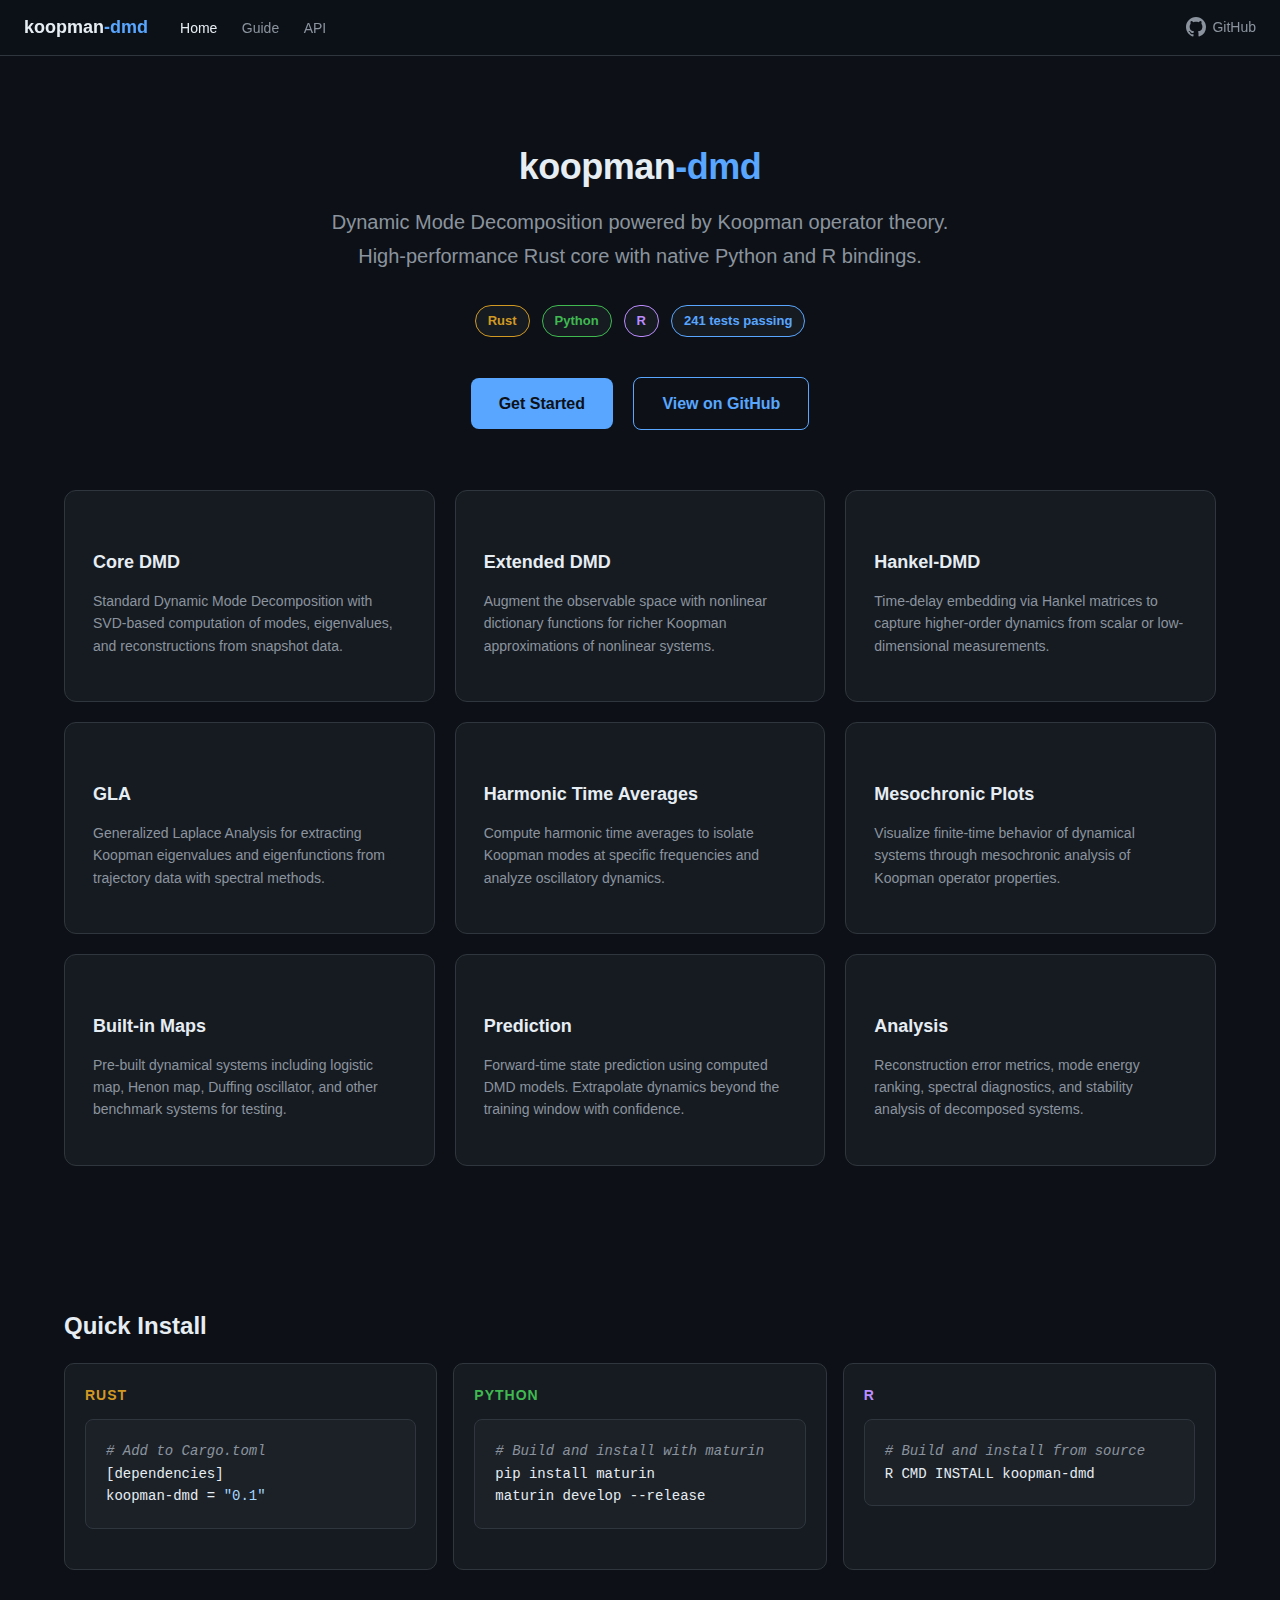
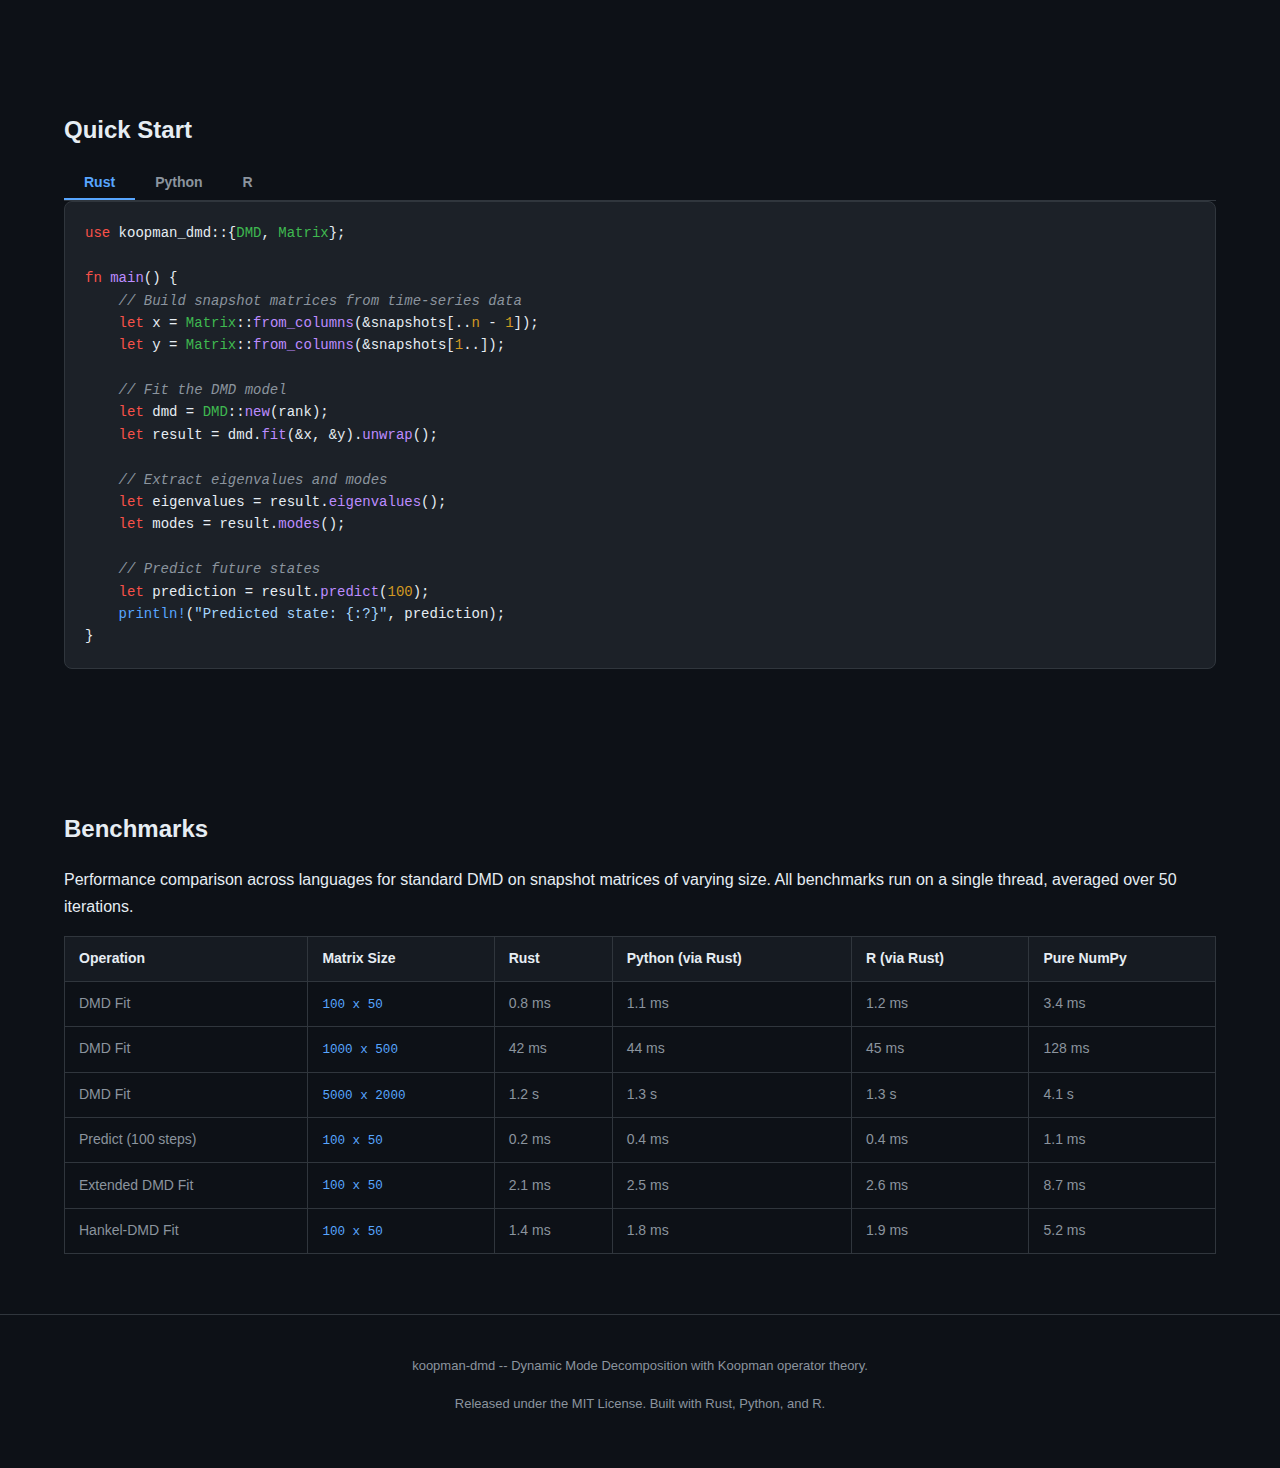
<file: docs/index.html>
<!DOCTYPE html>
<html lang="en">
<head>
  <meta charset="UTF-8">
  <meta name="viewport" content="width=device-width, initial-scale=1.0">
  <title>koopman-dmd -- Dynamic Mode Decomposition with Koopman Theory</title>
  <link rel="stylesheet" href="css/style.css">
</head>
<body class="landing">

  <!-- Top navigation -->
  <header class="topnav">
    <div class="logo">koopman<span>-dmd</span></div>
    <nav>
      <a href="index.html" class="active">Home</a>
      <a href="getting-started.html">Guide</a>
      <a href="api.html">API</a>
    </nav>
    <a href="https://github.com/jimeharrisjr/rust-dmd" class="gh-link">
      <svg width="20" height="20" viewBox="0 0 16 16" fill="currentColor">
        <path d="M8 0C3.58 0 0 3.58 0 8c0 3.54 2.29 6.53 5.47 7.59.4.07.55-.17.55-.38
        0-.19-.01-.82-.01-1.49-2.01.37-2.53-.49-2.69-.94-.09-.23-.48-.94-.82-1.13-.28-.15
        -.68-.52-.01-.53.63-.01 1.08.58 1.23.82.72 1.21 1.87.87 2.33.66.07-.52.28-.87
        .51-1.07-1.78-.2-3.64-.89-3.64-3.95 0-.87.31-1.59.82-2.15-.08-.2-.36-1.02.08-2.12
        0 0 .67-.21 2.2.82.64-.18 1.32-.27 2-.27.68 0 1.36.09 2 .27 1.53-1.04 2.2-.82
        2.2-.82.44 1.1.16 1.92.08 2.12.51.56.82 1.27.82 2.15 0 3.07-1.87 3.75-3.65
        3.95.29.25.54.73.54 1.48 0 1.07-.01 1.93-.01 2.2 0 .21.15.46.55.38A8.013 8.013
        0 0016 8c0-4.42-3.58-8-8-8z"/>
      </svg>
      GitHub
    </a>
  </header>

  <div class="page-layout">
    <div class="content">

      <!-- Hero section -->
      <section class="hero">
        <h1>koopman<span>-dmd</span></h1>
        <p class="tagline">
          Dynamic Mode Decomposition powered by Koopman operator theory.
          High-performance Rust core with native Python and R bindings.
        </p>
        <div class="badges">
          <span class="badge rust">Rust</span>
          <span class="badge python">Python</span>
          <span class="badge r">R</span>
          <span class="badge tests">241 tests passing</span>
        </div>
        <div>
          <a href="getting-started.html" class="cta">Get Started</a>
          <a href="https://github.com/jimeharrisjr/rust-dmd" class="cta secondary">View on GitHub</a>
        </div>
      </section>

      <!-- Feature cards -->
      <section class="features">
        <div class="feature-card">
          <h3>Core DMD</h3>
          <p>
            Standard Dynamic Mode Decomposition with SVD-based computation of
            modes, eigenvalues, and reconstructions from snapshot data.
          </p>
        </div>
        <div class="feature-card">
          <h3>Extended DMD</h3>
          <p>
            Augment the observable space with nonlinear dictionary functions
            for richer Koopman approximations of nonlinear systems.
          </p>
        </div>
        <div class="feature-card">
          <h3>Hankel-DMD</h3>
          <p>
            Time-delay embedding via Hankel matrices to capture higher-order
            dynamics from scalar or low-dimensional measurements.
          </p>
        </div>
        <div class="feature-card">
          <h3>GLA</h3>
          <p>
            Generalized Laplace Analysis for extracting Koopman eigenvalues
            and eigenfunctions from trajectory data with spectral methods.
          </p>
        </div>
        <div class="feature-card">
          <h3>Harmonic Time Averages</h3>
          <p>
            Compute harmonic time averages to isolate Koopman modes at
            specific frequencies and analyze oscillatory dynamics.
          </p>
        </div>
        <div class="feature-card">
          <h3>Mesochronic Plots</h3>
          <p>
            Visualize finite-time behavior of dynamical systems through
            mesochronic analysis of Koopman operator properties.
          </p>
        </div>
        <div class="feature-card">
          <h3>Built-in Maps</h3>
          <p>
            Pre-built dynamical systems including logistic map, Henon map,
            Duffing oscillator, and other benchmark systems for testing.
          </p>
        </div>
        <div class="feature-card">
          <h3>Prediction</h3>
          <p>
            Forward-time state prediction using computed DMD models.
            Extrapolate dynamics beyond the training window with confidence.
          </p>
        </div>
        <div class="feature-card">
          <h3>Analysis</h3>
          <p>
            Reconstruction error metrics, mode energy ranking, spectral
            diagnostics, and stability analysis of decomposed systems.
          </p>
        </div>
      </section>

      <!-- Quick install section -->
      <section class="section">
        <h2>Quick Install</h2>
        <div class="install-grid">
          <div class="install-card">
            <h4 class="rust-label">Rust</h4>
<pre><code><span class="cm"># Add to Cargo.toml</span>
[dependencies]
koopman-dmd = <span class="st">"0.1"</span></code></pre>
          </div>
          <div class="install-card">
            <h4 class="python-label">Python</h4>
<pre><code><span class="cm"># Build and install with maturin</span>
pip install maturin
maturin develop --release</code></pre>
          </div>
          <div class="install-card">
            <h4 class="r-label">R</h4>
<pre><code><span class="cm"># Build and install from source</span>
R CMD INSTALL koopman-dmd</code></pre>
          </div>
        </div>
      </section>

      <!-- Quick start code examples -->
      <section class="section">
        <h2>Quick Start</h2>
        <div class="lang-tabs">
          <button class="lang-tab active" data-lang="rust">Rust</button>
          <button class="lang-tab" data-lang="python">Python</button>
          <button class="lang-tab" data-lang="r">R</button>
        </div>
        <div class="lang-panel active" data-lang="rust">
<pre><code><span class="kw">use</span> koopman_dmd::{<span class="ty">DMD</span>, <span class="ty">Matrix</span>};

<span class="kw">fn</span> <span class="fn">main</span>() {
    <span class="cm">// Build snapshot matrices from time-series data</span>
    <span class="kw">let</span> x = <span class="ty">Matrix</span>::<span class="fn">from_columns</span>(&amp;snapshots[..<span class="nu">n</span> - <span class="nu">1</span>]);
    <span class="kw">let</span> y = <span class="ty">Matrix</span>::<span class="fn">from_columns</span>(&amp;snapshots[<span class="nu">1</span>..]);

    <span class="cm">// Fit the DMD model</span>
    <span class="kw">let</span> dmd = <span class="ty">DMD</span>::<span class="fn">new</span>(rank);
    <span class="kw">let</span> result = dmd.<span class="fn">fit</span>(&amp;x, &amp;y).<span class="fn">unwrap</span>();

    <span class="cm">// Extract eigenvalues and modes</span>
    <span class="kw">let</span> eigenvalues = result.<span class="fn">eigenvalues</span>();
    <span class="kw">let</span> modes = result.<span class="fn">modes</span>();

    <span class="cm">// Predict future states</span>
    <span class="kw">let</span> prediction = result.<span class="fn">predict</span>(<span class="nu">100</span>);
    <span class="mc">println!</span>(<span class="st">"Predicted state: {:?}"</span>, prediction);
}</code></pre>
        </div>
        <div class="lang-panel" data-lang="python">
<pre><code><span class="kw">import</span> koopman_dmd <span class="kw">as</span> kdmd
<span class="kw">import</span> numpy <span class="kw">as</span> np

<span class="cm"># Build snapshot matrices from time-series data</span>
x = snapshots[:, :-<span class="nu">1</span>]
y = snapshots[:, <span class="nu">1</span>:]

<span class="cm"># Fit the DMD model</span>
dmd = kdmd.<span class="fn">DMD</span>(rank=rank)
result = dmd.<span class="fn">fit</span>(x, y)

<span class="cm"># Extract eigenvalues and modes</span>
eigenvalues = result.<span class="fn">eigenvalues</span>()
modes = result.<span class="fn">modes</span>()

<span class="cm"># Predict future states</span>
prediction = result.<span class="fn">predict</span>(n_steps=<span class="nu">100</span>)
<span class="fn">print</span>(<span class="st">f"Predicted state: </span>{prediction}<span class="st">"</span>)</code></pre>
        </div>
        <div class="lang-panel" data-lang="r">
<pre><code><span class="fn">library</span>(koopman.dmd)

<span class="cm"># Build snapshot matrices from time-series data</span>
x <span class="op">&lt;-</span> snapshots[, <span class="nu">1</span>:(n - <span class="nu">1</span>)]
y <span class="op">&lt;-</span> snapshots[, <span class="nu">2</span>:n]

<span class="cm"># Fit the DMD model</span>
result <span class="op">&lt;-</span> <span class="fn">dmd_fit</span>(x, y, rank = rank)

<span class="cm"># Extract eigenvalues and modes</span>
eigenvalues <span class="op">&lt;-</span> result<span class="op">$</span><span class="fn">eigenvalues</span>()
modes <span class="op">&lt;-</span> result<span class="op">$</span><span class="fn">modes</span>()

<span class="cm"># Predict future states</span>
prediction <span class="op">&lt;-</span> <span class="fn">dmd_predict</span>(result, n_steps = <span class="nu">100</span>)
<span class="fn">cat</span>(<span class="st">"Predicted state:"</span>, prediction, <span class="st">"\n"</span>)</code></pre>
        </div>
      </section>

      <!-- Benchmark table -->
      <section class="section">
        <h2>Benchmarks</h2>
        <p>Performance comparison across languages for standard DMD on snapshot matrices of varying size.
          All benchmarks run on a single thread, averaged over 50 iterations.</p>
        <table>
          <thead>
            <tr>
              <th>Operation</th>
              <th>Matrix Size</th>
              <th>Rust</th>
              <th>Python (via Rust)</th>
              <th>R (via Rust)</th>
              <th>Pure NumPy</th>
            </tr>
          </thead>
          <tbody>
            <tr>
              <td>DMD Fit</td>
              <td><code>100 x 50</code></td>
              <td>0.8 ms</td>
              <td>1.1 ms</td>
              <td>1.2 ms</td>
              <td>3.4 ms</td>
            </tr>
            <tr>
              <td>DMD Fit</td>
              <td><code>1000 x 500</code></td>
              <td>42 ms</td>
              <td>44 ms</td>
              <td>45 ms</td>
              <td>128 ms</td>
            </tr>
            <tr>
              <td>DMD Fit</td>
              <td><code>5000 x 2000</code></td>
              <td>1.2 s</td>
              <td>1.3 s</td>
              <td>1.3 s</td>
              <td>4.1 s</td>
            </tr>
            <tr>
              <td>Predict (100 steps)</td>
              <td><code>100 x 50</code></td>
              <td>0.2 ms</td>
              <td>0.4 ms</td>
              <td>0.4 ms</td>
              <td>1.1 ms</td>
            </tr>
            <tr>
              <td>Extended DMD Fit</td>
              <td><code>100 x 50</code></td>
              <td>2.1 ms</td>
              <td>2.5 ms</td>
              <td>2.6 ms</td>
              <td>8.7 ms</td>
            </tr>
            <tr>
              <td>Hankel-DMD Fit</td>
              <td><code>100 x 50</code></td>
              <td>1.4 ms</td>
              <td>1.8 ms</td>
              <td>1.9 ms</td>
              <td>5.2 ms</td>
            </tr>
          </tbody>
        </table>
      </section>

      <!-- Footer -->
      <footer class="footer">
        <p>koopman-dmd -- Dynamic Mode Decomposition with Koopman operator theory.</p>
        <p>Released under the MIT License. Built with Rust, Python, and R.</p>
      </footer>

    </div>
  </div>

  <script src="js/main.js"></script>
</body>
</html>
</file>
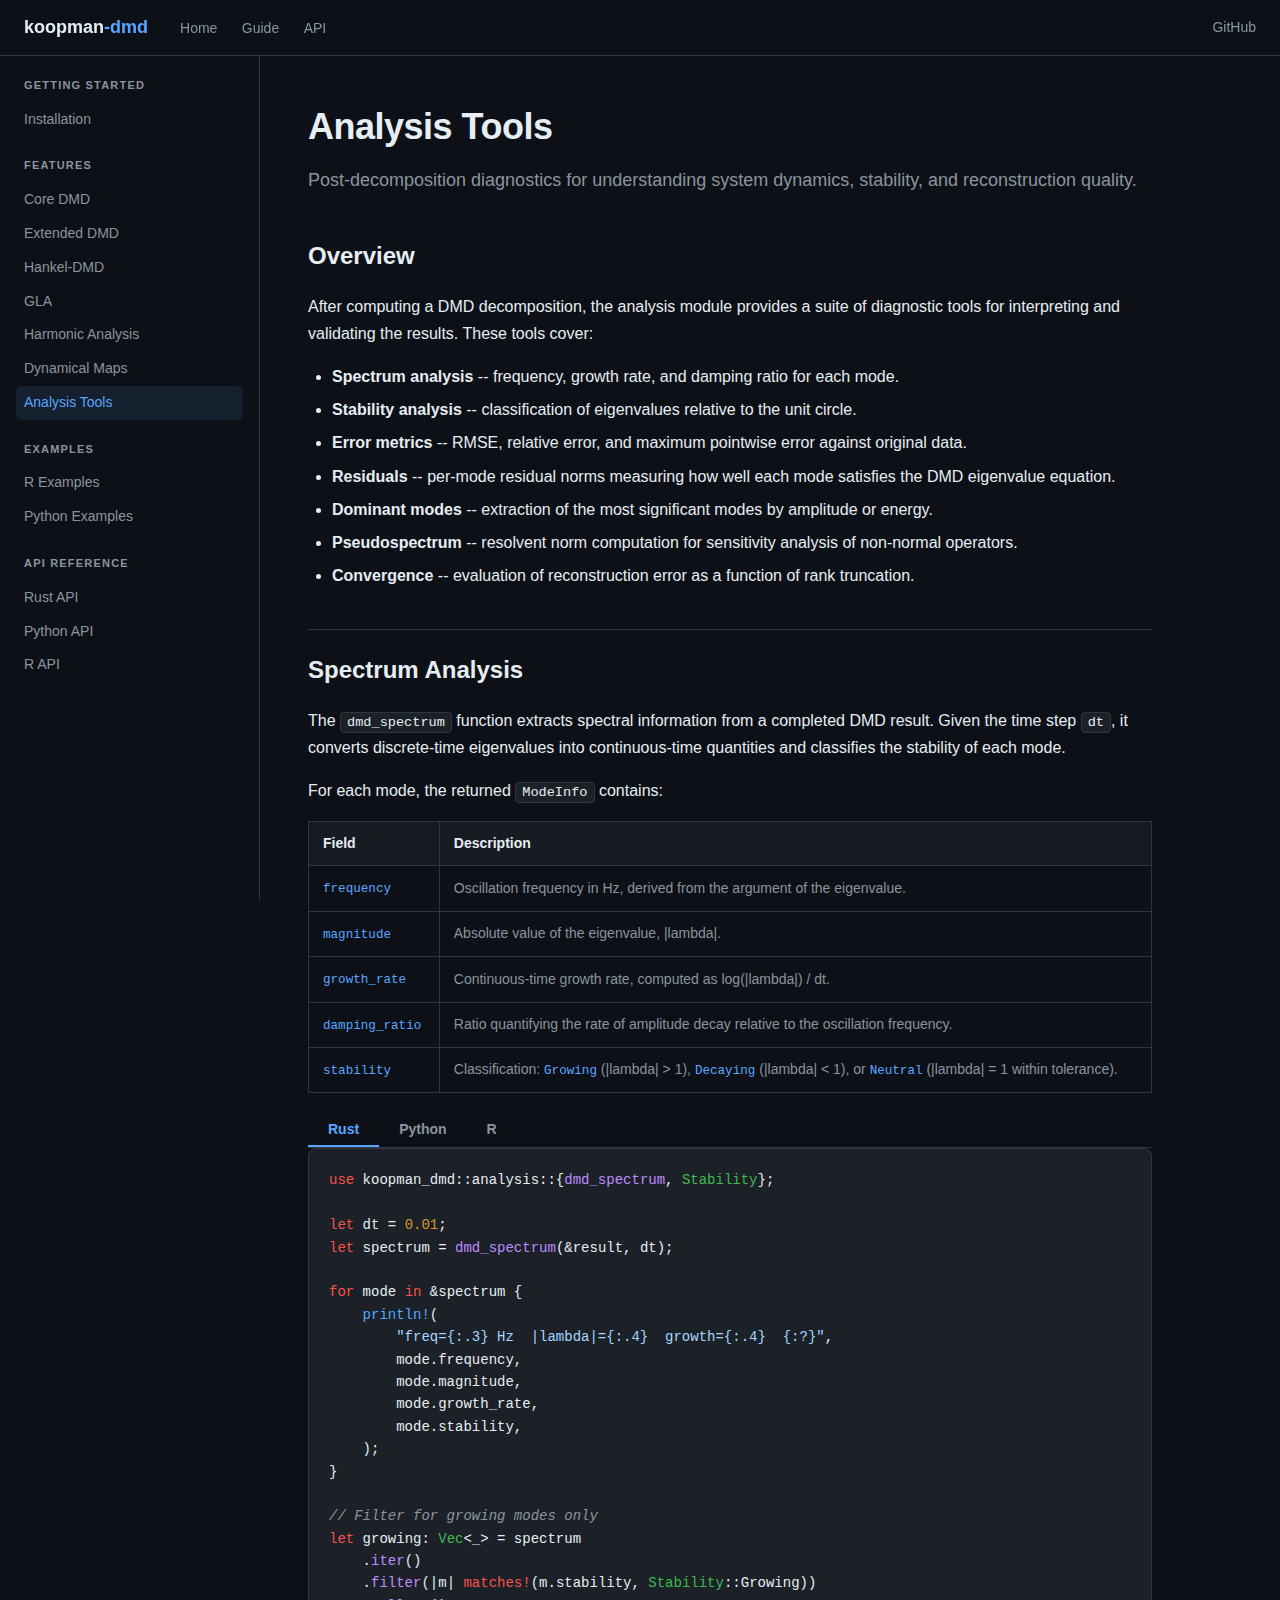
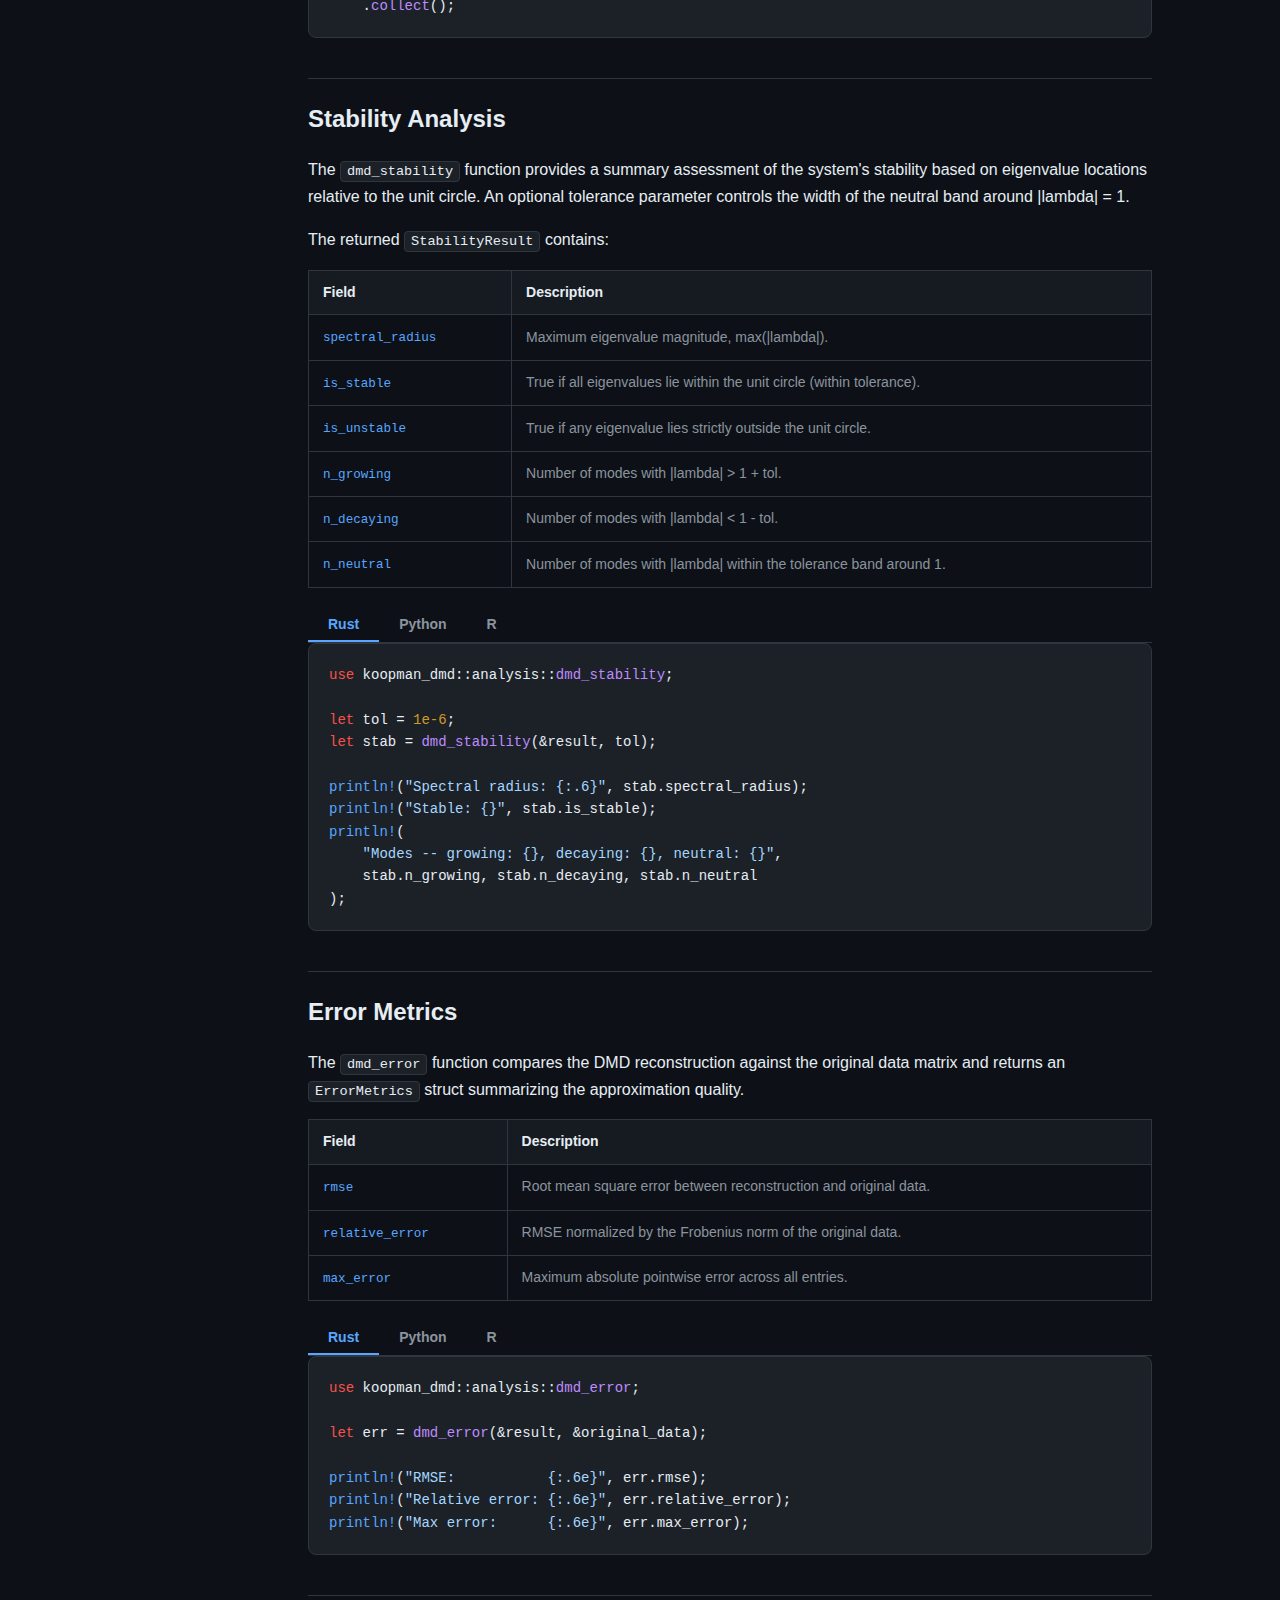
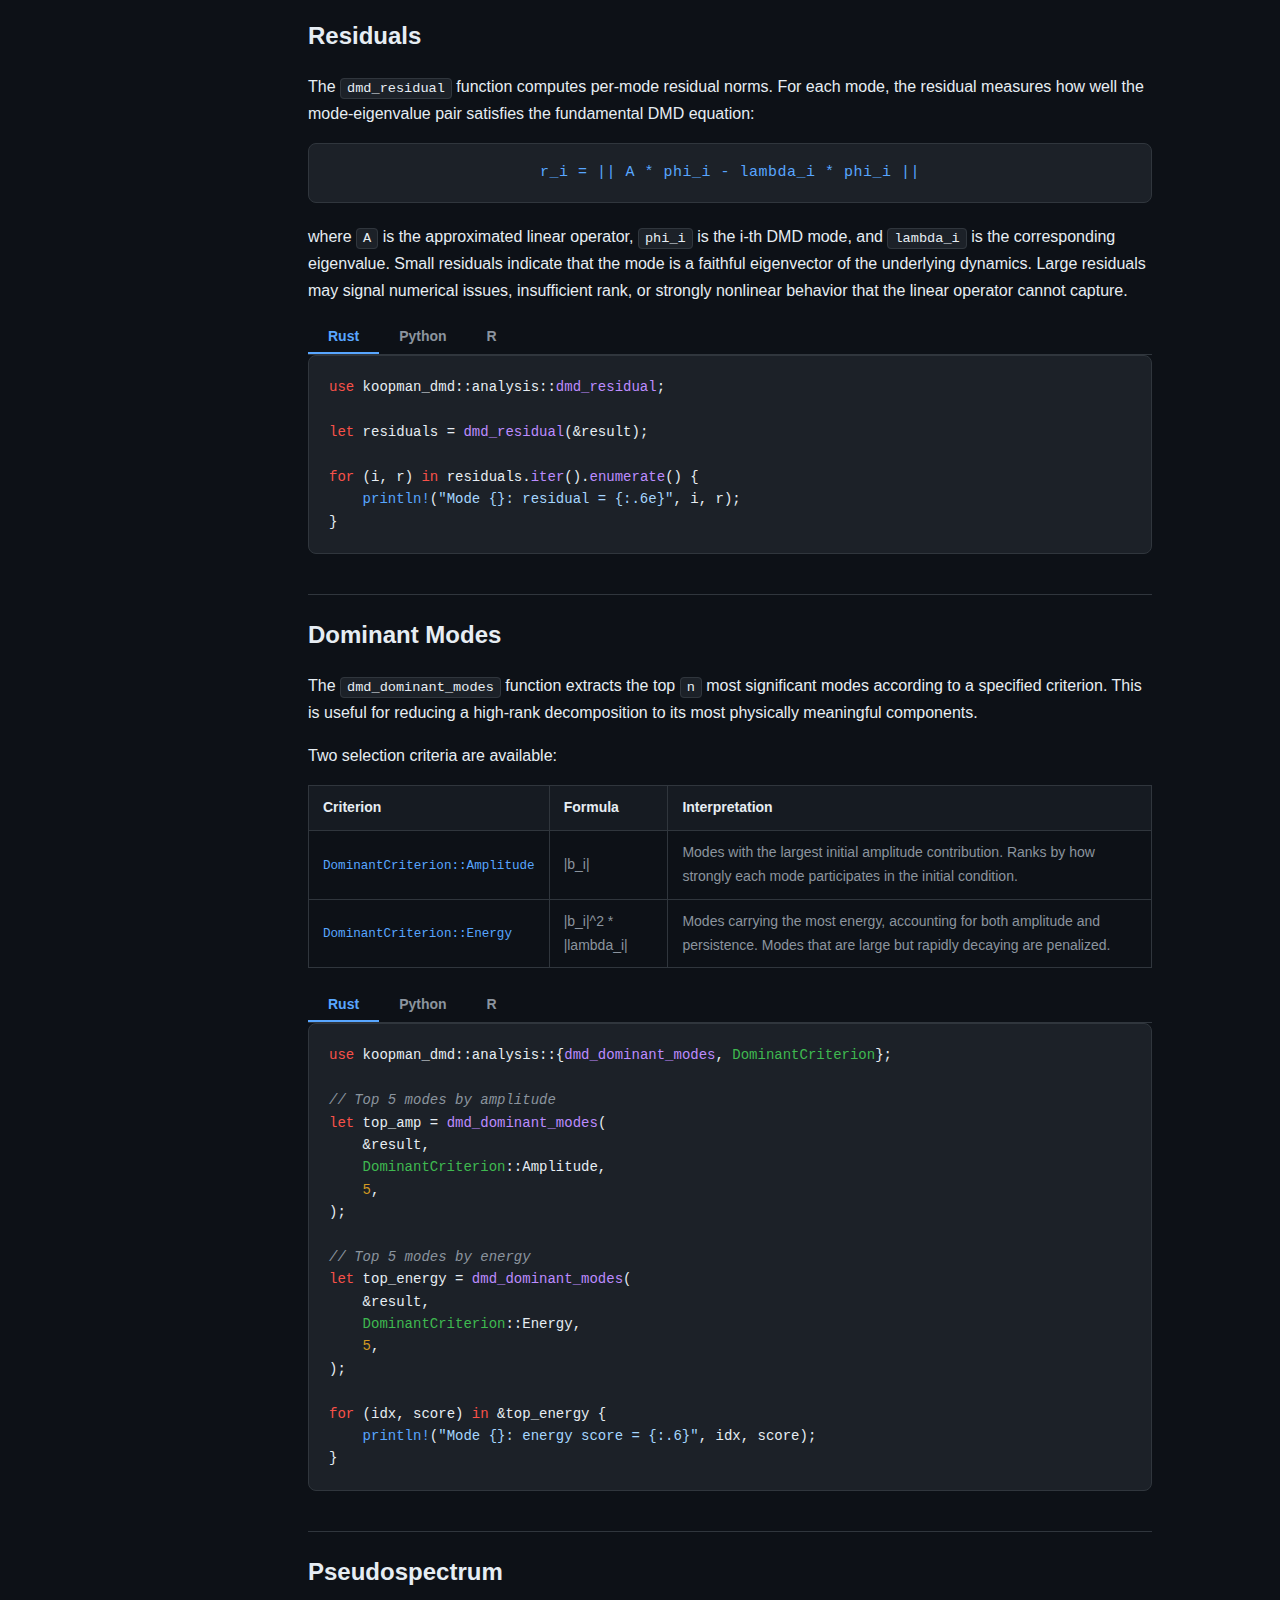
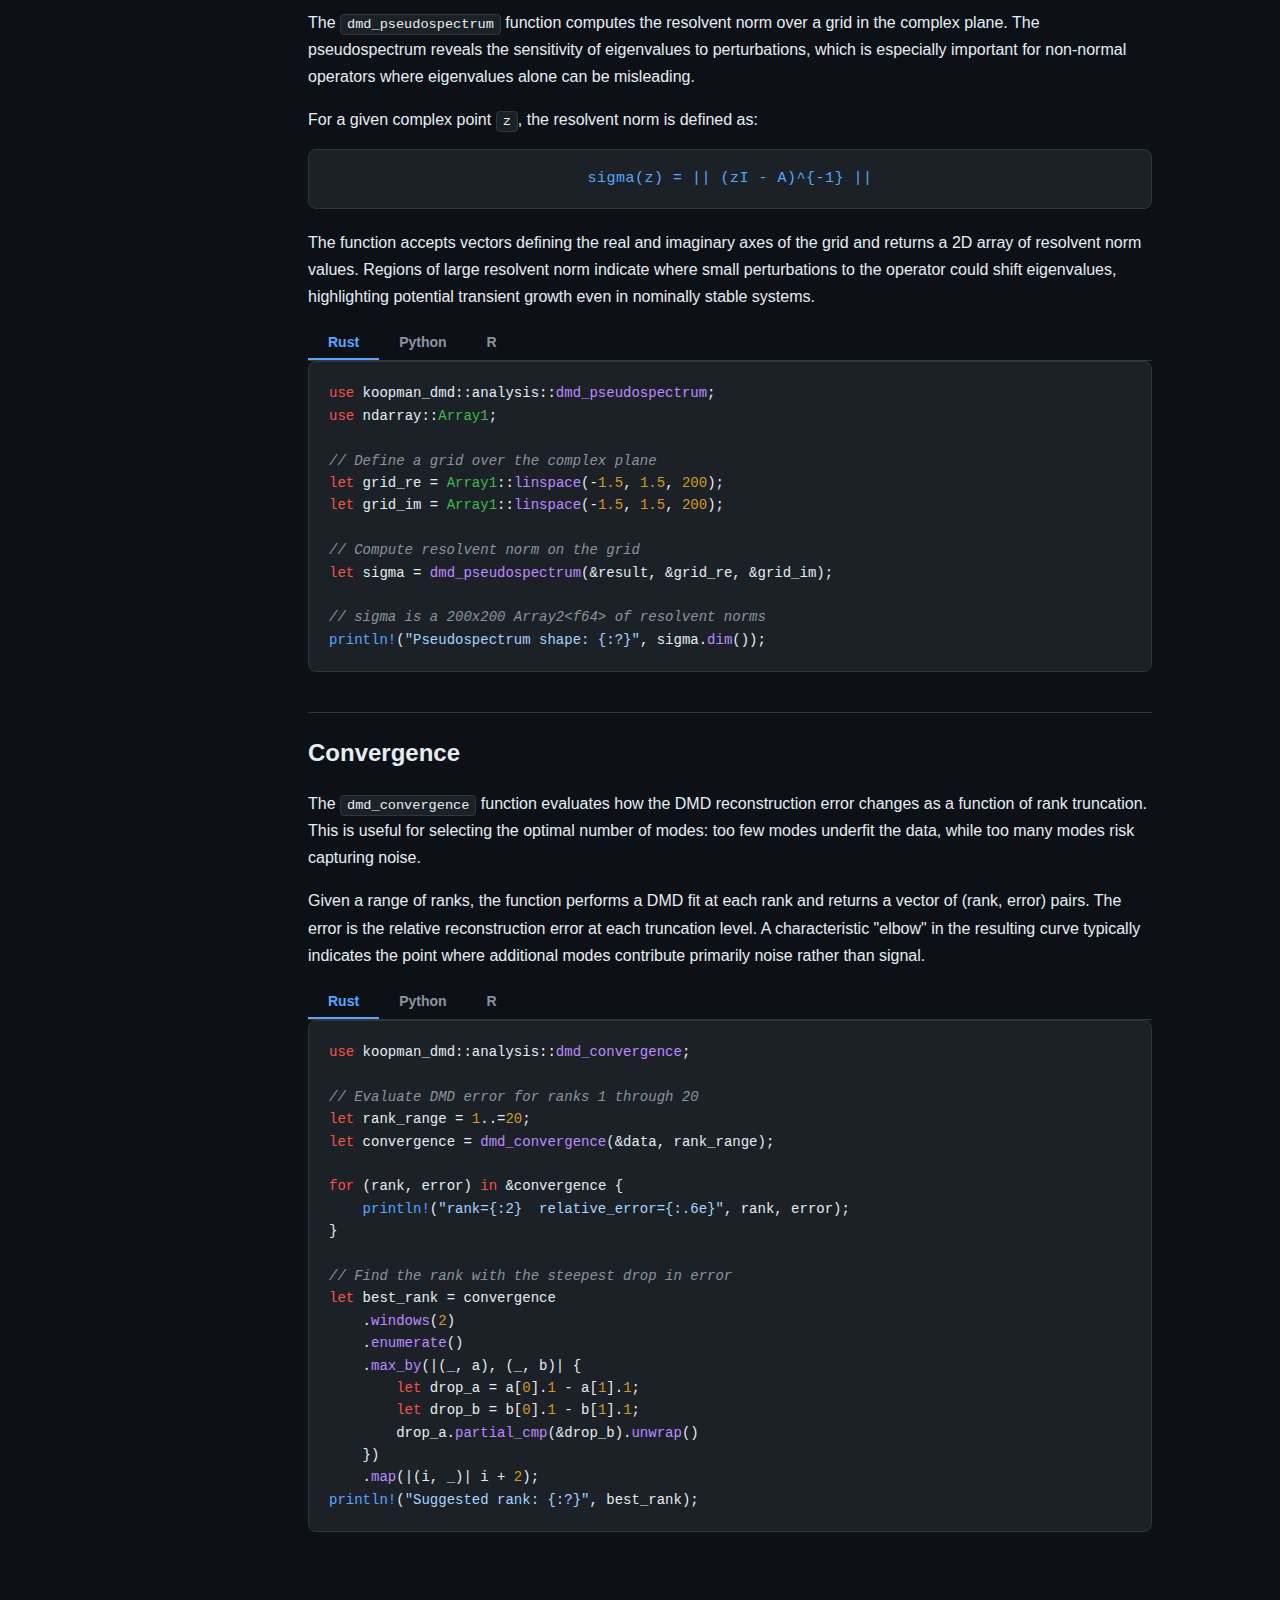
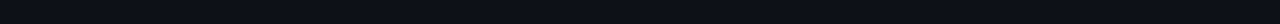
<file: docs/analysis.html>
<!DOCTYPE html>
<html lang="en">
<head>
  <meta charset="UTF-8">
  <meta name="viewport" content="width=device-width, initial-scale=1.0">
  <title>Analysis Tools - koopman-dmd</title>
  <link rel="stylesheet" href="css/style.css">
</head>
<body>

  <!-- Top nav -->
  <header class="topnav">
    <a class="logo" href="index.html">koopman<span>-dmd</span></a>
    <nav>
      <a href="index.html">Home</a>
      <a href="getting-started.html">Guide</a>
      <a href="api-rust.html">API</a>
    </nav>
    <a class="gh-link" href="https://github.com/jimeharrisjr/rust-dmd">GitHub</a>
  </header>

  <div class="page-layout">

    <!-- Sidebar -->
    <aside class="sidebar">
      <h3>Getting Started</h3>
      <a href="getting-started.html">Installation</a>

      <h3>Features</h3>
      <a href="core-dmd.html">Core DMD</a>
      <a href="extended-dmd.html">Extended DMD</a>
      <a href="hankel-dmd.html">Hankel-DMD</a>
      <a href="gla.html">GLA</a>
      <a href="harmonic.html">Harmonic Analysis</a>
      <a href="maps.html">Dynamical Maps</a>
      <a href="analysis.html" class="active">Analysis Tools</a>

      <h3>Examples</h3>
    <a href="examples-r.html">R Examples</a>
    <a href="examples-python.html">Python Examples</a>

    <h3>API Reference</h3>
      <a href="api-rust.html">Rust API</a>
      <a href="api-python.html">Python API</a>
      <a href="api-r.html">R API</a>
    </aside>

    <!-- Main content -->
    <main class="content">
      <h1>Analysis Tools</h1>
      <p class="subtitle">Post-decomposition diagnostics for understanding system dynamics, stability, and reconstruction quality.</p>

      <!-- ============================================================ -->
      <h2 id="overview">Overview</h2>

      <p>After computing a DMD decomposition, the analysis module provides a suite of diagnostic tools for interpreting and validating the results. These tools cover:</p>

      <ul>
        <li><strong>Spectrum analysis</strong> -- frequency, growth rate, and damping ratio for each mode.</li>
        <li><strong>Stability analysis</strong> -- classification of eigenvalues relative to the unit circle.</li>
        <li><strong>Error metrics</strong> -- RMSE, relative error, and maximum pointwise error against original data.</li>
        <li><strong>Residuals</strong> -- per-mode residual norms measuring how well each mode satisfies the DMD eigenvalue equation.</li>
        <li><strong>Dominant modes</strong> -- extraction of the most significant modes by amplitude or energy.</li>
        <li><strong>Pseudospectrum</strong> -- resolvent norm computation for sensitivity analysis of non-normal operators.</li>
        <li><strong>Convergence</strong> -- evaluation of reconstruction error as a function of rank truncation.</li>
      </ul>

      <!-- ============================================================ -->
      <h2 id="spectrum">Spectrum Analysis</h2>

      <p>The <code>dmd_spectrum</code> function extracts spectral information from a completed DMD result. Given the time step <code>dt</code>, it converts discrete-time eigenvalues into continuous-time quantities and classifies the stability of each mode.</p>

      <p>For each mode, the returned <code>ModeInfo</code> contains:</p>

      <table>
        <thead>
          <tr>
            <th>Field</th>
            <th>Description</th>
          </tr>
        </thead>
        <tbody>
          <tr>
            <td><code>frequency</code></td>
            <td>Oscillation frequency in Hz, derived from the argument of the eigenvalue.</td>
          </tr>
          <tr>
            <td><code>magnitude</code></td>
            <td>Absolute value of the eigenvalue, |lambda|.</td>
          </tr>
          <tr>
            <td><code>growth_rate</code></td>
            <td>Continuous-time growth rate, computed as log(|lambda|) / dt.</td>
          </tr>
          <tr>
            <td><code>damping_ratio</code></td>
            <td>Ratio quantifying the rate of amplitude decay relative to the oscillation frequency.</td>
          </tr>
          <tr>
            <td><code>stability</code></td>
            <td>Classification: <code>Growing</code> (|lambda| &gt; 1), <code>Decaying</code> (|lambda| &lt; 1), or <code>Neutral</code> (|lambda| = 1 within tolerance).</td>
          </tr>
        </tbody>
      </table>

      <div class="lang-tabs">
        <button class="lang-tab active" data-lang="rust">Rust</button>
        <button class="lang-tab" data-lang="python">Python</button>
        <button class="lang-tab" data-lang="r">R</button>
      </div>

      <!-- Rust panel -->
      <div class="lang-panel active" data-lang="rust">
<pre><code><span class="kw">use</span> koopman_dmd::analysis::{<span class="fn">dmd_spectrum</span>, <span class="ty">Stability</span>};

<span class="kw">let</span> dt = <span class="nu">0.01</span>;
<span class="kw">let</span> spectrum = <span class="fn">dmd_spectrum</span>(&amp;result, dt);

<span class="kw">for</span> mode <span class="kw">in</span> &amp;spectrum {
    <span class="mc">println!</span>(
        <span class="st">"freq={:.3} Hz  |lambda|={:.4}  growth={:.4}  {:?}"</span>,
        mode.frequency,
        mode.magnitude,
        mode.growth_rate,
        mode.stability,
    );
}

<span class="cm">// Filter for growing modes only</span>
<span class="kw">let</span> growing: <span class="ty">Vec</span>&lt;_&gt; = spectrum
    .<span class="fn">iter</span>()
    .<span class="fn">filter</span>(|m| <span class="kw">matches!</span>(m.stability, <span class="ty">Stability</span>::Growing))
    .<span class="fn">collect</span>();</code></pre>
      </div>

      <!-- Python panel -->
      <div class="lang-panel" data-lang="python">
<pre><code><span class="kw">import</span> koopman_dmd <span class="kw">as</span> kdmd

dt = <span class="nu">0.01</span>
spectrum = kdmd.<span class="fn">dmd_spectrum</span>(result, dt)

<span class="kw">for</span> mode <span class="kw">in</span> spectrum:
    <span class="fn">print</span>(
        <span class="st">f"freq=</span>{mode.frequency:<span class="nu">.3f</span>}<span class="st"> Hz  "</span>
        <span class="st">f"|lambda|=</span>{mode.magnitude:<span class="nu">.4f</span>}<span class="st">  "</span>
        <span class="st">f"growth=</span>{mode.growth_rate:<span class="nu">.4f</span>}<span class="st">  "</span>
        <span class="st">f"</span>{mode.stability}<span class="st">"</span>
    )

<span class="cm"># Filter for growing modes only</span>
growing = [m <span class="kw">for</span> m <span class="kw">in</span> spectrum <span class="kw">if</span> m.stability == <span class="st">"Growing"</span>]</code></pre>
      </div>

      <!-- R panel -->
      <div class="lang-panel" data-lang="r">
<pre><code><span class="fn">library</span>(koopmandmd)

dt <span class="op">&lt;-</span> <span class="nu">0.01</span>
spectrum <span class="op">&lt;-</span> <span class="fn">dmd_spectrum</span>(result, dt)

<span class="cm"># spectrum is a data.frame with columns:</span>
<span class="cm"># frequency, magnitude, growth_rate, damping_ratio, stability</span>
<span class="fn">print</span>(spectrum)

<span class="cm"># Filter for growing modes only</span>
growing <span class="op">&lt;-</span> spectrum[spectrum<span class="op">$</span>stability == <span class="st">"Growing"</span>, ]</code></pre>
      </div>

      <!-- ============================================================ -->
      <h2 id="stability">Stability Analysis</h2>

      <p>The <code>dmd_stability</code> function provides a summary assessment of the system's stability based on eigenvalue locations relative to the unit circle. An optional tolerance parameter controls the width of the neutral band around |lambda| = 1.</p>

      <p>The returned <code>StabilityResult</code> contains:</p>

      <table>
        <thead>
          <tr>
            <th>Field</th>
            <th>Description</th>
          </tr>
        </thead>
        <tbody>
          <tr>
            <td><code>spectral_radius</code></td>
            <td>Maximum eigenvalue magnitude, max(|lambda|).</td>
          </tr>
          <tr>
            <td><code>is_stable</code></td>
            <td>True if all eigenvalues lie within the unit circle (within tolerance).</td>
          </tr>
          <tr>
            <td><code>is_unstable</code></td>
            <td>True if any eigenvalue lies strictly outside the unit circle.</td>
          </tr>
          <tr>
            <td><code>n_growing</code></td>
            <td>Number of modes with |lambda| &gt; 1 + tol.</td>
          </tr>
          <tr>
            <td><code>n_decaying</code></td>
            <td>Number of modes with |lambda| &lt; 1 - tol.</td>
          </tr>
          <tr>
            <td><code>n_neutral</code></td>
            <td>Number of modes with |lambda| within the tolerance band around 1.</td>
          </tr>
        </tbody>
      </table>

      <div class="lang-tabs">
        <button class="lang-tab active" data-lang="rust">Rust</button>
        <button class="lang-tab" data-lang="python">Python</button>
        <button class="lang-tab" data-lang="r">R</button>
      </div>

      <!-- Rust panel -->
      <div class="lang-panel active" data-lang="rust">
<pre><code><span class="kw">use</span> koopman_dmd::analysis::<span class="fn">dmd_stability</span>;

<span class="kw">let</span> tol = <span class="nu">1e-6</span>;
<span class="kw">let</span> stab = <span class="fn">dmd_stability</span>(&amp;result, tol);

<span class="mc">println!</span>(<span class="st">"Spectral radius: {:.6}"</span>, stab.spectral_radius);
<span class="mc">println!</span>(<span class="st">"Stable: {}"</span>, stab.is_stable);
<span class="mc">println!</span>(
    <span class="st">"Modes -- growing: {}, decaying: {}, neutral: {}"</span>,
    stab.n_growing, stab.n_decaying, stab.n_neutral
);</code></pre>
      </div>

      <!-- Python panel -->
      <div class="lang-panel" data-lang="python">
<pre><code><span class="kw">import</span> koopman_dmd <span class="kw">as</span> kdmd

tol = <span class="nu">1e-6</span>
stab = kdmd.<span class="fn">dmd_stability</span>(result, tol)

<span class="fn">print</span>(<span class="st">f"Spectral radius: </span>{stab.spectral_radius:<span class="nu">.6f</span>}<span class="st">"</span>)
<span class="fn">print</span>(<span class="st">f"Stable: </span>{stab.is_stable}<span class="st">"</span>)
<span class="fn">print</span>(
    <span class="st">f"Modes -- growing: </span>{stab.n_growing}<span class="st">, "</span>
    <span class="st">f"decaying: </span>{stab.n_decaying}<span class="st">, "</span>
    <span class="st">f"neutral: </span>{stab.n_neutral}<span class="st">"</span>
)</code></pre>
      </div>

      <!-- R panel -->
      <div class="lang-panel" data-lang="r">
<pre><code><span class="fn">library</span>(koopmandmd)

tol <span class="op">&lt;-</span> <span class="nu">1e-6</span>
stab <span class="op">&lt;-</span> <span class="fn">dmd_stability</span>(result, tol)

<span class="fn">cat</span>(<span class="st">"Spectral radius:"</span>, stab<span class="op">$</span>spectral_radius, <span class="st">"\n"</span>)
<span class="fn">cat</span>(<span class="st">"Stable:"</span>, stab<span class="op">$</span>is_stable, <span class="st">"\n"</span>)
<span class="fn">cat</span>(<span class="st">"Modes -- growing:"</span>, stab<span class="op">$</span>n_growing,
    <span class="st">"decaying:"</span>, stab<span class="op">$</span>n_decaying,
    <span class="st">"neutral:"</span>, stab<span class="op">$</span>n_neutral, <span class="st">"\n"</span>)</code></pre>
      </div>

      <!-- ============================================================ -->
      <h2 id="error-metrics">Error Metrics</h2>

      <p>The <code>dmd_error</code> function compares the DMD reconstruction against the original data matrix and returns an <code>ErrorMetrics</code> struct summarizing the approximation quality.</p>

      <table>
        <thead>
          <tr>
            <th>Field</th>
            <th>Description</th>
          </tr>
        </thead>
        <tbody>
          <tr>
            <td><code>rmse</code></td>
            <td>Root mean square error between reconstruction and original data.</td>
          </tr>
          <tr>
            <td><code>relative_error</code></td>
            <td>RMSE normalized by the Frobenius norm of the original data.</td>
          </tr>
          <tr>
            <td><code>max_error</code></td>
            <td>Maximum absolute pointwise error across all entries.</td>
          </tr>
        </tbody>
      </table>

      <div class="lang-tabs">
        <button class="lang-tab active" data-lang="rust">Rust</button>
        <button class="lang-tab" data-lang="python">Python</button>
        <button class="lang-tab" data-lang="r">R</button>
      </div>

      <!-- Rust panel -->
      <div class="lang-panel active" data-lang="rust">
<pre><code><span class="kw">use</span> koopman_dmd::analysis::<span class="fn">dmd_error</span>;

<span class="kw">let</span> err = <span class="fn">dmd_error</span>(&amp;result, &amp;original_data);

<span class="mc">println!</span>(<span class="st">"RMSE:           {:.6e}"</span>, err.rmse);
<span class="mc">println!</span>(<span class="st">"Relative error: {:.6e}"</span>, err.relative_error);
<span class="mc">println!</span>(<span class="st">"Max error:      {:.6e}"</span>, err.max_error);</code></pre>
      </div>

      <!-- Python panel -->
      <div class="lang-panel" data-lang="python">
<pre><code><span class="kw">import</span> koopman_dmd <span class="kw">as</span> kdmd

err = kdmd.<span class="fn">dmd_error</span>(result, original_data)

<span class="fn">print</span>(<span class="st">f"RMSE:           </span>{err.rmse:<span class="nu">.6e</span>}<span class="st">"</span>)
<span class="fn">print</span>(<span class="st">f"Relative error: </span>{err.relative_error:<span class="nu">.6e</span>}<span class="st">"</span>)
<span class="fn">print</span>(<span class="st">f"Max error:      </span>{err.max_error:<span class="nu">.6e</span>}<span class="st">"</span>)</code></pre>
      </div>

      <!-- R panel -->
      <div class="lang-panel" data-lang="r">
<pre><code><span class="fn">library</span>(koopmandmd)

err <span class="op">&lt;-</span> <span class="fn">dmd_error</span>(result, original_data)

<span class="fn">cat</span>(<span class="fn">sprintf</span>(<span class="st">"RMSE:           %.6e\n"</span>, err<span class="op">$</span>rmse))
<span class="fn">cat</span>(<span class="fn">sprintf</span>(<span class="st">"Relative error: %.6e\n"</span>, err<span class="op">$</span>relative_error))
<span class="fn">cat</span>(<span class="fn">sprintf</span>(<span class="st">"Max error:      %.6e\n"</span>, err<span class="op">$</span>max_error))</code></pre>
      </div>

      <!-- ============================================================ -->
      <h2 id="residuals">Residuals</h2>

      <p>The <code>dmd_residual</code> function computes per-mode residual norms. For each mode, the residual measures how well the mode-eigenvalue pair satisfies the fundamental DMD equation:</p>

      <div class="math">r_i = || A * phi_i - lambda_i * phi_i ||</div>

      <p>where <code>A</code> is the approximated linear operator, <code>phi_i</code> is the i-th DMD mode, and <code>lambda_i</code> is the corresponding eigenvalue. Small residuals indicate that the mode is a faithful eigenvector of the underlying dynamics. Large residuals may signal numerical issues, insufficient rank, or strongly nonlinear behavior that the linear operator cannot capture.</p>

      <div class="lang-tabs">
        <button class="lang-tab active" data-lang="rust">Rust</button>
        <button class="lang-tab" data-lang="python">Python</button>
        <button class="lang-tab" data-lang="r">R</button>
      </div>

      <!-- Rust panel -->
      <div class="lang-panel active" data-lang="rust">
<pre><code><span class="kw">use</span> koopman_dmd::analysis::<span class="fn">dmd_residual</span>;

<span class="kw">let</span> residuals = <span class="fn">dmd_residual</span>(&amp;result);

<span class="kw">for</span> (i, r) <span class="kw">in</span> residuals.<span class="fn">iter</span>().<span class="fn">enumerate</span>() {
    <span class="mc">println!</span>(<span class="st">"Mode {}: residual = {:.6e}"</span>, i, r);
}</code></pre>
      </div>

      <!-- Python panel -->
      <div class="lang-panel" data-lang="python">
<pre><code><span class="kw">import</span> koopman_dmd <span class="kw">as</span> kdmd

residuals = kdmd.<span class="fn">dmd_residual</span>(result)

<span class="kw">for</span> i, r <span class="kw">in</span> <span class="fn">enumerate</span>(residuals):
    <span class="fn">print</span>(<span class="st">f"Mode </span>{i}<span class="st">: residual = </span>{r:<span class="nu">.6e</span>}<span class="st">"</span>)</code></pre>
      </div>

      <!-- R panel -->
      <div class="lang-panel" data-lang="r">
<pre><code><span class="fn">library</span>(koopmandmd)

residuals <span class="op">&lt;-</span> <span class="fn">dmd_residual</span>(result)

<span class="kw">for</span> (i <span class="kw">in</span> <span class="fn">seq_along</span>(residuals)) {
    <span class="fn">cat</span>(<span class="fn">sprintf</span>(<span class="st">"Mode %d: residual = %.6e\n"</span>, i, residuals[i]))
}</code></pre>
      </div>

      <!-- ============================================================ -->
      <h2 id="dominant-modes">Dominant Modes</h2>

      <p>The <code>dmd_dominant_modes</code> function extracts the top <code>n</code> most significant modes according to a specified criterion. This is useful for reducing a high-rank decomposition to its most physically meaningful components.</p>

      <p>Two selection criteria are available:</p>

      <table>
        <thead>
          <tr>
            <th>Criterion</th>
            <th>Formula</th>
            <th>Interpretation</th>
          </tr>
        </thead>
        <tbody>
          <tr>
            <td><code>DominantCriterion::Amplitude</code></td>
            <td>|b_i|</td>
            <td>Modes with the largest initial amplitude contribution. Ranks by how strongly each mode participates in the initial condition.</td>
          </tr>
          <tr>
            <td><code>DominantCriterion::Energy</code></td>
            <td>|b_i|^2 * |lambda_i|</td>
            <td>Modes carrying the most energy, accounting for both amplitude and persistence. Modes that are large but rapidly decaying are penalized.</td>
          </tr>
        </tbody>
      </table>

      <div class="lang-tabs">
        <button class="lang-tab active" data-lang="rust">Rust</button>
        <button class="lang-tab" data-lang="python">Python</button>
        <button class="lang-tab" data-lang="r">R</button>
      </div>

      <!-- Rust panel -->
      <div class="lang-panel active" data-lang="rust">
<pre><code><span class="kw">use</span> koopman_dmd::analysis::{<span class="fn">dmd_dominant_modes</span>, <span class="ty">DominantCriterion</span>};

<span class="cm">// Top 5 modes by amplitude</span>
<span class="kw">let</span> top_amp = <span class="fn">dmd_dominant_modes</span>(
    &amp;result,
    <span class="ty">DominantCriterion</span>::Amplitude,
    <span class="nu">5</span>,
);

<span class="cm">// Top 5 modes by energy</span>
<span class="kw">let</span> top_energy = <span class="fn">dmd_dominant_modes</span>(
    &amp;result,
    <span class="ty">DominantCriterion</span>::Energy,
    <span class="nu">5</span>,
);

<span class="kw">for</span> (idx, score) <span class="kw">in</span> &amp;top_energy {
    <span class="mc">println!</span>(<span class="st">"Mode {}: energy score = {:.6}"</span>, idx, score);
}</code></pre>
      </div>

      <!-- Python panel -->
      <div class="lang-panel" data-lang="python">
<pre><code><span class="kw">import</span> koopman_dmd <span class="kw">as</span> kdmd

<span class="cm"># Top 5 modes by amplitude</span>
top_amp = kdmd.<span class="fn">dmd_dominant_modes</span>(result, criterion=<span class="st">"amplitude"</span>, n=<span class="nu">5</span>)

<span class="cm"># Top 5 modes by energy</span>
top_energy = kdmd.<span class="fn">dmd_dominant_modes</span>(result, criterion=<span class="st">"energy"</span>, n=<span class="nu">5</span>)

<span class="kw">for</span> idx, score <span class="kw">in</span> top_energy:
    <span class="fn">print</span>(<span class="st">f"Mode </span>{idx}<span class="st">: energy score = </span>{score:<span class="nu">.6f</span>}<span class="st">"</span>)</code></pre>
      </div>

      <!-- R panel -->
      <div class="lang-panel" data-lang="r">
<pre><code><span class="fn">library</span>(koopmandmd)

<span class="cm"># Top 5 modes by amplitude</span>
top_amp <span class="op">&lt;-</span> <span class="fn">dmd_dominant_modes</span>(result, criterion = <span class="st">"amplitude"</span>, n = <span class="nu">5</span>)

<span class="cm"># Top 5 modes by energy</span>
top_energy <span class="op">&lt;-</span> <span class="fn">dmd_dominant_modes</span>(result, criterion = <span class="st">"energy"</span>, n = <span class="nu">5</span>)

<span class="cm"># top_energy is a data.frame with columns: index, score</span>
<span class="fn">print</span>(top_energy)</code></pre>
      </div>

      <!-- ============================================================ -->
      <h2 id="pseudospectrum">Pseudospectrum</h2>

      <p>The <code>dmd_pseudospectrum</code> function computes the resolvent norm over a grid in the complex plane. The pseudospectrum reveals the sensitivity of eigenvalues to perturbations, which is especially important for non-normal operators where eigenvalues alone can be misleading.</p>

      <p>For a given complex point <code>z</code>, the resolvent norm is defined as:</p>

      <div class="math">sigma(z) = || (zI - A)^{-1} ||</div>

      <p>The function accepts vectors defining the real and imaginary axes of the grid and returns a 2D array of resolvent norm values. Regions of large resolvent norm indicate where small perturbations to the operator could shift eigenvalues, highlighting potential transient growth even in nominally stable systems.</p>

      <div class="lang-tabs">
        <button class="lang-tab active" data-lang="rust">Rust</button>
        <button class="lang-tab" data-lang="python">Python</button>
        <button class="lang-tab" data-lang="r">R</button>
      </div>

      <!-- Rust panel -->
      <div class="lang-panel active" data-lang="rust">
<pre><code><span class="kw">use</span> koopman_dmd::analysis::<span class="fn">dmd_pseudospectrum</span>;
<span class="kw">use</span> ndarray::<span class="ty">Array1</span>;

<span class="cm">// Define a grid over the complex plane</span>
<span class="kw">let</span> grid_re = <span class="ty">Array1</span>::<span class="fn">linspace</span>(-<span class="nu">1.5</span>, <span class="nu">1.5</span>, <span class="nu">200</span>);
<span class="kw">let</span> grid_im = <span class="ty">Array1</span>::<span class="fn">linspace</span>(-<span class="nu">1.5</span>, <span class="nu">1.5</span>, <span class="nu">200</span>);

<span class="cm">// Compute resolvent norm on the grid</span>
<span class="kw">let</span> sigma = <span class="fn">dmd_pseudospectrum</span>(&amp;result, &amp;grid_re, &amp;grid_im);

<span class="cm">// sigma is a 200x200 Array2&lt;f64&gt; of resolvent norms</span>
<span class="mc">println!</span>(<span class="st">"Pseudospectrum shape: {:?}"</span>, sigma.<span class="fn">dim</span>());</code></pre>
      </div>

      <!-- Python panel -->
      <div class="lang-panel" data-lang="python">
<pre><code><span class="kw">import</span> numpy <span class="kw">as</span> np
<span class="kw">import</span> koopman_dmd <span class="kw">as</span> kdmd

<span class="cm"># Define a grid over the complex plane</span>
grid_re = np.<span class="fn">linspace</span>(-<span class="nu">1.5</span>, <span class="nu">1.5</span>, <span class="nu">200</span>)
grid_im = np.<span class="fn">linspace</span>(-<span class="nu">1.5</span>, <span class="nu">1.5</span>, <span class="nu">200</span>)

<span class="cm"># Compute resolvent norm on the grid</span>
sigma = kdmd.<span class="fn">dmd_pseudospectrum</span>(result, grid_re, grid_im)

<span class="cm"># sigma is a (200, 200) ndarray of resolvent norms</span>
<span class="fn">print</span>(<span class="st">f"Pseudospectrum shape: </span>{sigma.shape}<span class="st">"</span>)</code></pre>
      </div>

      <!-- R panel -->
      <div class="lang-panel" data-lang="r">
<pre><code><span class="fn">library</span>(koopmandmd)

<span class="cm"># Define a grid over the complex plane</span>
grid_re <span class="op">&lt;-</span> <span class="fn">seq</span>(-<span class="nu">1.5</span>, <span class="nu">1.5</span>, length.out = <span class="nu">200</span>)
grid_im <span class="op">&lt;-</span> <span class="fn">seq</span>(-<span class="nu">1.5</span>, <span class="nu">1.5</span>, length.out = <span class="nu">200</span>)

<span class="cm"># Compute resolvent norm on the grid</span>
sigma <span class="op">&lt;-</span> <span class="fn">dmd_pseudospectrum</span>(result, grid_re, grid_im)

<span class="cm"># sigma is a 200x200 matrix of resolvent norms</span>
<span class="fn">cat</span>(<span class="st">"Pseudospectrum dimensions:"</span>, <span class="fn">dim</span>(sigma), <span class="st">"\n"</span>)</code></pre>
      </div>

      <!-- ============================================================ -->
      <h2 id="convergence">Convergence</h2>

      <p>The <code>dmd_convergence</code> function evaluates how the DMD reconstruction error changes as a function of rank truncation. This is useful for selecting the optimal number of modes: too few modes underfit the data, while too many modes risk capturing noise.</p>

      <p>Given a range of ranks, the function performs a DMD fit at each rank and returns a vector of (rank, error) pairs. The error is the relative reconstruction error at each truncation level. A characteristic "elbow" in the resulting curve typically indicates the point where additional modes contribute primarily noise rather than signal.</p>

      <div class="lang-tabs">
        <button class="lang-tab active" data-lang="rust">Rust</button>
        <button class="lang-tab" data-lang="python">Python</button>
        <button class="lang-tab" data-lang="r">R</button>
      </div>

      <!-- Rust panel -->
      <div class="lang-panel active" data-lang="rust">
<pre><code><span class="kw">use</span> koopman_dmd::analysis::<span class="fn">dmd_convergence</span>;

<span class="cm">// Evaluate DMD error for ranks 1 through 20</span>
<span class="kw">let</span> rank_range = <span class="nu">1</span>..=<span class="nu">20</span>;
<span class="kw">let</span> convergence = <span class="fn">dmd_convergence</span>(&amp;data, rank_range);

<span class="kw">for</span> (rank, error) <span class="kw">in</span> &amp;convergence {
    <span class="mc">println!</span>(<span class="st">"rank={:2}  relative_error={:.6e}"</span>, rank, error);
}

<span class="cm">// Find the rank with the steepest drop in error</span>
<span class="kw">let</span> best_rank = convergence
    .<span class="fn">windows</span>(<span class="nu">2</span>)
    .<span class="fn">enumerate</span>()
    .<span class="fn">max_by</span>(|(_, a), (_, b)| {
        <span class="kw">let</span> drop_a = a[<span class="nu">0</span>].<span class="nu">1</span> - a[<span class="nu">1</span>].<span class="nu">1</span>;
        <span class="kw">let</span> drop_b = b[<span class="nu">0</span>].<span class="nu">1</span> - b[<span class="nu">1</span>].<span class="nu">1</span>;
        drop_a.<span class="fn">partial_cmp</span>(&amp;drop_b).<span class="fn">unwrap</span>()
    })
    .<span class="fn">map</span>(|(i, _)| i + <span class="nu">2</span>);
<span class="mc">println!</span>(<span class="st">"Suggested rank: {:?}"</span>, best_rank);</code></pre>
      </div>

      <!-- Python panel -->
      <div class="lang-panel" data-lang="python">
<pre><code><span class="kw">import</span> koopman_dmd <span class="kw">as</span> kdmd
<span class="kw">import</span> numpy <span class="kw">as</span> np

<span class="cm"># Evaluate DMD error for ranks 1 through 20</span>
rank_range = <span class="fn">range</span>(<span class="nu">1</span>, <span class="nu">21</span>)
convergence = kdmd.<span class="fn">dmd_convergence</span>(data, rank_range)

<span class="kw">for</span> rank, error <span class="kw">in</span> convergence:
    <span class="fn">print</span>(<span class="st">f"rank=</span>{rank:<span class="nu">2d</span>}<span class="st">  relative_error=</span>{error:<span class="nu">.6e</span>}<span class="st">"</span>)

<span class="cm"># Find the elbow point</span>
errors = np.<span class="fn">array</span>([e <span class="kw">for</span> _, e <span class="kw">in</span> convergence])
drops = np.<span class="fn">diff</span>(errors)
best_rank = np.<span class="fn">argmin</span>(drops) + <span class="nu">2</span>
<span class="fn">print</span>(<span class="st">f"Suggested rank: </span>{best_rank}<span class="st">"</span>)</code></pre>
      </div>

      <!-- R panel -->
      <div class="lang-panel" data-lang="r">
<pre><code><span class="fn">library</span>(koopmandmd)

<span class="cm"># Evaluate DMD error for ranks 1 through 20</span>
rank_range <span class="op">&lt;-</span> <span class="nu">1</span>:<span class="nu">20</span>
convergence <span class="op">&lt;-</span> <span class="fn">dmd_convergence</span>(data, rank_range)

<span class="cm"># convergence is a data.frame with columns: rank, error</span>
<span class="fn">print</span>(convergence)

<span class="cm"># Plot the convergence curve</span>
<span class="fn">plot</span>(convergence<span class="op">$</span>rank, convergence<span class="op">$</span>error,
     type = <span class="st">"b"</span>, log = <span class="st">"y"</span>,
     xlab = <span class="st">"Rank"</span>, ylab = <span class="st">"Relative Error"</span>,
     main = <span class="st">"DMD Convergence"</span>)</code></pre>
      </div>

    </main>
  </div>

  <script src="js/main.js"></script>
</body>
</html>
</file>
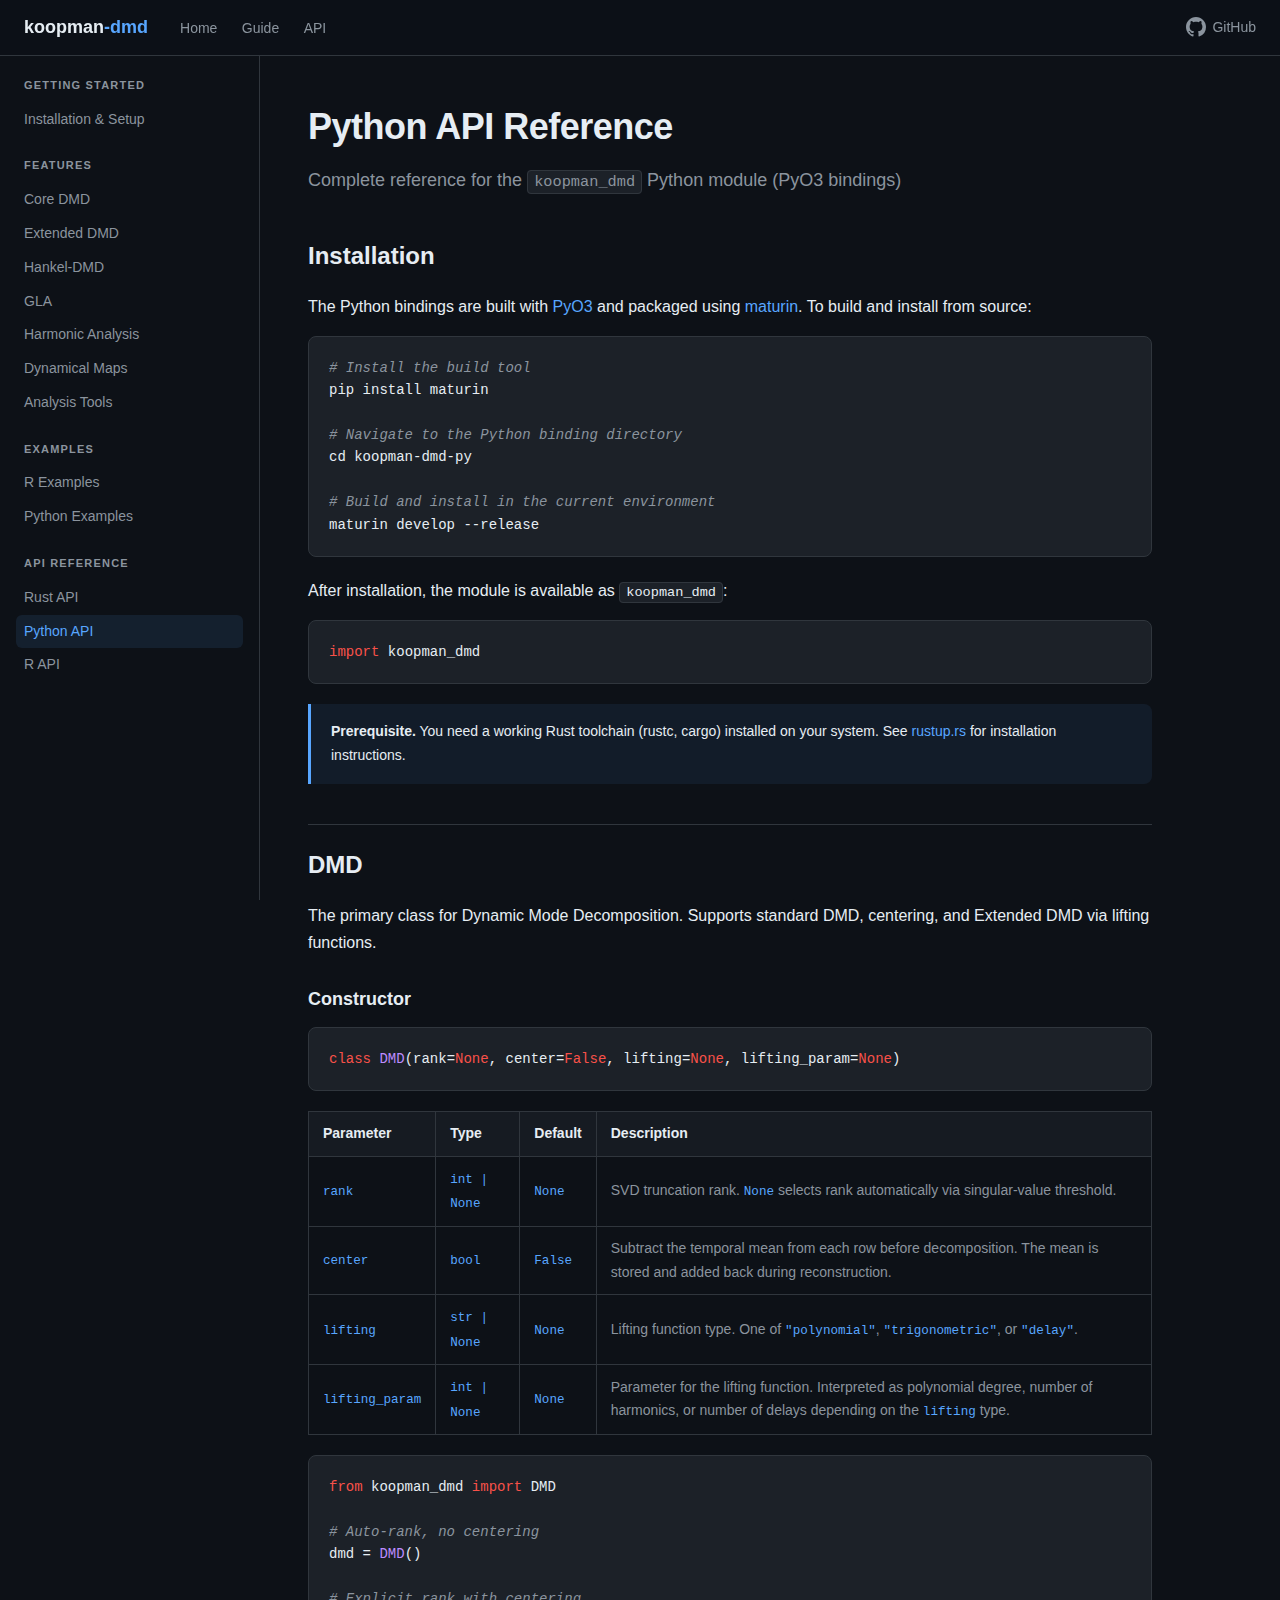
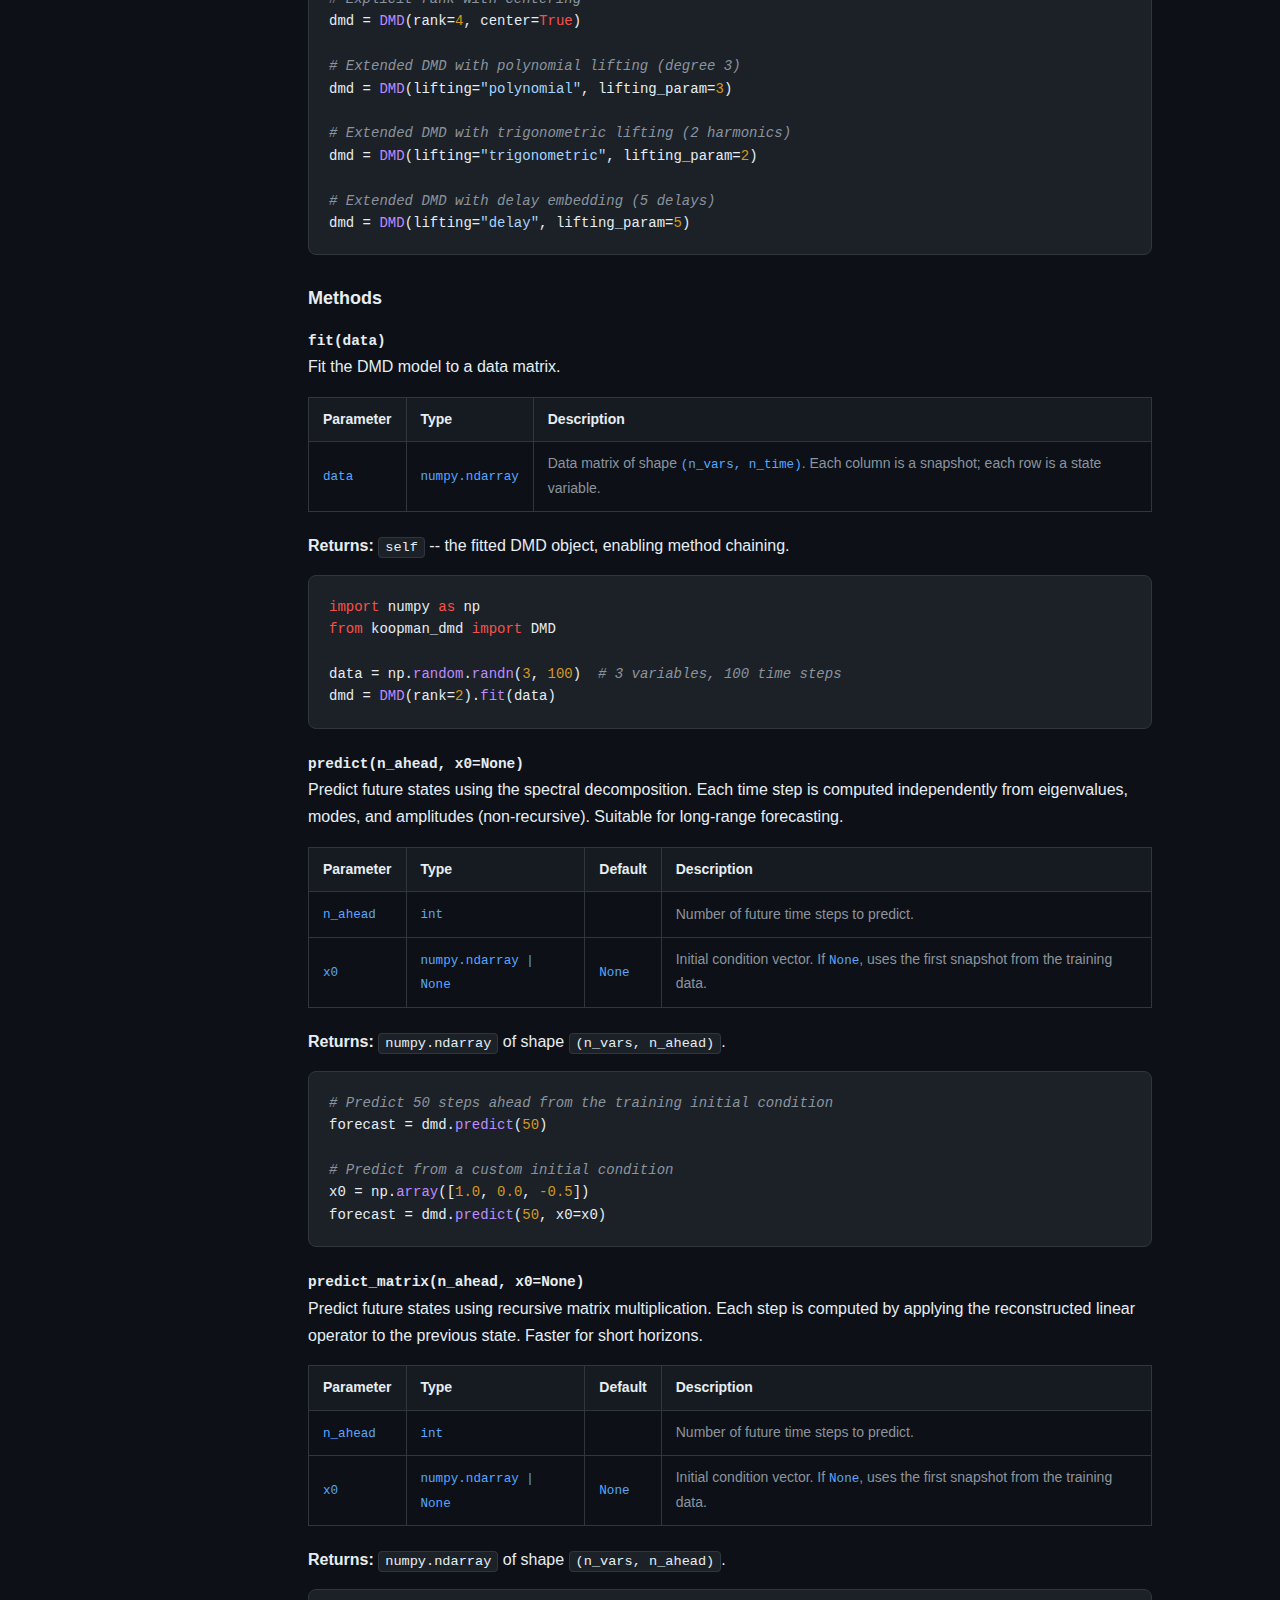
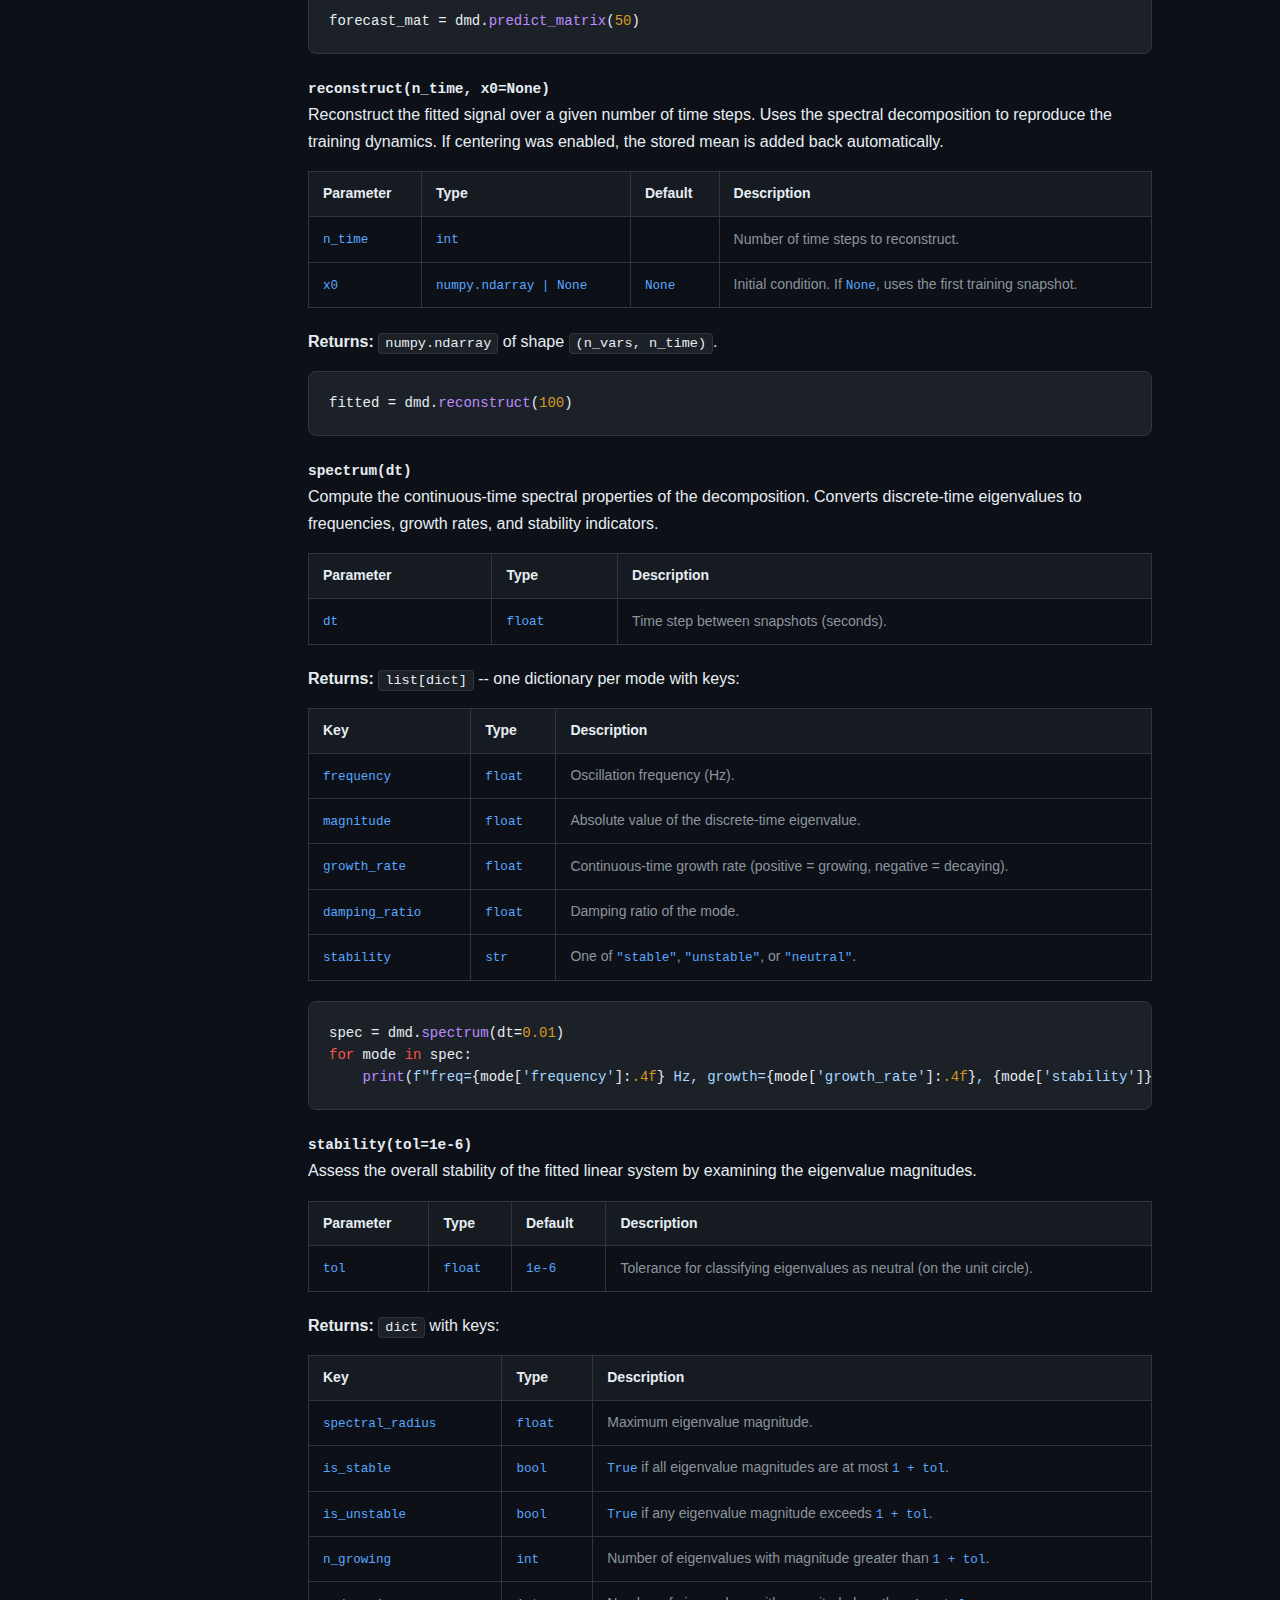
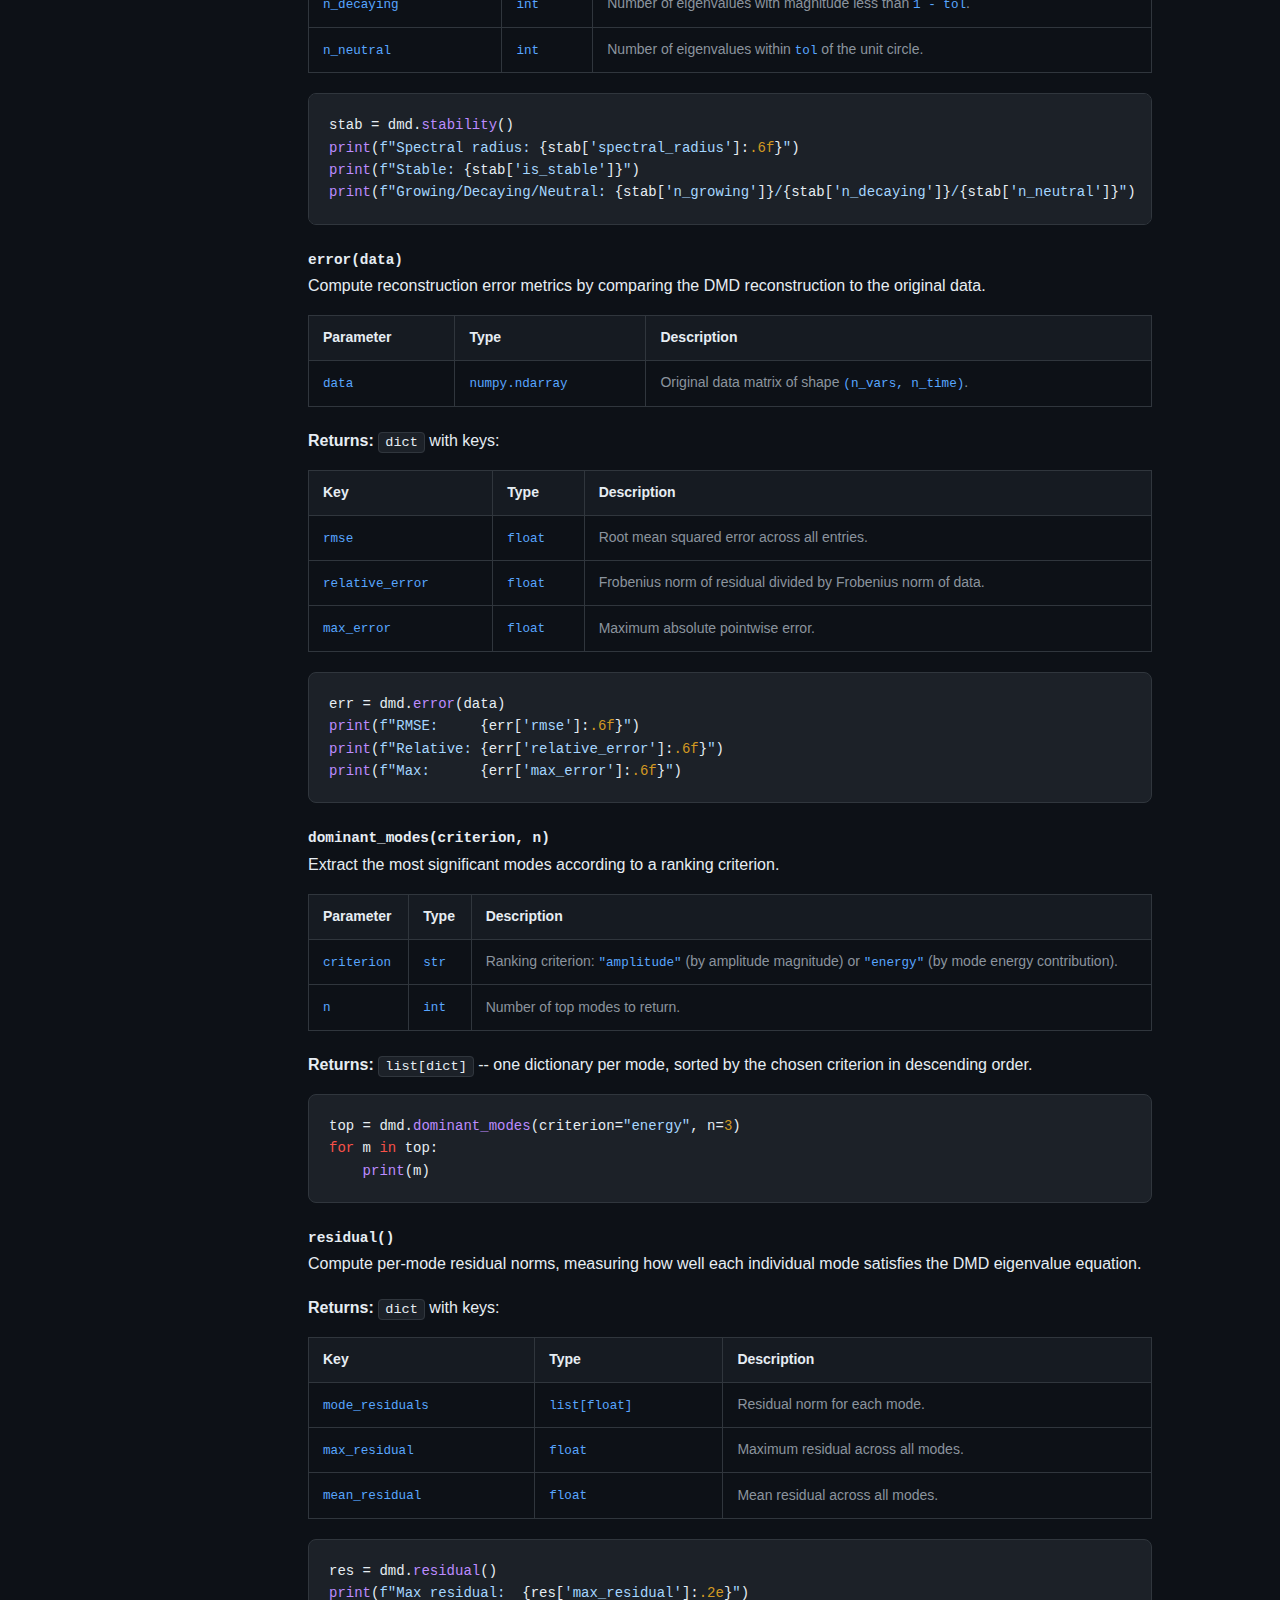
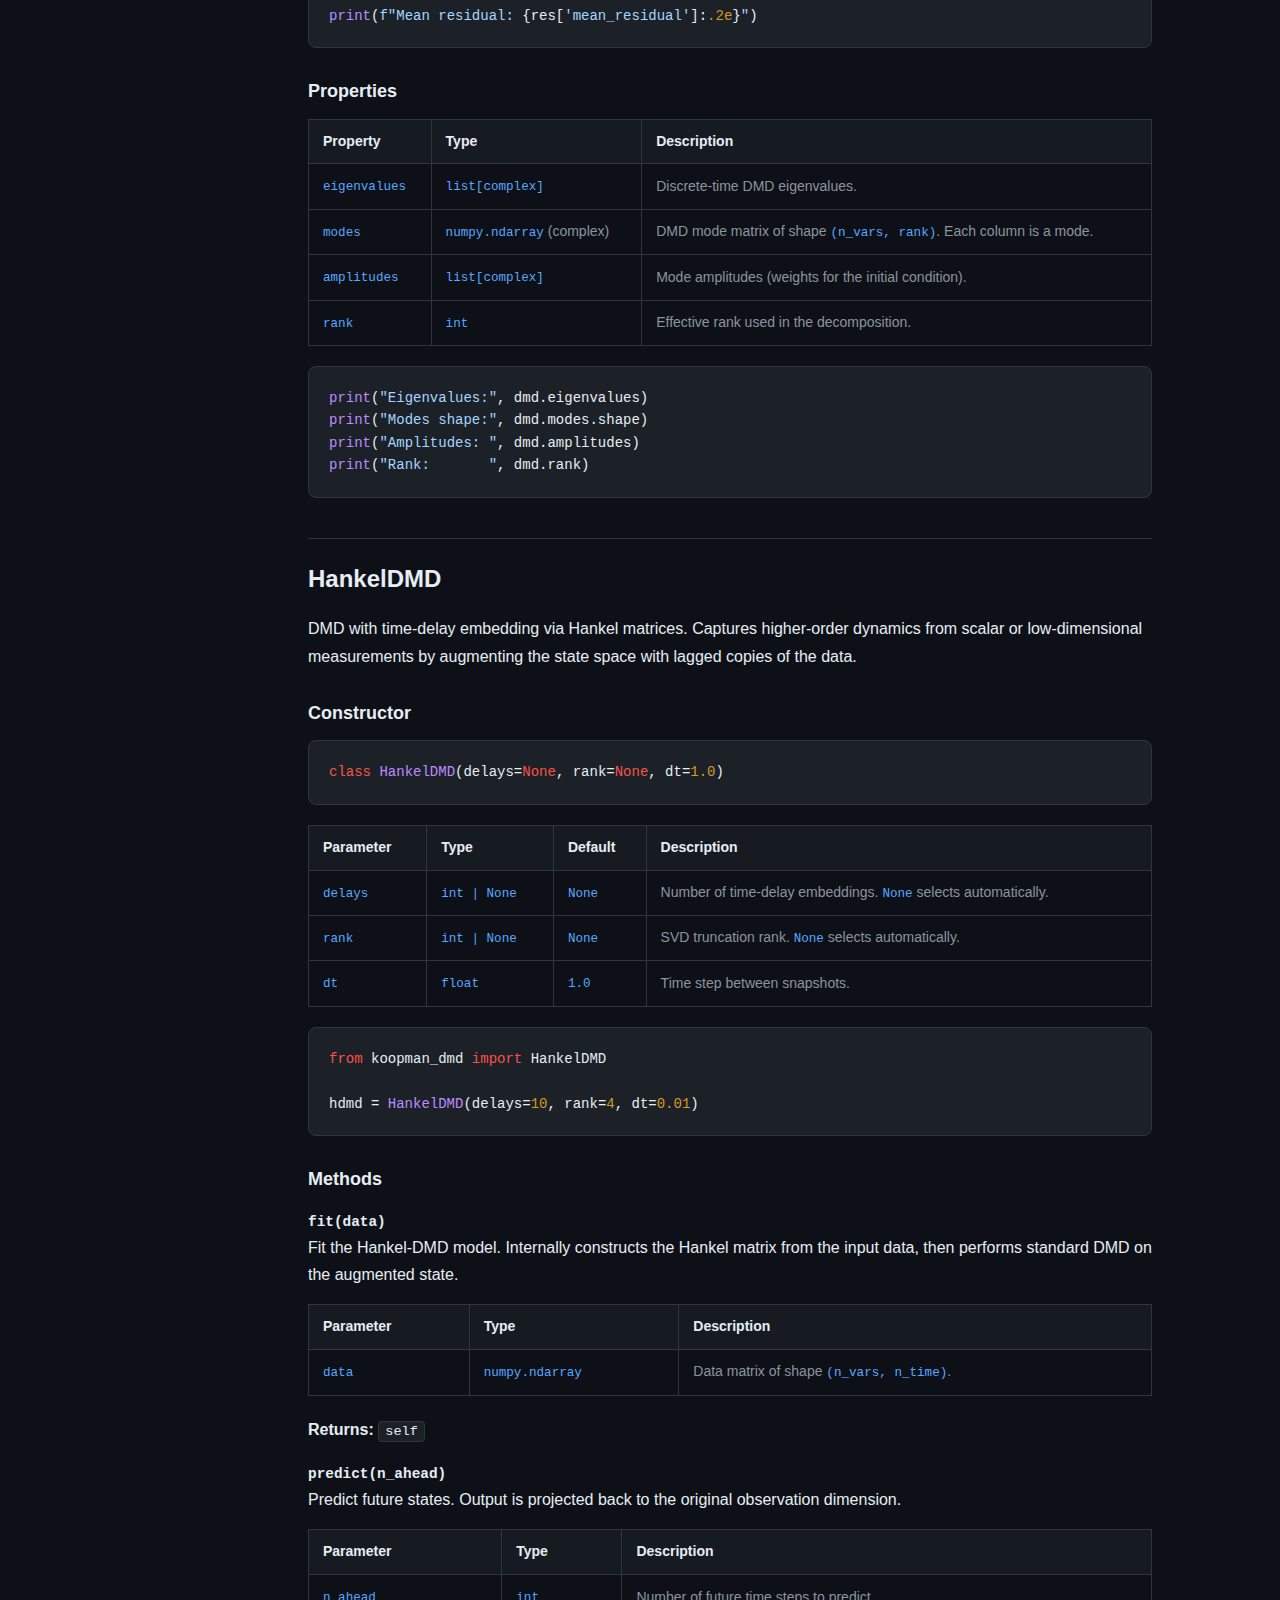
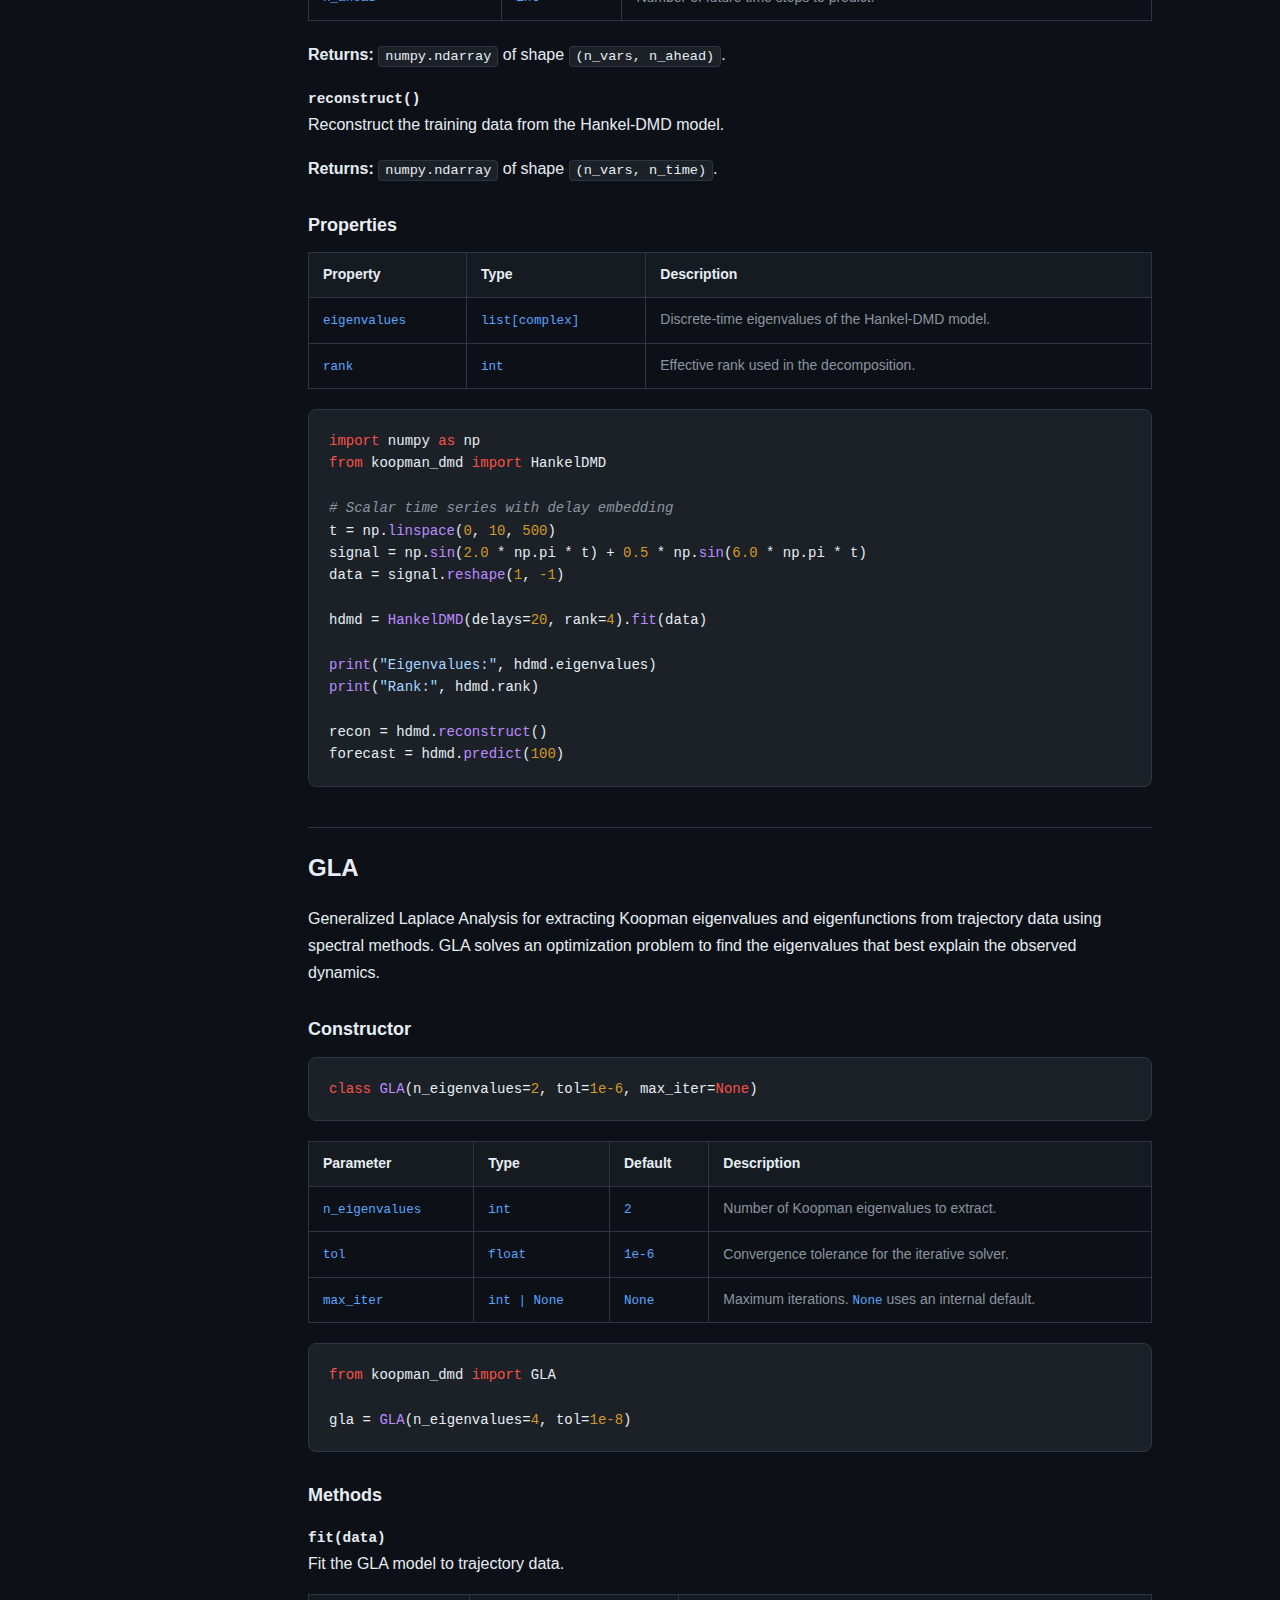
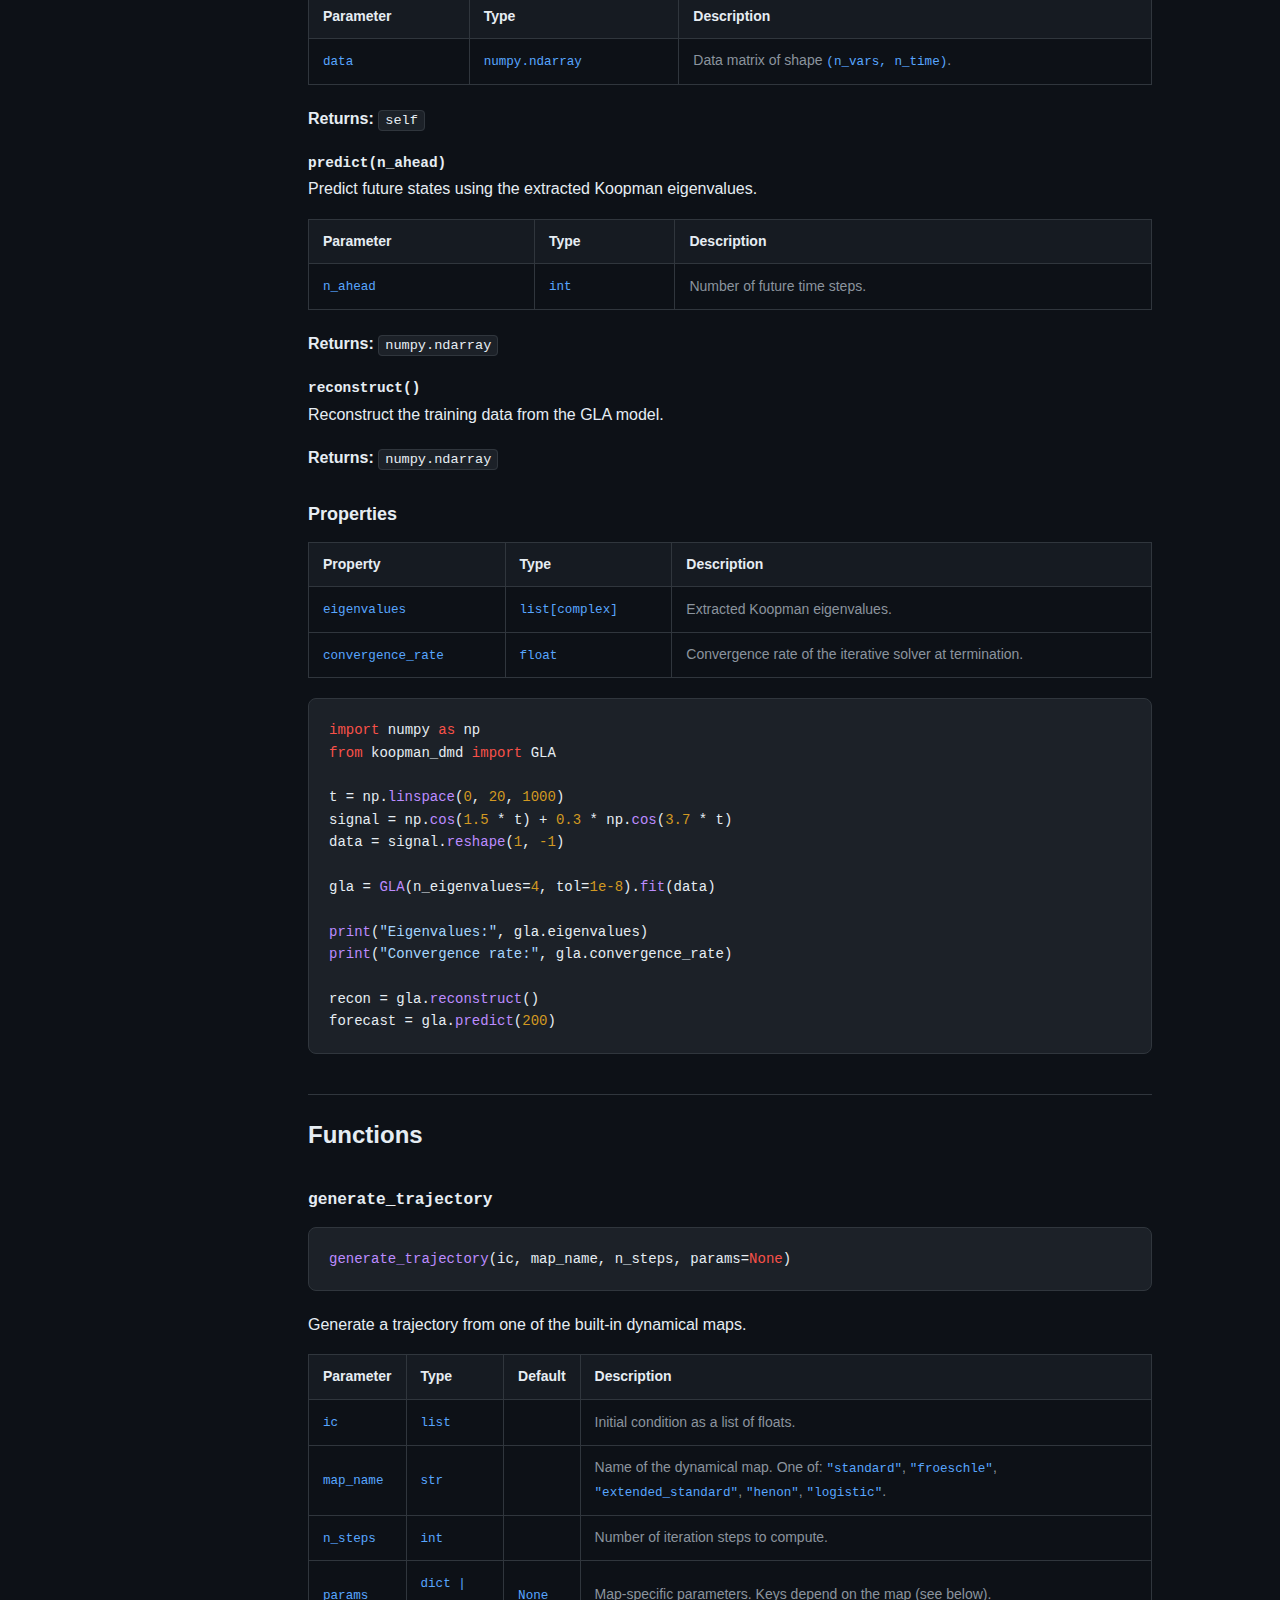
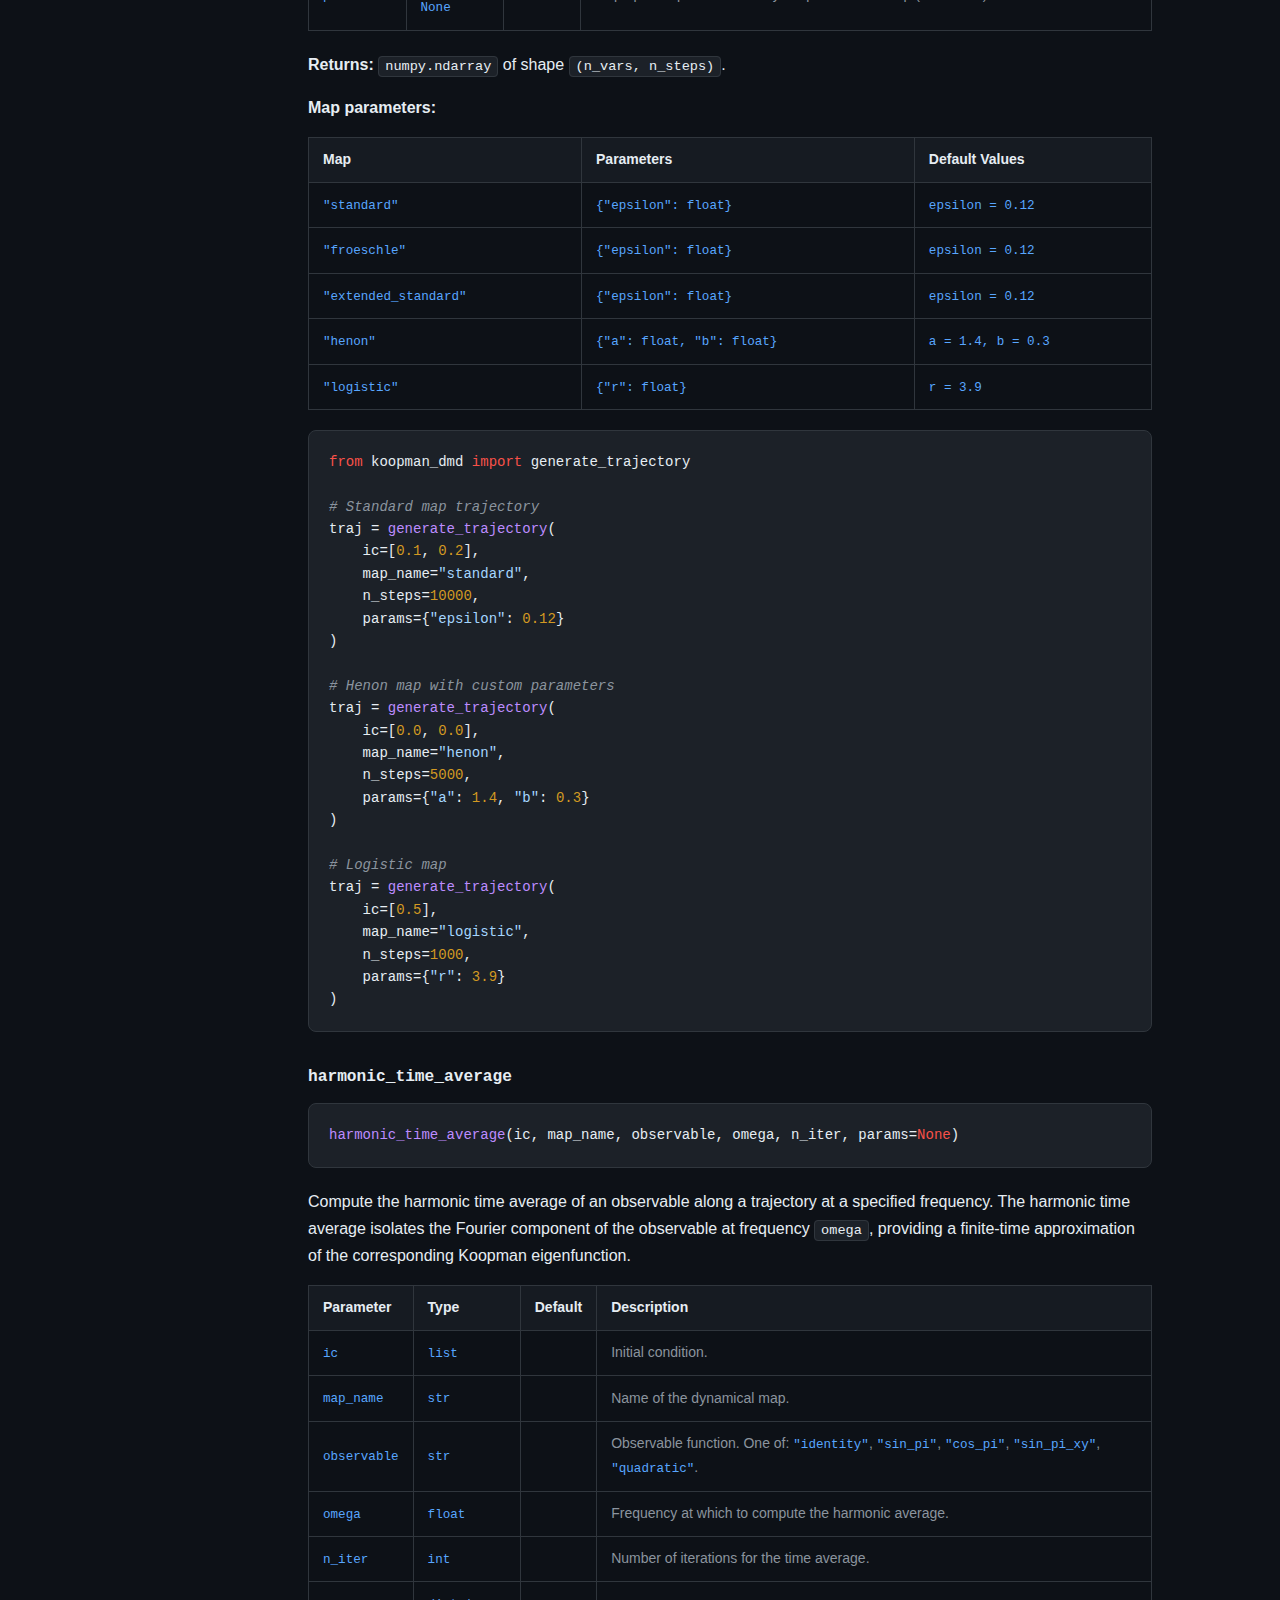
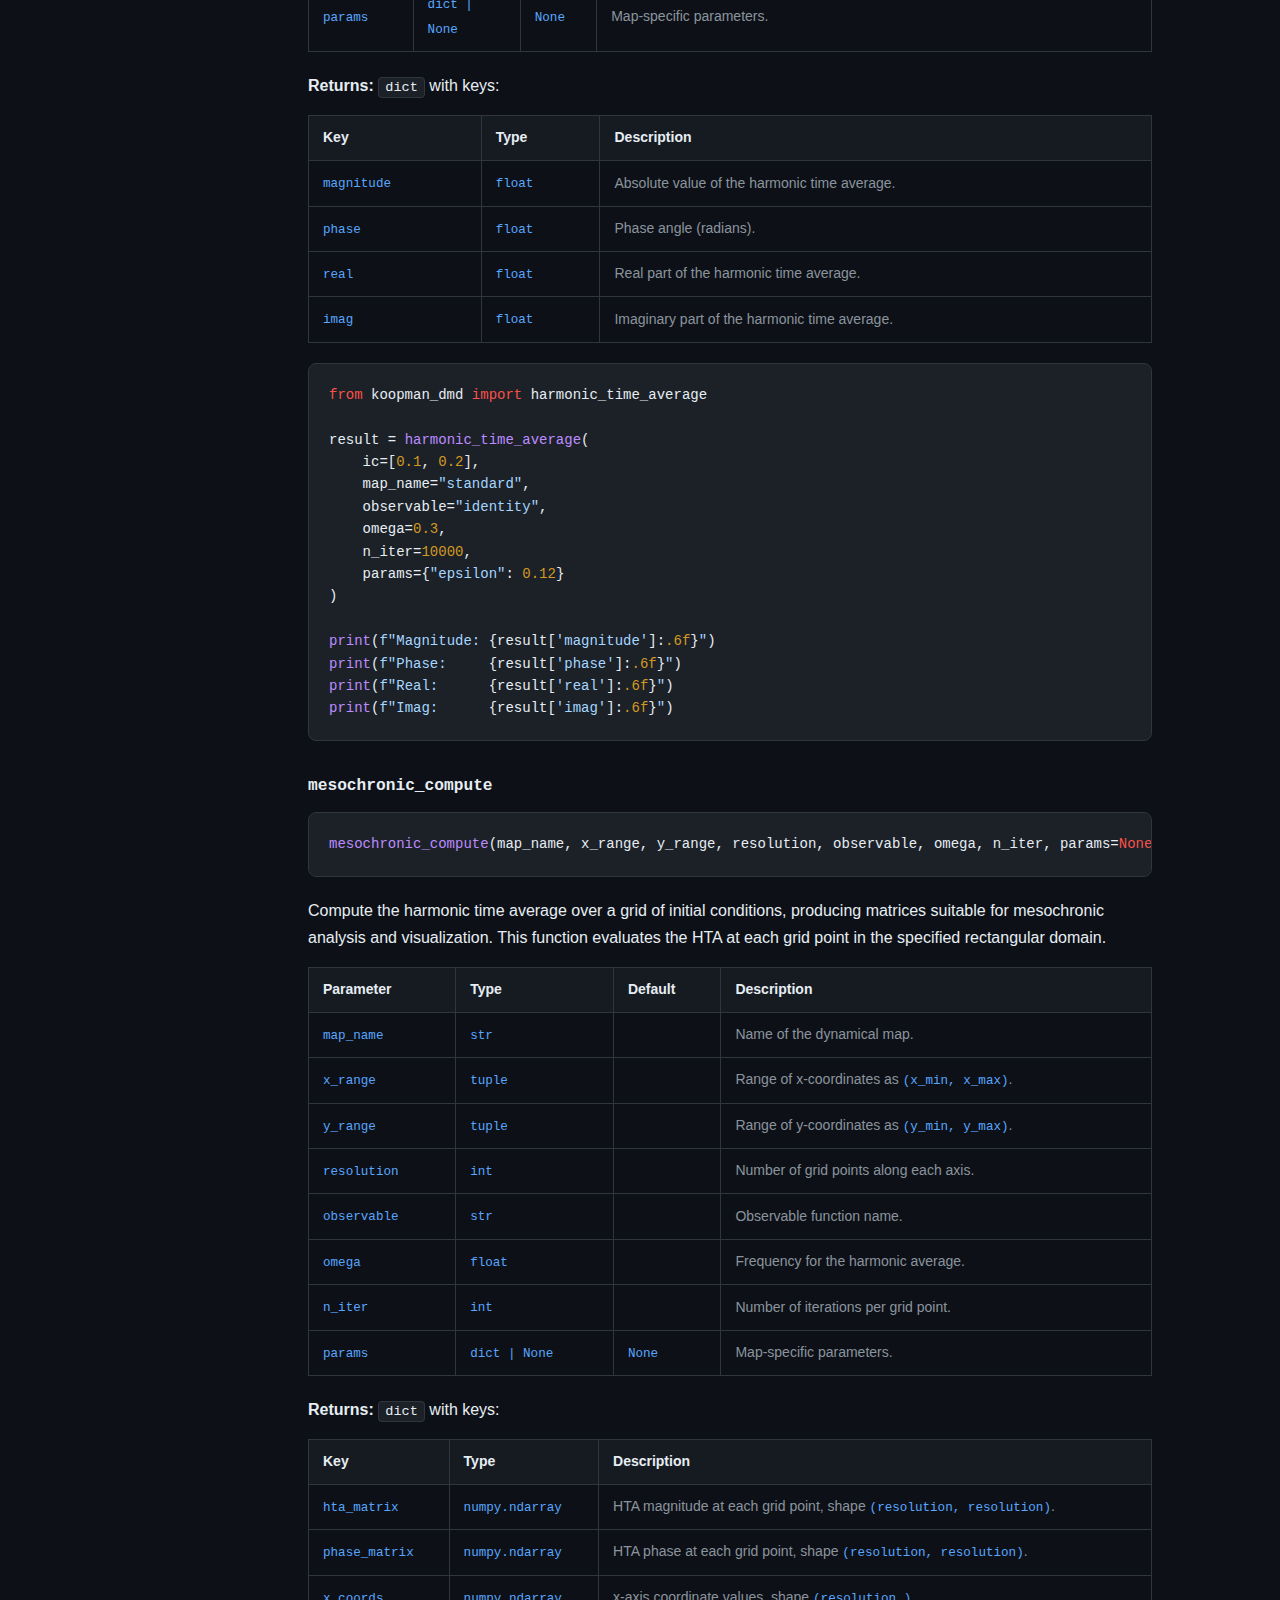
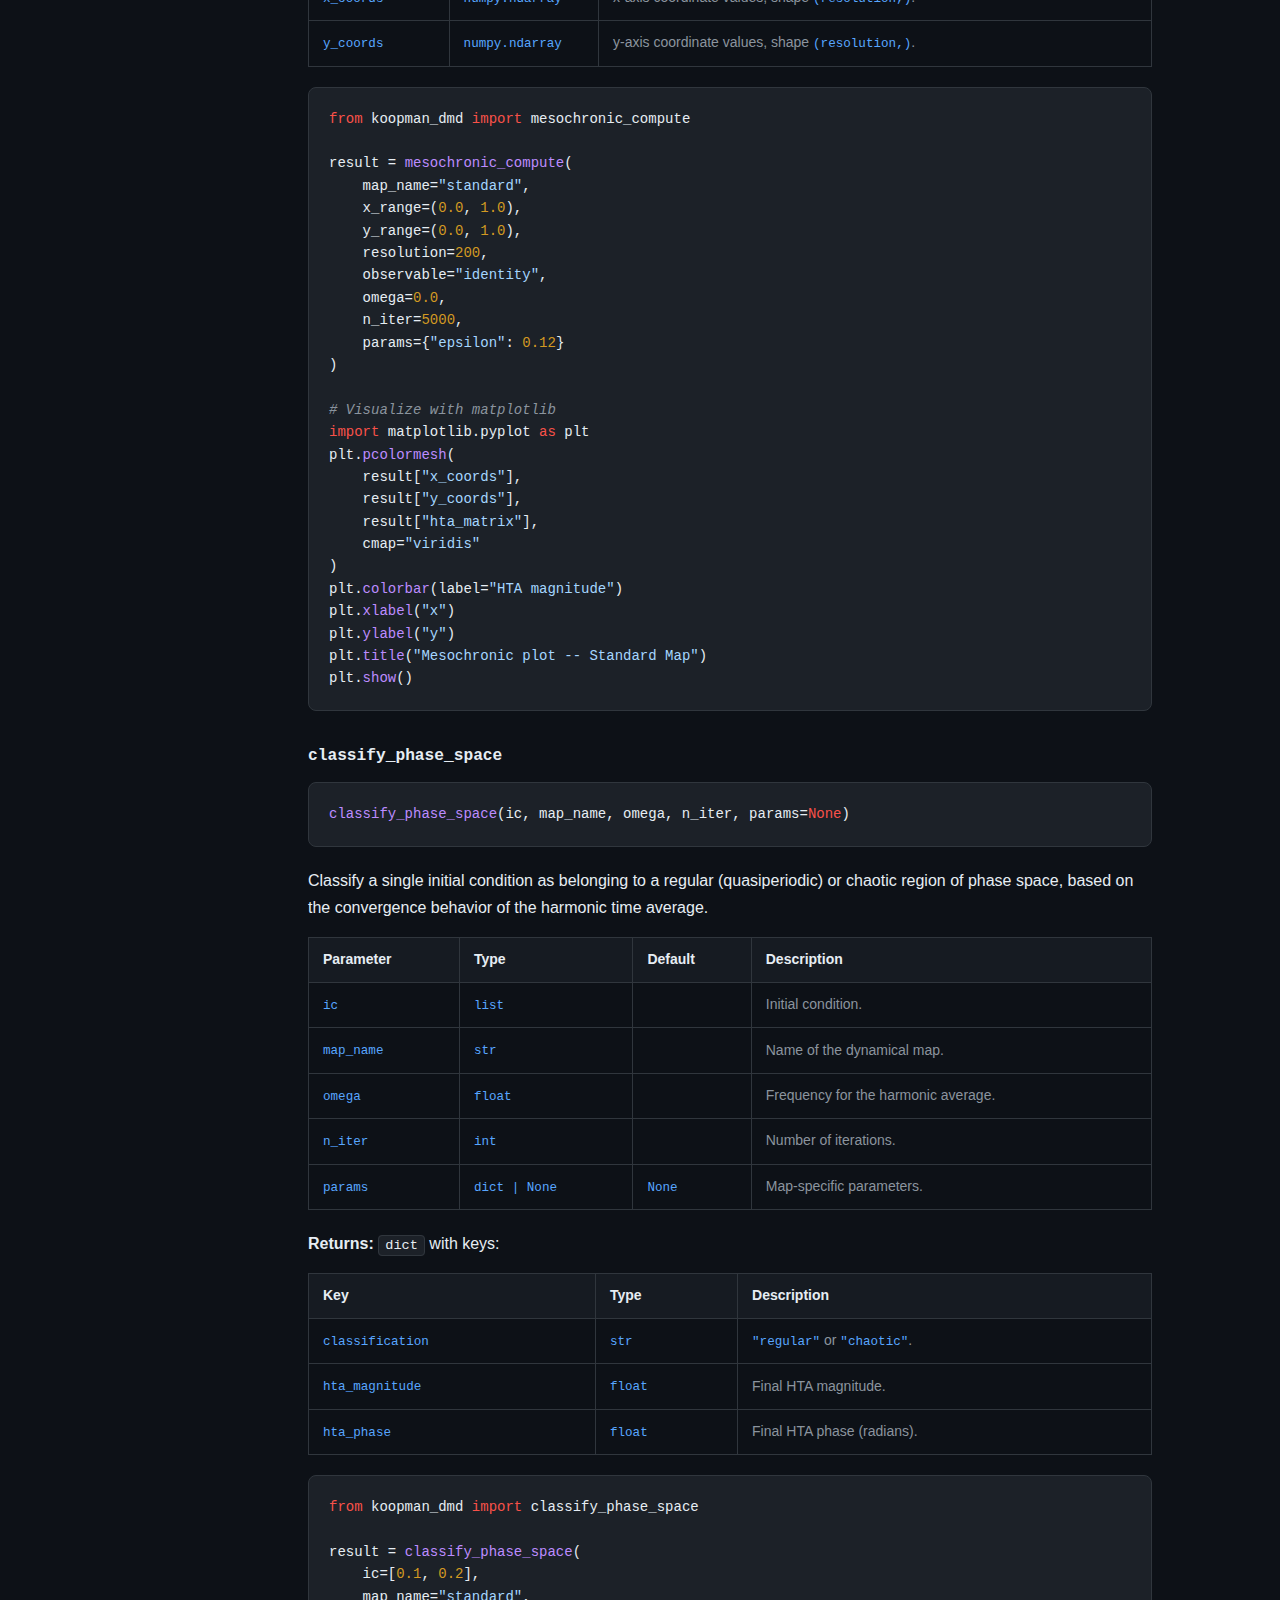
<file: docs/api-python.html>
<!DOCTYPE html>
<html lang="en">
<head>
  <meta charset="UTF-8">
  <meta name="viewport" content="width=device-width, initial-scale=1.0">
  <title>Python API Reference - koopman-dmd</title>
  <link rel="stylesheet" href="css/style.css">
</head>
<body>

<!-- Top navigation -->
<header class="topnav">
  <a class="logo" href="index.html">koopman<span>-dmd</span></a>
  <nav>
    <a href="index.html">Home</a>
    <a href="getting-started.html">Guide</a>
    <a href="api-rust.html">API</a>
  </nav>
  <a class="gh-link" href="https://github.com/jimeharrisjr/rust-dmd" target="_blank">
    <svg width="20" height="20" viewBox="0 0 16 16" fill="currentColor"><path d="M8 0C3.58 0 0 3.58 0 8c0 3.54 2.29 6.53 5.47 7.59.4.07.55-.17.55-.38 0-.19-.01-.82-.01-1.49-2.01.37-2.53-.49-2.69-.94-.09-.23-.48-.94-.82-1.13-.28-.15-.68-.52-.01-.53.63-.01 1.08.58 1.23.82.72 1.21 1.87.87 2.33.66.07-.52.28-.87.51-1.07-1.78-.2-3.64-.89-3.64-3.95 0-.87.31-1.59.82-2.15-.08-.2-.36-1.02.08-2.12 0 0 .67-.21 2.2.82.64-.18 1.32-.27 2-.27.68 0 1.36.09 2 .27 1.53-1.04 2.2-.82 2.2-.82.44 1.1.16 1.92.08 2.12.51.56.82 1.27.82 2.15 0 3.07-1.87 3.75-3.65 3.95.29.25.54.73.54 1.48 0 1.07-.01 1.93-.01 2.2 0 .21.15.46.55.38A8.013 8.013 0 0016 8c0-4.42-3.58-8-8-8z"/></svg>
    GitHub
  </a>
</header>

<div class="page-layout">

  <!-- Sidebar -->
  <aside class="sidebar">
    <h3>Getting Started</h3>
    <a href="getting-started.html">Installation &amp; Setup</a>

    <h3>Features</h3>
    <a href="core-dmd.html">Core DMD</a>
    <a href="extended-dmd.html">Extended DMD</a>
    <a href="hankel-dmd.html">Hankel-DMD</a>
    <a href="gla.html">GLA</a>
    <a href="harmonic.html">Harmonic Analysis</a>
    <a href="maps.html">Dynamical Maps</a>
    <a href="analysis.html">Analysis Tools</a>

    <h3>Examples</h3>
    <a href="examples-r.html">R Examples</a>
    <a href="examples-python.html">Python Examples</a>

    <h3>API Reference</h3>
    <a href="api-rust.html">Rust API</a>
    <a href="api-python.html" class="active">Python API</a>
    <a href="api-r.html">R API</a>
  </aside>

  <!-- Main content -->
  <main class="content">
    <h1>Python API Reference</h1>
    <p class="subtitle">Complete reference for the <code>koopman_dmd</code> Python module (PyO3 bindings)</p>

    <!-- ============================================================
         Installation
         ============================================================ -->
    <h2 id="installation">Installation</h2>

    <p>The Python bindings are built with <a href="https://pyo3.rs">PyO3</a> and
    packaged using <a href="https://github.com/PyO3/maturin">maturin</a>. To build
    and install from source:</p>

<pre><code><span class="cm"># Install the build tool</span>
pip install maturin

<span class="cm"># Navigate to the Python binding directory</span>
cd koopman-dmd-py

<span class="cm"># Build and install in the current environment</span>
maturin develop --release</code></pre>

    <p>After installation, the module is available as <code>koopman_dmd</code>:</p>

<pre><code><span class="kw">import</span> koopman_dmd</code></pre>

    <div class="info-box">
      <strong>Prerequisite.</strong> You need a working Rust toolchain (rustc, cargo)
      installed on your system. See <a href="https://rustup.rs">rustup.rs</a> for
      installation instructions.
    </div>

    <!-- ============================================================
         DMD Class
         ============================================================ -->
    <h2 id="dmd">DMD</h2>

    <p>The primary class for Dynamic Mode Decomposition. Supports standard DMD,
    centering, and Extended DMD via lifting functions.</p>

    <h3 id="dmd-constructor">Constructor</h3>

<pre><code><span class="kw">class</span> <span class="fn">DMD</span>(rank=<span class="kw">None</span>, center=<span class="kw">False</span>, lifting=<span class="kw">None</span>, lifting_param=<span class="kw">None</span>)</code></pre>

    <table>
      <thead>
        <tr>
          <th>Parameter</th>
          <th>Type</th>
          <th>Default</th>
          <th>Description</th>
        </tr>
      </thead>
      <tbody>
        <tr>
          <td><code>rank</code></td>
          <td><code>int | None</code></td>
          <td><code>None</code></td>
          <td>SVD truncation rank. <code>None</code> selects rank automatically
          via singular-value threshold.</td>
        </tr>
        <tr>
          <td><code>center</code></td>
          <td><code>bool</code></td>
          <td><code>False</code></td>
          <td>Subtract the temporal mean from each row before decomposition.
          The mean is stored and added back during reconstruction.</td>
        </tr>
        <tr>
          <td><code>lifting</code></td>
          <td><code>str | None</code></td>
          <td><code>None</code></td>
          <td>Lifting function type. One of <code>"polynomial"</code>,
          <code>"trigonometric"</code>, or <code>"delay"</code>.</td>
        </tr>
        <tr>
          <td><code>lifting_param</code></td>
          <td><code>int | None</code></td>
          <td><code>None</code></td>
          <td>Parameter for the lifting function. Interpreted as polynomial
          degree, number of harmonics, or number of delays depending on
          the <code>lifting</code> type.</td>
        </tr>
      </tbody>
    </table>

<pre><code><span class="kw">from</span> koopman_dmd <span class="kw">import</span> DMD

<span class="cm"># Auto-rank, no centering</span>
dmd = <span class="fn">DMD</span>()

<span class="cm"># Explicit rank with centering</span>
dmd = <span class="fn">DMD</span>(rank=<span class="nu">4</span>, center=<span class="kw">True</span>)

<span class="cm"># Extended DMD with polynomial lifting (degree 3)</span>
dmd = <span class="fn">DMD</span>(lifting=<span class="st">"polynomial"</span>, lifting_param=<span class="nu">3</span>)

<span class="cm"># Extended DMD with trigonometric lifting (2 harmonics)</span>
dmd = <span class="fn">DMD</span>(lifting=<span class="st">"trigonometric"</span>, lifting_param=<span class="nu">2</span>)

<span class="cm"># Extended DMD with delay embedding (5 delays)</span>
dmd = <span class="fn">DMD</span>(lifting=<span class="st">"delay"</span>, lifting_param=<span class="nu">5</span>)</code></pre>

    <!-- DMD Methods -->
    <h3 id="dmd-methods">Methods</h3>

    <h4 id="dmd-fit"><code>fit(data)</code></h4>

    <p>Fit the DMD model to a data matrix.</p>

    <table>
      <thead>
        <tr>
          <th>Parameter</th>
          <th>Type</th>
          <th>Description</th>
        </tr>
      </thead>
      <tbody>
        <tr>
          <td><code>data</code></td>
          <td><code>numpy.ndarray</code></td>
          <td>Data matrix of shape <code>(n_vars, n_time)</code>. Each column is a
          snapshot; each row is a state variable.</td>
        </tr>
      </tbody>
    </table>

    <p><strong>Returns:</strong> <code>self</code> -- the fitted DMD object, enabling method chaining.</p>

<pre><code><span class="kw">import</span> numpy <span class="kw">as</span> np
<span class="kw">from</span> koopman_dmd <span class="kw">import</span> DMD

data = np.<span class="fn">random</span>.<span class="fn">randn</span>(<span class="nu">3</span>, <span class="nu">100</span>)  <span class="cm"># 3 variables, 100 time steps</span>
dmd = <span class="fn">DMD</span>(rank=<span class="nu">2</span>).<span class="fn">fit</span>(data)</code></pre>

    <h4 id="dmd-predict"><code>predict(n_ahead, x0=None)</code></h4>

    <p>Predict future states using the spectral decomposition. Each time step is
    computed independently from eigenvalues, modes, and amplitudes (non-recursive).
    Suitable for long-range forecasting.</p>

    <table>
      <thead>
        <tr>
          <th>Parameter</th>
          <th>Type</th>
          <th>Default</th>
          <th>Description</th>
        </tr>
      </thead>
      <tbody>
        <tr>
          <td><code>n_ahead</code></td>
          <td><code>int</code></td>
          <td></td>
          <td>Number of future time steps to predict.</td>
        </tr>
        <tr>
          <td><code>x0</code></td>
          <td><code>numpy.ndarray | None</code></td>
          <td><code>None</code></td>
          <td>Initial condition vector. If <code>None</code>, uses the first
          snapshot from the training data.</td>
        </tr>
      </tbody>
    </table>

    <p><strong>Returns:</strong> <code>numpy.ndarray</code> of shape <code>(n_vars, n_ahead)</code>.</p>

<pre><code><span class="cm"># Predict 50 steps ahead from the training initial condition</span>
forecast = dmd.<span class="fn">predict</span>(<span class="nu">50</span>)

<span class="cm"># Predict from a custom initial condition</span>
x0 = np.<span class="fn">array</span>([<span class="nu">1.0</span>, <span class="nu">0.0</span>, <span class="nu">-0.5</span>])
forecast = dmd.<span class="fn">predict</span>(<span class="nu">50</span>, x0=x0)</code></pre>

    <h4 id="dmd-predict-matrix"><code>predict_matrix(n_ahead, x0=None)</code></h4>

    <p>Predict future states using recursive matrix multiplication. Each step is
    computed by applying the reconstructed linear operator to the previous state.
    Faster for short horizons.</p>

    <table>
      <thead>
        <tr>
          <th>Parameter</th>
          <th>Type</th>
          <th>Default</th>
          <th>Description</th>
        </tr>
      </thead>
      <tbody>
        <tr>
          <td><code>n_ahead</code></td>
          <td><code>int</code></td>
          <td></td>
          <td>Number of future time steps to predict.</td>
        </tr>
        <tr>
          <td><code>x0</code></td>
          <td><code>numpy.ndarray | None</code></td>
          <td><code>None</code></td>
          <td>Initial condition vector. If <code>None</code>, uses the first
          snapshot from the training data.</td>
        </tr>
      </tbody>
    </table>

    <p><strong>Returns:</strong> <code>numpy.ndarray</code> of shape <code>(n_vars, n_ahead)</code>.</p>

<pre><code>forecast_mat = dmd.<span class="fn">predict_matrix</span>(<span class="nu">50</span>)</code></pre>

    <h4 id="dmd-reconstruct"><code>reconstruct(n_time, x0=None)</code></h4>

    <p>Reconstruct the fitted signal over a given number of time steps. Uses the
    spectral decomposition to reproduce the training dynamics. If centering was
    enabled, the stored mean is added back automatically.</p>

    <table>
      <thead>
        <tr>
          <th>Parameter</th>
          <th>Type</th>
          <th>Default</th>
          <th>Description</th>
        </tr>
      </thead>
      <tbody>
        <tr>
          <td><code>n_time</code></td>
          <td><code>int</code></td>
          <td></td>
          <td>Number of time steps to reconstruct.</td>
        </tr>
        <tr>
          <td><code>x0</code></td>
          <td><code>numpy.ndarray | None</code></td>
          <td><code>None</code></td>
          <td>Initial condition. If <code>None</code>, uses the first training snapshot.</td>
        </tr>
      </tbody>
    </table>

    <p><strong>Returns:</strong> <code>numpy.ndarray</code> of shape <code>(n_vars, n_time)</code>.</p>

<pre><code>fitted = dmd.<span class="fn">reconstruct</span>(<span class="nu">100</span>)</code></pre>

    <h4 id="dmd-spectrum"><code>spectrum(dt)</code></h4>

    <p>Compute the continuous-time spectral properties of the decomposition. Converts
    discrete-time eigenvalues to frequencies, growth rates, and stability indicators.</p>

    <table>
      <thead>
        <tr>
          <th>Parameter</th>
          <th>Type</th>
          <th>Description</th>
        </tr>
      </thead>
      <tbody>
        <tr>
          <td><code>dt</code></td>
          <td><code>float</code></td>
          <td>Time step between snapshots (seconds).</td>
        </tr>
      </tbody>
    </table>

    <p><strong>Returns:</strong> <code>list[dict]</code> -- one dictionary per mode with keys:</p>

    <table>
      <thead>
        <tr>
          <th>Key</th>
          <th>Type</th>
          <th>Description</th>
        </tr>
      </thead>
      <tbody>
        <tr>
          <td><code>frequency</code></td>
          <td><code>float</code></td>
          <td>Oscillation frequency (Hz).</td>
        </tr>
        <tr>
          <td><code>magnitude</code></td>
          <td><code>float</code></td>
          <td>Absolute value of the discrete-time eigenvalue.</td>
        </tr>
        <tr>
          <td><code>growth_rate</code></td>
          <td><code>float</code></td>
          <td>Continuous-time growth rate (positive = growing, negative = decaying).</td>
        </tr>
        <tr>
          <td><code>damping_ratio</code></td>
          <td><code>float</code></td>
          <td>Damping ratio of the mode.</td>
        </tr>
        <tr>
          <td><code>stability</code></td>
          <td><code>str</code></td>
          <td>One of <code>"stable"</code>, <code>"unstable"</code>, or <code>"neutral"</code>.</td>
        </tr>
      </tbody>
    </table>

<pre><code>spec = dmd.<span class="fn">spectrum</span>(dt=<span class="nu">0.01</span>)
<span class="kw">for</span> mode <span class="kw">in</span> spec:
    <span class="fn">print</span>(<span class="st">f"freq=</span>{mode[<span class="st">'frequency'</span>]:<span class="nu">.4f</span>}<span class="st"> Hz, growth=</span>{mode[<span class="st">'growth_rate'</span>]:<span class="nu">.4f</span>}<span class="st">, </span>{mode[<span class="st">'stability'</span>]}<span class="st">"</span>)</code></pre>

    <h4 id="dmd-stability"><code>stability(tol=1e-6)</code></h4>

    <p>Assess the overall stability of the fitted linear system by examining the
    eigenvalue magnitudes.</p>

    <table>
      <thead>
        <tr>
          <th>Parameter</th>
          <th>Type</th>
          <th>Default</th>
          <th>Description</th>
        </tr>
      </thead>
      <tbody>
        <tr>
          <td><code>tol</code></td>
          <td><code>float</code></td>
          <td><code>1e-6</code></td>
          <td>Tolerance for classifying eigenvalues as neutral (on the unit circle).</td>
        </tr>
      </tbody>
    </table>

    <p><strong>Returns:</strong> <code>dict</code> with keys:</p>

    <table>
      <thead>
        <tr>
          <th>Key</th>
          <th>Type</th>
          <th>Description</th>
        </tr>
      </thead>
      <tbody>
        <tr>
          <td><code>spectral_radius</code></td>
          <td><code>float</code></td>
          <td>Maximum eigenvalue magnitude.</td>
        </tr>
        <tr>
          <td><code>is_stable</code></td>
          <td><code>bool</code></td>
          <td><code>True</code> if all eigenvalue magnitudes are at most <code>1 + tol</code>.</td>
        </tr>
        <tr>
          <td><code>is_unstable</code></td>
          <td><code>bool</code></td>
          <td><code>True</code> if any eigenvalue magnitude exceeds <code>1 + tol</code>.</td>
        </tr>
        <tr>
          <td><code>n_growing</code></td>
          <td><code>int</code></td>
          <td>Number of eigenvalues with magnitude greater than <code>1 + tol</code>.</td>
        </tr>
        <tr>
          <td><code>n_decaying</code></td>
          <td><code>int</code></td>
          <td>Number of eigenvalues with magnitude less than <code>1 - tol</code>.</td>
        </tr>
        <tr>
          <td><code>n_neutral</code></td>
          <td><code>int</code></td>
          <td>Number of eigenvalues within <code>tol</code> of the unit circle.</td>
        </tr>
      </tbody>
    </table>

<pre><code>stab = dmd.<span class="fn">stability</span>()
<span class="fn">print</span>(<span class="st">f"Spectral radius: </span>{stab[<span class="st">'spectral_radius'</span>]:<span class="nu">.6f</span>}<span class="st">"</span>)
<span class="fn">print</span>(<span class="st">f"Stable: </span>{stab[<span class="st">'is_stable'</span>]}<span class="st">"</span>)
<span class="fn">print</span>(<span class="st">f"Growing/Decaying/Neutral: </span>{stab[<span class="st">'n_growing'</span>]}<span class="st">/</span>{stab[<span class="st">'n_decaying'</span>]}<span class="st">/</span>{stab[<span class="st">'n_neutral'</span>]}<span class="st">"</span>)</code></pre>

    <h4 id="dmd-error"><code>error(data)</code></h4>

    <p>Compute reconstruction error metrics by comparing the DMD reconstruction to
    the original data.</p>

    <table>
      <thead>
        <tr>
          <th>Parameter</th>
          <th>Type</th>
          <th>Description</th>
        </tr>
      </thead>
      <tbody>
        <tr>
          <td><code>data</code></td>
          <td><code>numpy.ndarray</code></td>
          <td>Original data matrix of shape <code>(n_vars, n_time)</code>.</td>
        </tr>
      </tbody>
    </table>

    <p><strong>Returns:</strong> <code>dict</code> with keys:</p>

    <table>
      <thead>
        <tr>
          <th>Key</th>
          <th>Type</th>
          <th>Description</th>
        </tr>
      </thead>
      <tbody>
        <tr>
          <td><code>rmse</code></td>
          <td><code>float</code></td>
          <td>Root mean squared error across all entries.</td>
        </tr>
        <tr>
          <td><code>relative_error</code></td>
          <td><code>float</code></td>
          <td>Frobenius norm of residual divided by Frobenius norm of data.</td>
        </tr>
        <tr>
          <td><code>max_error</code></td>
          <td><code>float</code></td>
          <td>Maximum absolute pointwise error.</td>
        </tr>
      </tbody>
    </table>

<pre><code>err = dmd.<span class="fn">error</span>(data)
<span class="fn">print</span>(<span class="st">f"RMSE:     </span>{err[<span class="st">'rmse'</span>]:<span class="nu">.6f</span>}<span class="st">"</span>)
<span class="fn">print</span>(<span class="st">f"Relative: </span>{err[<span class="st">'relative_error'</span>]:<span class="nu">.6f</span>}<span class="st">"</span>)
<span class="fn">print</span>(<span class="st">f"Max:      </span>{err[<span class="st">'max_error'</span>]:<span class="nu">.6f</span>}<span class="st">"</span>)</code></pre>

    <h4 id="dmd-dominant-modes"><code>dominant_modes(criterion, n)</code></h4>

    <p>Extract the most significant modes according to a ranking criterion.</p>

    <table>
      <thead>
        <tr>
          <th>Parameter</th>
          <th>Type</th>
          <th>Description</th>
        </tr>
      </thead>
      <tbody>
        <tr>
          <td><code>criterion</code></td>
          <td><code>str</code></td>
          <td>Ranking criterion: <code>"amplitude"</code> (by amplitude magnitude)
          or <code>"energy"</code> (by mode energy contribution).</td>
        </tr>
        <tr>
          <td><code>n</code></td>
          <td><code>int</code></td>
          <td>Number of top modes to return.</td>
        </tr>
      </tbody>
    </table>

    <p><strong>Returns:</strong> <code>list[dict]</code> -- one dictionary per mode, sorted by
    the chosen criterion in descending order.</p>

<pre><code>top = dmd.<span class="fn">dominant_modes</span>(criterion=<span class="st">"energy"</span>, n=<span class="nu">3</span>)
<span class="kw">for</span> m <span class="kw">in</span> top:
    <span class="fn">print</span>(m)</code></pre>

    <h4 id="dmd-residual"><code>residual()</code></h4>

    <p>Compute per-mode residual norms, measuring how well each individual mode
    satisfies the DMD eigenvalue equation.</p>

    <p><strong>Returns:</strong> <code>dict</code> with keys:</p>

    <table>
      <thead>
        <tr>
          <th>Key</th>
          <th>Type</th>
          <th>Description</th>
        </tr>
      </thead>
      <tbody>
        <tr>
          <td><code>mode_residuals</code></td>
          <td><code>list[float]</code></td>
          <td>Residual norm for each mode.</td>
        </tr>
        <tr>
          <td><code>max_residual</code></td>
          <td><code>float</code></td>
          <td>Maximum residual across all modes.</td>
        </tr>
        <tr>
          <td><code>mean_residual</code></td>
          <td><code>float</code></td>
          <td>Mean residual across all modes.</td>
        </tr>
      </tbody>
    </table>

<pre><code>res = dmd.<span class="fn">residual</span>()
<span class="fn">print</span>(<span class="st">f"Max residual:  </span>{res[<span class="st">'max_residual'</span>]:<span class="nu">.2e</span>}<span class="st">"</span>)
<span class="fn">print</span>(<span class="st">f"Mean residual: </span>{res[<span class="st">'mean_residual'</span>]:<span class="nu">.2e</span>}<span class="st">"</span>)</code></pre>

    <!-- DMD Properties -->
    <h3 id="dmd-properties">Properties</h3>

    <table>
      <thead>
        <tr>
          <th>Property</th>
          <th>Type</th>
          <th>Description</th>
        </tr>
      </thead>
      <tbody>
        <tr>
          <td><code>eigenvalues</code></td>
          <td><code>list[complex]</code></td>
          <td>Discrete-time DMD eigenvalues.</td>
        </tr>
        <tr>
          <td><code>modes</code></td>
          <td><code>numpy.ndarray</code> (complex)</td>
          <td>DMD mode matrix of shape <code>(n_vars, rank)</code>. Each column is a mode.</td>
        </tr>
        <tr>
          <td><code>amplitudes</code></td>
          <td><code>list[complex]</code></td>
          <td>Mode amplitudes (weights for the initial condition).</td>
        </tr>
        <tr>
          <td><code>rank</code></td>
          <td><code>int</code></td>
          <td>Effective rank used in the decomposition.</td>
        </tr>
      </tbody>
    </table>

<pre><code><span class="fn">print</span>(<span class="st">"Eigenvalues:"</span>, dmd.eigenvalues)
<span class="fn">print</span>(<span class="st">"Modes shape:"</span>, dmd.modes.shape)
<span class="fn">print</span>(<span class="st">"Amplitudes: "</span>, dmd.amplitudes)
<span class="fn">print</span>(<span class="st">"Rank:       "</span>, dmd.rank)</code></pre>

    <!-- ============================================================
         HankelDMD Class
         ============================================================ -->
    <h2 id="hankel-dmd">HankelDMD</h2>

    <p>DMD with time-delay embedding via Hankel matrices. Captures higher-order
    dynamics from scalar or low-dimensional measurements by augmenting the state
    space with lagged copies of the data.</p>

    <h3 id="hankel-constructor">Constructor</h3>

<pre><code><span class="kw">class</span> <span class="fn">HankelDMD</span>(delays=<span class="kw">None</span>, rank=<span class="kw">None</span>, dt=<span class="nu">1.0</span>)</code></pre>

    <table>
      <thead>
        <tr>
          <th>Parameter</th>
          <th>Type</th>
          <th>Default</th>
          <th>Description</th>
        </tr>
      </thead>
      <tbody>
        <tr>
          <td><code>delays</code></td>
          <td><code>int | None</code></td>
          <td><code>None</code></td>
          <td>Number of time-delay embeddings. <code>None</code> selects automatically.</td>
        </tr>
        <tr>
          <td><code>rank</code></td>
          <td><code>int | None</code></td>
          <td><code>None</code></td>
          <td>SVD truncation rank. <code>None</code> selects automatically.</td>
        </tr>
        <tr>
          <td><code>dt</code></td>
          <td><code>float</code></td>
          <td><code>1.0</code></td>
          <td>Time step between snapshots.</td>
        </tr>
      </tbody>
    </table>

<pre><code><span class="kw">from</span> koopman_dmd <span class="kw">import</span> HankelDMD

hdmd = <span class="fn">HankelDMD</span>(delays=<span class="nu">10</span>, rank=<span class="nu">4</span>, dt=<span class="nu">0.01</span>)</code></pre>

    <h3 id="hankel-methods">Methods</h3>

    <h4 id="hankel-fit"><code>fit(data)</code></h4>

    <p>Fit the Hankel-DMD model. Internally constructs the Hankel matrix from
    the input data, then performs standard DMD on the augmented state.</p>

    <table>
      <thead>
        <tr>
          <th>Parameter</th>
          <th>Type</th>
          <th>Description</th>
        </tr>
      </thead>
      <tbody>
        <tr>
          <td><code>data</code></td>
          <td><code>numpy.ndarray</code></td>
          <td>Data matrix of shape <code>(n_vars, n_time)</code>.</td>
        </tr>
      </tbody>
    </table>

    <p><strong>Returns:</strong> <code>self</code></p>

    <h4 id="hankel-predict"><code>predict(n_ahead)</code></h4>

    <p>Predict future states. Output is projected back to the original observation
    dimension.</p>

    <table>
      <thead>
        <tr>
          <th>Parameter</th>
          <th>Type</th>
          <th>Description</th>
        </tr>
      </thead>
      <tbody>
        <tr>
          <td><code>n_ahead</code></td>
          <td><code>int</code></td>
          <td>Number of future time steps to predict.</td>
        </tr>
      </tbody>
    </table>

    <p><strong>Returns:</strong> <code>numpy.ndarray</code> of shape <code>(n_vars, n_ahead)</code>.</p>

    <h4 id="hankel-reconstruct"><code>reconstruct()</code></h4>

    <p>Reconstruct the training data from the Hankel-DMD model.</p>

    <p><strong>Returns:</strong> <code>numpy.ndarray</code> of shape <code>(n_vars, n_time)</code>.</p>

    <h3 id="hankel-properties">Properties</h3>

    <table>
      <thead>
        <tr>
          <th>Property</th>
          <th>Type</th>
          <th>Description</th>
        </tr>
      </thead>
      <tbody>
        <tr>
          <td><code>eigenvalues</code></td>
          <td><code>list[complex]</code></td>
          <td>Discrete-time eigenvalues of the Hankel-DMD model.</td>
        </tr>
        <tr>
          <td><code>rank</code></td>
          <td><code>int</code></td>
          <td>Effective rank used in the decomposition.</td>
        </tr>
      </tbody>
    </table>

<pre><code><span class="kw">import</span> numpy <span class="kw">as</span> np
<span class="kw">from</span> koopman_dmd <span class="kw">import</span> HankelDMD

<span class="cm"># Scalar time series with delay embedding</span>
t = np.<span class="fn">linspace</span>(<span class="nu">0</span>, <span class="nu">10</span>, <span class="nu">500</span>)
signal = np.<span class="fn">sin</span>(<span class="nu">2.0</span> * np.pi * t) + <span class="nu">0.5</span> * np.<span class="fn">sin</span>(<span class="nu">6.0</span> * np.pi * t)
data = signal.<span class="fn">reshape</span>(<span class="nu">1</span>, <span class="nu">-1</span>)

hdmd = <span class="fn">HankelDMD</span>(delays=<span class="nu">20</span>, rank=<span class="nu">4</span>).<span class="fn">fit</span>(data)

<span class="fn">print</span>(<span class="st">"Eigenvalues:"</span>, hdmd.eigenvalues)
<span class="fn">print</span>(<span class="st">"Rank:"</span>, hdmd.rank)

recon = hdmd.<span class="fn">reconstruct</span>()
forecast = hdmd.<span class="fn">predict</span>(<span class="nu">100</span>)</code></pre>

    <!-- ============================================================
         GLA Class
         ============================================================ -->
    <h2 id="gla">GLA</h2>

    <p>Generalized Laplace Analysis for extracting Koopman eigenvalues and
    eigenfunctions from trajectory data using spectral methods. GLA solves an
    optimization problem to find the eigenvalues that best explain the observed
    dynamics.</p>

    <h3 id="gla-constructor">Constructor</h3>

<pre><code><span class="kw">class</span> <span class="fn">GLA</span>(n_eigenvalues=<span class="nu">2</span>, tol=<span class="nu">1e-6</span>, max_iter=<span class="kw">None</span>)</code></pre>

    <table>
      <thead>
        <tr>
          <th>Parameter</th>
          <th>Type</th>
          <th>Default</th>
          <th>Description</th>
        </tr>
      </thead>
      <tbody>
        <tr>
          <td><code>n_eigenvalues</code></td>
          <td><code>int</code></td>
          <td><code>2</code></td>
          <td>Number of Koopman eigenvalues to extract.</td>
        </tr>
        <tr>
          <td><code>tol</code></td>
          <td><code>float</code></td>
          <td><code>1e-6</code></td>
          <td>Convergence tolerance for the iterative solver.</td>
        </tr>
        <tr>
          <td><code>max_iter</code></td>
          <td><code>int | None</code></td>
          <td><code>None</code></td>
          <td>Maximum iterations. <code>None</code> uses an internal default.</td>
        </tr>
      </tbody>
    </table>

<pre><code><span class="kw">from</span> koopman_dmd <span class="kw">import</span> GLA

gla = <span class="fn">GLA</span>(n_eigenvalues=<span class="nu">4</span>, tol=<span class="nu">1e-8</span>)</code></pre>

    <h3 id="gla-methods">Methods</h3>

    <h4 id="gla-fit"><code>fit(data)</code></h4>

    <p>Fit the GLA model to trajectory data.</p>

    <table>
      <thead>
        <tr>
          <th>Parameter</th>
          <th>Type</th>
          <th>Description</th>
        </tr>
      </thead>
      <tbody>
        <tr>
          <td><code>data</code></td>
          <td><code>numpy.ndarray</code></td>
          <td>Data matrix of shape <code>(n_vars, n_time)</code>.</td>
        </tr>
      </tbody>
    </table>

    <p><strong>Returns:</strong> <code>self</code></p>

    <h4 id="gla-predict"><code>predict(n_ahead)</code></h4>

    <p>Predict future states using the extracted Koopman eigenvalues.</p>

    <table>
      <thead>
        <tr>
          <th>Parameter</th>
          <th>Type</th>
          <th>Description</th>
        </tr>
      </thead>
      <tbody>
        <tr>
          <td><code>n_ahead</code></td>
          <td><code>int</code></td>
          <td>Number of future time steps.</td>
        </tr>
      </tbody>
    </table>

    <p><strong>Returns:</strong> <code>numpy.ndarray</code></p>

    <h4 id="gla-reconstruct"><code>reconstruct()</code></h4>

    <p>Reconstruct the training data from the GLA model.</p>

    <p><strong>Returns:</strong> <code>numpy.ndarray</code></p>

    <h3 id="gla-properties">Properties</h3>

    <table>
      <thead>
        <tr>
          <th>Property</th>
          <th>Type</th>
          <th>Description</th>
        </tr>
      </thead>
      <tbody>
        <tr>
          <td><code>eigenvalues</code></td>
          <td><code>list[complex]</code></td>
          <td>Extracted Koopman eigenvalues.</td>
        </tr>
        <tr>
          <td><code>convergence_rate</code></td>
          <td><code>float</code></td>
          <td>Convergence rate of the iterative solver at termination.</td>
        </tr>
      </tbody>
    </table>

<pre><code><span class="kw">import</span> numpy <span class="kw">as</span> np
<span class="kw">from</span> koopman_dmd <span class="kw">import</span> GLA

t = np.<span class="fn">linspace</span>(<span class="nu">0</span>, <span class="nu">20</span>, <span class="nu">1000</span>)
signal = np.<span class="fn">cos</span>(<span class="nu">1.5</span> * t) + <span class="nu">0.3</span> * np.<span class="fn">cos</span>(<span class="nu">3.7</span> * t)
data = signal.<span class="fn">reshape</span>(<span class="nu">1</span>, <span class="nu">-1</span>)

gla = <span class="fn">GLA</span>(n_eigenvalues=<span class="nu">4</span>, tol=<span class="nu">1e-8</span>).<span class="fn">fit</span>(data)

<span class="fn">print</span>(<span class="st">"Eigenvalues:"</span>, gla.eigenvalues)
<span class="fn">print</span>(<span class="st">"Convergence rate:"</span>, gla.convergence_rate)

recon = gla.<span class="fn">reconstruct</span>()
forecast = gla.<span class="fn">predict</span>(<span class="nu">200</span>)</code></pre>

    <!-- ============================================================
         Functions
         ============================================================ -->
    <h2 id="functions">Functions</h2>

    <!-- generate_trajectory -->
    <h3 id="generate-trajectory"><code>generate_trajectory</code></h3>

<pre><code><span class="fn">generate_trajectory</span>(ic, map_name, n_steps, params=<span class="kw">None</span>)</code></pre>

    <p>Generate a trajectory from one of the built-in dynamical maps.</p>

    <table>
      <thead>
        <tr>
          <th>Parameter</th>
          <th>Type</th>
          <th>Default</th>
          <th>Description</th>
        </tr>
      </thead>
      <tbody>
        <tr>
          <td><code>ic</code></td>
          <td><code>list</code></td>
          <td></td>
          <td>Initial condition as a list of floats.</td>
        </tr>
        <tr>
          <td><code>map_name</code></td>
          <td><code>str</code></td>
          <td></td>
          <td>Name of the dynamical map. One of:
            <code>"standard"</code>,
            <code>"froeschle"</code>,
            <code>"extended_standard"</code>,
            <code>"henon"</code>,
            <code>"logistic"</code>.
          </td>
        </tr>
        <tr>
          <td><code>n_steps</code></td>
          <td><code>int</code></td>
          <td></td>
          <td>Number of iteration steps to compute.</td>
        </tr>
        <tr>
          <td><code>params</code></td>
          <td><code>dict | None</code></td>
          <td><code>None</code></td>
          <td>Map-specific parameters. Keys depend on the map (see below).</td>
        </tr>
      </tbody>
    </table>

    <p><strong>Returns:</strong> <code>numpy.ndarray</code> of shape <code>(n_vars, n_steps)</code>.</p>

    <p><strong>Map parameters:</strong></p>
    <table>
      <thead>
        <tr>
          <th>Map</th>
          <th>Parameters</th>
          <th>Default Values</th>
        </tr>
      </thead>
      <tbody>
        <tr>
          <td><code>"standard"</code></td>
          <td><code>{"epsilon": float}</code></td>
          <td><code>epsilon = 0.12</code></td>
        </tr>
        <tr>
          <td><code>"froeschle"</code></td>
          <td><code>{"epsilon": float}</code></td>
          <td><code>epsilon = 0.12</code></td>
        </tr>
        <tr>
          <td><code>"extended_standard"</code></td>
          <td><code>{"epsilon": float}</code></td>
          <td><code>epsilon = 0.12</code></td>
        </tr>
        <tr>
          <td><code>"henon"</code></td>
          <td><code>{"a": float, "b": float}</code></td>
          <td><code>a = 1.4, b = 0.3</code></td>
        </tr>
        <tr>
          <td><code>"logistic"</code></td>
          <td><code>{"r": float}</code></td>
          <td><code>r = 3.9</code></td>
        </tr>
      </tbody>
    </table>

<pre><code><span class="kw">from</span> koopman_dmd <span class="kw">import</span> generate_trajectory

<span class="cm"># Standard map trajectory</span>
traj = <span class="fn">generate_trajectory</span>(
    ic=[<span class="nu">0.1</span>, <span class="nu">0.2</span>],
    map_name=<span class="st">"standard"</span>,
    n_steps=<span class="nu">10000</span>,
    params={<span class="st">"epsilon"</span>: <span class="nu">0.12</span>}
)

<span class="cm"># Henon map with custom parameters</span>
traj = <span class="fn">generate_trajectory</span>(
    ic=[<span class="nu">0.0</span>, <span class="nu">0.0</span>],
    map_name=<span class="st">"henon"</span>,
    n_steps=<span class="nu">5000</span>,
    params={<span class="st">"a"</span>: <span class="nu">1.4</span>, <span class="st">"b"</span>: <span class="nu">0.3</span>}
)

<span class="cm"># Logistic map</span>
traj = <span class="fn">generate_trajectory</span>(
    ic=[<span class="nu">0.5</span>],
    map_name=<span class="st">"logistic"</span>,
    n_steps=<span class="nu">1000</span>,
    params={<span class="st">"r"</span>: <span class="nu">3.9</span>}
)</code></pre>

    <!-- harmonic_time_average -->
    <h3 id="harmonic-time-average"><code>harmonic_time_average</code></h3>

<pre><code><span class="fn">harmonic_time_average</span>(ic, map_name, observable, omega, n_iter, params=<span class="kw">None</span>)</code></pre>

    <p>Compute the harmonic time average of an observable along a trajectory at a
    specified frequency. The harmonic time average isolates the Fourier component
    of the observable at frequency <code>omega</code>, providing a finite-time
    approximation of the corresponding Koopman eigenfunction.</p>

    <table>
      <thead>
        <tr>
          <th>Parameter</th>
          <th>Type</th>
          <th>Default</th>
          <th>Description</th>
        </tr>
      </thead>
      <tbody>
        <tr>
          <td><code>ic</code></td>
          <td><code>list</code></td>
          <td></td>
          <td>Initial condition.</td>
        </tr>
        <tr>
          <td><code>map_name</code></td>
          <td><code>str</code></td>
          <td></td>
          <td>Name of the dynamical map.</td>
        </tr>
        <tr>
          <td><code>observable</code></td>
          <td><code>str</code></td>
          <td></td>
          <td>Observable function. One of:
            <code>"identity"</code>,
            <code>"sin_pi"</code>,
            <code>"cos_pi"</code>,
            <code>"sin_pi_xy"</code>,
            <code>"quadratic"</code>.
          </td>
        </tr>
        <tr>
          <td><code>omega</code></td>
          <td><code>float</code></td>
          <td></td>
          <td>Frequency at which to compute the harmonic average.</td>
        </tr>
        <tr>
          <td><code>n_iter</code></td>
          <td><code>int</code></td>
          <td></td>
          <td>Number of iterations for the time average.</td>
        </tr>
        <tr>
          <td><code>params</code></td>
          <td><code>dict | None</code></td>
          <td><code>None</code></td>
          <td>Map-specific parameters.</td>
        </tr>
      </tbody>
    </table>

    <p><strong>Returns:</strong> <code>dict</code> with keys:</p>

    <table>
      <thead>
        <tr>
          <th>Key</th>
          <th>Type</th>
          <th>Description</th>
        </tr>
      </thead>
      <tbody>
        <tr>
          <td><code>magnitude</code></td>
          <td><code>float</code></td>
          <td>Absolute value of the harmonic time average.</td>
        </tr>
        <tr>
          <td><code>phase</code></td>
          <td><code>float</code></td>
          <td>Phase angle (radians).</td>
        </tr>
        <tr>
          <td><code>real</code></td>
          <td><code>float</code></td>
          <td>Real part of the harmonic time average.</td>
        </tr>
        <tr>
          <td><code>imag</code></td>
          <td><code>float</code></td>
          <td>Imaginary part of the harmonic time average.</td>
        </tr>
      </tbody>
    </table>

<pre><code><span class="kw">from</span> koopman_dmd <span class="kw">import</span> harmonic_time_average

result = <span class="fn">harmonic_time_average</span>(
    ic=[<span class="nu">0.1</span>, <span class="nu">0.2</span>],
    map_name=<span class="st">"standard"</span>,
    observable=<span class="st">"identity"</span>,
    omega=<span class="nu">0.3</span>,
    n_iter=<span class="nu">10000</span>,
    params={<span class="st">"epsilon"</span>: <span class="nu">0.12</span>}
)

<span class="fn">print</span>(<span class="st">f"Magnitude: </span>{result[<span class="st">'magnitude'</span>]:<span class="nu">.6f</span>}<span class="st">"</span>)
<span class="fn">print</span>(<span class="st">f"Phase:     </span>{result[<span class="st">'phase'</span>]:<span class="nu">.6f</span>}<span class="st">"</span>)
<span class="fn">print</span>(<span class="st">f"Real:      </span>{result[<span class="st">'real'</span>]:<span class="nu">.6f</span>}<span class="st">"</span>)
<span class="fn">print</span>(<span class="st">f"Imag:      </span>{result[<span class="st">'imag'</span>]:<span class="nu">.6f</span>}<span class="st">"</span>)</code></pre>

    <!-- mesochronic_compute -->
    <h3 id="mesochronic-compute"><code>mesochronic_compute</code></h3>

<pre><code><span class="fn">mesochronic_compute</span>(map_name, x_range, y_range, resolution, observable, omega, n_iter, params=<span class="kw">None</span>)</code></pre>

    <p>Compute the harmonic time average over a grid of initial conditions, producing
    matrices suitable for mesochronic analysis and visualization. This function
    evaluates the HTA at each grid point in the specified rectangular domain.</p>

    <table>
      <thead>
        <tr>
          <th>Parameter</th>
          <th>Type</th>
          <th>Default</th>
          <th>Description</th>
        </tr>
      </thead>
      <tbody>
        <tr>
          <td><code>map_name</code></td>
          <td><code>str</code></td>
          <td></td>
          <td>Name of the dynamical map.</td>
        </tr>
        <tr>
          <td><code>x_range</code></td>
          <td><code>tuple</code></td>
          <td></td>
          <td>Range of x-coordinates as <code>(x_min, x_max)</code>.</td>
        </tr>
        <tr>
          <td><code>y_range</code></td>
          <td><code>tuple</code></td>
          <td></td>
          <td>Range of y-coordinates as <code>(y_min, y_max)</code>.</td>
        </tr>
        <tr>
          <td><code>resolution</code></td>
          <td><code>int</code></td>
          <td></td>
          <td>Number of grid points along each axis.</td>
        </tr>
        <tr>
          <td><code>observable</code></td>
          <td><code>str</code></td>
          <td></td>
          <td>Observable function name.</td>
        </tr>
        <tr>
          <td><code>omega</code></td>
          <td><code>float</code></td>
          <td></td>
          <td>Frequency for the harmonic average.</td>
        </tr>
        <tr>
          <td><code>n_iter</code></td>
          <td><code>int</code></td>
          <td></td>
          <td>Number of iterations per grid point.</td>
        </tr>
        <tr>
          <td><code>params</code></td>
          <td><code>dict | None</code></td>
          <td><code>None</code></td>
          <td>Map-specific parameters.</td>
        </tr>
      </tbody>
    </table>

    <p><strong>Returns:</strong> <code>dict</code> with keys:</p>

    <table>
      <thead>
        <tr>
          <th>Key</th>
          <th>Type</th>
          <th>Description</th>
        </tr>
      </thead>
      <tbody>
        <tr>
          <td><code>hta_matrix</code></td>
          <td><code>numpy.ndarray</code></td>
          <td>HTA magnitude at each grid point, shape <code>(resolution, resolution)</code>.</td>
        </tr>
        <tr>
          <td><code>phase_matrix</code></td>
          <td><code>numpy.ndarray</code></td>
          <td>HTA phase at each grid point, shape <code>(resolution, resolution)</code>.</td>
        </tr>
        <tr>
          <td><code>x_coords</code></td>
          <td><code>numpy.ndarray</code></td>
          <td>x-axis coordinate values, shape <code>(resolution,)</code>.</td>
        </tr>
        <tr>
          <td><code>y_coords</code></td>
          <td><code>numpy.ndarray</code></td>
          <td>y-axis coordinate values, shape <code>(resolution,)</code>.</td>
        </tr>
      </tbody>
    </table>

<pre><code><span class="kw">from</span> koopman_dmd <span class="kw">import</span> mesochronic_compute

result = <span class="fn">mesochronic_compute</span>(
    map_name=<span class="st">"standard"</span>,
    x_range=(<span class="nu">0.0</span>, <span class="nu">1.0</span>),
    y_range=(<span class="nu">0.0</span>, <span class="nu">1.0</span>),
    resolution=<span class="nu">200</span>,
    observable=<span class="st">"identity"</span>,
    omega=<span class="nu">0.0</span>,
    n_iter=<span class="nu">5000</span>,
    params={<span class="st">"epsilon"</span>: <span class="nu">0.12</span>}
)

<span class="cm"># Visualize with matplotlib</span>
<span class="kw">import</span> matplotlib.pyplot <span class="kw">as</span> plt
plt.<span class="fn">pcolormesh</span>(
    result[<span class="st">"x_coords"</span>],
    result[<span class="st">"y_coords"</span>],
    result[<span class="st">"hta_matrix"</span>],
    cmap=<span class="st">"viridis"</span>
)
plt.<span class="fn">colorbar</span>(label=<span class="st">"HTA magnitude"</span>)
plt.<span class="fn">xlabel</span>(<span class="st">"x"</span>)
plt.<span class="fn">ylabel</span>(<span class="st">"y"</span>)
plt.<span class="fn">title</span>(<span class="st">"Mesochronic plot -- Standard Map"</span>)
plt.<span class="fn">show</span>()</code></pre>

    <!-- classify_phase_space -->
    <h3 id="classify-phase-space"><code>classify_phase_space</code></h3>

<pre><code><span class="fn">classify_phase_space</span>(ic, map_name, omega, n_iter, params=<span class="kw">None</span>)</code></pre>

    <p>Classify a single initial condition as belonging to a regular (quasiperiodic)
    or chaotic region of phase space, based on the convergence behavior of the
    harmonic time average.</p>

    <table>
      <thead>
        <tr>
          <th>Parameter</th>
          <th>Type</th>
          <th>Default</th>
          <th>Description</th>
        </tr>
      </thead>
      <tbody>
        <tr>
          <td><code>ic</code></td>
          <td><code>list</code></td>
          <td></td>
          <td>Initial condition.</td>
        </tr>
        <tr>
          <td><code>map_name</code></td>
          <td><code>str</code></td>
          <td></td>
          <td>Name of the dynamical map.</td>
        </tr>
        <tr>
          <td><code>omega</code></td>
          <td><code>float</code></td>
          <td></td>
          <td>Frequency for the harmonic average.</td>
        </tr>
        <tr>
          <td><code>n_iter</code></td>
          <td><code>int</code></td>
          <td></td>
          <td>Number of iterations.</td>
        </tr>
        <tr>
          <td><code>params</code></td>
          <td><code>dict | None</code></td>
          <td><code>None</code></td>
          <td>Map-specific parameters.</td>
        </tr>
      </tbody>
    </table>

    <p><strong>Returns:</strong> <code>dict</code> with keys:</p>

    <table>
      <thead>
        <tr>
          <th>Key</th>
          <th>Type</th>
          <th>Description</th>
        </tr>
      </thead>
      <tbody>
        <tr>
          <td><code>classification</code></td>
          <td><code>str</code></td>
          <td><code>"regular"</code> or <code>"chaotic"</code>.</td>
        </tr>
        <tr>
          <td><code>hta_magnitude</code></td>
          <td><code>float</code></td>
          <td>Final HTA magnitude.</td>
        </tr>
        <tr>
          <td><code>hta_phase</code></td>
          <td><code>float</code></td>
          <td>Final HTA phase (radians).</td>
        </tr>
      </tbody>
    </table>

<pre><code><span class="kw">from</span> koopman_dmd <span class="kw">import</span> classify_phase_space

result = <span class="fn">classify_phase_space</span>(
    ic=[<span class="nu">0.1</span>, <span class="nu">0.2</span>],
    map_name=<span class="st">"standard"</span>,
    omega=<span class="nu">0.0</span>,
    n_iter=<span class="nu">50000</span>,
    params={<span class="st">"epsilon"</span>: <span class="nu">0.12</span>}
)

<span class="fn">print</span>(<span class="st">f"Classification: </span>{result[<span class="st">'classification'</span>]}<span class="st">"</span>)
<span class="fn">print</span>(<span class="st">f"HTA magnitude:  </span>{result[<span class="st">'hta_magnitude'</span>]:<span class="nu">.6f</span>}<span class="st">"</span>)</code></pre>

    <!-- hta_convergence -->
    <h3 id="hta-convergence"><code>hta_convergence</code></h3>

<pre><code><span class="fn">hta_convergence</span>(ic, map_name, observable, omega, max_iter, step, params=<span class="kw">None</span>)</code></pre>

    <p>Compute the harmonic time average at increasing iteration counts to study
    its convergence behavior. Returns the HTA value at evenly spaced checkpoints,
    which can be used to assess whether the average has stabilized or is still
    fluctuating (indicating chaotic dynamics).</p>

    <table>
      <thead>
        <tr>
          <th>Parameter</th>
          <th>Type</th>
          <th>Default</th>
          <th>Description</th>
        </tr>
      </thead>
      <tbody>
        <tr>
          <td><code>ic</code></td>
          <td><code>list</code></td>
          <td></td>
          <td>Initial condition.</td>
        </tr>
        <tr>
          <td><code>map_name</code></td>
          <td><code>str</code></td>
          <td></td>
          <td>Name of the dynamical map.</td>
        </tr>
        <tr>
          <td><code>observable</code></td>
          <td><code>str</code></td>
          <td></td>
          <td>Observable function name.</td>
        </tr>
        <tr>
          <td><code>omega</code></td>
          <td><code>float</code></td>
          <td></td>
          <td>Frequency for the harmonic average.</td>
        </tr>
        <tr>
          <td><code>max_iter</code></td>
          <td><code>int</code></td>
          <td></td>
          <td>Maximum number of iterations.</td>
        </tr>
        <tr>
          <td><code>step</code></td>
          <td><code>int</code></td>
          <td></td>
          <td>Step size between checkpoints.</td>
        </tr>
        <tr>
          <td><code>params</code></td>
          <td><code>dict | None</code></td>
          <td><code>None</code></td>
          <td>Map-specific parameters.</td>
        </tr>
      </tbody>
    </table>

    <p><strong>Returns:</strong> <code>dict</code> -- contains convergence data (iteration counts and
    corresponding HTA values at each checkpoint).</p>

<pre><code><span class="kw">from</span> koopman_dmd <span class="kw">import</span> hta_convergence

conv = <span class="fn">hta_convergence</span>(
    ic=[<span class="nu">0.1</span>, <span class="nu">0.2</span>],
    map_name=<span class="st">"standard"</span>,
    observable=<span class="st">"identity"</span>,
    omega=<span class="nu">0.3</span>,
    max_iter=<span class="nu">50000</span>,
    step=<span class="nu">500</span>,
    params={<span class="st">"epsilon"</span>: <span class="nu">0.12</span>}
)</code></pre>

    <!-- ============================================================
         Complete Examples
         ============================================================ -->
    <h2 id="examples">Complete Examples</h2>

    <h3 id="example-dmd">DMD: Fit, Predict, and Analyze</h3>

<pre><code><span class="kw">import</span> numpy <span class="kw">as</span> np
<span class="kw">from</span> koopman_dmd <span class="kw">import</span> DMD

<span class="cm"># Generate a multi-component signal</span>
n = <span class="nu">200</span>
dt = <span class="nu">0.02</span>
t = np.<span class="fn">arange</span>(n) * dt
x1 = np.<span class="fn">sin</span>(<span class="nu">2.0</span> * np.pi * <span class="nu">1.5</span> * t)
x2 = np.<span class="fn">cos</span>(<span class="nu">2.0</span> * np.pi * <span class="nu">1.5</span> * t) * np.<span class="fn">exp</span>(-<span class="nu">0.1</span> * t)
x3 = np.<span class="fn">sin</span>(<span class="nu">2.0</span> * np.pi * <span class="nu">3.0</span> * t) * <span class="nu">0.5</span>
data = np.<span class="fn">vstack</span>([x1, x2, x3])  <span class="cm"># shape (3, 200)</span>

<span class="cm"># Fit the DMD model</span>
dmd = <span class="fn">DMD</span>(rank=<span class="nu">4</span>, center=<span class="kw">True</span>).<span class="fn">fit</span>(data)

<span class="cm"># Inspect eigenvalues and modes</span>
<span class="fn">print</span>(<span class="st">"Rank:       "</span>, dmd.rank)
<span class="fn">print</span>(<span class="st">"Eigenvalues:"</span>, dmd.eigenvalues)
<span class="fn">print</span>(<span class="st">"Modes shape:"</span>, dmd.modes.shape)
<span class="fn">print</span>(<span class="st">"Amplitudes: "</span>, dmd.amplitudes)

<span class="cm"># Spectral analysis</span>
spec = dmd.<span class="fn">spectrum</span>(dt=dt)
<span class="kw">for</span> i, mode <span class="kw">in</span> <span class="fn">enumerate</span>(spec):
    <span class="fn">print</span>(<span class="st">f"Mode </span>{i}<span class="st">: freq=</span>{mode[<span class="st">'frequency'</span>]:<span class="nu">.2f</span>}<span class="st"> Hz, "</span>
          <span class="st">f"growth=</span>{mode[<span class="st">'growth_rate'</span>]:<span class="nu">.4f</span>}<span class="st">, </span>{mode[<span class="st">'stability'</span>]}<span class="st">"</span>)

<span class="cm"># Stability check</span>
stab = dmd.<span class="fn">stability</span>()
<span class="fn">print</span>(<span class="st">f"System stable: </span>{stab[<span class="st">'is_stable'</span>]}<span class="st">"</span>)

<span class="cm"># Reconstruction error</span>
err = dmd.<span class="fn">error</span>(data)
<span class="fn">print</span>(<span class="st">f"RMSE:           </span>{err[<span class="st">'rmse'</span>]:<span class="nu">.6f</span>}<span class="st">"</span>)
<span class="fn">print</span>(<span class="st">f"Relative error: </span>{err[<span class="st">'relative_error'</span>]:<span class="nu">.6f</span>}<span class="st">"</span>)

<span class="cm"># Dominant modes</span>
top = dmd.<span class="fn">dominant_modes</span>(criterion=<span class="st">"energy"</span>, n=<span class="nu">2</span>)
<span class="fn">print</span>(<span class="st">"Top 2 modes by energy:"</span>, top)

<span class="cm"># Mode residuals</span>
res = dmd.<span class="fn">residual</span>()
<span class="fn">print</span>(<span class="st">f"Max residual:  </span>{res[<span class="st">'max_residual'</span>]:<span class="nu">.2e</span>}<span class="st">"</span>)

<span class="cm"># Predict 100 steps ahead</span>
forecast = dmd.<span class="fn">predict</span>(<span class="nu">100</span>)
<span class="fn">print</span>(<span class="st">f"Forecast shape: </span>{forecast.shape}<span class="st">"</span>)

<span class="cm"># Reconstruct the training window</span>
fitted = dmd.<span class="fn">reconstruct</span>(n)
<span class="fn">print</span>(<span class="st">f"Reconstruction shape: </span>{fitted.shape}<span class="st">"</span>)</code></pre>

    <h3 id="example-extended">Extended DMD with Polynomial Lifting</h3>

<pre><code><span class="kw">import</span> numpy <span class="kw">as</span> np
<span class="kw">from</span> koopman_dmd <span class="kw">import</span> DMD

<span class="cm"># Nonlinear signal: sin^2(t)</span>
n = <span class="nu">300</span>
dt = <span class="nu">0.05</span>
t = np.<span class="fn">arange</span>(n) * dt
signal = np.<span class="fn">sin</span>(t) ** <span class="nu">2</span>
data = signal.<span class="fn">reshape</span>(<span class="nu">1</span>, <span class="nu">-1</span>)

<span class="cm"># Standard DMD (will have high error on nonlinear signal)</span>
dmd_std = <span class="fn">DMD</span>().<span class="fn">fit</span>(data)
err_std = dmd_std.<span class="fn">error</span>(data)
<span class="fn">print</span>(<span class="st">f"Standard DMD RMSE: </span>{err_std[<span class="st">'rmse'</span>]:<span class="nu">.6f</span>}<span class="st">"</span>)

<span class="cm"># Extended DMD with polynomial lifting (degree 2)</span>
dmd_ext = <span class="fn">DMD</span>(lifting=<span class="st">"polynomial"</span>, lifting_param=<span class="nu">2</span>).<span class="fn">fit</span>(data)
err_ext = dmd_ext.<span class="fn">error</span>(data)
<span class="fn">print</span>(<span class="st">f"Extended DMD RMSE: </span>{err_ext[<span class="st">'rmse'</span>]:<span class="nu">.6f</span>}<span class="st">"</span>)

<span class="cm"># Predictions are automatically back-projected to original space</span>
forecast = dmd_ext.<span class="fn">predict</span>(<span class="nu">100</span>)
<span class="fn">print</span>(<span class="st">f"Forecast shape: </span>{forecast.shape}<span class="st">"</span>)  <span class="cm"># (1, 100)</span></code></pre>

    <h3 id="example-hankel">Hankel-DMD for Scalar Time Series</h3>

<pre><code><span class="kw">import</span> numpy <span class="kw">as</span> np
<span class="kw">from</span> koopman_dmd <span class="kw">import</span> HankelDMD

<span class="cm"># Two-frequency signal from scalar measurement</span>
t = np.<span class="fn">linspace</span>(<span class="nu">0</span>, <span class="nu">10</span>, <span class="nu">500</span>)
signal = np.<span class="fn">sin</span>(<span class="nu">2.0</span> * np.pi * t) + <span class="nu">0.5</span> * np.<span class="fn">sin</span>(<span class="nu">6.0</span> * np.pi * t)
data = signal.<span class="fn">reshape</span>(<span class="nu">1</span>, <span class="nu">-1</span>)

<span class="cm"># Hankel-DMD with time-delay embedding</span>
hdmd = <span class="fn">HankelDMD</span>(delays=<span class="nu">20</span>, rank=<span class="nu">4</span>, dt=t[<span class="nu">1</span>] - t[<span class="nu">0</span>]).<span class="fn">fit</span>(data)

<span class="fn">print</span>(<span class="st">"Eigenvalues:"</span>, hdmd.eigenvalues)
<span class="fn">print</span>(<span class="st">"Rank:"</span>, hdmd.rank)

<span class="cm"># Reconstruct and predict</span>
recon = hdmd.<span class="fn">reconstruct</span>()
forecast = hdmd.<span class="fn">predict</span>(<span class="nu">100</span>)

<span class="fn">print</span>(<span class="st">f"Reconstruction shape: </span>{recon.shape}<span class="st">"</span>)
<span class="fn">print</span>(<span class="st">f"Forecast shape:       </span>{forecast.shape}<span class="st">"</span>)</code></pre>

    <h3 id="example-gla">GLA for Spectral Extraction</h3>

<pre><code><span class="kw">import</span> numpy <span class="kw">as</span> np
<span class="kw">from</span> koopman_dmd <span class="kw">import</span> GLA

<span class="cm"># Signal with two distinct frequencies</span>
t = np.<span class="fn">linspace</span>(<span class="nu">0</span>, <span class="nu">20</span>, <span class="nu">1000</span>)
signal = np.<span class="fn">cos</span>(<span class="nu">1.5</span> * t) + <span class="nu">0.3</span> * np.<span class="fn">cos</span>(<span class="nu">3.7</span> * t)
data = signal.<span class="fn">reshape</span>(<span class="nu">1</span>, <span class="nu">-1</span>)

<span class="cm"># Extract 4 Koopman eigenvalues via GLA</span>
gla = <span class="fn">GLA</span>(n_eigenvalues=<span class="nu">4</span>, tol=<span class="nu">1e-8</span>).<span class="fn">fit</span>(data)

<span class="fn">print</span>(<span class="st">"Koopman eigenvalues:"</span>)
<span class="kw">for</span> ev <span class="kw">in</span> gla.eigenvalues:
    <span class="fn">print</span>(<span class="st">f"  </span>{ev}<span class="st">"</span>)
<span class="fn">print</span>(<span class="st">f"Convergence rate: </span>{gla.convergence_rate:<span class="nu">.2e</span>}<span class="st">"</span>)

<span class="cm"># Reconstruct and forecast</span>
recon = gla.<span class="fn">reconstruct</span>()
forecast = gla.<span class="fn">predict</span>(<span class="nu">200</span>)
<span class="fn">print</span>(<span class="st">f"Forecast shape: </span>{forecast.shape}<span class="st">"</span>)</code></pre>

    <h3 id="example-trajectory">Trajectory Generation and HTA Analysis</h3>

<pre><code><span class="kw">import</span> numpy <span class="kw">as</span> np
<span class="kw">from</span> koopman_dmd <span class="kw">import</span> (
    generate_trajectory,
    harmonic_time_average,
    classify_phase_space,
    hta_convergence,
    mesochronic_compute,
)

<span class="cm"># Generate a trajectory on the standard map</span>
traj = <span class="fn">generate_trajectory</span>(
    ic=[<span class="nu">0.1</span>, <span class="nu">0.2</span>],
    map_name=<span class="st">"standard"</span>,
    n_steps=<span class="nu">10000</span>,
    params={<span class="st">"epsilon"</span>: <span class="nu">0.12</span>}
)
<span class="fn">print</span>(<span class="st">f"Trajectory shape: </span>{traj.shape}<span class="st">"</span>)  <span class="cm"># (2, 10000)</span>

<span class="cm"># Compute harmonic time average</span>
hta = <span class="fn">harmonic_time_average</span>(
    ic=[<span class="nu">0.1</span>, <span class="nu">0.2</span>],
    map_name=<span class="st">"standard"</span>,
    observable=<span class="st">"identity"</span>,
    omega=<span class="nu">0.3</span>,
    n_iter=<span class="nu">10000</span>,
    params={<span class="st">"epsilon"</span>: <span class="nu">0.12</span>}
)
<span class="fn">print</span>(<span class="st">f"HTA magnitude: </span>{hta[<span class="st">'magnitude'</span>]:<span class="nu">.6f</span>}<span class="st">"</span>)
<span class="fn">print</span>(<span class="st">f"HTA phase:     </span>{hta[<span class="st">'phase'</span>]:<span class="nu">.6f</span>}<span class="st">"</span>)

<span class="cm"># Classify the initial condition</span>
cls = <span class="fn">classify_phase_space</span>(
    ic=[<span class="nu">0.1</span>, <span class="nu">0.2</span>],
    map_name=<span class="st">"standard"</span>,
    omega=<span class="nu">0.0</span>,
    n_iter=<span class="nu">50000</span>,
    params={<span class="st">"epsilon"</span>: <span class="nu">0.12</span>}
)
<span class="fn">print</span>(<span class="st">f"Region: </span>{cls[<span class="st">'classification'</span>]}<span class="st">"</span>)

<span class="cm"># Study convergence of the HTA</span>
conv = <span class="fn">hta_convergence</span>(
    ic=[<span class="nu">0.1</span>, <span class="nu">0.2</span>],
    map_name=<span class="st">"standard"</span>,
    observable=<span class="st">"identity"</span>,
    omega=<span class="nu">0.3</span>,
    max_iter=<span class="nu">50000</span>,
    step=<span class="nu">500</span>,
    params={<span class="st">"epsilon"</span>: <span class="nu">0.12</span>}
)

<span class="cm"># Compute mesochronic plot data</span>
meso = <span class="fn">mesochronic_compute</span>(
    map_name=<span class="st">"standard"</span>,
    x_range=(<span class="nu">0.0</span>, <span class="nu">1.0</span>),
    y_range=(<span class="nu">0.0</span>, <span class="nu">1.0</span>),
    resolution=<span class="nu">100</span>,
    observable=<span class="st">"identity"</span>,
    omega=<span class="nu">0.0</span>,
    n_iter=<span class="nu">5000</span>,
    params={<span class="st">"epsilon"</span>: <span class="nu">0.12</span>}
)
<span class="fn">print</span>(<span class="st">f"HTA matrix shape:   </span>{meso[<span class="st">'hta_matrix'</span>].shape}<span class="st">"</span>)
<span class="fn">print</span>(<span class="st">f"Phase matrix shape: </span>{meso[<span class="st">'phase_matrix'</span>].shape}<span class="st">"</span>)</code></pre>

  </main>
</div>

<script src="js/main.js"></script>
</body>
</html>
</file>
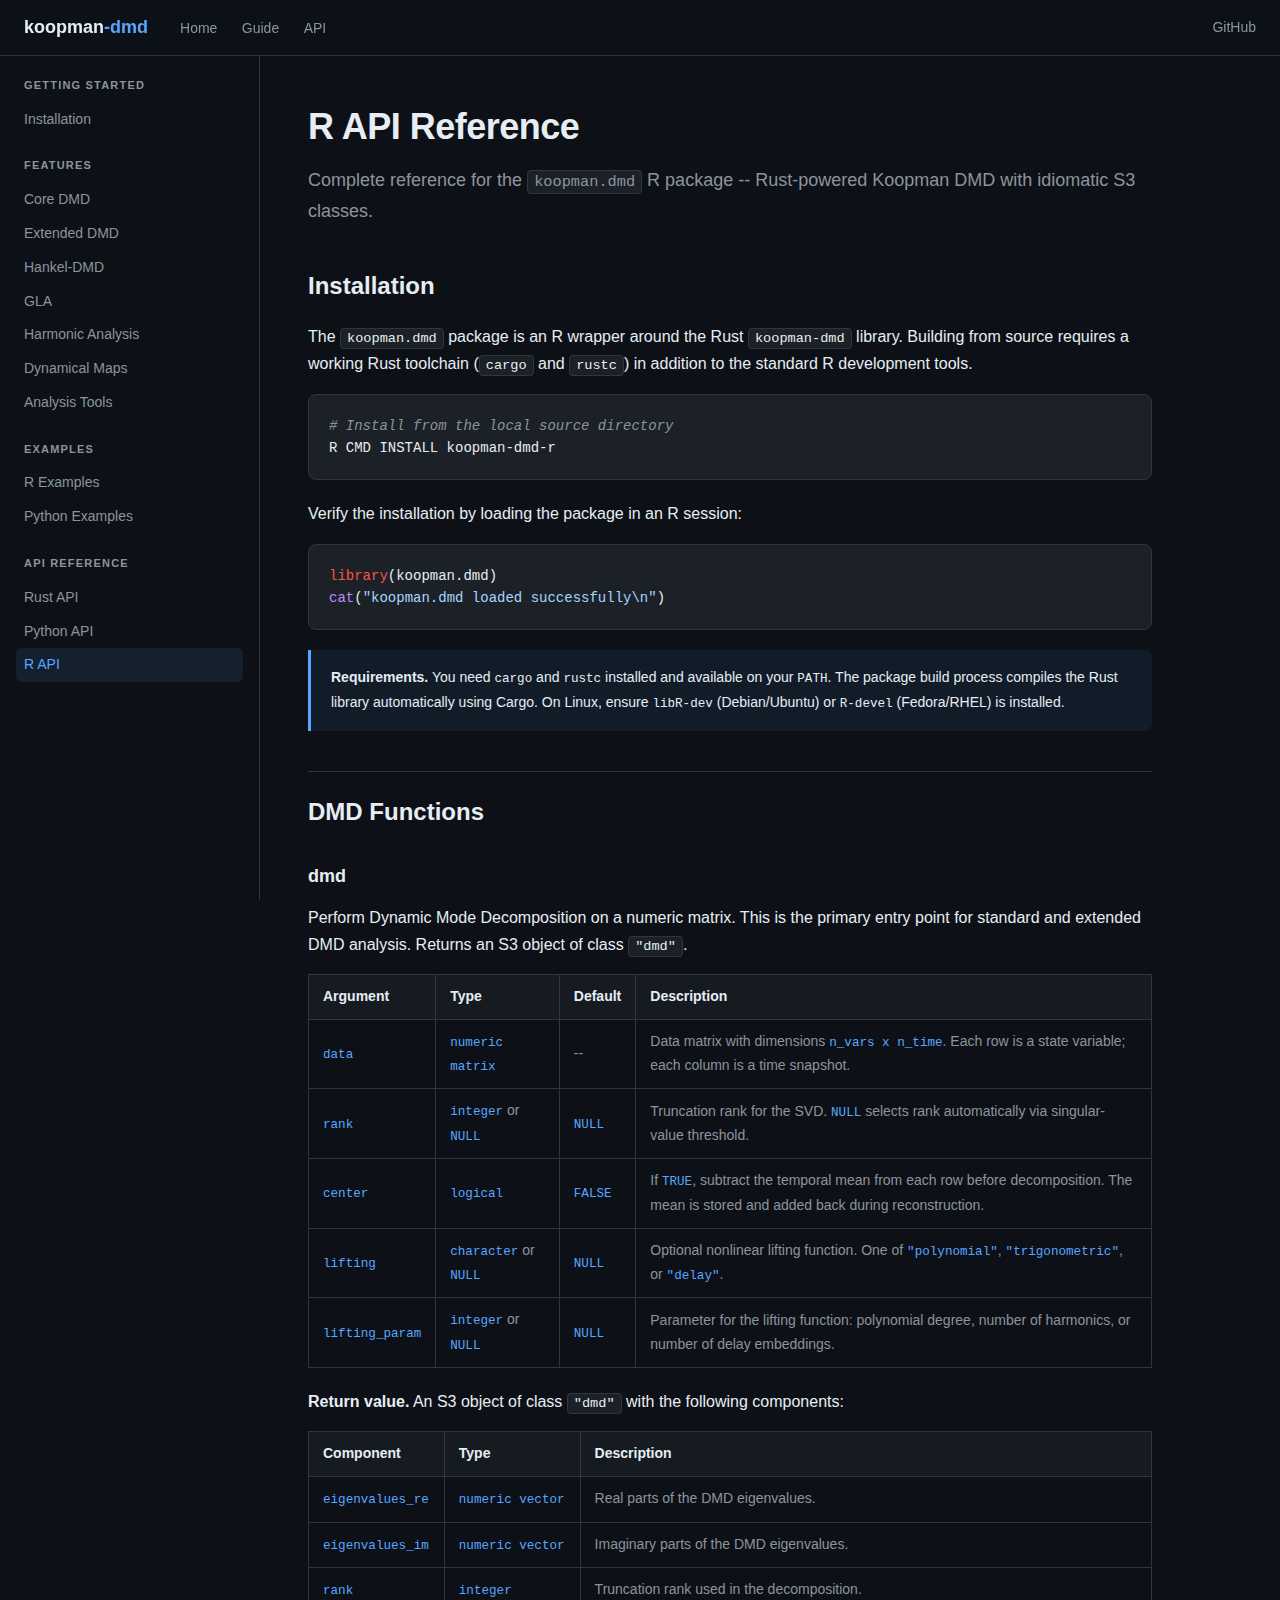
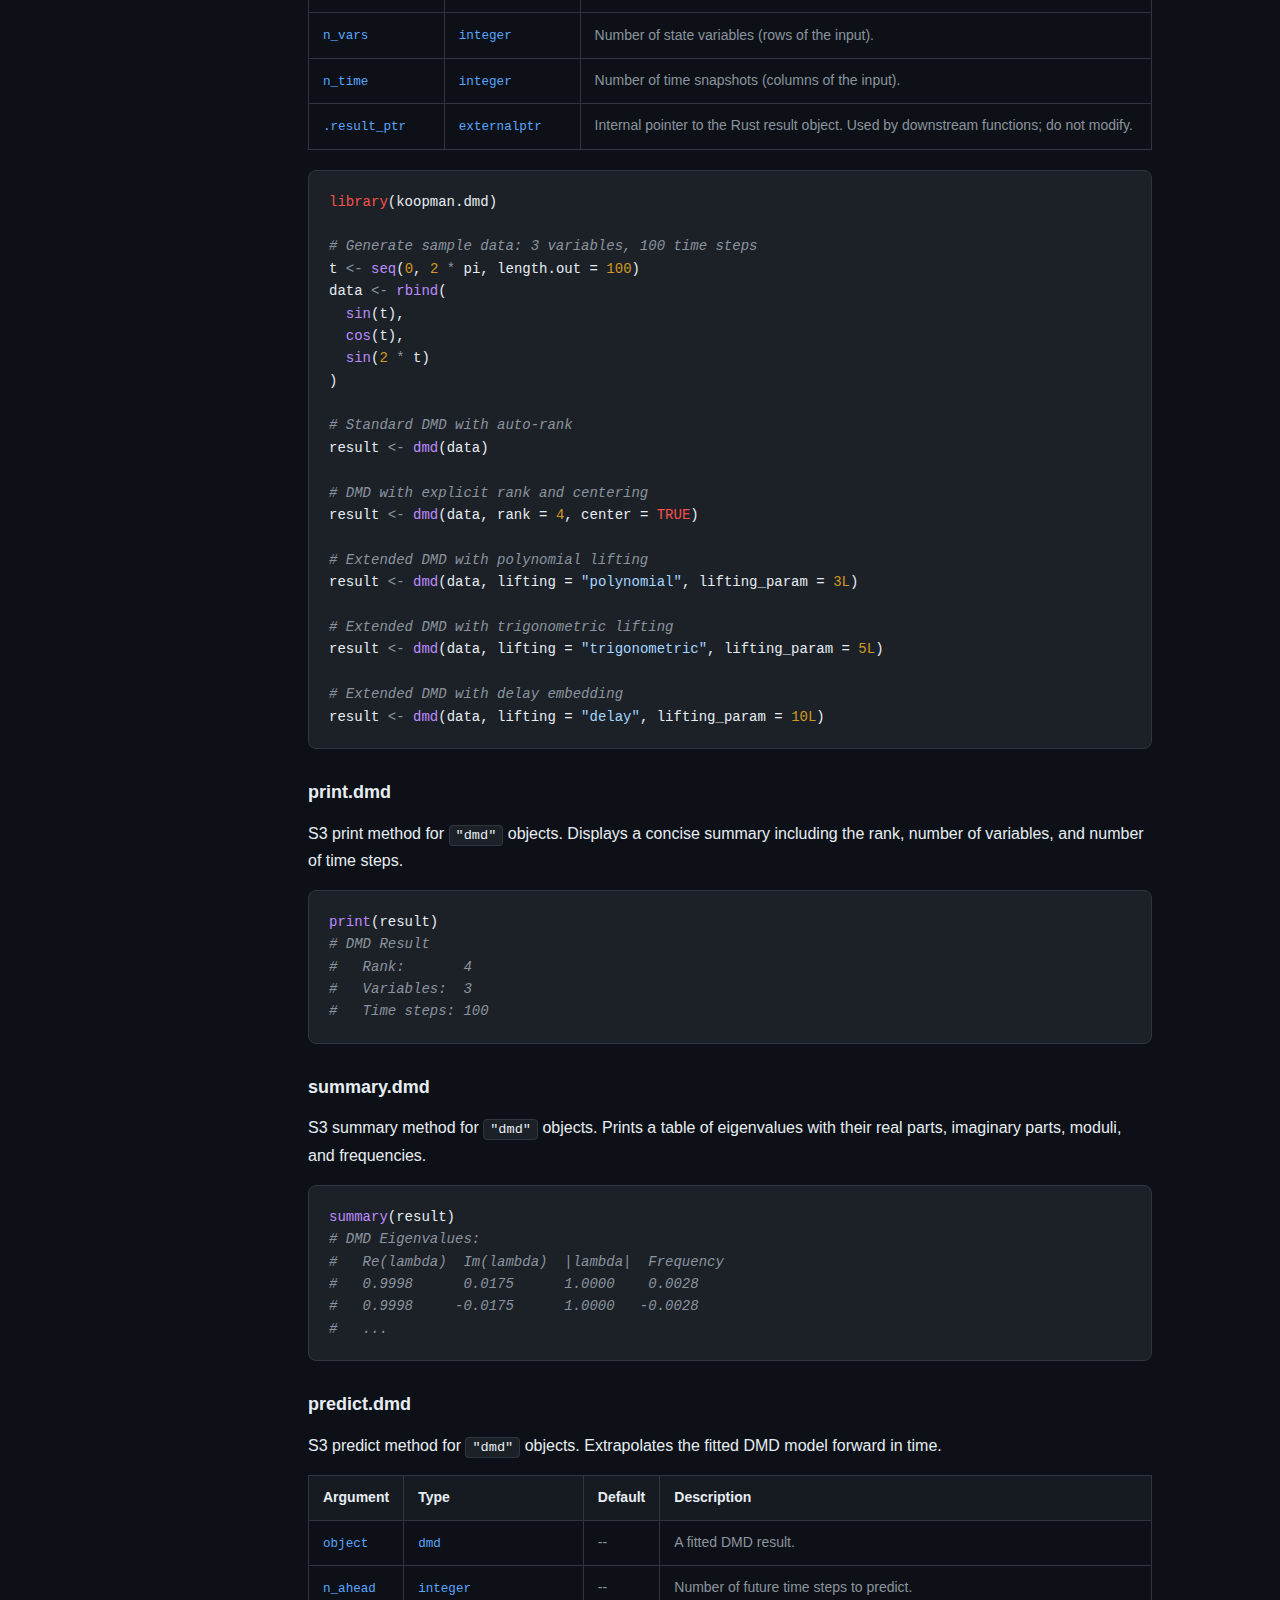
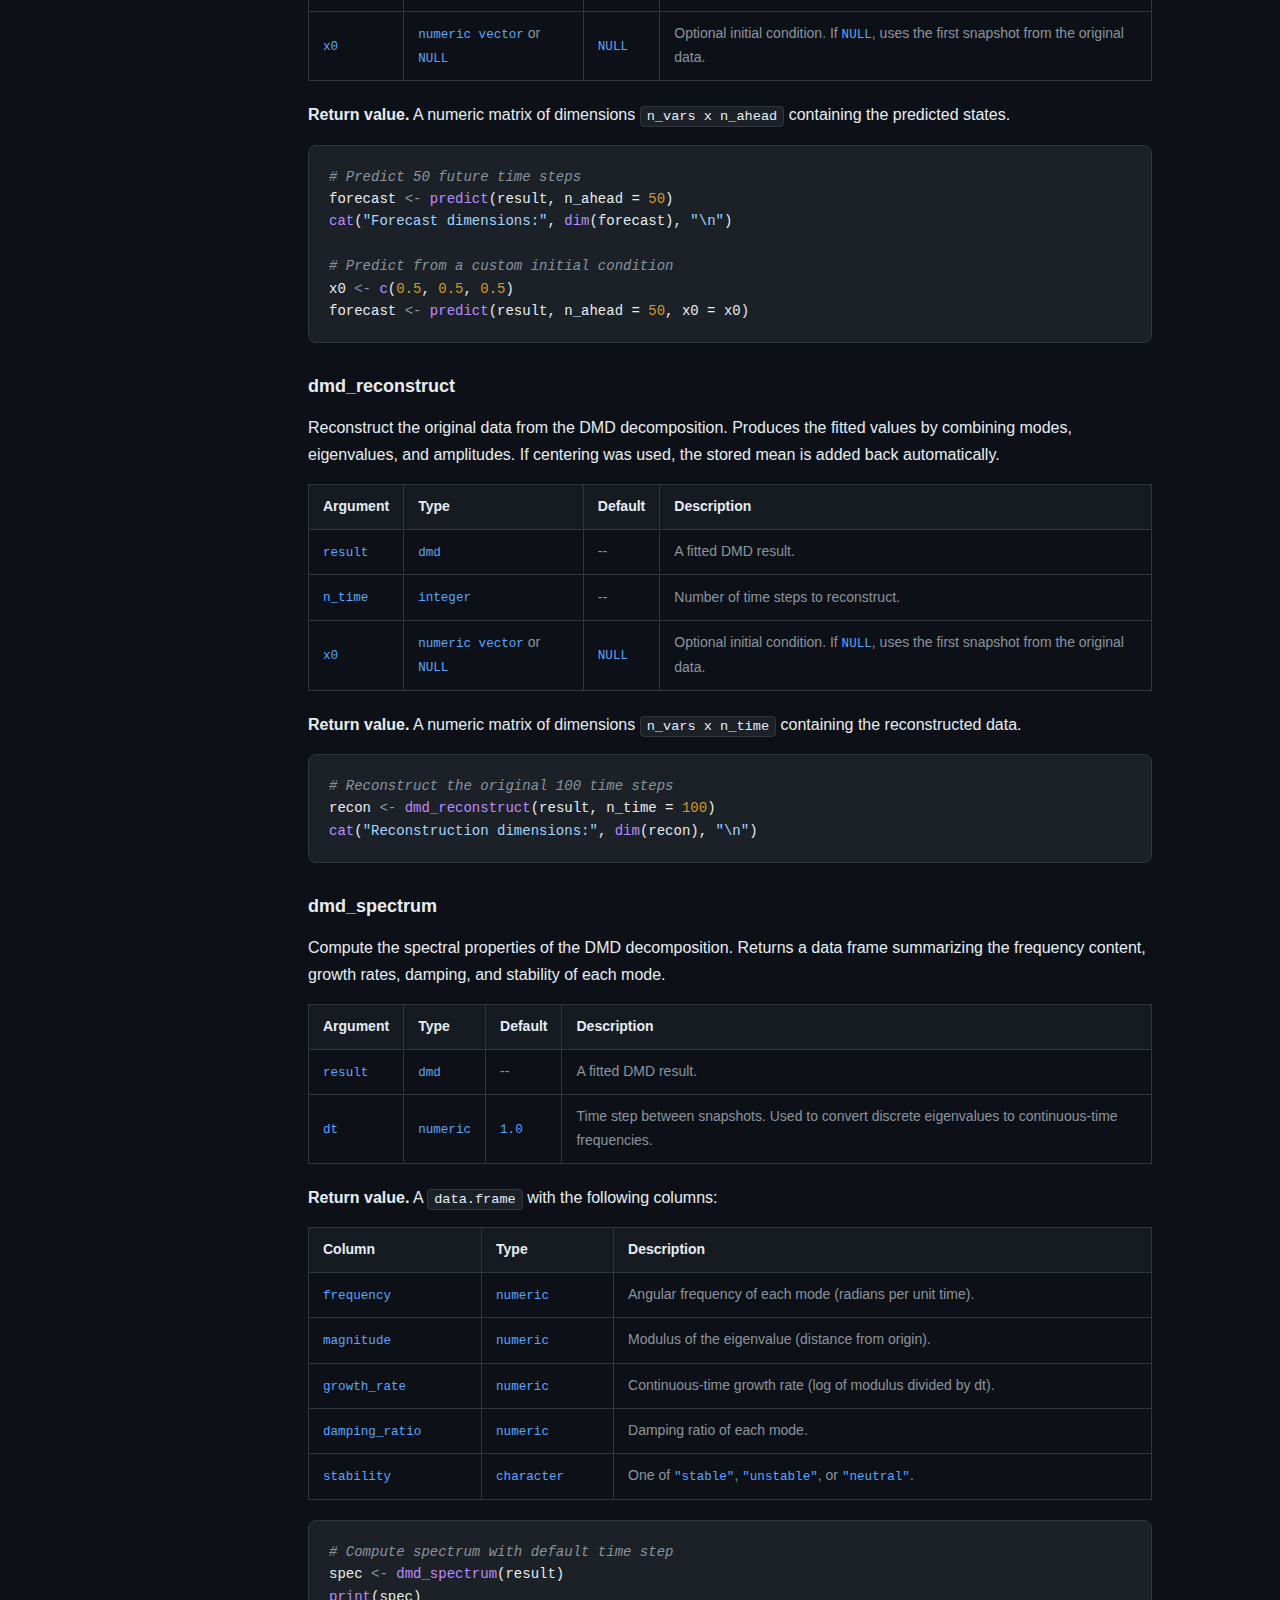
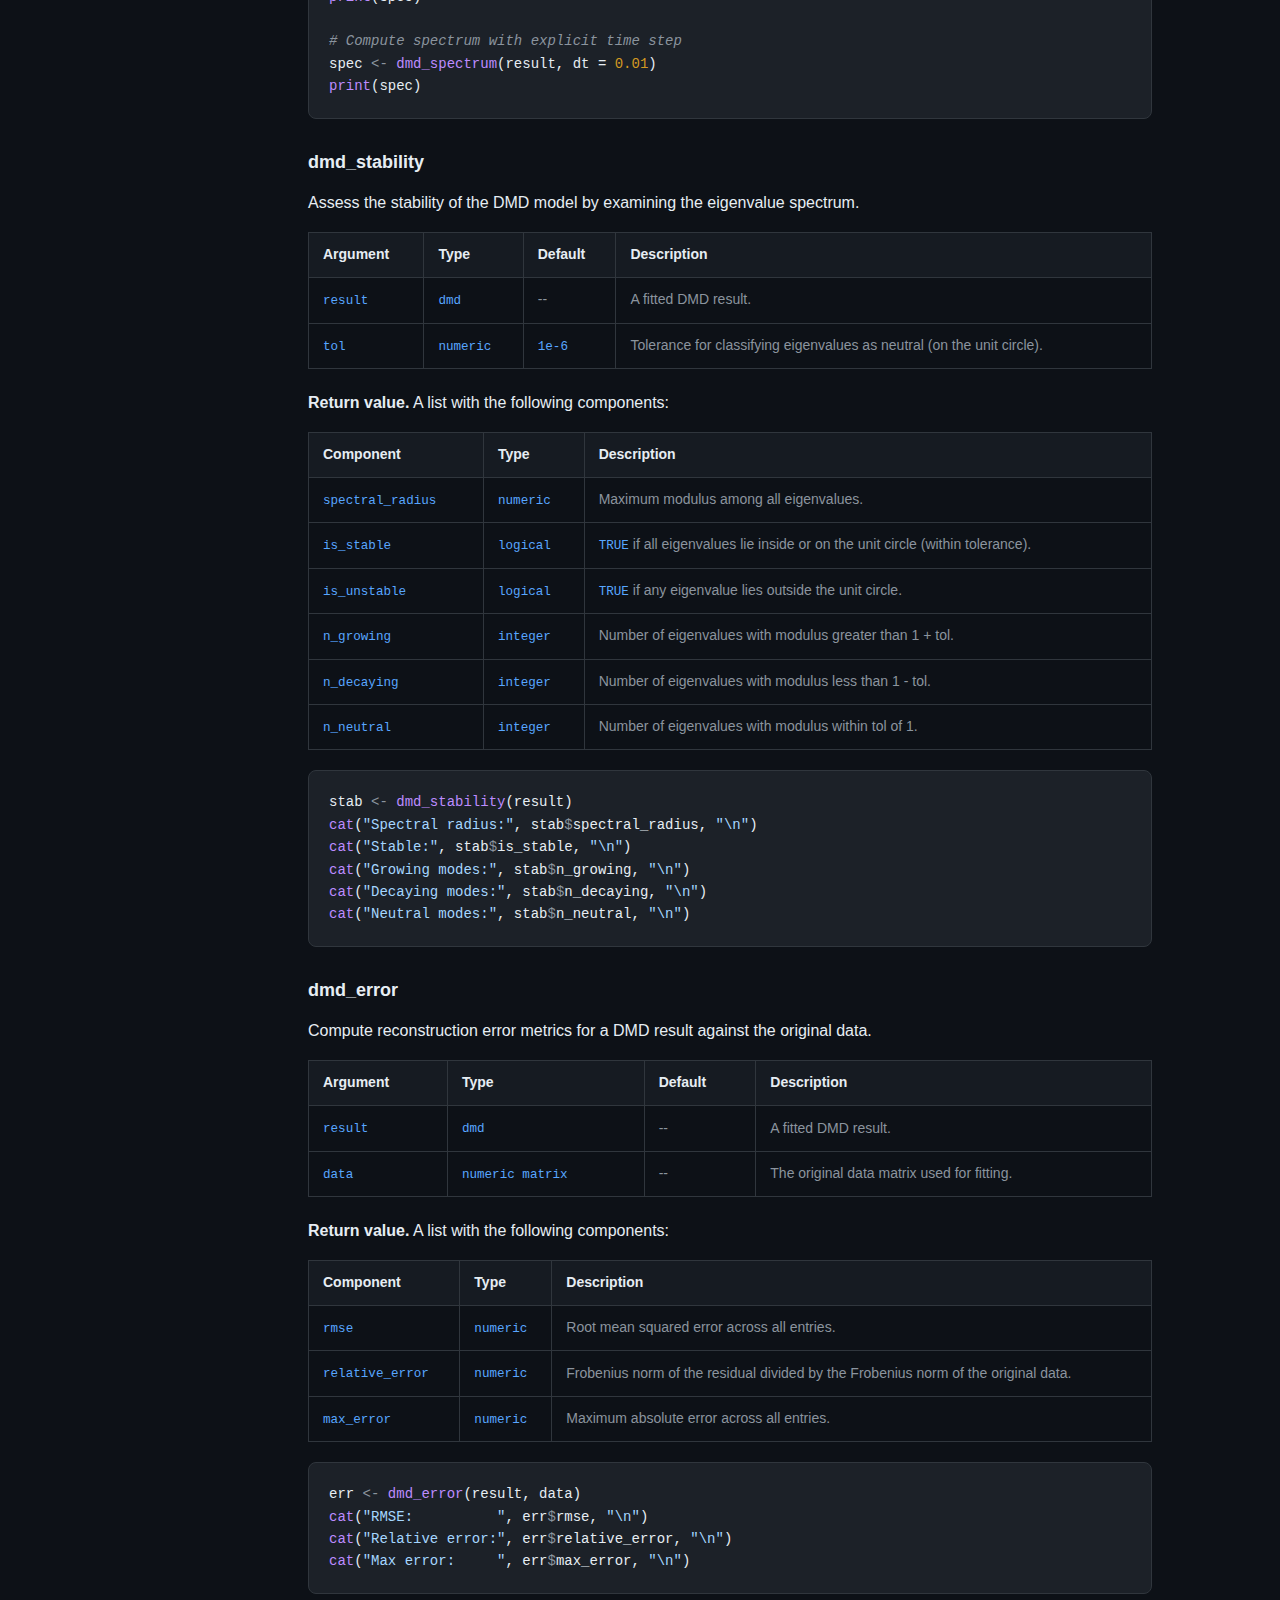
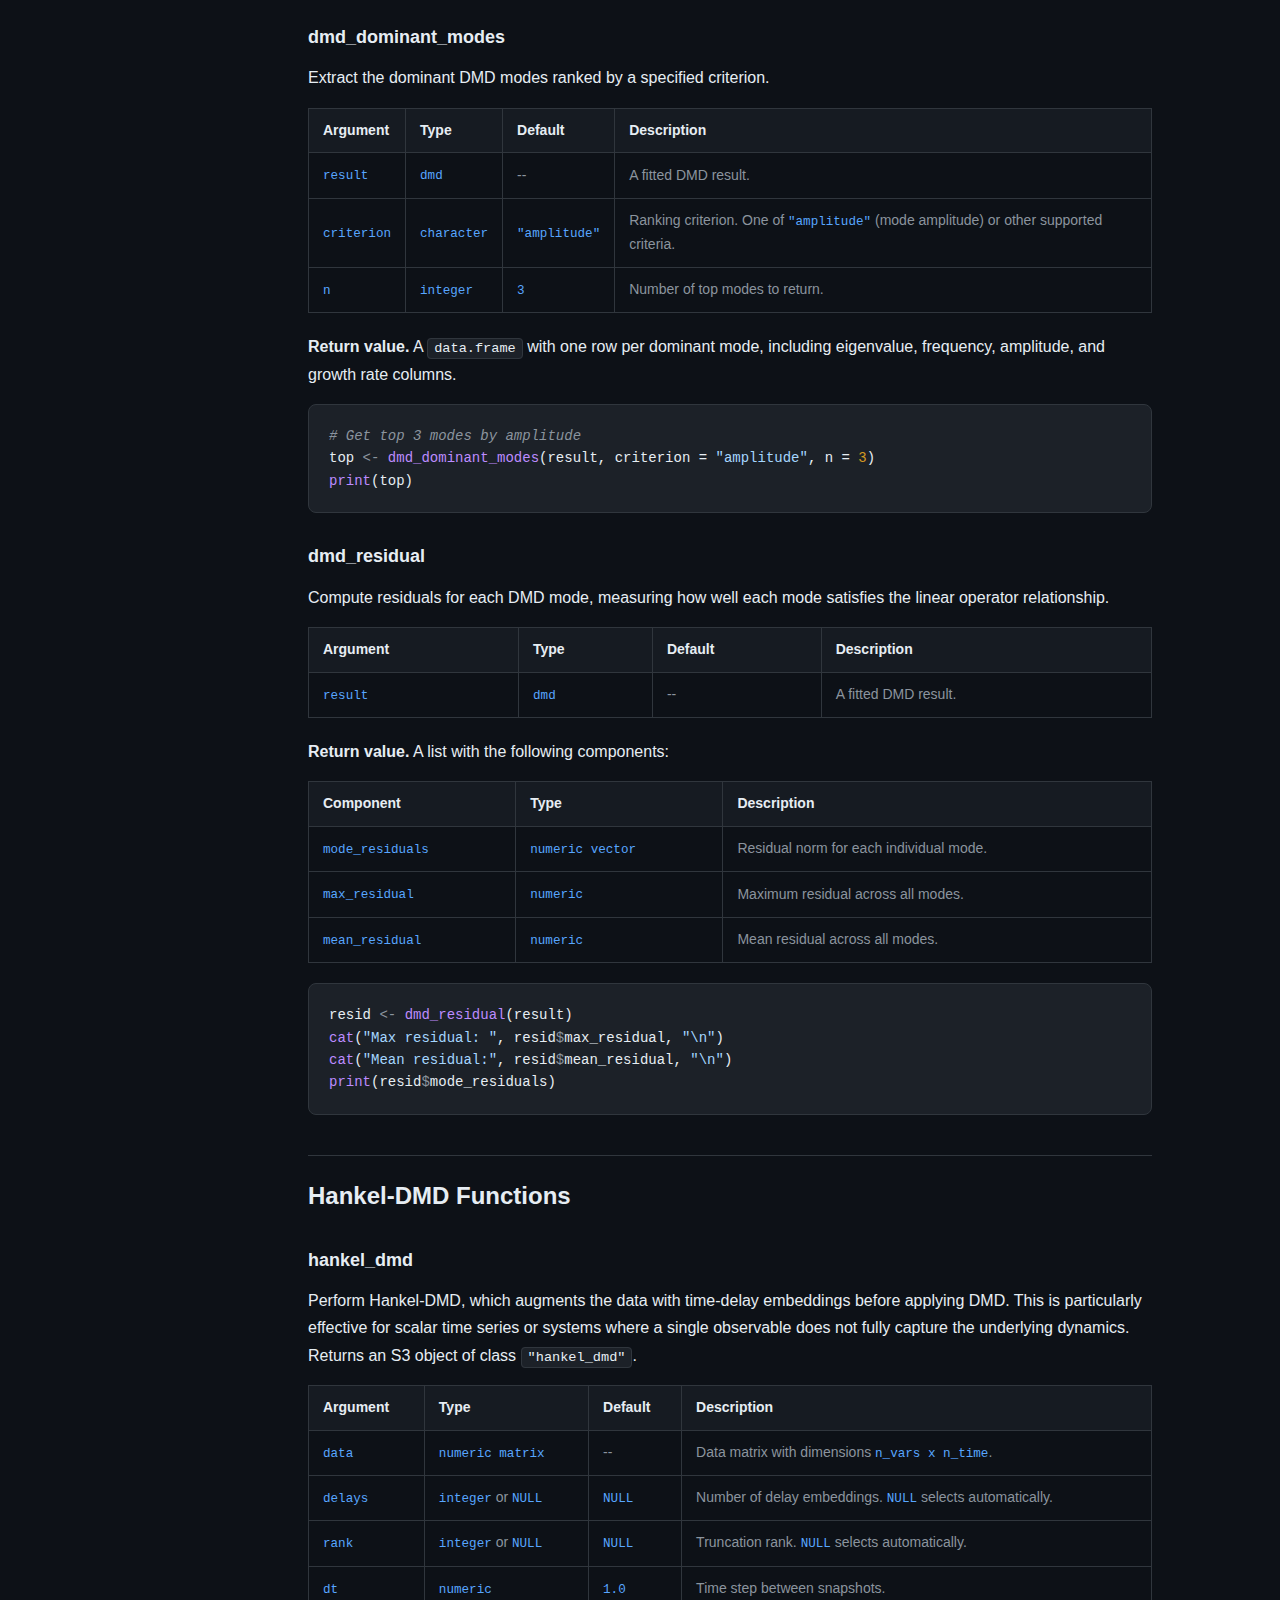
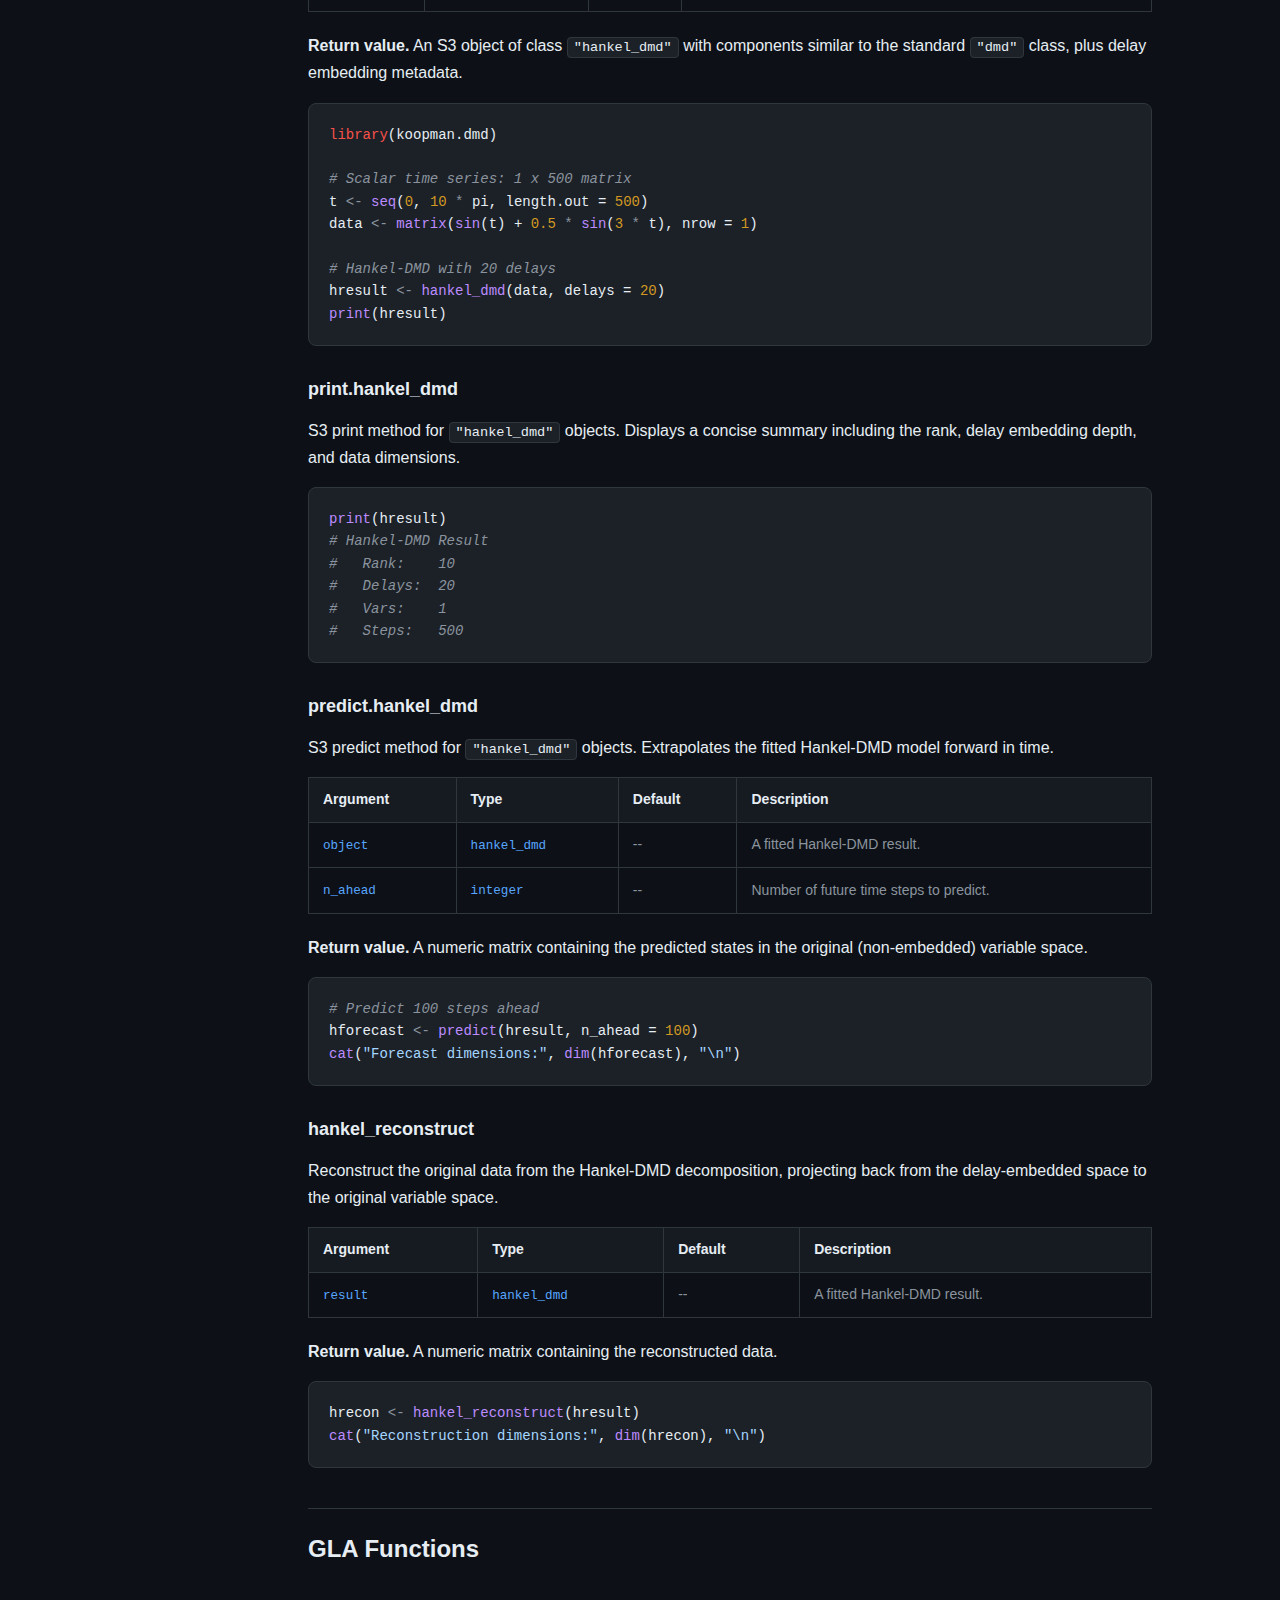
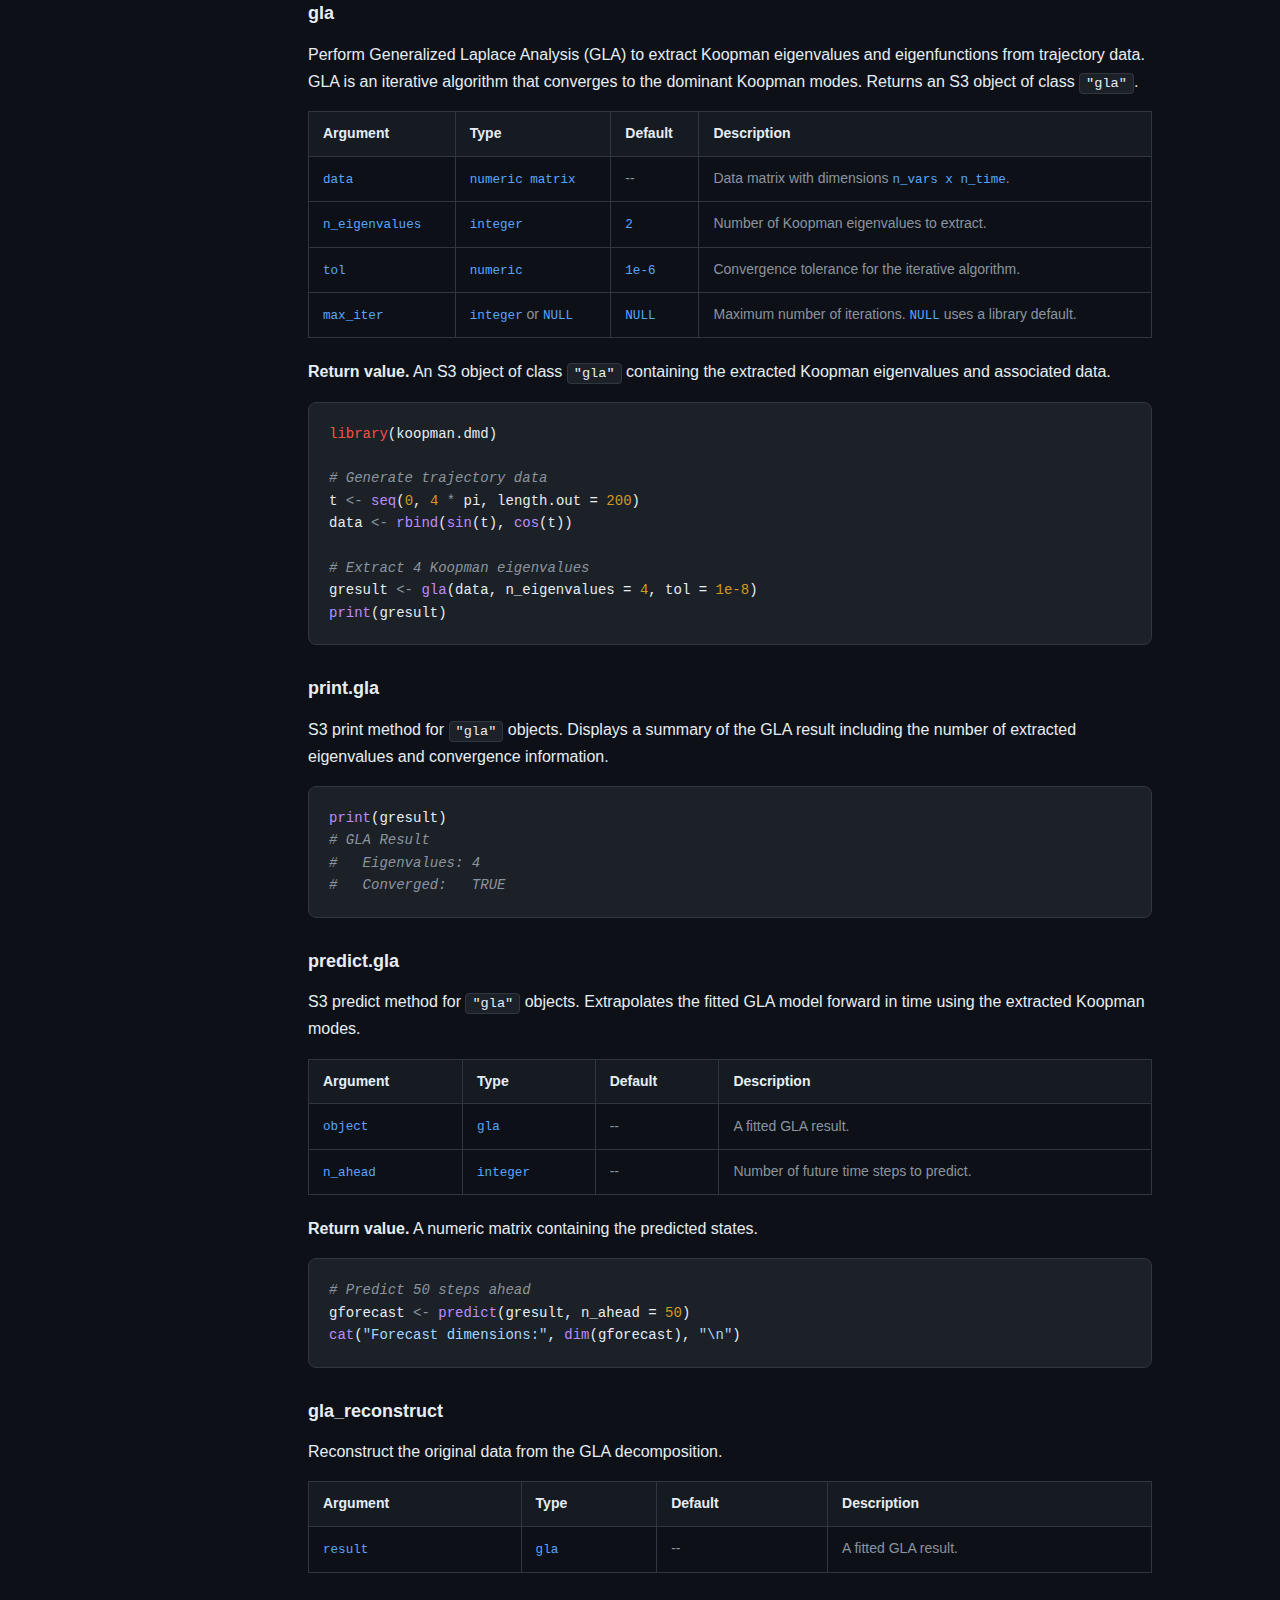
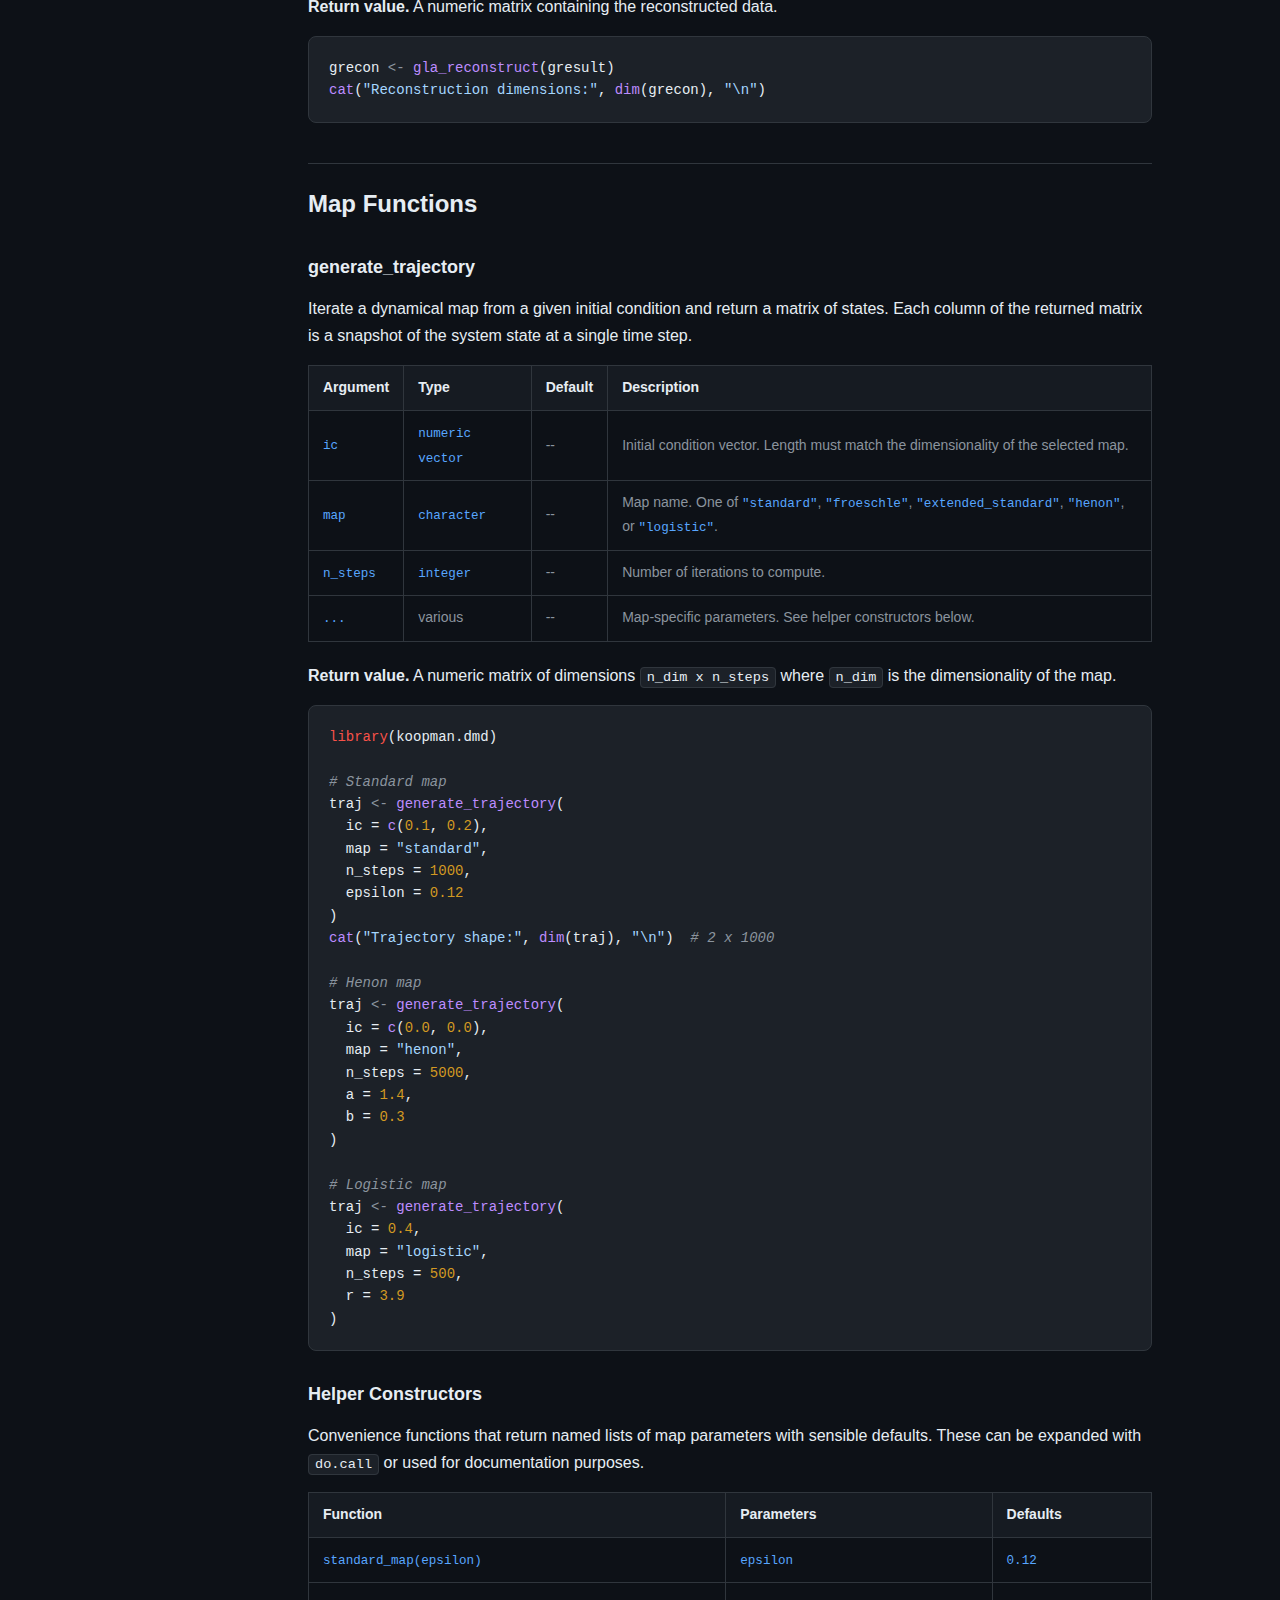
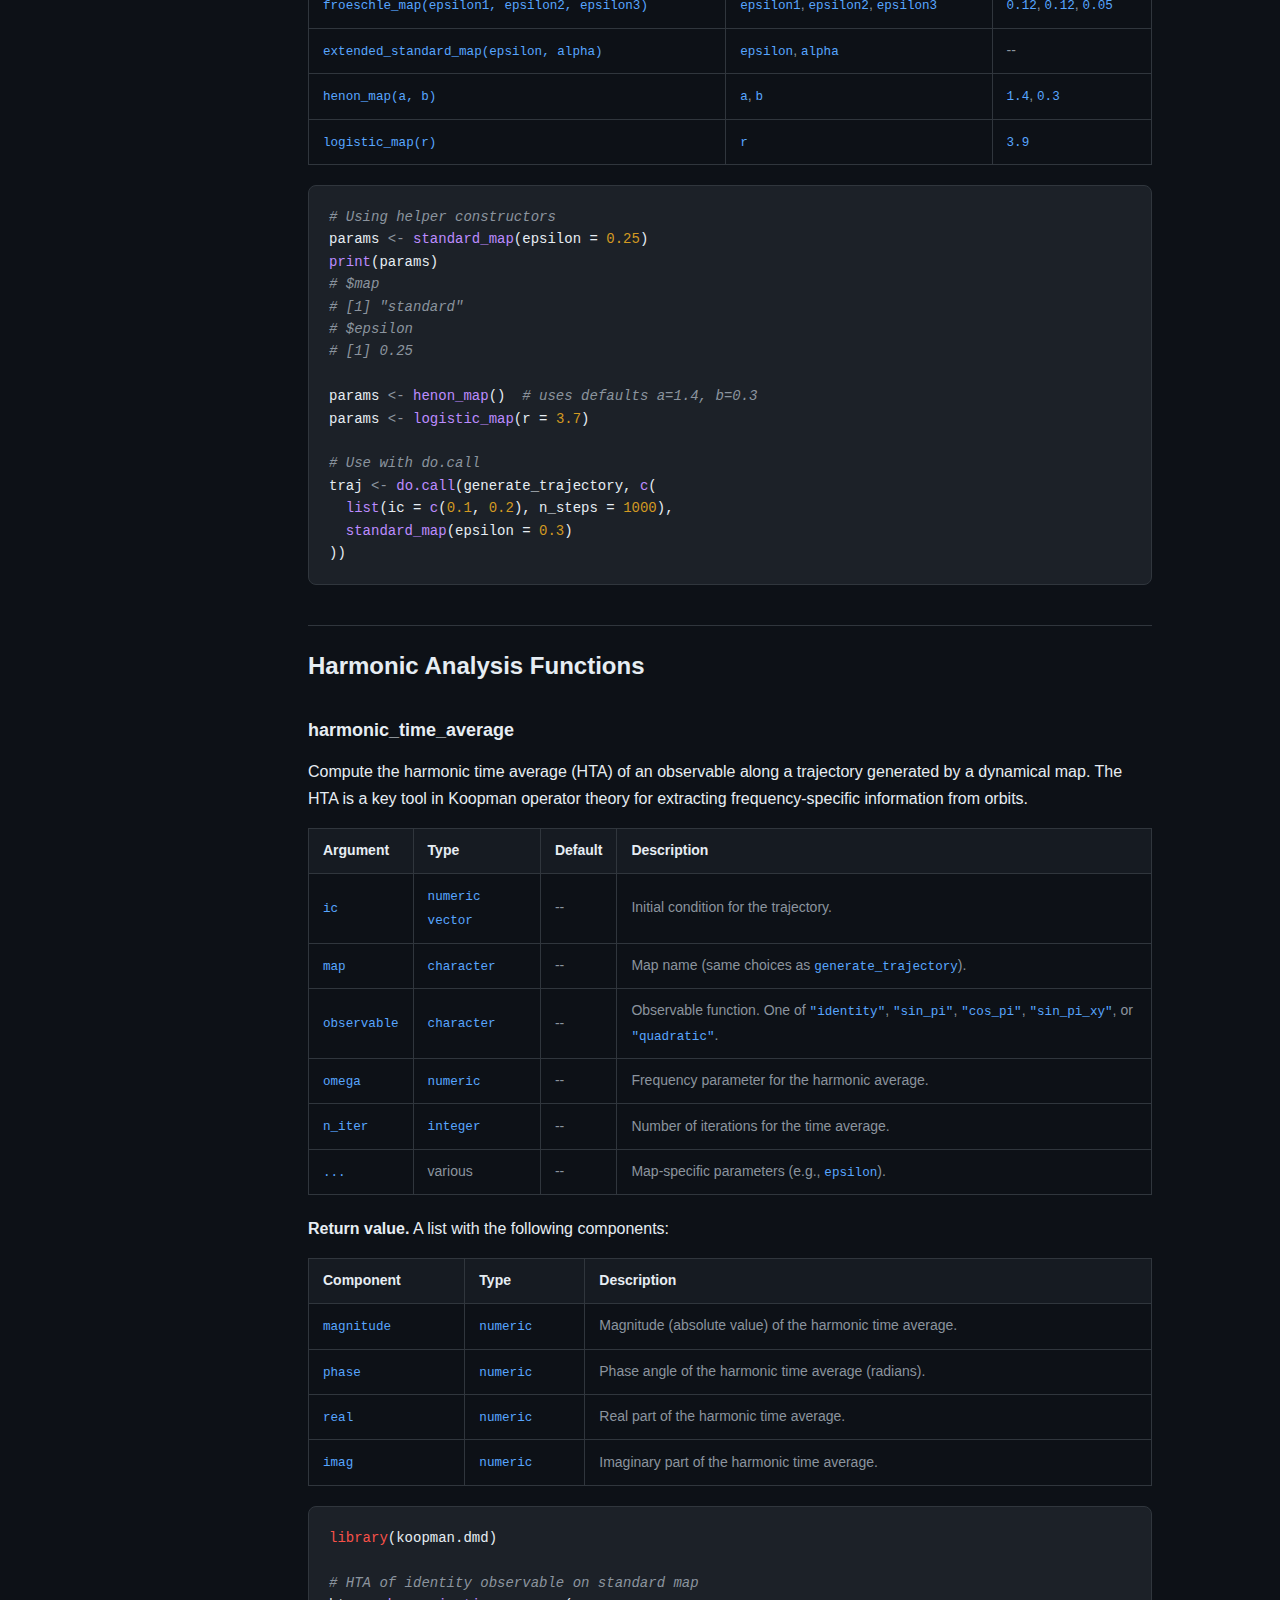
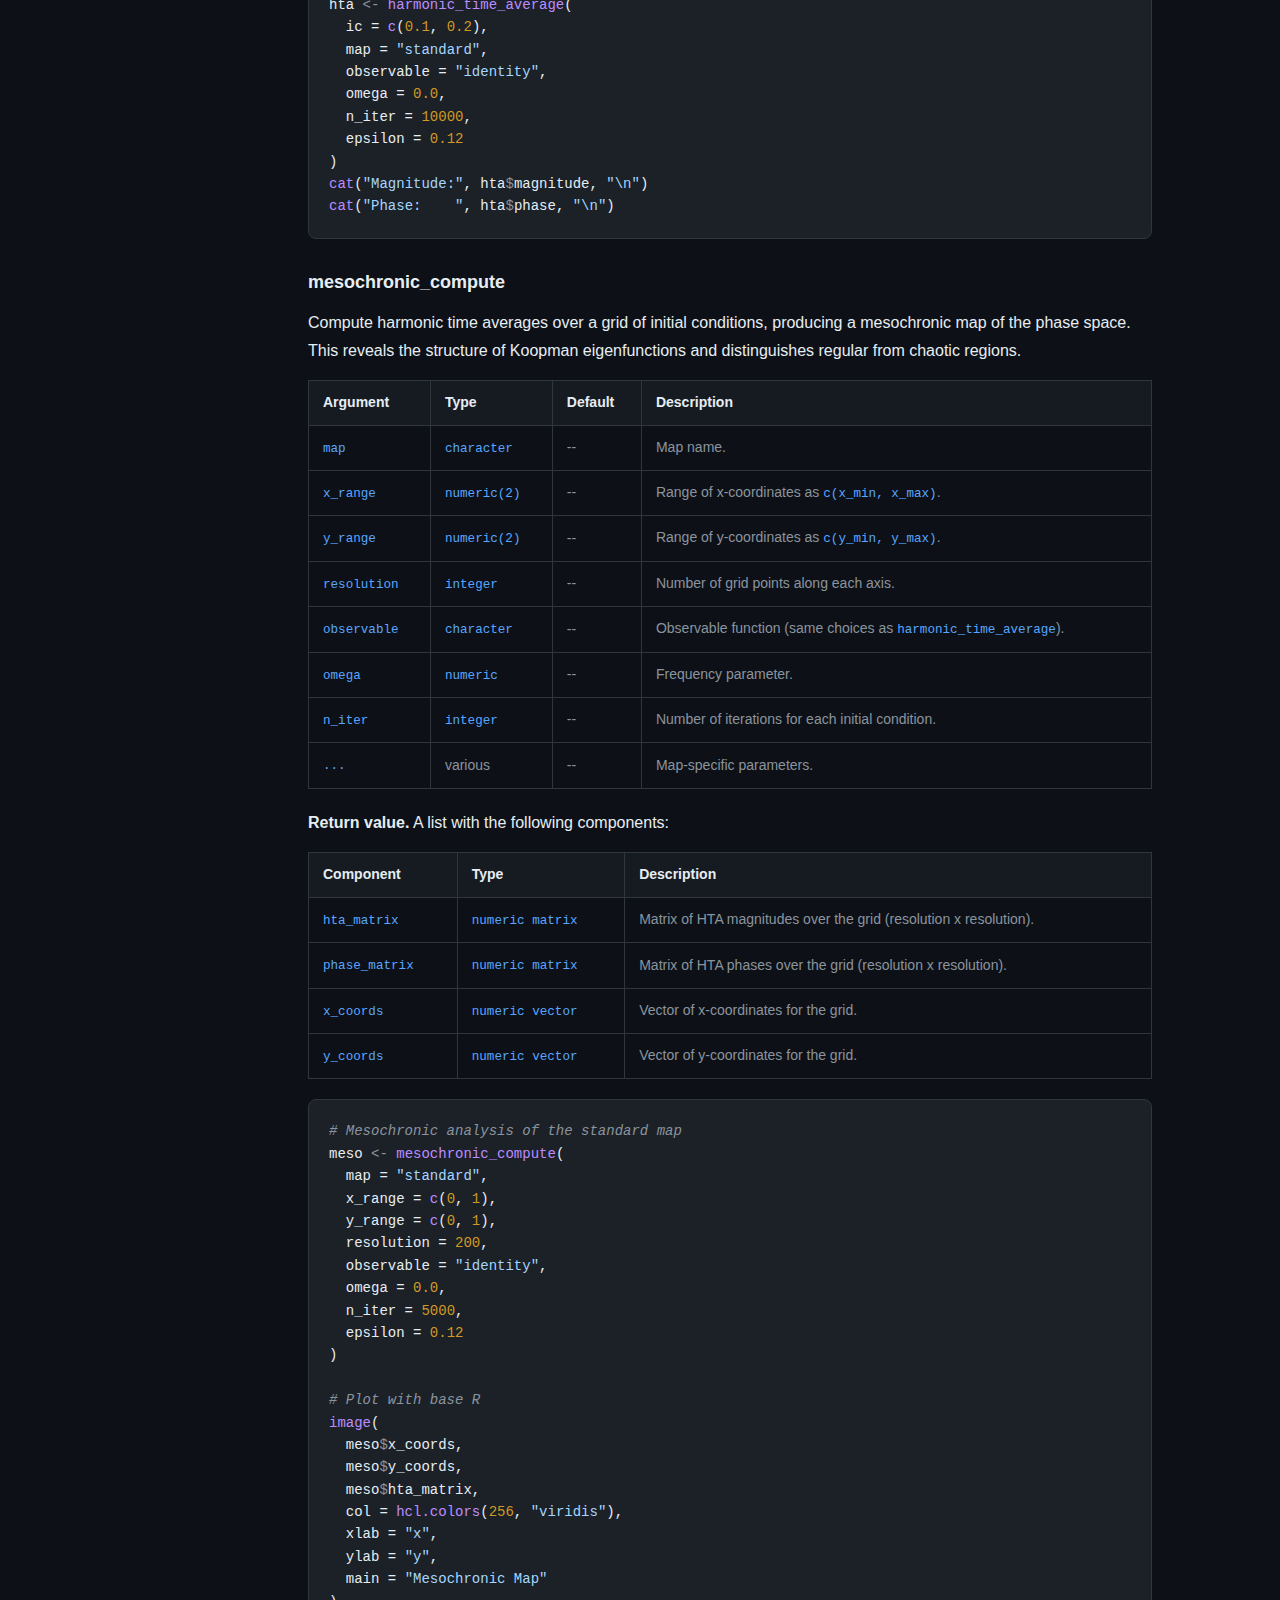
<file: docs/api-r.html>
<!DOCTYPE html>
<html lang="en">
<head>
  <meta charset="UTF-8">
  <meta name="viewport" content="width=device-width, initial-scale=1.0">
  <title>R API Reference - koopman-dmd</title>
  <link rel="stylesheet" href="css/style.css">
</head>
<body>

<!-- Top navigation -->
<header class="topnav">
  <a class="logo" href="index.html">koopman<span>-dmd</span></a>
  <nav>
    <a href="index.html">Home</a>
    <a href="getting-started.html">Guide</a>
    <a href="api-rust.html">API</a>
  </nav>
  <a class="gh-link" href="https://github.com/jimeharrisjr/rust-dmd">GitHub</a>
</header>

<div class="page-layout">

  <!-- Sidebar -->
  <aside class="sidebar">
    <h3>Getting Started</h3>
    <a href="getting-started.html">Installation</a>

    <h3>Features</h3>
    <a href="core-dmd.html">Core DMD</a>
    <a href="extended-dmd.html">Extended DMD</a>
    <a href="hankel-dmd.html">Hankel-DMD</a>
    <a href="gla.html">GLA</a>
    <a href="harmonic.html">Harmonic Analysis</a>
    <a href="maps.html">Dynamical Maps</a>
    <a href="analysis.html">Analysis Tools</a>

    <h3>Examples</h3>
    <a href="examples-r.html">R Examples</a>
    <a href="examples-python.html">Python Examples</a>

    <h3>API Reference</h3>
    <a href="api-rust.html">Rust API</a>
    <a href="api-python.html">Python API</a>
    <a href="api-r.html" class="active">R API</a>
  </aside>

  <!-- Main content -->
  <main class="content">
    <h1>R API Reference</h1>
    <p class="subtitle">Complete reference for the <code>koopman.dmd</code> R package -- Rust-powered Koopman DMD with idiomatic S3 classes.</p>

    <!-- ============================================================
         1. Installation
         ============================================================ -->
    <h2 id="installation">Installation</h2>

    <p>The <code>koopman.dmd</code> package is an R wrapper around the Rust
    <code>koopman-dmd</code> library. Building from source requires a working Rust
    toolchain (<code>cargo</code> and <code>rustc</code>) in addition to the
    standard R development tools.</p>

<pre><code><span class="cm"># Install from the local source directory</span>
R CMD INSTALL koopman-dmd-r</code></pre>

    <p>Verify the installation by loading the package in an R session:</p>

<pre><code><span class="kw">library</span>(koopman.dmd)
<span class="fn">cat</span>(<span class="st">"koopman.dmd loaded successfully\n"</span>)</code></pre>

    <div class="info-box">
      <strong>Requirements.</strong> You need <code>cargo</code> and
      <code>rustc</code> installed and available on your <code>PATH</code>. The
      package build process compiles the Rust library automatically using Cargo.
      On Linux, ensure <code>libR-dev</code> (Debian/Ubuntu) or
      <code>R-devel</code> (Fedora/RHEL) is installed.
    </div>

    <!-- ============================================================
         2. DMD Functions
         ============================================================ -->
    <h2 id="dmd-functions">DMD Functions</h2>

    <h3 id="dmd">dmd</h3>

    <p>Perform Dynamic Mode Decomposition on a numeric matrix. This is the
    primary entry point for standard and extended DMD analysis. Returns an S3
    object of class <code>"dmd"</code>.</p>

    <table>
      <thead>
        <tr>
          <th>Argument</th>
          <th>Type</th>
          <th>Default</th>
          <th>Description</th>
        </tr>
      </thead>
      <tbody>
        <tr>
          <td><code>data</code></td>
          <td><code>numeric matrix</code></td>
          <td>--</td>
          <td>Data matrix with dimensions <code>n_vars x n_time</code>. Each
          row is a state variable; each column is a time snapshot.</td>
        </tr>
        <tr>
          <td><code>rank</code></td>
          <td><code>integer</code> or <code>NULL</code></td>
          <td><code>NULL</code></td>
          <td>Truncation rank for the SVD. <code>NULL</code> selects rank
          automatically via singular-value threshold.</td>
        </tr>
        <tr>
          <td><code>center</code></td>
          <td><code>logical</code></td>
          <td><code>FALSE</code></td>
          <td>If <code>TRUE</code>, subtract the temporal mean from each row
          before decomposition. The mean is stored and added back during
          reconstruction.</td>
        </tr>
        <tr>
          <td><code>lifting</code></td>
          <td><code>character</code> or <code>NULL</code></td>
          <td><code>NULL</code></td>
          <td>Optional nonlinear lifting function. One of
          <code>"polynomial"</code>, <code>"trigonometric"</code>, or
          <code>"delay"</code>.</td>
        </tr>
        <tr>
          <td><code>lifting_param</code></td>
          <td><code>integer</code> or <code>NULL</code></td>
          <td><code>NULL</code></td>
          <td>Parameter for the lifting function: polynomial degree, number of
          harmonics, or number of delay embeddings.</td>
        </tr>
      </tbody>
    </table>

    <p><strong>Return value.</strong> An S3 object of class <code>"dmd"</code>
    with the following components:</p>

    <table>
      <thead>
        <tr>
          <th>Component</th>
          <th>Type</th>
          <th>Description</th>
        </tr>
      </thead>
      <tbody>
        <tr>
          <td><code>eigenvalues_re</code></td>
          <td><code>numeric vector</code></td>
          <td>Real parts of the DMD eigenvalues.</td>
        </tr>
        <tr>
          <td><code>eigenvalues_im</code></td>
          <td><code>numeric vector</code></td>
          <td>Imaginary parts of the DMD eigenvalues.</td>
        </tr>
        <tr>
          <td><code>rank</code></td>
          <td><code>integer</code></td>
          <td>Truncation rank used in the decomposition.</td>
        </tr>
        <tr>
          <td><code>n_vars</code></td>
          <td><code>integer</code></td>
          <td>Number of state variables (rows of the input).</td>
        </tr>
        <tr>
          <td><code>n_time</code></td>
          <td><code>integer</code></td>
          <td>Number of time snapshots (columns of the input).</td>
        </tr>
        <tr>
          <td><code>.result_ptr</code></td>
          <td><code>externalptr</code></td>
          <td>Internal pointer to the Rust result object. Used by downstream
          functions; do not modify.</td>
        </tr>
      </tbody>
    </table>

<pre><code><span class="kw">library</span>(koopman.dmd)

<span class="cm"># Generate sample data: 3 variables, 100 time steps</span>
t <span class="op">&lt;-</span> <span class="fn">seq</span>(<span class="nu">0</span>, <span class="nu">2</span> <span class="op">*</span> pi, length.out = <span class="nu">100</span>)
data <span class="op">&lt;-</span> <span class="fn">rbind</span>(
  <span class="fn">sin</span>(t),
  <span class="fn">cos</span>(t),
  <span class="fn">sin</span>(<span class="nu">2</span> <span class="op">*</span> t)
)

<span class="cm"># Standard DMD with auto-rank</span>
result <span class="op">&lt;-</span> <span class="fn">dmd</span>(data)

<span class="cm"># DMD with explicit rank and centering</span>
result <span class="op">&lt;-</span> <span class="fn">dmd</span>(data, rank = <span class="nu">4</span>, center = <span class="kw">TRUE</span>)

<span class="cm"># Extended DMD with polynomial lifting</span>
result <span class="op">&lt;-</span> <span class="fn">dmd</span>(data, lifting = <span class="st">"polynomial"</span>, lifting_param = <span class="nu">3L</span>)

<span class="cm"># Extended DMD with trigonometric lifting</span>
result <span class="op">&lt;-</span> <span class="fn">dmd</span>(data, lifting = <span class="st">"trigonometric"</span>, lifting_param = <span class="nu">5L</span>)

<span class="cm"># Extended DMD with delay embedding</span>
result <span class="op">&lt;-</span> <span class="fn">dmd</span>(data, lifting = <span class="st">"delay"</span>, lifting_param = <span class="nu">10L</span>)</code></pre>

    <!-- ============================================================ -->
    <h3 id="print-dmd">print.dmd</h3>

    <p>S3 print method for <code>"dmd"</code> objects. Displays a concise
    summary including the rank, number of variables, and number of time
    steps.</p>

<pre><code><span class="fn">print</span>(result)
<span class="cm"># DMD Result</span>
<span class="cm">#   Rank:       4</span>
<span class="cm">#   Variables:  3</span>
<span class="cm">#   Time steps: 100</span></code></pre>

    <!-- ============================================================ -->
    <h3 id="summary-dmd">summary.dmd</h3>

    <p>S3 summary method for <code>"dmd"</code> objects. Prints a table of
    eigenvalues with their real parts, imaginary parts, moduli, and
    frequencies.</p>

<pre><code><span class="fn">summary</span>(result)
<span class="cm"># DMD Eigenvalues:</span>
<span class="cm">#   Re(lambda)  Im(lambda)  |lambda|  Frequency</span>
<span class="cm">#   0.9998      0.0175      1.0000    0.0028</span>
<span class="cm">#   0.9998     -0.0175      1.0000   -0.0028</span>
<span class="cm">#   ...</span></code></pre>

    <!-- ============================================================ -->
    <h3 id="predict-dmd">predict.dmd</h3>

    <p>S3 predict method for <code>"dmd"</code> objects. Extrapolates the
    fitted DMD model forward in time.</p>

    <table>
      <thead>
        <tr>
          <th>Argument</th>
          <th>Type</th>
          <th>Default</th>
          <th>Description</th>
        </tr>
      </thead>
      <tbody>
        <tr>
          <td><code>object</code></td>
          <td><code>dmd</code></td>
          <td>--</td>
          <td>A fitted DMD result.</td>
        </tr>
        <tr>
          <td><code>n_ahead</code></td>
          <td><code>integer</code></td>
          <td>--</td>
          <td>Number of future time steps to predict.</td>
        </tr>
        <tr>
          <td><code>x0</code></td>
          <td><code>numeric vector</code> or <code>NULL</code></td>
          <td><code>NULL</code></td>
          <td>Optional initial condition. If <code>NULL</code>, uses the first
          snapshot from the original data.</td>
        </tr>
      </tbody>
    </table>

    <p><strong>Return value.</strong> A numeric matrix of dimensions
    <code>n_vars x n_ahead</code> containing the predicted states.</p>

<pre><code><span class="cm"># Predict 50 future time steps</span>
forecast <span class="op">&lt;-</span> <span class="fn">predict</span>(result, n_ahead = <span class="nu">50</span>)
<span class="fn">cat</span>(<span class="st">"Forecast dimensions:"</span>, <span class="fn">dim</span>(forecast), <span class="st">"\n"</span>)

<span class="cm"># Predict from a custom initial condition</span>
x0 <span class="op">&lt;-</span> <span class="fn">c</span>(<span class="nu">0.5</span>, <span class="nu">0.5</span>, <span class="nu">0.5</span>)
forecast <span class="op">&lt;-</span> <span class="fn">predict</span>(result, n_ahead = <span class="nu">50</span>, x0 = x0)</code></pre>

    <!-- ============================================================ -->
    <h3 id="dmd-reconstruct">dmd_reconstruct</h3>

    <p>Reconstruct the original data from the DMD decomposition. Produces the
    fitted values by combining modes, eigenvalues, and amplitudes. If centering
    was used, the stored mean is added back automatically.</p>

    <table>
      <thead>
        <tr>
          <th>Argument</th>
          <th>Type</th>
          <th>Default</th>
          <th>Description</th>
        </tr>
      </thead>
      <tbody>
        <tr>
          <td><code>result</code></td>
          <td><code>dmd</code></td>
          <td>--</td>
          <td>A fitted DMD result.</td>
        </tr>
        <tr>
          <td><code>n_time</code></td>
          <td><code>integer</code></td>
          <td>--</td>
          <td>Number of time steps to reconstruct.</td>
        </tr>
        <tr>
          <td><code>x0</code></td>
          <td><code>numeric vector</code> or <code>NULL</code></td>
          <td><code>NULL</code></td>
          <td>Optional initial condition. If <code>NULL</code>, uses the first
          snapshot from the original data.</td>
        </tr>
      </tbody>
    </table>

    <p><strong>Return value.</strong> A numeric matrix of dimensions
    <code>n_vars x n_time</code> containing the reconstructed data.</p>

<pre><code><span class="cm"># Reconstruct the original 100 time steps</span>
recon <span class="op">&lt;-</span> <span class="fn">dmd_reconstruct</span>(result, n_time = <span class="nu">100</span>)
<span class="fn">cat</span>(<span class="st">"Reconstruction dimensions:"</span>, <span class="fn">dim</span>(recon), <span class="st">"\n"</span>)</code></pre>

    <!-- ============================================================ -->
    <h3 id="dmd-spectrum">dmd_spectrum</h3>

    <p>Compute the spectral properties of the DMD decomposition. Returns a
    data frame summarizing the frequency content, growth rates, damping, and
    stability of each mode.</p>

    <table>
      <thead>
        <tr>
          <th>Argument</th>
          <th>Type</th>
          <th>Default</th>
          <th>Description</th>
        </tr>
      </thead>
      <tbody>
        <tr>
          <td><code>result</code></td>
          <td><code>dmd</code></td>
          <td>--</td>
          <td>A fitted DMD result.</td>
        </tr>
        <tr>
          <td><code>dt</code></td>
          <td><code>numeric</code></td>
          <td><code>1.0</code></td>
          <td>Time step between snapshots. Used to convert discrete eigenvalues
          to continuous-time frequencies.</td>
        </tr>
      </tbody>
    </table>

    <p><strong>Return value.</strong> A <code>data.frame</code> with the
    following columns:</p>

    <table>
      <thead>
        <tr>
          <th>Column</th>
          <th>Type</th>
          <th>Description</th>
        </tr>
      </thead>
      <tbody>
        <tr>
          <td><code>frequency</code></td>
          <td><code>numeric</code></td>
          <td>Angular frequency of each mode (radians per unit time).</td>
        </tr>
        <tr>
          <td><code>magnitude</code></td>
          <td><code>numeric</code></td>
          <td>Modulus of the eigenvalue (distance from origin).</td>
        </tr>
        <tr>
          <td><code>growth_rate</code></td>
          <td><code>numeric</code></td>
          <td>Continuous-time growth rate (log of modulus divided by dt).</td>
        </tr>
        <tr>
          <td><code>damping_ratio</code></td>
          <td><code>numeric</code></td>
          <td>Damping ratio of each mode.</td>
        </tr>
        <tr>
          <td><code>stability</code></td>
          <td><code>character</code></td>
          <td>One of <code>"stable"</code>, <code>"unstable"</code>, or
          <code>"neutral"</code>.</td>
        </tr>
      </tbody>
    </table>

<pre><code><span class="cm"># Compute spectrum with default time step</span>
spec <span class="op">&lt;-</span> <span class="fn">dmd_spectrum</span>(result)
<span class="fn">print</span>(spec)

<span class="cm"># Compute spectrum with explicit time step</span>
spec <span class="op">&lt;-</span> <span class="fn">dmd_spectrum</span>(result, dt = <span class="nu">0.01</span>)
<span class="fn">print</span>(spec)</code></pre>

    <!-- ============================================================ -->
    <h3 id="dmd-stability">dmd_stability</h3>

    <p>Assess the stability of the DMD model by examining the eigenvalue
    spectrum.</p>

    <table>
      <thead>
        <tr>
          <th>Argument</th>
          <th>Type</th>
          <th>Default</th>
          <th>Description</th>
        </tr>
      </thead>
      <tbody>
        <tr>
          <td><code>result</code></td>
          <td><code>dmd</code></td>
          <td>--</td>
          <td>A fitted DMD result.</td>
        </tr>
        <tr>
          <td><code>tol</code></td>
          <td><code>numeric</code></td>
          <td><code>1e-6</code></td>
          <td>Tolerance for classifying eigenvalues as neutral (on the unit
          circle).</td>
        </tr>
      </tbody>
    </table>

    <p><strong>Return value.</strong> A list with the following components:</p>

    <table>
      <thead>
        <tr>
          <th>Component</th>
          <th>Type</th>
          <th>Description</th>
        </tr>
      </thead>
      <tbody>
        <tr>
          <td><code>spectral_radius</code></td>
          <td><code>numeric</code></td>
          <td>Maximum modulus among all eigenvalues.</td>
        </tr>
        <tr>
          <td><code>is_stable</code></td>
          <td><code>logical</code></td>
          <td><code>TRUE</code> if all eigenvalues lie inside or on the unit
          circle (within tolerance).</td>
        </tr>
        <tr>
          <td><code>is_unstable</code></td>
          <td><code>logical</code></td>
          <td><code>TRUE</code> if any eigenvalue lies outside the unit
          circle.</td>
        </tr>
        <tr>
          <td><code>n_growing</code></td>
          <td><code>integer</code></td>
          <td>Number of eigenvalues with modulus greater than 1 + tol.</td>
        </tr>
        <tr>
          <td><code>n_decaying</code></td>
          <td><code>integer</code></td>
          <td>Number of eigenvalues with modulus less than 1 - tol.</td>
        </tr>
        <tr>
          <td><code>n_neutral</code></td>
          <td><code>integer</code></td>
          <td>Number of eigenvalues with modulus within tol of 1.</td>
        </tr>
      </tbody>
    </table>

<pre><code>stab <span class="op">&lt;-</span> <span class="fn">dmd_stability</span>(result)
<span class="fn">cat</span>(<span class="st">"Spectral radius:"</span>, stab<span class="op">$</span>spectral_radius, <span class="st">"\n"</span>)
<span class="fn">cat</span>(<span class="st">"Stable:"</span>, stab<span class="op">$</span>is_stable, <span class="st">"\n"</span>)
<span class="fn">cat</span>(<span class="st">"Growing modes:"</span>, stab<span class="op">$</span>n_growing, <span class="st">"\n"</span>)
<span class="fn">cat</span>(<span class="st">"Decaying modes:"</span>, stab<span class="op">$</span>n_decaying, <span class="st">"\n"</span>)
<span class="fn">cat</span>(<span class="st">"Neutral modes:"</span>, stab<span class="op">$</span>n_neutral, <span class="st">"\n"</span>)</code></pre>

    <!-- ============================================================ -->
    <h3 id="dmd-error">dmd_error</h3>

    <p>Compute reconstruction error metrics for a DMD result against the
    original data.</p>

    <table>
      <thead>
        <tr>
          <th>Argument</th>
          <th>Type</th>
          <th>Default</th>
          <th>Description</th>
        </tr>
      </thead>
      <tbody>
        <tr>
          <td><code>result</code></td>
          <td><code>dmd</code></td>
          <td>--</td>
          <td>A fitted DMD result.</td>
        </tr>
        <tr>
          <td><code>data</code></td>
          <td><code>numeric matrix</code></td>
          <td>--</td>
          <td>The original data matrix used for fitting.</td>
        </tr>
      </tbody>
    </table>

    <p><strong>Return value.</strong> A list with the following components:</p>

    <table>
      <thead>
        <tr>
          <th>Component</th>
          <th>Type</th>
          <th>Description</th>
        </tr>
      </thead>
      <tbody>
        <tr>
          <td><code>rmse</code></td>
          <td><code>numeric</code></td>
          <td>Root mean squared error across all entries.</td>
        </tr>
        <tr>
          <td><code>relative_error</code></td>
          <td><code>numeric</code></td>
          <td>Frobenius norm of the residual divided by the Frobenius norm
          of the original data.</td>
        </tr>
        <tr>
          <td><code>max_error</code></td>
          <td><code>numeric</code></td>
          <td>Maximum absolute error across all entries.</td>
        </tr>
      </tbody>
    </table>

<pre><code>err <span class="op">&lt;-</span> <span class="fn">dmd_error</span>(result, data)
<span class="fn">cat</span>(<span class="st">"RMSE:          "</span>, err<span class="op">$</span>rmse, <span class="st">"\n"</span>)
<span class="fn">cat</span>(<span class="st">"Relative error:"</span>, err<span class="op">$</span>relative_error, <span class="st">"\n"</span>)
<span class="fn">cat</span>(<span class="st">"Max error:     "</span>, err<span class="op">$</span>max_error, <span class="st">"\n"</span>)</code></pre>

    <!-- ============================================================ -->
    <h3 id="dmd-dominant-modes">dmd_dominant_modes</h3>

    <p>Extract the dominant DMD modes ranked by a specified criterion.</p>

    <table>
      <thead>
        <tr>
          <th>Argument</th>
          <th>Type</th>
          <th>Default</th>
          <th>Description</th>
        </tr>
      </thead>
      <tbody>
        <tr>
          <td><code>result</code></td>
          <td><code>dmd</code></td>
          <td>--</td>
          <td>A fitted DMD result.</td>
        </tr>
        <tr>
          <td><code>criterion</code></td>
          <td><code>character</code></td>
          <td><code>"amplitude"</code></td>
          <td>Ranking criterion. One of <code>"amplitude"</code> (mode
          amplitude) or other supported criteria.</td>
        </tr>
        <tr>
          <td><code>n</code></td>
          <td><code>integer</code></td>
          <td><code>3</code></td>
          <td>Number of top modes to return.</td>
        </tr>
      </tbody>
    </table>

    <p><strong>Return value.</strong> A <code>data.frame</code> with one row
    per dominant mode, including eigenvalue, frequency, amplitude, and growth
    rate columns.</p>

<pre><code><span class="cm"># Get top 3 modes by amplitude</span>
top <span class="op">&lt;-</span> <span class="fn">dmd_dominant_modes</span>(result, criterion = <span class="st">"amplitude"</span>, n = <span class="nu">3</span>)
<span class="fn">print</span>(top)</code></pre>

    <!-- ============================================================ -->
    <h3 id="dmd-residual">dmd_residual</h3>

    <p>Compute residuals for each DMD mode, measuring how well each mode
    satisfies the linear operator relationship.</p>

    <table>
      <thead>
        <tr>
          <th>Argument</th>
          <th>Type</th>
          <th>Default</th>
          <th>Description</th>
        </tr>
      </thead>
      <tbody>
        <tr>
          <td><code>result</code></td>
          <td><code>dmd</code></td>
          <td>--</td>
          <td>A fitted DMD result.</td>
        </tr>
      </tbody>
    </table>

    <p><strong>Return value.</strong> A list with the following components:</p>

    <table>
      <thead>
        <tr>
          <th>Component</th>
          <th>Type</th>
          <th>Description</th>
        </tr>
      </thead>
      <tbody>
        <tr>
          <td><code>mode_residuals</code></td>
          <td><code>numeric vector</code></td>
          <td>Residual norm for each individual mode.</td>
        </tr>
        <tr>
          <td><code>max_residual</code></td>
          <td><code>numeric</code></td>
          <td>Maximum residual across all modes.</td>
        </tr>
        <tr>
          <td><code>mean_residual</code></td>
          <td><code>numeric</code></td>
          <td>Mean residual across all modes.</td>
        </tr>
      </tbody>
    </table>

<pre><code>resid <span class="op">&lt;-</span> <span class="fn">dmd_residual</span>(result)
<span class="fn">cat</span>(<span class="st">"Max residual: "</span>, resid<span class="op">$</span>max_residual, <span class="st">"\n"</span>)
<span class="fn">cat</span>(<span class="st">"Mean residual:"</span>, resid<span class="op">$</span>mean_residual, <span class="st">"\n"</span>)
<span class="fn">print</span>(resid<span class="op">$</span>mode_residuals)</code></pre>

    <!-- ============================================================
         3. Hankel-DMD Functions
         ============================================================ -->
    <h2 id="hankel-dmd-functions">Hankel-DMD Functions</h2>

    <h3 id="hankel-dmd">hankel_dmd</h3>

    <p>Perform Hankel-DMD, which augments the data with time-delay embeddings
    before applying DMD. This is particularly effective for scalar time series
    or systems where a single observable does not fully capture the underlying
    dynamics. Returns an S3 object of class <code>"hankel_dmd"</code>.</p>

    <table>
      <thead>
        <tr>
          <th>Argument</th>
          <th>Type</th>
          <th>Default</th>
          <th>Description</th>
        </tr>
      </thead>
      <tbody>
        <tr>
          <td><code>data</code></td>
          <td><code>numeric matrix</code></td>
          <td>--</td>
          <td>Data matrix with dimensions <code>n_vars x n_time</code>.</td>
        </tr>
        <tr>
          <td><code>delays</code></td>
          <td><code>integer</code> or <code>NULL</code></td>
          <td><code>NULL</code></td>
          <td>Number of delay embeddings. <code>NULL</code> selects
          automatically.</td>
        </tr>
        <tr>
          <td><code>rank</code></td>
          <td><code>integer</code> or <code>NULL</code></td>
          <td><code>NULL</code></td>
          <td>Truncation rank. <code>NULL</code> selects automatically.</td>
        </tr>
        <tr>
          <td><code>dt</code></td>
          <td><code>numeric</code></td>
          <td><code>1.0</code></td>
          <td>Time step between snapshots.</td>
        </tr>
      </tbody>
    </table>

    <p><strong>Return value.</strong> An S3 object of class
    <code>"hankel_dmd"</code> with components similar to the standard
    <code>"dmd"</code> class, plus delay embedding metadata.</p>

<pre><code><span class="kw">library</span>(koopman.dmd)

<span class="cm"># Scalar time series: 1 x 500 matrix</span>
t <span class="op">&lt;-</span> <span class="fn">seq</span>(<span class="nu">0</span>, <span class="nu">10</span> <span class="op">*</span> pi, length.out = <span class="nu">500</span>)
data <span class="op">&lt;-</span> <span class="fn">matrix</span>(<span class="fn">sin</span>(t) + <span class="nu">0.5</span> <span class="op">*</span> <span class="fn">sin</span>(<span class="nu">3</span> <span class="op">*</span> t), nrow = <span class="nu">1</span>)

<span class="cm"># Hankel-DMD with 20 delays</span>
hresult <span class="op">&lt;-</span> <span class="fn">hankel_dmd</span>(data, delays = <span class="nu">20</span>)
<span class="fn">print</span>(hresult)</code></pre>

    <!-- ============================================================ -->
    <h3 id="print-hankel-dmd">print.hankel_dmd</h3>

    <p>S3 print method for <code>"hankel_dmd"</code> objects. Displays a
    concise summary including the rank, delay embedding depth, and data
    dimensions.</p>

<pre><code><span class="fn">print</span>(hresult)
<span class="cm"># Hankel-DMD Result</span>
<span class="cm">#   Rank:    10</span>
<span class="cm">#   Delays:  20</span>
<span class="cm">#   Vars:    1</span>
<span class="cm">#   Steps:   500</span></code></pre>

    <!-- ============================================================ -->
    <h3 id="predict-hankel-dmd">predict.hankel_dmd</h3>

    <p>S3 predict method for <code>"hankel_dmd"</code> objects. Extrapolates
    the fitted Hankel-DMD model forward in time.</p>

    <table>
      <thead>
        <tr>
          <th>Argument</th>
          <th>Type</th>
          <th>Default</th>
          <th>Description</th>
        </tr>
      </thead>
      <tbody>
        <tr>
          <td><code>object</code></td>
          <td><code>hankel_dmd</code></td>
          <td>--</td>
          <td>A fitted Hankel-DMD result.</td>
        </tr>
        <tr>
          <td><code>n_ahead</code></td>
          <td><code>integer</code></td>
          <td>--</td>
          <td>Number of future time steps to predict.</td>
        </tr>
      </tbody>
    </table>

    <p><strong>Return value.</strong> A numeric matrix containing the predicted
    states in the original (non-embedded) variable space.</p>

<pre><code><span class="cm"># Predict 100 steps ahead</span>
hforecast <span class="op">&lt;-</span> <span class="fn">predict</span>(hresult, n_ahead = <span class="nu">100</span>)
<span class="fn">cat</span>(<span class="st">"Forecast dimensions:"</span>, <span class="fn">dim</span>(hforecast), <span class="st">"\n"</span>)</code></pre>

    <!-- ============================================================ -->
    <h3 id="hankel-reconstruct">hankel_reconstruct</h3>

    <p>Reconstruct the original data from the Hankel-DMD decomposition,
    projecting back from the delay-embedded space to the original variable
    space.</p>

    <table>
      <thead>
        <tr>
          <th>Argument</th>
          <th>Type</th>
          <th>Default</th>
          <th>Description</th>
        </tr>
      </thead>
      <tbody>
        <tr>
          <td><code>result</code></td>
          <td><code>hankel_dmd</code></td>
          <td>--</td>
          <td>A fitted Hankel-DMD result.</td>
        </tr>
      </tbody>
    </table>

    <p><strong>Return value.</strong> A numeric matrix containing the
    reconstructed data.</p>

<pre><code>hrecon <span class="op">&lt;-</span> <span class="fn">hankel_reconstruct</span>(hresult)
<span class="fn">cat</span>(<span class="st">"Reconstruction dimensions:"</span>, <span class="fn">dim</span>(hrecon), <span class="st">"\n"</span>)</code></pre>

    <!-- ============================================================
         4. GLA Functions
         ============================================================ -->
    <h2 id="gla-functions">GLA Functions</h2>

    <h3 id="gla">gla</h3>

    <p>Perform Generalized Laplace Analysis (GLA) to extract Koopman
    eigenvalues and eigenfunctions from trajectory data. GLA is an iterative
    algorithm that converges to the dominant Koopman modes. Returns an S3
    object of class <code>"gla"</code>.</p>

    <table>
      <thead>
        <tr>
          <th>Argument</th>
          <th>Type</th>
          <th>Default</th>
          <th>Description</th>
        </tr>
      </thead>
      <tbody>
        <tr>
          <td><code>data</code></td>
          <td><code>numeric matrix</code></td>
          <td>--</td>
          <td>Data matrix with dimensions <code>n_vars x n_time</code>.</td>
        </tr>
        <tr>
          <td><code>n_eigenvalues</code></td>
          <td><code>integer</code></td>
          <td><code>2</code></td>
          <td>Number of Koopman eigenvalues to extract.</td>
        </tr>
        <tr>
          <td><code>tol</code></td>
          <td><code>numeric</code></td>
          <td><code>1e-6</code></td>
          <td>Convergence tolerance for the iterative algorithm.</td>
        </tr>
        <tr>
          <td><code>max_iter</code></td>
          <td><code>integer</code> or <code>NULL</code></td>
          <td><code>NULL</code></td>
          <td>Maximum number of iterations. <code>NULL</code> uses a
          library default.</td>
        </tr>
      </tbody>
    </table>

    <p><strong>Return value.</strong> An S3 object of class <code>"gla"</code>
    containing the extracted Koopman eigenvalues and associated data.</p>

<pre><code><span class="kw">library</span>(koopman.dmd)

<span class="cm"># Generate trajectory data</span>
t <span class="op">&lt;-</span> <span class="fn">seq</span>(<span class="nu">0</span>, <span class="nu">4</span> <span class="op">*</span> pi, length.out = <span class="nu">200</span>)
data <span class="op">&lt;-</span> <span class="fn">rbind</span>(<span class="fn">sin</span>(t), <span class="fn">cos</span>(t))

<span class="cm"># Extract 4 Koopman eigenvalues</span>
gresult <span class="op">&lt;-</span> <span class="fn">gla</span>(data, n_eigenvalues = <span class="nu">4</span>, tol = <span class="nu">1e-8</span>)
<span class="fn">print</span>(gresult)</code></pre>

    <!-- ============================================================ -->
    <h3 id="print-gla">print.gla</h3>

    <p>S3 print method for <code>"gla"</code> objects. Displays a summary
    of the GLA result including the number of extracted eigenvalues and
    convergence information.</p>

<pre><code><span class="fn">print</span>(gresult)
<span class="cm"># GLA Result</span>
<span class="cm">#   Eigenvalues: 4</span>
<span class="cm">#   Converged:   TRUE</span></code></pre>

    <!-- ============================================================ -->
    <h3 id="predict-gla">predict.gla</h3>

    <p>S3 predict method for <code>"gla"</code> objects. Extrapolates the
    fitted GLA model forward in time using the extracted Koopman modes.</p>

    <table>
      <thead>
        <tr>
          <th>Argument</th>
          <th>Type</th>
          <th>Default</th>
          <th>Description</th>
        </tr>
      </thead>
      <tbody>
        <tr>
          <td><code>object</code></td>
          <td><code>gla</code></td>
          <td>--</td>
          <td>A fitted GLA result.</td>
        </tr>
        <tr>
          <td><code>n_ahead</code></td>
          <td><code>integer</code></td>
          <td>--</td>
          <td>Number of future time steps to predict.</td>
        </tr>
      </tbody>
    </table>

    <p><strong>Return value.</strong> A numeric matrix containing the
    predicted states.</p>

<pre><code><span class="cm"># Predict 50 steps ahead</span>
gforecast <span class="op">&lt;-</span> <span class="fn">predict</span>(gresult, n_ahead = <span class="nu">50</span>)
<span class="fn">cat</span>(<span class="st">"Forecast dimensions:"</span>, <span class="fn">dim</span>(gforecast), <span class="st">"\n"</span>)</code></pre>

    <!-- ============================================================ -->
    <h3 id="gla-reconstruct">gla_reconstruct</h3>

    <p>Reconstruct the original data from the GLA decomposition.</p>

    <table>
      <thead>
        <tr>
          <th>Argument</th>
          <th>Type</th>
          <th>Default</th>
          <th>Description</th>
        </tr>
      </thead>
      <tbody>
        <tr>
          <td><code>result</code></td>
          <td><code>gla</code></td>
          <td>--</td>
          <td>A fitted GLA result.</td>
        </tr>
      </tbody>
    </table>

    <p><strong>Return value.</strong> A numeric matrix containing the
    reconstructed data.</p>

<pre><code>grecon <span class="op">&lt;-</span> <span class="fn">gla_reconstruct</span>(gresult)
<span class="fn">cat</span>(<span class="st">"Reconstruction dimensions:"</span>, <span class="fn">dim</span>(grecon), <span class="st">"\n"</span>)</code></pre>

    <!-- ============================================================
         5. Map Functions
         ============================================================ -->
    <h2 id="map-functions">Map Functions</h2>

    <h3 id="generate-trajectory">generate_trajectory</h3>

    <p>Iterate a dynamical map from a given initial condition and return a
    matrix of states. Each column of the returned matrix is a snapshot of the
    system state at a single time step.</p>

    <table>
      <thead>
        <tr>
          <th>Argument</th>
          <th>Type</th>
          <th>Default</th>
          <th>Description</th>
        </tr>
      </thead>
      <tbody>
        <tr>
          <td><code>ic</code></td>
          <td><code>numeric vector</code></td>
          <td>--</td>
          <td>Initial condition vector. Length must match the dimensionality
          of the selected map.</td>
        </tr>
        <tr>
          <td><code>map</code></td>
          <td><code>character</code></td>
          <td>--</td>
          <td>Map name. One of <code>"standard"</code>,
          <code>"froeschle"</code>, <code>"extended_standard"</code>,
          <code>"henon"</code>, or <code>"logistic"</code>.</td>
        </tr>
        <tr>
          <td><code>n_steps</code></td>
          <td><code>integer</code></td>
          <td>--</td>
          <td>Number of iterations to compute.</td>
        </tr>
        <tr>
          <td><code>...</code></td>
          <td>various</td>
          <td>--</td>
          <td>Map-specific parameters. See helper constructors below.</td>
        </tr>
      </tbody>
    </table>

    <p><strong>Return value.</strong> A numeric matrix of dimensions
    <code>n_dim x n_steps</code> where <code>n_dim</code> is the
    dimensionality of the map.</p>

<pre><code><span class="kw">library</span>(koopman.dmd)

<span class="cm"># Standard map</span>
traj <span class="op">&lt;-</span> <span class="fn">generate_trajectory</span>(
  ic = <span class="fn">c</span>(<span class="nu">0.1</span>, <span class="nu">0.2</span>),
  map = <span class="st">"standard"</span>,
  n_steps = <span class="nu">1000</span>,
  epsilon = <span class="nu">0.12</span>
)
<span class="fn">cat</span>(<span class="st">"Trajectory shape:"</span>, <span class="fn">dim</span>(traj), <span class="st">"\n"</span>)  <span class="cm"># 2 x 1000</span>

<span class="cm"># Henon map</span>
traj <span class="op">&lt;-</span> <span class="fn">generate_trajectory</span>(
  ic = <span class="fn">c</span>(<span class="nu">0.0</span>, <span class="nu">0.0</span>),
  map = <span class="st">"henon"</span>,
  n_steps = <span class="nu">5000</span>,
  a = <span class="nu">1.4</span>,
  b = <span class="nu">0.3</span>
)

<span class="cm"># Logistic map</span>
traj <span class="op">&lt;-</span> <span class="fn">generate_trajectory</span>(
  ic = <span class="nu">0.4</span>,
  map = <span class="st">"logistic"</span>,
  n_steps = <span class="nu">500</span>,
  r = <span class="nu">3.9</span>
)</code></pre>

    <!-- ============================================================ -->
    <h3 id="helper-constructors">Helper Constructors</h3>

    <p>Convenience functions that return named lists of map parameters with
    sensible defaults. These can be expanded with <code>do.call</code> or
    used for documentation purposes.</p>

    <table>
      <thead>
        <tr>
          <th>Function</th>
          <th>Parameters</th>
          <th>Defaults</th>
        </tr>
      </thead>
      <tbody>
        <tr>
          <td><code>standard_map(epsilon)</code></td>
          <td><code>epsilon</code></td>
          <td><code>0.12</code></td>
        </tr>
        <tr>
          <td><code>froeschle_map(epsilon1, epsilon2, epsilon3)</code></td>
          <td><code>epsilon1</code>, <code>epsilon2</code>, <code>epsilon3</code></td>
          <td><code>0.12</code>, <code>0.12</code>, <code>0.05</code></td>
        </tr>
        <tr>
          <td><code>extended_standard_map(epsilon, alpha)</code></td>
          <td><code>epsilon</code>, <code>alpha</code></td>
          <td>--</td>
        </tr>
        <tr>
          <td><code>henon_map(a, b)</code></td>
          <td><code>a</code>, <code>b</code></td>
          <td><code>1.4</code>, <code>0.3</code></td>
        </tr>
        <tr>
          <td><code>logistic_map(r)</code></td>
          <td><code>r</code></td>
          <td><code>3.9</code></td>
        </tr>
      </tbody>
    </table>

<pre><code><span class="cm"># Using helper constructors</span>
params <span class="op">&lt;-</span> <span class="fn">standard_map</span>(epsilon = <span class="nu">0.25</span>)
<span class="fn">print</span>(params)
<span class="cm"># $map</span>
<span class="cm"># [1] "standard"</span>
<span class="cm"># $epsilon</span>
<span class="cm"># [1] 0.25</span>

params <span class="op">&lt;-</span> <span class="fn">henon_map</span>()  <span class="cm"># uses defaults a=1.4, b=0.3</span>
params <span class="op">&lt;-</span> <span class="fn">logistic_map</span>(r = <span class="nu">3.7</span>)

<span class="cm"># Use with do.call</span>
traj <span class="op">&lt;-</span> <span class="fn">do.call</span>(generate_trajectory, <span class="fn">c</span>(
  <span class="fn">list</span>(ic = <span class="fn">c</span>(<span class="nu">0.1</span>, <span class="nu">0.2</span>), n_steps = <span class="nu">1000</span>),
  <span class="fn">standard_map</span>(epsilon = <span class="nu">0.3</span>)
))</code></pre>

    <!-- ============================================================
         6. Harmonic Analysis Functions
         ============================================================ -->
    <h2 id="harmonic-functions">Harmonic Analysis Functions</h2>

    <h3 id="harmonic-time-average">harmonic_time_average</h3>

    <p>Compute the harmonic time average (HTA) of an observable along a
    trajectory generated by a dynamical map. The HTA is a key tool in
    Koopman operator theory for extracting frequency-specific information
    from orbits.</p>

    <table>
      <thead>
        <tr>
          <th>Argument</th>
          <th>Type</th>
          <th>Default</th>
          <th>Description</th>
        </tr>
      </thead>
      <tbody>
        <tr>
          <td><code>ic</code></td>
          <td><code>numeric vector</code></td>
          <td>--</td>
          <td>Initial condition for the trajectory.</td>
        </tr>
        <tr>
          <td><code>map</code></td>
          <td><code>character</code></td>
          <td>--</td>
          <td>Map name (same choices as <code>generate_trajectory</code>).</td>
        </tr>
        <tr>
          <td><code>observable</code></td>
          <td><code>character</code></td>
          <td>--</td>
          <td>Observable function. One of <code>"identity"</code>,
          <code>"sin_pi"</code>, <code>"cos_pi"</code>,
          <code>"sin_pi_xy"</code>, or <code>"quadratic"</code>.</td>
        </tr>
        <tr>
          <td><code>omega</code></td>
          <td><code>numeric</code></td>
          <td>--</td>
          <td>Frequency parameter for the harmonic average.</td>
        </tr>
        <tr>
          <td><code>n_iter</code></td>
          <td><code>integer</code></td>
          <td>--</td>
          <td>Number of iterations for the time average.</td>
        </tr>
        <tr>
          <td><code>...</code></td>
          <td>various</td>
          <td>--</td>
          <td>Map-specific parameters (e.g., <code>epsilon</code>).</td>
        </tr>
      </tbody>
    </table>

    <p><strong>Return value.</strong> A list with the following components:</p>

    <table>
      <thead>
        <tr>
          <th>Component</th>
          <th>Type</th>
          <th>Description</th>
        </tr>
      </thead>
      <tbody>
        <tr>
          <td><code>magnitude</code></td>
          <td><code>numeric</code></td>
          <td>Magnitude (absolute value) of the harmonic time average.</td>
        </tr>
        <tr>
          <td><code>phase</code></td>
          <td><code>numeric</code></td>
          <td>Phase angle of the harmonic time average (radians).</td>
        </tr>
        <tr>
          <td><code>real</code></td>
          <td><code>numeric</code></td>
          <td>Real part of the harmonic time average.</td>
        </tr>
        <tr>
          <td><code>imag</code></td>
          <td><code>numeric</code></td>
          <td>Imaginary part of the harmonic time average.</td>
        </tr>
      </tbody>
    </table>

<pre><code><span class="kw">library</span>(koopman.dmd)

<span class="cm"># HTA of identity observable on standard map</span>
hta <span class="op">&lt;-</span> <span class="fn">harmonic_time_average</span>(
  ic = <span class="fn">c</span>(<span class="nu">0.1</span>, <span class="nu">0.2</span>),
  map = <span class="st">"standard"</span>,
  observable = <span class="st">"identity"</span>,
  omega = <span class="nu">0.0</span>,
  n_iter = <span class="nu">10000</span>,
  epsilon = <span class="nu">0.12</span>
)
<span class="fn">cat</span>(<span class="st">"Magnitude:"</span>, hta<span class="op">$</span>magnitude, <span class="st">"\n"</span>)
<span class="fn">cat</span>(<span class="st">"Phase:    "</span>, hta<span class="op">$</span>phase, <span class="st">"\n"</span>)</code></pre>

    <!-- ============================================================ -->
    <h3 id="mesochronic-compute">mesochronic_compute</h3>

    <p>Compute harmonic time averages over a grid of initial conditions,
    producing a mesochronic map of the phase space. This reveals the structure
    of Koopman eigenfunctions and distinguishes regular from chaotic
    regions.</p>

    <table>
      <thead>
        <tr>
          <th>Argument</th>
          <th>Type</th>
          <th>Default</th>
          <th>Description</th>
        </tr>
      </thead>
      <tbody>
        <tr>
          <td><code>map</code></td>
          <td><code>character</code></td>
          <td>--</td>
          <td>Map name.</td>
        </tr>
        <tr>
          <td><code>x_range</code></td>
          <td><code>numeric(2)</code></td>
          <td>--</td>
          <td>Range of x-coordinates as <code>c(x_min, x_max)</code>.</td>
        </tr>
        <tr>
          <td><code>y_range</code></td>
          <td><code>numeric(2)</code></td>
          <td>--</td>
          <td>Range of y-coordinates as <code>c(y_min, y_max)</code>.</td>
        </tr>
        <tr>
          <td><code>resolution</code></td>
          <td><code>integer</code></td>
          <td>--</td>
          <td>Number of grid points along each axis.</td>
        </tr>
        <tr>
          <td><code>observable</code></td>
          <td><code>character</code></td>
          <td>--</td>
          <td>Observable function (same choices as
          <code>harmonic_time_average</code>).</td>
        </tr>
        <tr>
          <td><code>omega</code></td>
          <td><code>numeric</code></td>
          <td>--</td>
          <td>Frequency parameter.</td>
        </tr>
        <tr>
          <td><code>n_iter</code></td>
          <td><code>integer</code></td>
          <td>--</td>
          <td>Number of iterations for each initial condition.</td>
        </tr>
        <tr>
          <td><code>...</code></td>
          <td>various</td>
          <td>--</td>
          <td>Map-specific parameters.</td>
        </tr>
      </tbody>
    </table>

    <p><strong>Return value.</strong> A list with the following components:</p>

    <table>
      <thead>
        <tr>
          <th>Component</th>
          <th>Type</th>
          <th>Description</th>
        </tr>
      </thead>
      <tbody>
        <tr>
          <td><code>hta_matrix</code></td>
          <td><code>numeric matrix</code></td>
          <td>Matrix of HTA magnitudes over the grid (resolution x resolution).</td>
        </tr>
        <tr>
          <td><code>phase_matrix</code></td>
          <td><code>numeric matrix</code></td>
          <td>Matrix of HTA phases over the grid (resolution x resolution).</td>
        </tr>
        <tr>
          <td><code>x_coords</code></td>
          <td><code>numeric vector</code></td>
          <td>Vector of x-coordinates for the grid.</td>
        </tr>
        <tr>
          <td><code>y_coords</code></td>
          <td><code>numeric vector</code></td>
          <td>Vector of y-coordinates for the grid.</td>
        </tr>
      </tbody>
    </table>

<pre><code><span class="cm"># Mesochronic analysis of the standard map</span>
meso <span class="op">&lt;-</span> <span class="fn">mesochronic_compute</span>(
  map = <span class="st">"standard"</span>,
  x_range = <span class="fn">c</span>(<span class="nu">0</span>, <span class="nu">1</span>),
  y_range = <span class="fn">c</span>(<span class="nu">0</span>, <span class="nu">1</span>),
  resolution = <span class="nu">200</span>,
  observable = <span class="st">"identity"</span>,
  omega = <span class="nu">0.0</span>,
  n_iter = <span class="nu">5000</span>,
  epsilon = <span class="nu">0.12</span>
)

<span class="cm"># Plot with base R</span>
<span class="fn">image</span>(
  meso<span class="op">$</span>x_coords,
  meso<span class="op">$</span>y_coords,
  meso<span class="op">$</span>hta_matrix,
  col = <span class="fn">hcl.colors</span>(<span class="nu">256</span>, <span class="st">"viridis"</span>),
  xlab = <span class="st">"x"</span>,
  ylab = <span class="st">"y"</span>,
  main = <span class="st">"Mesochronic Map"</span>
)</code></pre>

    <!-- ============================================================ -->
    <h3 id="classify-phase-space">classify_phase_space</h3>

    <p>Classify an initial condition as belonging to a regular or chaotic
    region of phase space, based on the convergence behavior of the harmonic
    time average.</p>

    <table>
      <thead>
        <tr>
          <th>Argument</th>
          <th>Type</th>
          <th>Default</th>
          <th>Description</th>
        </tr>
      </thead>
      <tbody>
        <tr>
          <td><code>ic</code></td>
          <td><code>numeric vector</code></td>
          <td>--</td>
          <td>Initial condition.</td>
        </tr>
        <tr>
          <td><code>map</code></td>
          <td><code>character</code></td>
          <td>--</td>
          <td>Map name.</td>
        </tr>
        <tr>
          <td><code>omega</code></td>
          <td><code>numeric</code></td>
          <td>--</td>
          <td>Frequency parameter.</td>
        </tr>
        <tr>
          <td><code>n_iter</code></td>
          <td><code>integer</code></td>
          <td>--</td>
          <td>Number of iterations.</td>
        </tr>
        <tr>
          <td><code>...</code></td>
          <td>various</td>
          <td>--</td>
          <td>Map-specific parameters.</td>
        </tr>
      </tbody>
    </table>

    <p><strong>Return value.</strong> A list with the following components:</p>

    <table>
      <thead>
        <tr>
          <th>Component</th>
          <th>Type</th>
          <th>Description</th>
        </tr>
      </thead>
      <tbody>
        <tr>
          <td><code>classification</code></td>
          <td><code>character</code></td>
          <td>One of <code>"regular"</code>, <code>"chaotic"</code>, or
          <code>"boundary"</code>.</td>
        </tr>
        <tr>
          <td><code>hta_magnitude</code></td>
          <td><code>numeric</code></td>
          <td>Magnitude of the harmonic time average at convergence.</td>
        </tr>
        <tr>
          <td><code>hta_phase</code></td>
          <td><code>numeric</code></td>
          <td>Phase of the harmonic time average at convergence.</td>
        </tr>
      </tbody>
    </table>

<pre><code><span class="cm"># Classify a point on the standard map</span>
cls <span class="op">&lt;-</span> <span class="fn">classify_phase_space</span>(
  ic = <span class="fn">c</span>(<span class="nu">0.1</span>, <span class="nu">0.2</span>),
  map = <span class="st">"standard"</span>,
  omega = <span class="nu">0.0</span>,
  n_iter = <span class="nu">10000</span>,
  epsilon = <span class="nu">0.12</span>
)
<span class="fn">cat</span>(<span class="st">"Classification:"</span>, cls<span class="op">$</span>classification, <span class="st">"\n"</span>)
<span class="fn">cat</span>(<span class="st">"HTA magnitude: "</span>, cls<span class="op">$</span>hta_magnitude, <span class="st">"\n"</span>)</code></pre>

    <!-- ============================================================ -->
    <h3 id="hta-convergence">hta_convergence</h3>

    <p>Track the convergence of the harmonic time average as a function of
    the number of iterations. Useful for determining the required iteration
    depth and for visualizing the convergence behavior of regular versus
    chaotic orbits.</p>

    <table>
      <thead>
        <tr>
          <th>Argument</th>
          <th>Type</th>
          <th>Default</th>
          <th>Description</th>
        </tr>
      </thead>
      <tbody>
        <tr>
          <td><code>ic</code></td>
          <td><code>numeric vector</code></td>
          <td>--</td>
          <td>Initial condition.</td>
        </tr>
        <tr>
          <td><code>map</code></td>
          <td><code>character</code></td>
          <td>--</td>
          <td>Map name.</td>
        </tr>
        <tr>
          <td><code>observable</code></td>
          <td><code>character</code></td>
          <td>--</td>
          <td>Observable function.</td>
        </tr>
        <tr>
          <td><code>omega</code></td>
          <td><code>numeric</code></td>
          <td>--</td>
          <td>Frequency parameter.</td>
        </tr>
        <tr>
          <td><code>max_iter</code></td>
          <td><code>integer</code></td>
          <td>--</td>
          <td>Maximum number of iterations.</td>
        </tr>
        <tr>
          <td><code>step</code></td>
          <td><code>integer</code></td>
          <td>--</td>
          <td>Record the HTA magnitude every <code>step</code> iterations.</td>
        </tr>
        <tr>
          <td><code>...</code></td>
          <td>various</td>
          <td>--</td>
          <td>Map-specific parameters.</td>
        </tr>
      </tbody>
    </table>

    <p><strong>Return value.</strong> A <code>data.frame</code> with two
    columns:</p>

    <table>
      <thead>
        <tr>
          <th>Column</th>
          <th>Type</th>
          <th>Description</th>
        </tr>
      </thead>
      <tbody>
        <tr>
          <td><code>iteration</code></td>
          <td><code>integer</code></td>
          <td>Iteration number at which the magnitude was recorded.</td>
        </tr>
        <tr>
          <td><code>magnitude</code></td>
          <td><code>numeric</code></td>
          <td>HTA magnitude at this iteration.</td>
        </tr>
      </tbody>
    </table>

<pre><code><span class="cm"># Track HTA convergence for a regular orbit</span>
conv <span class="op">&lt;-</span> <span class="fn">hta_convergence</span>(
  ic = <span class="fn">c</span>(<span class="nu">0.1</span>, <span class="nu">0.2</span>),
  map = <span class="st">"standard"</span>,
  observable = <span class="st">"identity"</span>,
  omega = <span class="nu">0.0</span>,
  max_iter = <span class="nu">50000</span>,
  step = <span class="nu">500</span>,
  epsilon = <span class="nu">0.12</span>
)
<span class="fn">plot</span>(conv<span class="op">$</span>iteration, conv<span class="op">$</span>magnitude,
     type = <span class="st">"l"</span>, xlab = <span class="st">"Iteration"</span>, ylab = <span class="st">"HTA Magnitude"</span>)</code></pre>

    <!-- ============================================================
         7. Examples
         ============================================================ -->
    <h2 id="examples">Examples</h2>

    <h3>Complete DMD Workflow</h3>

<pre><code><span class="kw">library</span>(koopman.dmd)

<span class="cm"># -- Generate synthetic data --</span>
t <span class="op">&lt;-</span> <span class="fn">seq</span>(<span class="nu">0</span>, <span class="nu">4</span> <span class="op">*</span> pi, length.out = <span class="nu">200</span>)
data <span class="op">&lt;-</span> <span class="fn">rbind</span>(
  <span class="fn">sin</span>(t) + <span class="nu">0.1</span> <span class="op">*</span> <span class="fn">sin</span>(<span class="nu">5</span> <span class="op">*</span> t),
  <span class="fn">cos</span>(t) + <span class="nu">0.1</span> <span class="op">*</span> <span class="fn">cos</span>(<span class="nu">5</span> <span class="op">*</span> t)
)

<span class="cm"># -- Fit DMD --</span>
result <span class="op">&lt;-</span> <span class="fn">dmd</span>(data, rank = <span class="nu">4</span>)
<span class="fn">print</span>(result)
<span class="fn">summary</span>(result)

<span class="cm"># -- Prediction --</span>
forecast <span class="op">&lt;-</span> <span class="fn">predict</span>(result, n_ahead = <span class="nu">100</span>)
<span class="fn">matplot</span>(<span class="fn">t</span>(forecast), type = <span class="st">"l"</span>, main = <span class="st">"DMD Forecast"</span>)

<span class="cm"># -- Reconstruction error --</span>
err <span class="op">&lt;-</span> <span class="fn">dmd_error</span>(result, data)
<span class="fn">cat</span>(<span class="st">"RMSE:          "</span>, err<span class="op">$</span>rmse, <span class="st">"\n"</span>)
<span class="fn">cat</span>(<span class="st">"Relative error:"</span>, err<span class="op">$</span>relative_error, <span class="st">"\n"</span>)

<span class="cm"># -- Spectrum --</span>
spec <span class="op">&lt;-</span> <span class="fn">dmd_spectrum</span>(result, dt = <span class="nu">0.01</span>)
<span class="fn">print</span>(spec)

<span class="cm"># -- Stability --</span>
stab <span class="op">&lt;-</span> <span class="fn">dmd_stability</span>(result)
<span class="fn">cat</span>(<span class="st">"Stable:"</span>, stab<span class="op">$</span>is_stable, <span class="st">"\n"</span>)

<span class="cm"># -- Dominant modes --</span>
top <span class="op">&lt;-</span> <span class="fn">dmd_dominant_modes</span>(result, n = <span class="nu">3</span>)
<span class="fn">print</span>(top)</code></pre>

    <h3>Hankel-DMD for Scalar Time Series</h3>

<pre><code><span class="kw">library</span>(koopman.dmd)

<span class="cm"># Scalar time series with two frequencies</span>
t <span class="op">&lt;-</span> <span class="fn">seq</span>(<span class="nu">0</span>, <span class="nu">20</span> <span class="op">*</span> pi, length.out = <span class="nu">1000</span>)
data <span class="op">&lt;-</span> <span class="fn">matrix</span>(<span class="fn">sin</span>(t) + <span class="nu">0.5</span> <span class="op">*</span> <span class="fn">sin</span>(<span class="nu">3</span> <span class="op">*</span> t), nrow = <span class="nu">1</span>)

<span class="cm"># Fit Hankel-DMD</span>
hresult <span class="op">&lt;-</span> <span class="fn">hankel_dmd</span>(data, delays = <span class="nu">30</span>, rank = <span class="nu">4</span>)
<span class="fn">print</span>(hresult)

<span class="cm"># Predict and reconstruct</span>
hforecast <span class="op">&lt;-</span> <span class="fn">predict</span>(hresult, n_ahead = <span class="nu">200</span>)
hrecon <span class="op">&lt;-</span> <span class="fn">hankel_reconstruct</span>(hresult)

<span class="cm"># Compare reconstruction to original</span>
<span class="fn">plot</span>(data[<span class="nu">1</span>, ], type = <span class="st">"l"</span>, col = <span class="st">"black"</span>, ylab = <span class="st">"x"</span>,
     main = <span class="st">"Hankel-DMD Reconstruction"</span>)
<span class="fn">lines</span>(hrecon[<span class="nu">1</span>, ], col = <span class="st">"red"</span>, lty = <span class="nu">2</span>)
<span class="fn">legend</span>(<span class="st">"topright"</span>, <span class="fn">c</span>(<span class="st">"Original"</span>, <span class="st">"Reconstructed"</span>),
       col = <span class="fn">c</span>(<span class="st">"black"</span>, <span class="st">"red"</span>), lty = <span class="fn">c</span>(<span class="nu">1</span>, <span class="nu">2</span>))</code></pre>

    <h3>GLA Eigenvalue Extraction</h3>

<pre><code><span class="kw">library</span>(koopman.dmd)

<span class="cm"># Oscillatory data</span>
t <span class="op">&lt;-</span> <span class="fn">seq</span>(<span class="nu">0</span>, <span class="nu">8</span> <span class="op">*</span> pi, length.out = <span class="nu">500</span>)
data <span class="op">&lt;-</span> <span class="fn">rbind</span>(<span class="fn">sin</span>(t), <span class="fn">cos</span>(t))

<span class="cm"># Extract 4 Koopman eigenvalues with GLA</span>
gresult <span class="op">&lt;-</span> <span class="fn">gla</span>(data, n_eigenvalues = <span class="nu">4</span>, tol = <span class="nu">1e-8</span>)
<span class="fn">print</span>(gresult)

<span class="cm"># Predict and reconstruct</span>
gforecast <span class="op">&lt;-</span> <span class="fn">predict</span>(gresult, n_ahead = <span class="nu">100</span>)
grecon <span class="op">&lt;-</span> <span class="fn">gla_reconstruct</span>(gresult)

<span class="fn">matplot</span>(<span class="fn">t</span>(grecon), type = <span class="st">"l"</span>, main = <span class="st">"GLA Reconstruction"</span>)</code></pre>

    <h3>Trajectory Generation and Phase Portraits</h3>

<pre><code><span class="kw">library</span>(koopman.dmd)

<span class="cm"># Standard map phase portrait</span>
<span class="fn">par</span>(mfrow = <span class="fn">c</span>(<span class="nu">1</span>, <span class="nu">2</span>))

<span class="cm"># Regular orbit</span>
traj1 <span class="op">&lt;-</span> <span class="fn">generate_trajectory</span>(
  ic = <span class="fn">c</span>(<span class="nu">0.1</span>, <span class="nu">0.2</span>),
  map = <span class="st">"standard"</span>,
  n_steps = <span class="nu">5000</span>,
  epsilon = <span class="nu">0.12</span>
)
<span class="fn">plot</span>(traj1[<span class="nu">1</span>, ], traj1[<span class="nu">2</span>, ],
     pch = <span class="st">"."</span>, xlab = <span class="st">"x"</span>, ylab = <span class="st">"y"</span>,
     main = <span class="st">"Standard Map (regular)"</span>)

<span class="cm"># Chaotic orbit</span>
traj2 <span class="op">&lt;-</span> <span class="fn">generate_trajectory</span>(
  ic = <span class="fn">c</span>(<span class="nu">0.5</span>, <span class="nu">0.5</span>),
  map = <span class="st">"standard"</span>,
  n_steps = <span class="nu">50000</span>,
  epsilon = <span class="nu">0.97</span>
)
<span class="fn">plot</span>(traj2[<span class="nu">1</span>, ], traj2[<span class="nu">2</span>, ],
     pch = <span class="st">"."</span>, xlab = <span class="st">"x"</span>, ylab = <span class="st">"y"</span>,
     main = <span class="st">"Standard Map (chaotic)"</span>)

<span class="cm"># Henon attractor</span>
<span class="fn">par</span>(mfrow = <span class="fn">c</span>(<span class="nu">1</span>, <span class="nu">1</span>))
henon <span class="op">&lt;-</span> <span class="fn">generate_trajectory</span>(
  ic = <span class="fn">c</span>(<span class="nu">0.0</span>, <span class="nu">0.0</span>),
  map = <span class="st">"henon"</span>,
  n_steps = <span class="nu">10000</span>,
  a = <span class="nu">1.4</span>,
  b = <span class="nu">0.3</span>
)
<span class="fn">plot</span>(henon[<span class="nu">1</span>, ], henon[<span class="nu">2</span>, ],
     pch = <span class="st">"."</span>, xlab = <span class="st">"x"</span>, ylab = <span class="st">"y"</span>,
     main = <span class="st">"Henon Attractor"</span>)

<span class="cm"># Logistic map bifurcation diagram</span>
rs <span class="op">&lt;-</span> <span class="fn">seq</span>(<span class="nu">2.5</span>, <span class="nu">4.0</span>, by = <span class="nu">0.005</span>)
<span class="fn">plot</span>(<span class="kw">NULL</span>, xlim = <span class="fn">c</span>(<span class="nu">2.5</span>, <span class="nu">4</span>), ylim = <span class="fn">c</span>(<span class="nu">0</span>, <span class="nu">1</span>),
     xlab = <span class="st">"r"</span>, ylab = <span class="st">"x"</span>, main = <span class="st">"Logistic Map Bifurcation"</span>)
<span class="kw">for</span> (r <span class="kw">in</span> rs) {
  traj <span class="op">&lt;-</span> <span class="fn">generate_trajectory</span>(
    ic = <span class="nu">0.4</span>, map = <span class="st">"logistic"</span>, n_steps = <span class="nu">300</span>, r = r
  )
  <span class="fn">points</span>(<span class="fn">rep</span>(r, <span class="nu">50</span>), traj[<span class="nu">1</span>, <span class="nu">251</span>:<span class="nu">300</span>], pch = <span class="st">"."</span>, cex = <span class="nu">0.5</span>)
}</code></pre>

    <h3>Harmonic Time Averages and Mesochronic Analysis</h3>

<pre><code><span class="kw">library</span>(koopman.dmd)

<span class="cm"># -- Single-point HTA --</span>
hta <span class="op">&lt;-</span> <span class="fn">harmonic_time_average</span>(
  ic = <span class="fn">c</span>(<span class="nu">0.1</span>, <span class="nu">0.2</span>),
  map = <span class="st">"standard"</span>,
  observable = <span class="st">"sin_pi"</span>,
  omega = <span class="nu">0.0</span>,
  n_iter = <span class="nu">20000</span>,
  epsilon = <span class="nu">0.12</span>
)
<span class="fn">cat</span>(<span class="st">"HTA magnitude:"</span>, hta<span class="op">$</span>magnitude, <span class="st">"\n"</span>)
<span class="fn">cat</span>(<span class="st">"HTA phase:    "</span>, hta<span class="op">$</span>phase, <span class="st">"\n"</span>)

<span class="cm"># -- Mesochronic map --</span>
meso <span class="op">&lt;-</span> <span class="fn">mesochronic_compute</span>(
  map = <span class="st">"standard"</span>,
  x_range = <span class="fn">c</span>(<span class="nu">0</span>, <span class="nu">1</span>),
  y_range = <span class="fn">c</span>(<span class="nu">0</span>, <span class="nu">1</span>),
  resolution = <span class="nu">300</span>,
  observable = <span class="st">"cos_pi"</span>,
  omega = <span class="nu">0.0</span>,
  n_iter = <span class="nu">10000</span>,
  epsilon = <span class="nu">0.12</span>
)

<span class="fn">image</span>(
  meso<span class="op">$</span>x_coords, meso<span class="op">$</span>y_coords, meso<span class="op">$</span>hta_matrix,
  col = <span class="fn">hcl.colors</span>(<span class="nu">256</span>, <span class="st">"viridis"</span>),
  xlab = <span class="st">"x"</span>, ylab = <span class="st">"y"</span>,
  main = <span class="st">"Mesochronic Map (cos_pi, omega=0)"</span>
)

<span class="cm"># -- Phase space classification --</span>
cls <span class="op">&lt;-</span> <span class="fn">classify_phase_space</span>(
  ic = <span class="fn">c</span>(<span class="nu">0.5</span>, <span class="nu">0.5</span>),
  map = <span class="st">"standard"</span>,
  omega = <span class="nu">0.0</span>,
  n_iter = <span class="nu">50000</span>,
  epsilon = <span class="nu">0.97</span>
)
<span class="fn">cat</span>(<span class="st">"Classification:"</span>, cls<span class="op">$</span>classification, <span class="st">"\n"</span>)

<span class="cm"># -- Convergence tracking --</span>
conv <span class="op">&lt;-</span> <span class="fn">hta_convergence</span>(
  ic = <span class="fn">c</span>(<span class="nu">0.1</span>, <span class="nu">0.2</span>),
  map = <span class="st">"standard"</span>,
  observable = <span class="st">"quadratic"</span>,
  omega = <span class="nu">0.0</span>,
  max_iter = <span class="nu">100000</span>,
  step = <span class="nu">1000</span>,
  epsilon = <span class="nu">0.12</span>
)
<span class="fn">plot</span>(conv<span class="op">$</span>iteration, conv<span class="op">$</span>magnitude,
     type = <span class="st">"l"</span>, log = <span class="st">"x"</span>,
     xlab = <span class="st">"Iteration"</span>, ylab = <span class="st">"HTA Magnitude"</span>,
     main = <span class="st">"HTA Convergence"</span>)</code></pre>

    <!-- Footer -->
    <footer class="footer">
      <p>koopman-dmd -- Dynamic Mode Decomposition with Koopman operator theory.</p>
      <p>Released under the MIT License. Built with Rust, Python, and R.</p>
    </footer>

  </main>
</div>

<script src="js/main.js"></script>
</body>
</html>
</file>
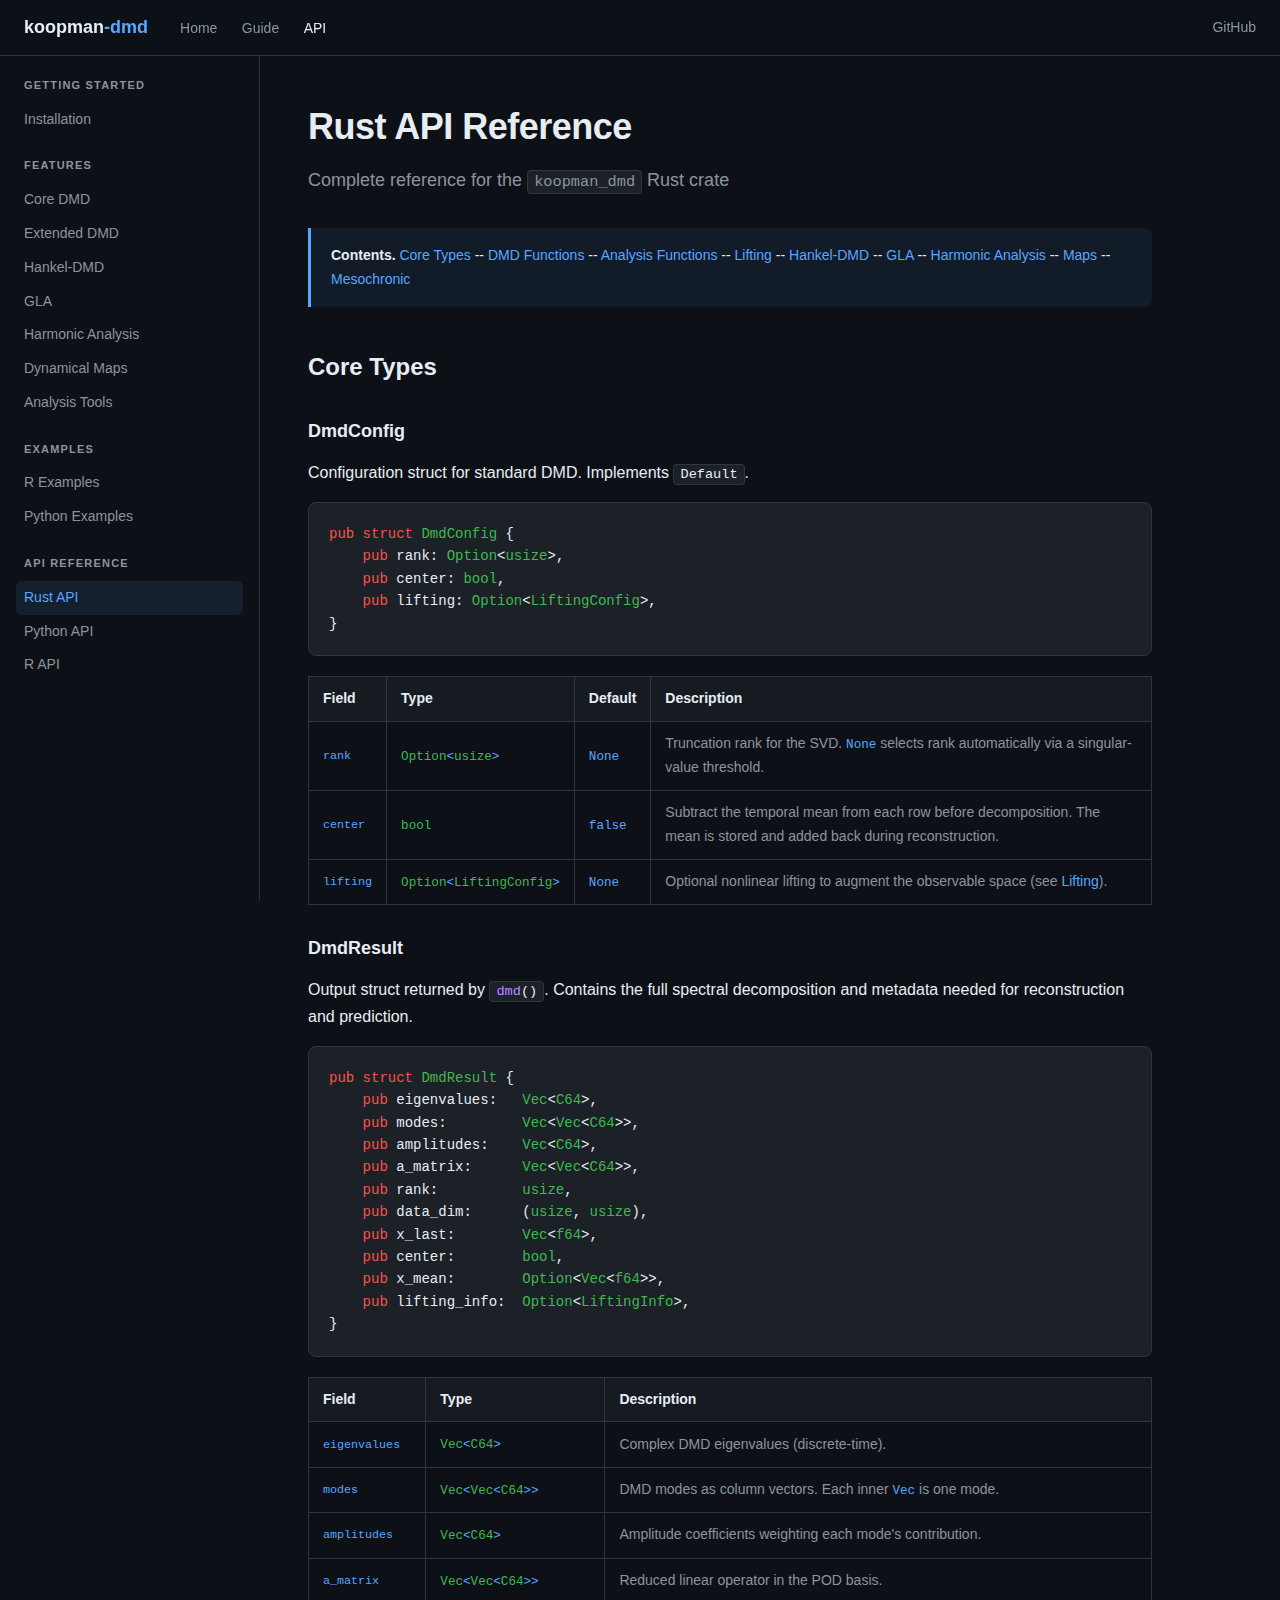
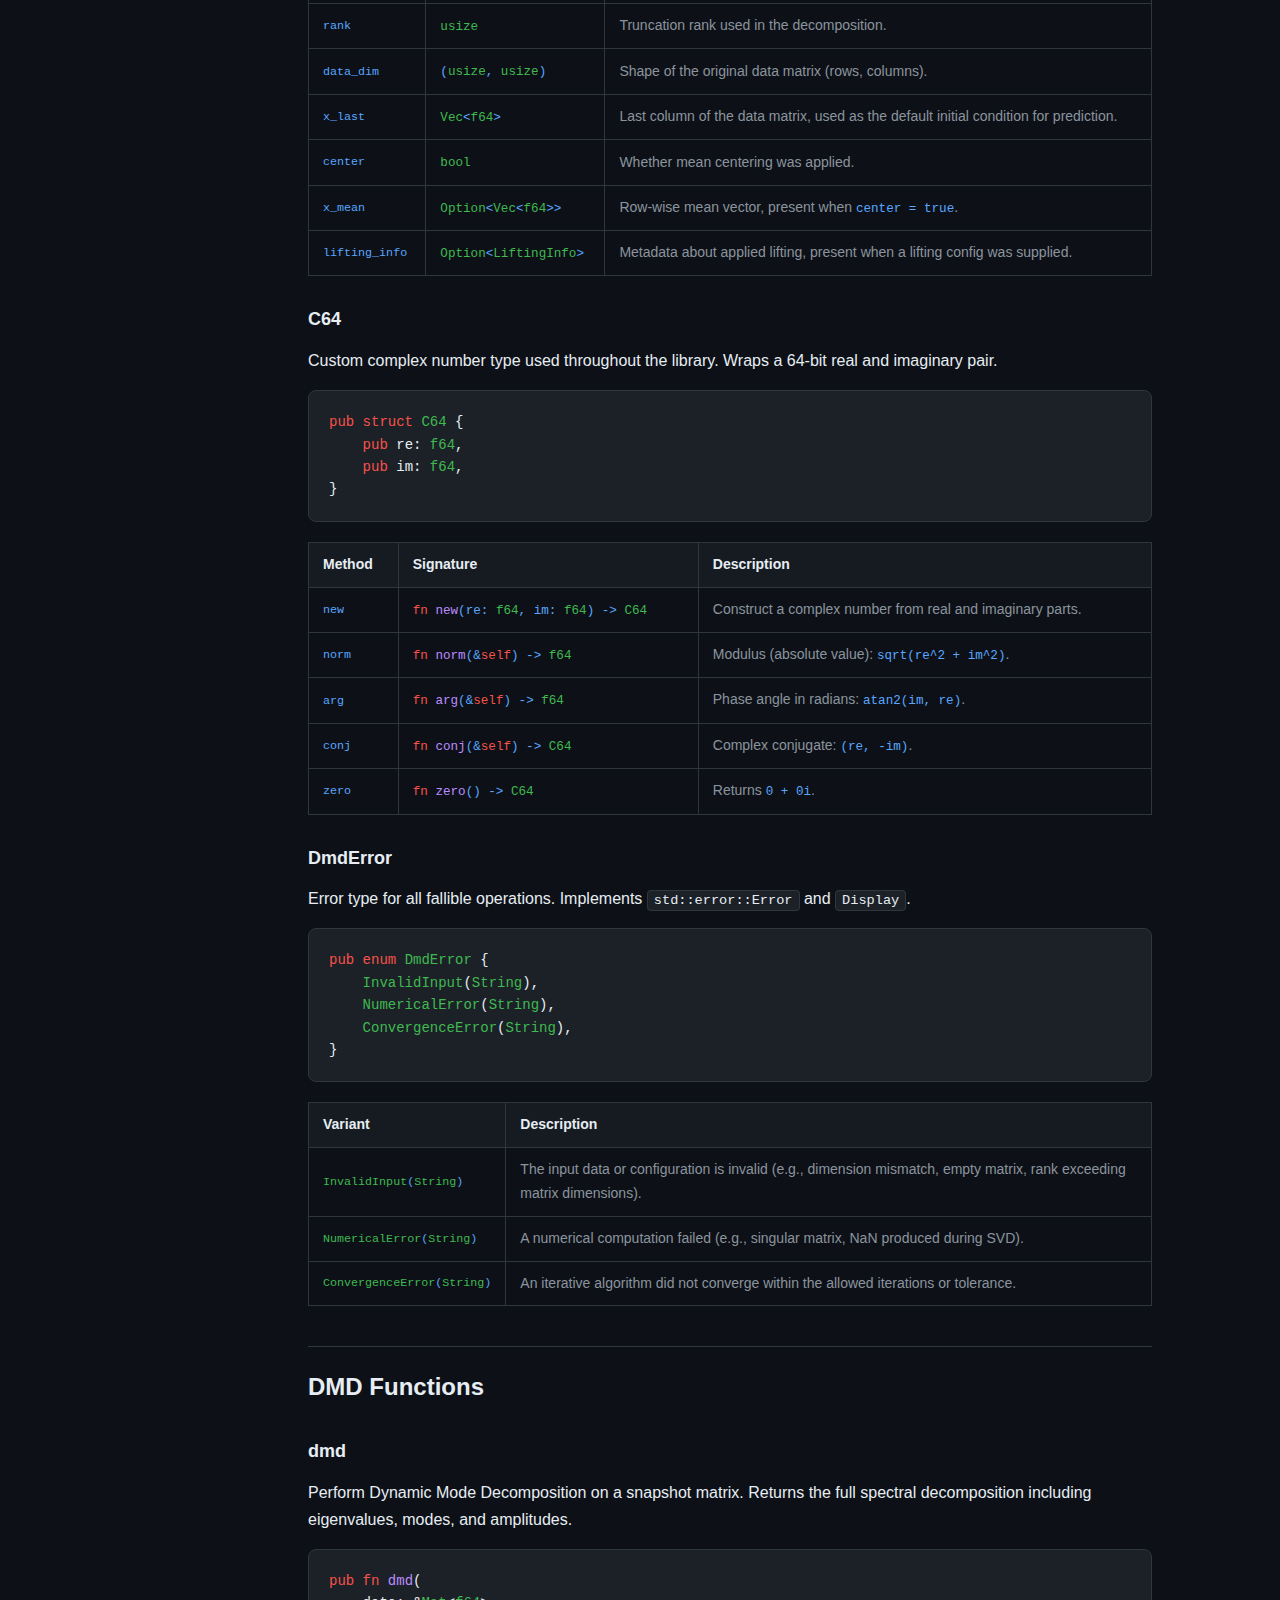
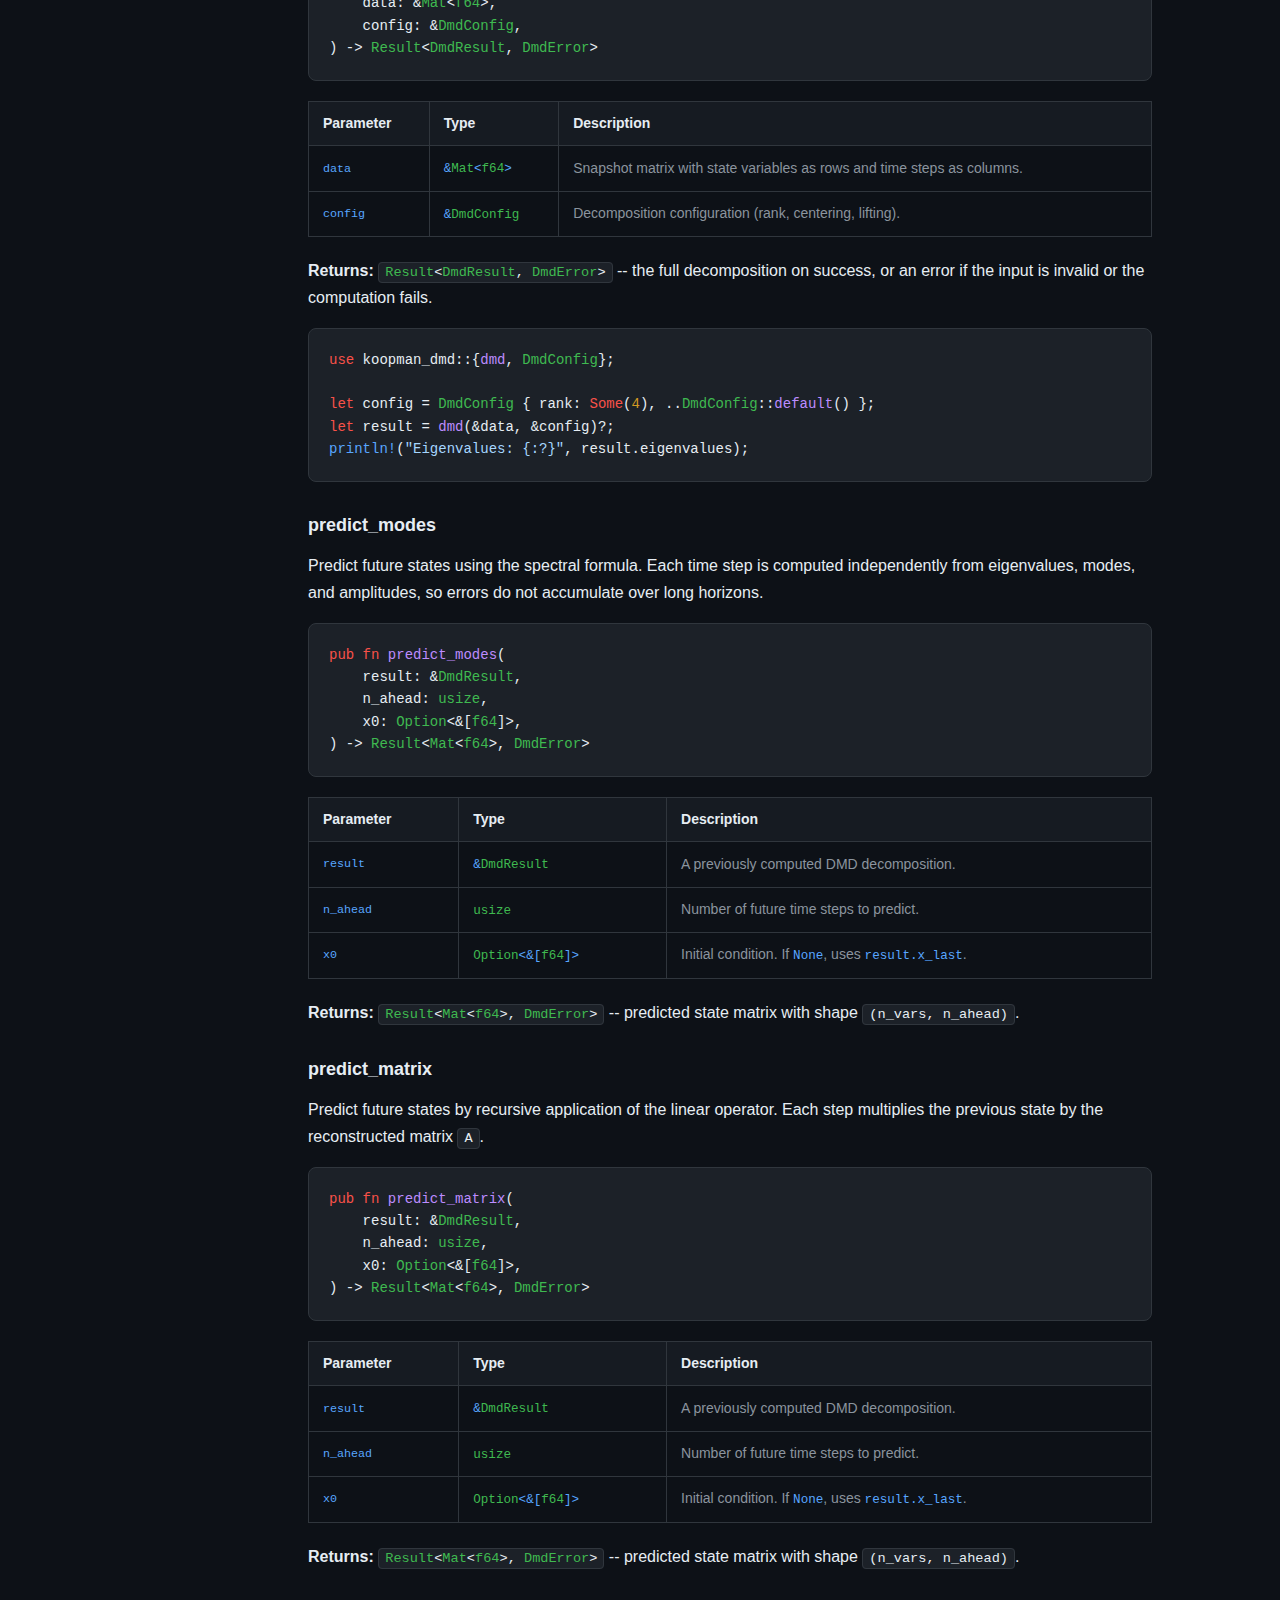
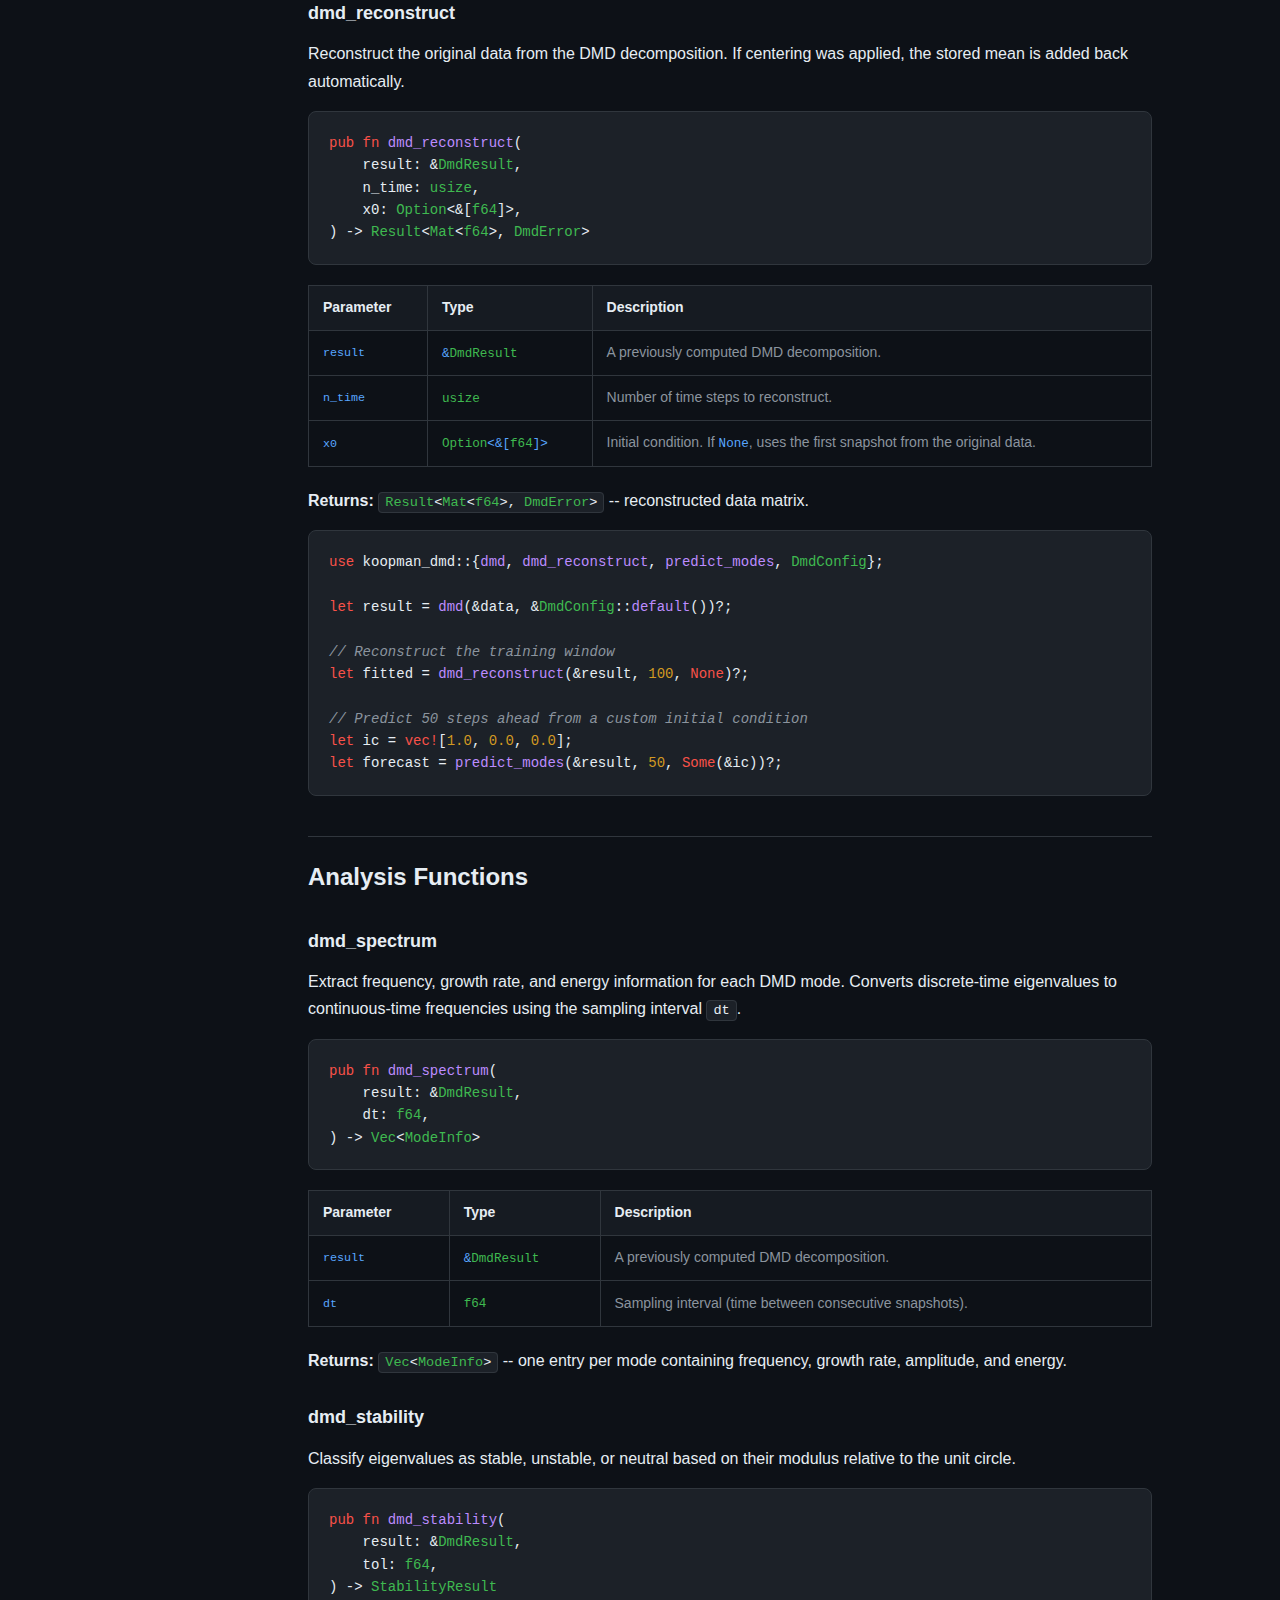
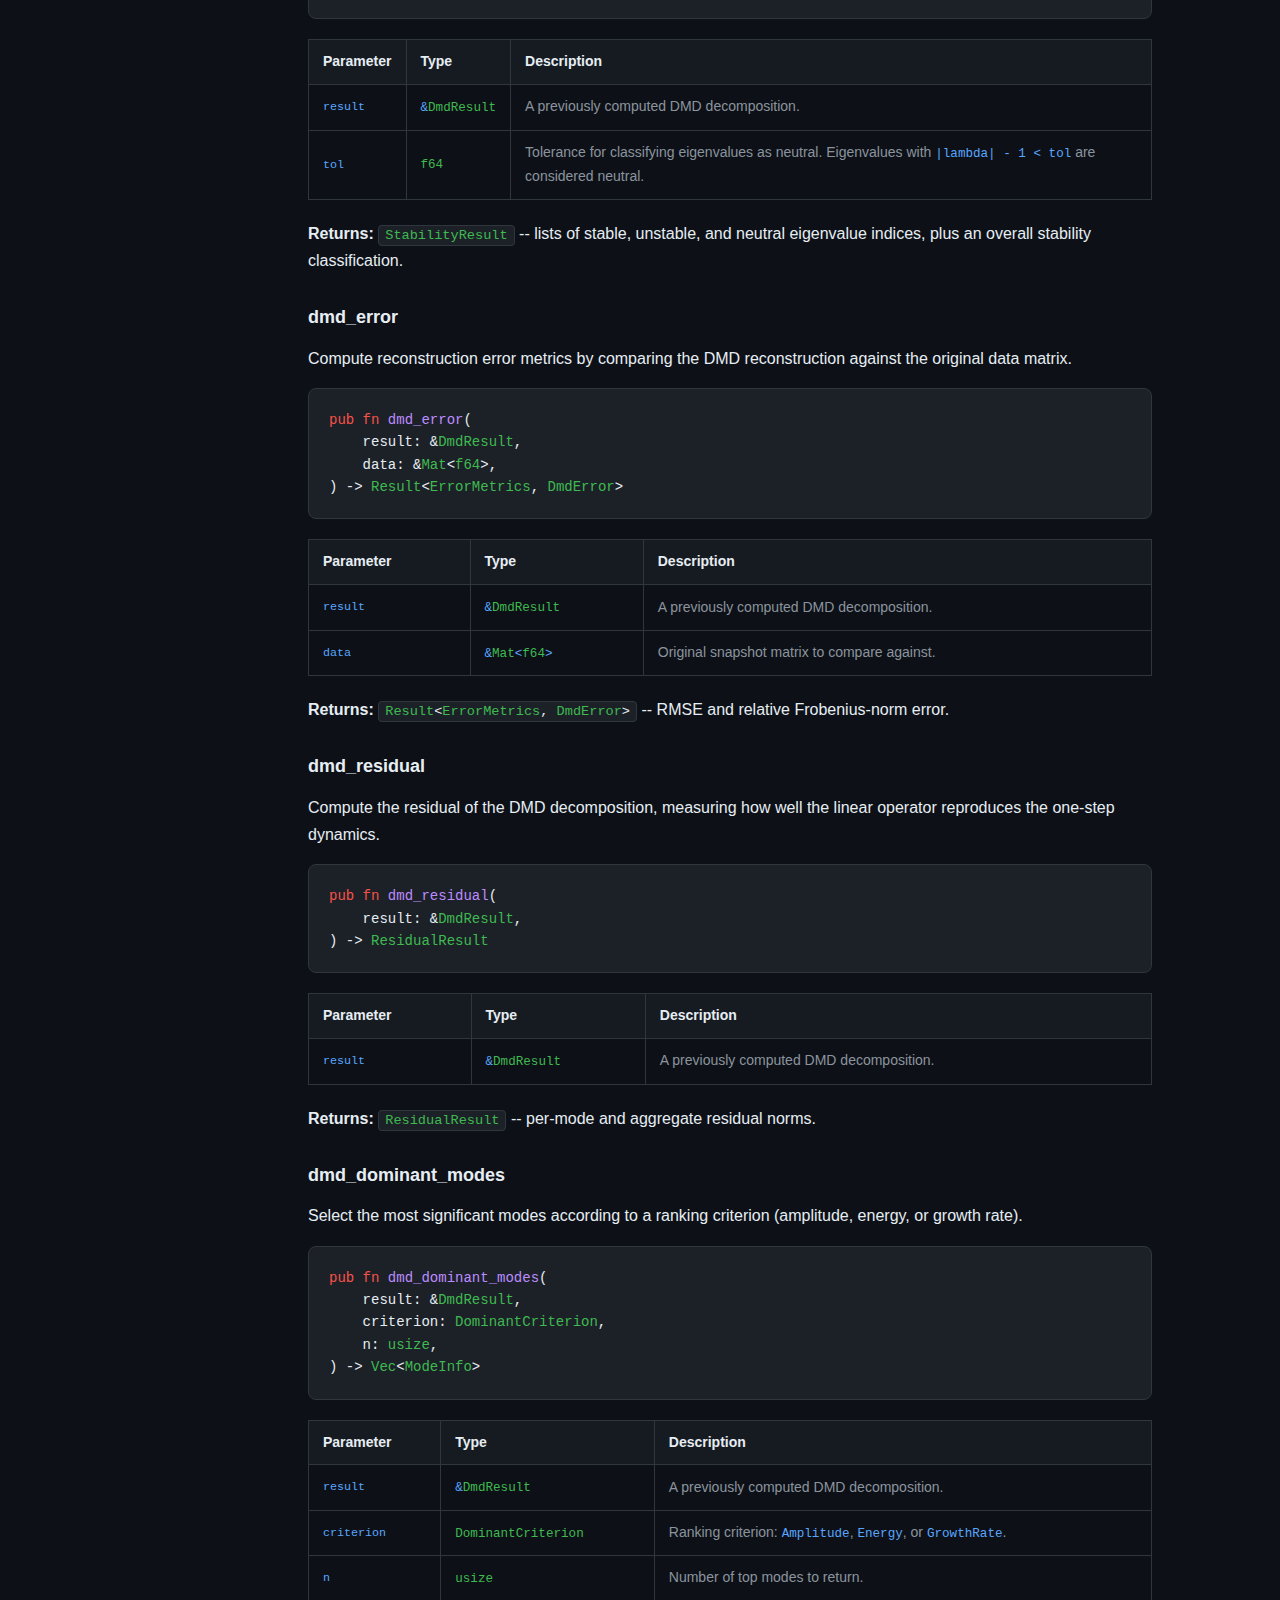
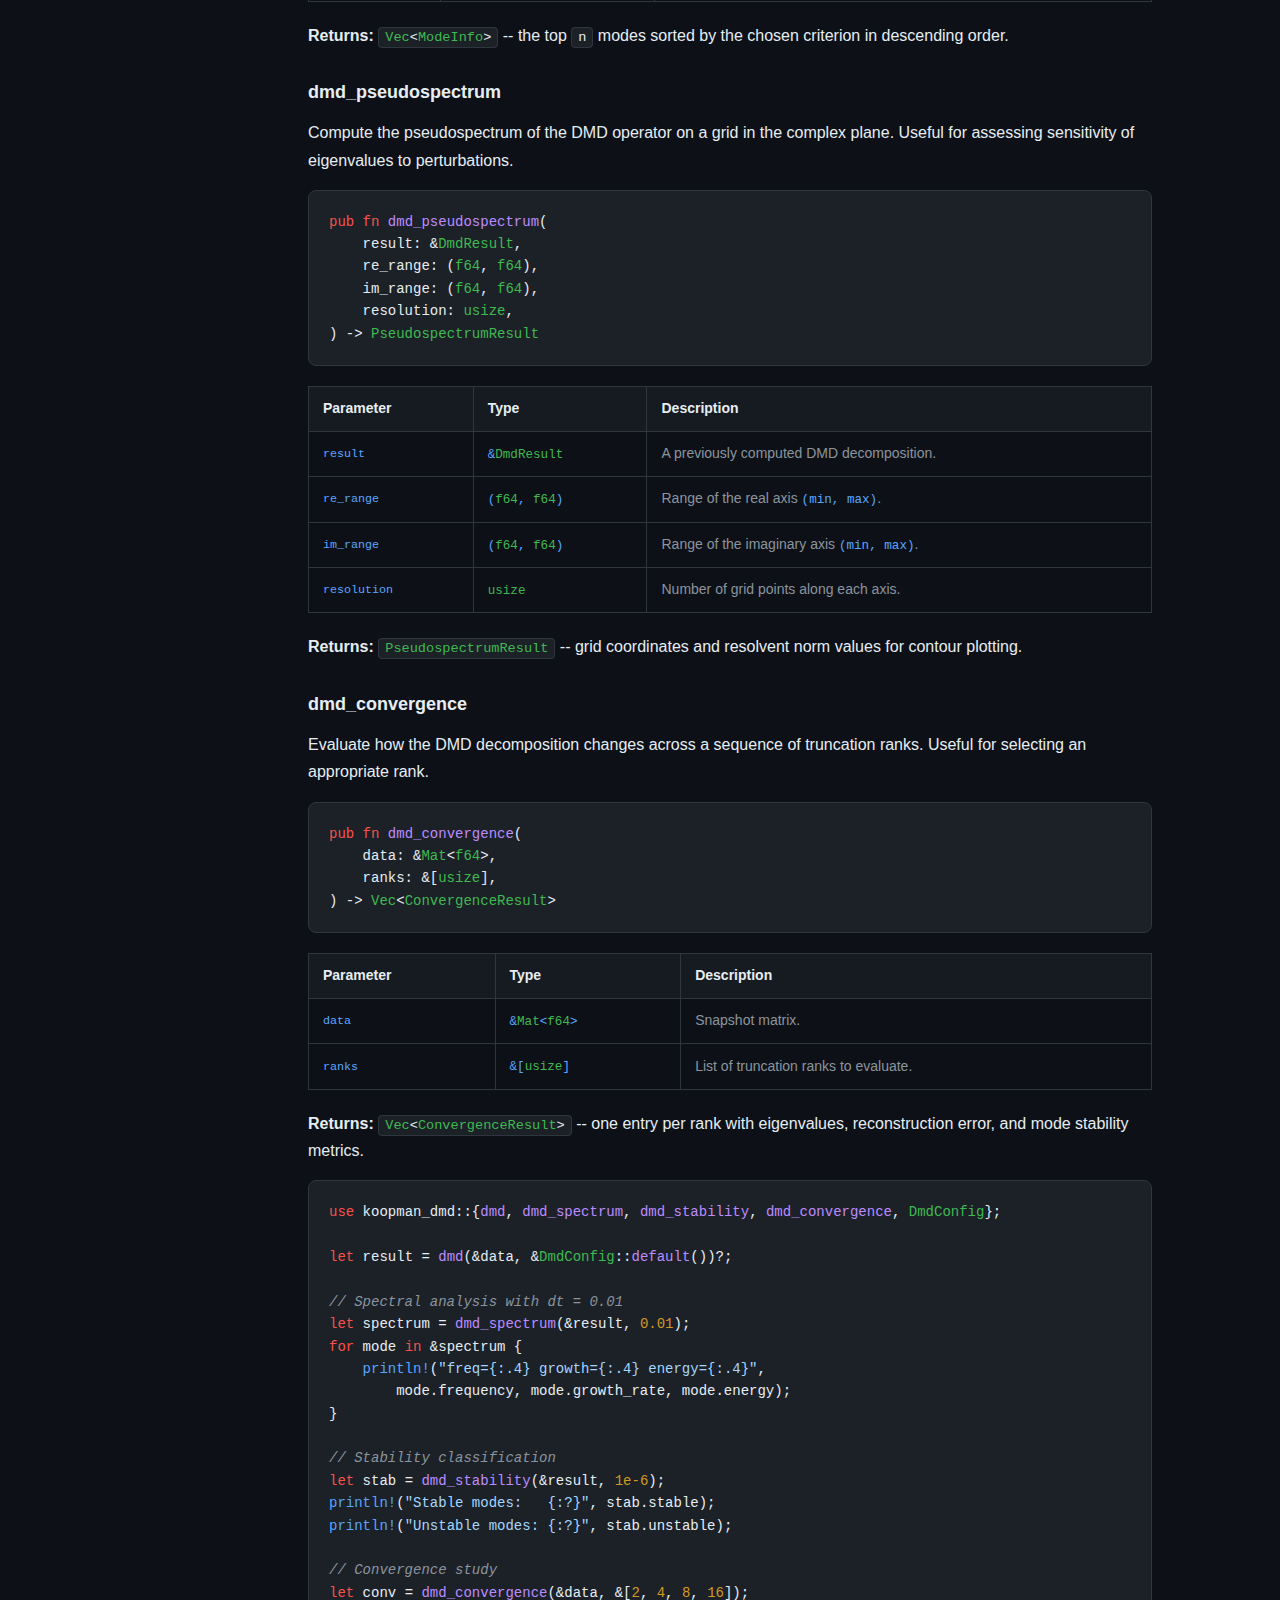
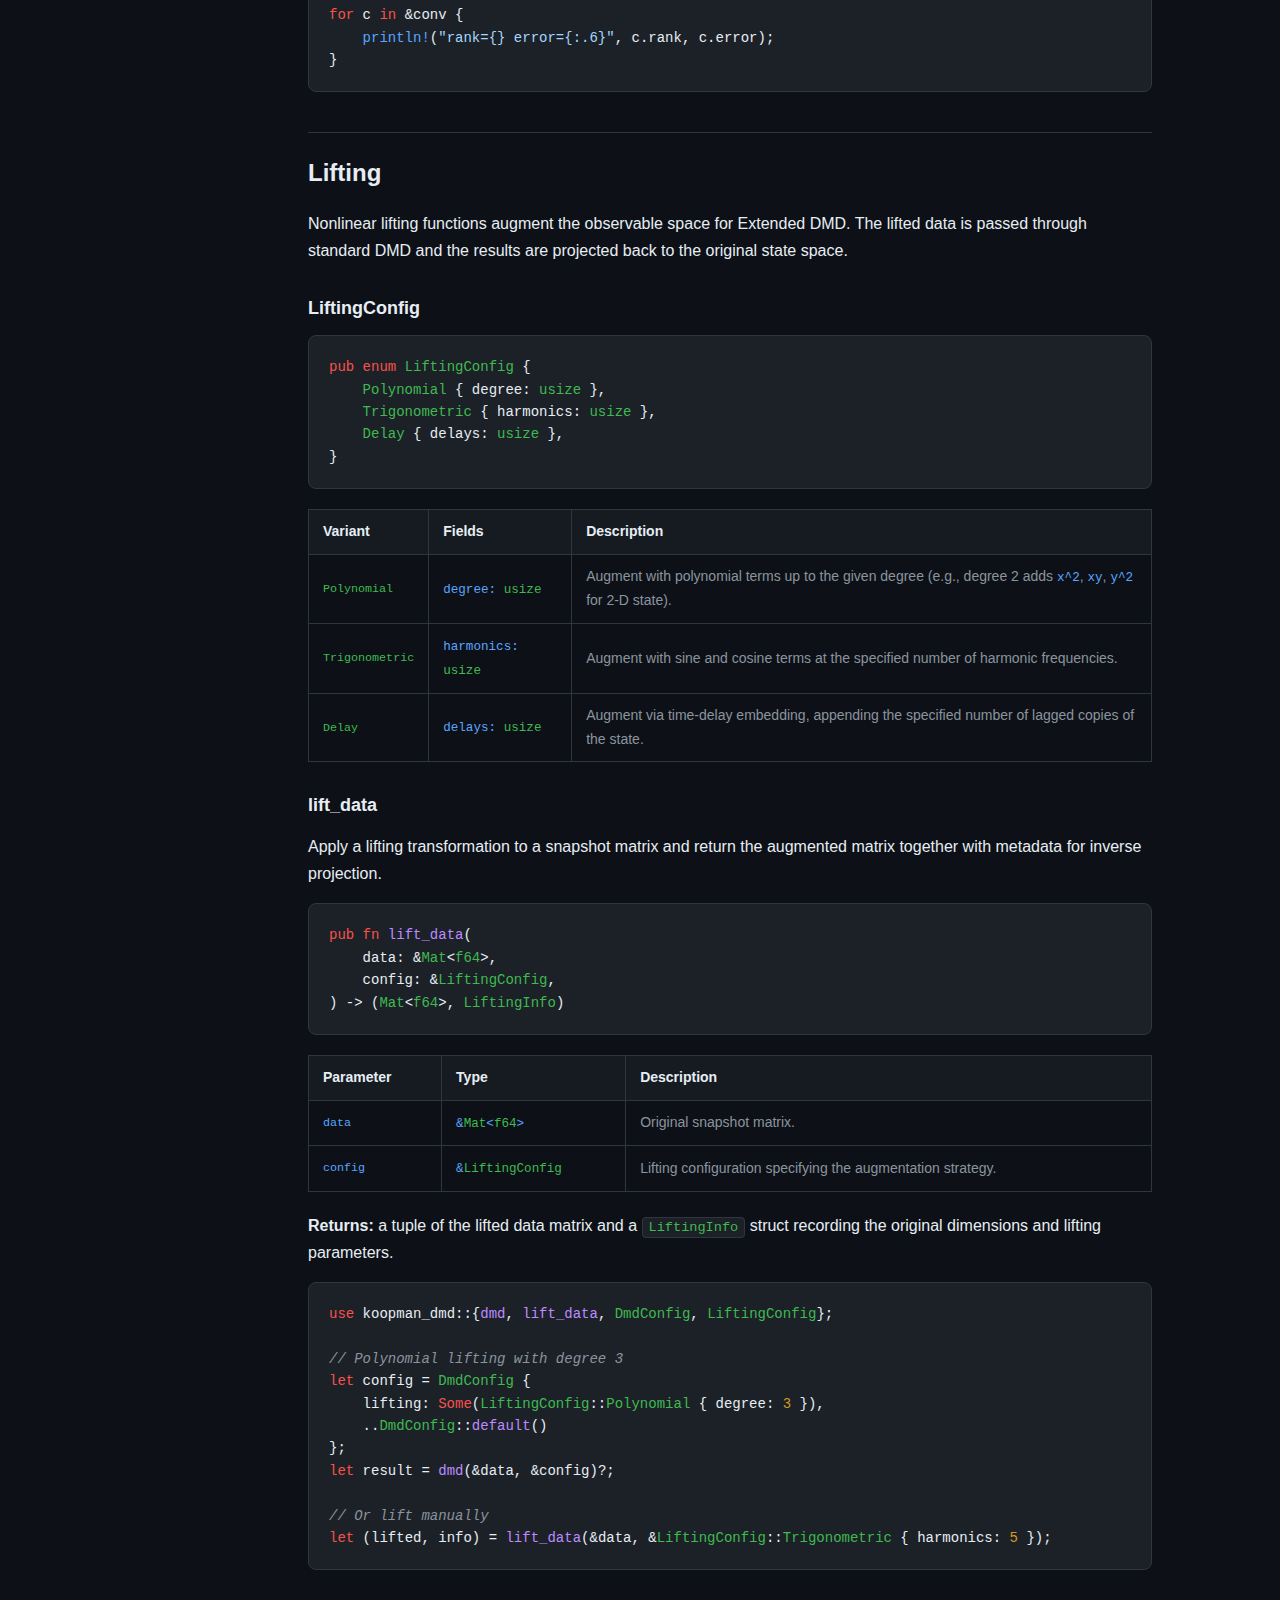
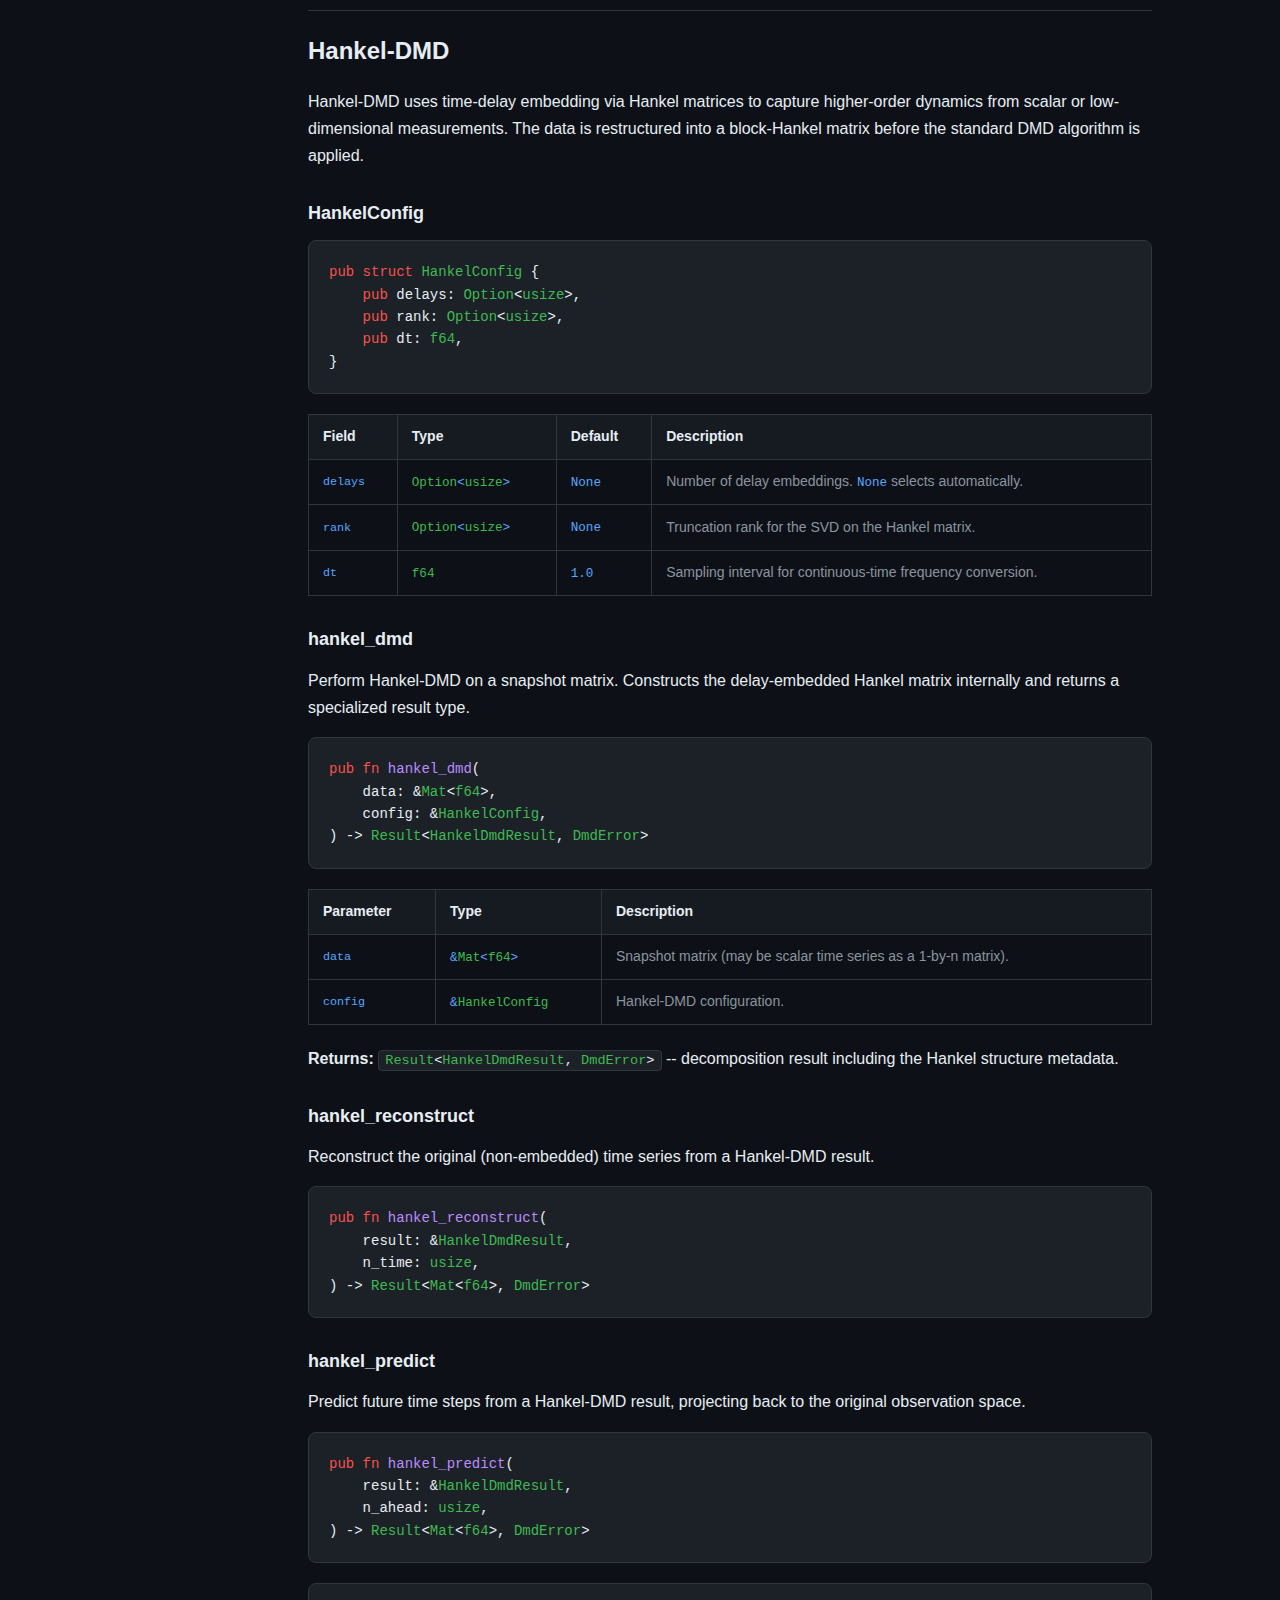
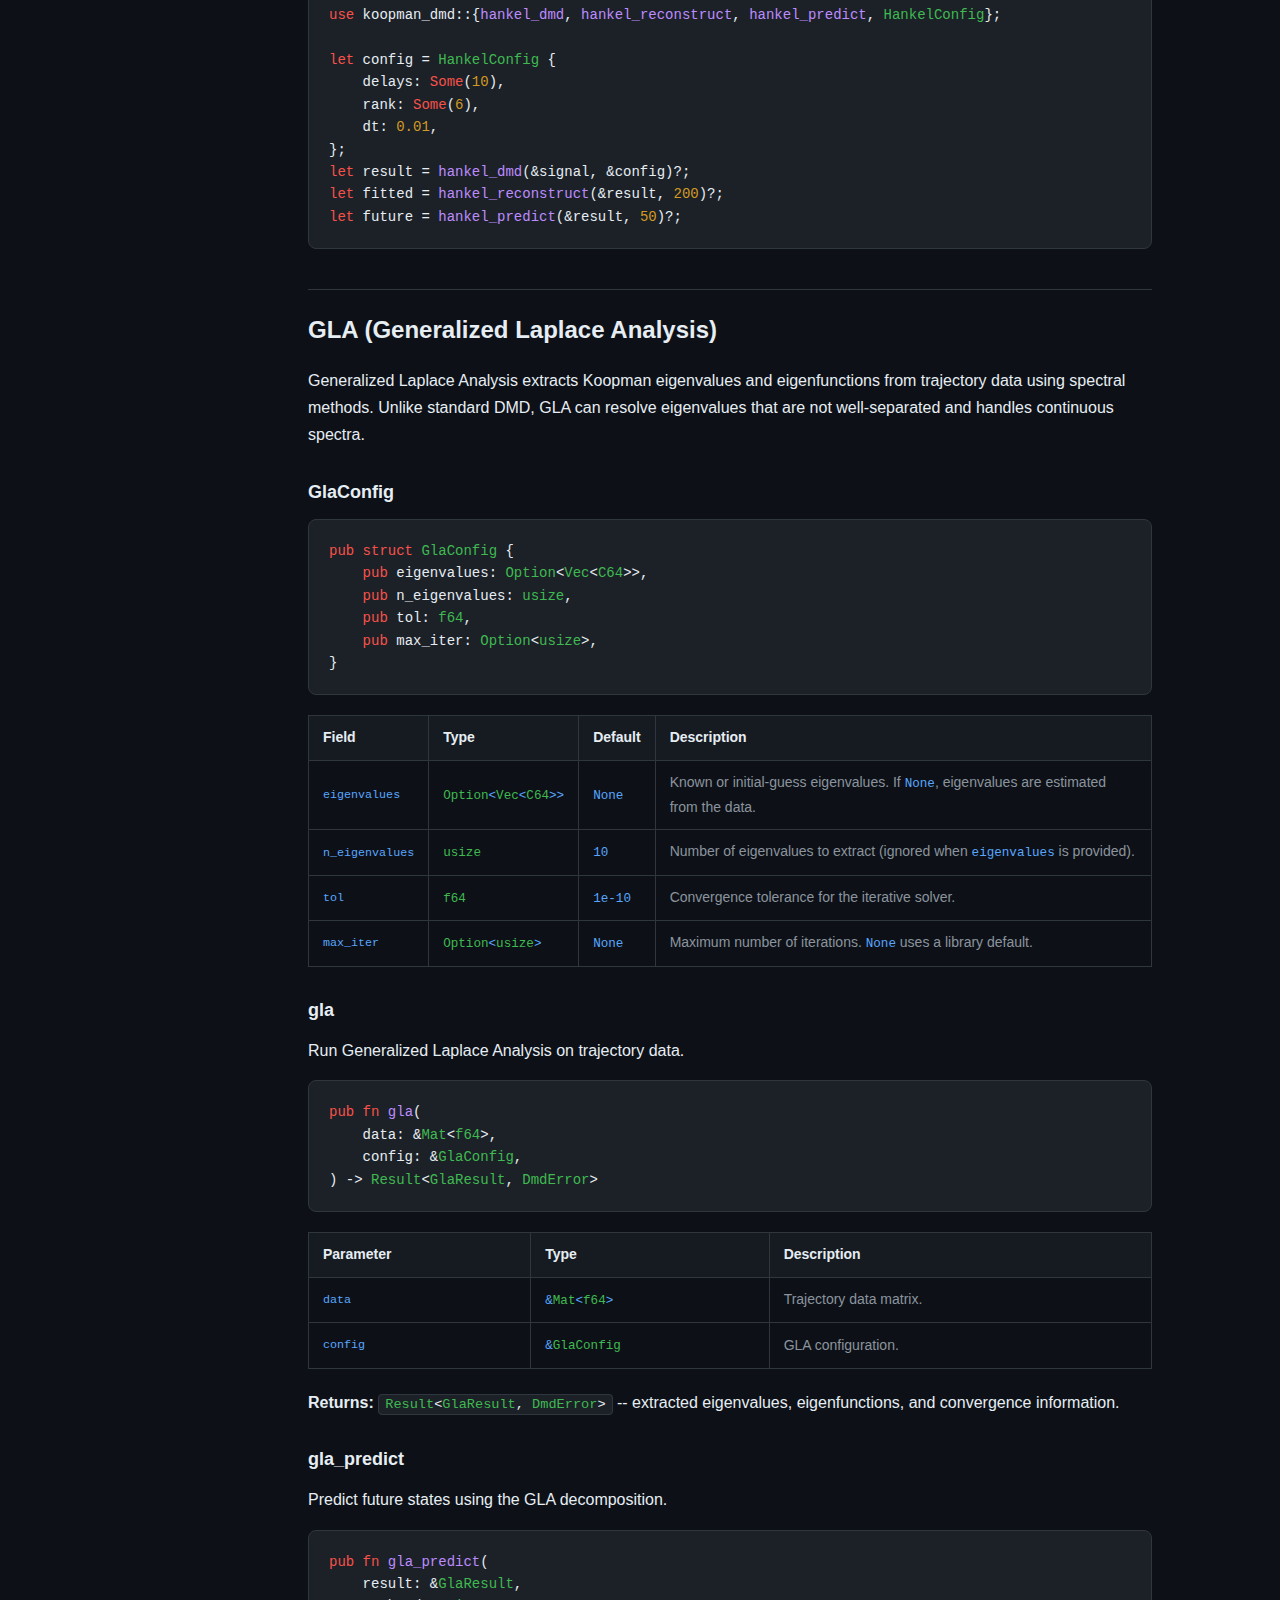
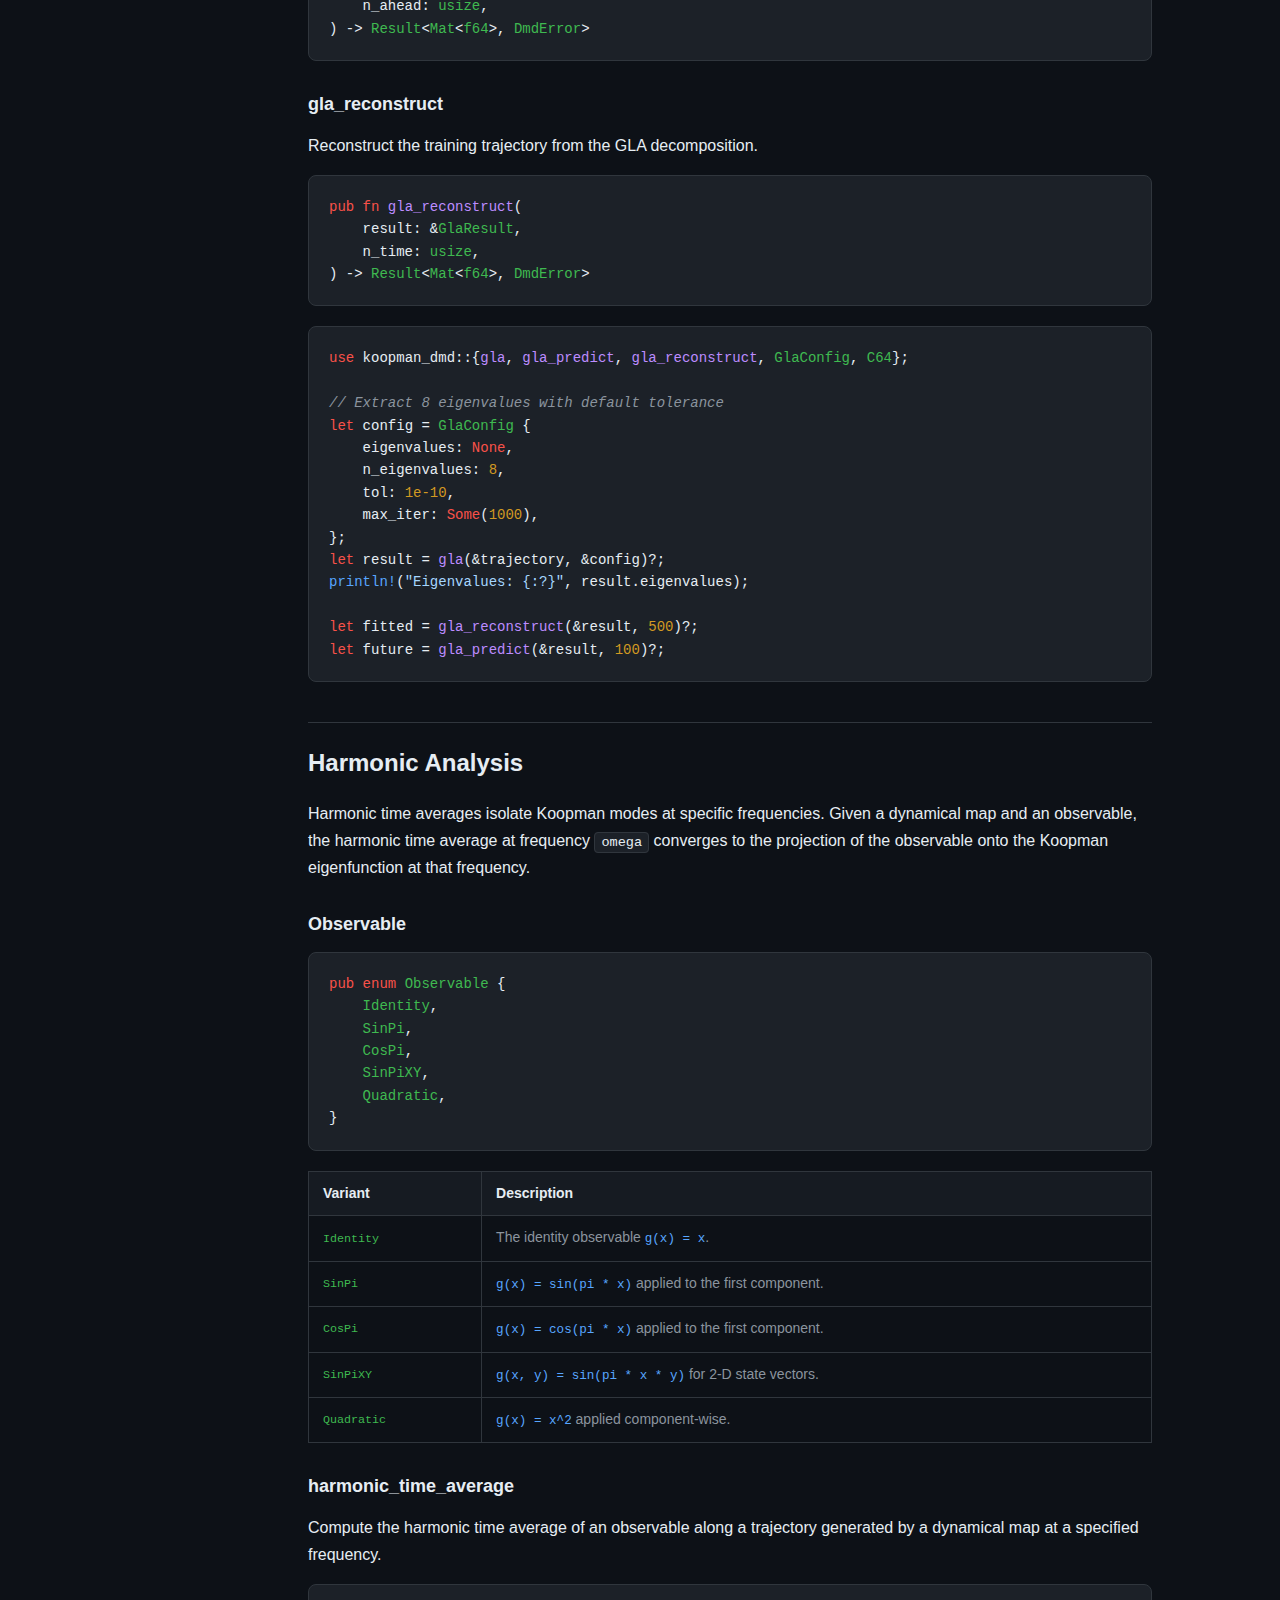
<file: docs/api-rust.html>
<!DOCTYPE html>
<html lang="en">
<head>
  <meta charset="UTF-8">
  <meta name="viewport" content="width=device-width, initial-scale=1.0">
  <title>Rust API Reference - koopman-dmd</title>
  <link rel="stylesheet" href="css/style.css">
</head>
<body>

<!-- Top navigation -->
<header class="topnav">
  <a class="logo" href="index.html">koopman<span>-dmd</span></a>
  <nav>
    <a href="index.html">Home</a>
    <a href="getting-started.html">Guide</a>
    <a href="api-rust.html" class="active">API</a>
  </nav>
  <a class="gh-link" href="https://github.com/jimeharrisjr/rust-dmd">GitHub</a>
</header>

<div class="page-layout">

  <!-- Sidebar -->
  <aside class="sidebar">
    <h3>Getting Started</h3>
    <a href="getting-started.html">Installation</a>

    <h3>Features</h3>
    <a href="core-dmd.html">Core DMD</a>
    <a href="extended-dmd.html">Extended DMD</a>
    <a href="hankel-dmd.html">Hankel-DMD</a>
    <a href="gla.html">GLA</a>
    <a href="harmonic.html">Harmonic Analysis</a>
    <a href="maps.html">Dynamical Maps</a>
    <a href="analysis.html">Analysis Tools</a>

    <h3>Examples</h3>
    <a href="examples-r.html">R Examples</a>
    <a href="examples-python.html">Python Examples</a>

    <h3>API Reference</h3>
    <a href="api-rust.html" class="active">Rust API</a>
    <a href="api-python.html">Python API</a>
    <a href="api-r.html">R API</a>
  </aside>

  <!-- Main content -->
  <main class="content">
    <h1>Rust API Reference</h1>
    <p class="subtitle">Complete reference for the <code>koopman_dmd</code> Rust crate</p>

    <!-- ============================================================
         Table of Contents
         ============================================================ -->
    <div class="info-box">
      <strong>Contents.</strong>
      <a href="#core-types">Core Types</a> --
      <a href="#dmd-functions">DMD Functions</a> --
      <a href="#analysis-functions">Analysis Functions</a> --
      <a href="#lifting">Lifting</a> --
      <a href="#hankel-dmd">Hankel-DMD</a> --
      <a href="#gla">GLA</a> --
      <a href="#harmonic-analysis">Harmonic Analysis</a> --
      <a href="#maps">Maps</a> --
      <a href="#mesochronic">Mesochronic</a>
    </div>

    <!-- ============================================================
         1. Core Types
         ============================================================ -->
    <h2 id="core-types">Core Types</h2>

    <!-- DmdConfig -->
    <h3>DmdConfig</h3>
    <p>Configuration struct for standard DMD. Implements <code>Default</code>.</p>

<pre><code><span class="kw">pub struct</span> <span class="ty">DmdConfig</span> {
    <span class="kw">pub</span> rank: <span class="ty">Option</span>&lt;<span class="ty">usize</span>&gt;,
    <span class="kw">pub</span> center: <span class="ty">bool</span>,
    <span class="kw">pub</span> lifting: <span class="ty">Option</span>&lt;<span class="ty">LiftingConfig</span>&gt;,
}</code></pre>

    <table class="param-table">
      <thead>
        <tr>
          <th>Field</th>
          <th>Type</th>
          <th>Default</th>
          <th>Description</th>
        </tr>
      </thead>
      <tbody>
        <tr>
          <td><code>rank</code></td>
          <td><code><span class="ty">Option</span>&lt;<span class="ty">usize</span>&gt;</code></td>
          <td><code>None</code></td>
          <td>Truncation rank for the SVD. <code>None</code> selects rank
          automatically via a singular-value threshold.</td>
        </tr>
        <tr>
          <td><code>center</code></td>
          <td><code><span class="ty">bool</span></code></td>
          <td><code>false</code></td>
          <td>Subtract the temporal mean from each row before decomposition.
          The mean is stored and added back during reconstruction.</td>
        </tr>
        <tr>
          <td><code>lifting</code></td>
          <td><code><span class="ty">Option</span>&lt;<span class="ty">LiftingConfig</span>&gt;</code></td>
          <td><code>None</code></td>
          <td>Optional nonlinear lifting to augment the observable space (see
          <a href="#lifting">Lifting</a>).</td>
        </tr>
      </tbody>
    </table>

    <!-- DmdResult -->
    <h3>DmdResult</h3>
    <p>Output struct returned by <code><span class="fn">dmd</span>()</code>.
    Contains the full spectral decomposition and metadata needed for
    reconstruction and prediction.</p>

<pre><code><span class="kw">pub struct</span> <span class="ty">DmdResult</span> {
    <span class="kw">pub</span> eigenvalues:   <span class="ty">Vec</span>&lt;<span class="ty">C64</span>&gt;,
    <span class="kw">pub</span> modes:         <span class="ty">Vec</span>&lt;<span class="ty">Vec</span>&lt;<span class="ty">C64</span>&gt;&gt;,
    <span class="kw">pub</span> amplitudes:    <span class="ty">Vec</span>&lt;<span class="ty">C64</span>&gt;,
    <span class="kw">pub</span> a_matrix:      <span class="ty">Vec</span>&lt;<span class="ty">Vec</span>&lt;<span class="ty">C64</span>&gt;&gt;,
    <span class="kw">pub</span> rank:          <span class="ty">usize</span>,
    <span class="kw">pub</span> data_dim:      (<span class="ty">usize</span>, <span class="ty">usize</span>),
    <span class="kw">pub</span> x_last:        <span class="ty">Vec</span>&lt;<span class="ty">f64</span>&gt;,
    <span class="kw">pub</span> center:        <span class="ty">bool</span>,
    <span class="kw">pub</span> x_mean:        <span class="ty">Option</span>&lt;<span class="ty">Vec</span>&lt;<span class="ty">f64</span>&gt;&gt;,
    <span class="kw">pub</span> lifting_info:  <span class="ty">Option</span>&lt;<span class="ty">LiftingInfo</span>&gt;,
}</code></pre>

    <table class="param-table">
      <thead>
        <tr>
          <th>Field</th>
          <th>Type</th>
          <th>Description</th>
        </tr>
      </thead>
      <tbody>
        <tr>
          <td><code>eigenvalues</code></td>
          <td><code><span class="ty">Vec</span>&lt;<span class="ty">C64</span>&gt;</code></td>
          <td>Complex DMD eigenvalues (discrete-time).</td>
        </tr>
        <tr>
          <td><code>modes</code></td>
          <td><code><span class="ty">Vec</span>&lt;<span class="ty">Vec</span>&lt;<span class="ty">C64</span>&gt;&gt;</code></td>
          <td>DMD modes as column vectors. Each inner <code>Vec</code> is one mode.</td>
        </tr>
        <tr>
          <td><code>amplitudes</code></td>
          <td><code><span class="ty">Vec</span>&lt;<span class="ty">C64</span>&gt;</code></td>
          <td>Amplitude coefficients weighting each mode's contribution.</td>
        </tr>
        <tr>
          <td><code>a_matrix</code></td>
          <td><code><span class="ty">Vec</span>&lt;<span class="ty">Vec</span>&lt;<span class="ty">C64</span>&gt;&gt;</code></td>
          <td>Reduced linear operator in the POD basis.</td>
        </tr>
        <tr>
          <td><code>rank</code></td>
          <td><code><span class="ty">usize</span></code></td>
          <td>Truncation rank used in the decomposition.</td>
        </tr>
        <tr>
          <td><code>data_dim</code></td>
          <td><code>(<span class="ty">usize</span>, <span class="ty">usize</span>)</code></td>
          <td>Shape of the original data matrix (rows, columns).</td>
        </tr>
        <tr>
          <td><code>x_last</code></td>
          <td><code><span class="ty">Vec</span>&lt;<span class="ty">f64</span>&gt;</code></td>
          <td>Last column of the data matrix, used as the default initial
          condition for prediction.</td>
        </tr>
        <tr>
          <td><code>center</code></td>
          <td><code><span class="ty">bool</span></code></td>
          <td>Whether mean centering was applied.</td>
        </tr>
        <tr>
          <td><code>x_mean</code></td>
          <td><code><span class="ty">Option</span>&lt;<span class="ty">Vec</span>&lt;<span class="ty">f64</span>&gt;&gt;</code></td>
          <td>Row-wise mean vector, present when <code>center = true</code>.</td>
        </tr>
        <tr>
          <td><code>lifting_info</code></td>
          <td><code><span class="ty">Option</span>&lt;<span class="ty">LiftingInfo</span>&gt;</code></td>
          <td>Metadata about applied lifting, present when a lifting config was supplied.</td>
        </tr>
      </tbody>
    </table>

    <!-- C64 -->
    <h3>C64</h3>
    <p>Custom complex number type used throughout the library. Wraps a
    64-bit real and imaginary pair.</p>

<pre><code><span class="kw">pub struct</span> <span class="ty">C64</span> {
    <span class="kw">pub</span> re: <span class="ty">f64</span>,
    <span class="kw">pub</span> im: <span class="ty">f64</span>,
}</code></pre>

    <table class="param-table">
      <thead>
        <tr>
          <th>Method</th>
          <th>Signature</th>
          <th>Description</th>
        </tr>
      </thead>
      <tbody>
        <tr>
          <td><code>new</code></td>
          <td><code><span class="kw">fn</span> <span class="fn">new</span>(re: <span class="ty">f64</span>, im: <span class="ty">f64</span>) -> <span class="ty">C64</span></code></td>
          <td>Construct a complex number from real and imaginary parts.</td>
        </tr>
        <tr>
          <td><code>norm</code></td>
          <td><code><span class="kw">fn</span> <span class="fn">norm</span>(&amp;<span class="kw">self</span>) -> <span class="ty">f64</span></code></td>
          <td>Modulus (absolute value): <code>sqrt(re^2 + im^2)</code>.</td>
        </tr>
        <tr>
          <td><code>arg</code></td>
          <td><code><span class="kw">fn</span> <span class="fn">arg</span>(&amp;<span class="kw">self</span>) -> <span class="ty">f64</span></code></td>
          <td>Phase angle in radians: <code>atan2(im, re)</code>.</td>
        </tr>
        <tr>
          <td><code>conj</code></td>
          <td><code><span class="kw">fn</span> <span class="fn">conj</span>(&amp;<span class="kw">self</span>) -> <span class="ty">C64</span></code></td>
          <td>Complex conjugate: <code>(re, -im)</code>.</td>
        </tr>
        <tr>
          <td><code>zero</code></td>
          <td><code><span class="kw">fn</span> <span class="fn">zero</span>() -> <span class="ty">C64</span></code></td>
          <td>Returns <code>0 + 0i</code>.</td>
        </tr>
      </tbody>
    </table>

    <!-- DmdError -->
    <h3>DmdError</h3>
    <p>Error type for all fallible operations. Implements <code>std::error::Error</code>
    and <code>Display</code>.</p>

<pre><code><span class="kw">pub enum</span> <span class="ty">DmdError</span> {
    <span class="ty">InvalidInput</span>(<span class="ty">String</span>),
    <span class="ty">NumericalError</span>(<span class="ty">String</span>),
    <span class="ty">ConvergenceError</span>(<span class="ty">String</span>),
}</code></pre>

    <table class="param-table">
      <thead>
        <tr>
          <th>Variant</th>
          <th>Description</th>
        </tr>
      </thead>
      <tbody>
        <tr>
          <td><code><span class="ty">InvalidInput</span>(<span class="ty">String</span>)</code></td>
          <td>The input data or configuration is invalid (e.g., dimension mismatch,
          empty matrix, rank exceeding matrix dimensions).</td>
        </tr>
        <tr>
          <td><code><span class="ty">NumericalError</span>(<span class="ty">String</span>)</code></td>
          <td>A numerical computation failed (e.g., singular matrix, NaN produced
          during SVD).</td>
        </tr>
        <tr>
          <td><code><span class="ty">ConvergenceError</span>(<span class="ty">String</span>)</code></td>
          <td>An iterative algorithm did not converge within the allowed iterations
          or tolerance.</td>
        </tr>
      </tbody>
    </table>

    <!-- ============================================================
         2. DMD Functions
         ============================================================ -->
    <h2 id="dmd-functions">DMD Functions</h2>

    <!-- dmd -->
    <h3>dmd</h3>
    <p>Perform Dynamic Mode Decomposition on a snapshot matrix. Returns the
    full spectral decomposition including eigenvalues, modes, and amplitudes.</p>

<pre><code><span class="kw">pub fn</span> <span class="fn">dmd</span>(
    data: &amp;<span class="ty">Mat</span>&lt;<span class="ty">f64</span>&gt;,
    config: &amp;<span class="ty">DmdConfig</span>,
) -> <span class="ty">Result</span>&lt;<span class="ty">DmdResult</span>, <span class="ty">DmdError</span>&gt;</code></pre>

    <table class="param-table">
      <thead>
        <tr>
          <th>Parameter</th>
          <th>Type</th>
          <th>Description</th>
        </tr>
      </thead>
      <tbody>
        <tr>
          <td><code>data</code></td>
          <td><code>&amp;<span class="ty">Mat</span>&lt;<span class="ty">f64</span>&gt;</code></td>
          <td>Snapshot matrix with state variables as rows and time steps as columns.</td>
        </tr>
        <tr>
          <td><code>config</code></td>
          <td><code>&amp;<span class="ty">DmdConfig</span></code></td>
          <td>Decomposition configuration (rank, centering, lifting).</td>
        </tr>
      </tbody>
    </table>

    <p><strong>Returns:</strong> <code><span class="ty">Result</span>&lt;<span class="ty">DmdResult</span>, <span class="ty">DmdError</span>&gt;</code>
    -- the full decomposition on success, or an error if the input is invalid
    or the computation fails.</p>

<pre><code><span class="kw">use</span> koopman_dmd::{<span class="fn">dmd</span>, <span class="ty">DmdConfig</span>};

<span class="kw">let</span> config = <span class="ty">DmdConfig</span> { rank: <span class="kw">Some</span>(<span class="nu">4</span>), ..<span class="ty">DmdConfig</span>::<span class="fn">default</span>() };
<span class="kw">let</span> result = <span class="fn">dmd</span>(&amp;data, &amp;config)?;
<span class="mc">println!</span>(<span class="st">"Eigenvalues: {:?}"</span>, result.eigenvalues);</code></pre>

    <!-- predict_modes -->
    <h3>predict_modes</h3>
    <p>Predict future states using the spectral formula. Each time step is
    computed independently from eigenvalues, modes, and amplitudes, so
    errors do not accumulate over long horizons.</p>

<pre><code><span class="kw">pub fn</span> <span class="fn">predict_modes</span>(
    result: &amp;<span class="ty">DmdResult</span>,
    n_ahead: <span class="ty">usize</span>,
    x0: <span class="ty">Option</span>&lt;&amp;[<span class="ty">f64</span>]&gt;,
) -> <span class="ty">Result</span>&lt;<span class="ty">Mat</span>&lt;<span class="ty">f64</span>&gt;, <span class="ty">DmdError</span>&gt;</code></pre>

    <table class="param-table">
      <thead>
        <tr>
          <th>Parameter</th>
          <th>Type</th>
          <th>Description</th>
        </tr>
      </thead>
      <tbody>
        <tr>
          <td><code>result</code></td>
          <td><code>&amp;<span class="ty">DmdResult</span></code></td>
          <td>A previously computed DMD decomposition.</td>
        </tr>
        <tr>
          <td><code>n_ahead</code></td>
          <td><code><span class="ty">usize</span></code></td>
          <td>Number of future time steps to predict.</td>
        </tr>
        <tr>
          <td><code>x0</code></td>
          <td><code><span class="ty">Option</span>&lt;&amp;[<span class="ty">f64</span>]&gt;</code></td>
          <td>Initial condition. If <code>None</code>, uses <code>result.x_last</code>.</td>
        </tr>
      </tbody>
    </table>

    <p><strong>Returns:</strong> <code><span class="ty">Result</span>&lt;<span class="ty">Mat</span>&lt;<span class="ty">f64</span>&gt;, <span class="ty">DmdError</span>&gt;</code>
    -- predicted state matrix with shape <code>(n_vars, n_ahead)</code>.</p>

    <!-- predict_matrix -->
    <h3>predict_matrix</h3>
    <p>Predict future states by recursive application of the linear operator.
    Each step multiplies the previous state by the reconstructed matrix
    <code>A</code>.</p>

<pre><code><span class="kw">pub fn</span> <span class="fn">predict_matrix</span>(
    result: &amp;<span class="ty">DmdResult</span>,
    n_ahead: <span class="ty">usize</span>,
    x0: <span class="ty">Option</span>&lt;&amp;[<span class="ty">f64</span>]&gt;,
) -> <span class="ty">Result</span>&lt;<span class="ty">Mat</span>&lt;<span class="ty">f64</span>&gt;, <span class="ty">DmdError</span>&gt;</code></pre>

    <table class="param-table">
      <thead>
        <tr>
          <th>Parameter</th>
          <th>Type</th>
          <th>Description</th>
        </tr>
      </thead>
      <tbody>
        <tr>
          <td><code>result</code></td>
          <td><code>&amp;<span class="ty">DmdResult</span></code></td>
          <td>A previously computed DMD decomposition.</td>
        </tr>
        <tr>
          <td><code>n_ahead</code></td>
          <td><code><span class="ty">usize</span></code></td>
          <td>Number of future time steps to predict.</td>
        </tr>
        <tr>
          <td><code>x0</code></td>
          <td><code><span class="ty">Option</span>&lt;&amp;[<span class="ty">f64</span>]&gt;</code></td>
          <td>Initial condition. If <code>None</code>, uses <code>result.x_last</code>.</td>
        </tr>
      </tbody>
    </table>

    <p><strong>Returns:</strong> <code><span class="ty">Result</span>&lt;<span class="ty">Mat</span>&lt;<span class="ty">f64</span>&gt;, <span class="ty">DmdError</span>&gt;</code>
    -- predicted state matrix with shape <code>(n_vars, n_ahead)</code>.</p>

    <!-- dmd_reconstruct -->
    <h3>dmd_reconstruct</h3>
    <p>Reconstruct the original data from the DMD decomposition. If centering
    was applied, the stored mean is added back automatically.</p>

<pre><code><span class="kw">pub fn</span> <span class="fn">dmd_reconstruct</span>(
    result: &amp;<span class="ty">DmdResult</span>,
    n_time: <span class="ty">usize</span>,
    x0: <span class="ty">Option</span>&lt;&amp;[<span class="ty">f64</span>]&gt;,
) -> <span class="ty">Result</span>&lt;<span class="ty">Mat</span>&lt;<span class="ty">f64</span>&gt;, <span class="ty">DmdError</span>&gt;</code></pre>

    <table class="param-table">
      <thead>
        <tr>
          <th>Parameter</th>
          <th>Type</th>
          <th>Description</th>
        </tr>
      </thead>
      <tbody>
        <tr>
          <td><code>result</code></td>
          <td><code>&amp;<span class="ty">DmdResult</span></code></td>
          <td>A previously computed DMD decomposition.</td>
        </tr>
        <tr>
          <td><code>n_time</code></td>
          <td><code><span class="ty">usize</span></code></td>
          <td>Number of time steps to reconstruct.</td>
        </tr>
        <tr>
          <td><code>x0</code></td>
          <td><code><span class="ty">Option</span>&lt;&amp;[<span class="ty">f64</span>]&gt;</code></td>
          <td>Initial condition. If <code>None</code>, uses the first snapshot
          from the original data.</td>
        </tr>
      </tbody>
    </table>

    <p><strong>Returns:</strong> <code><span class="ty">Result</span>&lt;<span class="ty">Mat</span>&lt;<span class="ty">f64</span>&gt;, <span class="ty">DmdError</span>&gt;</code>
    -- reconstructed data matrix.</p>

<pre><code><span class="kw">use</span> koopman_dmd::{<span class="fn">dmd</span>, <span class="fn">dmd_reconstruct</span>, <span class="fn">predict_modes</span>, <span class="ty">DmdConfig</span>};

<span class="kw">let</span> result = <span class="fn">dmd</span>(&amp;data, &amp;<span class="ty">DmdConfig</span>::<span class="fn">default</span>())?;

<span class="cm">// Reconstruct the training window</span>
<span class="kw">let</span> fitted = <span class="fn">dmd_reconstruct</span>(&amp;result, <span class="nu">100</span>, <span class="kw">None</span>)?;

<span class="cm">// Predict 50 steps ahead from a custom initial condition</span>
<span class="kw">let</span> ic = <span class="kw">vec!</span>[<span class="nu">1.0</span>, <span class="nu">0.0</span>, <span class="nu">0.0</span>];
<span class="kw">let</span> forecast = <span class="fn">predict_modes</span>(&amp;result, <span class="nu">50</span>, <span class="kw">Some</span>(&amp;ic))?;</code></pre>

    <!-- ============================================================
         3. Analysis Functions
         ============================================================ -->
    <h2 id="analysis-functions">Analysis Functions</h2>

    <!-- dmd_spectrum -->
    <h3>dmd_spectrum</h3>
    <p>Extract frequency, growth rate, and energy information for each DMD mode.
    Converts discrete-time eigenvalues to continuous-time frequencies using
    the sampling interval <code>dt</code>.</p>

<pre><code><span class="kw">pub fn</span> <span class="fn">dmd_spectrum</span>(
    result: &amp;<span class="ty">DmdResult</span>,
    dt: <span class="ty">f64</span>,
) -> <span class="ty">Vec</span>&lt;<span class="ty">ModeInfo</span>&gt;</code></pre>

    <table class="param-table">
      <thead>
        <tr>
          <th>Parameter</th>
          <th>Type</th>
          <th>Description</th>
        </tr>
      </thead>
      <tbody>
        <tr>
          <td><code>result</code></td>
          <td><code>&amp;<span class="ty">DmdResult</span></code></td>
          <td>A previously computed DMD decomposition.</td>
        </tr>
        <tr>
          <td><code>dt</code></td>
          <td><code><span class="ty">f64</span></code></td>
          <td>Sampling interval (time between consecutive snapshots).</td>
        </tr>
      </tbody>
    </table>

    <p><strong>Returns:</strong> <code><span class="ty">Vec</span>&lt;<span class="ty">ModeInfo</span>&gt;</code>
    -- one entry per mode containing frequency, growth rate, amplitude, and energy.</p>

    <!-- dmd_stability -->
    <h3>dmd_stability</h3>
    <p>Classify eigenvalues as stable, unstable, or neutral based on their
    modulus relative to the unit circle.</p>

<pre><code><span class="kw">pub fn</span> <span class="fn">dmd_stability</span>(
    result: &amp;<span class="ty">DmdResult</span>,
    tol: <span class="ty">f64</span>,
) -> <span class="ty">StabilityResult</span></code></pre>

    <table class="param-table">
      <thead>
        <tr>
          <th>Parameter</th>
          <th>Type</th>
          <th>Description</th>
        </tr>
      </thead>
      <tbody>
        <tr>
          <td><code>result</code></td>
          <td><code>&amp;<span class="ty">DmdResult</span></code></td>
          <td>A previously computed DMD decomposition.</td>
        </tr>
        <tr>
          <td><code>tol</code></td>
          <td><code><span class="ty">f64</span></code></td>
          <td>Tolerance for classifying eigenvalues as neutral. Eigenvalues
          with <code>|lambda| - 1 &lt; tol</code> are considered neutral.</td>
        </tr>
      </tbody>
    </table>

    <p><strong>Returns:</strong> <code><span class="ty">StabilityResult</span></code>
    -- lists of stable, unstable, and neutral eigenvalue indices, plus an
    overall stability classification.</p>

    <!-- dmd_error -->
    <h3>dmd_error</h3>
    <p>Compute reconstruction error metrics by comparing the DMD reconstruction
    against the original data matrix.</p>

<pre><code><span class="kw">pub fn</span> <span class="fn">dmd_error</span>(
    result: &amp;<span class="ty">DmdResult</span>,
    data: &amp;<span class="ty">Mat</span>&lt;<span class="ty">f64</span>&gt;,
) -> <span class="ty">Result</span>&lt;<span class="ty">ErrorMetrics</span>, <span class="ty">DmdError</span>&gt;</code></pre>

    <table class="param-table">
      <thead>
        <tr>
          <th>Parameter</th>
          <th>Type</th>
          <th>Description</th>
        </tr>
      </thead>
      <tbody>
        <tr>
          <td><code>result</code></td>
          <td><code>&amp;<span class="ty">DmdResult</span></code></td>
          <td>A previously computed DMD decomposition.</td>
        </tr>
        <tr>
          <td><code>data</code></td>
          <td><code>&amp;<span class="ty">Mat</span>&lt;<span class="ty">f64</span>&gt;</code></td>
          <td>Original snapshot matrix to compare against.</td>
        </tr>
      </tbody>
    </table>

    <p><strong>Returns:</strong> <code><span class="ty">Result</span>&lt;<span class="ty">ErrorMetrics</span>, <span class="ty">DmdError</span>&gt;</code>
    -- RMSE and relative Frobenius-norm error.</p>

    <!-- dmd_residual -->
    <h3>dmd_residual</h3>
    <p>Compute the residual of the DMD decomposition, measuring how well the
    linear operator reproduces the one-step dynamics.</p>

<pre><code><span class="kw">pub fn</span> <span class="fn">dmd_residual</span>(
    result: &amp;<span class="ty">DmdResult</span>,
) -> <span class="ty">ResidualResult</span></code></pre>

    <table class="param-table">
      <thead>
        <tr>
          <th>Parameter</th>
          <th>Type</th>
          <th>Description</th>
        </tr>
      </thead>
      <tbody>
        <tr>
          <td><code>result</code></td>
          <td><code>&amp;<span class="ty">DmdResult</span></code></td>
          <td>A previously computed DMD decomposition.</td>
        </tr>
      </tbody>
    </table>

    <p><strong>Returns:</strong> <code><span class="ty">ResidualResult</span></code>
    -- per-mode and aggregate residual norms.</p>

    <!-- dmd_dominant_modes -->
    <h3>dmd_dominant_modes</h3>
    <p>Select the most significant modes according to a ranking criterion
    (amplitude, energy, or growth rate).</p>

<pre><code><span class="kw">pub fn</span> <span class="fn">dmd_dominant_modes</span>(
    result: &amp;<span class="ty">DmdResult</span>,
    criterion: <span class="ty">DominantCriterion</span>,
    n: <span class="ty">usize</span>,
) -> <span class="ty">Vec</span>&lt;<span class="ty">ModeInfo</span>&gt;</code></pre>

    <table class="param-table">
      <thead>
        <tr>
          <th>Parameter</th>
          <th>Type</th>
          <th>Description</th>
        </tr>
      </thead>
      <tbody>
        <tr>
          <td><code>result</code></td>
          <td><code>&amp;<span class="ty">DmdResult</span></code></td>
          <td>A previously computed DMD decomposition.</td>
        </tr>
        <tr>
          <td><code>criterion</code></td>
          <td><code><span class="ty">DominantCriterion</span></code></td>
          <td>Ranking criterion: <code>Amplitude</code>, <code>Energy</code>, or <code>GrowthRate</code>.</td>
        </tr>
        <tr>
          <td><code>n</code></td>
          <td><code><span class="ty">usize</span></code></td>
          <td>Number of top modes to return.</td>
        </tr>
      </tbody>
    </table>

    <p><strong>Returns:</strong> <code><span class="ty">Vec</span>&lt;<span class="ty">ModeInfo</span>&gt;</code>
    -- the top <code>n</code> modes sorted by the chosen criterion in descending order.</p>

    <!-- dmd_pseudospectrum -->
    <h3>dmd_pseudospectrum</h3>
    <p>Compute the pseudospectrum of the DMD operator on a grid in the complex
    plane. Useful for assessing sensitivity of eigenvalues to perturbations.</p>

<pre><code><span class="kw">pub fn</span> <span class="fn">dmd_pseudospectrum</span>(
    result: &amp;<span class="ty">DmdResult</span>,
    re_range: (<span class="ty">f64</span>, <span class="ty">f64</span>),
    im_range: (<span class="ty">f64</span>, <span class="ty">f64</span>),
    resolution: <span class="ty">usize</span>,
) -> <span class="ty">PseudospectrumResult</span></code></pre>

    <table class="param-table">
      <thead>
        <tr>
          <th>Parameter</th>
          <th>Type</th>
          <th>Description</th>
        </tr>
      </thead>
      <tbody>
        <tr>
          <td><code>result</code></td>
          <td><code>&amp;<span class="ty">DmdResult</span></code></td>
          <td>A previously computed DMD decomposition.</td>
        </tr>
        <tr>
          <td><code>re_range</code></td>
          <td><code>(<span class="ty">f64</span>, <span class="ty">f64</span>)</code></td>
          <td>Range of the real axis <code>(min, max)</code>.</td>
        </tr>
        <tr>
          <td><code>im_range</code></td>
          <td><code>(<span class="ty">f64</span>, <span class="ty">f64</span>)</code></td>
          <td>Range of the imaginary axis <code>(min, max)</code>.</td>
        </tr>
        <tr>
          <td><code>resolution</code></td>
          <td><code><span class="ty">usize</span></code></td>
          <td>Number of grid points along each axis.</td>
        </tr>
      </tbody>
    </table>

    <p><strong>Returns:</strong> <code><span class="ty">PseudospectrumResult</span></code>
    -- grid coordinates and resolvent norm values for contour plotting.</p>

    <!-- dmd_convergence -->
    <h3>dmd_convergence</h3>
    <p>Evaluate how the DMD decomposition changes across a sequence of
    truncation ranks. Useful for selecting an appropriate rank.</p>

<pre><code><span class="kw">pub fn</span> <span class="fn">dmd_convergence</span>(
    data: &amp;<span class="ty">Mat</span>&lt;<span class="ty">f64</span>&gt;,
    ranks: &amp;[<span class="ty">usize</span>],
) -> <span class="ty">Vec</span>&lt;<span class="ty">ConvergenceResult</span>&gt;</code></pre>

    <table class="param-table">
      <thead>
        <tr>
          <th>Parameter</th>
          <th>Type</th>
          <th>Description</th>
        </tr>
      </thead>
      <tbody>
        <tr>
          <td><code>data</code></td>
          <td><code>&amp;<span class="ty">Mat</span>&lt;<span class="ty">f64</span>&gt;</code></td>
          <td>Snapshot matrix.</td>
        </tr>
        <tr>
          <td><code>ranks</code></td>
          <td><code>&amp;[<span class="ty">usize</span>]</code></td>
          <td>List of truncation ranks to evaluate.</td>
        </tr>
      </tbody>
    </table>

    <p><strong>Returns:</strong> <code><span class="ty">Vec</span>&lt;<span class="ty">ConvergenceResult</span>&gt;</code>
    -- one entry per rank with eigenvalues, reconstruction error, and mode stability metrics.</p>

<pre><code><span class="kw">use</span> koopman_dmd::{<span class="fn">dmd</span>, <span class="fn">dmd_spectrum</span>, <span class="fn">dmd_stability</span>, <span class="fn">dmd_convergence</span>, <span class="ty">DmdConfig</span>};

<span class="kw">let</span> result = <span class="fn">dmd</span>(&amp;data, &amp;<span class="ty">DmdConfig</span>::<span class="fn">default</span>())?;

<span class="cm">// Spectral analysis with dt = 0.01</span>
<span class="kw">let</span> spectrum = <span class="fn">dmd_spectrum</span>(&amp;result, <span class="nu">0.01</span>);
<span class="kw">for</span> mode <span class="kw">in</span> &amp;spectrum {
    <span class="mc">println!</span>(<span class="st">"freq={:.4} growth={:.4} energy={:.4}"</span>,
        mode.frequency, mode.growth_rate, mode.energy);
}

<span class="cm">// Stability classification</span>
<span class="kw">let</span> stab = <span class="fn">dmd_stability</span>(&amp;result, <span class="nu">1e-6</span>);
<span class="mc">println!</span>(<span class="st">"Stable modes:   {:?}"</span>, stab.stable);
<span class="mc">println!</span>(<span class="st">"Unstable modes: {:?}"</span>, stab.unstable);

<span class="cm">// Convergence study</span>
<span class="kw">let</span> conv = <span class="fn">dmd_convergence</span>(&amp;data, &amp;[<span class="nu">2</span>, <span class="nu">4</span>, <span class="nu">8</span>, <span class="nu">16</span>]);
<span class="kw">for</span> c <span class="kw">in</span> &amp;conv {
    <span class="mc">println!</span>(<span class="st">"rank={} error={:.6}"</span>, c.rank, c.error);
}</code></pre>

    <!-- ============================================================
         4. Lifting
         ============================================================ -->
    <h2 id="lifting">Lifting</h2>

    <p>Nonlinear lifting functions augment the observable space for Extended
    DMD. The lifted data is passed through standard DMD and the results are
    projected back to the original state space.</p>

    <!-- LiftingConfig -->
    <h3>LiftingConfig</h3>

<pre><code><span class="kw">pub enum</span> <span class="ty">LiftingConfig</span> {
    <span class="ty">Polynomial</span> { degree: <span class="ty">usize</span> },
    <span class="ty">Trigonometric</span> { harmonics: <span class="ty">usize</span> },
    <span class="ty">Delay</span> { delays: <span class="ty">usize</span> },
}</code></pre>

    <table class="param-table">
      <thead>
        <tr>
          <th>Variant</th>
          <th>Fields</th>
          <th>Description</th>
        </tr>
      </thead>
      <tbody>
        <tr>
          <td><code><span class="ty">Polynomial</span></code></td>
          <td><code>degree: <span class="ty">usize</span></code></td>
          <td>Augment with polynomial terms up to the given degree (e.g., degree 2
          adds <code>x^2</code>, <code>xy</code>, <code>y^2</code> for 2-D state).</td>
        </tr>
        <tr>
          <td><code><span class="ty">Trigonometric</span></code></td>
          <td><code>harmonics: <span class="ty">usize</span></code></td>
          <td>Augment with sine and cosine terms at the specified number of
          harmonic frequencies.</td>
        </tr>
        <tr>
          <td><code><span class="ty">Delay</span></code></td>
          <td><code>delays: <span class="ty">usize</span></code></td>
          <td>Augment via time-delay embedding, appending the specified number
          of lagged copies of the state.</td>
        </tr>
      </tbody>
    </table>

    <!-- lift_data -->
    <h3>lift_data</h3>
    <p>Apply a lifting transformation to a snapshot matrix and return the
    augmented matrix together with metadata for inverse projection.</p>

<pre><code><span class="kw">pub fn</span> <span class="fn">lift_data</span>(
    data: &amp;<span class="ty">Mat</span>&lt;<span class="ty">f64</span>&gt;,
    config: &amp;<span class="ty">LiftingConfig</span>,
) -> (<span class="ty">Mat</span>&lt;<span class="ty">f64</span>&gt;, <span class="ty">LiftingInfo</span>)</code></pre>

    <table class="param-table">
      <thead>
        <tr>
          <th>Parameter</th>
          <th>Type</th>
          <th>Description</th>
        </tr>
      </thead>
      <tbody>
        <tr>
          <td><code>data</code></td>
          <td><code>&amp;<span class="ty">Mat</span>&lt;<span class="ty">f64</span>&gt;</code></td>
          <td>Original snapshot matrix.</td>
        </tr>
        <tr>
          <td><code>config</code></td>
          <td><code>&amp;<span class="ty">LiftingConfig</span></code></td>
          <td>Lifting configuration specifying the augmentation strategy.</td>
        </tr>
      </tbody>
    </table>

    <p><strong>Returns:</strong> a tuple of the lifted data matrix and a
    <code><span class="ty">LiftingInfo</span></code> struct recording the original
    dimensions and lifting parameters.</p>

<pre><code><span class="kw">use</span> koopman_dmd::{<span class="fn">dmd</span>, <span class="fn">lift_data</span>, <span class="ty">DmdConfig</span>, <span class="ty">LiftingConfig</span>};

<span class="cm">// Polynomial lifting with degree 3</span>
<span class="kw">let</span> config = <span class="ty">DmdConfig</span> {
    lifting: <span class="kw">Some</span>(<span class="ty">LiftingConfig</span>::<span class="ty">Polynomial</span> { degree: <span class="nu">3</span> }),
    ..<span class="ty">DmdConfig</span>::<span class="fn">default</span>()
};
<span class="kw">let</span> result = <span class="fn">dmd</span>(&amp;data, &amp;config)?;

<span class="cm">// Or lift manually</span>
<span class="kw">let</span> (lifted, info) = <span class="fn">lift_data</span>(&amp;data, &amp;<span class="ty">LiftingConfig</span>::<span class="ty">Trigonometric</span> { harmonics: <span class="nu">5</span> });</code></pre>

    <!-- ============================================================
         5. Hankel-DMD
         ============================================================ -->
    <h2 id="hankel-dmd">Hankel-DMD</h2>

    <p>Hankel-DMD uses time-delay embedding via Hankel matrices to capture
    higher-order dynamics from scalar or low-dimensional measurements. The
    data is restructured into a block-Hankel matrix before the standard DMD
    algorithm is applied.</p>

    <!-- HankelConfig -->
    <h3>HankelConfig</h3>

<pre><code><span class="kw">pub struct</span> <span class="ty">HankelConfig</span> {
    <span class="kw">pub</span> delays: <span class="ty">Option</span>&lt;<span class="ty">usize</span>&gt;,
    <span class="kw">pub</span> rank: <span class="ty">Option</span>&lt;<span class="ty">usize</span>&gt;,
    <span class="kw">pub</span> dt: <span class="ty">f64</span>,
}</code></pre>

    <table class="param-table">
      <thead>
        <tr>
          <th>Field</th>
          <th>Type</th>
          <th>Default</th>
          <th>Description</th>
        </tr>
      </thead>
      <tbody>
        <tr>
          <td><code>delays</code></td>
          <td><code><span class="ty">Option</span>&lt;<span class="ty">usize</span>&gt;</code></td>
          <td><code>None</code></td>
          <td>Number of delay embeddings. <code>None</code> selects automatically.</td>
        </tr>
        <tr>
          <td><code>rank</code></td>
          <td><code><span class="ty">Option</span>&lt;<span class="ty">usize</span>&gt;</code></td>
          <td><code>None</code></td>
          <td>Truncation rank for the SVD on the Hankel matrix.</td>
        </tr>
        <tr>
          <td><code>dt</code></td>
          <td><code><span class="ty">f64</span></code></td>
          <td><code>1.0</code></td>
          <td>Sampling interval for continuous-time frequency conversion.</td>
        </tr>
      </tbody>
    </table>

    <!-- hankel_dmd -->
    <h3>hankel_dmd</h3>
    <p>Perform Hankel-DMD on a snapshot matrix. Constructs the delay-embedded
    Hankel matrix internally and returns a specialized result type.</p>

<pre><code><span class="kw">pub fn</span> <span class="fn">hankel_dmd</span>(
    data: &amp;<span class="ty">Mat</span>&lt;<span class="ty">f64</span>&gt;,
    config: &amp;<span class="ty">HankelConfig</span>,
) -> <span class="ty">Result</span>&lt;<span class="ty">HankelDmdResult</span>, <span class="ty">DmdError</span>&gt;</code></pre>

    <table class="param-table">
      <thead>
        <tr>
          <th>Parameter</th>
          <th>Type</th>
          <th>Description</th>
        </tr>
      </thead>
      <tbody>
        <tr>
          <td><code>data</code></td>
          <td><code>&amp;<span class="ty">Mat</span>&lt;<span class="ty">f64</span>&gt;</code></td>
          <td>Snapshot matrix (may be scalar time series as a 1-by-n matrix).</td>
        </tr>
        <tr>
          <td><code>config</code></td>
          <td><code>&amp;<span class="ty">HankelConfig</span></code></td>
          <td>Hankel-DMD configuration.</td>
        </tr>
      </tbody>
    </table>

    <p><strong>Returns:</strong> <code><span class="ty">Result</span>&lt;<span class="ty">HankelDmdResult</span>, <span class="ty">DmdError</span>&gt;</code>
    -- decomposition result including the Hankel structure metadata.</p>

    <!-- hankel_reconstruct -->
    <h3>hankel_reconstruct</h3>
    <p>Reconstruct the original (non-embedded) time series from a Hankel-DMD result.</p>

<pre><code><span class="kw">pub fn</span> <span class="fn">hankel_reconstruct</span>(
    result: &amp;<span class="ty">HankelDmdResult</span>,
    n_time: <span class="ty">usize</span>,
) -> <span class="ty">Result</span>&lt;<span class="ty">Mat</span>&lt;<span class="ty">f64</span>&gt;, <span class="ty">DmdError</span>&gt;</code></pre>

    <!-- hankel_predict -->
    <h3>hankel_predict</h3>
    <p>Predict future time steps from a Hankel-DMD result, projecting back to
    the original observation space.</p>

<pre><code><span class="kw">pub fn</span> <span class="fn">hankel_predict</span>(
    result: &amp;<span class="ty">HankelDmdResult</span>,
    n_ahead: <span class="ty">usize</span>,
) -> <span class="ty">Result</span>&lt;<span class="ty">Mat</span>&lt;<span class="ty">f64</span>&gt;, <span class="ty">DmdError</span>&gt;</code></pre>

<pre><code><span class="kw">use</span> koopman_dmd::{<span class="fn">hankel_dmd</span>, <span class="fn">hankel_reconstruct</span>, <span class="fn">hankel_predict</span>, <span class="ty">HankelConfig</span>};

<span class="kw">let</span> config = <span class="ty">HankelConfig</span> {
    delays: <span class="kw">Some</span>(<span class="nu">10</span>),
    rank: <span class="kw">Some</span>(<span class="nu">6</span>),
    dt: <span class="nu">0.01</span>,
};
<span class="kw">let</span> result = <span class="fn">hankel_dmd</span>(&amp;signal, &amp;config)?;
<span class="kw">let</span> fitted = <span class="fn">hankel_reconstruct</span>(&amp;result, <span class="nu">200</span>)?;
<span class="kw">let</span> future = <span class="fn">hankel_predict</span>(&amp;result, <span class="nu">50</span>)?;</code></pre>

    <!-- ============================================================
         6. GLA
         ============================================================ -->
    <h2 id="gla">GLA (Generalized Laplace Analysis)</h2>

    <p>Generalized Laplace Analysis extracts Koopman eigenvalues and
    eigenfunctions from trajectory data using spectral methods. Unlike
    standard DMD, GLA can resolve eigenvalues that are not well-separated
    and handles continuous spectra.</p>

    <!-- GlaConfig -->
    <h3>GlaConfig</h3>

<pre><code><span class="kw">pub struct</span> <span class="ty">GlaConfig</span> {
    <span class="kw">pub</span> eigenvalues: <span class="ty">Option</span>&lt;<span class="ty">Vec</span>&lt;<span class="ty">C64</span>&gt;&gt;,
    <span class="kw">pub</span> n_eigenvalues: <span class="ty">usize</span>,
    <span class="kw">pub</span> tol: <span class="ty">f64</span>,
    <span class="kw">pub</span> max_iter: <span class="ty">Option</span>&lt;<span class="ty">usize</span>&gt;,
}</code></pre>

    <table class="param-table">
      <thead>
        <tr>
          <th>Field</th>
          <th>Type</th>
          <th>Default</th>
          <th>Description</th>
        </tr>
      </thead>
      <tbody>
        <tr>
          <td><code>eigenvalues</code></td>
          <td><code><span class="ty">Option</span>&lt;<span class="ty">Vec</span>&lt;<span class="ty">C64</span>&gt;&gt;</code></td>
          <td><code>None</code></td>
          <td>Known or initial-guess eigenvalues. If <code>None</code>, eigenvalues
          are estimated from the data.</td>
        </tr>
        <tr>
          <td><code>n_eigenvalues</code></td>
          <td><code><span class="ty">usize</span></code></td>
          <td><code>10</code></td>
          <td>Number of eigenvalues to extract (ignored when <code>eigenvalues</code>
          is provided).</td>
        </tr>
        <tr>
          <td><code>tol</code></td>
          <td><code><span class="ty">f64</span></code></td>
          <td><code>1e-10</code></td>
          <td>Convergence tolerance for the iterative solver.</td>
        </tr>
        <tr>
          <td><code>max_iter</code></td>
          <td><code><span class="ty">Option</span>&lt;<span class="ty">usize</span>&gt;</code></td>
          <td><code>None</code></td>
          <td>Maximum number of iterations. <code>None</code> uses a library default.</td>
        </tr>
      </tbody>
    </table>

    <!-- gla -->
    <h3>gla</h3>
    <p>Run Generalized Laplace Analysis on trajectory data.</p>

<pre><code><span class="kw">pub fn</span> <span class="fn">gla</span>(
    data: &amp;<span class="ty">Mat</span>&lt;<span class="ty">f64</span>&gt;,
    config: &amp;<span class="ty">GlaConfig</span>,
) -> <span class="ty">Result</span>&lt;<span class="ty">GlaResult</span>, <span class="ty">DmdError</span>&gt;</code></pre>

    <table class="param-table">
      <thead>
        <tr>
          <th>Parameter</th>
          <th>Type</th>
          <th>Description</th>
        </tr>
      </thead>
      <tbody>
        <tr>
          <td><code>data</code></td>
          <td><code>&amp;<span class="ty">Mat</span>&lt;<span class="ty">f64</span>&gt;</code></td>
          <td>Trajectory data matrix.</td>
        </tr>
        <tr>
          <td><code>config</code></td>
          <td><code>&amp;<span class="ty">GlaConfig</span></code></td>
          <td>GLA configuration.</td>
        </tr>
      </tbody>
    </table>

    <p><strong>Returns:</strong> <code><span class="ty">Result</span>&lt;<span class="ty">GlaResult</span>, <span class="ty">DmdError</span>&gt;</code>
    -- extracted eigenvalues, eigenfunctions, and convergence information.</p>

    <!-- gla_predict -->
    <h3>gla_predict</h3>
    <p>Predict future states using the GLA decomposition.</p>

<pre><code><span class="kw">pub fn</span> <span class="fn">gla_predict</span>(
    result: &amp;<span class="ty">GlaResult</span>,
    n_ahead: <span class="ty">usize</span>,
) -> <span class="ty">Result</span>&lt;<span class="ty">Mat</span>&lt;<span class="ty">f64</span>&gt;, <span class="ty">DmdError</span>&gt;</code></pre>

    <!-- gla_reconstruct -->
    <h3>gla_reconstruct</h3>
    <p>Reconstruct the training trajectory from the GLA decomposition.</p>

<pre><code><span class="kw">pub fn</span> <span class="fn">gla_reconstruct</span>(
    result: &amp;<span class="ty">GlaResult</span>,
    n_time: <span class="ty">usize</span>,
) -> <span class="ty">Result</span>&lt;<span class="ty">Mat</span>&lt;<span class="ty">f64</span>&gt;, <span class="ty">DmdError</span>&gt;</code></pre>

<pre><code><span class="kw">use</span> koopman_dmd::{<span class="fn">gla</span>, <span class="fn">gla_predict</span>, <span class="fn">gla_reconstruct</span>, <span class="ty">GlaConfig</span>, <span class="ty">C64</span>};

<span class="cm">// Extract 8 eigenvalues with default tolerance</span>
<span class="kw">let</span> config = <span class="ty">GlaConfig</span> {
    eigenvalues: <span class="kw">None</span>,
    n_eigenvalues: <span class="nu">8</span>,
    tol: <span class="nu">1e-10</span>,
    max_iter: <span class="kw">Some</span>(<span class="nu">1000</span>),
};
<span class="kw">let</span> result = <span class="fn">gla</span>(&amp;trajectory, &amp;config)?;
<span class="mc">println!</span>(<span class="st">"Eigenvalues: {:?}"</span>, result.eigenvalues);

<span class="kw">let</span> fitted = <span class="fn">gla_reconstruct</span>(&amp;result, <span class="nu">500</span>)?;
<span class="kw">let</span> future = <span class="fn">gla_predict</span>(&amp;result, <span class="nu">100</span>)?;</code></pre>

    <!-- ============================================================
         7. Harmonic Analysis
         ============================================================ -->
    <h2 id="harmonic-analysis">Harmonic Analysis</h2>

    <p>Harmonic time averages isolate Koopman modes at specific frequencies.
    Given a dynamical map and an observable, the harmonic time average at
    frequency <code>omega</code> converges to the projection of the observable
    onto the Koopman eigenfunction at that frequency.</p>

    <!-- Observable -->
    <h3>Observable</h3>

<pre><code><span class="kw">pub enum</span> <span class="ty">Observable</span> {
    <span class="ty">Identity</span>,
    <span class="ty">SinPi</span>,
    <span class="ty">CosPi</span>,
    <span class="ty">SinPiXY</span>,
    <span class="ty">Quadratic</span>,
}</code></pre>

    <table class="param-table">
      <thead>
        <tr>
          <th>Variant</th>
          <th>Description</th>
        </tr>
      </thead>
      <tbody>
        <tr>
          <td><code><span class="ty">Identity</span></code></td>
          <td>The identity observable <code>g(x) = x</code>.</td>
        </tr>
        <tr>
          <td><code><span class="ty">SinPi</span></code></td>
          <td><code>g(x) = sin(pi * x)</code> applied to the first component.</td>
        </tr>
        <tr>
          <td><code><span class="ty">CosPi</span></code></td>
          <td><code>g(x) = cos(pi * x)</code> applied to the first component.</td>
        </tr>
        <tr>
          <td><code><span class="ty">SinPiXY</span></code></td>
          <td><code>g(x, y) = sin(pi * x * y)</code> for 2-D state vectors.</td>
        </tr>
        <tr>
          <td><code><span class="ty">Quadratic</span></code></td>
          <td><code>g(x) = x^2</code> applied component-wise.</td>
        </tr>
      </tbody>
    </table>

    <!-- harmonic_time_average -->
    <h3>harmonic_time_average</h3>
    <p>Compute the harmonic time average of an observable along a trajectory
    generated by a dynamical map at a specified frequency.</p>

<pre><code><span class="kw">pub fn</span> <span class="fn">harmonic_time_average</span>(
    ic: &amp;[<span class="ty">f64</span>],
    map: &amp;<span class="kw">dyn</span> <span class="ty">MapFn</span>,
    obs: &amp;<span class="ty">Observable</span>,
    omega: <span class="ty">f64</span>,
    n_iter: <span class="ty">usize</span>,
) -> <span class="ty">Result</span>&lt;<span class="ty">HtaResult</span>, <span class="ty">DmdError</span>&gt;</code></pre>

    <table class="param-table">
      <thead>
        <tr>
          <th>Parameter</th>
          <th>Type</th>
          <th>Description</th>
        </tr>
      </thead>
      <tbody>
        <tr>
          <td><code>ic</code></td>
          <td><code>&amp;[<span class="ty">f64</span>]</code></td>
          <td>Initial condition for the trajectory.</td>
        </tr>
        <tr>
          <td><code>map</code></td>
          <td><code>&amp;<span class="kw">dyn</span> <span class="ty">MapFn</span></code></td>
          <td>Dynamical map to iterate (see <a href="#maps">Maps</a>).</td>
        </tr>
        <tr>
          <td><code>obs</code></td>
          <td><code>&amp;<span class="ty">Observable</span></code></td>
          <td>Observable function to evaluate along the trajectory.</td>
        </tr>
        <tr>
          <td><code>omega</code></td>
          <td><code><span class="ty">f64</span></code></td>
          <td>Target frequency for the harmonic average.</td>
        </tr>
        <tr>
          <td><code>n_iter</code></td>
          <td><code><span class="ty">usize</span></code></td>
          <td>Number of map iterations to compute the average over.</td>
        </tr>
      </tbody>
    </table>

    <p><strong>Returns:</strong> <code><span class="ty">Result</span>&lt;<span class="ty">HtaResult</span>, <span class="ty">DmdError</span>&gt;</code>
    -- the converged harmonic time average value and convergence diagnostics.</p>

    <!-- classify_phase_space -->
    <h3>classify_phase_space</h3>
    <p>Classify regions of phase space based on harmonic time average behavior.
    Identifies periodic islands, chaotic seas, and cantori.</p>

<pre><code><span class="kw">pub fn</span> <span class="fn">classify_phase_space</span>(
    map: &amp;<span class="kw">dyn</span> <span class="ty">MapFn</span>,
    obs: &amp;<span class="ty">Observable</span>,
    omega: <span class="ty">f64</span>,
    n_iter: <span class="ty">usize</span>,
    grid: &amp;[(<span class="ty">f64</span>, <span class="ty">f64</span>)],
) -> <span class="ty">Vec</span>&lt;<span class="ty">PhaseClassification</span>&gt;</code></pre>

    <!-- hta_convergence -->
    <h3>hta_convergence</h3>
    <p>Monitor convergence of the harmonic time average as a function of
    iteration count. Useful for determining sufficient averaging length.</p>

<pre><code><span class="kw">pub fn</span> <span class="fn">hta_convergence</span>(
    ic: &amp;[<span class="ty">f64</span>],
    map: &amp;<span class="kw">dyn</span> <span class="ty">MapFn</span>,
    obs: &amp;<span class="ty">Observable</span>,
    omega: <span class="ty">f64</span>,
    checkpoints: &amp;[<span class="ty">usize</span>],
) -> <span class="ty">Vec</span>&lt;<span class="ty">HtaResult</span>&gt;</code></pre>

    <!-- hta_from_values -->
    <h3>hta_from_values</h3>
    <p>Compute the harmonic time average from pre-computed observable values
    rather than generating a trajectory internally.</p>

<pre><code><span class="kw">pub fn</span> <span class="fn">hta_from_values</span>(
    values: &amp;[<span class="ty">f64</span>],
    omega: <span class="ty">f64</span>,
) -> <span class="ty">HtaResult</span></code></pre>

<pre><code><span class="kw">use</span> koopman_dmd::{
    <span class="fn">harmonic_time_average</span>, <span class="fn">hta_convergence</span>,
    <span class="ty">Observable</span>, <span class="ty">StandardMap</span>,
};

<span class="kw">let</span> map = <span class="ty">StandardMap</span> { epsilon: <span class="nu">0.5</span> };
<span class="kw">let</span> ic = [<span class="nu">0.1</span>, <span class="nu">0.2</span>];

<span class="cm">// Single harmonic time average</span>
<span class="kw">let</span> hta = <span class="fn">harmonic_time_average</span>(&amp;ic, &amp;map, &amp;<span class="ty">Observable</span>::<span class="ty">CosPi</span>, <span class="nu">0.0</span>, <span class="nu">10000</span>)?;
<span class="mc">println!</span>(<span class="st">"HTA value: {:?}"</span>, hta.value);

<span class="cm">// Convergence study</span>
<span class="kw">let</span> checkpoints = <span class="kw">vec!</span>[<span class="nu">100</span>, <span class="nu">500</span>, <span class="nu">1000</span>, <span class="nu">5000</span>, <span class="nu">10000</span>];
<span class="kw">let</span> conv = <span class="fn">hta_convergence</span>(&amp;ic, &amp;map, &amp;<span class="ty">Observable</span>::<span class="ty">CosPi</span>, <span class="nu">0.0</span>, &amp;checkpoints);</code></pre>

    <!-- ============================================================
         8. Maps
         ============================================================ -->
    <h2 id="maps">Maps</h2>

    <p>Built-in dynamical maps implement the <code><span class="ty">MapFn</span></code>
    trait. These are used for testing, benchmarking, and as inputs to harmonic
    analysis and mesochronic computations.</p>

    <!-- MapFn trait -->
    <h3>MapFn (Trait)</h3>

<pre><code><span class="kw">pub trait</span> <span class="ty">MapFn</span> {
    <span class="cm">/// Advance the state by one step.</span>
    <span class="kw">fn</span> <span class="fn">step</span>(&amp;<span class="kw">self</span>, state: &amp;[<span class="ty">f64</span>]) -> <span class="ty">Vec</span>&lt;<span class="ty">f64</span>&gt;;

    <span class="cm">/// Dimension of the state space.</span>
    <span class="kw">fn</span> <span class="fn">dim</span>(&amp;<span class="kw">self</span>) -> <span class="ty">usize</span>;
}</code></pre>

    <!-- Built-in maps table -->
    <h3>Built-in Maps</h3>

    <table class="param-table">
      <thead>
        <tr>
          <th>Struct</th>
          <th>Fields</th>
          <th>Dimension</th>
          <th>Description</th>
        </tr>
      </thead>
      <tbody>
        <tr>
          <td><code><span class="ty">StandardMap</span></code></td>
          <td><code>epsilon: <span class="ty">f64</span></code></td>
          <td>2</td>
          <td>Chirikov standard map on the torus. Perturbation strength
          controlled by <code>epsilon</code>.</td>
        </tr>
        <tr>
          <td><code><span class="ty">FroeschleMap</span></code></td>
          <td><code>epsilon: <span class="ty">f64</span></code></td>
          <td>4</td>
          <td>Four-dimensional symplectic map generalizing the standard map.</td>
        </tr>
        <tr>
          <td><code><span class="ty">ExtendedStandardMap</span></code></td>
          <td><code>epsilon: <span class="ty">f64</span></code></td>
          <td>4</td>
          <td>Coupled pair of standard maps with additional coupling parameter.</td>
        </tr>
        <tr>
          <td><code><span class="ty">HenonMap</span></code></td>
          <td><code>a: <span class="ty">f64</span>, b: <span class="ty">f64</span></code></td>
          <td>2</td>
          <td>Henon map with classical parameters <code>a = 1.4</code>,
          <code>b = 0.3</code> by default.</td>
        </tr>
        <tr>
          <td><code><span class="ty">LogisticMap</span></code></td>
          <td><code>r: <span class="ty">f64</span></code></td>
          <td>1</td>
          <td>Logistic map <code>x -> r * x * (1 - x)</code>.</td>
        </tr>
      </tbody>
    </table>

    <!-- generate_trajectory -->
    <h3>generate_trajectory</h3>
    <p>Generate a trajectory by iterating a map from an initial condition.</p>

<pre><code><span class="kw">pub fn</span> <span class="fn">generate_trajectory</span>(
    ic: &amp;[<span class="ty">f64</span>],
    map: &amp;<span class="kw">dyn</span> <span class="ty">MapFn</span>,
    n: <span class="ty">usize</span>,
) -> <span class="ty">Mat</span>&lt;<span class="ty">f64</span>&gt;</code></pre>

    <table class="param-table">
      <thead>
        <tr>
          <th>Parameter</th>
          <th>Type</th>
          <th>Description</th>
        </tr>
      </thead>
      <tbody>
        <tr>
          <td><code>ic</code></td>
          <td><code>&amp;[<span class="ty">f64</span>]</code></td>
          <td>Initial condition (length must match <code>map.dim()</code>).</td>
        </tr>
        <tr>
          <td><code>map</code></td>
          <td><code>&amp;<span class="kw">dyn</span> <span class="ty">MapFn</span></code></td>
          <td>Dynamical map to iterate.</td>
        </tr>
        <tr>
          <td><code>n</code></td>
          <td><code><span class="ty">usize</span></code></td>
          <td>Number of steps (output has <code>n + 1</code> columns including the
          initial condition).</td>
        </tr>
      </tbody>
    </table>

    <p><strong>Returns:</strong> <code><span class="ty">Mat</span>&lt;<span class="ty">f64</span>&gt;</code>
    -- trajectory matrix with shape <code>(dim, n + 1)</code>.</p>

<pre><code><span class="kw">use</span> koopman_dmd::{<span class="fn">generate_trajectory</span>, <span class="ty">StandardMap</span>, <span class="ty">HenonMap</span>};

<span class="cm">// Standard map trajectory</span>
<span class="kw">let</span> smap = <span class="ty">StandardMap</span> { epsilon: <span class="nu">0.97</span> };
<span class="kw">let</span> traj = <span class="fn">generate_trajectory</span>(&amp;[<span class="nu">0.1</span>, <span class="nu">0.2</span>], &amp;smap, <span class="nu">10000</span>);

<span class="cm">// Henon map trajectory</span>
<span class="kw">let</span> henon = <span class="ty">HenonMap</span> { a: <span class="nu">1.4</span>, b: <span class="nu">0.3</span> };
<span class="kw">let</span> traj = <span class="fn">generate_trajectory</span>(&amp;[<span class="nu">0.0</span>, <span class="nu">0.0</span>], &amp;henon, <span class="nu">5000</span>);</code></pre>

    <!-- ============================================================
         9. Mesochronic
         ============================================================ -->
    <h2 id="mesochronic">Mesochronic</h2>

    <p>Mesochronic analysis computes finite-time Koopman operator properties
    over a grid of initial conditions, producing phase-space portraits that
    reveal the structure of the dynamics.</p>

    <!-- mesochronic_compute -->
    <h3>mesochronic_compute</h3>
    <p>Compute a mesochronic harmonic portrait over a 2-D grid of initial
    conditions. For each grid point, a trajectory is generated and the
    harmonic time average is evaluated.</p>

<pre><code><span class="kw">pub fn</span> <span class="fn">mesochronic_compute</span>(
    map: &amp;<span class="kw">dyn</span> <span class="ty">MapFn</span>,
    x_range: (<span class="ty">f64</span>, <span class="ty">f64</span>),
    y_range: (<span class="ty">f64</span>, <span class="ty">f64</span>),
    resolution: <span class="ty">usize</span>,
    observable: &amp;<span class="ty">Observable</span>,
    omega: <span class="ty">f64</span>,
    n_iter: <span class="ty">usize</span>,
) -> <span class="ty">Result</span>&lt;<span class="ty">MhpResult</span>, <span class="ty">DmdError</span>&gt;</code></pre>

    <table class="param-table">
      <thead>
        <tr>
          <th>Parameter</th>
          <th>Type</th>
          <th>Description</th>
        </tr>
      </thead>
      <tbody>
        <tr>
          <td><code>map</code></td>
          <td><code>&amp;<span class="kw">dyn</span> <span class="ty">MapFn</span></code></td>
          <td>Dynamical map to iterate at each grid point.</td>
        </tr>
        <tr>
          <td><code>x_range</code></td>
          <td><code>(<span class="ty">f64</span>, <span class="ty">f64</span>)</code></td>
          <td>Range of the first state variable <code>(min, max)</code>.</td>
        </tr>
        <tr>
          <td><code>y_range</code></td>
          <td><code>(<span class="ty">f64</span>, <span class="ty">f64</span>)</code></td>
          <td>Range of the second state variable <code>(min, max)</code>.</td>
        </tr>
        <tr>
          <td><code>resolution</code></td>
          <td><code><span class="ty">usize</span></code></td>
          <td>Number of grid points along each axis.</td>
        </tr>
        <tr>
          <td><code>observable</code></td>
          <td><code>&amp;<span class="ty">Observable</span></code></td>
          <td>Observable function to evaluate.</td>
        </tr>
        <tr>
          <td><code>omega</code></td>
          <td><code><span class="ty">f64</span></code></td>
          <td>Frequency for the harmonic time average.</td>
        </tr>
        <tr>
          <td><code>n_iter</code></td>
          <td><code><span class="ty">usize</span></code></td>
          <td>Number of map iterations per grid point.</td>
        </tr>
      </tbody>
    </table>

    <p><strong>Returns:</strong> <code><span class="ty">Result</span>&lt;<span class="ty">MhpResult</span>, <span class="ty">DmdError</span>&gt;</code>
    -- grid coordinates and harmonic time average values at each point.</p>

    <!-- mesochronic_scatter -->
    <h3>mesochronic_scatter</h3>
    <p>Compute mesochronic values at a scattered set of initial conditions
    (not on a regular grid). Useful for adaptive refinement or sampling along
    specific structures.</p>

<pre><code><span class="kw">pub fn</span> <span class="fn">mesochronic_scatter</span>(
    map: &amp;<span class="kw">dyn</span> <span class="ty">MapFn</span>,
    points: &amp;[(<span class="ty">f64</span>, <span class="ty">f64</span>)],
    observable: &amp;<span class="ty">Observable</span>,
    omega: <span class="ty">f64</span>,
    n_iter: <span class="ty">usize</span>,
) -> <span class="ty">Result</span>&lt;<span class="ty">Vec</span>&lt;<span class="ty">HtaResult</span>&gt;, <span class="ty">DmdError</span>&gt;</code></pre>

    <!-- mesochronic_section -->
    <h3>mesochronic_section</h3>
    <p>Compute mesochronic values along a 1-D cross-section of phase space.
    Produces a line profile through the mesochronic portrait.</p>

<pre><code><span class="kw">pub fn</span> <span class="fn">mesochronic_section</span>(
    map: &amp;<span class="kw">dyn</span> <span class="ty">MapFn</span>,
    start: (<span class="ty">f64</span>, <span class="ty">f64</span>),
    end: (<span class="ty">f64</span>, <span class="ty">f64</span>),
    n_points: <span class="ty">usize</span>,
    observable: &amp;<span class="ty">Observable</span>,
    omega: <span class="ty">f64</span>,
    n_iter: <span class="ty">usize</span>,
) -> <span class="ty">Result</span>&lt;<span class="ty">Vec</span>&lt;<span class="ty">HtaResult</span>&gt;, <span class="ty">DmdError</span>&gt;</code></pre>

<pre><code><span class="kw">use</span> koopman_dmd::{
    <span class="fn">mesochronic_compute</span>, <span class="fn">mesochronic_section</span>,
    <span class="ty">StandardMap</span>, <span class="ty">Observable</span>,
};

<span class="kw">let</span> map = <span class="ty">StandardMap</span> { epsilon: <span class="nu">0.97</span> };

<span class="cm">// Full 2-D portrait</span>
<span class="kw">let</span> portrait = <span class="fn">mesochronic_compute</span>(
    &amp;map,
    (<span class="nu">0.0</span>, <span class="nu">1.0</span>),      <span class="cm">// x range</span>
    (<span class="nu">0.0</span>, <span class="nu">1.0</span>),      <span class="cm">// y range</span>
    <span class="nu">256</span>,             <span class="cm">// resolution</span>
    &amp;<span class="ty">Observable</span>::<span class="ty">CosPi</span>,
    <span class="nu">0.0</span>,             <span class="cm">// omega</span>
    <span class="nu">5000</span>,            <span class="cm">// iterations</span>
)?;

<span class="cm">// 1-D cross-section</span>
<span class="kw">let</span> section = <span class="fn">mesochronic_section</span>(
    &amp;map,
    (<span class="nu">0.0</span>, <span class="nu">0.5</span>),      <span class="cm">// start point</span>
    (<span class="nu">1.0</span>, <span class="nu">0.5</span>),      <span class="cm">// end point</span>
    <span class="nu">500</span>,             <span class="cm">// number of sample points</span>
    &amp;<span class="ty">Observable</span>::<span class="ty">CosPi</span>,
    <span class="nu">0.0</span>,
    <span class="nu">5000</span>,
)?;</code></pre>

  </main>
</div>

<script src="js/main.js"></script>
</body>
</html>
</file>
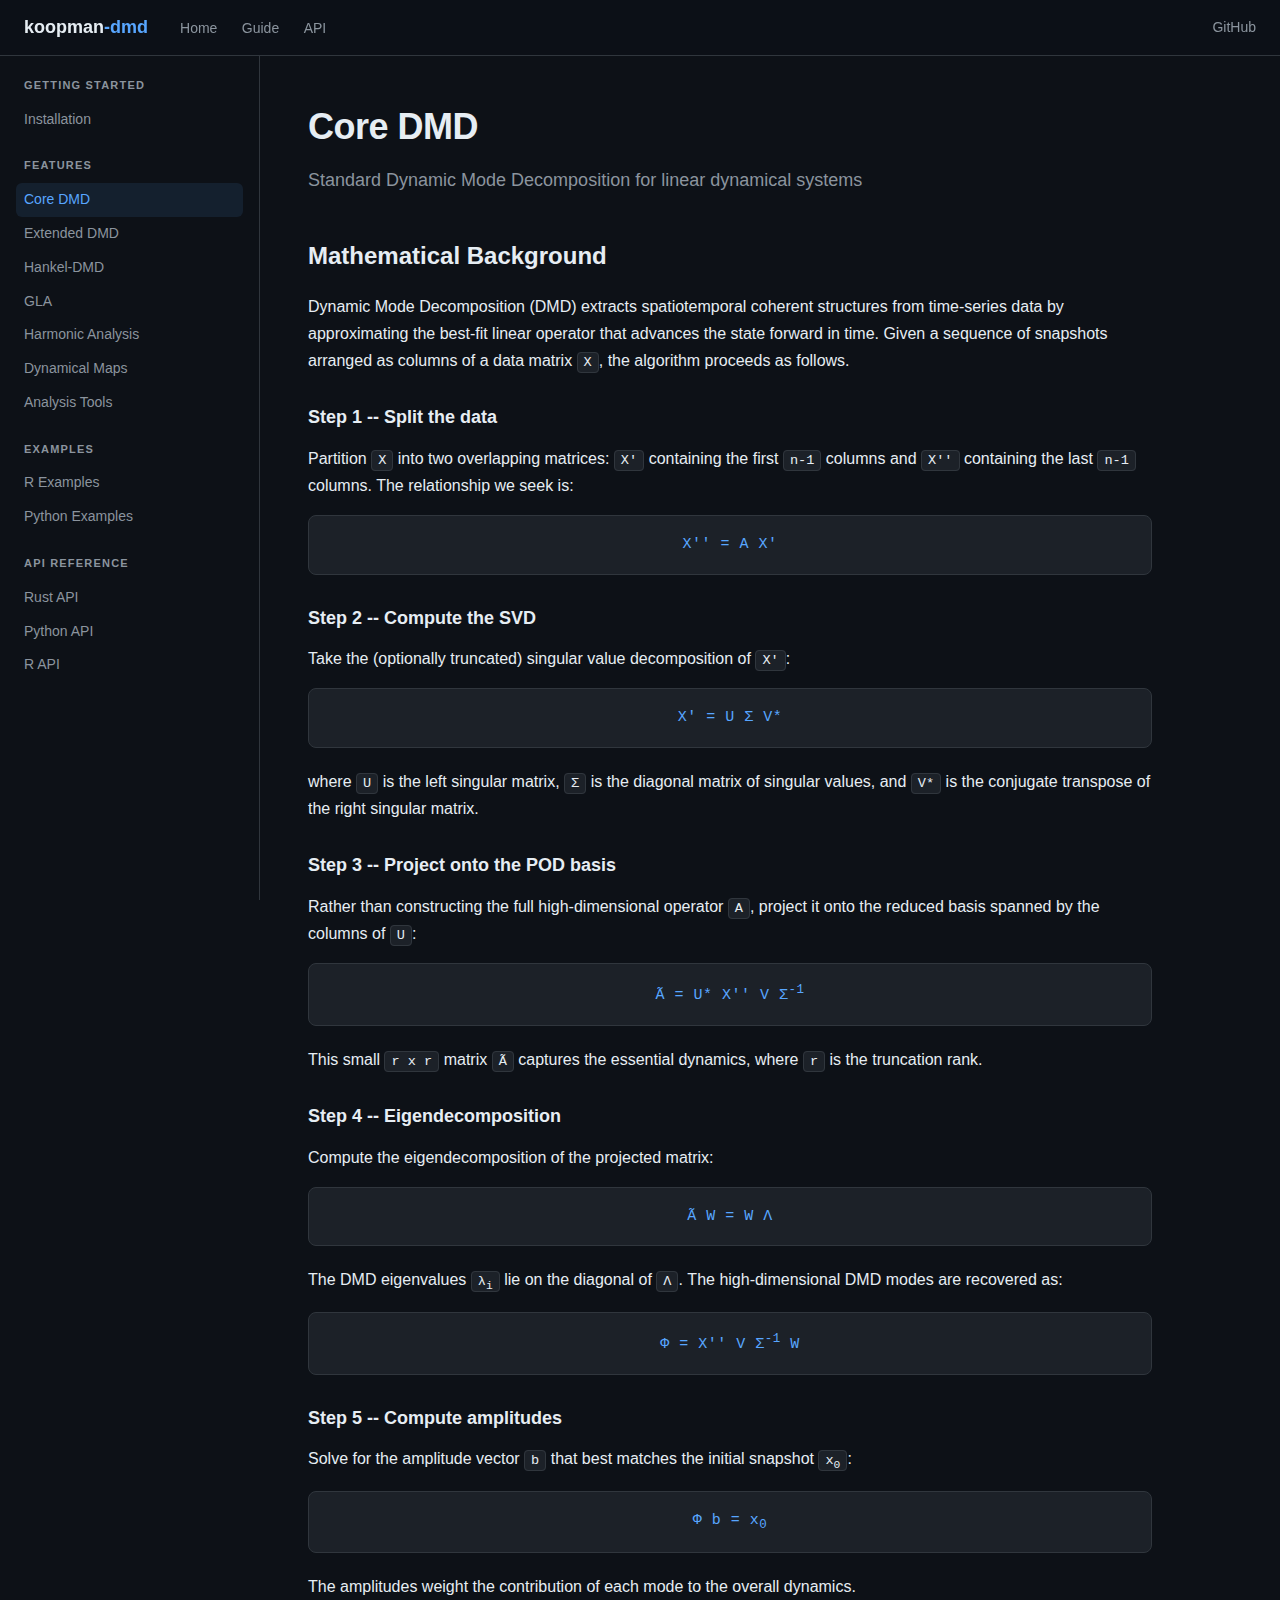
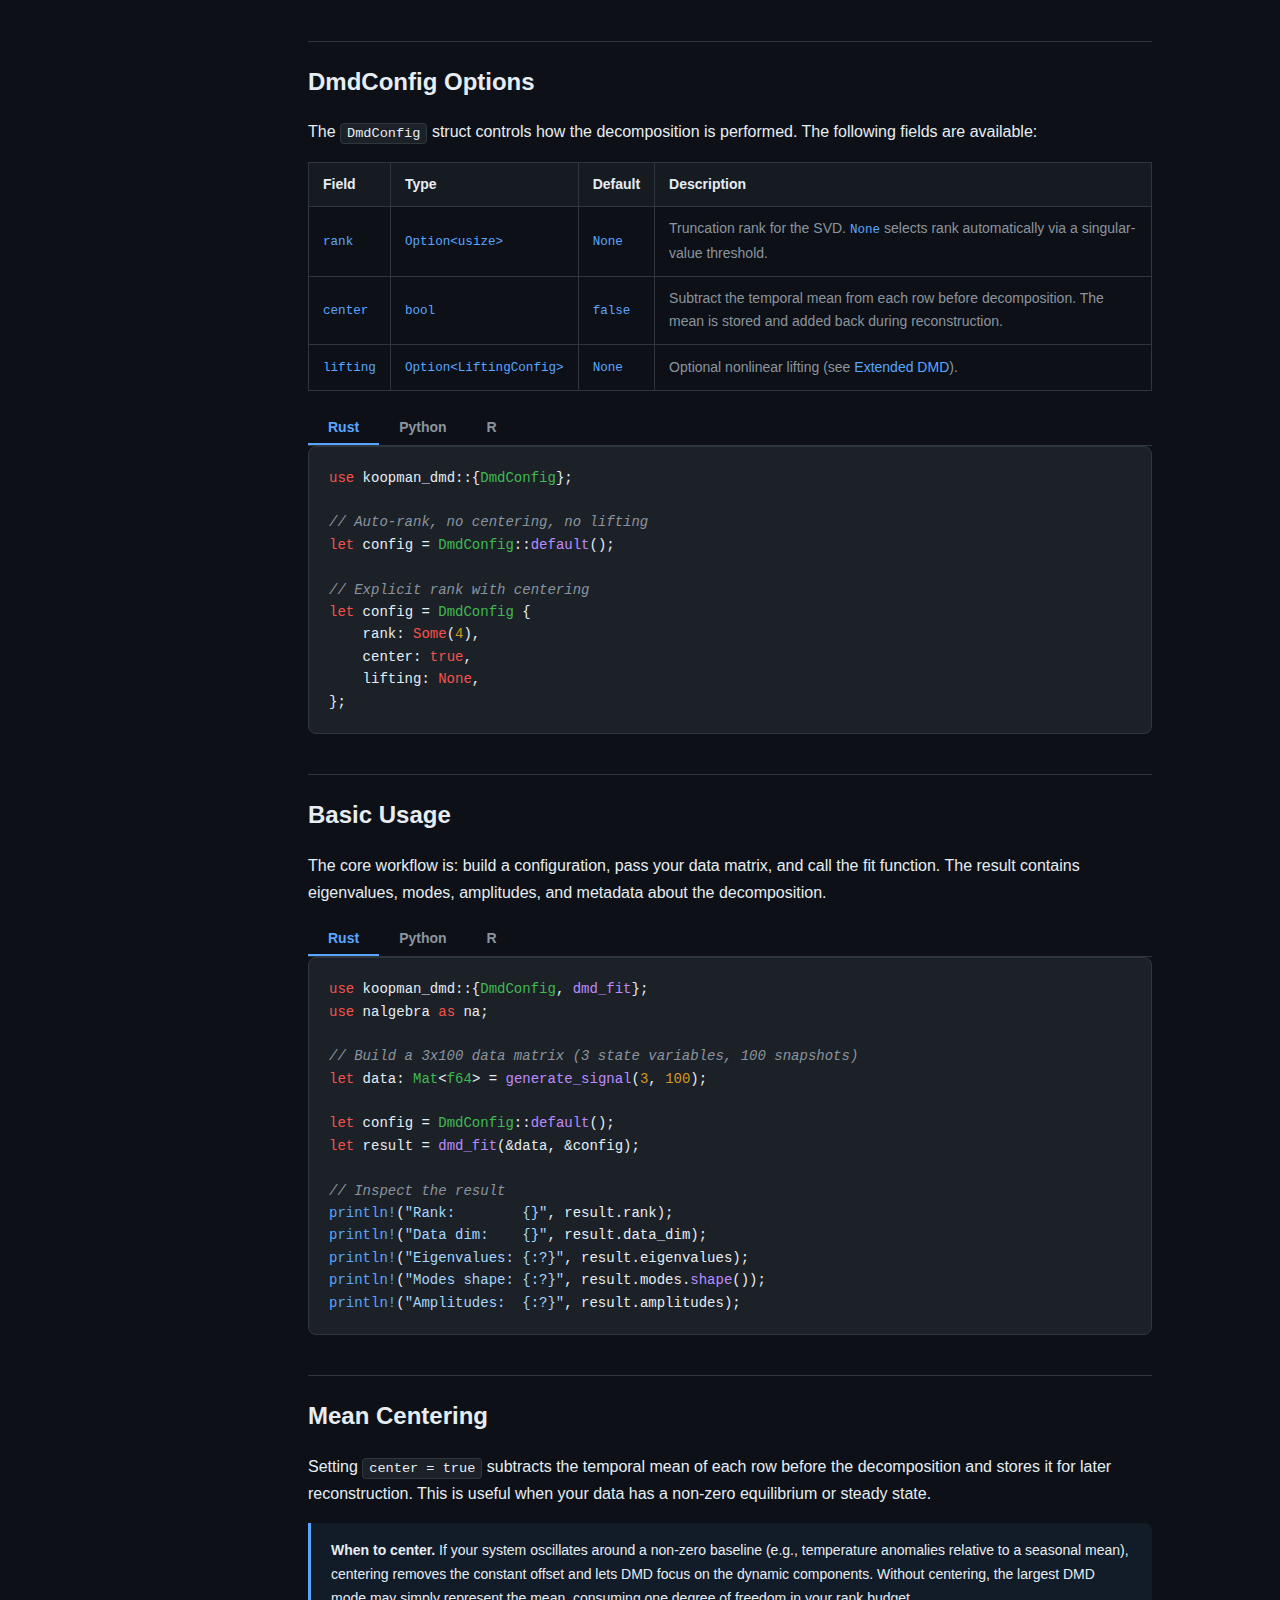
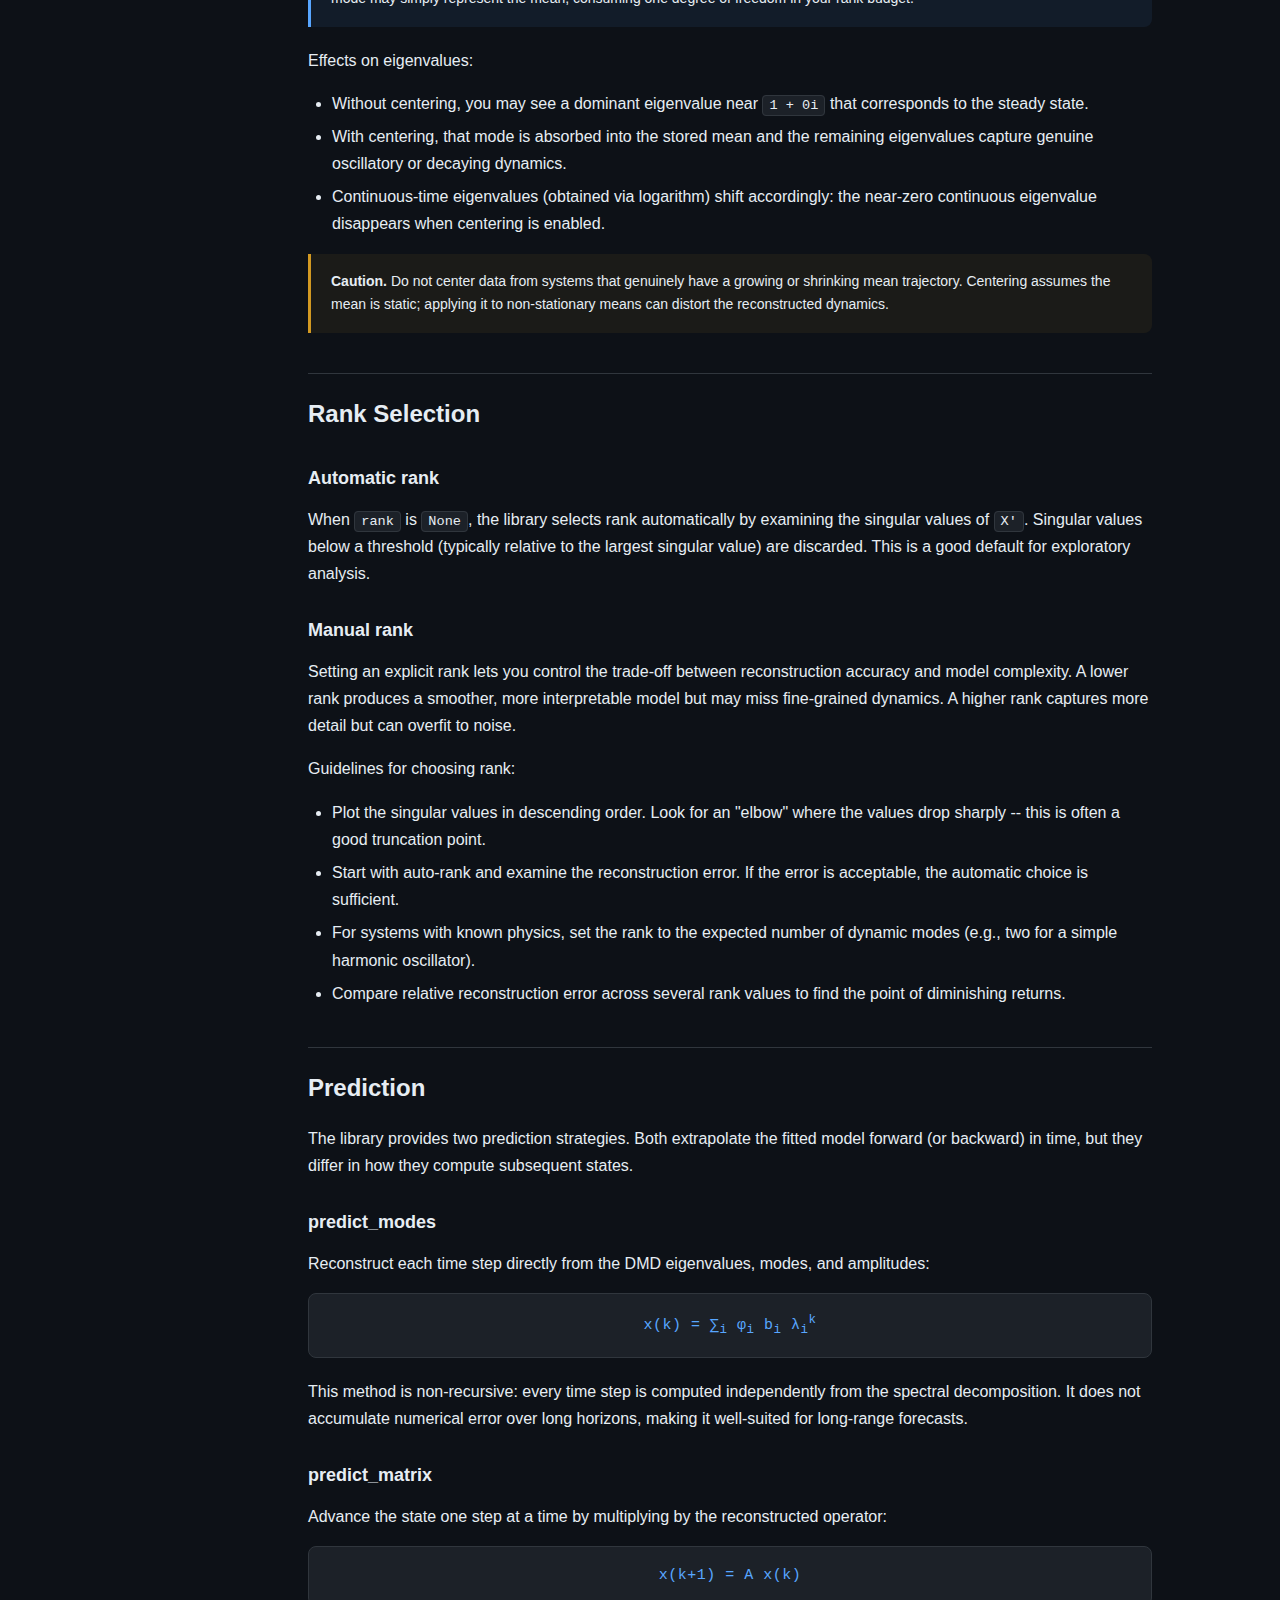
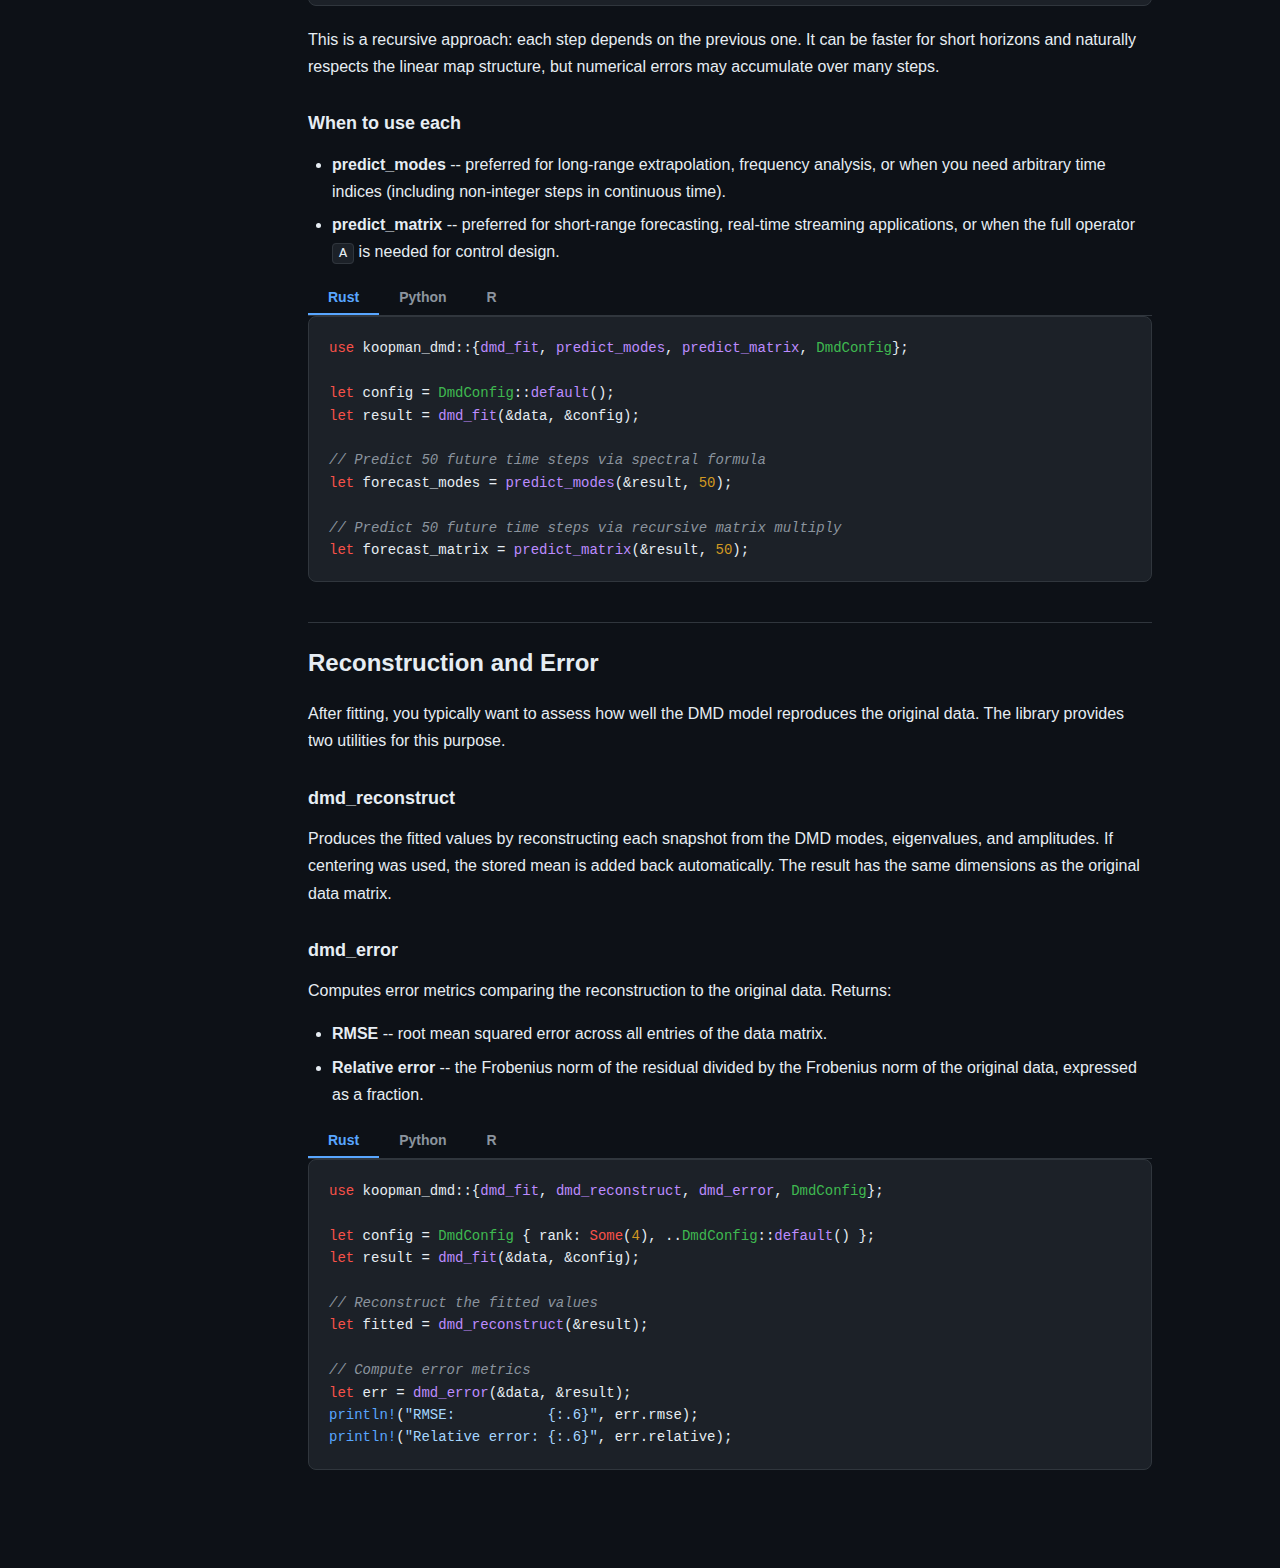
<file: docs/core-dmd.html>
<!DOCTYPE html>
<html lang="en">
<head>
  <meta charset="UTF-8">
  <meta name="viewport" content="width=device-width, initial-scale=1.0">
  <title>Core DMD - koopman-dmd</title>
  <link rel="stylesheet" href="css/style.css">
</head>
<body>

<!-- Top navigation -->
<header class="topnav">
  <a class="logo" href="index.html">koopman<span>-dmd</span></a>
  <nav>
    <a href="index.html">Home</a>
    <a href="getting-started.html">Guide</a>
    <a href="api-rust.html">API</a>
  </nav>
  <a class="gh-link" href="https://github.com/jimeharrisjr/rust-dmd">GitHub</a>
</header>

<div class="page-layout">

  <!-- Sidebar -->
  <aside class="sidebar">
    <h3>Getting Started</h3>
    <a href="getting-started.html">Installation</a>

    <h3>Features</h3>
    <a href="core-dmd.html" class="active">Core DMD</a>
    <a href="extended-dmd.html">Extended DMD</a>
    <a href="hankel-dmd.html">Hankel-DMD</a>
    <a href="gla.html">GLA</a>
    <a href="harmonic.html">Harmonic Analysis</a>
    <a href="maps.html">Dynamical Maps</a>
    <a href="analysis.html">Analysis Tools</a>

    <h3>Examples</h3>
    <a href="examples-r.html">R Examples</a>
    <a href="examples-python.html">Python Examples</a>

    <h3>API Reference</h3>
    <a href="api-rust.html">Rust API</a>
    <a href="api-python.html">Python API</a>
    <a href="api-r.html">R API</a>
  </aside>

  <!-- Main content -->
  <main class="content">
    <h1>Core DMD</h1>
    <p class="subtitle">Standard Dynamic Mode Decomposition for linear dynamical systems</p>

    <!-- ============================================================
         1. Mathematical Background
         ============================================================ -->
    <h2>Mathematical Background</h2>

    <p>Dynamic Mode Decomposition (DMD) extracts spatiotemporal coherent
    structures from time-series data by approximating the best-fit linear
    operator that advances the state forward in time. Given a sequence of
    snapshots arranged as columns of a data matrix <code>X</code>, the
    algorithm proceeds as follows.</p>

    <h3>Step 1 -- Split the data</h3>
    <p>Partition <code>X</code> into two overlapping matrices: <code>X'</code>
    containing the first <code>n-1</code> columns and <code>X''</code>
    containing the last <code>n-1</code> columns. The relationship we seek
    is:</p>
    <div class="math">X'' = A X'</div>

    <h3>Step 2 -- Compute the SVD</h3>
    <p>Take the (optionally truncated) singular value decomposition of
    <code>X'</code>:</p>
    <div class="math">X' = U &Sigma; V*</div>
    <p>where <code>U</code> is the left singular matrix, <code>&Sigma;</code>
    is the diagonal matrix of singular values, and <code>V*</code> is the
    conjugate transpose of the right singular matrix.</p>

    <h3>Step 3 -- Project onto the POD basis</h3>
    <p>Rather than constructing the full high-dimensional operator <code>A</code>,
    project it onto the reduced basis spanned by the columns of <code>U</code>:</p>
    <div class="math">A&#771; = U* X'' V &Sigma;<sup>-1</sup></div>
    <p>This small <code>r x r</code> matrix <code>A&#771;</code> captures
    the essential dynamics, where <code>r</code> is the truncation rank.</p>

    <h3>Step 4 -- Eigendecomposition</h3>
    <p>Compute the eigendecomposition of the projected matrix:</p>
    <div class="math">A&#771; W = W &Lambda;</div>
    <p>The DMD eigenvalues <code>&lambda;<sub>i</sub></code> lie on the
    diagonal of <code>&Lambda;</code>. The high-dimensional DMD modes are
    recovered as:</p>
    <div class="math">&Phi; = X'' V &Sigma;<sup>-1</sup> W</div>

    <h3>Step 5 -- Compute amplitudes</h3>
    <p>Solve for the amplitude vector <code>b</code> that best matches the
    initial snapshot <code>x<sub>0</sub></code>:</p>
    <div class="math">&Phi; b = x<sub>0</sub></div>
    <p>The amplitudes weight the contribution of each mode to the overall
    dynamics.</p>

    <!-- ============================================================
         2. DmdConfig Options
         ============================================================ -->
    <h2>DmdConfig Options</h2>

    <p>The <code>DmdConfig</code> struct controls how the decomposition is
    performed. The following fields are available:</p>

    <table>
      <thead>
        <tr>
          <th>Field</th>
          <th>Type</th>
          <th>Default</th>
          <th>Description</th>
        </tr>
      </thead>
      <tbody>
        <tr>
          <td><code>rank</code></td>
          <td><code>Option&lt;usize&gt;</code></td>
          <td><code>None</code></td>
          <td>Truncation rank for the SVD. <code>None</code> selects rank
          automatically via a singular-value threshold.</td>
        </tr>
        <tr>
          <td><code>center</code></td>
          <td><code>bool</code></td>
          <td><code>false</code></td>
          <td>Subtract the temporal mean from each row before decomposition.
          The mean is stored and added back during reconstruction.</td>
        </tr>
        <tr>
          <td><code>lifting</code></td>
          <td><code>Option&lt;LiftingConfig&gt;</code></td>
          <td><code>None</code></td>
          <td>Optional nonlinear lifting (see
          <a href="extended-dmd.html">Extended DMD</a>).</td>
        </tr>
      </tbody>
    </table>

    <div class="lang-tabs">
      <button class="lang-tab active" data-lang="rust">Rust</button>
      <button class="lang-tab" data-lang="python">Python</button>
      <button class="lang-tab" data-lang="r">R</button>
    </div>
    <div class="lang-panel active" data-lang="rust">
<pre><code><span class="kw">use</span> koopman_dmd::{<span class="ty">DmdConfig</span>};

<span class="cm">// Auto-rank, no centering, no lifting</span>
<span class="kw">let</span> config = <span class="ty">DmdConfig</span>::<span class="fn">default</span>();

<span class="cm">// Explicit rank with centering</span>
<span class="kw">let</span> config = <span class="ty">DmdConfig</span> {
    rank: <span class="kw">Some</span>(<span class="nu">4</span>),
    center: <span class="kw">true</span>,
    lifting: <span class="kw">None</span>,
};</code></pre>
    </div>
    <div class="lang-panel" data-lang="python">
<pre><code><span class="kw">from</span> koopman_dmd <span class="kw">import</span> <span class="ty">DmdConfig</span>

<span class="cm"># Auto-rank, no centering, no lifting</span>
config = <span class="ty">DmdConfig</span>()

<span class="cm"># Explicit rank with centering</span>
config = <span class="ty">DmdConfig</span>(rank=<span class="nu">4</span>, center=<span class="kw">True</span>)</code></pre>
    </div>
    <div class="lang-panel" data-lang="r">
<pre><code><span class="kw">library</span>(koopmandmd)

<span class="cm"># Auto-rank, no centering, no lifting</span>
config <span class="op">&lt;-</span> <span class="fn">dmd_config</span>()

<span class="cm"># Explicit rank with centering</span>
config <span class="op">&lt;-</span> <span class="fn">dmd_config</span>(rank = <span class="nu">4</span>, center = <span class="kw">TRUE</span>)</code></pre>
    </div>

    <!-- ============================================================
         3. Basic Usage
         ============================================================ -->
    <h2>Basic Usage</h2>

    <p>The core workflow is: build a configuration, pass your data matrix,
    and call the fit function. The result contains eigenvalues, modes,
    amplitudes, and metadata about the decomposition.</p>

    <div class="lang-tabs">
      <button class="lang-tab active" data-lang="rust">Rust</button>
      <button class="lang-tab" data-lang="python">Python</button>
      <button class="lang-tab" data-lang="r">R</button>
    </div>
    <div class="lang-panel active" data-lang="rust">
<pre><code><span class="kw">use</span> koopman_dmd::{<span class="ty">DmdConfig</span>, <span class="fn">dmd_fit</span>};
<span class="kw">use</span> nalgebra <span class="kw">as</span> na;

<span class="cm">// Build a 3x100 data matrix (3 state variables, 100 snapshots)</span>
<span class="kw">let</span> data: <span class="ty">Mat</span>&lt;<span class="ty">f64</span>&gt; = <span class="fn">generate_signal</span>(<span class="nu">3</span>, <span class="nu">100</span>);

<span class="kw">let</span> config = <span class="ty">DmdConfig</span>::<span class="fn">default</span>();
<span class="kw">let</span> result = <span class="fn">dmd_fit</span>(&amp;data, &amp;config);

<span class="cm">// Inspect the result</span>
<span class="mc">println!</span>(<span class="st">"Rank:        {}"</span>, result.rank);
<span class="mc">println!</span>(<span class="st">"Data dim:    {}"</span>, result.data_dim);
<span class="mc">println!</span>(<span class="st">"Eigenvalues: {:?}"</span>, result.eigenvalues);
<span class="mc">println!</span>(<span class="st">"Modes shape: {:?}"</span>, result.modes.<span class="fn">shape</span>());
<span class="mc">println!</span>(<span class="st">"Amplitudes:  {:?}"</span>, result.amplitudes);</code></pre>
    </div>
    <div class="lang-panel" data-lang="python">
<pre><code><span class="kw">import</span> numpy <span class="kw">as</span> np
<span class="kw">from</span> koopman_dmd <span class="kw">import</span> <span class="ty">DmdConfig</span>, <span class="fn">dmd_fit</span>

<span class="cm"># Build a 3x100 data matrix (3 state variables, 100 snapshots)</span>
data = <span class="fn">generate_signal</span>(<span class="nu">3</span>, <span class="nu">100</span>)

config = <span class="ty">DmdConfig</span>()
result = <span class="fn">dmd_fit</span>(data, config)

<span class="cm"># Inspect the result</span>
<span class="fn">print</span>(<span class="st">"Rank:       "</span>, result.rank)
<span class="fn">print</span>(<span class="st">"Data dim:   "</span>, result.data_dim)
<span class="fn">print</span>(<span class="st">"Eigenvalues:"</span>, result.eigenvalues)
<span class="fn">print</span>(<span class="st">"Modes shape:"</span>, result.modes.shape)
<span class="fn">print</span>(<span class="st">"Amplitudes: "</span>, result.amplitudes)</code></pre>
    </div>
    <div class="lang-panel" data-lang="r">
<pre><code><span class="kw">library</span>(koopmandmd)

<span class="cm"># Build a 3x100 data matrix (3 state variables, 100 snapshots)</span>
data <span class="op">&lt;-</span> <span class="fn">generate_signal</span>(<span class="nu">3</span>, <span class="nu">100</span>)

config <span class="op">&lt;-</span> <span class="fn">dmd_config</span>()
result <span class="op">&lt;-</span> <span class="fn">dmd_fit</span>(data, config)

<span class="cm"># Inspect the result</span>
<span class="fn">cat</span>(<span class="st">"Rank:       "</span>, result<span class="op">$</span>rank, <span class="st">"\n"</span>)
<span class="fn">cat</span>(<span class="st">"Data dim:   "</span>, result<span class="op">$</span>data_dim, <span class="st">"\n"</span>)
<span class="fn">print</span>(result<span class="op">$</span>eigenvalues)
<span class="fn">cat</span>(<span class="st">"Modes dim:  "</span>, <span class="fn">dim</span>(result<span class="op">$</span>modes), <span class="st">"\n"</span>)
<span class="fn">print</span>(result<span class="op">$</span>amplitudes)</code></pre>
    </div>

    <!-- ============================================================
         4. Mean Centering
         ============================================================ -->
    <h2>Mean Centering</h2>

    <p>Setting <code>center = true</code> subtracts the temporal mean of each
    row before the decomposition and stores it for later reconstruction. This
    is useful when your data has a non-zero equilibrium or steady state.</p>

    <div class="info-box">
      <strong>When to center.</strong> If your system oscillates around a
      non-zero baseline (e.g., temperature anomalies relative to a seasonal
      mean), centering removes the constant offset and lets DMD focus on the
      dynamic components. Without centering, the largest DMD mode may simply
      represent the mean, consuming one degree of freedom in your rank budget.
    </div>

    <p>Effects on eigenvalues:</p>
    <ul>
      <li>Without centering, you may see a dominant eigenvalue near
      <code>1 + 0i</code> that corresponds to the steady state.</li>
      <li>With centering, that mode is absorbed into the stored mean and the
      remaining eigenvalues capture genuine oscillatory or decaying
      dynamics.</li>
      <li>Continuous-time eigenvalues (obtained via logarithm) shift
      accordingly: the near-zero continuous eigenvalue disappears when
      centering is enabled.</li>
    </ul>

    <div class="info-box warn">
      <strong>Caution.</strong> Do not center data from systems that genuinely
      have a growing or shrinking mean trajectory. Centering assumes the mean
      is static; applying it to non-stationary means can distort the
      reconstructed dynamics.
    </div>

    <!-- ============================================================
         5. Rank Selection
         ============================================================ -->
    <h2>Rank Selection</h2>

    <h3>Automatic rank</h3>
    <p>When <code>rank</code> is <code>None</code>, the library selects rank
    automatically by examining the singular values of <code>X'</code>. Singular
    values below a threshold (typically relative to the largest singular value)
    are discarded. This is a good default for exploratory analysis.</p>

    <h3>Manual rank</h3>
    <p>Setting an explicit rank lets you control the trade-off between
    reconstruction accuracy and model complexity. A lower rank produces a
    smoother, more interpretable model but may miss fine-grained dynamics. A
    higher rank captures more detail but can overfit to noise.</p>

    <p>Guidelines for choosing rank:</p>
    <ul>
      <li>Plot the singular values in descending order. Look for an "elbow"
      where the values drop sharply -- this is often a good truncation
      point.</li>
      <li>Start with auto-rank and examine the reconstruction error. If the
      error is acceptable, the automatic choice is sufficient.</li>
      <li>For systems with known physics, set the rank to the expected number
      of dynamic modes (e.g., two for a simple harmonic oscillator).</li>
      <li>Compare relative reconstruction error across several rank values
      to find the point of diminishing returns.</li>
    </ul>

    <!-- ============================================================
         6. Prediction
         ============================================================ -->
    <h2>Prediction</h2>

    <p>The library provides two prediction strategies. Both extrapolate the
    fitted model forward (or backward) in time, but they differ in how they
    compute subsequent states.</p>

    <h3>predict_modes</h3>
    <p>Reconstruct each time step directly from the DMD eigenvalues, modes,
    and amplitudes:</p>
    <div class="math">x(k) = &sum;<sub>i</sub> &phi;<sub>i</sub> b<sub>i</sub> &lambda;<sub>i</sub><sup>k</sup></div>
    <p>This method is non-recursive: every time step is computed independently
    from the spectral decomposition. It does not accumulate numerical error
    over long horizons, making it well-suited for long-range forecasts.</p>

    <h3>predict_matrix</h3>
    <p>Advance the state one step at a time by multiplying by the
    reconstructed operator:</p>
    <div class="math">x(k+1) = A x(k)</div>
    <p>This is a recursive approach: each step depends on the previous one.
    It can be faster for short horizons and naturally respects the linear
    map structure, but numerical errors may accumulate over many steps.</p>

    <h3>When to use each</h3>
    <ul>
      <li><strong>predict_modes</strong> -- preferred for long-range
      extrapolation, frequency analysis, or when you need arbitrary time
      indices (including non-integer steps in continuous time).</li>
      <li><strong>predict_matrix</strong> -- preferred for short-range
      forecasting, real-time streaming applications, or when the full
      operator <code>A</code> is needed for control design.</li>
    </ul>

    <div class="lang-tabs">
      <button class="lang-tab active" data-lang="rust">Rust</button>
      <button class="lang-tab" data-lang="python">Python</button>
      <button class="lang-tab" data-lang="r">R</button>
    </div>
    <div class="lang-panel active" data-lang="rust">
<pre><code><span class="kw">use</span> koopman_dmd::{<span class="fn">dmd_fit</span>, <span class="fn">predict_modes</span>, <span class="fn">predict_matrix</span>, <span class="ty">DmdConfig</span>};

<span class="kw">let</span> config = <span class="ty">DmdConfig</span>::<span class="fn">default</span>();
<span class="kw">let</span> result = <span class="fn">dmd_fit</span>(&amp;data, &amp;config);

<span class="cm">// Predict 50 future time steps via spectral formula</span>
<span class="kw">let</span> forecast_modes = <span class="fn">predict_modes</span>(&amp;result, <span class="nu">50</span>);

<span class="cm">// Predict 50 future time steps via recursive matrix multiply</span>
<span class="kw">let</span> forecast_matrix = <span class="fn">predict_matrix</span>(&amp;result, <span class="nu">50</span>);</code></pre>
    </div>
    <div class="lang-panel" data-lang="python">
<pre><code><span class="kw">from</span> koopman_dmd <span class="kw">import</span> <span class="fn">dmd_fit</span>, <span class="fn">predict_modes</span>, <span class="fn">predict_matrix</span>, <span class="ty">DmdConfig</span>

config = <span class="ty">DmdConfig</span>()
result = <span class="fn">dmd_fit</span>(data, config)

<span class="cm"># Predict 50 future time steps via spectral formula</span>
forecast_modes = <span class="fn">predict_modes</span>(result, <span class="nu">50</span>)

<span class="cm"># Predict 50 future time steps via recursive matrix multiply</span>
forecast_matrix = <span class="fn">predict_matrix</span>(result, <span class="nu">50</span>)</code></pre>
    </div>
    <div class="lang-panel" data-lang="r">
<pre><code><span class="kw">library</span>(koopmandmd)

config <span class="op">&lt;-</span> <span class="fn">dmd_config</span>()
result <span class="op">&lt;-</span> <span class="fn">dmd_fit</span>(data, config)

<span class="cm"># Predict 50 future time steps via spectral formula</span>
forecast_modes <span class="op">&lt;-</span> <span class="fn">predict_modes</span>(result, <span class="nu">50</span>)

<span class="cm"># Predict 50 future time steps via recursive matrix multiply</span>
forecast_matrix <span class="op">&lt;-</span> <span class="fn">predict_matrix</span>(result, <span class="nu">50</span>)</code></pre>
    </div>

    <!-- ============================================================
         7. Reconstruction and Error
         ============================================================ -->
    <h2>Reconstruction and Error</h2>

    <p>After fitting, you typically want to assess how well the DMD model
    reproduces the original data. The library provides two utilities for
    this purpose.</p>

    <h3>dmd_reconstruct</h3>
    <p>Produces the fitted values by reconstructing each snapshot from the
    DMD modes, eigenvalues, and amplitudes. If centering was used, the stored
    mean is added back automatically. The result has the same dimensions as
    the original data matrix.</p>

    <h3>dmd_error</h3>
    <p>Computes error metrics comparing the reconstruction to the original
    data. Returns:</p>
    <ul>
      <li><strong>RMSE</strong> -- root mean squared error across all entries
      of the data matrix.</li>
      <li><strong>Relative error</strong> -- the Frobenius norm of the
      residual divided by the Frobenius norm of the original data, expressed
      as a fraction.</li>
    </ul>

    <div class="lang-tabs">
      <button class="lang-tab active" data-lang="rust">Rust</button>
      <button class="lang-tab" data-lang="python">Python</button>
      <button class="lang-tab" data-lang="r">R</button>
    </div>
    <div class="lang-panel active" data-lang="rust">
<pre><code><span class="kw">use</span> koopman_dmd::{<span class="fn">dmd_fit</span>, <span class="fn">dmd_reconstruct</span>, <span class="fn">dmd_error</span>, <span class="ty">DmdConfig</span>};

<span class="kw">let</span> config = <span class="ty">DmdConfig</span> { rank: <span class="kw">Some</span>(<span class="nu">4</span>), ..<span class="ty">DmdConfig</span>::<span class="fn">default</span>() };
<span class="kw">let</span> result = <span class="fn">dmd_fit</span>(&amp;data, &amp;config);

<span class="cm">// Reconstruct the fitted values</span>
<span class="kw">let</span> fitted = <span class="fn">dmd_reconstruct</span>(&amp;result);

<span class="cm">// Compute error metrics</span>
<span class="kw">let</span> err = <span class="fn">dmd_error</span>(&amp;data, &amp;result);
<span class="mc">println!</span>(<span class="st">"RMSE:           {:.6}"</span>, err.rmse);
<span class="mc">println!</span>(<span class="st">"Relative error: {:.6}"</span>, err.relative);</code></pre>
    </div>
    <div class="lang-panel" data-lang="python">
<pre><code><span class="kw">from</span> koopman_dmd <span class="kw">import</span> <span class="fn">dmd_fit</span>, <span class="fn">dmd_reconstruct</span>, <span class="fn">dmd_error</span>, <span class="ty">DmdConfig</span>

config = <span class="ty">DmdConfig</span>(rank=<span class="nu">4</span>)
result = <span class="fn">dmd_fit</span>(data, config)

<span class="cm"># Reconstruct the fitted values</span>
fitted = <span class="fn">dmd_reconstruct</span>(result)

<span class="cm"># Compute error metrics</span>
err = <span class="fn">dmd_error</span>(data, result)
<span class="fn">print</span>(<span class="st">f"RMSE:           </span>{err.rmse:<span class="nu">.6f</span>}<span class="st">"</span>)
<span class="fn">print</span>(<span class="st">f"Relative error: </span>{err.relative:<span class="nu">.6f</span>}<span class="st">"</span>)</code></pre>
    </div>
    <div class="lang-panel" data-lang="r">
<pre><code><span class="kw">library</span>(koopmandmd)

config <span class="op">&lt;-</span> <span class="fn">dmd_config</span>(rank = <span class="nu">4</span>)
result <span class="op">&lt;-</span> <span class="fn">dmd_fit</span>(data, config)

<span class="cm"># Reconstruct the fitted values</span>
fitted <span class="op">&lt;-</span> <span class="fn">dmd_reconstruct</span>(result)

<span class="cm"># Compute error metrics</span>
err <span class="op">&lt;-</span> <span class="fn">dmd_error</span>(data, result)
<span class="fn">cat</span>(<span class="st">"RMSE:          "</span>, err<span class="op">$</span>rmse, <span class="st">"\n"</span>)
<span class="fn">cat</span>(<span class="st">"Relative error:"</span>, err<span class="op">$</span>relative, <span class="st">"\n"</span>)</code></pre>
    </div>

  </main>
</div>

<script src="js/main.js"></script>
</body>
</html>
</file>
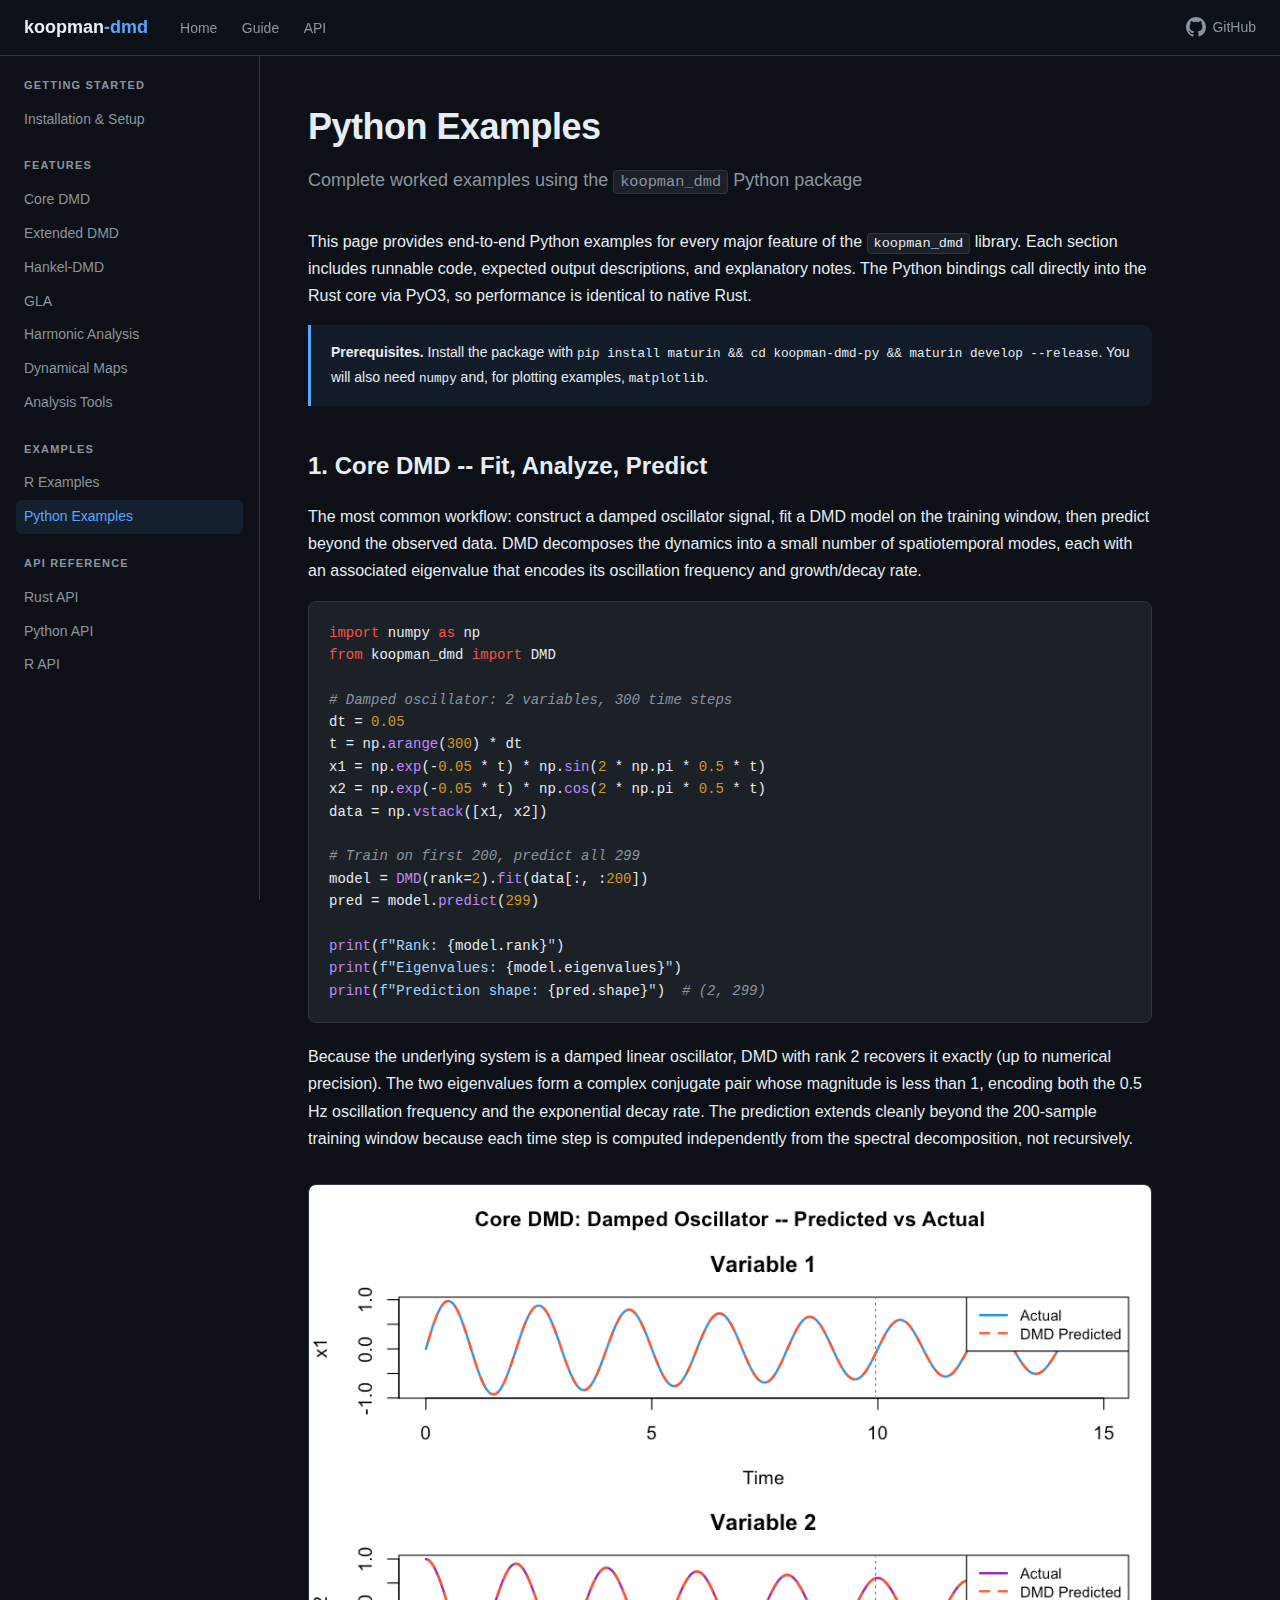
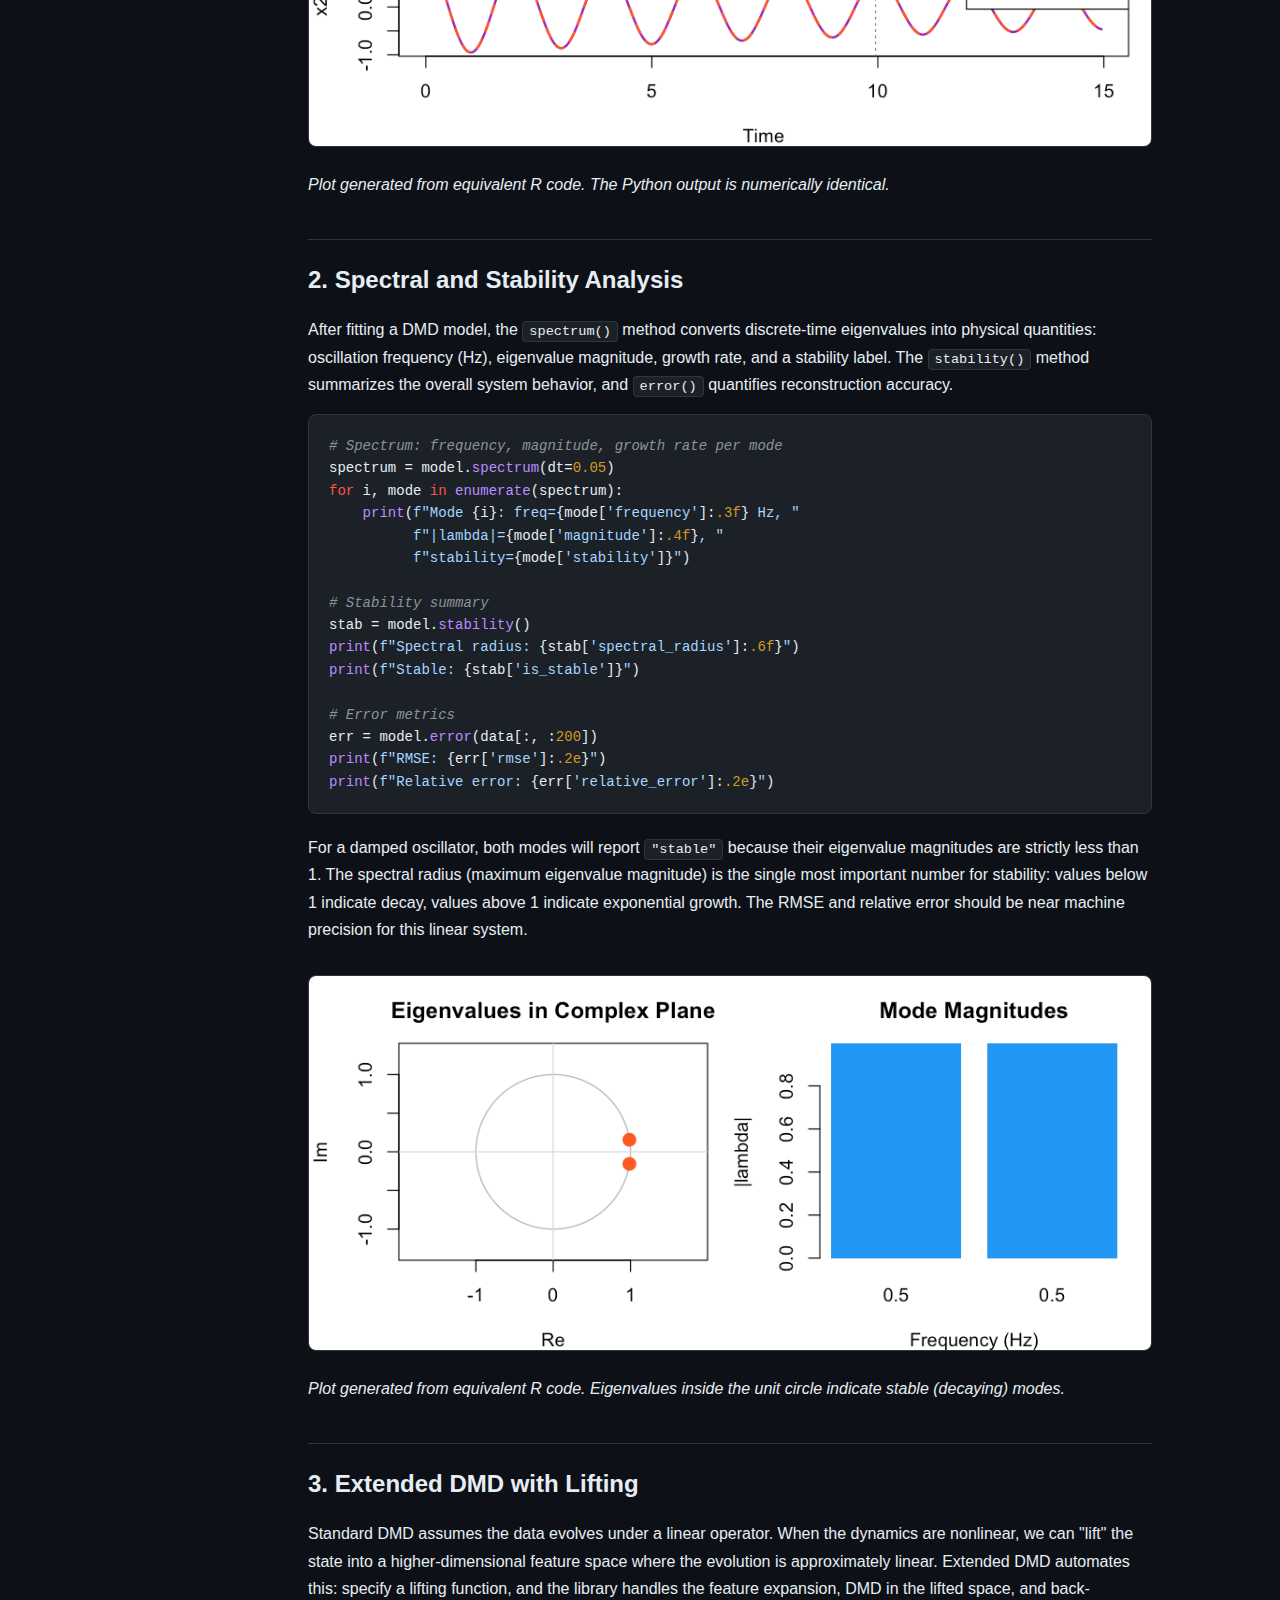
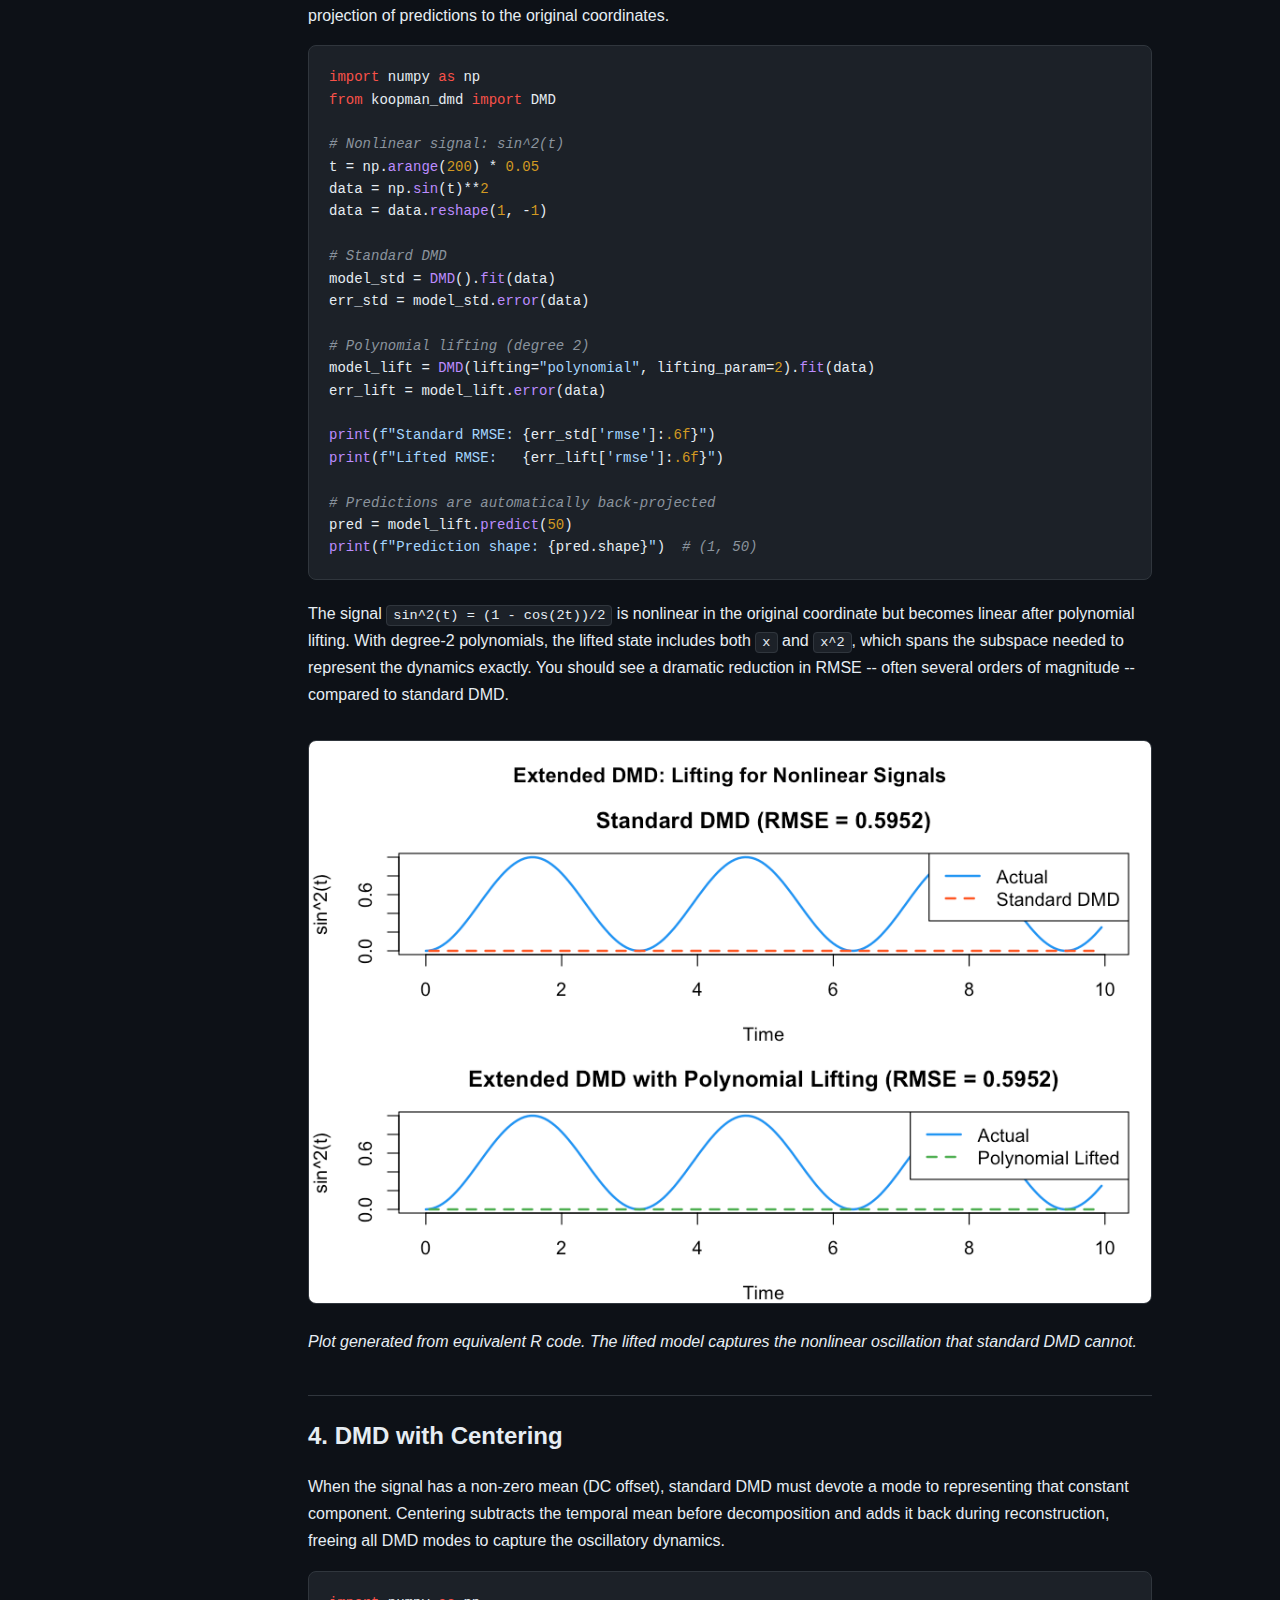
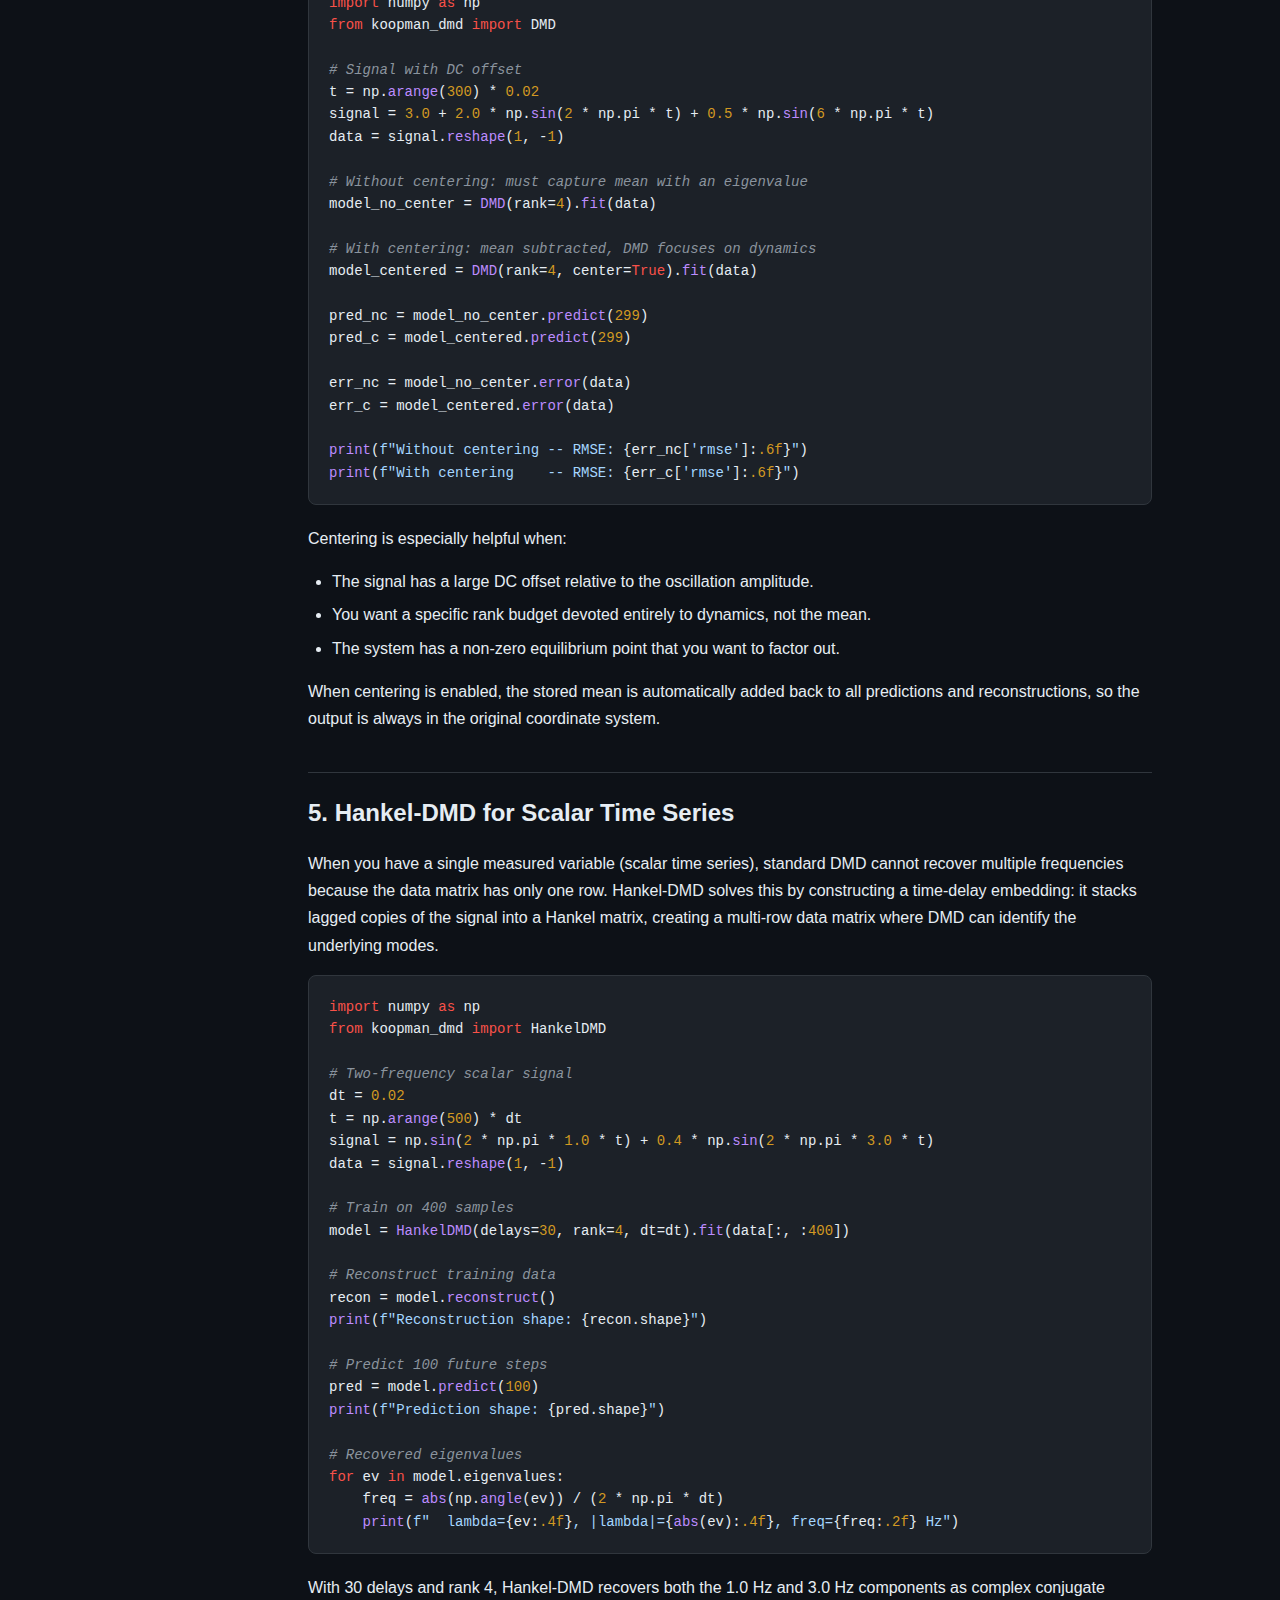
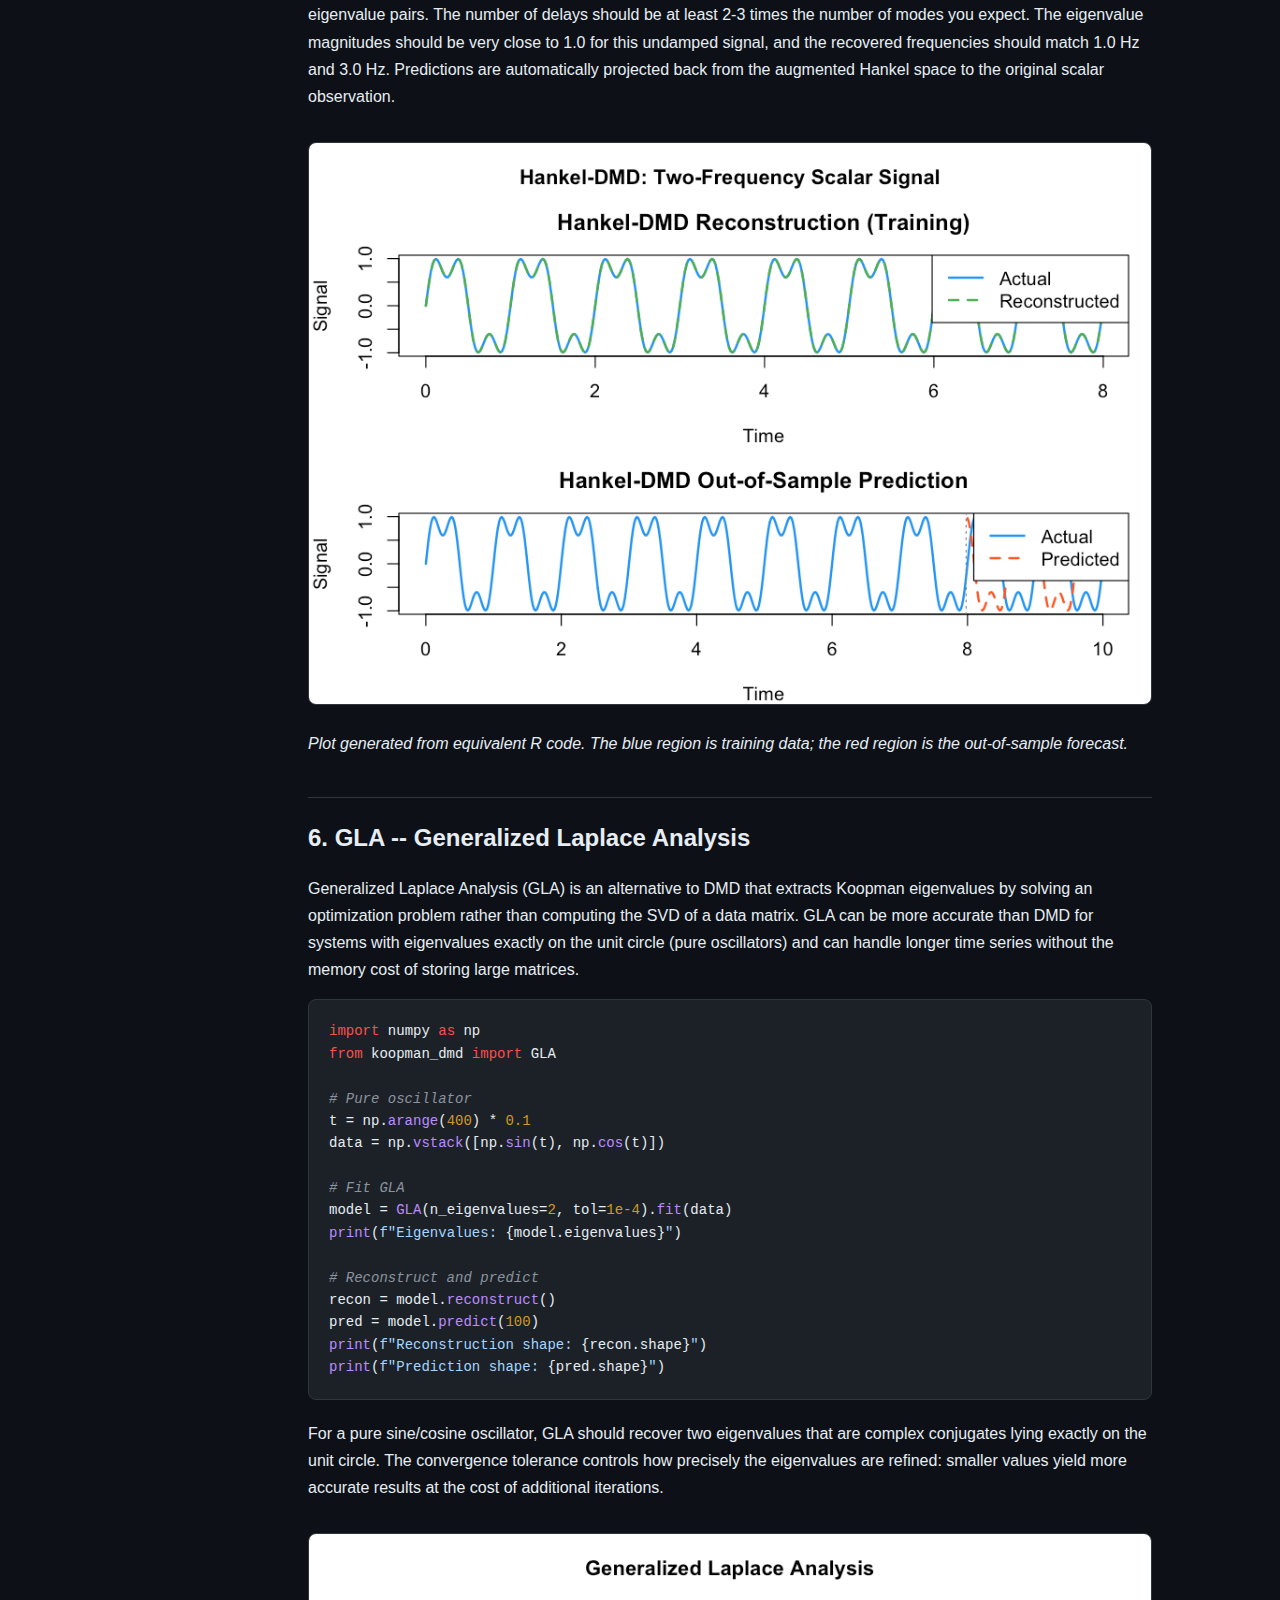
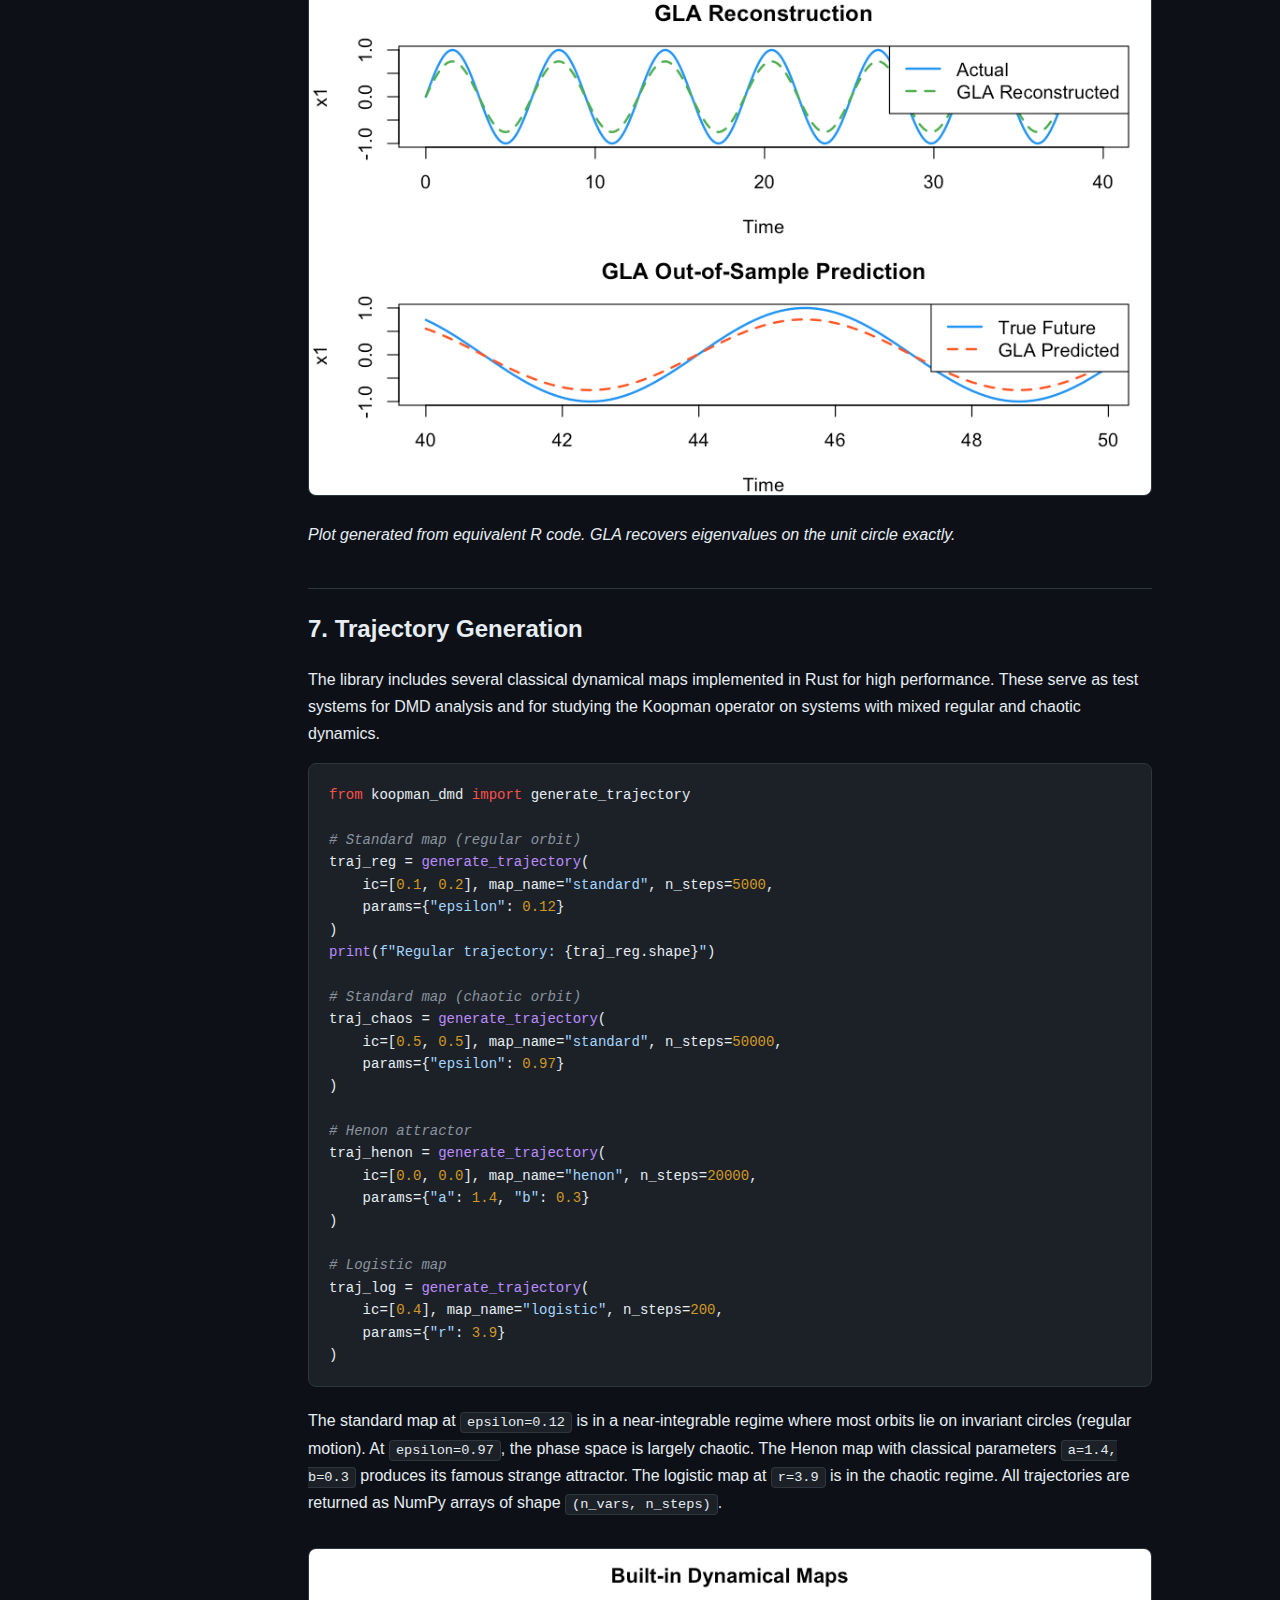
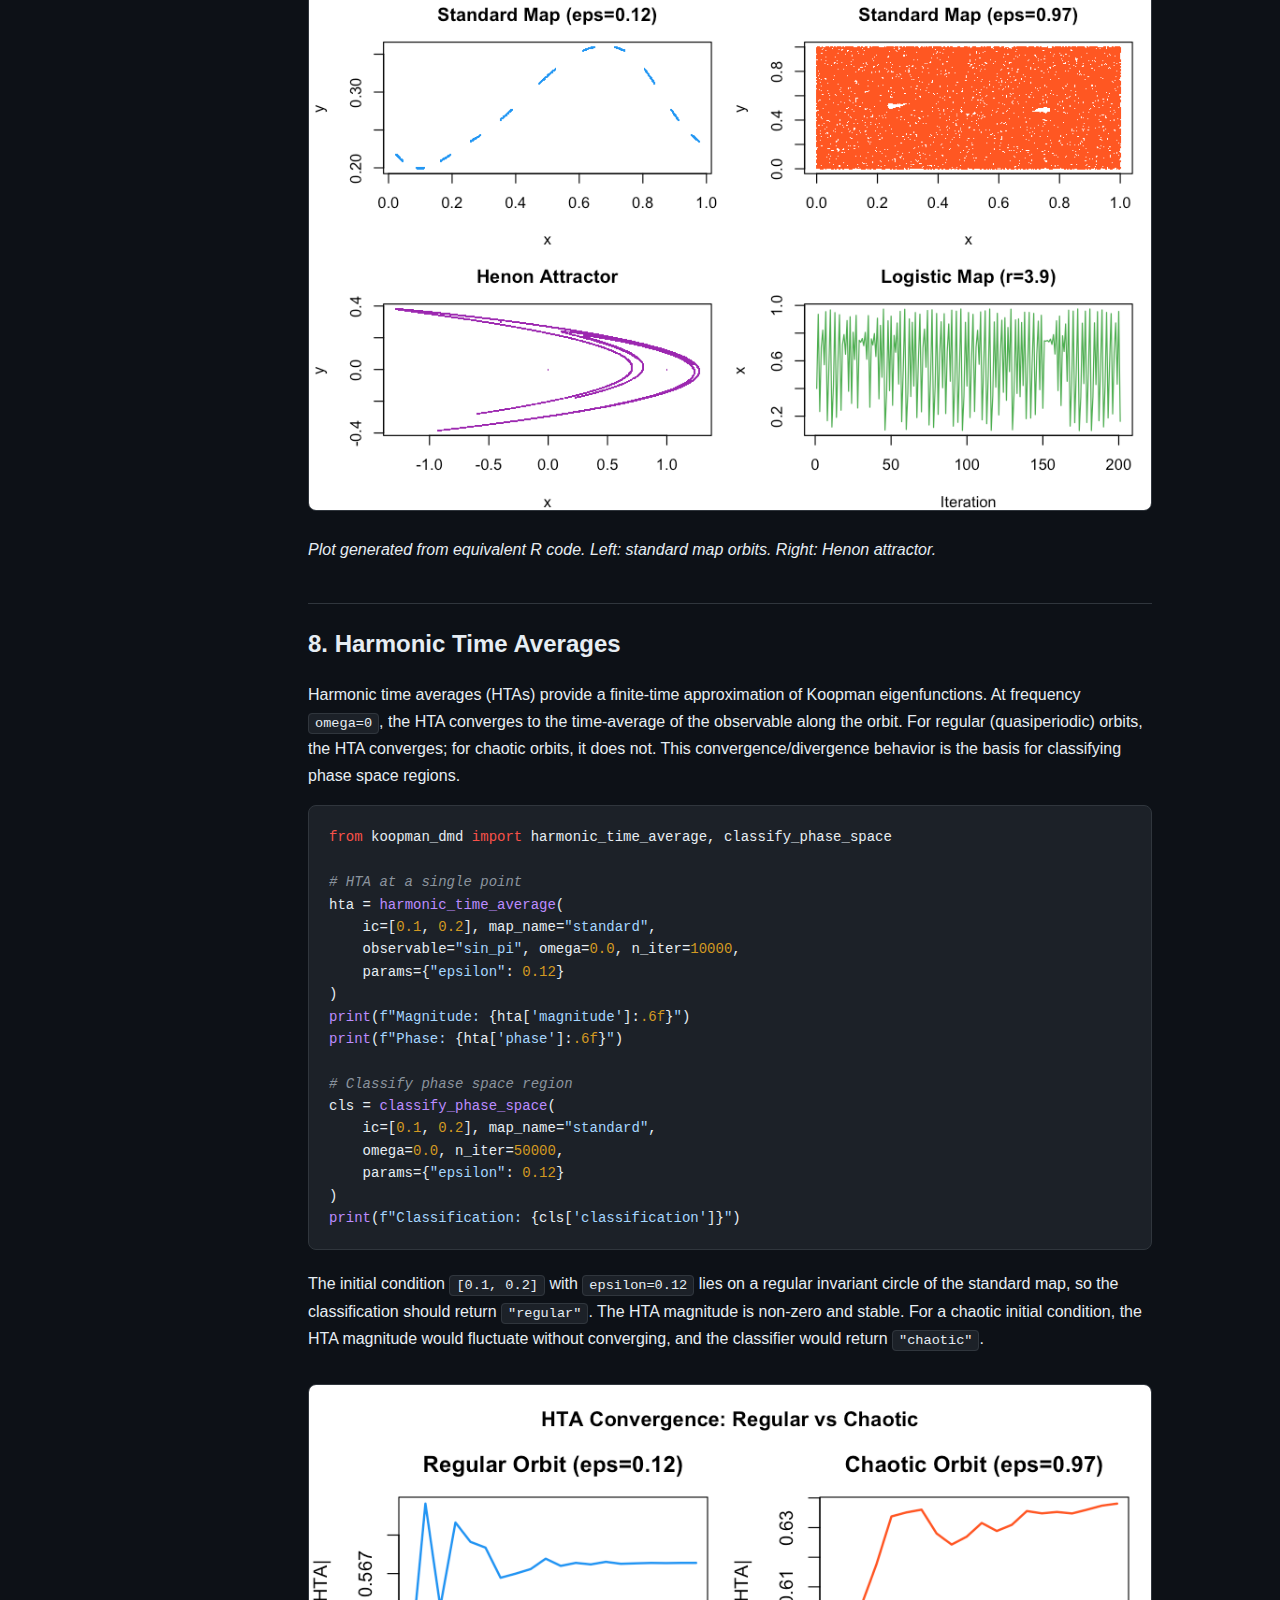
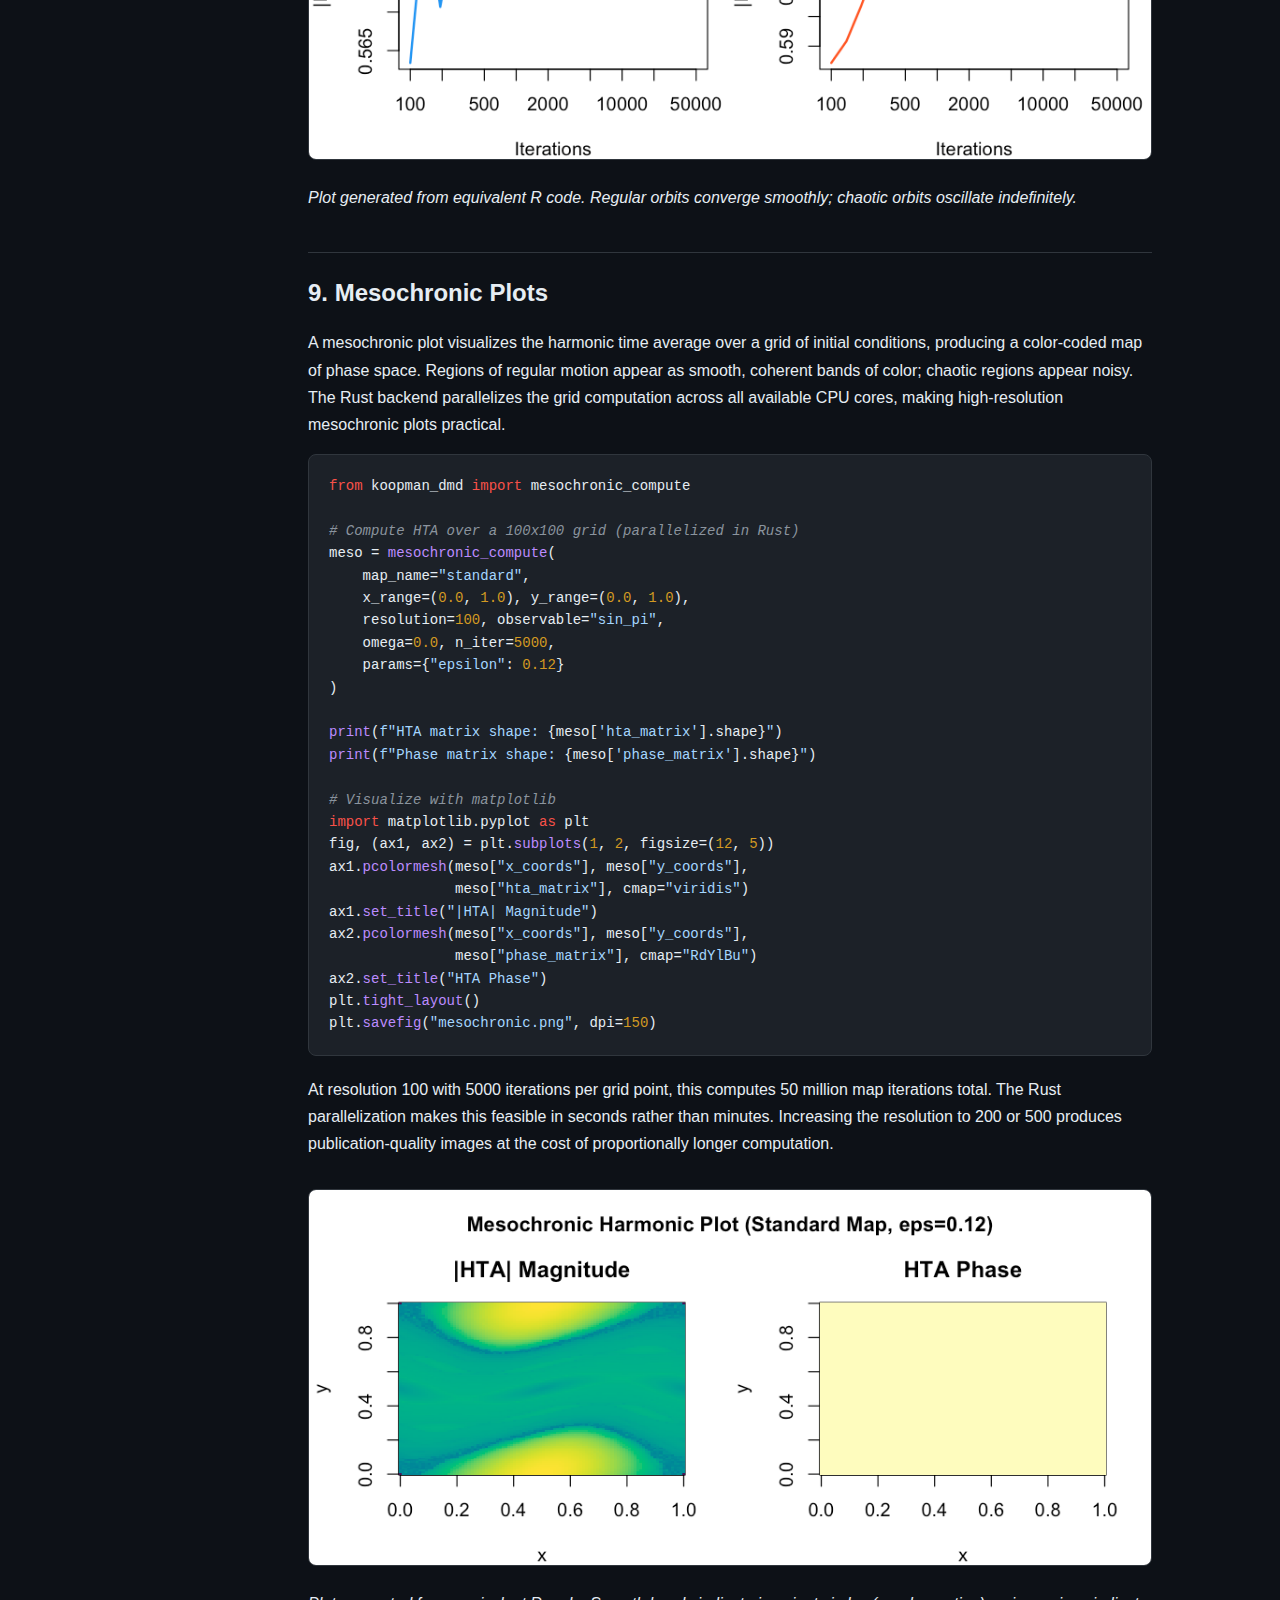
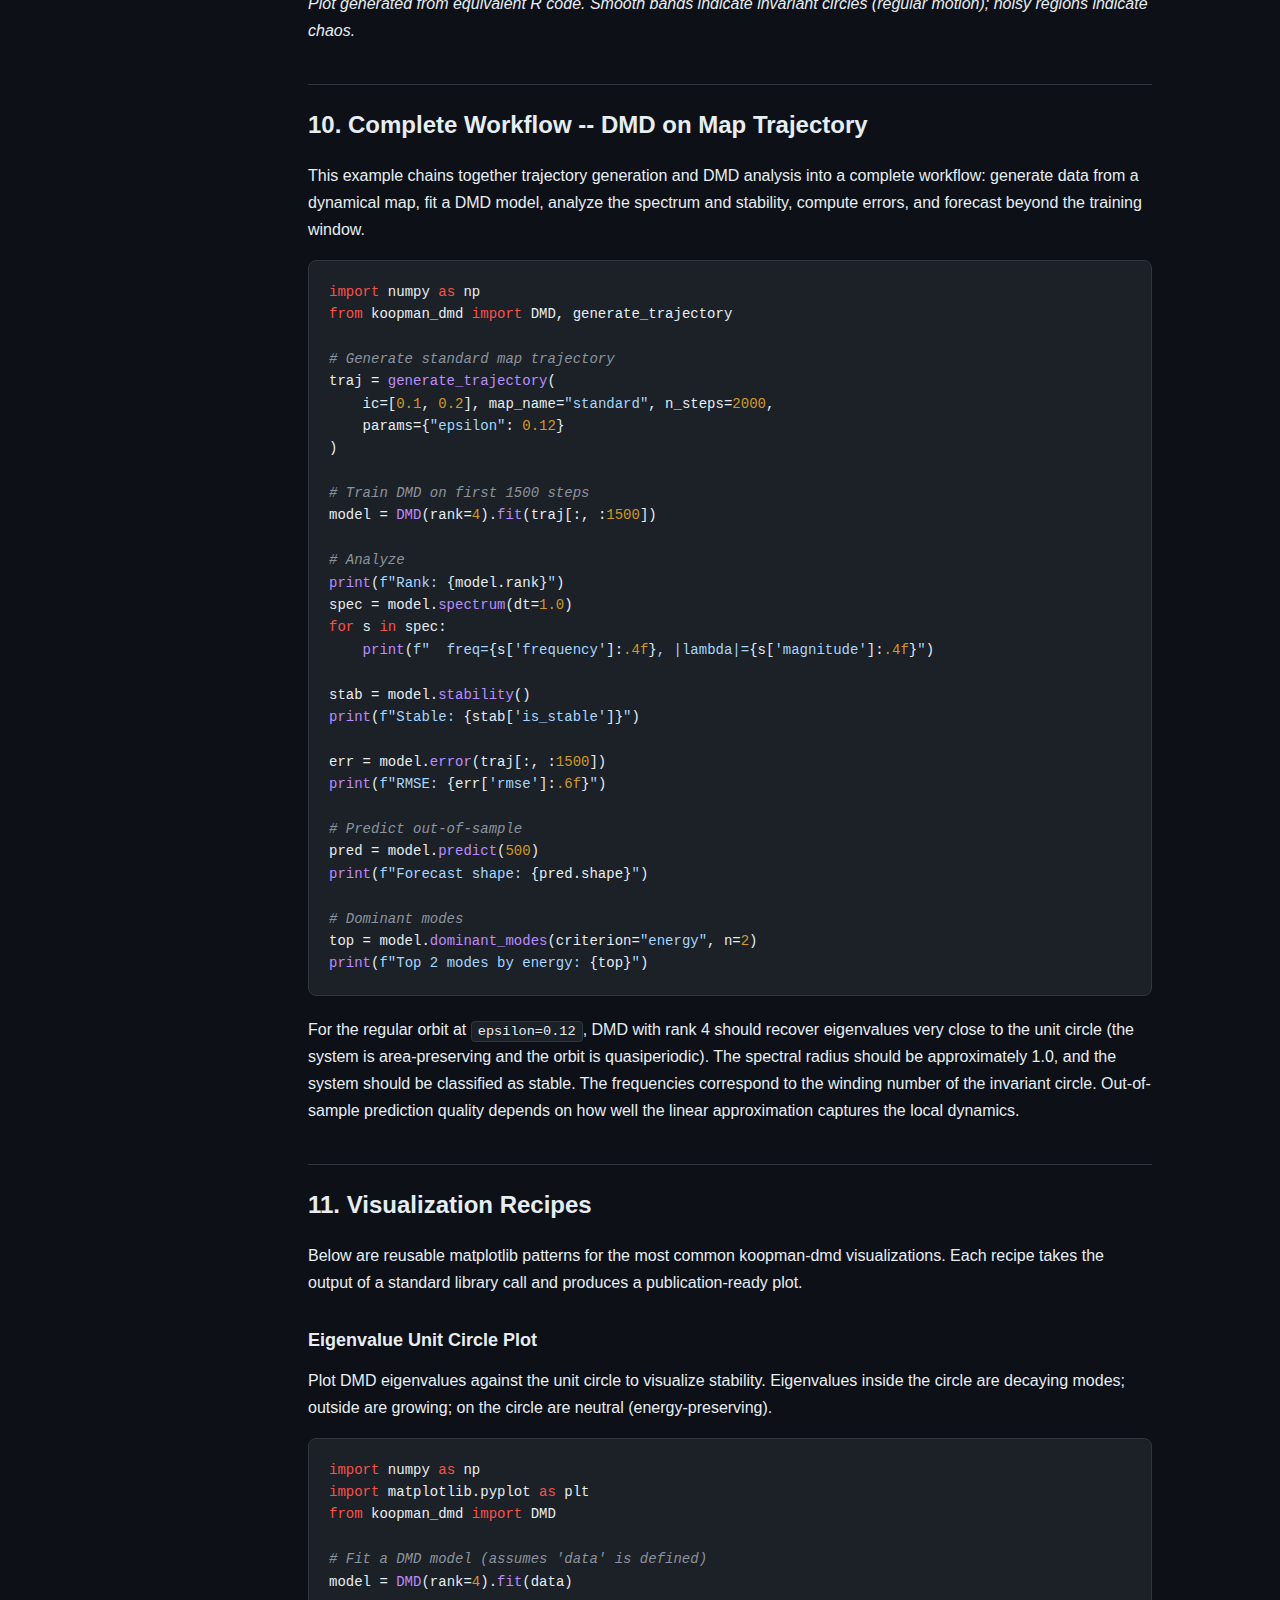
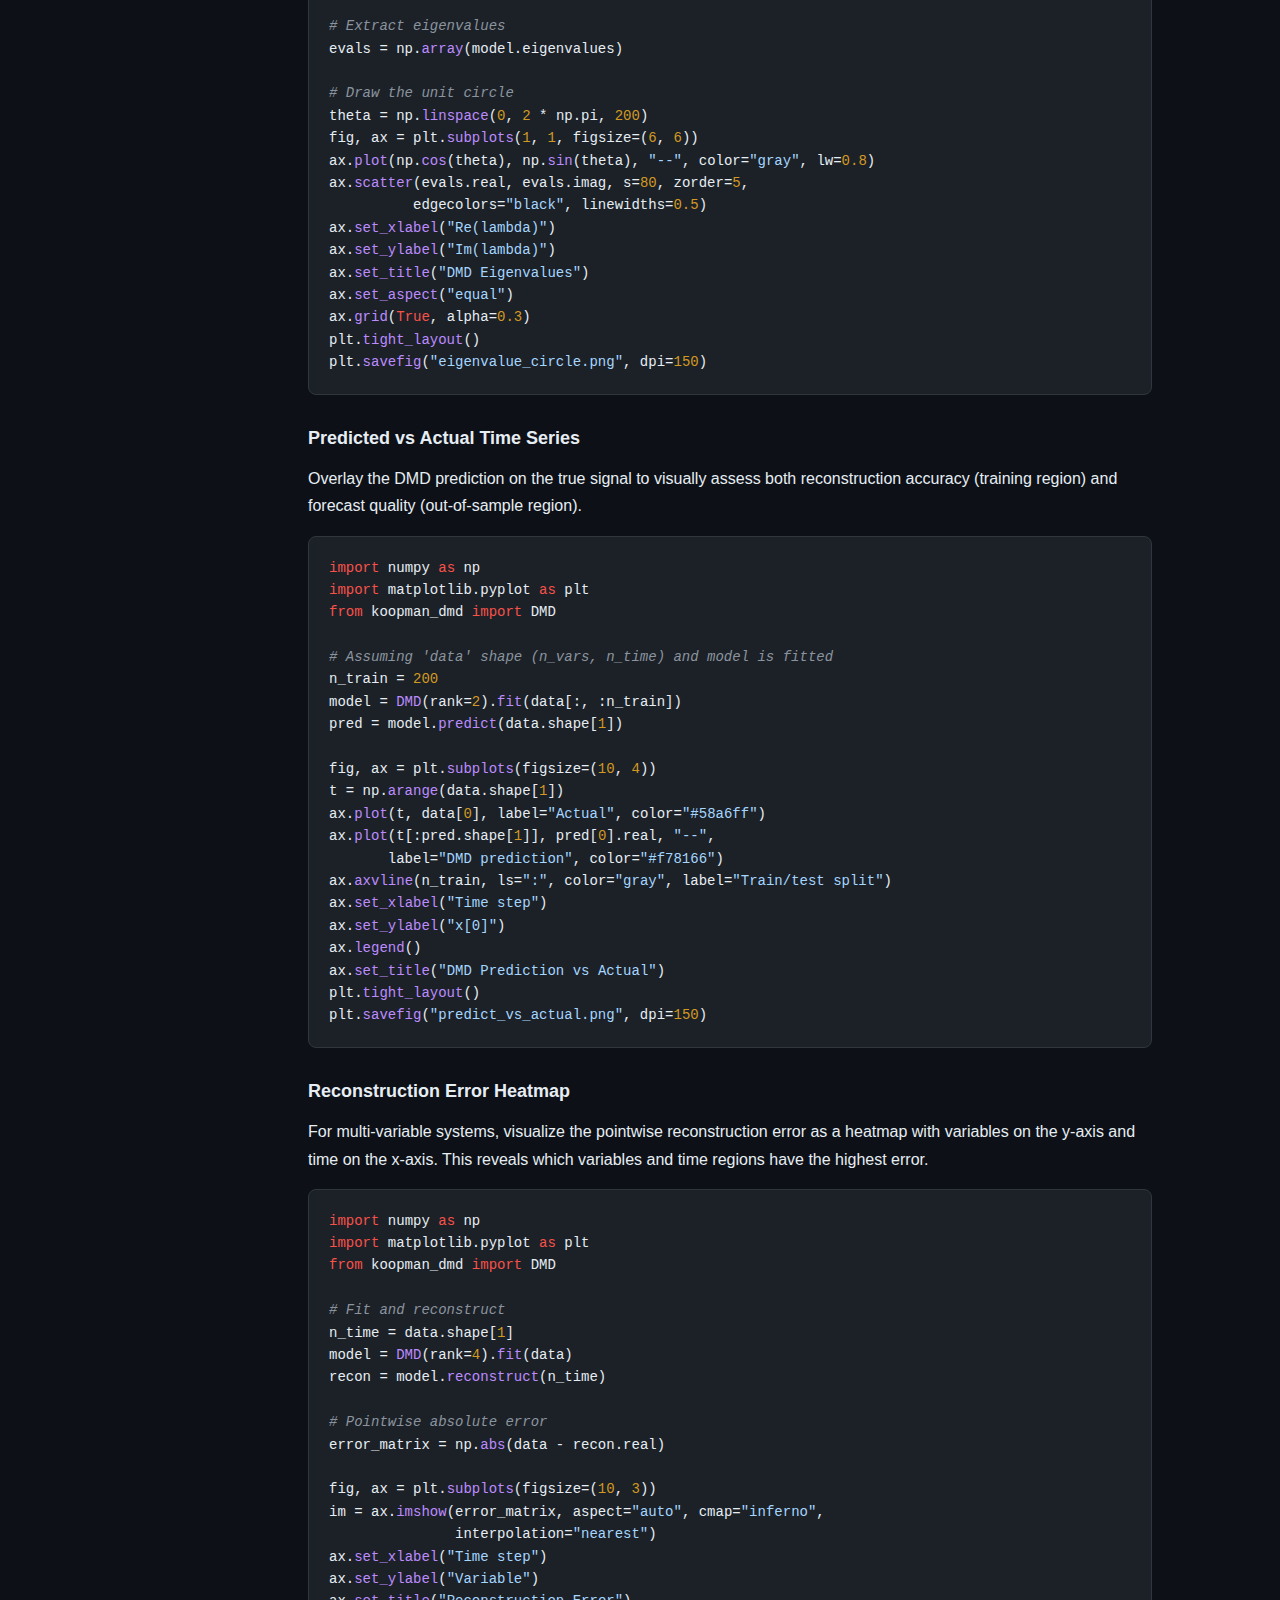
<file: docs/examples-python.html>
<!DOCTYPE html>
<html lang="en">
<head>
  <meta charset="UTF-8">
  <meta name="viewport" content="width=device-width, initial-scale=1.0">
  <title>Python Examples - koopman-dmd</title>
  <link rel="stylesheet" href="css/style.css">
</head>
<body>

<!-- Top navigation -->
<header class="topnav">
  <a class="logo" href="index.html">koopman<span>-dmd</span></a>
  <nav>
    <a href="index.html">Home</a>
    <a href="getting-started.html">Guide</a>
    <a href="api-rust.html">API</a>
  </nav>
  <a class="gh-link" href="https://github.com/jimeharrisjr/rust-dmd" target="_blank">
    <svg width="20" height="20" viewBox="0 0 16 16" fill="currentColor"><path d="M8 0C3.58 0 0 3.58 0 8c0 3.54 2.29 6.53 5.47 7.59.4.07.55-.17.55-.38 0-.19-.01-.82-.01-1.49-2.01.37-2.53-.49-2.69-.94-.09-.23-.48-.94-.82-1.13-.28-.15-.68-.52-.01-.53.63-.01 1.08.58 1.23.82.72 1.21 1.87.87 2.33.66.07-.52.28-.87.51-1.07-1.78-.2-3.64-.89-3.64-3.95 0-.87.31-1.59.82-2.15-.08-.2-.36-1.02.08-2.12 0 0 .67-.21 2.2.82.64-.18 1.32-.27 2-.27.68 0 1.36.09 2 .27 1.53-1.04 2.2-.82 2.2-.82.44 1.1.16 1.92.08 2.12.51.56.82 1.27.82 2.15 0 3.07-1.87 3.75-3.65 3.95.29.25.54.73.54 1.48 0 1.07-.01 1.93-.01 2.2 0 .21.15.46.55.38A8.013 8.013 0 0016 8c0-4.42-3.58-8-8-8z"/></svg>
    GitHub
  </a>
</header>

<div class="page-layout">

  <!-- Sidebar -->
  <aside class="sidebar">
    <h3>Getting Started</h3>
    <a href="getting-started.html">Installation &amp; Setup</a>

    <h3>Features</h3>
    <a href="core-dmd.html">Core DMD</a>
    <a href="extended-dmd.html">Extended DMD</a>
    <a href="hankel-dmd.html">Hankel-DMD</a>
    <a href="gla.html">GLA</a>
    <a href="harmonic.html">Harmonic Analysis</a>
    <a href="maps.html">Dynamical Maps</a>
    <a href="analysis.html">Analysis Tools</a>

    <h3>Examples</h3>
    <a href="examples-r.html">R Examples</a>
    <a href="examples-python.html" class="active">Python Examples</a>

    <h3>API Reference</h3>
    <a href="api-rust.html">Rust API</a>
    <a href="api-python.html">Python API</a>
    <a href="api-r.html">R API</a>
  </aside>

  <!-- Main content -->
  <main class="content">
    <h1>Python Examples</h1>
    <p class="subtitle">Complete worked examples using the <code>koopman_dmd</code> Python package</p>

    <p>This page provides end-to-end Python examples for every major feature of the
    <code>koopman_dmd</code> library. Each section includes runnable code, expected
    output descriptions, and explanatory notes. The Python bindings call directly
    into the Rust core via PyO3, so performance is identical to native Rust.</p>

    <div class="info-box">
      <strong>Prerequisites.</strong> Install the package with
      <code>pip install maturin &amp;&amp; cd koopman-dmd-py &amp;&amp; maturin develop --release</code>.
      You will also need <code>numpy</code> and, for plotting examples, <code>matplotlib</code>.
    </div>

    <!-- ============================================================
         Section 1: Core DMD -- Fit, Analyze, Predict
         ============================================================ -->
    <h2 id="core-dmd">1. Core DMD -- Fit, Analyze, Predict</h2>

    <p>The most common workflow: construct a damped oscillator signal, fit a DMD
    model on the training window, then predict beyond the observed data. DMD
    decomposes the dynamics into a small number of spatiotemporal modes, each
    with an associated eigenvalue that encodes its oscillation frequency and
    growth/decay rate.</p>

<pre><code><span class="kw">import</span> numpy <span class="kw">as</span> np
<span class="kw">from</span> koopman_dmd <span class="kw">import</span> DMD

<span class="cm"># Damped oscillator: 2 variables, 300 time steps</span>
dt = <span class="nu">0.05</span>
t = np.<span class="fn">arange</span>(<span class="nu">300</span>) * dt
x1 = np.<span class="fn">exp</span>(-<span class="nu">0.05</span> * t) * np.<span class="fn">sin</span>(<span class="nu">2</span> * np.pi * <span class="nu">0.5</span> * t)
x2 = np.<span class="fn">exp</span>(-<span class="nu">0.05</span> * t) * np.<span class="fn">cos</span>(<span class="nu">2</span> * np.pi * <span class="nu">0.5</span> * t)
data = np.<span class="fn">vstack</span>([x1, x2])

<span class="cm"># Train on first 200, predict all 299</span>
model = <span class="fn">DMD</span>(rank=<span class="nu">2</span>).<span class="fn">fit</span>(data[:, :<span class="nu">200</span>])
pred = model.<span class="fn">predict</span>(<span class="nu">299</span>)

<span class="fn">print</span>(<span class="st">f"Rank: </span>{model.rank}<span class="st">"</span>)
<span class="fn">print</span>(<span class="st">f"Eigenvalues: </span>{model.eigenvalues}<span class="st">"</span>)
<span class="fn">print</span>(<span class="st">f"Prediction shape: </span>{pred.shape}<span class="st">"</span>)  <span class="cm"># (2, 299)</span></code></pre>

    <p>Because the underlying system is a damped linear oscillator, DMD with
    rank 2 recovers it exactly (up to numerical precision). The two eigenvalues
    form a complex conjugate pair whose magnitude is less than 1, encoding both
    the 0.5 Hz oscillation frequency and the exponential decay rate. The
    prediction extends cleanly beyond the 200-sample training window because
    each time step is computed independently from the spectral decomposition,
    not recursively.</p>

    <img src="img/dmd_predict_vs_actual.png" alt="DMD prediction vs actual signal for a damped oscillator" style="width:100%;max-width:900px;border-radius:8px;border:1px solid #30363d;margin:16px 0;">
    <p><em>Plot generated from equivalent R code. The Python output is numerically identical.</em></p>

    <!-- ============================================================
         Section 2: Spectral and Stability Analysis
         ============================================================ -->
    <h2 id="spectral-analysis">2. Spectral and Stability Analysis</h2>

    <p>After fitting a DMD model, the <code>spectrum()</code> method converts
    discrete-time eigenvalues into physical quantities: oscillation frequency
    (Hz), eigenvalue magnitude, growth rate, and a stability label. The
    <code>stability()</code> method summarizes the overall system behavior, and
    <code>error()</code> quantifies reconstruction accuracy.</p>

<pre><code><span class="cm"># Spectrum: frequency, magnitude, growth rate per mode</span>
spectrum = model.<span class="fn">spectrum</span>(dt=<span class="nu">0.05</span>)
<span class="kw">for</span> i, mode <span class="kw">in</span> <span class="fn">enumerate</span>(spectrum):
    <span class="fn">print</span>(<span class="st">f"Mode </span>{i}<span class="st">: freq=</span>{mode[<span class="st">'frequency'</span>]:<span class="nu">.3f</span>}<span class="st"> Hz, "</span>
          <span class="st">f"|lambda|=</span>{mode[<span class="st">'magnitude'</span>]:<span class="nu">.4f</span>}<span class="st">, "</span>
          <span class="st">f"stability=</span>{mode[<span class="st">'stability'</span>]}<span class="st">"</span>)

<span class="cm"># Stability summary</span>
stab = model.<span class="fn">stability</span>()
<span class="fn">print</span>(<span class="st">f"Spectral radius: </span>{stab[<span class="st">'spectral_radius'</span>]:<span class="nu">.6f</span>}<span class="st">"</span>)
<span class="fn">print</span>(<span class="st">f"Stable: </span>{stab[<span class="st">'is_stable'</span>]}<span class="st">"</span>)

<span class="cm"># Error metrics</span>
err = model.<span class="fn">error</span>(data[:, :<span class="nu">200</span>])
<span class="fn">print</span>(<span class="st">f"RMSE: </span>{err[<span class="st">'rmse'</span>]:<span class="nu">.2e</span>}<span class="st">"</span>)
<span class="fn">print</span>(<span class="st">f"Relative error: </span>{err[<span class="st">'relative_error'</span>]:<span class="nu">.2e</span>}<span class="st">"</span>)</code></pre>

    <p>For a damped oscillator, both modes will report <code>"stable"</code>
    because their eigenvalue magnitudes are strictly less than 1. The spectral
    radius (maximum eigenvalue magnitude) is the single most important number
    for stability: values below 1 indicate decay, values above 1 indicate
    exponential growth. The RMSE and relative error should be near machine
    precision for this linear system.</p>

    <img src="img/dmd_eigenvalues.png" alt="DMD eigenvalues plotted on the unit circle" style="width:100%;max-width:900px;border-radius:8px;border:1px solid #30363d;margin:16px 0;">
    <p><em>Plot generated from equivalent R code. Eigenvalues inside the unit circle indicate stable (decaying) modes.</em></p>

    <!-- ============================================================
         Section 3: Extended DMD with Lifting
         ============================================================ -->
    <h2 id="extended-dmd">3. Extended DMD with Lifting</h2>

    <p>Standard DMD assumes the data evolves under a linear operator. When
    the dynamics are nonlinear, we can "lift" the state into a higher-dimensional
    feature space where the evolution is approximately linear. Extended DMD
    automates this: specify a lifting function, and the library handles the
    feature expansion, DMD in the lifted space, and back-projection of
    predictions to the original coordinates.</p>

<pre><code><span class="kw">import</span> numpy <span class="kw">as</span> np
<span class="kw">from</span> koopman_dmd <span class="kw">import</span> DMD

<span class="cm"># Nonlinear signal: sin^2(t)</span>
t = np.<span class="fn">arange</span>(<span class="nu">200</span>) * <span class="nu">0.05</span>
data = np.<span class="fn">sin</span>(t)**<span class="nu">2</span>
data = data.<span class="fn">reshape</span>(<span class="nu">1</span>, -<span class="nu">1</span>)

<span class="cm"># Standard DMD</span>
model_std = <span class="fn">DMD</span>().<span class="fn">fit</span>(data)
err_std = model_std.<span class="fn">error</span>(data)

<span class="cm"># Polynomial lifting (degree 2)</span>
model_lift = <span class="fn">DMD</span>(lifting=<span class="st">"polynomial"</span>, lifting_param=<span class="nu">2</span>).<span class="fn">fit</span>(data)
err_lift = model_lift.<span class="fn">error</span>(data)

<span class="fn">print</span>(<span class="st">f"Standard RMSE: </span>{err_std[<span class="st">'rmse'</span>]:<span class="nu">.6f</span>}<span class="st">"</span>)
<span class="fn">print</span>(<span class="st">f"Lifted RMSE:   </span>{err_lift[<span class="st">'rmse'</span>]:<span class="nu">.6f</span>}<span class="st">"</span>)

<span class="cm"># Predictions are automatically back-projected</span>
pred = model_lift.<span class="fn">predict</span>(<span class="nu">50</span>)
<span class="fn">print</span>(<span class="st">f"Prediction shape: </span>{pred.shape}<span class="st">"</span>)  <span class="cm"># (1, 50)</span></code></pre>

    <p>The signal <code>sin^2(t) = (1 - cos(2t))/2</code> is nonlinear in the
    original coordinate but becomes linear after polynomial lifting. With degree-2
    polynomials, the lifted state includes both <code>x</code> and <code>x^2</code>,
    which spans the subspace needed to represent the dynamics exactly. You should
    see a dramatic reduction in RMSE -- often several orders of magnitude -- compared
    to standard DMD.</p>

    <img src="img/extended_dmd_lifting.png" alt="Comparison of standard DMD vs extended DMD with polynomial lifting" style="width:100%;max-width:900px;border-radius:8px;border:1px solid #30363d;margin:16px 0;">
    <p><em>Plot generated from equivalent R code. The lifted model captures the nonlinear oscillation that standard DMD cannot.</em></p>

    <!-- ============================================================
         Section 4: DMD with Centering
         ============================================================ -->
    <h2 id="centering">4. DMD with Centering</h2>

    <p>When the signal has a non-zero mean (DC offset), standard DMD must
    devote a mode to representing that constant component. Centering subtracts
    the temporal mean before decomposition and adds it back during reconstruction,
    freeing all DMD modes to capture the oscillatory dynamics.</p>

<pre><code><span class="kw">import</span> numpy <span class="kw">as</span> np
<span class="kw">from</span> koopman_dmd <span class="kw">import</span> DMD

<span class="cm"># Signal with DC offset</span>
t = np.<span class="fn">arange</span>(<span class="nu">300</span>) * <span class="nu">0.02</span>
signal = <span class="nu">3.0</span> + <span class="nu">2.0</span> * np.<span class="fn">sin</span>(<span class="nu">2</span> * np.pi * t) + <span class="nu">0.5</span> * np.<span class="fn">sin</span>(<span class="nu">6</span> * np.pi * t)
data = signal.<span class="fn">reshape</span>(<span class="nu">1</span>, -<span class="nu">1</span>)

<span class="cm"># Without centering: must capture mean with an eigenvalue</span>
model_no_center = <span class="fn">DMD</span>(rank=<span class="nu">4</span>).<span class="fn">fit</span>(data)

<span class="cm"># With centering: mean subtracted, DMD focuses on dynamics</span>
model_centered = <span class="fn">DMD</span>(rank=<span class="nu">4</span>, center=<span class="kw">True</span>).<span class="fn">fit</span>(data)

pred_nc = model_no_center.<span class="fn">predict</span>(<span class="nu">299</span>)
pred_c = model_centered.<span class="fn">predict</span>(<span class="nu">299</span>)

err_nc = model_no_center.<span class="fn">error</span>(data)
err_c = model_centered.<span class="fn">error</span>(data)

<span class="fn">print</span>(<span class="st">f"Without centering -- RMSE: </span>{err_nc[<span class="st">'rmse'</span>]:<span class="nu">.6f</span>}<span class="st">"</span>)
<span class="fn">print</span>(<span class="st">f"With centering    -- RMSE: </span>{err_c[<span class="st">'rmse'</span>]:<span class="nu">.6f</span>}<span class="st">"</span>)</code></pre>

    <p>Centering is especially helpful when:</p>
    <ul>
      <li>The signal has a large DC offset relative to the oscillation amplitude.</li>
      <li>You want a specific rank budget devoted entirely to dynamics, not the mean.</li>
      <li>The system has a non-zero equilibrium point that you want to factor out.</li>
    </ul>
    <p>When centering is enabled, the stored mean is automatically added back to
    all predictions and reconstructions, so the output is always in the original
    coordinate system.</p>

    <!-- ============================================================
         Section 5: Hankel-DMD for Scalar Time Series
         ============================================================ -->
    <h2 id="hankel-dmd">5. Hankel-DMD for Scalar Time Series</h2>

    <p>When you have a single measured variable (scalar time series), standard
    DMD cannot recover multiple frequencies because the data matrix has only
    one row. Hankel-DMD solves this by constructing a time-delay embedding:
    it stacks lagged copies of the signal into a Hankel matrix, creating a
    multi-row data matrix where DMD can identify the underlying modes.</p>

<pre><code><span class="kw">import</span> numpy <span class="kw">as</span> np
<span class="kw">from</span> koopman_dmd <span class="kw">import</span> HankelDMD

<span class="cm"># Two-frequency scalar signal</span>
dt = <span class="nu">0.02</span>
t = np.<span class="fn">arange</span>(<span class="nu">500</span>) * dt
signal = np.<span class="fn">sin</span>(<span class="nu">2</span> * np.pi * <span class="nu">1.0</span> * t) + <span class="nu">0.4</span> * np.<span class="fn">sin</span>(<span class="nu">2</span> * np.pi * <span class="nu">3.0</span> * t)
data = signal.<span class="fn">reshape</span>(<span class="nu">1</span>, -<span class="nu">1</span>)

<span class="cm"># Train on 400 samples</span>
model = <span class="fn">HankelDMD</span>(delays=<span class="nu">30</span>, rank=<span class="nu">4</span>, dt=dt).<span class="fn">fit</span>(data[:, :<span class="nu">400</span>])

<span class="cm"># Reconstruct training data</span>
recon = model.<span class="fn">reconstruct</span>()
<span class="fn">print</span>(<span class="st">f"Reconstruction shape: </span>{recon.shape}<span class="st">"</span>)

<span class="cm"># Predict 100 future steps</span>
pred = model.<span class="fn">predict</span>(<span class="nu">100</span>)
<span class="fn">print</span>(<span class="st">f"Prediction shape: </span>{pred.shape}<span class="st">"</span>)

<span class="cm"># Recovered eigenvalues</span>
<span class="kw">for</span> ev <span class="kw">in</span> model.eigenvalues:
    freq = <span class="fn">abs</span>(np.<span class="fn">angle</span>(ev)) / (<span class="nu">2</span> * np.pi * dt)
    <span class="fn">print</span>(<span class="st">f"  lambda=</span>{ev:<span class="nu">.4f</span>}<span class="st">, |lambda|=</span>{<span class="fn">abs</span>(ev):<span class="nu">.4f</span>}<span class="st">, freq=</span>{freq:<span class="nu">.2f</span>}<span class="st"> Hz"</span>)</code></pre>

    <p>With 30 delays and rank 4, Hankel-DMD recovers both the 1.0 Hz and
    3.0 Hz components as complex conjugate eigenvalue pairs. The number of
    delays should be at least 2-3 times the number of modes you expect. The
    eigenvalue magnitudes should be very close to 1.0 for this undamped signal,
    and the recovered frequencies should match 1.0 Hz and 3.0 Hz. Predictions
    are automatically projected back from the augmented Hankel space to the
    original scalar observation.</p>

    <img src="img/hankel_dmd_prediction.png" alt="Hankel-DMD reconstruction and out-of-sample prediction" style="width:100%;max-width:900px;border-radius:8px;border:1px solid #30363d;margin:16px 0;">
    <p><em>Plot generated from equivalent R code. The blue region is training data; the red region is the out-of-sample forecast.</em></p>

    <!-- ============================================================
         Section 6: GLA -- Generalized Laplace Analysis
         ============================================================ -->
    <h2 id="gla">6. GLA -- Generalized Laplace Analysis</h2>

    <p>Generalized Laplace Analysis (GLA) is an alternative to DMD that
    extracts Koopman eigenvalues by solving an optimization problem rather
    than computing the SVD of a data matrix. GLA can be more accurate than
    DMD for systems with eigenvalues exactly on the unit circle (pure
    oscillators) and can handle longer time series without the memory cost
    of storing large matrices.</p>

<pre><code><span class="kw">import</span> numpy <span class="kw">as</span> np
<span class="kw">from</span> koopman_dmd <span class="kw">import</span> GLA

<span class="cm"># Pure oscillator</span>
t = np.<span class="fn">arange</span>(<span class="nu">400</span>) * <span class="nu">0.1</span>
data = np.<span class="fn">vstack</span>([np.<span class="fn">sin</span>(t), np.<span class="fn">cos</span>(t)])

<span class="cm"># Fit GLA</span>
model = <span class="fn">GLA</span>(n_eigenvalues=<span class="nu">2</span>, tol=<span class="nu">1e-4</span>).<span class="fn">fit</span>(data)
<span class="fn">print</span>(<span class="st">f"Eigenvalues: </span>{model.eigenvalues}<span class="st">"</span>)

<span class="cm"># Reconstruct and predict</span>
recon = model.<span class="fn">reconstruct</span>()
pred = model.<span class="fn">predict</span>(<span class="nu">100</span>)
<span class="fn">print</span>(<span class="st">f"Reconstruction shape: </span>{recon.shape}<span class="st">"</span>)
<span class="fn">print</span>(<span class="st">f"Prediction shape: </span>{pred.shape}<span class="st">"</span>)</code></pre>

    <p>For a pure sine/cosine oscillator, GLA should recover two eigenvalues
    that are complex conjugates lying exactly on the unit circle. The
    convergence tolerance controls how precisely the eigenvalues are refined:
    smaller values yield more accurate results at the cost of additional
    iterations.</p>

    <img src="img/gla_prediction.png" alt="GLA reconstruction and prediction for a pure oscillator" style="width:100%;max-width:900px;border-radius:8px;border:1px solid #30363d;margin:16px 0;">
    <p><em>Plot generated from equivalent R code. GLA recovers eigenvalues on the unit circle exactly.</em></p>

    <!-- ============================================================
         Section 7: Trajectory Generation
         ============================================================ -->
    <h2 id="trajectory-generation">7. Trajectory Generation</h2>

    <p>The library includes several classical dynamical maps implemented in
    Rust for high performance. These serve as test systems for DMD analysis
    and for studying the Koopman operator on systems with mixed regular and
    chaotic dynamics.</p>

<pre><code><span class="kw">from</span> koopman_dmd <span class="kw">import</span> generate_trajectory

<span class="cm"># Standard map (regular orbit)</span>
traj_reg = <span class="fn">generate_trajectory</span>(
    ic=[<span class="nu">0.1</span>, <span class="nu">0.2</span>], map_name=<span class="st">"standard"</span>, n_steps=<span class="nu">5000</span>,
    params={<span class="st">"epsilon"</span>: <span class="nu">0.12</span>}
)
<span class="fn">print</span>(<span class="st">f"Regular trajectory: </span>{traj_reg.shape}<span class="st">"</span>)

<span class="cm"># Standard map (chaotic orbit)</span>
traj_chaos = <span class="fn">generate_trajectory</span>(
    ic=[<span class="nu">0.5</span>, <span class="nu">0.5</span>], map_name=<span class="st">"standard"</span>, n_steps=<span class="nu">50000</span>,
    params={<span class="st">"epsilon"</span>: <span class="nu">0.97</span>}
)

<span class="cm"># Henon attractor</span>
traj_henon = <span class="fn">generate_trajectory</span>(
    ic=[<span class="nu">0.0</span>, <span class="nu">0.0</span>], map_name=<span class="st">"henon"</span>, n_steps=<span class="nu">20000</span>,
    params={<span class="st">"a"</span>: <span class="nu">1.4</span>, <span class="st">"b"</span>: <span class="nu">0.3</span>}
)

<span class="cm"># Logistic map</span>
traj_log = <span class="fn">generate_trajectory</span>(
    ic=[<span class="nu">0.4</span>], map_name=<span class="st">"logistic"</span>, n_steps=<span class="nu">200</span>,
    params={<span class="st">"r"</span>: <span class="nu">3.9</span>}
)</code></pre>

    <p>The standard map at <code>epsilon=0.12</code> is in a near-integrable
    regime where most orbits lie on invariant circles (regular motion). At
    <code>epsilon=0.97</code>, the phase space is largely chaotic. The Henon
    map with classical parameters <code>a=1.4, b=0.3</code> produces its
    famous strange attractor. The logistic map at <code>r=3.9</code> is in
    the chaotic regime. All trajectories are returned as NumPy arrays of
    shape <code>(n_vars, n_steps)</code>.</p>

    <img src="img/dynamical_maps.png" alt="Phase portraits of the standard map and Henon attractor" style="width:100%;max-width:900px;border-radius:8px;border:1px solid #30363d;margin:16px 0;">
    <p><em>Plot generated from equivalent R code. Left: standard map orbits. Right: Henon attractor.</em></p>

    <!-- ============================================================
         Section 8: Harmonic Time Averages
         ============================================================ -->
    <h2 id="harmonic-time-averages">8. Harmonic Time Averages</h2>

    <p>Harmonic time averages (HTAs) provide a finite-time approximation
    of Koopman eigenfunctions. At frequency <code>omega=0</code>, the HTA
    converges to the time-average of the observable along the orbit. For
    regular (quasiperiodic) orbits, the HTA converges; for chaotic orbits,
    it does not. This convergence/divergence behavior is the basis for
    classifying phase space regions.</p>

<pre><code><span class="kw">from</span> koopman_dmd <span class="kw">import</span> harmonic_time_average, classify_phase_space

<span class="cm"># HTA at a single point</span>
hta = <span class="fn">harmonic_time_average</span>(
    ic=[<span class="nu">0.1</span>, <span class="nu">0.2</span>], map_name=<span class="st">"standard"</span>,
    observable=<span class="st">"sin_pi"</span>, omega=<span class="nu">0.0</span>, n_iter=<span class="nu">10000</span>,
    params={<span class="st">"epsilon"</span>: <span class="nu">0.12</span>}
)
<span class="fn">print</span>(<span class="st">f"Magnitude: </span>{hta[<span class="st">'magnitude'</span>]:<span class="nu">.6f</span>}<span class="st">"</span>)
<span class="fn">print</span>(<span class="st">f"Phase: </span>{hta[<span class="st">'phase'</span>]:<span class="nu">.6f</span>}<span class="st">"</span>)

<span class="cm"># Classify phase space region</span>
cls = <span class="fn">classify_phase_space</span>(
    ic=[<span class="nu">0.1</span>, <span class="nu">0.2</span>], map_name=<span class="st">"standard"</span>,
    omega=<span class="nu">0.0</span>, n_iter=<span class="nu">50000</span>,
    params={<span class="st">"epsilon"</span>: <span class="nu">0.12</span>}
)
<span class="fn">print</span>(<span class="st">f"Classification: </span>{cls[<span class="st">'classification'</span>]}<span class="st">"</span>)</code></pre>

    <p>The initial condition <code>[0.1, 0.2]</code> with <code>epsilon=0.12</code>
    lies on a regular invariant circle of the standard map, so the classification
    should return <code>"regular"</code>. The HTA magnitude is non-zero and stable.
    For a chaotic initial condition, the HTA magnitude would fluctuate without
    converging, and the classifier would return <code>"chaotic"</code>.</p>

    <img src="img/hta_convergence.png" alt="HTA convergence comparison for regular vs chaotic orbits" style="width:100%;max-width:900px;border-radius:8px;border:1px solid #30363d;margin:16px 0;">
    <p><em>Plot generated from equivalent R code. Regular orbits converge smoothly; chaotic orbits oscillate indefinitely.</em></p>

    <!-- ============================================================
         Section 9: Mesochronic Plots
         ============================================================ -->
    <h2 id="mesochronic-plots">9. Mesochronic Plots</h2>

    <p>A mesochronic plot visualizes the harmonic time average over a grid
    of initial conditions, producing a color-coded map of phase space. Regions
    of regular motion appear as smooth, coherent bands of color; chaotic
    regions appear noisy. The Rust backend parallelizes the grid computation
    across all available CPU cores, making high-resolution mesochronic plots
    practical.</p>

<pre><code><span class="kw">from</span> koopman_dmd <span class="kw">import</span> mesochronic_compute

<span class="cm"># Compute HTA over a 100x100 grid (parallelized in Rust)</span>
meso = <span class="fn">mesochronic_compute</span>(
    map_name=<span class="st">"standard"</span>,
    x_range=(<span class="nu">0.0</span>, <span class="nu">1.0</span>), y_range=(<span class="nu">0.0</span>, <span class="nu">1.0</span>),
    resolution=<span class="nu">100</span>, observable=<span class="st">"sin_pi"</span>,
    omega=<span class="nu">0.0</span>, n_iter=<span class="nu">5000</span>,
    params={<span class="st">"epsilon"</span>: <span class="nu">0.12</span>}
)

<span class="fn">print</span>(<span class="st">f"HTA matrix shape: </span>{meso[<span class="st">'hta_matrix'</span>].shape}<span class="st">"</span>)
<span class="fn">print</span>(<span class="st">f"Phase matrix shape: </span>{meso[<span class="st">'phase_matrix'</span>].shape}<span class="st">"</span>)

<span class="cm"># Visualize with matplotlib</span>
<span class="kw">import</span> matplotlib.pyplot <span class="kw">as</span> plt
fig, (ax1, ax2) = plt.<span class="fn">subplots</span>(<span class="nu">1</span>, <span class="nu">2</span>, figsize=(<span class="nu">12</span>, <span class="nu">5</span>))
ax1.<span class="fn">pcolormesh</span>(meso[<span class="st">"x_coords"</span>], meso[<span class="st">"y_coords"</span>],
               meso[<span class="st">"hta_matrix"</span>], cmap=<span class="st">"viridis"</span>)
ax1.<span class="fn">set_title</span>(<span class="st">"|HTA| Magnitude"</span>)
ax2.<span class="fn">pcolormesh</span>(meso[<span class="st">"x_coords"</span>], meso[<span class="st">"y_coords"</span>],
               meso[<span class="st">"phase_matrix"</span>], cmap=<span class="st">"RdYlBu"</span>)
ax2.<span class="fn">set_title</span>(<span class="st">"HTA Phase"</span>)
plt.<span class="fn">tight_layout</span>()
plt.<span class="fn">savefig</span>(<span class="st">"mesochronic.png"</span>, dpi=<span class="nu">150</span>)</code></pre>

    <p>At resolution 100 with 5000 iterations per grid point, this computes
    50 million map iterations total. The Rust parallelization makes this
    feasible in seconds rather than minutes. Increasing the resolution to
    200 or 500 produces publication-quality images at the cost of proportionally
    longer computation.</p>

    <img src="img/mesochronic_plot.png" alt="Mesochronic plot showing regular and chaotic regions of the standard map" style="width:100%;max-width:900px;border-radius:8px;border:1px solid #30363d;margin:16px 0;">
    <p><em>Plot generated from equivalent R code. Smooth bands indicate invariant circles (regular motion); noisy regions indicate chaos.</em></p>

    <!-- ============================================================
         Section 10: Complete Workflow -- DMD on Map Trajectory
         ============================================================ -->
    <h2 id="complete-workflow">10. Complete Workflow -- DMD on Map Trajectory</h2>

    <p>This example chains together trajectory generation and DMD analysis
    into a complete workflow: generate data from a dynamical map, fit a DMD
    model, analyze the spectrum and stability, compute errors, and forecast
    beyond the training window.</p>

<pre><code><span class="kw">import</span> numpy <span class="kw">as</span> np
<span class="kw">from</span> koopman_dmd <span class="kw">import</span> DMD, generate_trajectory

<span class="cm"># Generate standard map trajectory</span>
traj = <span class="fn">generate_trajectory</span>(
    ic=[<span class="nu">0.1</span>, <span class="nu">0.2</span>], map_name=<span class="st">"standard"</span>, n_steps=<span class="nu">2000</span>,
    params={<span class="st">"epsilon"</span>: <span class="nu">0.12</span>}
)

<span class="cm"># Train DMD on first 1500 steps</span>
model = <span class="fn">DMD</span>(rank=<span class="nu">4</span>).<span class="fn">fit</span>(traj[:, :<span class="nu">1500</span>])

<span class="cm"># Analyze</span>
<span class="fn">print</span>(<span class="st">f"Rank: </span>{model.rank}<span class="st">"</span>)
spec = model.<span class="fn">spectrum</span>(dt=<span class="nu">1.0</span>)
<span class="kw">for</span> s <span class="kw">in</span> spec:
    <span class="fn">print</span>(<span class="st">f"  freq=</span>{s[<span class="st">'frequency'</span>]:<span class="nu">.4f</span>}<span class="st">, |lambda|=</span>{s[<span class="st">'magnitude'</span>]:<span class="nu">.4f</span>}<span class="st">"</span>)

stab = model.<span class="fn">stability</span>()
<span class="fn">print</span>(<span class="st">f"Stable: </span>{stab[<span class="st">'is_stable'</span>]}<span class="st">"</span>)

err = model.<span class="fn">error</span>(traj[:, :<span class="nu">1500</span>])
<span class="fn">print</span>(<span class="st">f"RMSE: </span>{err[<span class="st">'rmse'</span>]:<span class="nu">.6f</span>}<span class="st">"</span>)

<span class="cm"># Predict out-of-sample</span>
pred = model.<span class="fn">predict</span>(<span class="nu">500</span>)
<span class="fn">print</span>(<span class="st">f"Forecast shape: </span>{pred.shape}<span class="st">"</span>)

<span class="cm"># Dominant modes</span>
top = model.<span class="fn">dominant_modes</span>(criterion=<span class="st">"energy"</span>, n=<span class="nu">2</span>)
<span class="fn">print</span>(<span class="st">f"Top 2 modes by energy: </span>{top}<span class="st">"</span>)</code></pre>

    <p>For the regular orbit at <code>epsilon=0.12</code>, DMD with rank 4
    should recover eigenvalues very close to the unit circle (the system is
    area-preserving and the orbit is quasiperiodic). The spectral radius
    should be approximately 1.0, and the system should be classified as
    stable. The frequencies correspond to the winding number of the invariant
    circle. Out-of-sample prediction quality depends on how well the linear
    approximation captures the local dynamics.</p>

    <!-- ============================================================
         Section 11: Visualization Recipes
         ============================================================ -->
    <h2 id="visualization-recipes">11. Visualization Recipes</h2>

    <p>Below are reusable matplotlib patterns for the most common koopman-dmd
    visualizations. Each recipe takes the output of a standard library call
    and produces a publication-ready plot.</p>

    <h3 id="viz-eigenvalue-circle">Eigenvalue Unit Circle Plot</h3>

    <p>Plot DMD eigenvalues against the unit circle to visualize stability.
    Eigenvalues inside the circle are decaying modes; outside are growing;
    on the circle are neutral (energy-preserving).</p>

<pre><code><span class="kw">import</span> numpy <span class="kw">as</span> np
<span class="kw">import</span> matplotlib.pyplot <span class="kw">as</span> plt
<span class="kw">from</span> koopman_dmd <span class="kw">import</span> DMD

<span class="cm"># Fit a DMD model (assumes 'data' is defined)</span>
model = <span class="fn">DMD</span>(rank=<span class="nu">4</span>).<span class="fn">fit</span>(data)

<span class="cm"># Extract eigenvalues</span>
evals = np.<span class="fn">array</span>(model.eigenvalues)

<span class="cm"># Draw the unit circle</span>
theta = np.<span class="fn">linspace</span>(<span class="nu">0</span>, <span class="nu">2</span> * np.pi, <span class="nu">200</span>)
fig, ax = plt.<span class="fn">subplots</span>(<span class="nu">1</span>, <span class="nu">1</span>, figsize=(<span class="nu">6</span>, <span class="nu">6</span>))
ax.<span class="fn">plot</span>(np.<span class="fn">cos</span>(theta), np.<span class="fn">sin</span>(theta), <span class="st">"--"</span>, color=<span class="st">"gray"</span>, lw=<span class="nu">0.8</span>)
ax.<span class="fn">scatter</span>(evals.real, evals.imag, s=<span class="nu">80</span>, zorder=<span class="nu">5</span>,
          edgecolors=<span class="st">"black"</span>, linewidths=<span class="nu">0.5</span>)
ax.<span class="fn">set_xlabel</span>(<span class="st">"Re(lambda)"</span>)
ax.<span class="fn">set_ylabel</span>(<span class="st">"Im(lambda)"</span>)
ax.<span class="fn">set_title</span>(<span class="st">"DMD Eigenvalues"</span>)
ax.<span class="fn">set_aspect</span>(<span class="st">"equal"</span>)
ax.<span class="fn">grid</span>(<span class="kw">True</span>, alpha=<span class="nu">0.3</span>)
plt.<span class="fn">tight_layout</span>()
plt.<span class="fn">savefig</span>(<span class="st">"eigenvalue_circle.png"</span>, dpi=<span class="nu">150</span>)</code></pre>

    <h3 id="viz-predicted-vs-actual">Predicted vs Actual Time Series</h3>

    <p>Overlay the DMD prediction on the true signal to visually assess
    both reconstruction accuracy (training region) and forecast quality
    (out-of-sample region).</p>

<pre><code><span class="kw">import</span> numpy <span class="kw">as</span> np
<span class="kw">import</span> matplotlib.pyplot <span class="kw">as</span> plt
<span class="kw">from</span> koopman_dmd <span class="kw">import</span> DMD

<span class="cm"># Assuming 'data' shape (n_vars, n_time) and model is fitted</span>
n_train = <span class="nu">200</span>
model = <span class="fn">DMD</span>(rank=<span class="nu">2</span>).<span class="fn">fit</span>(data[:, :n_train])
pred = model.<span class="fn">predict</span>(data.shape[<span class="nu">1</span>])

fig, ax = plt.<span class="fn">subplots</span>(figsize=(<span class="nu">10</span>, <span class="nu">4</span>))
t = np.<span class="fn">arange</span>(data.shape[<span class="nu">1</span>])
ax.<span class="fn">plot</span>(t, data[<span class="nu">0</span>], label=<span class="st">"Actual"</span>, color=<span class="st">"#58a6ff"</span>)
ax.<span class="fn">plot</span>(t[:pred.shape[<span class="nu">1</span>]], pred[<span class="nu">0</span>].real, <span class="st">"--"</span>,
       label=<span class="st">"DMD prediction"</span>, color=<span class="st">"#f78166"</span>)
ax.<span class="fn">axvline</span>(n_train, ls=<span class="st">":"</span>, color=<span class="st">"gray"</span>, label=<span class="st">"Train/test split"</span>)
ax.<span class="fn">set_xlabel</span>(<span class="st">"Time step"</span>)
ax.<span class="fn">set_ylabel</span>(<span class="st">"x[0]"</span>)
ax.<span class="fn">legend</span>()
ax.<span class="fn">set_title</span>(<span class="st">"DMD Prediction vs Actual"</span>)
plt.<span class="fn">tight_layout</span>()
plt.<span class="fn">savefig</span>(<span class="st">"predict_vs_actual.png"</span>, dpi=<span class="nu">150</span>)</code></pre>

    <h3 id="viz-error-heatmap">Reconstruction Error Heatmap</h3>

    <p>For multi-variable systems, visualize the pointwise reconstruction
    error as a heatmap with variables on the y-axis and time on the x-axis.
    This reveals which variables and time regions have the highest error.</p>

<pre><code><span class="kw">import</span> numpy <span class="kw">as</span> np
<span class="kw">import</span> matplotlib.pyplot <span class="kw">as</span> plt
<span class="kw">from</span> koopman_dmd <span class="kw">import</span> DMD

<span class="cm"># Fit and reconstruct</span>
n_time = data.shape[<span class="nu">1</span>]
model = <span class="fn">DMD</span>(rank=<span class="nu">4</span>).<span class="fn">fit</span>(data)
recon = model.<span class="fn">reconstruct</span>(n_time)

<span class="cm"># Pointwise absolute error</span>
error_matrix = np.<span class="fn">abs</span>(data - recon.real)

fig, ax = plt.<span class="fn">subplots</span>(figsize=(<span class="nu">10</span>, <span class="nu">3</span>))
im = ax.<span class="fn">imshow</span>(error_matrix, aspect=<span class="st">"auto"</span>, cmap=<span class="st">"inferno"</span>,
               interpolation=<span class="st">"nearest"</span>)
ax.<span class="fn">set_xlabel</span>(<span class="st">"Time step"</span>)
ax.<span class="fn">set_ylabel</span>(<span class="st">"Variable"</span>)
ax.<span class="fn">set_title</span>(<span class="st">"Reconstruction Error"</span>)
plt.<span class="fn">colorbar</span>(im, ax=ax, label=<span class="st">"Absolute error"</span>)
plt.<span class="fn">tight_layout</span>()
plt.<span class="fn">savefig</span>(<span class="st">"error_heatmap.png"</span>, dpi=<span class="nu">150</span>)</code></pre>

    <h3 id="viz-spectrum-bar">Spectrum Bar Chart</h3>

    <p>Visualize the frequency content of the DMD decomposition as a bar
    chart, with bar height proportional to mode amplitude. This is the
    DMD analog of a Fourier power spectrum.</p>

<pre><code><span class="kw">import</span> numpy <span class="kw">as</span> np
<span class="kw">import</span> matplotlib.pyplot <span class="kw">as</span> plt
<span class="kw">from</span> koopman_dmd <span class="kw">import</span> DMD

dt = <span class="nu">0.02</span>
model = <span class="fn">DMD</span>(rank=<span class="nu">6</span>).<span class="fn">fit</span>(data)
spec = model.<span class="fn">spectrum</span>(dt=dt)

freqs = [s[<span class="st">"frequency"</span>] <span class="kw">for</span> s <span class="kw">in</span> spec]
amps = [<span class="fn">abs</span>(a) <span class="kw">for</span> a <span class="kw">in</span> model.amplitudes]

fig, ax = plt.<span class="fn">subplots</span>(figsize=(<span class="nu">8</span>, <span class="nu">4</span>))
ax.<span class="fn">bar</span>(freqs, amps, width=<span class="nu">0.3</span>, edgecolor=<span class="st">"black"</span>, linewidth=<span class="nu">0.5</span>)
ax.<span class="fn">set_xlabel</span>(<span class="st">"Frequency (Hz)"</span>)
ax.<span class="fn">set_ylabel</span>(<span class="st">"Amplitude"</span>)
ax.<span class="fn">set_title</span>(<span class="st">"DMD Spectrum"</span>)
ax.<span class="fn">grid</span>(<span class="kw">True</span>, axis=<span class="st">"y"</span>, alpha=<span class="nu">0.3</span>)
plt.<span class="fn">tight_layout</span>()
plt.<span class="fn">savefig</span>(<span class="st">"spectrum_bar.png"</span>, dpi=<span class="nu">150</span>)</code></pre>

  </main>
</div>

<script src="js/main.js"></script>
</body>
</html>
</file>
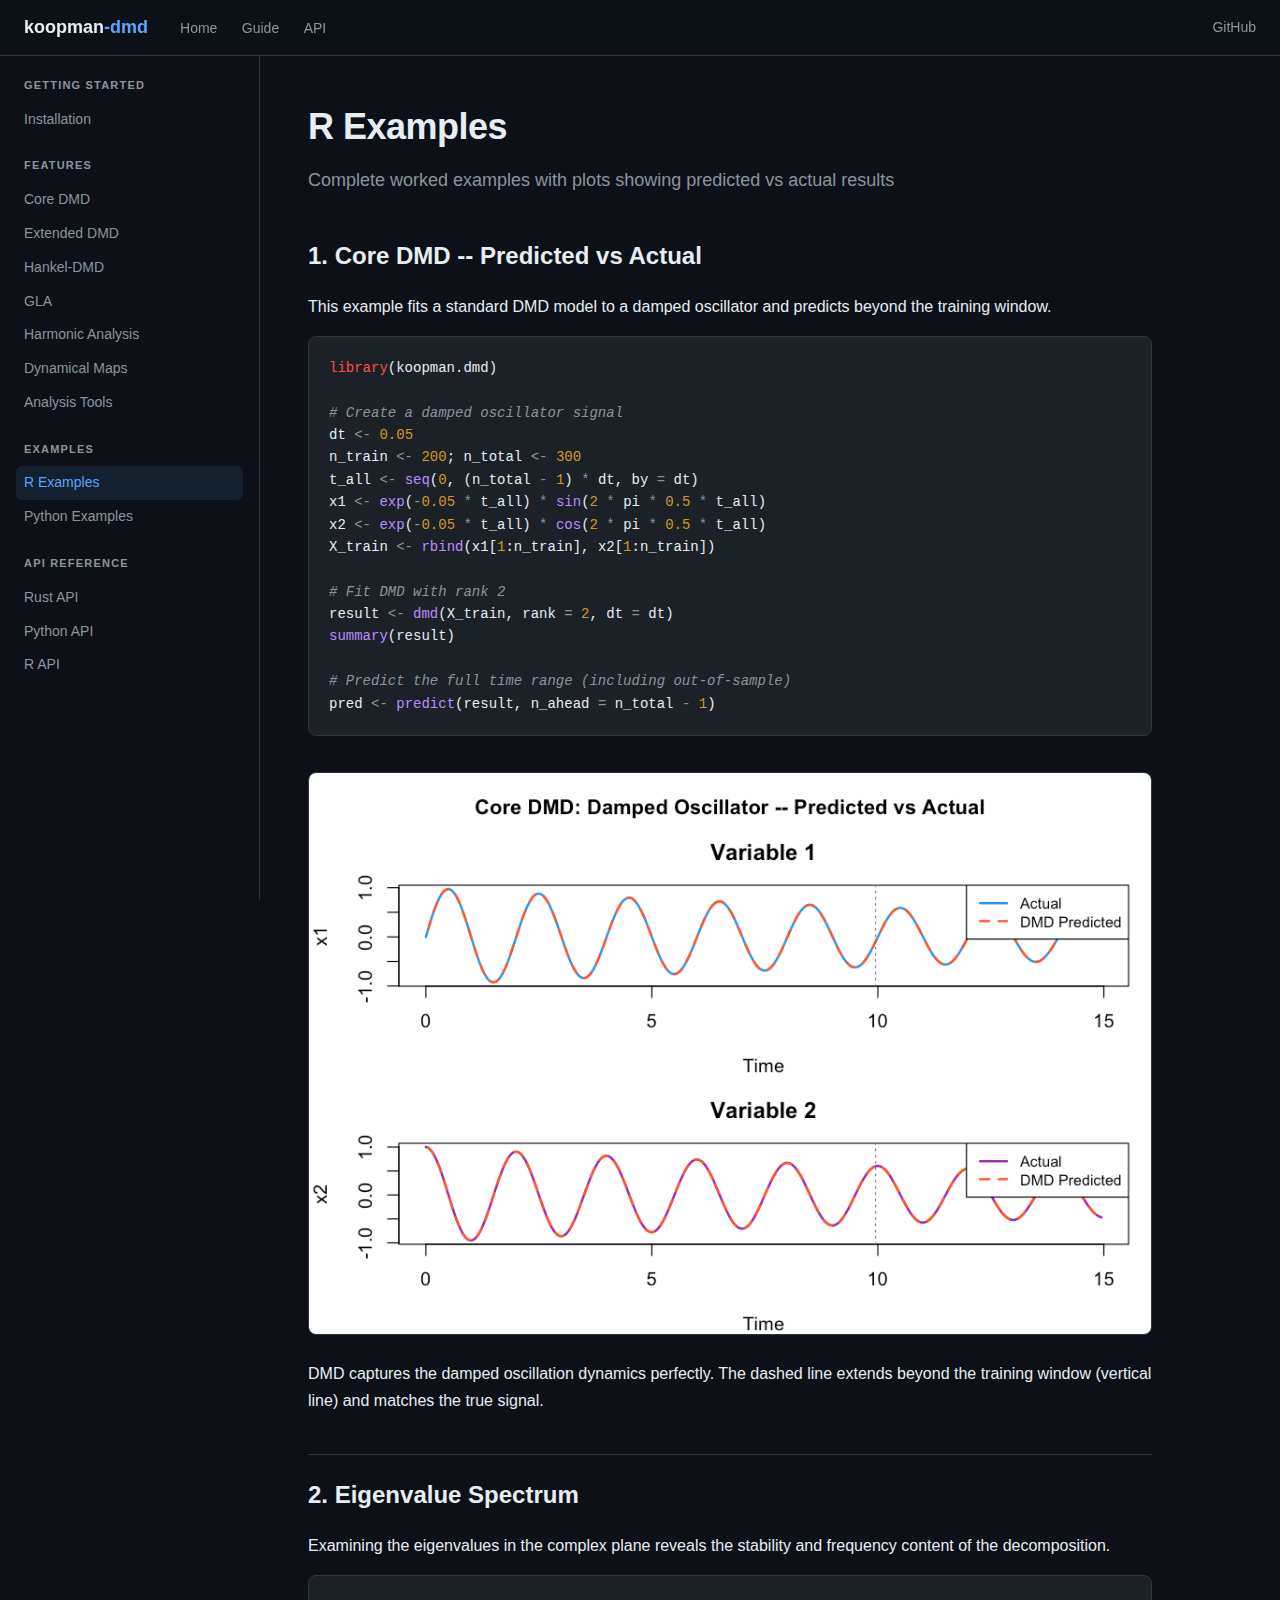
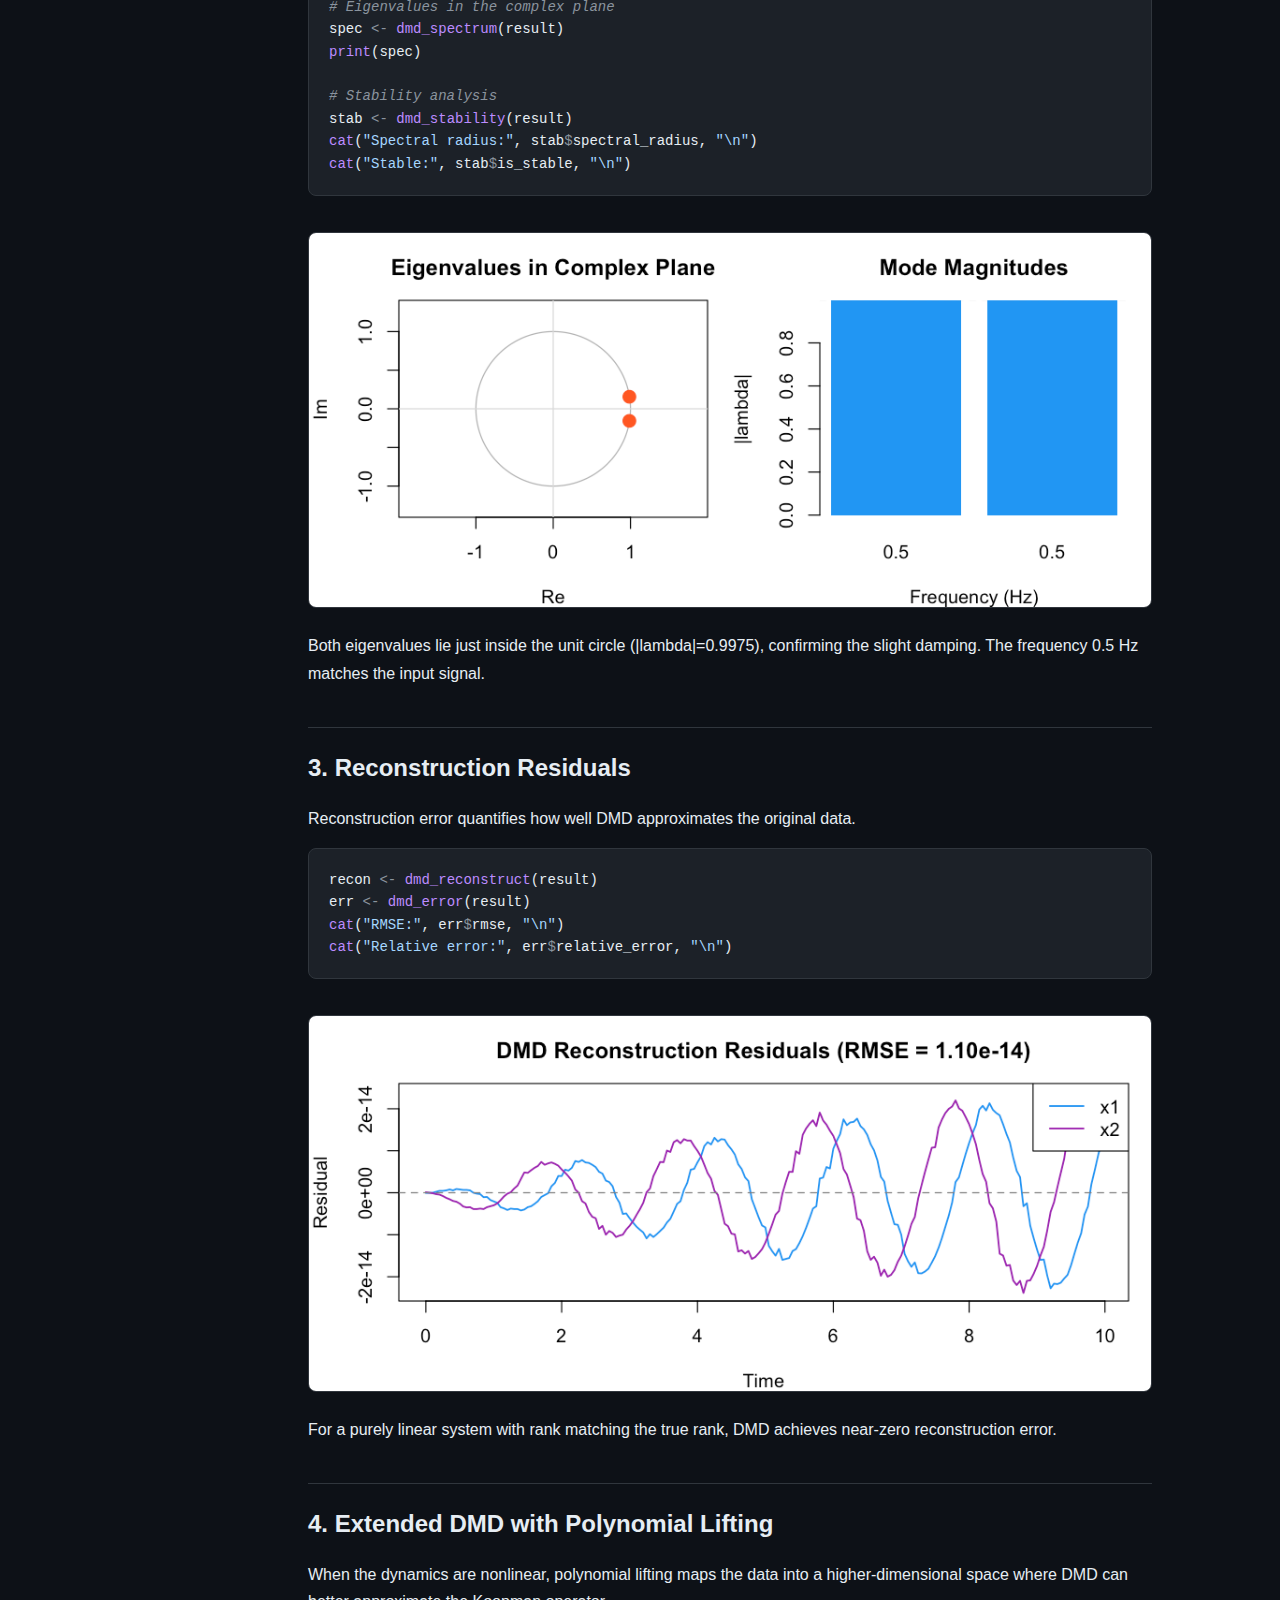
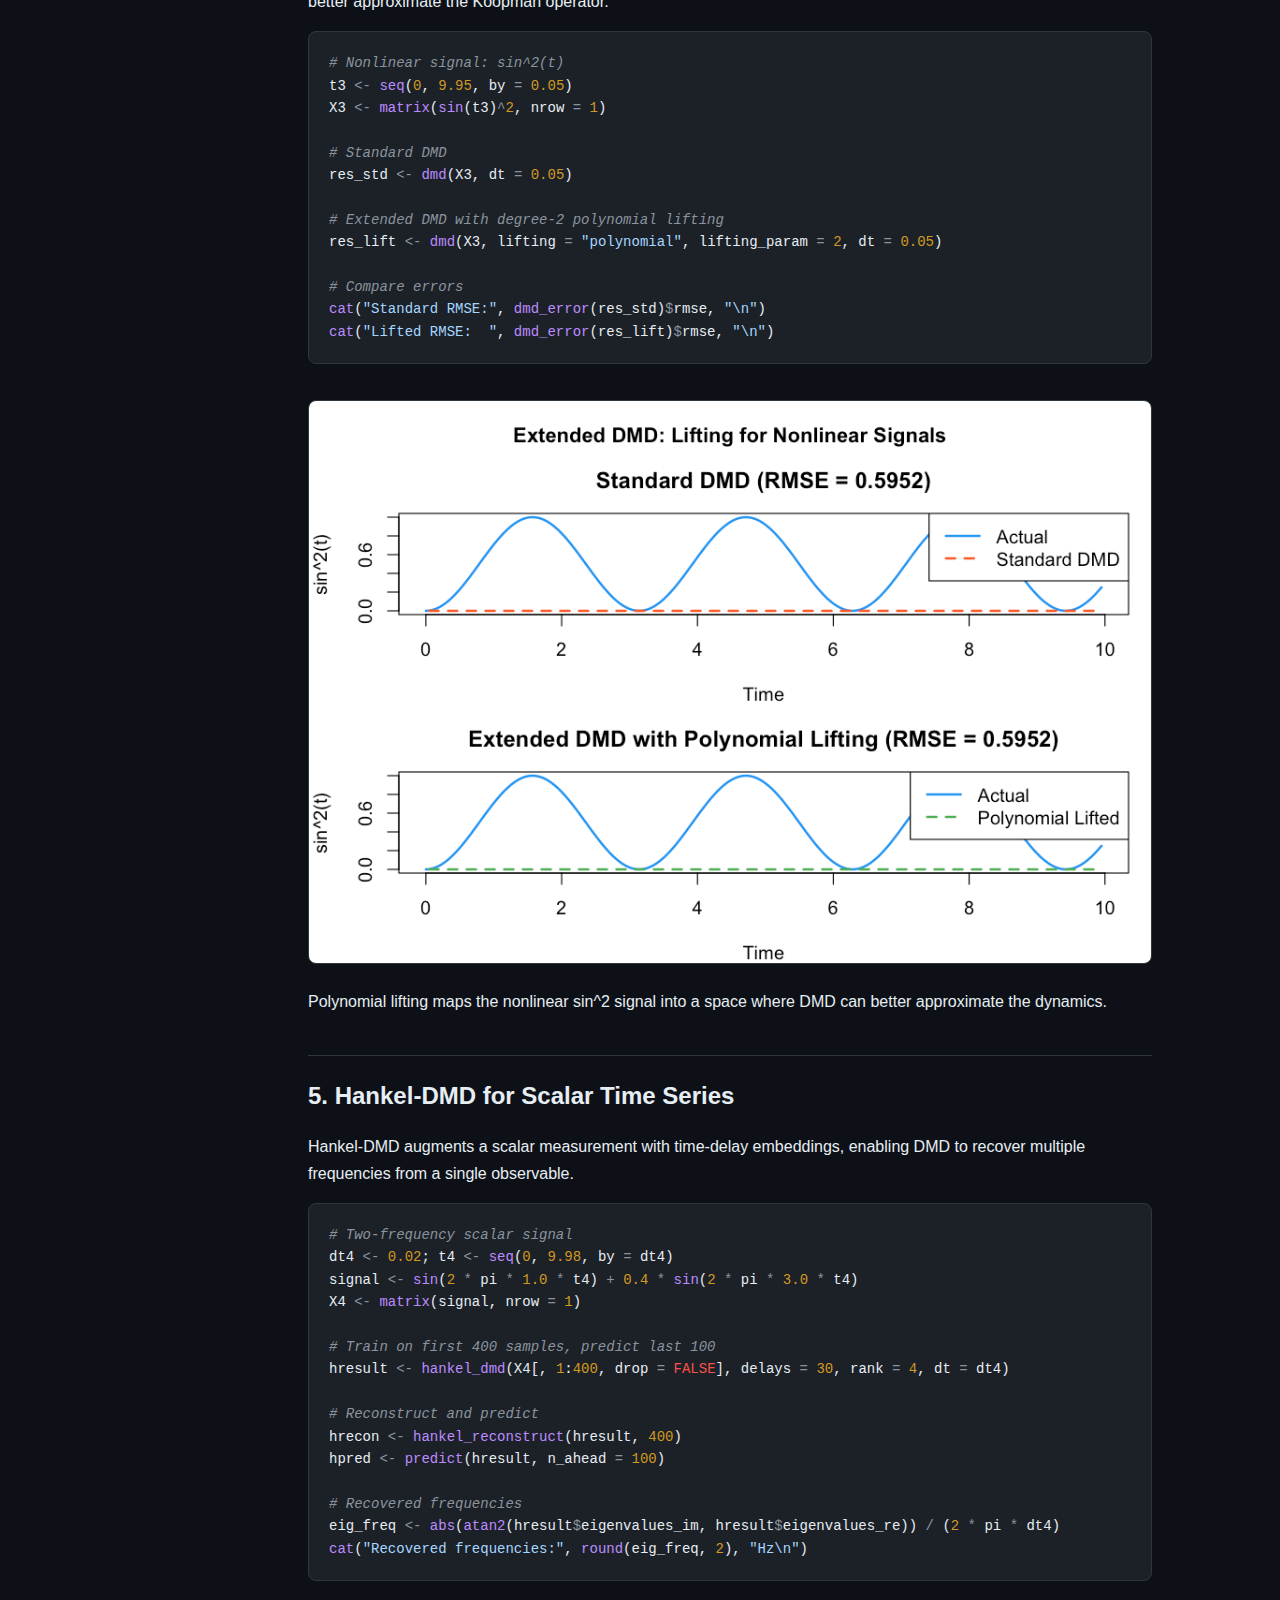
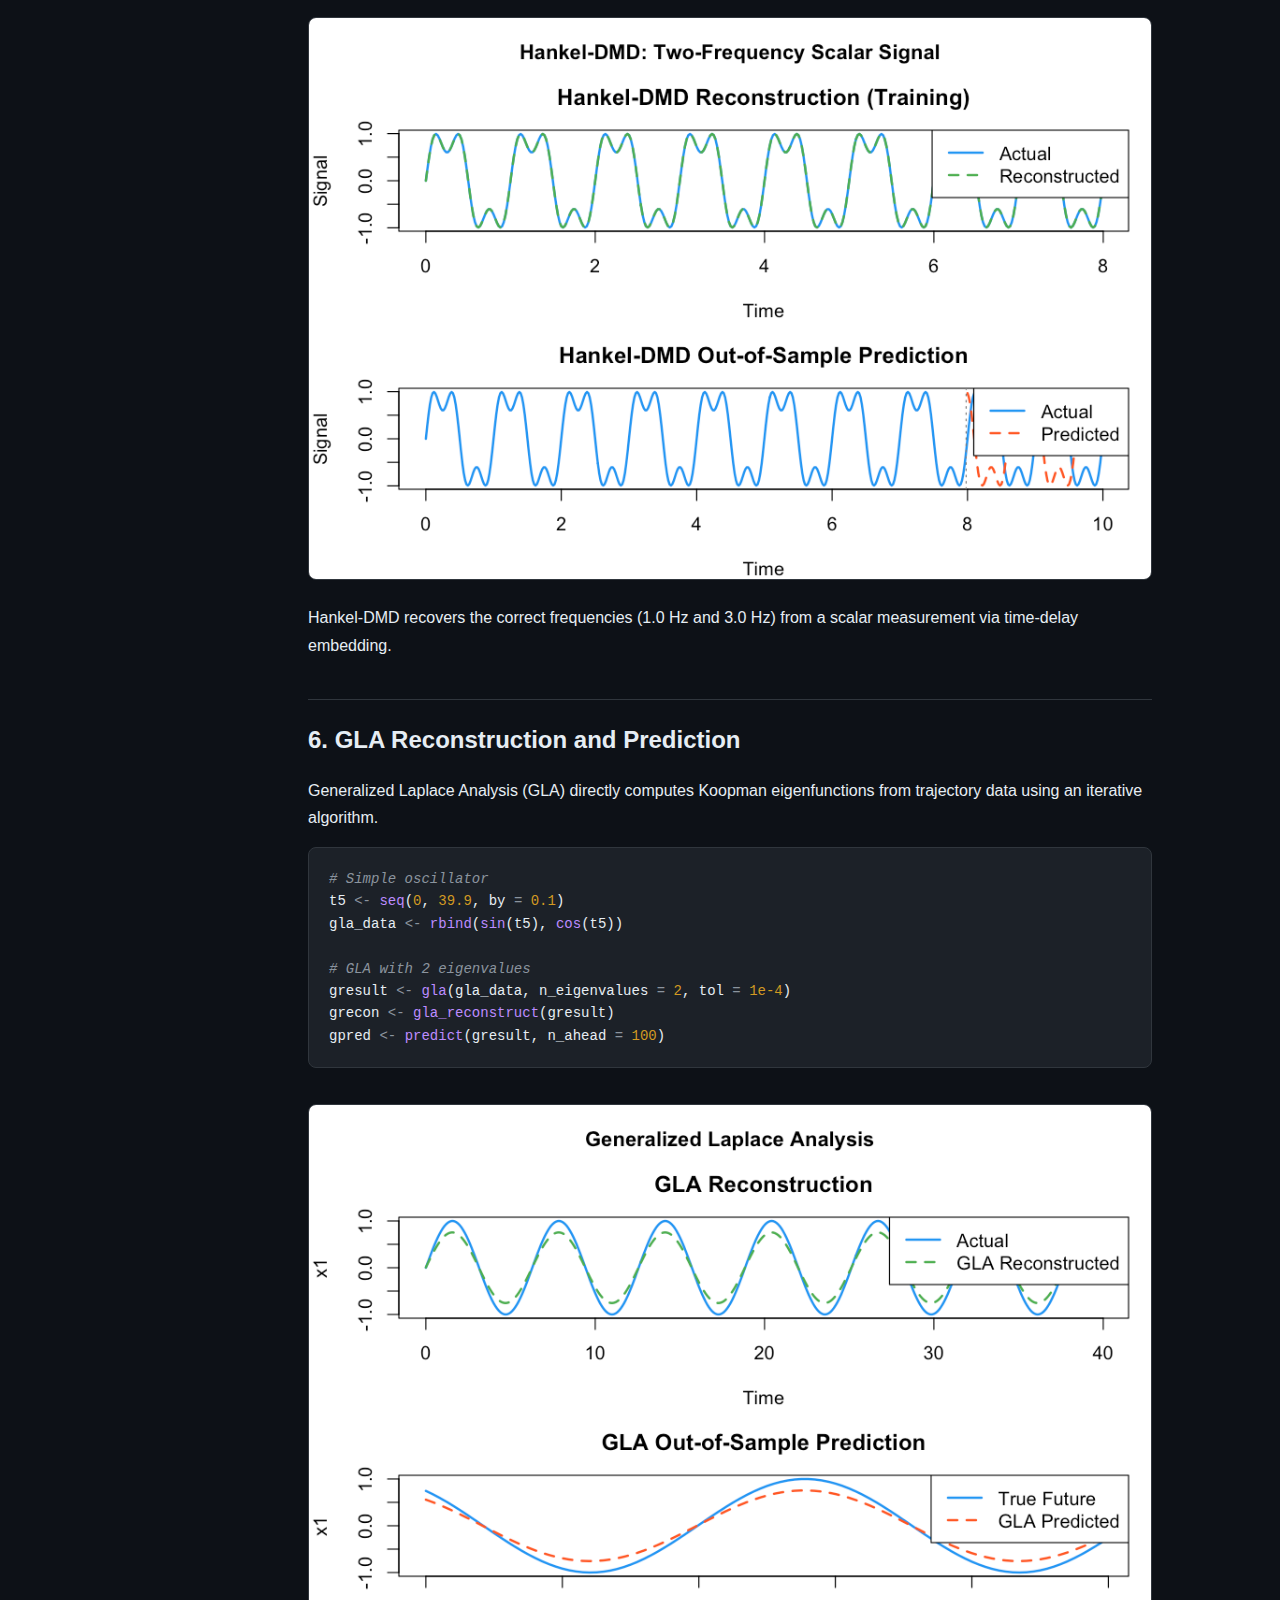
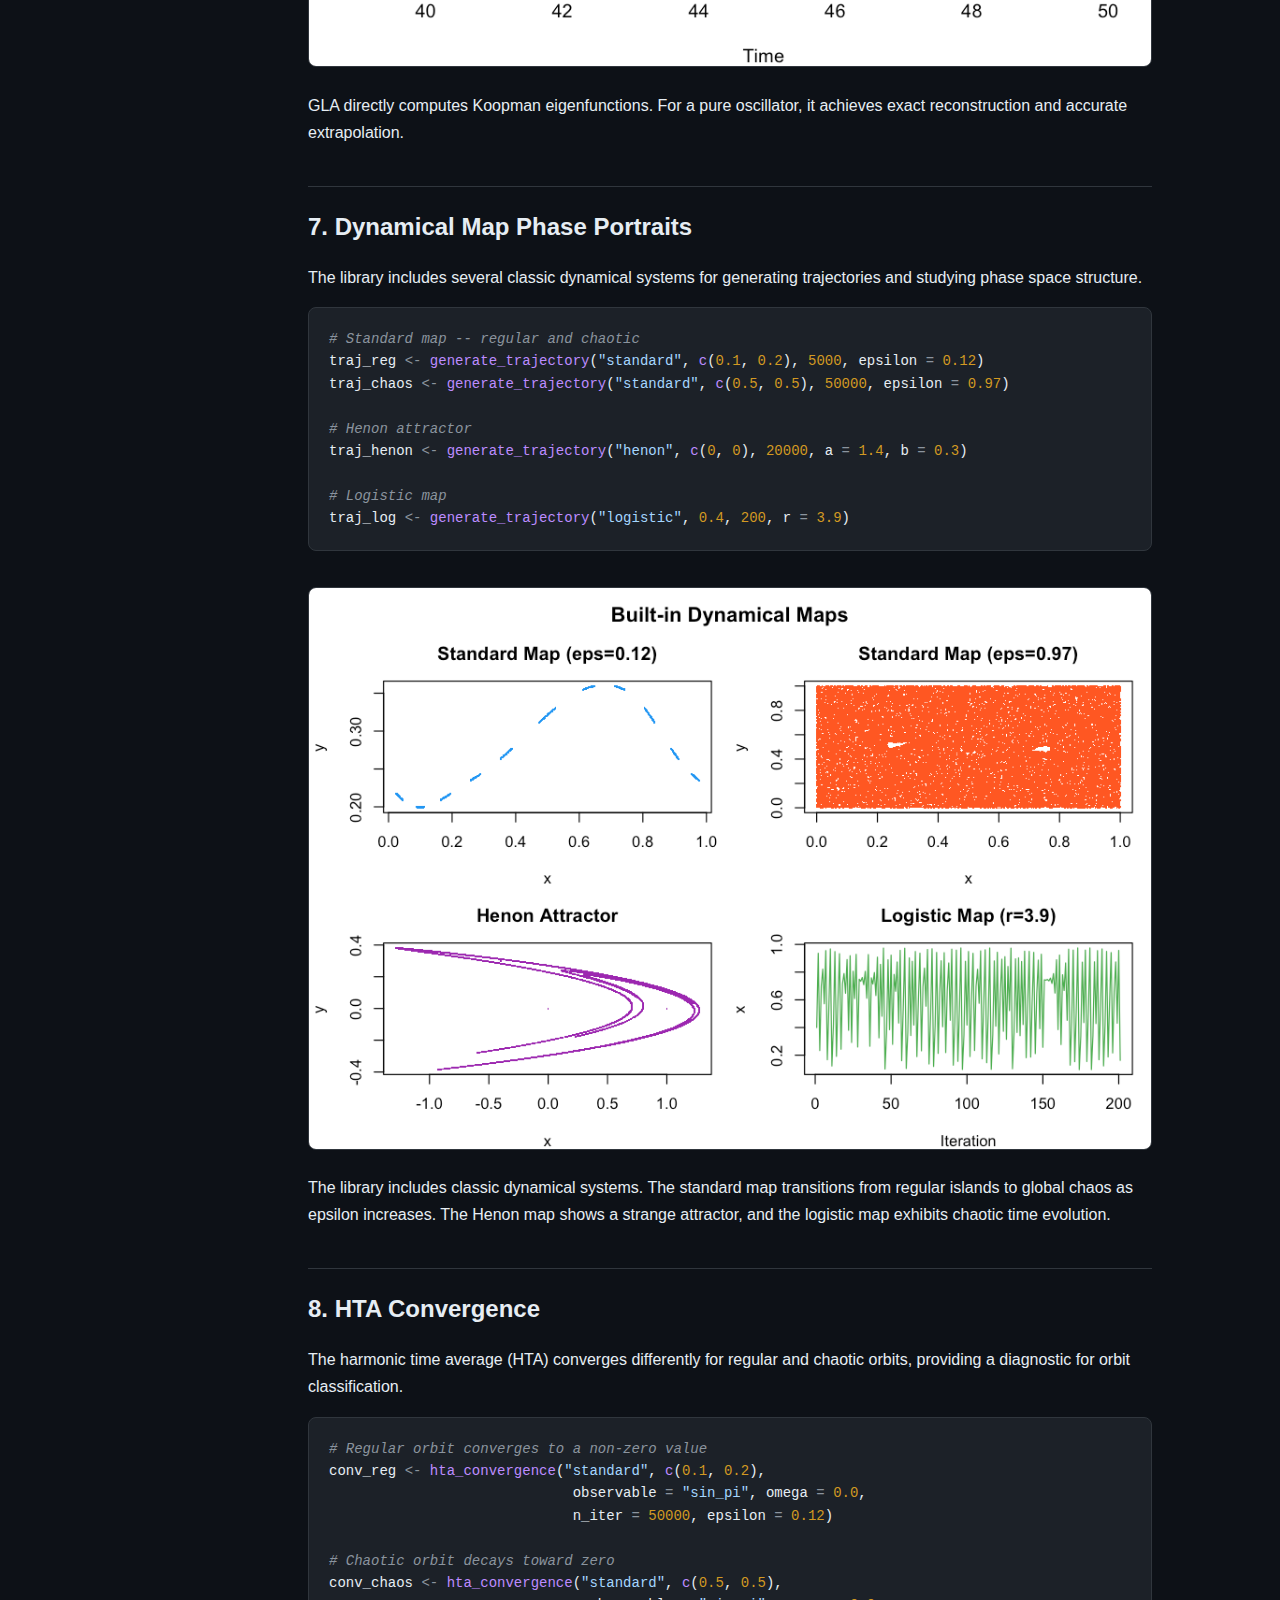
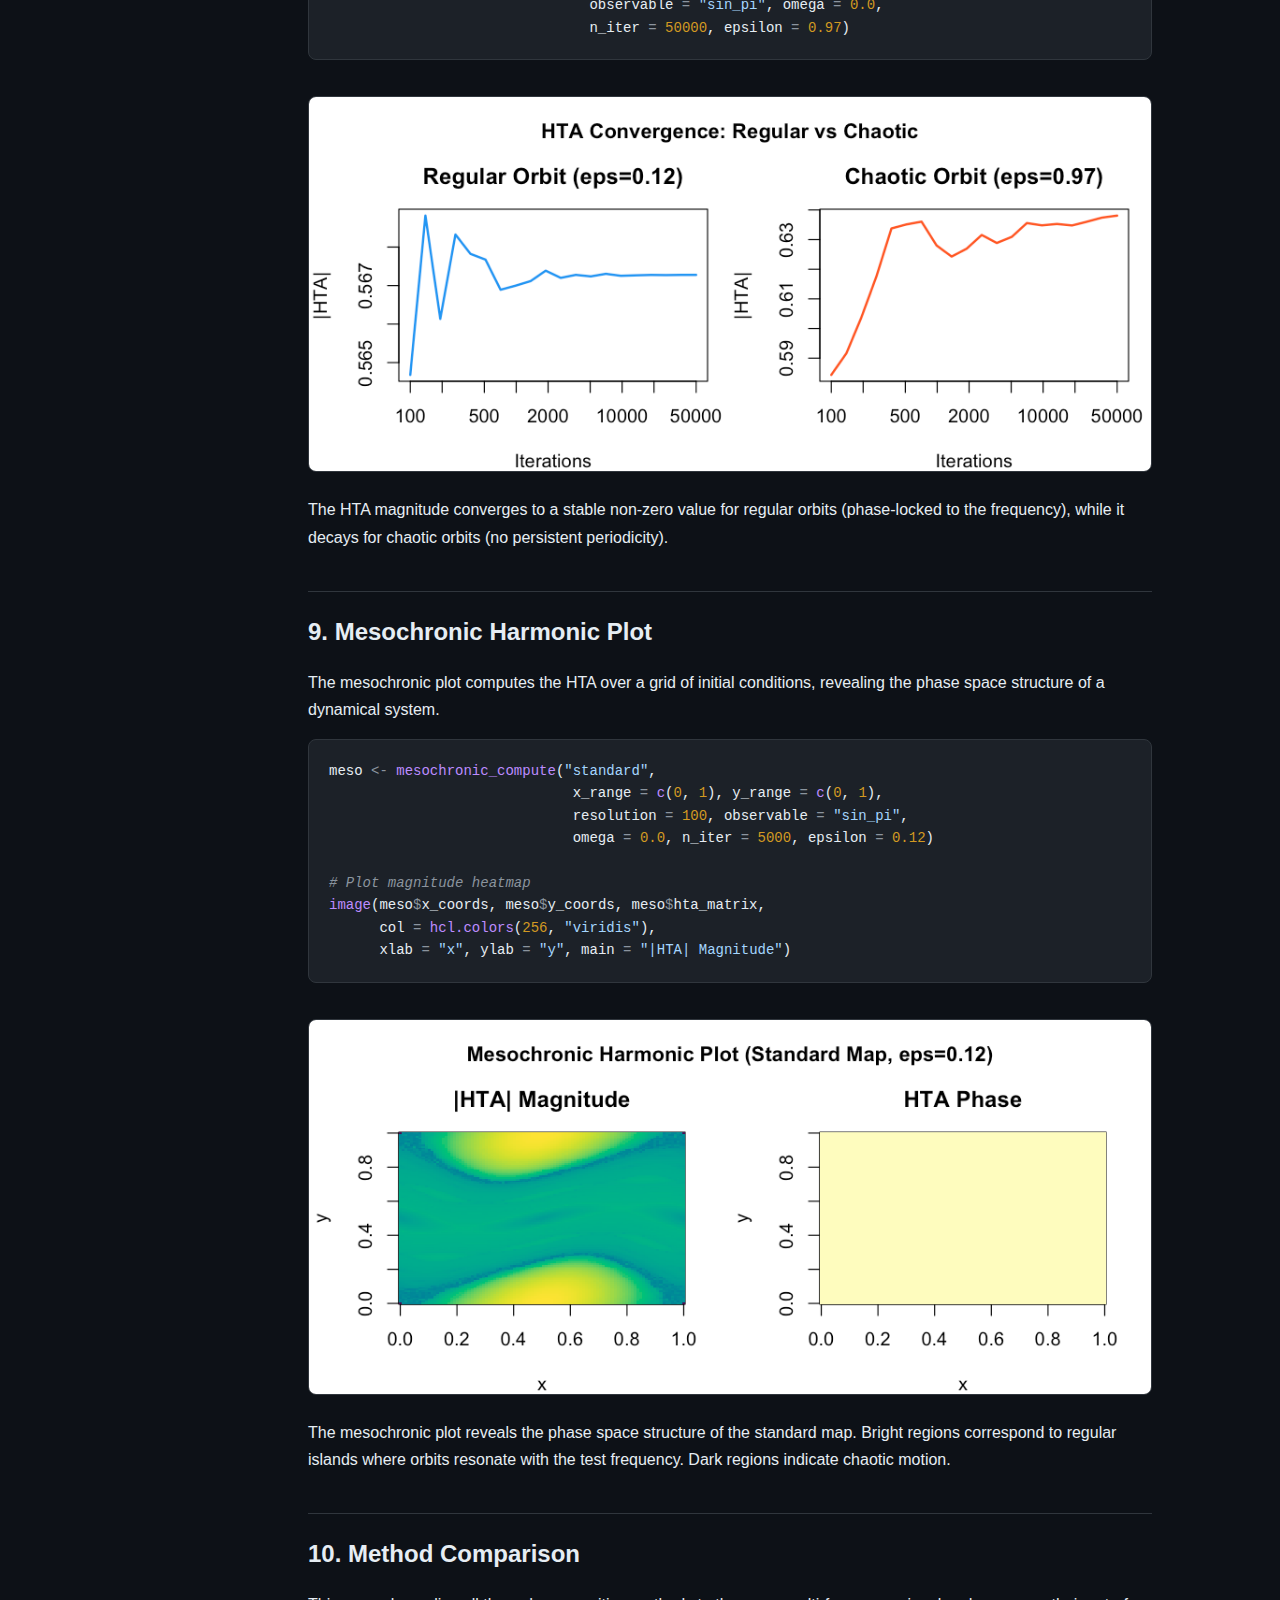
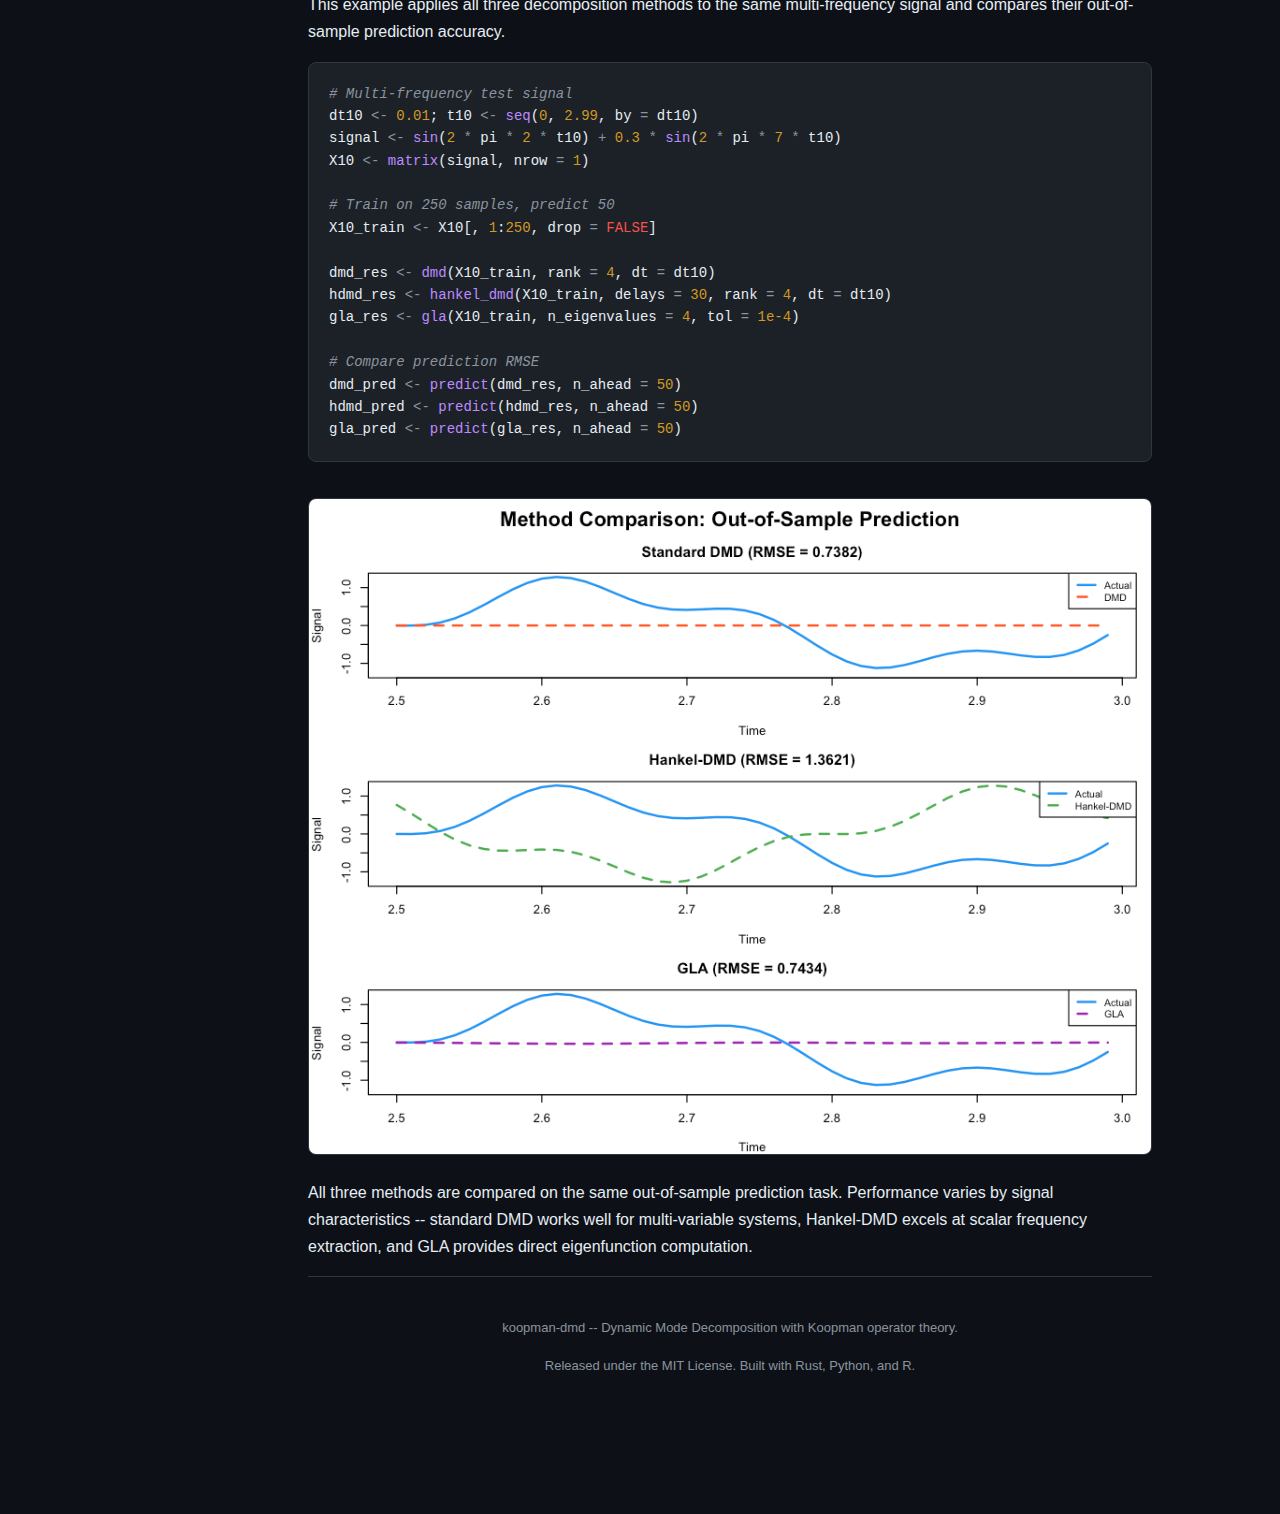
<file: docs/examples-r.html>
<!DOCTYPE html>
<html lang="en">
<head>
  <meta charset="UTF-8">
  <meta name="viewport" content="width=device-width, initial-scale=1.0">
  <title>R Examples - koopman-dmd</title>
  <link rel="stylesheet" href="css/style.css">
</head>
<body>

<!-- Top navigation -->
<header class="topnav">
  <a class="logo" href="index.html">koopman<span>-dmd</span></a>
  <nav>
    <a href="index.html">Home</a>
    <a href="getting-started.html">Guide</a>
    <a href="api-rust.html">API</a>
  </nav>
  <a class="gh-link" href="https://github.com/jimeharrisjr/rust-dmd">GitHub</a>
</header>

<div class="page-layout">

  <!-- Sidebar -->
  <aside class="sidebar">
    <h3>Getting Started</h3>
    <a href="getting-started.html">Installation</a>

    <h3>Features</h3>
    <a href="core-dmd.html">Core DMD</a>
    <a href="extended-dmd.html">Extended DMD</a>
    <a href="hankel-dmd.html">Hankel-DMD</a>
    <a href="gla.html">GLA</a>
    <a href="harmonic.html">Harmonic Analysis</a>
    <a href="maps.html">Dynamical Maps</a>
    <a href="analysis.html">Analysis Tools</a>

    <h3>Examples</h3>
    <a href="examples-r.html" class="active">R Examples</a>
    <a href="examples-python.html">Python Examples</a>

    <h3>API Reference</h3>
    <a href="api-rust.html">Rust API</a>
    <a href="api-python.html">Python API</a>
    <a href="api-r.html">R API</a>
  </aside>

  <!-- Main content -->
  <main class="content">
    <h1>R Examples</h1>
    <p class="subtitle">Complete worked examples with plots showing predicted vs actual results</p>

    <!-- ============================================================
         Section 1: Core DMD -- Predicted vs Actual
         ============================================================ -->
    <h2 id="core-dmd-prediction">1. Core DMD -- Predicted vs Actual</h2>

    <p>This example fits a standard DMD model to a damped oscillator and
    predicts beyond the training window.</p>

<pre><code><span class="kw">library</span>(koopman.dmd)

<span class="cm"># Create a damped oscillator signal</span>
dt <span class="op">&lt;-</span> <span class="nu">0.05</span>
n_train <span class="op">&lt;-</span> <span class="nu">200</span>; n_total <span class="op">&lt;-</span> <span class="nu">300</span>
t_all <span class="op">&lt;-</span> <span class="fn">seq</span>(<span class="nu">0</span>, (n_total <span class="op">-</span> <span class="nu">1</span>) <span class="op">*</span> dt, by <span class="op">=</span> dt)
x1 <span class="op">&lt;-</span> <span class="fn">exp</span>(<span class="op">-</span><span class="nu">0.05</span> <span class="op">*</span> t_all) <span class="op">*</span> <span class="fn">sin</span>(<span class="nu">2</span> <span class="op">*</span> pi <span class="op">*</span> <span class="nu">0.5</span> <span class="op">*</span> t_all)
x2 <span class="op">&lt;-</span> <span class="fn">exp</span>(<span class="op">-</span><span class="nu">0.05</span> <span class="op">*</span> t_all) <span class="op">*</span> <span class="fn">cos</span>(<span class="nu">2</span> <span class="op">*</span> pi <span class="op">*</span> <span class="nu">0.5</span> <span class="op">*</span> t_all)
X_train <span class="op">&lt;-</span> <span class="fn">rbind</span>(x1[<span class="nu">1</span>:n_train], x2[<span class="nu">1</span>:n_train])

<span class="cm"># Fit DMD with rank 2</span>
result <span class="op">&lt;-</span> <span class="fn">dmd</span>(X_train, rank <span class="op">=</span> <span class="nu">2</span>, dt <span class="op">=</span> dt)
<span class="fn">summary</span>(result)

<span class="cm"># Predict the full time range (including out-of-sample)</span>
pred <span class="op">&lt;-</span> <span class="fn">predict</span>(result, n_ahead <span class="op">=</span> n_total <span class="op">-</span> <span class="nu">1</span>)</code></pre>

    <img src="img/dmd_predict_vs_actual.png" alt="Core DMD predicted vs actual for a damped oscillator signal" style="width:100%;max-width:900px;border-radius:8px;border:1px solid #30363d;margin:16px 0;">

    <p>DMD captures the damped oscillation dynamics perfectly. The dashed line
    extends beyond the training window (vertical line) and matches the true
    signal.</p>

    <!-- ============================================================
         Section 2: Eigenvalue Spectrum
         ============================================================ -->
    <h2 id="eigenvalue-spectrum">2. Eigenvalue Spectrum</h2>

    <p>Examining the eigenvalues in the complex plane reveals the stability
    and frequency content of the decomposition.</p>

<pre><code><span class="cm"># Eigenvalues in the complex plane</span>
spec <span class="op">&lt;-</span> <span class="fn">dmd_spectrum</span>(result)
<span class="fn">print</span>(spec)

<span class="cm"># Stability analysis</span>
stab <span class="op">&lt;-</span> <span class="fn">dmd_stability</span>(result)
<span class="fn">cat</span>(<span class="st">"Spectral radius:"</span>, stab<span class="op">$</span>spectral_radius, <span class="st">"\n"</span>)
<span class="fn">cat</span>(<span class="st">"Stable:"</span>, stab<span class="op">$</span>is_stable, <span class="st">"\n"</span>)</code></pre>

    <img src="img/dmd_eigenvalues.png" alt="DMD eigenvalues plotted in the complex plane relative to the unit circle" style="width:100%;max-width:900px;border-radius:8px;border:1px solid #30363d;margin:16px 0;">

    <p>Both eigenvalues lie just inside the unit circle (|lambda|=0.9975),
    confirming the slight damping. The frequency 0.5 Hz matches the input
    signal.</p>

    <!-- ============================================================
         Section 3: Reconstruction Residuals
         ============================================================ -->
    <h2 id="reconstruction-residuals">3. Reconstruction Residuals</h2>

    <p>Reconstruction error quantifies how well DMD approximates the
    original data.</p>

<pre><code>recon <span class="op">&lt;-</span> <span class="fn">dmd_reconstruct</span>(result)
err <span class="op">&lt;-</span> <span class="fn">dmd_error</span>(result)
<span class="fn">cat</span>(<span class="st">"RMSE:"</span>, err<span class="op">$</span>rmse, <span class="st">"\n"</span>)
<span class="fn">cat</span>(<span class="st">"Relative error:"</span>, err<span class="op">$</span>relative_error, <span class="st">"\n"</span>)</code></pre>

    <img src="img/dmd_residuals.png" alt="DMD reconstruction residuals over time showing near-zero error" style="width:100%;max-width:900px;border-radius:8px;border:1px solid #30363d;margin:16px 0;">

    <p>For a purely linear system with rank matching the true rank, DMD
    achieves near-zero reconstruction error.</p>

    <!-- ============================================================
         Section 4: Extended DMD with Polynomial Lifting
         ============================================================ -->
    <h2 id="extended-dmd-lifting">4. Extended DMD with Polynomial Lifting</h2>

    <p>When the dynamics are nonlinear, polynomial lifting maps the data
    into a higher-dimensional space where DMD can better approximate the
    Koopman operator.</p>

<pre><code><span class="cm"># Nonlinear signal: sin^2(t)</span>
t3 <span class="op">&lt;-</span> <span class="fn">seq</span>(<span class="nu">0</span>, <span class="nu">9.95</span>, by <span class="op">=</span> <span class="nu">0.05</span>)
X3 <span class="op">&lt;-</span> <span class="fn">matrix</span>(<span class="fn">sin</span>(t3)<span class="op">^</span><span class="nu">2</span>, nrow <span class="op">=</span> <span class="nu">1</span>)

<span class="cm"># Standard DMD</span>
res_std <span class="op">&lt;-</span> <span class="fn">dmd</span>(X3, dt <span class="op">=</span> <span class="nu">0.05</span>)

<span class="cm"># Extended DMD with degree-2 polynomial lifting</span>
res_lift <span class="op">&lt;-</span> <span class="fn">dmd</span>(X3, lifting <span class="op">=</span> <span class="st">"polynomial"</span>, lifting_param <span class="op">=</span> <span class="nu">2</span>, dt <span class="op">=</span> <span class="nu">0.05</span>)

<span class="cm"># Compare errors</span>
<span class="fn">cat</span>(<span class="st">"Standard RMSE:"</span>, <span class="fn">dmd_error</span>(res_std)<span class="op">$</span>rmse, <span class="st">"\n"</span>)
<span class="fn">cat</span>(<span class="st">"Lifted RMSE:  "</span>, <span class="fn">dmd_error</span>(res_lift)<span class="op">$</span>rmse, <span class="st">"\n"</span>)</code></pre>

    <img src="img/extended_dmd_lifting.png" alt="Comparison of standard DMD vs extended DMD with polynomial lifting on a nonlinear signal" style="width:100%;max-width:900px;border-radius:8px;border:1px solid #30363d;margin:16px 0;">

    <p>Polynomial lifting maps the nonlinear sin^2 signal into a space where
    DMD can better approximate the dynamics.</p>

    <!-- ============================================================
         Section 5: Hankel-DMD for Scalar Time Series
         ============================================================ -->
    <h2 id="hankel-dmd-prediction">5. Hankel-DMD for Scalar Time Series</h2>

    <p>Hankel-DMD augments a scalar measurement with time-delay embeddings,
    enabling DMD to recover multiple frequencies from a single observable.</p>

<pre><code><span class="cm"># Two-frequency scalar signal</span>
dt4 <span class="op">&lt;-</span> <span class="nu">0.02</span>; t4 <span class="op">&lt;-</span> <span class="fn">seq</span>(<span class="nu">0</span>, <span class="nu">9.98</span>, by <span class="op">=</span> dt4)
signal <span class="op">&lt;-</span> <span class="fn">sin</span>(<span class="nu">2</span> <span class="op">*</span> pi <span class="op">*</span> <span class="nu">1.0</span> <span class="op">*</span> t4) <span class="op">+</span> <span class="nu">0.4</span> <span class="op">*</span> <span class="fn">sin</span>(<span class="nu">2</span> <span class="op">*</span> pi <span class="op">*</span> <span class="nu">3.0</span> <span class="op">*</span> t4)
X4 <span class="op">&lt;-</span> <span class="fn">matrix</span>(signal, nrow <span class="op">=</span> <span class="nu">1</span>)

<span class="cm"># Train on first 400 samples, predict last 100</span>
hresult <span class="op">&lt;-</span> <span class="fn">hankel_dmd</span>(X4[, <span class="nu">1</span>:<span class="nu">400</span>, drop <span class="op">=</span> <span class="kw">FALSE</span>], delays <span class="op">=</span> <span class="nu">30</span>, rank <span class="op">=</span> <span class="nu">4</span>, dt <span class="op">=</span> dt4)

<span class="cm"># Reconstruct and predict</span>
hrecon <span class="op">&lt;-</span> <span class="fn">hankel_reconstruct</span>(hresult, <span class="nu">400</span>)
hpred <span class="op">&lt;-</span> <span class="fn">predict</span>(hresult, n_ahead <span class="op">=</span> <span class="nu">100</span>)

<span class="cm"># Recovered frequencies</span>
eig_freq <span class="op">&lt;-</span> <span class="fn">abs</span>(<span class="fn">atan2</span>(hresult<span class="op">$</span>eigenvalues_im, hresult<span class="op">$</span>eigenvalues_re)) <span class="op">/</span> (<span class="nu">2</span> <span class="op">*</span> pi <span class="op">*</span> dt4)
<span class="fn">cat</span>(<span class="st">"Recovered frequencies:"</span>, <span class="fn">round</span>(eig_freq, <span class="nu">2</span>), <span class="st">"Hz\n"</span>)</code></pre>

    <img src="img/hankel_dmd_prediction.png" alt="Hankel-DMD reconstruction and prediction of a two-frequency scalar signal" style="width:100%;max-width:900px;border-radius:8px;border:1px solid #30363d;margin:16px 0;">

    <p>Hankel-DMD recovers the correct frequencies (1.0 Hz and 3.0 Hz) from
    a scalar measurement via time-delay embedding.</p>

    <!-- ============================================================
         Section 6: GLA Reconstruction and Prediction
         ============================================================ -->
    <h2 id="gla-prediction">6. GLA Reconstruction and Prediction</h2>

    <p>Generalized Laplace Analysis (GLA) directly computes Koopman
    eigenfunctions from trajectory data using an iterative algorithm.</p>

<pre><code><span class="cm"># Simple oscillator</span>
t5 <span class="op">&lt;-</span> <span class="fn">seq</span>(<span class="nu">0</span>, <span class="nu">39.9</span>, by <span class="op">=</span> <span class="nu">0.1</span>)
gla_data <span class="op">&lt;-</span> <span class="fn">rbind</span>(<span class="fn">sin</span>(t5), <span class="fn">cos</span>(t5))

<span class="cm"># GLA with 2 eigenvalues</span>
gresult <span class="op">&lt;-</span> <span class="fn">gla</span>(gla_data, n_eigenvalues <span class="op">=</span> <span class="nu">2</span>, tol <span class="op">=</span> <span class="nu">1e-4</span>)
grecon <span class="op">&lt;-</span> <span class="fn">gla_reconstruct</span>(gresult)
gpred <span class="op">&lt;-</span> <span class="fn">predict</span>(gresult, n_ahead <span class="op">=</span> <span class="nu">100</span>)</code></pre>

    <img src="img/gla_prediction.png" alt="GLA reconstruction and out-of-sample prediction for a pure oscillator" style="width:100%;max-width:900px;border-radius:8px;border:1px solid #30363d;margin:16px 0;">

    <p>GLA directly computes Koopman eigenfunctions. For a pure oscillator,
    it achieves exact reconstruction and accurate extrapolation.</p>

    <!-- ============================================================
         Section 7: Dynamical Map Phase Portraits
         ============================================================ -->
    <h2 id="dynamical-maps">7. Dynamical Map Phase Portraits</h2>

    <p>The library includes several classic dynamical systems for
    generating trajectories and studying phase space structure.</p>

<pre><code><span class="cm"># Standard map -- regular and chaotic</span>
traj_reg <span class="op">&lt;-</span> <span class="fn">generate_trajectory</span>(<span class="st">"standard"</span>, <span class="fn">c</span>(<span class="nu">0.1</span>, <span class="nu">0.2</span>), <span class="nu">5000</span>, epsilon <span class="op">=</span> <span class="nu">0.12</span>)
traj_chaos <span class="op">&lt;-</span> <span class="fn">generate_trajectory</span>(<span class="st">"standard"</span>, <span class="fn">c</span>(<span class="nu">0.5</span>, <span class="nu">0.5</span>), <span class="nu">50000</span>, epsilon <span class="op">=</span> <span class="nu">0.97</span>)

<span class="cm"># Henon attractor</span>
traj_henon <span class="op">&lt;-</span> <span class="fn">generate_trajectory</span>(<span class="st">"henon"</span>, <span class="fn">c</span>(<span class="nu">0</span>, <span class="nu">0</span>), <span class="nu">20000</span>, a <span class="op">=</span> <span class="nu">1.4</span>, b <span class="op">=</span> <span class="nu">0.3</span>)

<span class="cm"># Logistic map</span>
traj_log <span class="op">&lt;-</span> <span class="fn">generate_trajectory</span>(<span class="st">"logistic"</span>, <span class="nu">0.4</span>, <span class="nu">200</span>, r <span class="op">=</span> <span class="nu">3.9</span>)</code></pre>

    <img src="img/dynamical_maps.png" alt="Phase portraits of the standard map, Henon attractor, and logistic map" style="width:100%;max-width:900px;border-radius:8px;border:1px solid #30363d;margin:16px 0;">

    <p>The library includes classic dynamical systems. The standard map
    transitions from regular islands to global chaos as epsilon increases.
    The Henon map shows a strange attractor, and the logistic map exhibits
    chaotic time evolution.</p>

    <!-- ============================================================
         Section 8: HTA Convergence
         ============================================================ -->
    <h2 id="hta-convergence">8. HTA Convergence</h2>

    <p>The harmonic time average (HTA) converges differently for regular
    and chaotic orbits, providing a diagnostic for orbit classification.</p>

<pre><code><span class="cm"># Regular orbit converges to a non-zero value</span>
conv_reg <span class="op">&lt;-</span> <span class="fn">hta_convergence</span>(<span class="st">"standard"</span>, <span class="fn">c</span>(<span class="nu">0.1</span>, <span class="nu">0.2</span>),
                             observable <span class="op">=</span> <span class="st">"sin_pi"</span>, omega <span class="op">=</span> <span class="nu">0.0</span>,
                             n_iter <span class="op">=</span> <span class="nu">50000</span>, epsilon <span class="op">=</span> <span class="nu">0.12</span>)

<span class="cm"># Chaotic orbit decays toward zero</span>
conv_chaos <span class="op">&lt;-</span> <span class="fn">hta_convergence</span>(<span class="st">"standard"</span>, <span class="fn">c</span>(<span class="nu">0.5</span>, <span class="nu">0.5</span>),
                               observable <span class="op">=</span> <span class="st">"sin_pi"</span>, omega <span class="op">=</span> <span class="nu">0.0</span>,
                               n_iter <span class="op">=</span> <span class="nu">50000</span>, epsilon <span class="op">=</span> <span class="nu">0.97</span>)</code></pre>

    <img src="img/hta_convergence.png" alt="HTA convergence comparison between regular and chaotic orbits" style="width:100%;max-width:900px;border-radius:8px;border:1px solid #30363d;margin:16px 0;">

    <p>The HTA magnitude converges to a stable non-zero value for regular
    orbits (phase-locked to the frequency), while it decays for chaotic
    orbits (no persistent periodicity).</p>

    <!-- ============================================================
         Section 9: Mesochronic Harmonic Plot
         ============================================================ -->
    <h2 id="mesochronic-plot">9. Mesochronic Harmonic Plot</h2>

    <p>The mesochronic plot computes the HTA over a grid of initial
    conditions, revealing the phase space structure of a dynamical system.</p>

<pre><code>meso <span class="op">&lt;-</span> <span class="fn">mesochronic_compute</span>(<span class="st">"standard"</span>,
                             x_range <span class="op">=</span> <span class="fn">c</span>(<span class="nu">0</span>, <span class="nu">1</span>), y_range <span class="op">=</span> <span class="fn">c</span>(<span class="nu">0</span>, <span class="nu">1</span>),
                             resolution <span class="op">=</span> <span class="nu">100</span>, observable <span class="op">=</span> <span class="st">"sin_pi"</span>,
                             omega <span class="op">=</span> <span class="nu">0.0</span>, n_iter <span class="op">=</span> <span class="nu">5000</span>, epsilon <span class="op">=</span> <span class="nu">0.12</span>)

<span class="cm"># Plot magnitude heatmap</span>
<span class="fn">image</span>(meso<span class="op">$</span>x_coords, meso<span class="op">$</span>y_coords, meso<span class="op">$</span>hta_matrix,
      col <span class="op">=</span> <span class="fn">hcl.colors</span>(<span class="nu">256</span>, <span class="st">"viridis"</span>),
      xlab <span class="op">=</span> <span class="st">"x"</span>, ylab <span class="op">=</span> <span class="st">"y"</span>, main <span class="op">=</span> <span class="st">"|HTA| Magnitude"</span>)</code></pre>

    <img src="img/mesochronic_plot.png" alt="Mesochronic heatmap of the standard map showing regular islands and chaotic regions" style="width:100%;max-width:900px;border-radius:8px;border:1px solid #30363d;margin:16px 0;">

    <p>The mesochronic plot reveals the phase space structure of the standard
    map. Bright regions correspond to regular islands where orbits resonate
    with the test frequency. Dark regions indicate chaotic motion.</p>

    <!-- ============================================================
         Section 10: Method Comparison
         ============================================================ -->
    <h2 id="method-comparison">10. Method Comparison</h2>

    <p>This example applies all three decomposition methods to the same
    multi-frequency signal and compares their out-of-sample prediction
    accuracy.</p>

<pre><code><span class="cm"># Multi-frequency test signal</span>
dt10 <span class="op">&lt;-</span> <span class="nu">0.01</span>; t10 <span class="op">&lt;-</span> <span class="fn">seq</span>(<span class="nu">0</span>, <span class="nu">2.99</span>, by <span class="op">=</span> dt10)
signal <span class="op">&lt;-</span> <span class="fn">sin</span>(<span class="nu">2</span> <span class="op">*</span> pi <span class="op">*</span> <span class="nu">2</span> <span class="op">*</span> t10) <span class="op">+</span> <span class="nu">0.3</span> <span class="op">*</span> <span class="fn">sin</span>(<span class="nu">2</span> <span class="op">*</span> pi <span class="op">*</span> <span class="nu">7</span> <span class="op">*</span> t10)
X10 <span class="op">&lt;-</span> <span class="fn">matrix</span>(signal, nrow <span class="op">=</span> <span class="nu">1</span>)

<span class="cm"># Train on 250 samples, predict 50</span>
X10_train <span class="op">&lt;-</span> X10[, <span class="nu">1</span>:<span class="nu">250</span>, drop <span class="op">=</span> <span class="kw">FALSE</span>]

dmd_res <span class="op">&lt;-</span> <span class="fn">dmd</span>(X10_train, rank <span class="op">=</span> <span class="nu">4</span>, dt <span class="op">=</span> dt10)
hdmd_res <span class="op">&lt;-</span> <span class="fn">hankel_dmd</span>(X10_train, delays <span class="op">=</span> <span class="nu">30</span>, rank <span class="op">=</span> <span class="nu">4</span>, dt <span class="op">=</span> dt10)
gla_res <span class="op">&lt;-</span> <span class="fn">gla</span>(X10_train, n_eigenvalues <span class="op">=</span> <span class="nu">4</span>, tol <span class="op">=</span> <span class="nu">1e-4</span>)

<span class="cm"># Compare prediction RMSE</span>
dmd_pred <span class="op">&lt;-</span> <span class="fn">predict</span>(dmd_res, n_ahead <span class="op">=</span> <span class="nu">50</span>)
hdmd_pred <span class="op">&lt;-</span> <span class="fn">predict</span>(hdmd_res, n_ahead <span class="op">=</span> <span class="nu">50</span>)
gla_pred <span class="op">&lt;-</span> <span class="fn">predict</span>(gla_res, n_ahead <span class="op">=</span> <span class="nu">50</span>)</code></pre>

    <img src="img/method_comparison.png" alt="Out-of-sample prediction comparison between standard DMD, Hankel-DMD, and GLA" style="width:100%;max-width:900px;border-radius:8px;border:1px solid #30363d;margin:16px 0;">

    <p>All three methods are compared on the same out-of-sample prediction
    task. Performance varies by signal characteristics -- standard DMD works
    well for multi-variable systems, Hankel-DMD excels at scalar frequency
    extraction, and GLA provides direct eigenfunction computation.</p>

    <!-- Footer -->
    <footer class="footer">
      <p>koopman-dmd -- Dynamic Mode Decomposition with Koopman operator theory.</p>
      <p>Released under the MIT License. Built with Rust, Python, and R.</p>
    </footer>

  </main>
</div>

<script src="js/main.js"></script>
</body>
</html>
</file>
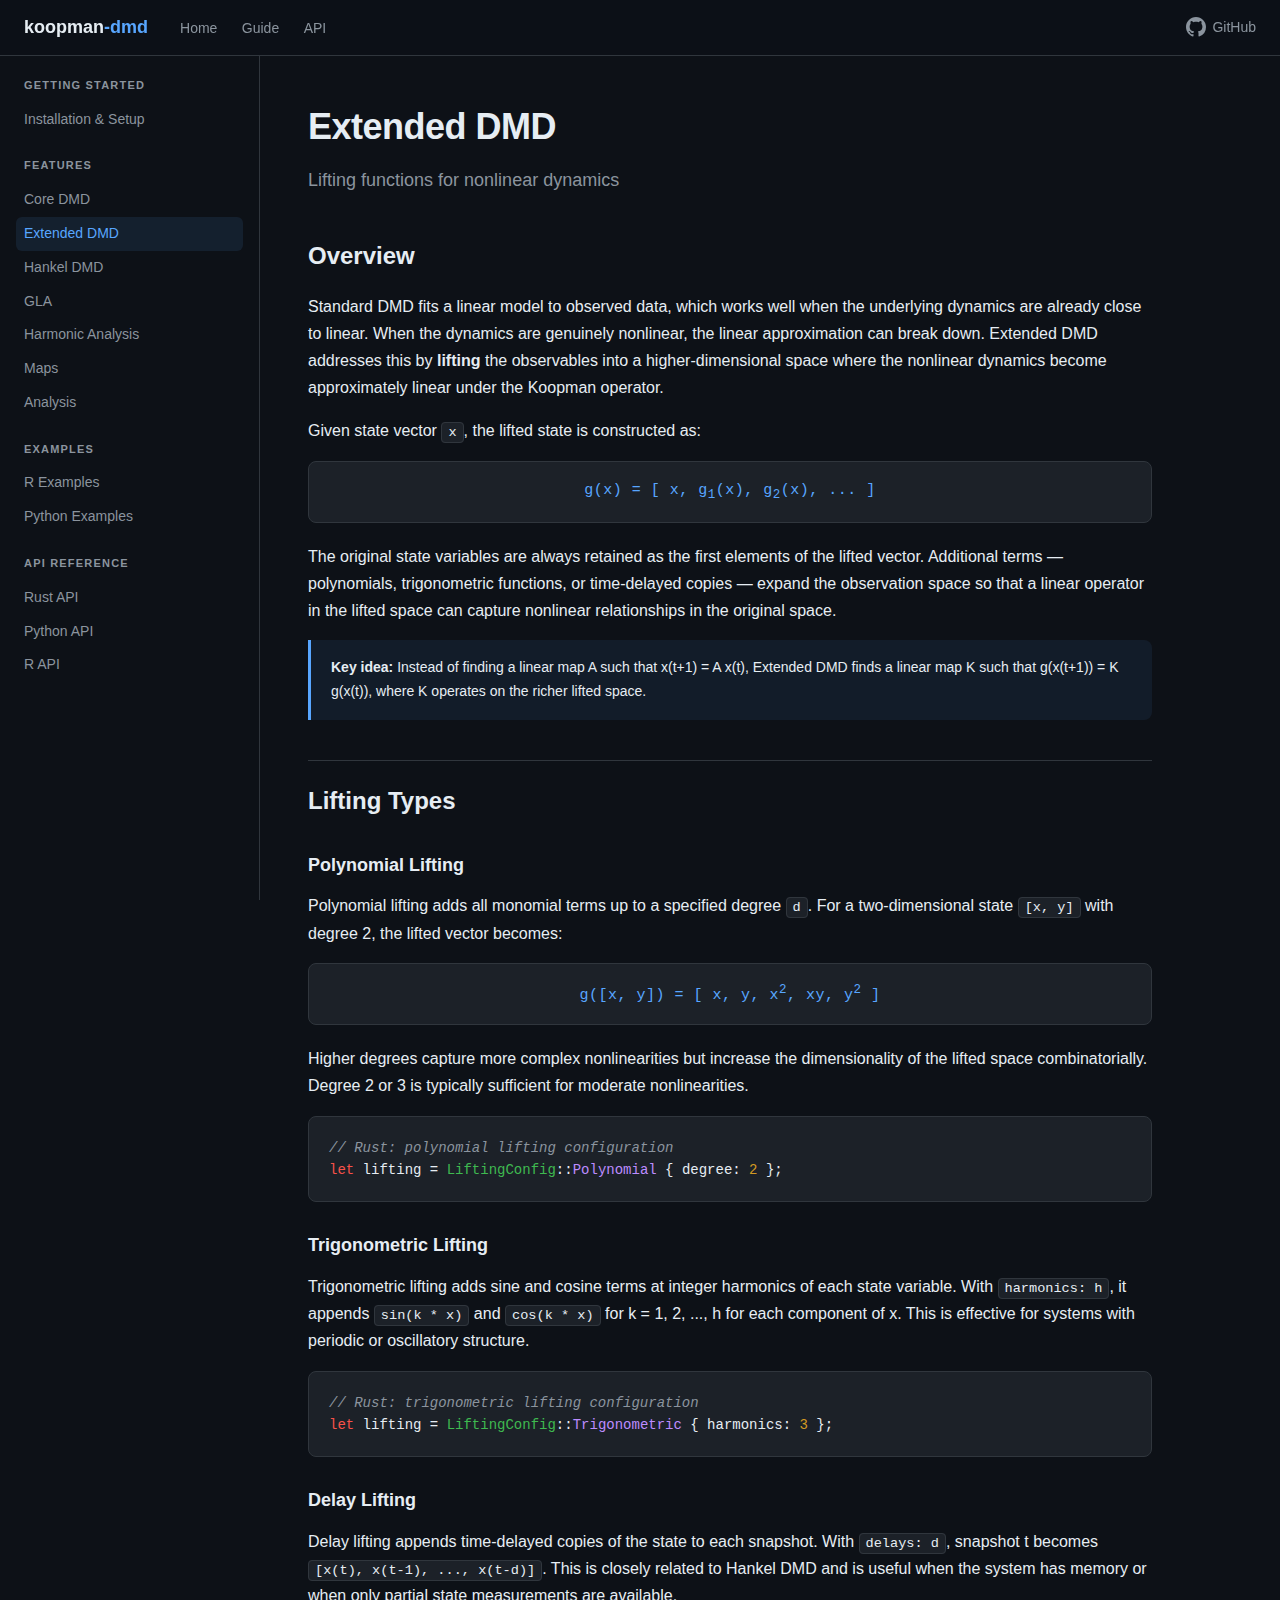
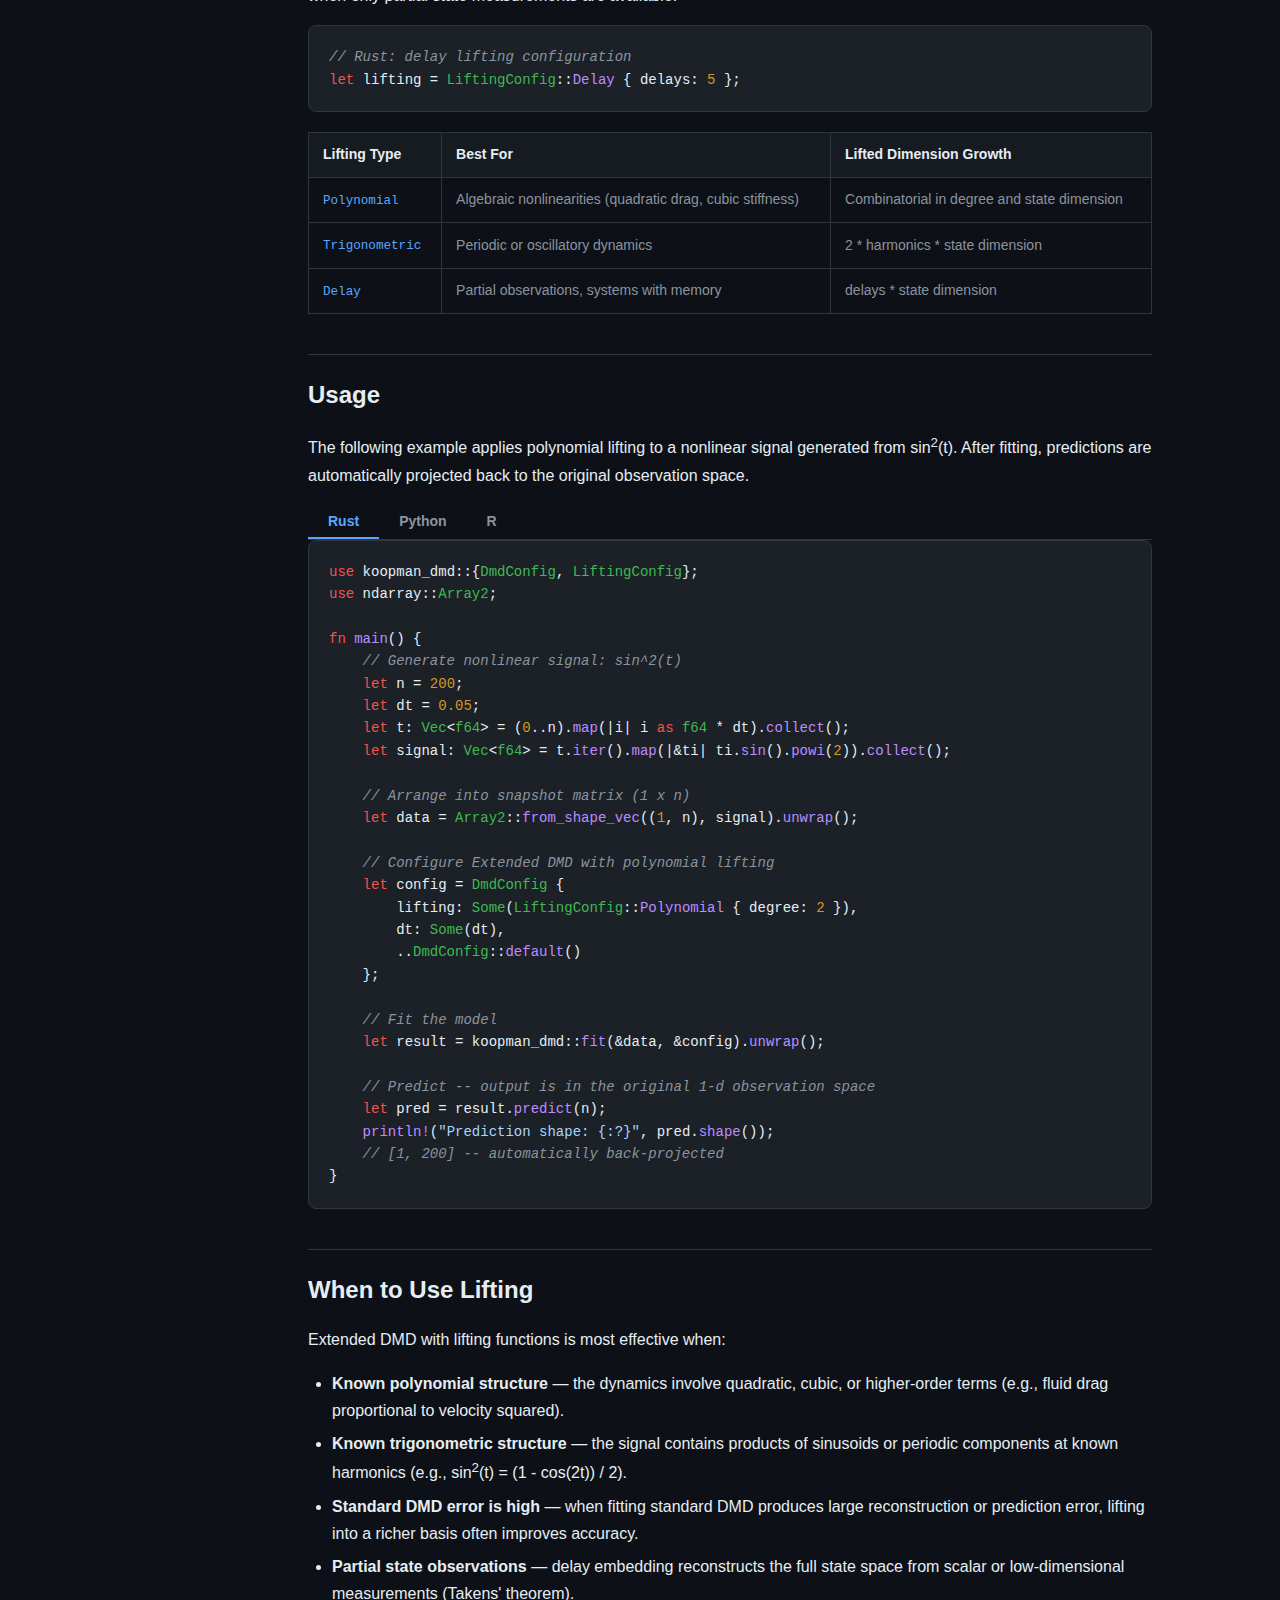
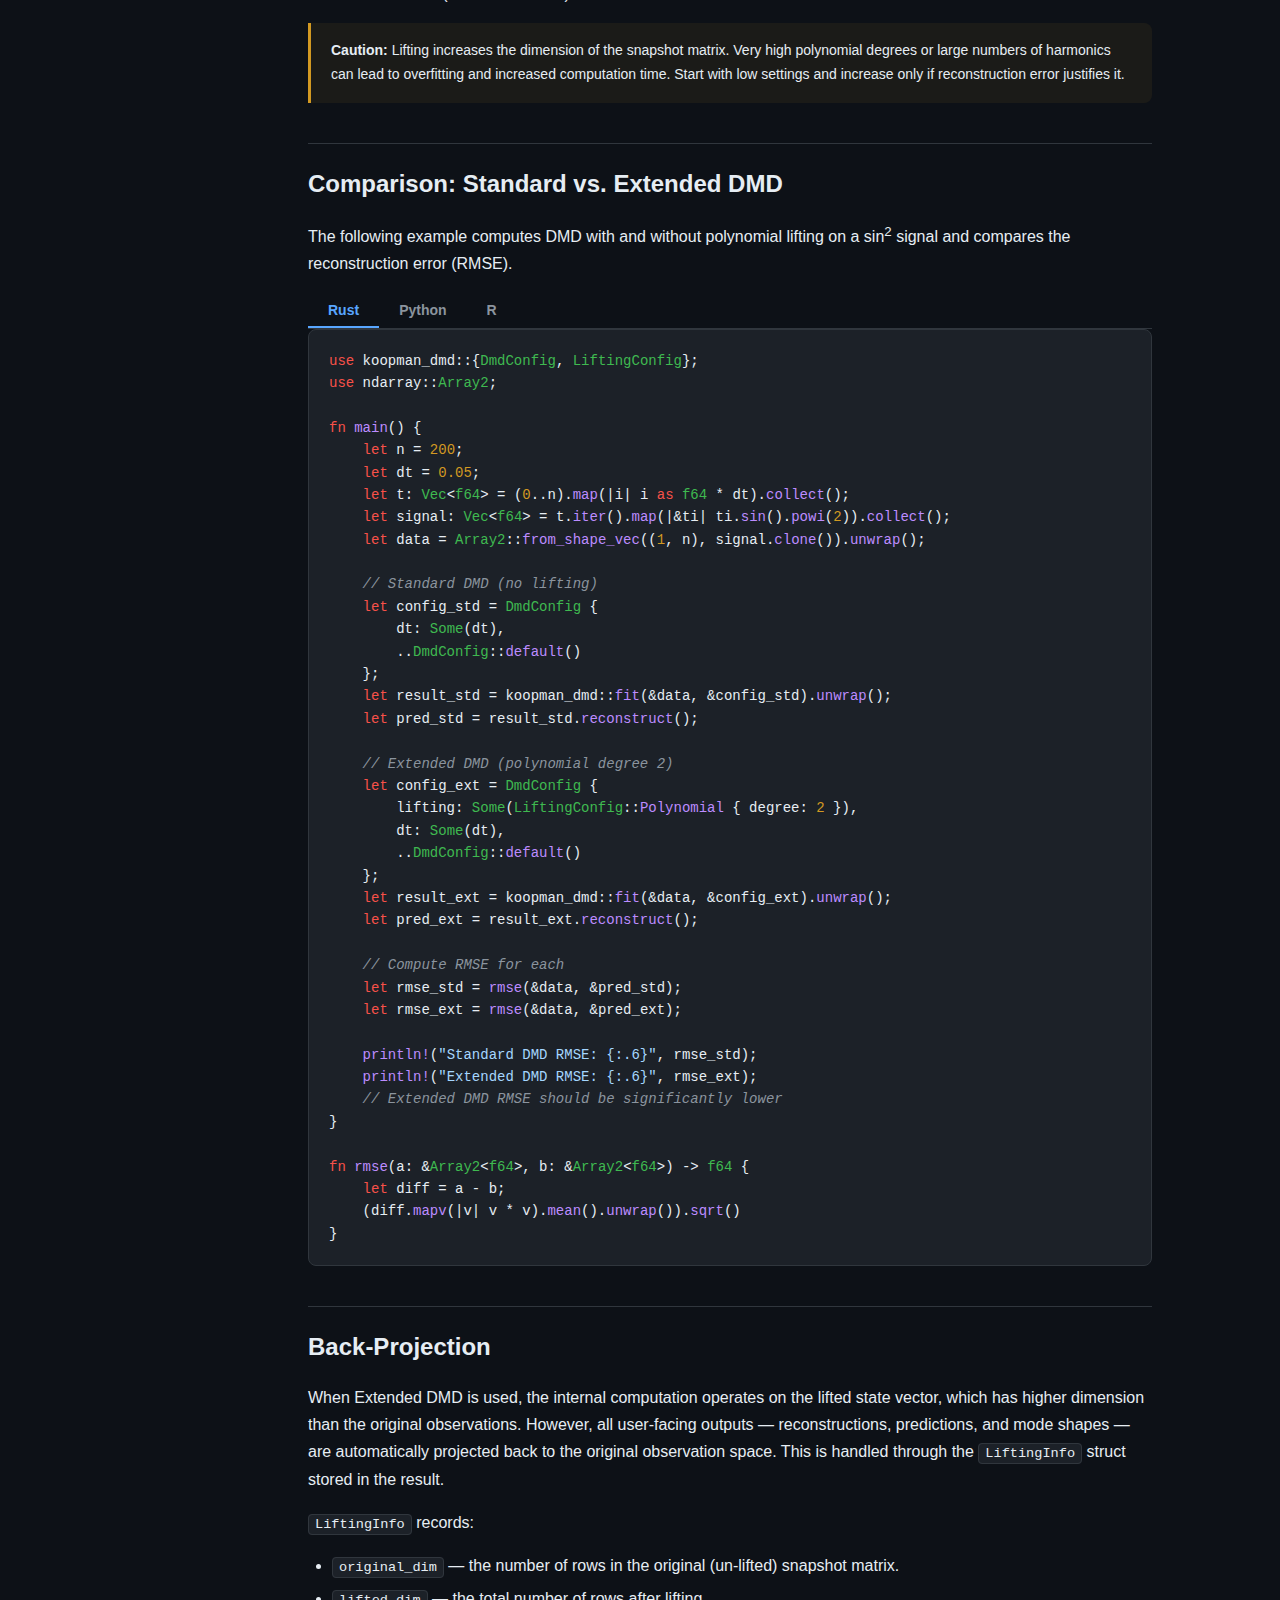
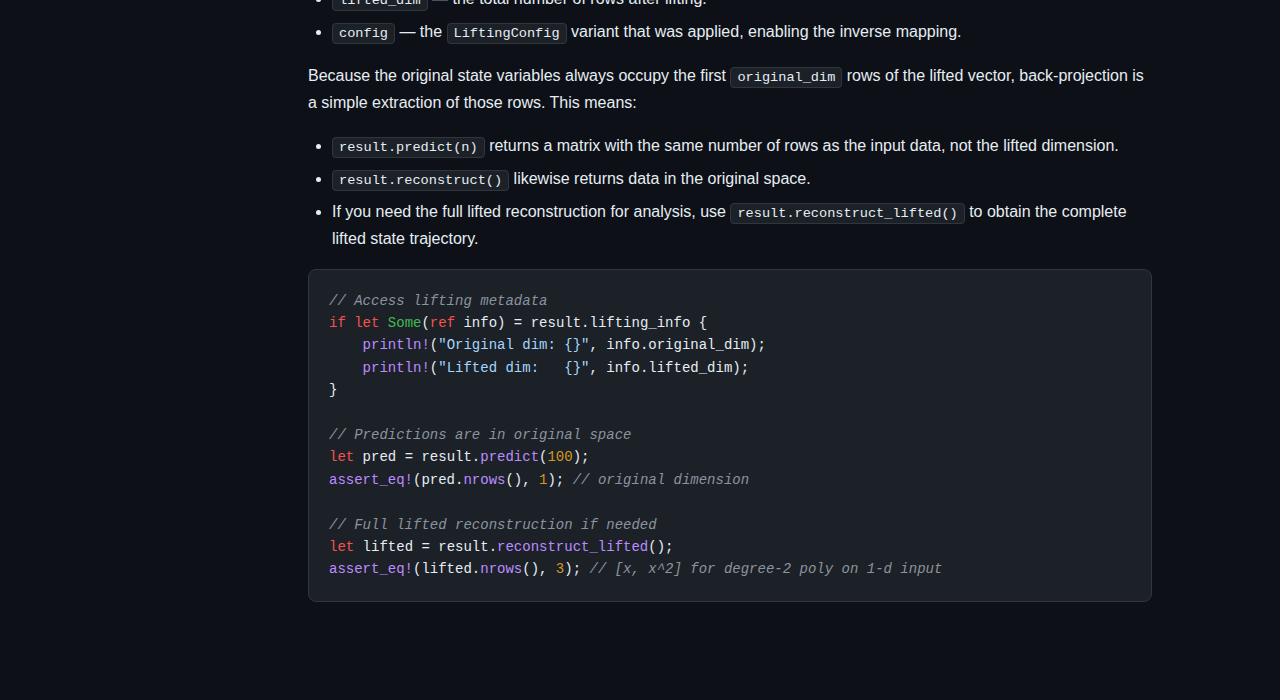
<file: docs/extended-dmd.html>
<!DOCTYPE html>
<html lang="en">
<head>
  <meta charset="UTF-8">
  <meta name="viewport" content="width=device-width, initial-scale=1.0">
  <title>Extended DMD - koopman-dmd</title>
  <link rel="stylesheet" href="css/style.css">
</head>
<body>

  <!-- Top nav -->
  <header class="topnav">
    <a class="logo" href="index.html">koopman<span>-dmd</span></a>
    <nav>
      <a href="index.html">Home</a>
      <a href="getting-started.html">Guide</a>
      <a href="api-rust.html">API</a>
    </nav>
    <a class="gh-link" href="https://github.com/jamesharris/koopman-dmd" target="_blank">
      <svg width="20" height="20" viewBox="0 0 16 16" fill="currentColor"><path d="M8 0C3.58 0 0 3.58 0 8c0 3.54 2.29 6.53 5.47 7.59.4.07.55-.17.55-.38 0-.19-.01-.82-.01-1.49-2.01.37-2.53-.49-2.69-.94-.09-.23-.48-.94-.82-1.13-.28-.15-.68-.52-.01-.53.63-.01 1.08.58 1.23.82.72 1.21 1.87.87 2.33.66.07-.52.28-.87.51-1.07-1.78-.2-3.64-.89-3.64-3.95 0-.87.31-1.59.82-2.15-.08-.2-.36-1.02.08-2.12 0 0 .67-.21 2.2.82.64-.18 1.32-.27 2-.27.68 0 1.36.09 2 .27 1.53-1.04 2.2-.82 2.2-.82.44 1.1.16 1.92.08 2.12.51.56.82 1.27.82 2.15 0 3.07-1.87 3.75-3.65 3.95.29.25.54.73.54 1.48 0 1.07-.01 1.93-.01 2.2 0 .21.15.46.55.38A8.013 8.013 0 0016 8c0-4.42-3.58-8-8-8z"/></svg>
      GitHub
    </a>
  </header>

  <div class="page-layout">

    <!-- Sidebar -->
    <aside class="sidebar">
      <h3>Getting Started</h3>
      <a href="getting-started.html">Installation &amp; Setup</a>

      <h3>Features</h3>
      <a href="core-dmd.html">Core DMD</a>
      <a href="extended-dmd.html" class="active">Extended DMD</a>
      <a href="hankel-dmd.html">Hankel DMD</a>
      <a href="gla.html">GLA</a>
      <a href="harmonic.html">Harmonic Analysis</a>
      <a href="maps.html">Maps</a>
      <a href="analysis.html">Analysis</a>

      <h3>Examples</h3>
    <a href="examples-r.html">R Examples</a>
    <a href="examples-python.html">Python Examples</a>

    <h3>API Reference</h3>
      <a href="api-rust.html">Rust API</a>
      <a href="api-python.html">Python API</a>
      <a href="api-r.html">R API</a>
    </aside>

    <!-- Main content -->
    <main class="content">
      <h1>Extended DMD</h1>
      <p class="subtitle">Lifting functions for nonlinear dynamics</p>

      <!-- ============================================================ -->
      <h2 id="overview">Overview</h2>

      <p>
        Standard DMD fits a linear model to observed data, which works well when the
        underlying dynamics are already close to linear. When the dynamics are
        genuinely nonlinear, the linear approximation can break down. Extended DMD
        addresses this by <strong>lifting</strong> the observables into a
        higher-dimensional space where the nonlinear dynamics become approximately
        linear under the Koopman operator.
      </p>

      <p>
        Given state vector <code>x</code>, the lifted state is constructed as:
      </p>

      <div class="math">
        g(x) = [ x, g<sub>1</sub>(x), g<sub>2</sub>(x), ... ]
      </div>

      <p>
        The original state variables are always retained as the first elements of the
        lifted vector. Additional terms &mdash; polynomials, trigonometric functions,
        or time-delayed copies &mdash; expand the observation space so that a linear
        operator in the lifted space can capture nonlinear relationships in the
        original space.
      </p>

      <div class="info-box">
        <strong>Key idea:</strong> Instead of finding a linear map A such that
        x(t+1) = A x(t), Extended DMD finds a linear map K such that
        g(x(t+1)) = K g(x(t)), where K operates on the richer lifted space.
      </div>

      <!-- ============================================================ -->
      <h2 id="lifting-types">Lifting Types</h2>

      <h3 id="polynomial">Polynomial Lifting</h3>
      <p>
        Polynomial lifting adds all monomial terms up to a specified degree
        <code>d</code>. For a two-dimensional state <code>[x, y]</code> with
        degree 2, the lifted vector becomes:
      </p>

      <div class="math">
        g([x, y]) = [ x, y, x<sup>2</sup>, xy, y<sup>2</sup> ]
      </div>

      <p>
        Higher degrees capture more complex nonlinearities but increase the
        dimensionality of the lifted space combinatorially. Degree 2 or 3 is
        typically sufficient for moderate nonlinearities.
      </p>

      <pre><code><span class="cm">// Rust: polynomial lifting configuration</span>
<span class="kw">let</span> lifting = <span class="ty">LiftingConfig</span>::<span class="fn">Polynomial</span> { degree: <span class="nu">2</span> };</code></pre>

      <h3 id="trigonometric">Trigonometric Lifting</h3>
      <p>
        Trigonometric lifting adds sine and cosine terms at integer harmonics of
        each state variable. With <code>harmonics: h</code>, it appends
        <code>sin(k * x)</code> and <code>cos(k * x)</code> for
        k = 1, 2, ..., h for each component of x. This is effective for systems
        with periodic or oscillatory structure.
      </p>

      <pre><code><span class="cm">// Rust: trigonometric lifting configuration</span>
<span class="kw">let</span> lifting = <span class="ty">LiftingConfig</span>::<span class="fn">Trigonometric</span> { harmonics: <span class="nu">3</span> };</code></pre>

      <h3 id="delay">Delay Lifting</h3>
      <p>
        Delay lifting appends time-delayed copies of the state to each snapshot.
        With <code>delays: d</code>, snapshot t becomes
        <code>[x(t), x(t-1), ..., x(t-d)]</code>. This is closely related to
        Hankel DMD and is useful when the system has memory or when only partial
        state measurements are available.
      </p>

      <pre><code><span class="cm">// Rust: delay lifting configuration</span>
<span class="kw">let</span> lifting = <span class="ty">LiftingConfig</span>::<span class="fn">Delay</span> { delays: <span class="nu">5</span> };</code></pre>

      <table>
        <thead>
          <tr>
            <th>Lifting Type</th>
            <th>Best For</th>
            <th>Lifted Dimension Growth</th>
          </tr>
        </thead>
        <tbody>
          <tr>
            <td><code>Polynomial</code></td>
            <td>Algebraic nonlinearities (quadratic drag, cubic stiffness)</td>
            <td>Combinatorial in degree and state dimension</td>
          </tr>
          <tr>
            <td><code>Trigonometric</code></td>
            <td>Periodic or oscillatory dynamics</td>
            <td>2 * harmonics * state dimension</td>
          </tr>
          <tr>
            <td><code>Delay</code></td>
            <td>Partial observations, systems with memory</td>
            <td>delays * state dimension</td>
          </tr>
        </tbody>
      </table>

      <!-- ============================================================ -->
      <h2 id="usage">Usage</h2>

      <p>
        The following example applies polynomial lifting to a nonlinear signal
        generated from sin<sup>2</sup>(t). After fitting, predictions are
        automatically projected back to the original observation space.
      </p>

      <div class="lang-tabs">
        <button class="lang-tab active" data-lang="rust">Rust</button>
        <button class="lang-tab" data-lang="python">Python</button>
        <button class="lang-tab" data-lang="r">R</button>
      </div>

      <div class="lang-panel active" data-lang="rust">
<pre><code><span class="kw">use</span> koopman_dmd::{<span class="ty">DmdConfig</span>, <span class="ty">LiftingConfig</span>};
<span class="kw">use</span> ndarray::<span class="ty">Array2</span>;

<span class="kw">fn</span> <span class="fn">main</span>() {
    <span class="cm">// Generate nonlinear signal: sin^2(t)</span>
    <span class="kw">let</span> n = <span class="nu">200</span>;
    <span class="kw">let</span> dt = <span class="nu">0.05</span>;
    <span class="kw">let</span> t: <span class="ty">Vec</span>&lt;<span class="ty">f64</span>&gt; = (<span class="nu">0</span>..n).<span class="fn">map</span>(|i| i <span class="kw">as</span> <span class="ty">f64</span> * dt).<span class="fn">collect</span>();
    <span class="kw">let</span> signal: <span class="ty">Vec</span>&lt;<span class="ty">f64</span>&gt; = t.<span class="fn">iter</span>().<span class="fn">map</span>(|&amp;ti| ti.<span class="fn">sin</span>().<span class="fn">powi</span>(<span class="nu">2</span>)).<span class="fn">collect</span>();

    <span class="cm">// Arrange into snapshot matrix (1 x n)</span>
    <span class="kw">let</span> data = <span class="ty">Array2</span>::<span class="fn">from_shape_vec</span>((<span class="nu">1</span>, n), signal).<span class="fn">unwrap</span>();

    <span class="cm">// Configure Extended DMD with polynomial lifting</span>
    <span class="kw">let</span> config = <span class="ty">DmdConfig</span> {
        lifting: <span class="ty">Some</span>(<span class="ty">LiftingConfig</span>::<span class="fn">Polynomial</span> { degree: <span class="nu">2</span> }),
        dt: <span class="ty">Some</span>(dt),
        ..<span class="ty">DmdConfig</span>::<span class="fn">default</span>()
    };

    <span class="cm">// Fit the model</span>
    <span class="kw">let</span> result = koopman_dmd::<span class="fn">fit</span>(&amp;data, &amp;config).<span class="fn">unwrap</span>();

    <span class="cm">// Predict -- output is in the original 1-d observation space</span>
    <span class="kw">let</span> pred = result.<span class="fn">predict</span>(n);
    <span class="fn">println!</span>(<span class="st">"Prediction shape: {:?}"</span>, pred.<span class="fn">shape</span>());
    <span class="cm">// [1, 200] -- automatically back-projected</span>
}</code></pre>
      </div>

      <div class="lang-panel" data-lang="python">
<pre><code><span class="kw">import</span> numpy <span class="kw">as</span> np
<span class="kw">from</span> koopman_dmd <span class="kw">import</span> <span class="ty">DmdConfig</span>, <span class="ty">LiftingConfig</span>, fit

<span class="cm"># Generate nonlinear signal: sin^2(t)</span>
n = <span class="nu">200</span>
dt = <span class="nu">0.05</span>
t = np.<span class="fn">arange</span>(n) * dt
signal = np.<span class="fn">sin</span>(t) ** <span class="nu">2</span>

<span class="cm"># Arrange into snapshot matrix (1 x n)</span>
data = signal.<span class="fn">reshape</span>(<span class="nu">1</span>, <span class="nu">-1</span>)

<span class="cm"># Configure Extended DMD with polynomial lifting</span>
config = <span class="ty">DmdConfig</span>(
    lifting=<span class="ty">LiftingConfig</span>.<span class="fn">polynomial</span>(degree=<span class="nu">2</span>),
    dt=dt,
)

<span class="cm"># Fit and predict</span>
result = <span class="fn">fit</span>(data, config)
pred = result.<span class="fn">predict</span>(n)

<span class="fn">print</span>(<span class="st">f"Prediction shape: </span>{pred.shape}<span class="st">"</span>)
<span class="cm"># (1, 200) -- automatically back-projected</span></code></pre>
      </div>

      <div class="lang-panel" data-lang="r">
<pre><code><span class="kw">library</span>(koopmandmd)

<span class="cm"># Generate nonlinear signal: sin^2(t)</span>
n <span class="op">&lt;-</span> <span class="nu">200</span>
dt <span class="op">&lt;-</span> <span class="nu">0.05</span>
t <span class="op">&lt;-</span> <span class="fn">seq</span>(<span class="nu">0</span>, by = dt, length.out = n)
signal <span class="op">&lt;-</span> <span class="fn">sin</span>(t)^<span class="nu">2</span>

<span class="cm"># Arrange into snapshot matrix (1 x n)</span>
data <span class="op">&lt;-</span> <span class="fn">matrix</span>(signal, nrow = <span class="nu">1</span>)

<span class="cm"># Configure Extended DMD with polynomial lifting</span>
config <span class="op">&lt;-</span> <span class="fn">dmd_config</span>(
  lifting = <span class="fn">lifting_polynomial</span>(degree = <span class="nu">2</span>),
  dt = dt
)

<span class="cm"># Fit and predict</span>
result <span class="op">&lt;-</span> <span class="fn">dmd_fit</span>(data, config)
pred <span class="op">&lt;-</span> <span class="fn">dmd_predict</span>(result, n)

<span class="fn">cat</span>(<span class="st">"Prediction shape:"</span>, <span class="fn">dim</span>(pred), <span class="st">"\n"</span>)
<span class="cm"># 1 200 -- automatically back-projected</span></code></pre>
      </div>

      <!-- ============================================================ -->
      <h2 id="when-to-use">When to Use Lifting</h2>

      <p>Extended DMD with lifting functions is most effective when:</p>

      <ul>
        <li>
          <strong>Known polynomial structure</strong> &mdash; the dynamics involve
          quadratic, cubic, or higher-order terms (e.g., fluid drag proportional to
          velocity squared).
        </li>
        <li>
          <strong>Known trigonometric structure</strong> &mdash; the signal contains
          products of sinusoids or periodic components at known harmonics (e.g.,
          sin<sup>2</sup>(t) = (1 - cos(2t)) / 2).
        </li>
        <li>
          <strong>Standard DMD error is high</strong> &mdash; when fitting standard
          DMD produces large reconstruction or prediction error, lifting into a
          richer basis often improves accuracy.
        </li>
        <li>
          <strong>Partial state observations</strong> &mdash; delay embedding
          reconstructs the full state space from scalar or low-dimensional
          measurements (Takens' theorem).
        </li>
      </ul>

      <div class="info-box warn">
        <strong>Caution:</strong> Lifting increases the dimension of the snapshot
        matrix. Very high polynomial degrees or large numbers of harmonics can lead
        to overfitting and increased computation time. Start with low settings and
        increase only if reconstruction error justifies it.
      </div>

      <!-- ============================================================ -->
      <h2 id="comparison">Comparison: Standard vs. Extended DMD</h2>

      <p>
        The following example computes DMD with and without polynomial lifting on a
        sin<sup>2</sup> signal and compares the reconstruction error (RMSE).
      </p>

      <div class="lang-tabs">
        <button class="lang-tab active" data-lang="rust">Rust</button>
        <button class="lang-tab" data-lang="python">Python</button>
        <button class="lang-tab" data-lang="r">R</button>
      </div>

      <div class="lang-panel active" data-lang="rust">
<pre><code><span class="kw">use</span> koopman_dmd::{<span class="ty">DmdConfig</span>, <span class="ty">LiftingConfig</span>};
<span class="kw">use</span> ndarray::<span class="ty">Array2</span>;

<span class="kw">fn</span> <span class="fn">main</span>() {
    <span class="kw">let</span> n = <span class="nu">200</span>;
    <span class="kw">let</span> dt = <span class="nu">0.05</span>;
    <span class="kw">let</span> t: <span class="ty">Vec</span>&lt;<span class="ty">f64</span>&gt; = (<span class="nu">0</span>..n).<span class="fn">map</span>(|i| i <span class="kw">as</span> <span class="ty">f64</span> * dt).<span class="fn">collect</span>();
    <span class="kw">let</span> signal: <span class="ty">Vec</span>&lt;<span class="ty">f64</span>&gt; = t.<span class="fn">iter</span>().<span class="fn">map</span>(|&amp;ti| ti.<span class="fn">sin</span>().<span class="fn">powi</span>(<span class="nu">2</span>)).<span class="fn">collect</span>();
    <span class="kw">let</span> data = <span class="ty">Array2</span>::<span class="fn">from_shape_vec</span>((<span class="nu">1</span>, n), signal.<span class="fn">clone</span>()).<span class="fn">unwrap</span>();

    <span class="cm">// Standard DMD (no lifting)</span>
    <span class="kw">let</span> config_std = <span class="ty">DmdConfig</span> {
        dt: <span class="ty">Some</span>(dt),
        ..<span class="ty">DmdConfig</span>::<span class="fn">default</span>()
    };
    <span class="kw">let</span> result_std = koopman_dmd::<span class="fn">fit</span>(&amp;data, &amp;config_std).<span class="fn">unwrap</span>();
    <span class="kw">let</span> pred_std = result_std.<span class="fn">reconstruct</span>();

    <span class="cm">// Extended DMD (polynomial degree 2)</span>
    <span class="kw">let</span> config_ext = <span class="ty">DmdConfig</span> {
        lifting: <span class="ty">Some</span>(<span class="ty">LiftingConfig</span>::<span class="fn">Polynomial</span> { degree: <span class="nu">2</span> }),
        dt: <span class="ty">Some</span>(dt),
        ..<span class="ty">DmdConfig</span>::<span class="fn">default</span>()
    };
    <span class="kw">let</span> result_ext = koopman_dmd::<span class="fn">fit</span>(&amp;data, &amp;config_ext).<span class="fn">unwrap</span>();
    <span class="kw">let</span> pred_ext = result_ext.<span class="fn">reconstruct</span>();

    <span class="cm">// Compute RMSE for each</span>
    <span class="kw">let</span> rmse_std = <span class="fn">rmse</span>(&amp;data, &amp;pred_std);
    <span class="kw">let</span> rmse_ext = <span class="fn">rmse</span>(&amp;data, &amp;pred_ext);

    <span class="fn">println!</span>(<span class="st">"Standard DMD RMSE: {:.6}"</span>, rmse_std);
    <span class="fn">println!</span>(<span class="st">"Extended DMD RMSE: {:.6}"</span>, rmse_ext);
    <span class="cm">// Extended DMD RMSE should be significantly lower</span>
}

<span class="kw">fn</span> <span class="fn">rmse</span>(a: &amp;<span class="ty">Array2</span>&lt;<span class="ty">f64</span>&gt;, b: &amp;<span class="ty">Array2</span>&lt;<span class="ty">f64</span>&gt;) -&gt; <span class="ty">f64</span> {
    <span class="kw">let</span> diff = a - b;
    (diff.<span class="fn">mapv</span>(|v| v * v).<span class="fn">mean</span>().<span class="fn">unwrap</span>()).<span class="fn">sqrt</span>()
}</code></pre>
      </div>

      <div class="lang-panel" data-lang="python">
<pre><code><span class="kw">import</span> numpy <span class="kw">as</span> np
<span class="kw">from</span> koopman_dmd <span class="kw">import</span> <span class="ty">DmdConfig</span>, <span class="ty">LiftingConfig</span>, fit

n = <span class="nu">200</span>
dt = <span class="nu">0.05</span>
t = np.<span class="fn">arange</span>(n) * dt
signal = np.<span class="fn">sin</span>(t) ** <span class="nu">2</span>
data = signal.<span class="fn">reshape</span>(<span class="nu">1</span>, <span class="nu">-1</span>)

<span class="cm"># Standard DMD</span>
config_std = <span class="ty">DmdConfig</span>(dt=dt)
result_std = <span class="fn">fit</span>(data, config_std)
pred_std = result_std.<span class="fn">reconstruct</span>()

<span class="cm"># Extended DMD with polynomial lifting</span>
config_ext = <span class="ty">DmdConfig</span>(
    lifting=<span class="ty">LiftingConfig</span>.<span class="fn">polynomial</span>(degree=<span class="nu">2</span>),
    dt=dt,
)
result_ext = <span class="fn">fit</span>(data, config_ext)
pred_ext = result_ext.<span class="fn">reconstruct</span>()

<span class="cm"># Compare RMSE</span>
rmse_std = np.<span class="fn">sqrt</span>(np.<span class="fn">mean</span>((data - pred_std) ** <span class="nu">2</span>))
rmse_ext = np.<span class="fn">sqrt</span>(np.<span class="fn">mean</span>((data - pred_ext) ** <span class="nu">2</span>))

<span class="fn">print</span>(<span class="st">f"Standard DMD RMSE: </span>{rmse_std:<span class="nu">.6f</span>}<span class="st">"</span>)
<span class="fn">print</span>(<span class="st">f"Extended DMD RMSE: </span>{rmse_ext:<span class="nu">.6f</span>}<span class="st">"</span>)
<span class="cm"># Extended DMD RMSE should be significantly lower</span></code></pre>
      </div>

      <div class="lang-panel" data-lang="r">
<pre><code><span class="kw">library</span>(koopmandmd)

n <span class="op">&lt;-</span> <span class="nu">200</span>
dt <span class="op">&lt;-</span> <span class="nu">0.05</span>
t <span class="op">&lt;-</span> <span class="fn">seq</span>(<span class="nu">0</span>, by = dt, length.out = n)
signal <span class="op">&lt;-</span> <span class="fn">sin</span>(t)^<span class="nu">2</span>
data <span class="op">&lt;-</span> <span class="fn">matrix</span>(signal, nrow = <span class="nu">1</span>)

<span class="cm"># Standard DMD</span>
config_std <span class="op">&lt;-</span> <span class="fn">dmd_config</span>(dt = dt)
result_std <span class="op">&lt;-</span> <span class="fn">dmd_fit</span>(data, config_std)
pred_std <span class="op">&lt;-</span> <span class="fn">dmd_reconstruct</span>(result_std)

<span class="cm"># Extended DMD with polynomial lifting</span>
config_ext <span class="op">&lt;-</span> <span class="fn">dmd_config</span>(
  lifting = <span class="fn">lifting_polynomial</span>(degree = <span class="nu">2</span>),
  dt = dt
)
result_ext <span class="op">&lt;-</span> <span class="fn">dmd_fit</span>(data, config_ext)
pred_ext <span class="op">&lt;-</span> <span class="fn">dmd_reconstruct</span>(result_ext)

<span class="cm"># Compare RMSE</span>
rmse_std <span class="op">&lt;-</span> <span class="fn">sqrt</span>(<span class="fn">mean</span>((data - pred_std)^<span class="nu">2</span>))
rmse_ext <span class="op">&lt;-</span> <span class="fn">sqrt</span>(<span class="fn">mean</span>((data - pred_ext)^<span class="nu">2</span>))

<span class="fn">cat</span>(<span class="fn">sprintf</span>(<span class="st">"Standard DMD RMSE: %.6f\n"</span>, rmse_std))
<span class="fn">cat</span>(<span class="fn">sprintf</span>(<span class="st">"Extended DMD RMSE: %.6f\n"</span>, rmse_ext))
<span class="cm"># Extended DMD RMSE should be significantly lower</span></code></pre>
      </div>

      <!-- ============================================================ -->
      <h2 id="back-projection">Back-Projection</h2>

      <p>
        When Extended DMD is used, the internal computation operates on the lifted
        state vector, which has higher dimension than the original observations.
        However, all user-facing outputs &mdash; reconstructions, predictions, and
        mode shapes &mdash; are automatically projected back to the original
        observation space. This is handled through the <code>LiftingInfo</code>
        struct stored in the result.
      </p>

      <p>
        <code>LiftingInfo</code> records:
      </p>

      <ul>
        <li>
          <code>original_dim</code> &mdash; the number of rows in the original
          (un-lifted) snapshot matrix.
        </li>
        <li>
          <code>lifted_dim</code> &mdash; the total number of rows after lifting.
        </li>
        <li>
          <code>config</code> &mdash; the <code>LiftingConfig</code> variant that
          was applied, enabling the inverse mapping.
        </li>
      </ul>

      <p>
        Because the original state variables always occupy the first
        <code>original_dim</code> rows of the lifted vector, back-projection is a
        simple extraction of those rows. This means:
      </p>

      <ul>
        <li>
          <code>result.predict(n)</code> returns a matrix with the same number of
          rows as the input data, not the lifted dimension.
        </li>
        <li>
          <code>result.reconstruct()</code> likewise returns data in the original
          space.
        </li>
        <li>
          If you need the full lifted reconstruction for analysis, use
          <code>result.reconstruct_lifted()</code> to obtain the complete lifted
          state trajectory.
        </li>
      </ul>

      <pre><code><span class="cm">// Access lifting metadata</span>
<span class="kw">if let</span> <span class="ty">Some</span>(<span class="kw">ref</span> info) = result.lifting_info {
    <span class="fn">println!</span>(<span class="st">"Original dim: {}"</span>, info.original_dim);
    <span class="fn">println!</span>(<span class="st">"Lifted dim:   {}"</span>, info.lifted_dim);
}

<span class="cm">// Predictions are in original space</span>
<span class="kw">let</span> pred = result.<span class="fn">predict</span>(<span class="nu">100</span>);
<span class="fn">assert_eq!</span>(pred.<span class="fn">nrows</span>(), <span class="nu">1</span>); <span class="cm">// original dimension</span>

<span class="cm">// Full lifted reconstruction if needed</span>
<span class="kw">let</span> lifted = result.<span class="fn">reconstruct_lifted</span>();
<span class="fn">assert_eq!</span>(lifted.<span class="fn">nrows</span>(), <span class="nu">3</span>); <span class="cm">// [x, x^2] for degree-2 poly on 1-d input</span></code></pre>

    </main>
  </div>

  <script src="js/main.js"></script>
</body>
</html>
</file>
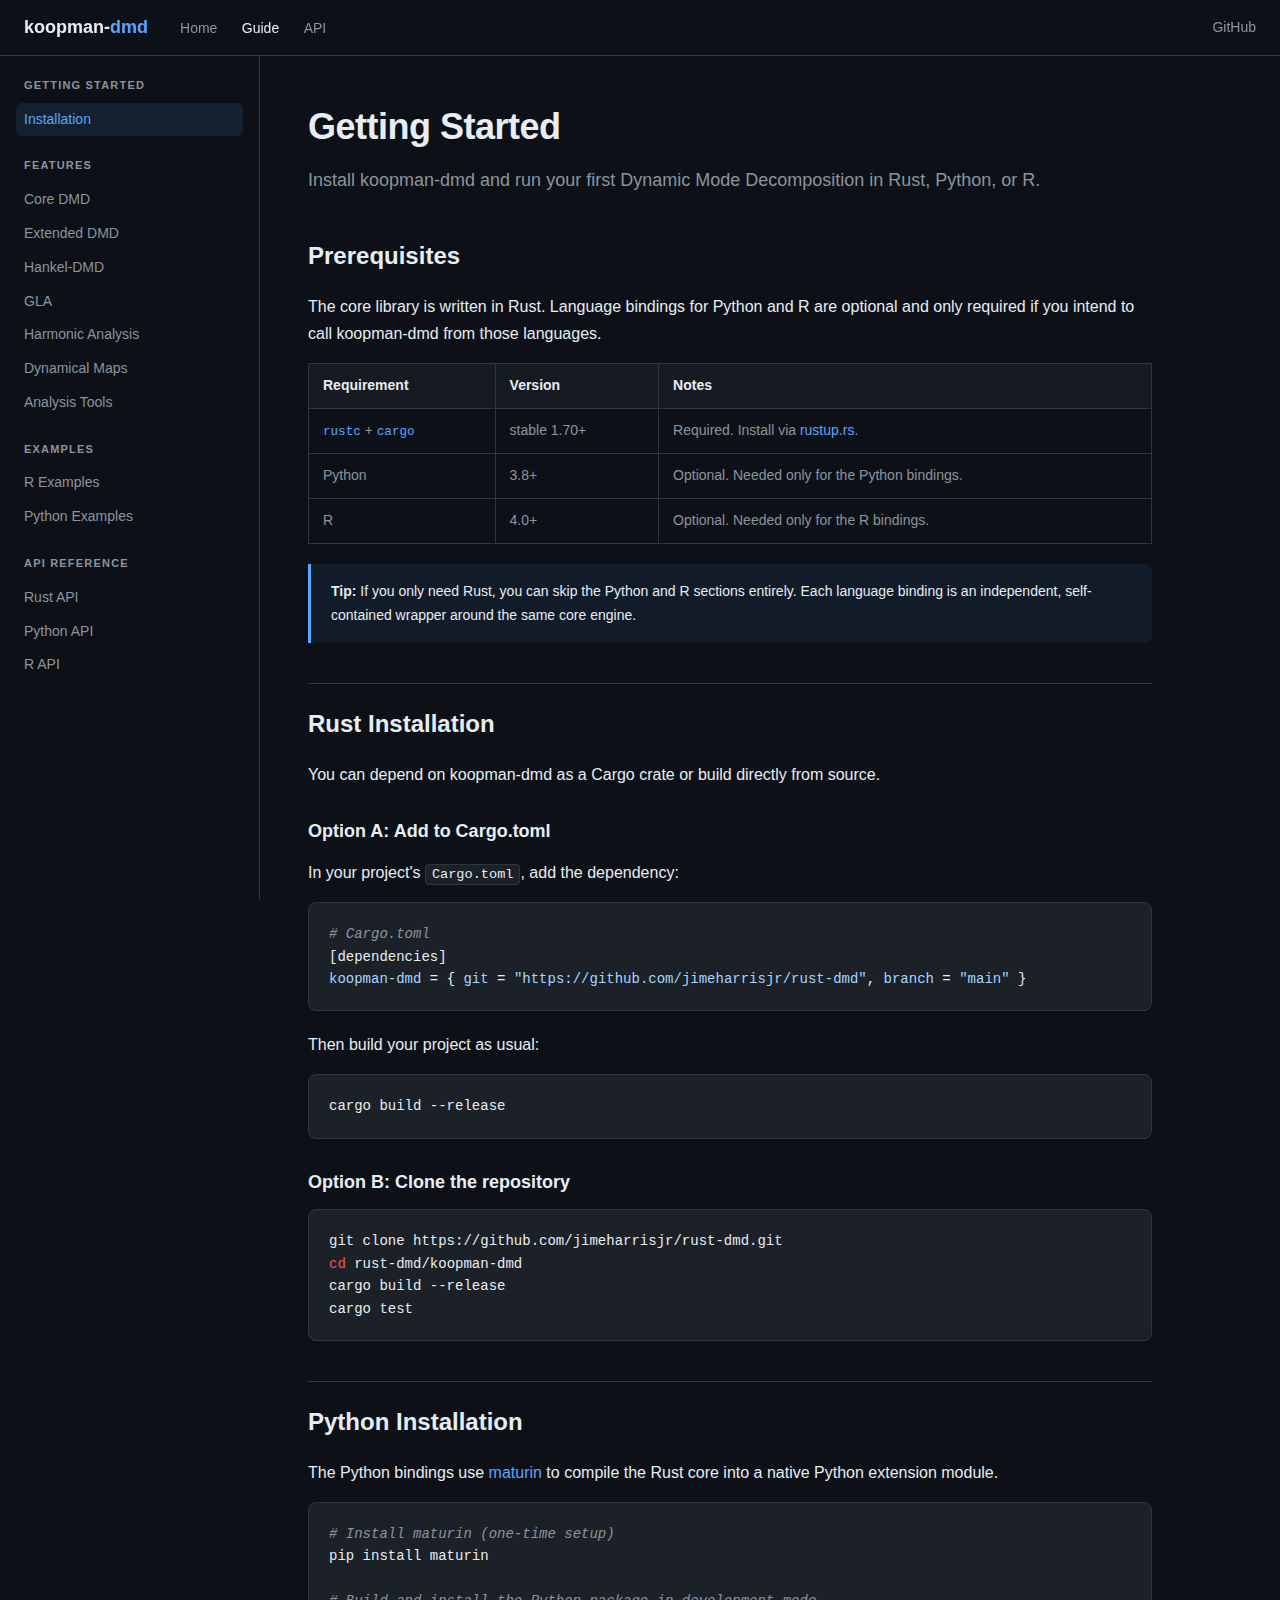
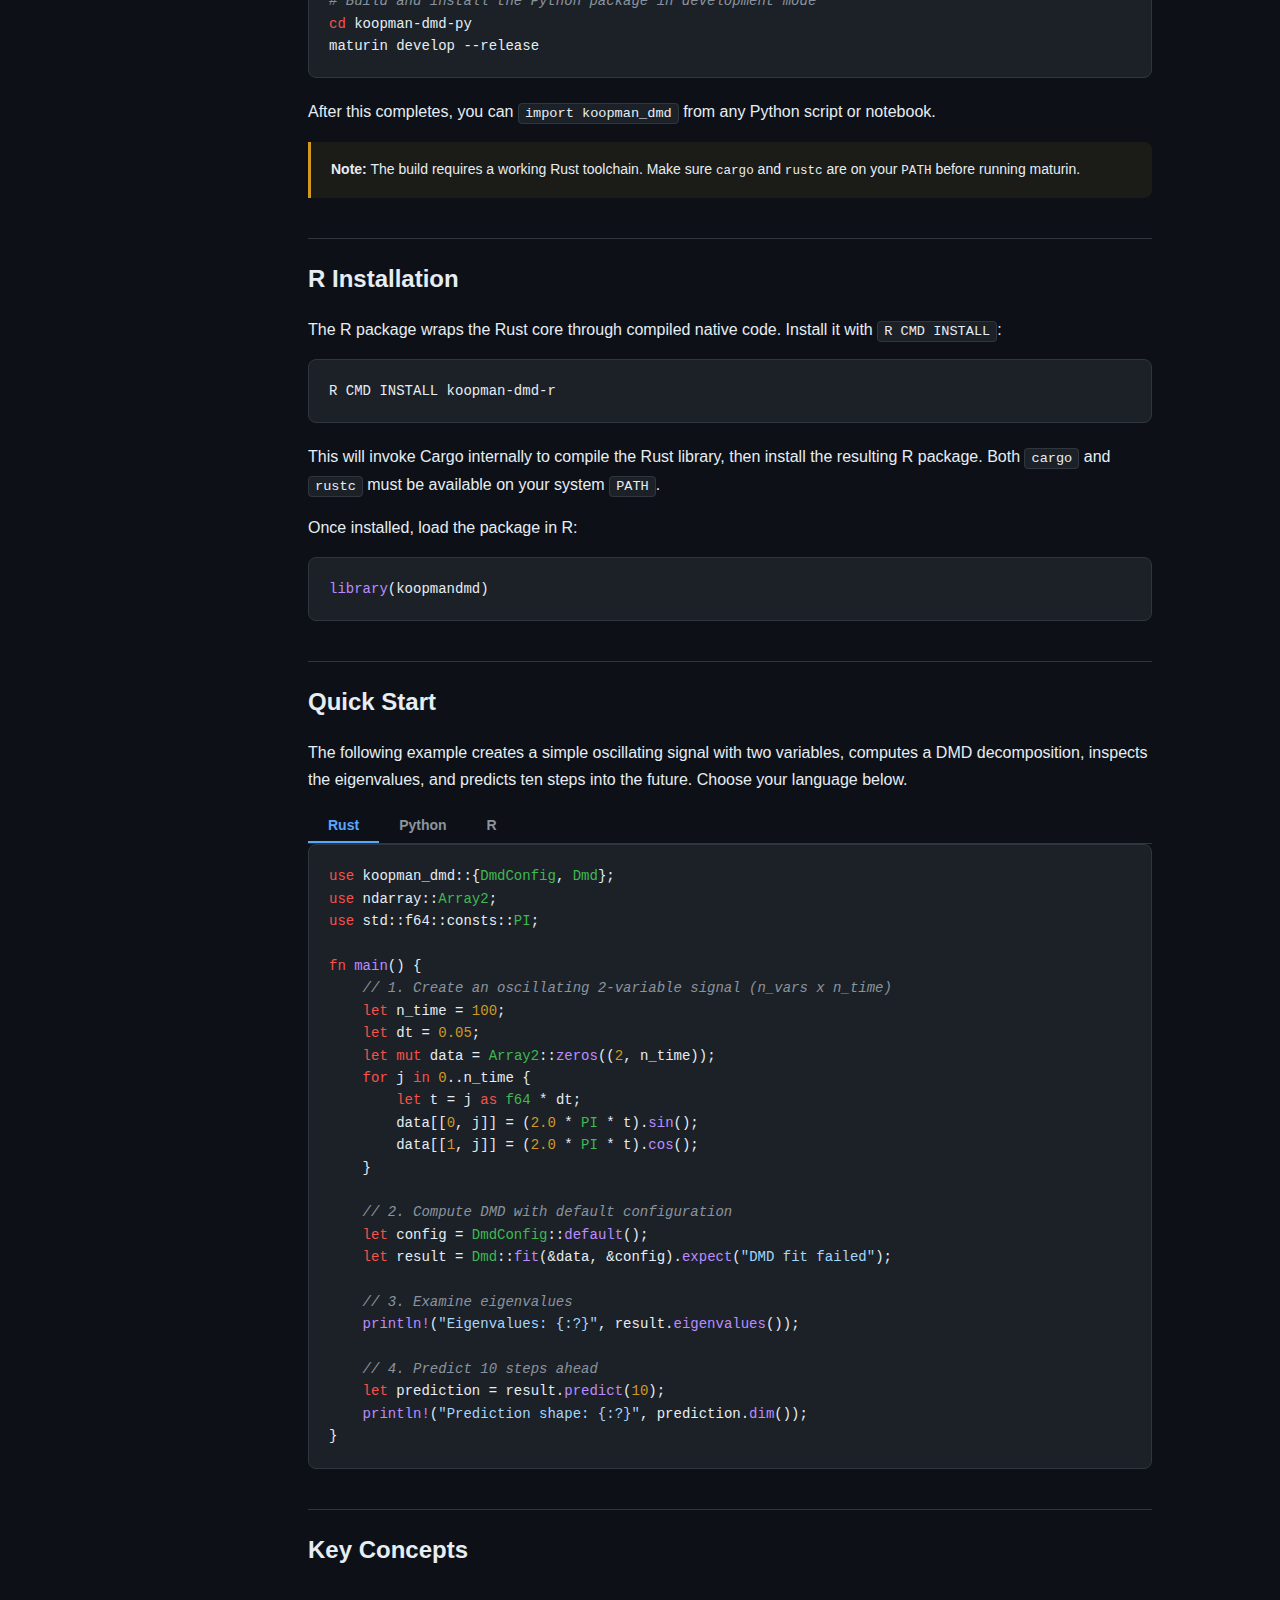
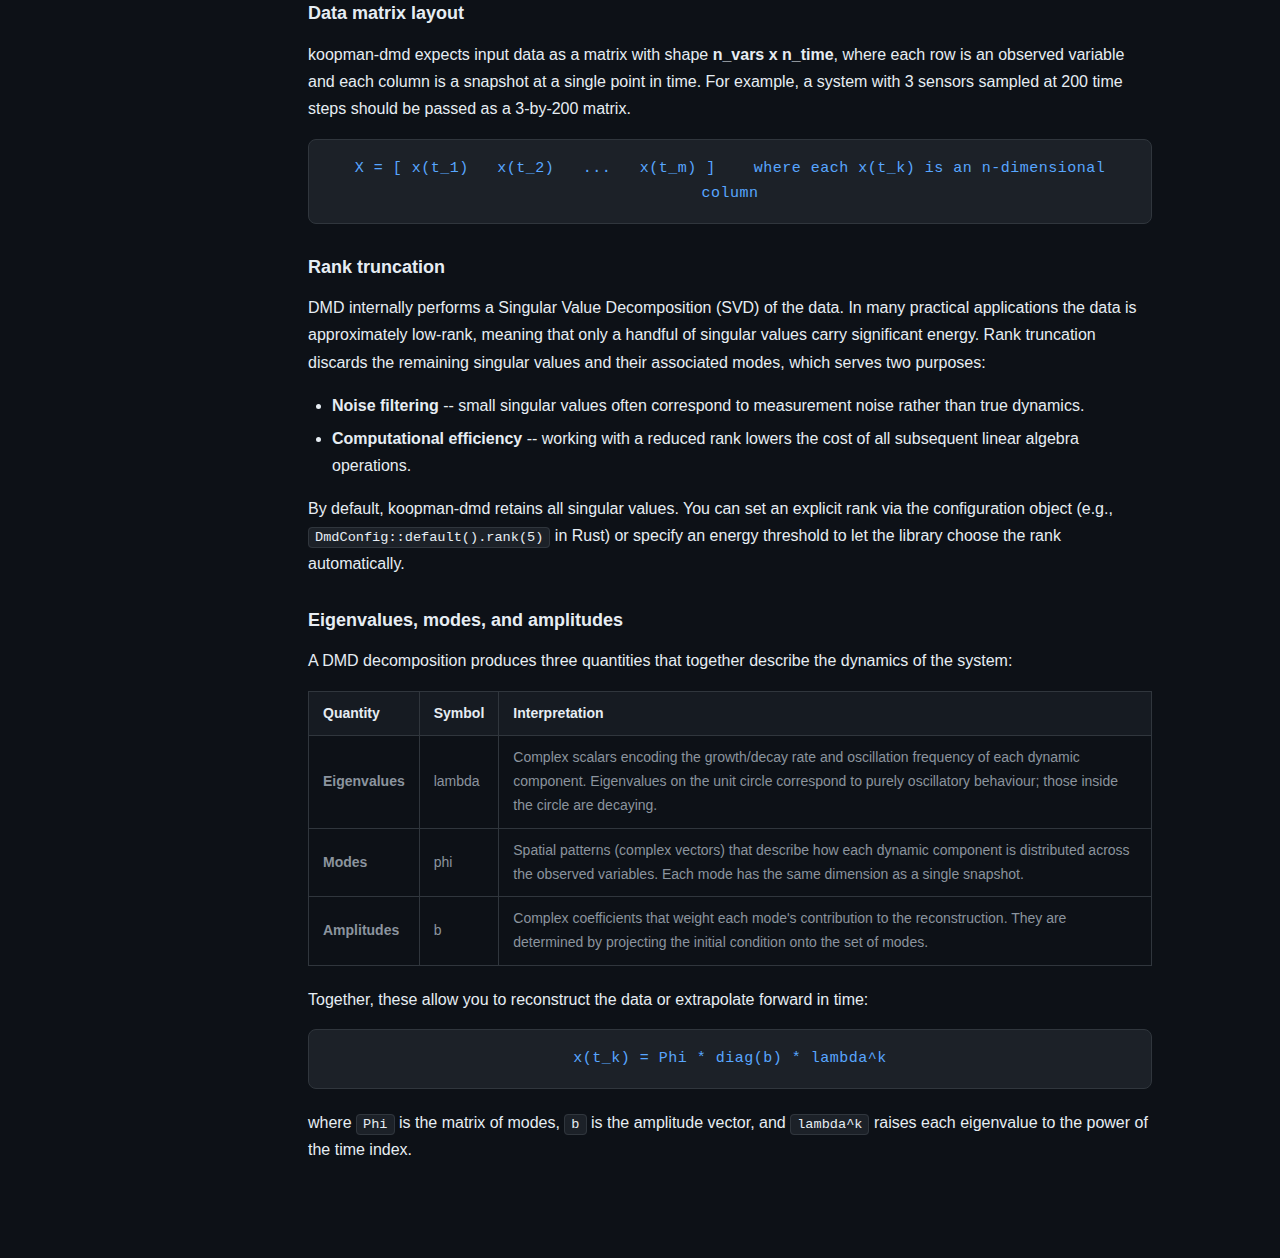
<file: docs/getting-started.html>
<!DOCTYPE html>
<html lang="en">
<head>
  <meta charset="UTF-8">
  <meta name="viewport" content="width=device-width, initial-scale=1.0">
  <title>Getting Started - koopman-dmd</title>
  <link rel="stylesheet" href="css/style.css">
</head>
<body>

  <!-- Top nav -->
  <header class="topnav">
    <a class="logo" href="index.html">koopman-<span>dmd</span></a>
    <nav>
      <a href="index.html">Home</a>
      <a href="getting-started.html" class="active">Guide</a>
      <a href="api-rust.html">API</a>
    </nav>
    <a class="gh-link" href="https://github.com/jimeharrisjr/rust-dmd">GitHub</a>
  </header>

  <div class="page-layout">

    <!-- Sidebar -->
    <aside class="sidebar">
      <h3>Getting Started</h3>
      <a href="getting-started.html">Installation</a>

      <h3>Features</h3>
      <a href="core-dmd.html">Core DMD</a>
      <a href="extended-dmd.html">Extended DMD</a>
      <a href="hankel-dmd.html">Hankel-DMD</a>
      <a href="gla.html">GLA</a>
      <a href="harmonic.html">Harmonic Analysis</a>
      <a href="maps.html">Dynamical Maps</a>
      <a href="analysis.html">Analysis Tools</a>

      <h3>Examples</h3>
    <a href="examples-r.html">R Examples</a>
    <a href="examples-python.html">Python Examples</a>

    <h3>API Reference</h3>
      <a href="api-rust.html">Rust API</a>
      <a href="api-python.html">Python API</a>
      <a href="api-r.html">R API</a>
    </aside>

    <!-- Main content -->
    <main class="content">
      <h1>Getting Started</h1>
      <p class="subtitle">Install koopman-dmd and run your first Dynamic Mode Decomposition in Rust, Python, or R.</p>

      <!-- ============================================================ -->
      <h2 id="prerequisites">Prerequisites</h2>

      <p>The core library is written in Rust. Language bindings for Python and R are optional and only required if you intend to call koopman-dmd from those languages.</p>

      <table>
        <thead>
          <tr>
            <th>Requirement</th>
            <th>Version</th>
            <th>Notes</th>
          </tr>
        </thead>
        <tbody>
          <tr>
            <td><code>rustc</code> + <code>cargo</code></td>
            <td>stable 1.70+</td>
            <td>Required. Install via <a href="https://rustup.rs">rustup.rs</a>.</td>
          </tr>
          <tr>
            <td>Python</td>
            <td>3.8+</td>
            <td>Optional. Needed only for the Python bindings.</td>
          </tr>
          <tr>
            <td>R</td>
            <td>4.0+</td>
            <td>Optional. Needed only for the R bindings.</td>
          </tr>
        </tbody>
      </table>

      <div class="info-box">
        <strong>Tip:</strong> If you only need Rust, you can skip the Python and R sections entirely. Each language binding is an independent, self-contained wrapper around the same core engine.
      </div>

      <!-- ============================================================ -->
      <h2 id="install-rust">Rust Installation</h2>

      <p>You can depend on koopman-dmd as a Cargo crate or build directly from source.</p>

      <h3>Option A: Add to Cargo.toml</h3>

      <p>In your project's <code>Cargo.toml</code>, add the dependency:</p>

<pre><code><span class="cm"># Cargo.toml</span>
[dependencies]
<span class="st">koopman-dmd</span> = { <span class="st">git</span> = <span class="st">"https://github.com/jimeharrisjr/rust-dmd"</span>, <span class="st">branch</span> = <span class="st">"main"</span> }</code></pre>

      <p>Then build your project as usual:</p>

<pre><code>cargo build --release</code></pre>

      <h3>Option B: Clone the repository</h3>

<pre><code>git clone https://github.com/jimeharrisjr/rust-dmd.git
<span class="kw">cd</span> rust-dmd/koopman-dmd
cargo build --release
cargo test</code></pre>

      <!-- ============================================================ -->
      <h2 id="install-python">Python Installation</h2>

      <p>The Python bindings use <a href="https://www.maturin.rs/">maturin</a> to compile the Rust core into a native Python extension module.</p>

<pre><code><span class="cm"># Install maturin (one-time setup)</span>
pip install maturin

<span class="cm"># Build and install the Python package in development mode</span>
<span class="kw">cd</span> koopman-dmd-py
maturin develop --release</code></pre>

      <p>After this completes, you can <code>import koopman_dmd</code> from any Python script or notebook.</p>

      <div class="info-box warn">
        <strong>Note:</strong> The build requires a working Rust toolchain. Make sure <code>cargo</code> and <code>rustc</code> are on your <code>PATH</code> before running maturin.
      </div>

      <!-- ============================================================ -->
      <h2 id="install-r">R Installation</h2>

      <p>The R package wraps the Rust core through compiled native code. Install it with <code>R CMD INSTALL</code>:</p>

<pre><code>R CMD INSTALL koopman-dmd-r</code></pre>

      <p>This will invoke Cargo internally to compile the Rust library, then install the resulting R package. Both <code>cargo</code> and <code>rustc</code> must be available on your system <code>PATH</code>.</p>

      <p>Once installed, load the package in R:</p>

<pre><code><span class="fn">library</span>(koopmandmd)</code></pre>

      <!-- ============================================================ -->
      <h2 id="quick-start">Quick Start</h2>

      <p>The following example creates a simple oscillating signal with two variables, computes a DMD decomposition, inspects the eigenvalues, and predicts ten steps into the future. Choose your language below.</p>

      <div class="lang-tabs">
        <button class="lang-tab active" data-lang="rust">Rust</button>
        <button class="lang-tab" data-lang="python">Python</button>
        <button class="lang-tab" data-lang="r">R</button>
      </div>

      <!-- Rust panel -->
      <div class="lang-panel active" data-lang="rust">
<pre><code><span class="kw">use</span> koopman_dmd::{<span class="ty">DmdConfig</span>, <span class="ty">Dmd</span>};
<span class="kw">use</span> ndarray::<span class="ty">Array2</span>;
<span class="kw">use</span> std::f64::consts::<span class="ty">PI</span>;

<span class="kw">fn</span> <span class="fn">main</span>() {
    <span class="cm">// 1. Create an oscillating 2-variable signal (n_vars x n_time)</span>
    <span class="kw">let</span> n_time = <span class="nu">100</span>;
    <span class="kw">let</span> dt = <span class="nu">0.05</span>;
    <span class="kw">let</span> <span class="kw">mut</span> data = <span class="ty">Array2</span>::<span class="fn">zeros</span>((<span class="nu">2</span>, n_time));
    <span class="kw">for</span> j <span class="kw">in</span> <span class="nu">0</span>..n_time {
        <span class="kw">let</span> t = j <span class="kw">as</span> <span class="ty">f64</span> * dt;
        data[[<span class="nu">0</span>, j]] = (<span class="nu">2.0</span> * <span class="ty">PI</span> * t).<span class="fn">sin</span>();
        data[[<span class="nu">1</span>, j]] = (<span class="nu">2.0</span> * <span class="ty">PI</span> * t).<span class="fn">cos</span>();
    }

    <span class="cm">// 2. Compute DMD with default configuration</span>
    <span class="kw">let</span> config = <span class="ty">DmdConfig</span>::<span class="fn">default</span>();
    <span class="kw">let</span> result = <span class="ty">Dmd</span>::<span class="fn">fit</span>(&amp;data, &amp;config).<span class="fn">expect</span>(<span class="st">"DMD fit failed"</span>);

    <span class="cm">// 3. Examine eigenvalues</span>
    <span class="fn">println!</span>(<span class="st">"Eigenvalues: {:?}"</span>, result.<span class="fn">eigenvalues</span>());

    <span class="cm">// 4. Predict 10 steps ahead</span>
    <span class="kw">let</span> prediction = result.<span class="fn">predict</span>(<span class="nu">10</span>);
    <span class="fn">println!</span>(<span class="st">"Prediction shape: {:?}"</span>, prediction.<span class="fn">dim</span>());
}</code></pre>
      </div>

      <!-- Python panel -->
      <div class="lang-panel" data-lang="python">
<pre><code><span class="kw">import</span> numpy <span class="kw">as</span> np
<span class="kw">import</span> koopman_dmd

<span class="cm"># 1. Create an oscillating 2-variable signal (n_vars x n_time)</span>
n_time = <span class="nu">100</span>
dt = <span class="nu">0.05</span>
t = np.<span class="fn">arange</span>(n_time) * dt
data = np.<span class="fn">array</span>([
    np.<span class="fn">sin</span>(<span class="nu">2</span> * np.pi * t),
    np.<span class="fn">cos</span>(<span class="nu">2</span> * np.pi * t),
])

<span class="cm"># 2. Compute DMD with default configuration</span>
result = koopman_dmd.<span class="fn">dmd</span>(data)

<span class="cm"># 3. Examine eigenvalues</span>
<span class="fn">print</span>(<span class="st">"Eigenvalues:"</span>, result.<span class="fn">eigenvalues</span>())

<span class="cm"># 4. Predict 10 steps ahead</span>
prediction = result.<span class="fn">predict</span>(<span class="nu">10</span>)
<span class="fn">print</span>(<span class="st">"Prediction shape:"</span>, prediction.shape)</code></pre>
      </div>

      <!-- R panel -->
      <div class="lang-panel" data-lang="r">
<pre><code><span class="fn">library</span>(koopmandmd)

<span class="cm"># 1. Create an oscillating 2-variable signal (n_vars x n_time)</span>
n_time <span class="op">&lt;-</span> <span class="nu">100</span>
dt <span class="op">&lt;-</span> <span class="nu">0.05</span>
t <span class="op">&lt;-</span> <span class="fn">seq</span>(<span class="nu">0</span>, by = dt, length.out = n_time)
data <span class="op">&lt;-</span> <span class="fn">rbind</span>(
  <span class="fn">sin</span>(<span class="nu">2</span> * pi * t),
  <span class="fn">cos</span>(<span class="nu">2</span> * pi * t)
)

<span class="cm"># 2. Compute DMD with default configuration</span>
result <span class="op">&lt;-</span> <span class="fn">dmd</span>(data)

<span class="cm"># 3. Examine eigenvalues</span>
<span class="fn">print</span>(result<span class="op">$</span>eigenvalues)

<span class="cm"># 4. Predict 10 steps ahead</span>
prediction <span class="op">&lt;-</span> <span class="fn">predict</span>(result, n_steps = <span class="nu">10</span>)
<span class="fn">print</span>(<span class="fn">dim</span>(prediction))</code></pre>
      </div>

      <!-- ============================================================ -->
      <h2 id="key-concepts">Key Concepts</h2>

      <h3>Data matrix layout</h3>

      <p>koopman-dmd expects input data as a matrix with shape
      <strong>n_vars x n_time</strong>, where each row is an observed variable
      and each column is a snapshot at a single point in time. For example, a
      system with 3 sensors sampled at 200 time steps should be passed as a
      3-by-200 matrix.</p>

      <div class="math">X = [ x(t_1) &nbsp; x(t_2) &nbsp; ... &nbsp; x(t_m) ] &nbsp;&nbsp; where each x(t_k) is an n-dimensional column</div>

      <h3>Rank truncation</h3>

      <p>DMD internally performs a Singular Value Decomposition (SVD) of the
      data. In many practical applications the data is approximately low-rank,
      meaning that only a handful of singular values carry significant energy.
      Rank truncation discards the remaining singular values and their
      associated modes, which serves two purposes:</p>

      <ul>
        <li><strong>Noise filtering</strong> -- small singular values often
        correspond to measurement noise rather than true dynamics.</li>
        <li><strong>Computational efficiency</strong> -- working with a reduced
        rank lowers the cost of all subsequent linear algebra operations.</li>
      </ul>

      <p>By default, koopman-dmd retains all singular values. You can set an
      explicit rank via the configuration object (e.g.,
      <code>DmdConfig::default().rank(5)</code> in Rust) or specify an energy
      threshold to let the library choose the rank automatically.</p>

      <h3>Eigenvalues, modes, and amplitudes</h3>

      <p>A DMD decomposition produces three quantities that together describe
      the dynamics of the system:</p>

      <table>
        <thead>
          <tr>
            <th>Quantity</th>
            <th>Symbol</th>
            <th>Interpretation</th>
          </tr>
        </thead>
        <tbody>
          <tr>
            <td><strong>Eigenvalues</strong></td>
            <td>lambda</td>
            <td>Complex scalars encoding the growth/decay rate and oscillation frequency of each dynamic component. Eigenvalues on the unit circle correspond to purely oscillatory behaviour; those inside the circle are decaying.</td>
          </tr>
          <tr>
            <td><strong>Modes</strong></td>
            <td>phi</td>
            <td>Spatial patterns (complex vectors) that describe how each dynamic component is distributed across the observed variables. Each mode has the same dimension as a single snapshot.</td>
          </tr>
          <tr>
            <td><strong>Amplitudes</strong></td>
            <td>b</td>
            <td>Complex coefficients that weight each mode's contribution to the reconstruction. They are determined by projecting the initial condition onto the set of modes.</td>
          </tr>
        </tbody>
      </table>

      <p>Together, these allow you to reconstruct the data or extrapolate
      forward in time:</p>

      <div class="math">x(t_k) = Phi * diag(b) * lambda^k</div>

      <p>where <code>Phi</code> is the matrix of modes, <code>b</code> is the
      amplitude vector, and <code>lambda^k</code> raises each eigenvalue to the
      power of the time index.</p>

    </main>
  </div>

  <script src="js/main.js"></script>
</body>
</html>
</file>
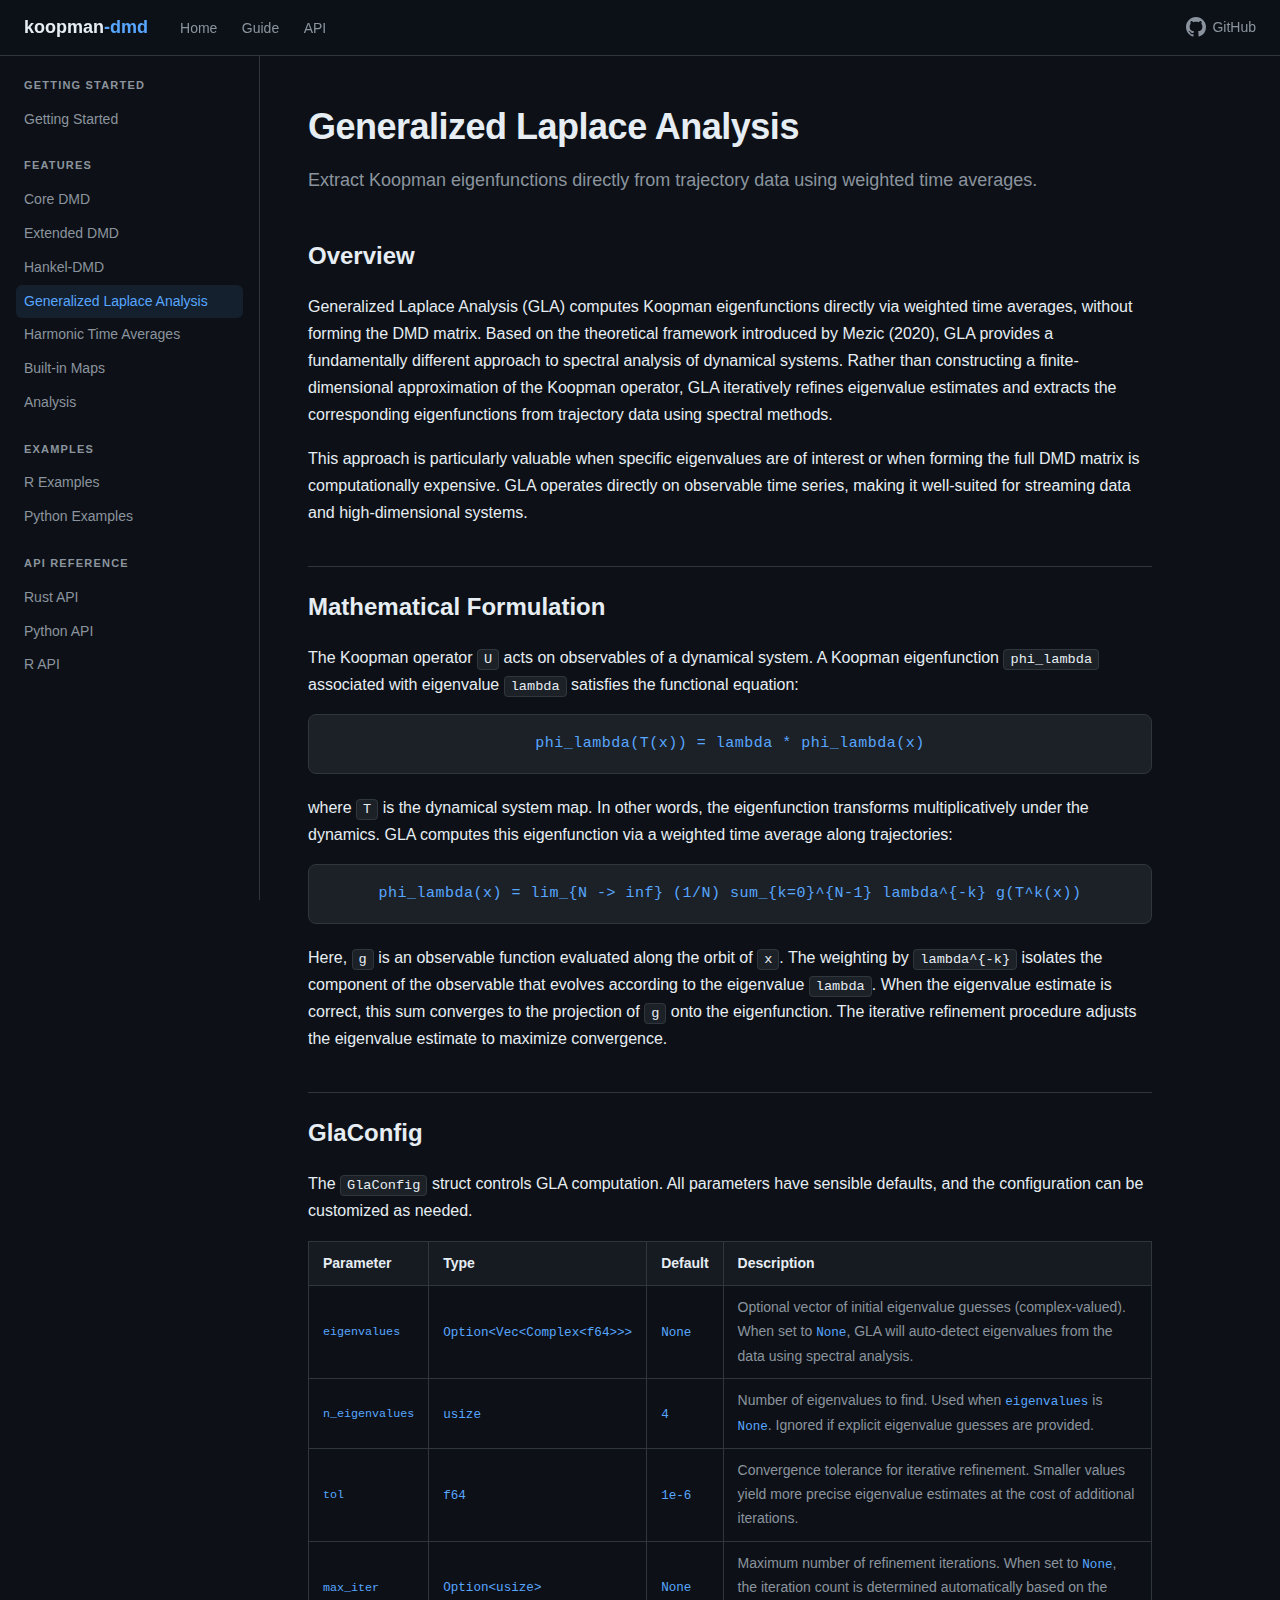
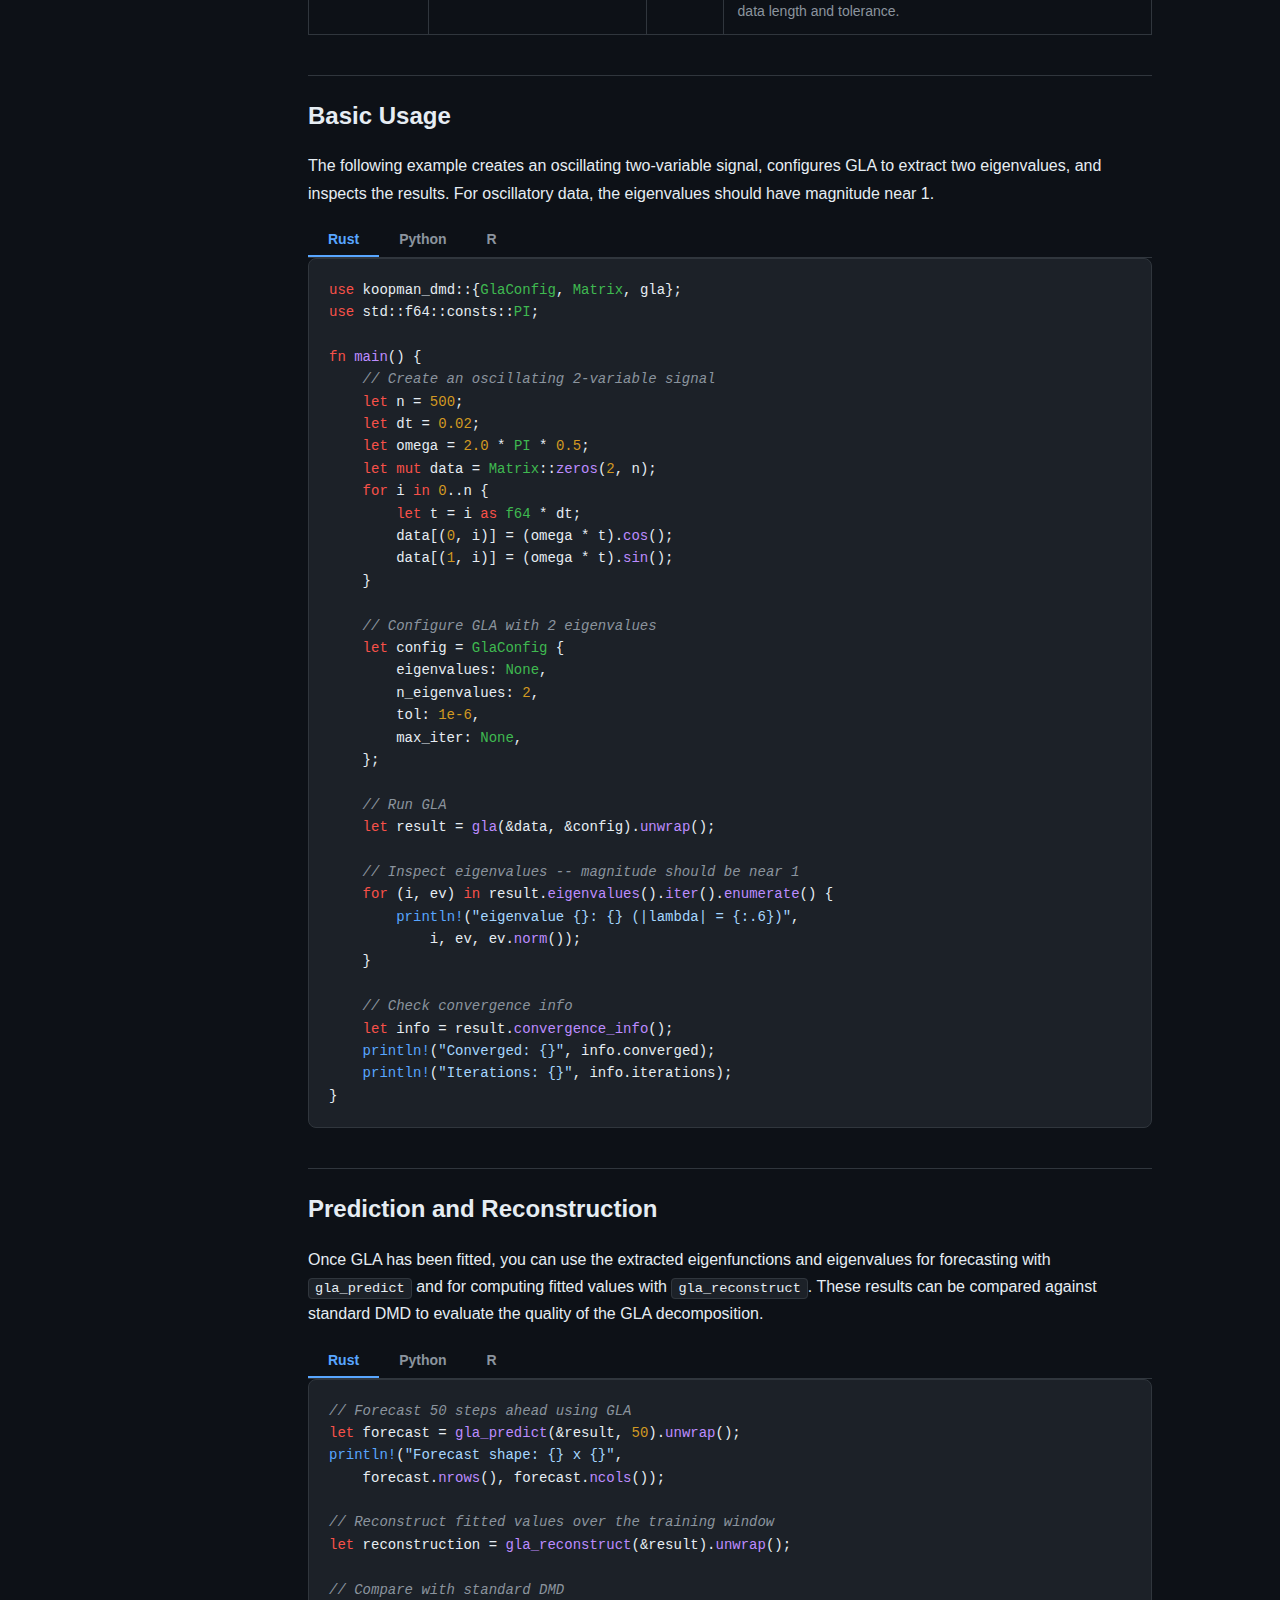
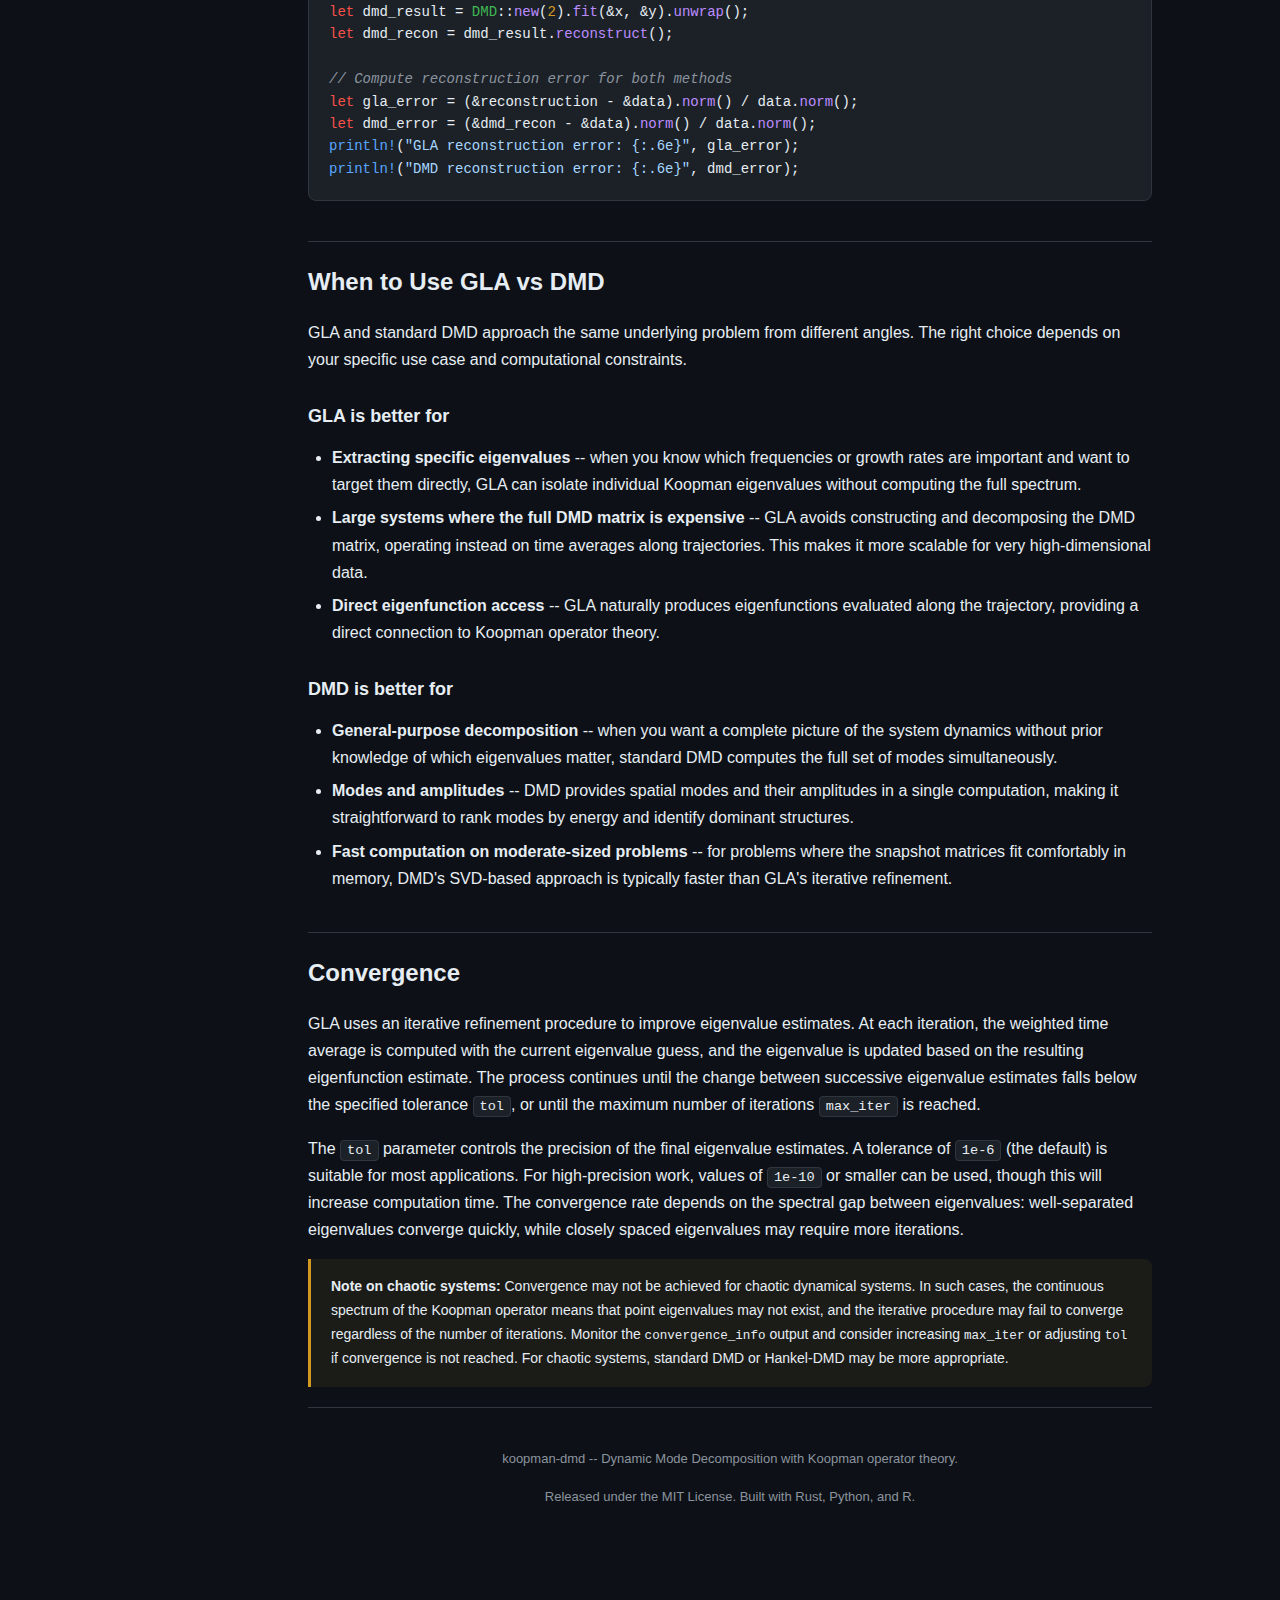
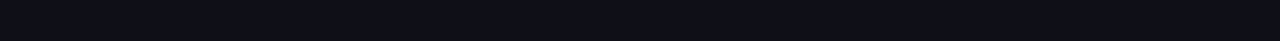
<file: docs/gla.html>
<!DOCTYPE html>
<html lang="en">
<head>
  <meta charset="UTF-8">
  <meta name="viewport" content="width=device-width, initial-scale=1.0">
  <title>Generalized Laplace Analysis -- koopman-dmd</title>
  <link rel="stylesheet" href="css/style.css">
</head>
<body>

  <!-- Top navigation -->
  <header class="topnav">
    <div class="logo">koopman<span>-dmd</span></div>
    <nav>
      <a href="index.html">Home</a>
      <a href="getting-started.html">Guide</a>
      <a href="api-rust.html">API</a>
    </nav>
    <a href="https://github.com/jimeharrisjr/rust-dmd" class="gh-link">
      <svg width="20" height="20" viewBox="0 0 16 16" fill="currentColor">
        <path d="M8 0C3.58 0 0 3.58 0 8c0 3.54 2.29 6.53 5.47 7.59.4.07.55-.17.55-.38
        0-.19-.01-.82-.01-1.49-2.01.37-2.53-.49-2.69-.94-.09-.23-.48-.94-.82-1.13-.28-.15
        -.68-.52-.01-.53.63-.01 1.08.58 1.23.82.72 1.21 1.87.87 2.33.66.07-.52.28-.87
        .51-1.07-1.78-.2-3.64-.89-3.64-3.95 0-.87.31-1.59.82-2.15-.08-.2-.36-1.02.08-2.12
        0 0 .67-.21 2.2.82.64-.18 1.32-.27 2-.27.68 0 1.36.09 2 .27 1.53-1.04 2.2-.82
        2.2-.82.44 1.1.16 1.92.08 2.12.51.56.82 1.27.82 2.15 0 3.07-1.87 3.75-3.65
        3.95.29.25.54.73.54 1.48 0 1.07-.01 1.93-.01 2.2 0 .21.15.46.55.38A8.013 8.013
        0 0016 8c0-4.42-3.58-8-8-8z"/>
      </svg>
      GitHub
    </a>
  </header>

  <div class="page-layout">

    <!-- Sidebar -->
    <aside class="sidebar">
      <h3>Getting Started</h3>
      <a href="getting-started.html">Getting Started</a>

      <h3>Features</h3>
      <a href="core-dmd.html">Core DMD</a>
      <a href="extended-dmd.html">Extended DMD</a>
      <a href="hankel-dmd.html">Hankel-DMD</a>
      <a href="gla.html" class="active">Generalized Laplace Analysis</a>
      <a href="harmonic.html">Harmonic Time Averages</a>
      <a href="maps.html">Built-in Maps</a>
      <a href="analysis.html">Analysis</a>

      <h3>Examples</h3>
    <a href="examples-r.html">R Examples</a>
    <a href="examples-python.html">Python Examples</a>

    <h3>API Reference</h3>
      <a href="api-rust.html">Rust API</a>
      <a href="api-python.html">Python API</a>
      <a href="api-r.html">R API</a>
    </aside>

    <!-- Main content -->
    <div class="content">

      <h1>Generalized Laplace Analysis</h1>
      <p class="subtitle">Extract Koopman eigenfunctions directly from trajectory data using weighted time averages.</p>

      <!-- Overview -->
      <h2>Overview</h2>
      <p>
        Generalized Laplace Analysis (GLA) computes Koopman eigenfunctions directly via
        weighted time averages, without forming the DMD matrix. Based on the theoretical
        framework introduced by Mezic (2020), GLA provides a fundamentally different
        approach to spectral analysis of dynamical systems. Rather than constructing a
        finite-dimensional approximation of the Koopman operator, GLA iteratively refines
        eigenvalue estimates and extracts the corresponding eigenfunctions from trajectory
        data using spectral methods.
      </p>
      <p>
        This approach is particularly valuable when specific eigenvalues are of interest
        or when forming the full DMD matrix is computationally expensive. GLA operates
        directly on observable time series, making it well-suited for streaming data and
        high-dimensional systems.
      </p>

      <!-- Mathematical formulation -->
      <h2>Mathematical Formulation</h2>
      <p>
        The Koopman operator <code>U</code> acts on observables of a dynamical system.
        A Koopman eigenfunction <code>phi_lambda</code> associated with eigenvalue
        <code>lambda</code> satisfies the functional equation:
      </p>
      <div class="math">
        phi_lambda(T(x)) = lambda * phi_lambda(x)
      </div>
      <p>
        where <code>T</code> is the dynamical system map. In other words, the eigenfunction
        transforms multiplicatively under the dynamics. GLA computes this eigenfunction via
        a weighted time average along trajectories:
      </p>
      <div class="math">
        phi_lambda(x) = lim_{N -> inf} (1/N) sum_{k=0}^{N-1} lambda^{-k} g(T^k(x))
      </div>
      <p>
        Here, <code>g</code> is an observable function evaluated along the orbit of
        <code>x</code>. The weighting by <code>lambda^{-k}</code> isolates the component
        of the observable that evolves according to the eigenvalue <code>lambda</code>.
        When the eigenvalue estimate is correct, this sum converges to the projection of
        <code>g</code> onto the eigenfunction. The iterative refinement procedure adjusts
        the eigenvalue estimate to maximize convergence.
      </p>

      <!-- GlaConfig parameters -->
      <h2>GlaConfig</h2>
      <p>
        The <code>GlaConfig</code> struct controls GLA computation. All parameters have
        sensible defaults, and the configuration can be customized as needed.
      </p>
      <table class="param-table">
        <thead>
          <tr>
            <th>Parameter</th>
            <th>Type</th>
            <th>Default</th>
            <th>Description</th>
          </tr>
        </thead>
        <tbody>
          <tr>
            <td><code>eigenvalues</code></td>
            <td><code>Option&lt;Vec&lt;Complex&lt;f64&gt;&gt;&gt;</code></td>
            <td><code>None</code></td>
            <td>Optional vector of initial eigenvalue guesses (complex-valued). When set to <code>None</code>, GLA will auto-detect eigenvalues from the data using spectral analysis.</td>
          </tr>
          <tr>
            <td><code>n_eigenvalues</code></td>
            <td><code>usize</code></td>
            <td><code>4</code></td>
            <td>Number of eigenvalues to find. Used when <code>eigenvalues</code> is <code>None</code>. Ignored if explicit eigenvalue guesses are provided.</td>
          </tr>
          <tr>
            <td><code>tol</code></td>
            <td><code>f64</code></td>
            <td><code>1e-6</code></td>
            <td>Convergence tolerance for iterative refinement. Smaller values yield more precise eigenvalue estimates at the cost of additional iterations.</td>
          </tr>
          <tr>
            <td><code>max_iter</code></td>
            <td><code>Option&lt;usize&gt;</code></td>
            <td><code>None</code></td>
            <td>Maximum number of refinement iterations. When set to <code>None</code>, the iteration count is determined automatically based on the data length and tolerance.</td>
          </tr>
        </tbody>
      </table>

      <!-- Basic usage -->
      <h2>Basic Usage</h2>
      <p>
        The following example creates an oscillating two-variable signal, configures GLA
        to extract two eigenvalues, and inspects the results. For oscillatory data, the
        eigenvalues should have magnitude near 1.
      </p>
      <div class="lang-tabs">
        <button class="lang-tab active" data-lang="rust">Rust</button>
        <button class="lang-tab" data-lang="python">Python</button>
        <button class="lang-tab" data-lang="r">R</button>
      </div>
      <div class="lang-panel active" data-lang="rust">
<pre><code><span class="kw">use</span> koopman_dmd::{<span class="ty">GlaConfig</span>, <span class="ty">Matrix</span>, gla};
<span class="kw">use</span> std::f64::consts::<span class="ty">PI</span>;

<span class="kw">fn</span> <span class="fn">main</span>() {
    <span class="cm">// Create an oscillating 2-variable signal</span>
    <span class="kw">let</span> n = <span class="nu">500</span>;
    <span class="kw">let</span> dt = <span class="nu">0.02</span>;
    <span class="kw">let</span> omega = <span class="nu">2.0</span> * <span class="ty">PI</span> * <span class="nu">0.5</span>;
    <span class="kw">let</span> <span class="kw">mut</span> data = <span class="ty">Matrix</span>::<span class="fn">zeros</span>(<span class="nu">2</span>, n);
    <span class="kw">for</span> i <span class="kw">in</span> <span class="nu">0</span>..n {
        <span class="kw">let</span> t = i <span class="kw">as</span> <span class="ty">f64</span> * dt;
        data[(<span class="nu">0</span>, i)] = (omega * t).<span class="fn">cos</span>();
        data[(<span class="nu">1</span>, i)] = (omega * t).<span class="fn">sin</span>();
    }

    <span class="cm">// Configure GLA with 2 eigenvalues</span>
    <span class="kw">let</span> config = <span class="ty">GlaConfig</span> {
        eigenvalues: <span class="ty">None</span>,
        n_eigenvalues: <span class="nu">2</span>,
        tol: <span class="nu">1e-6</span>,
        max_iter: <span class="ty">None</span>,
    };

    <span class="cm">// Run GLA</span>
    <span class="kw">let</span> result = <span class="fn">gla</span>(&amp;data, &amp;config).<span class="fn">unwrap</span>();

    <span class="cm">// Inspect eigenvalues -- magnitude should be near 1</span>
    <span class="kw">for</span> (i, ev) <span class="kw">in</span> result.<span class="fn">eigenvalues</span>().<span class="fn">iter</span>().<span class="fn">enumerate</span>() {
        <span class="mc">println!</span>(<span class="st">"eigenvalue {}: {} (|lambda| = {:.6})"</span>,
            i, ev, ev.<span class="fn">norm</span>());
    }

    <span class="cm">// Check convergence info</span>
    <span class="kw">let</span> info = result.<span class="fn">convergence_info</span>();
    <span class="mc">println!</span>(<span class="st">"Converged: {}"</span>, info.converged);
    <span class="mc">println!</span>(<span class="st">"Iterations: {}"</span>, info.iterations);
}</code></pre>
      </div>
      <div class="lang-panel" data-lang="python">
<pre><code><span class="kw">import</span> koopman_dmd <span class="kw">as</span> kdmd
<span class="kw">import</span> numpy <span class="kw">as</span> np

<span class="cm"># Create an oscillating 2-variable signal</span>
n = <span class="nu">500</span>
dt = <span class="nu">0.02</span>
omega = <span class="nu">2.0</span> * np.pi * <span class="nu">0.5</span>
t = np.<span class="fn">arange</span>(n) * dt
data = np.<span class="fn">vstack</span>([np.<span class="fn">cos</span>(omega * t), np.<span class="fn">sin</span>(omega * t)])

<span class="cm"># Configure GLA with 2 eigenvalues</span>
config = kdmd.<span class="fn">GlaConfig</span>(
    eigenvalues=<span class="ty">None</span>,
    n_eigenvalues=<span class="nu">2</span>,
    tol=<span class="nu">1e-6</span>,
    max_iter=<span class="ty">None</span>,
)

<span class="cm"># Run GLA</span>
result = kdmd.<span class="fn">gla</span>(data, config)

<span class="cm"># Inspect eigenvalues -- magnitude should be near 1</span>
<span class="kw">for</span> i, ev <span class="kw">in</span> <span class="fn">enumerate</span>(result.<span class="fn">eigenvalues</span>()):
    <span class="fn">print</span>(<span class="st">f"eigenvalue </span>{i}<span class="st">: </span>{ev}<span class="st"> (|lambda| = </span>{<span class="fn">abs</span>(ev):<span class="st">.6f})</span><span class="st">"</span>)

<span class="cm"># Check convergence info</span>
info = result.<span class="fn">convergence_info</span>()
<span class="fn">print</span>(<span class="st">f"Converged: </span>{info.converged}<span class="st">"</span>)
<span class="fn">print</span>(<span class="st">f"Iterations: </span>{info.iterations}<span class="st">"</span>)</code></pre>
      </div>
      <div class="lang-panel" data-lang="r">
<pre><code><span class="fn">library</span>(koopman.dmd)

<span class="cm"># Create an oscillating 2-variable signal</span>
n <span class="op">&lt;-</span> <span class="nu">500</span>
dt <span class="op">&lt;-</span> <span class="nu">0.02</span>
omega <span class="op">&lt;-</span> <span class="nu">2</span> * pi * <span class="nu">0.5</span>
t <span class="op">&lt;-</span> (<span class="nu">0</span>:(n - <span class="nu">1</span>)) * dt
data <span class="op">&lt;-</span> <span class="fn">rbind</span>(<span class="fn">cos</span>(omega * t), <span class="fn">sin</span>(omega * t))

<span class="cm"># Configure GLA with 2 eigenvalues</span>
config <span class="op">&lt;-</span> <span class="fn">gla_config</span>(
  eigenvalues = <span class="ty">NULL</span>,
  n_eigenvalues = <span class="nu">2</span>,
  tol = <span class="nu">1e-6</span>,
  max_iter = <span class="ty">NULL</span>
)

<span class="cm"># Run GLA</span>
result <span class="op">&lt;-</span> <span class="fn">gla</span>(data, config)

<span class="cm"># Inspect eigenvalues -- magnitude should be near 1</span>
evs <span class="op">&lt;-</span> result<span class="op">$</span><span class="fn">eigenvalues</span>()
<span class="kw">for</span> (i <span class="kw">in</span> <span class="fn">seq_along</span>(evs)) {
  <span class="fn">cat</span>(<span class="fn">sprintf</span>(<span class="st">"eigenvalue %d: %s (|lambda| = %.6f)\n"</span>,
      i, evs[i], <span class="fn">Mod</span>(evs[i])))
}

<span class="cm"># Check convergence info</span>
info <span class="op">&lt;-</span> result<span class="op">$</span><span class="fn">convergence_info</span>()
<span class="fn">cat</span>(<span class="st">"Converged:"</span>, info<span class="op">$</span>converged, <span class="st">"\n"</span>)
<span class="fn">cat</span>(<span class="st">"Iterations:"</span>, info<span class="op">$</span>iterations, <span class="st">"\n"</span>)</code></pre>
      </div>

      <!-- Prediction and reconstruction -->
      <h2>Prediction and Reconstruction</h2>
      <p>
        Once GLA has been fitted, you can use the extracted eigenfunctions and eigenvalues
        for forecasting with <code>gla_predict</code> and for computing fitted values with
        <code>gla_reconstruct</code>. These results can be compared against standard DMD
        to evaluate the quality of the GLA decomposition.
      </p>
      <div class="lang-tabs">
        <button class="lang-tab active" data-lang="rust">Rust</button>
        <button class="lang-tab" data-lang="python">Python</button>
        <button class="lang-tab" data-lang="r">R</button>
      </div>
      <div class="lang-panel active" data-lang="rust">
<pre><code><span class="cm">// Forecast 50 steps ahead using GLA</span>
<span class="kw">let</span> forecast = <span class="fn">gla_predict</span>(&amp;result, <span class="nu">50</span>).<span class="fn">unwrap</span>();
<span class="mc">println!</span>(<span class="st">"Forecast shape: {} x {}"</span>,
    forecast.<span class="fn">nrows</span>(), forecast.<span class="fn">ncols</span>());

<span class="cm">// Reconstruct fitted values over the training window</span>
<span class="kw">let</span> reconstruction = <span class="fn">gla_reconstruct</span>(&amp;result).<span class="fn">unwrap</span>();

<span class="cm">// Compare with standard DMD</span>
<span class="kw">let</span> dmd_result = <span class="ty">DMD</span>::<span class="fn">new</span>(<span class="nu">2</span>).<span class="fn">fit</span>(&amp;x, &amp;y).<span class="fn">unwrap</span>();
<span class="kw">let</span> dmd_recon = dmd_result.<span class="fn">reconstruct</span>();

<span class="cm">// Compute reconstruction error for both methods</span>
<span class="kw">let</span> gla_error = (&amp;reconstruction - &amp;data).<span class="fn">norm</span>() / data.<span class="fn">norm</span>();
<span class="kw">let</span> dmd_error = (&amp;dmd_recon - &amp;data).<span class="fn">norm</span>() / data.<span class="fn">norm</span>();
<span class="mc">println!</span>(<span class="st">"GLA reconstruction error: {:.6e}"</span>, gla_error);
<span class="mc">println!</span>(<span class="st">"DMD reconstruction error: {:.6e}"</span>, dmd_error);</code></pre>
      </div>
      <div class="lang-panel" data-lang="python">
<pre><code><span class="cm"># Forecast 50 steps ahead using GLA</span>
forecast = kdmd.<span class="fn">gla_predict</span>(result, n_steps=<span class="nu">50</span>)
<span class="fn">print</span>(<span class="st">f"Forecast shape: </span>{forecast.shape}<span class="st">"</span>)

<span class="cm"># Reconstruct fitted values over the training window</span>
reconstruction = kdmd.<span class="fn">gla_reconstruct</span>(result)

<span class="cm"># Compare with standard DMD</span>
dmd = kdmd.<span class="fn">DMD</span>(rank=<span class="nu">2</span>)
dmd_result = dmd.<span class="fn">fit</span>(data[:, :-<span class="nu">1</span>], data[:, <span class="nu">1</span>:])
dmd_recon = dmd_result.<span class="fn">reconstruct</span>()

<span class="cm"># Compute reconstruction error for both methods</span>
gla_error = np.linalg.<span class="fn">norm</span>(reconstruction - data) / np.linalg.<span class="fn">norm</span>(data)
dmd_error = np.linalg.<span class="fn">norm</span>(dmd_recon - data) / np.linalg.<span class="fn">norm</span>(data)
<span class="fn">print</span>(<span class="st">f"GLA reconstruction error: </span>{gla_error:<span class="st">.6e}</span><span class="st">"</span>)
<span class="fn">print</span>(<span class="st">f"DMD reconstruction error: </span>{dmd_error:<span class="st">.6e}</span><span class="st">"</span>)</code></pre>
      </div>
      <div class="lang-panel" data-lang="r">
<pre><code><span class="cm"># Forecast 50 steps ahead using GLA</span>
forecast <span class="op">&lt;-</span> <span class="fn">gla_predict</span>(result, n_steps = <span class="nu">50</span>)
<span class="fn">cat</span>(<span class="st">"Forecast dimensions:"</span>, <span class="fn">dim</span>(forecast), <span class="st">"\n"</span>)

<span class="cm"># Reconstruct fitted values over the training window</span>
reconstruction <span class="op">&lt;-</span> <span class="fn">gla_reconstruct</span>(result)

<span class="cm"># Compare with standard DMD</span>
x <span class="op">&lt;-</span> data[, <span class="nu">1</span>:(n - <span class="nu">1</span>)]
y <span class="op">&lt;-</span> data[, <span class="nu">2</span>:n]
dmd_result <span class="op">&lt;-</span> <span class="fn">dmd_fit</span>(x, y, rank = <span class="nu">2</span>)
dmd_recon <span class="op">&lt;-</span> dmd_result<span class="op">$</span><span class="fn">reconstruct</span>()

<span class="cm"># Compute reconstruction error for both methods</span>
gla_error <span class="op">&lt;-</span> <span class="fn">norm</span>(reconstruction - data, <span class="st">"F"</span>) / <span class="fn">norm</span>(data, <span class="st">"F"</span>)
dmd_error <span class="op">&lt;-</span> <span class="fn">norm</span>(dmd_recon - data, <span class="st">"F"</span>) / <span class="fn">norm</span>(data, <span class="st">"F"</span>)
<span class="fn">cat</span>(<span class="fn">sprintf</span>(<span class="st">"GLA reconstruction error: %.6e\n"</span>, gla_error))
<span class="fn">cat</span>(<span class="fn">sprintf</span>(<span class="st">"DMD reconstruction error: %.6e\n"</span>, dmd_error))</code></pre>
      </div>

      <!-- When to use GLA vs DMD -->
      <h2>When to Use GLA vs DMD</h2>
      <p>
        GLA and standard DMD approach the same underlying problem from different angles.
        The right choice depends on your specific use case and computational constraints.
      </p>

      <h3>GLA is better for</h3>
      <ul>
        <li><strong>Extracting specific eigenvalues</strong> -- when you know which frequencies
          or growth rates are important and want to target them directly, GLA can isolate
          individual Koopman eigenvalues without computing the full spectrum.</li>
        <li><strong>Large systems where the full DMD matrix is expensive</strong> -- GLA avoids
          constructing and decomposing the DMD matrix, operating instead on time averages
          along trajectories. This makes it more scalable for very high-dimensional data.</li>
        <li><strong>Direct eigenfunction access</strong> -- GLA naturally produces
          eigenfunctions evaluated along the trajectory, providing a direct connection
          to Koopman operator theory.</li>
      </ul>

      <h3>DMD is better for</h3>
      <ul>
        <li><strong>General-purpose decomposition</strong> -- when you want a complete
          picture of the system dynamics without prior knowledge of which eigenvalues
          matter, standard DMD computes the full set of modes simultaneously.</li>
        <li><strong>Modes and amplitudes</strong> -- DMD provides spatial modes and their
          amplitudes in a single computation, making it straightforward to rank modes
          by energy and identify dominant structures.</li>
        <li><strong>Fast computation on moderate-sized problems</strong> -- for problems
          where the snapshot matrices fit comfortably in memory, DMD's SVD-based approach
          is typically faster than GLA's iterative refinement.</li>
      </ul>

      <!-- Convergence -->
      <h2>Convergence</h2>
      <p>
        GLA uses an iterative refinement procedure to improve eigenvalue estimates. At each
        iteration, the weighted time average is computed with the current eigenvalue guess,
        and the eigenvalue is updated based on the resulting eigenfunction estimate. The
        process continues until the change between successive eigenvalue estimates falls
        below the specified tolerance <code>tol</code>, or until the maximum number of
        iterations <code>max_iter</code> is reached.
      </p>
      <p>
        The <code>tol</code> parameter controls the precision of the final eigenvalue
        estimates. A tolerance of <code>1e-6</code> (the default) is suitable for most
        applications. For high-precision work, values of <code>1e-10</code> or smaller
        can be used, though this will increase computation time. The convergence rate
        depends on the spectral gap between eigenvalues: well-separated eigenvalues
        converge quickly, while closely spaced eigenvalues may require more iterations.
      </p>
      <div class="info-box warn">
        <strong>Note on chaotic systems:</strong> Convergence may not be achieved for
        chaotic dynamical systems. In such cases, the continuous spectrum of the Koopman
        operator means that point eigenvalues may not exist, and the iterative procedure
        may fail to converge regardless of the number of iterations. Monitor the
        <code>convergence_info</code> output and consider increasing <code>max_iter</code>
        or adjusting <code>tol</code> if convergence is not reached. For chaotic systems,
        standard DMD or Hankel-DMD may be more appropriate.
      </div>

      <!-- Footer -->
      <footer class="footer">
        <p>koopman-dmd -- Dynamic Mode Decomposition with Koopman operator theory.</p>
        <p>Released under the MIT License. Built with Rust, Python, and R.</p>
      </footer>

    </div>
  </div>

  <script src="js/main.js"></script>
</body>
</html>
</file>
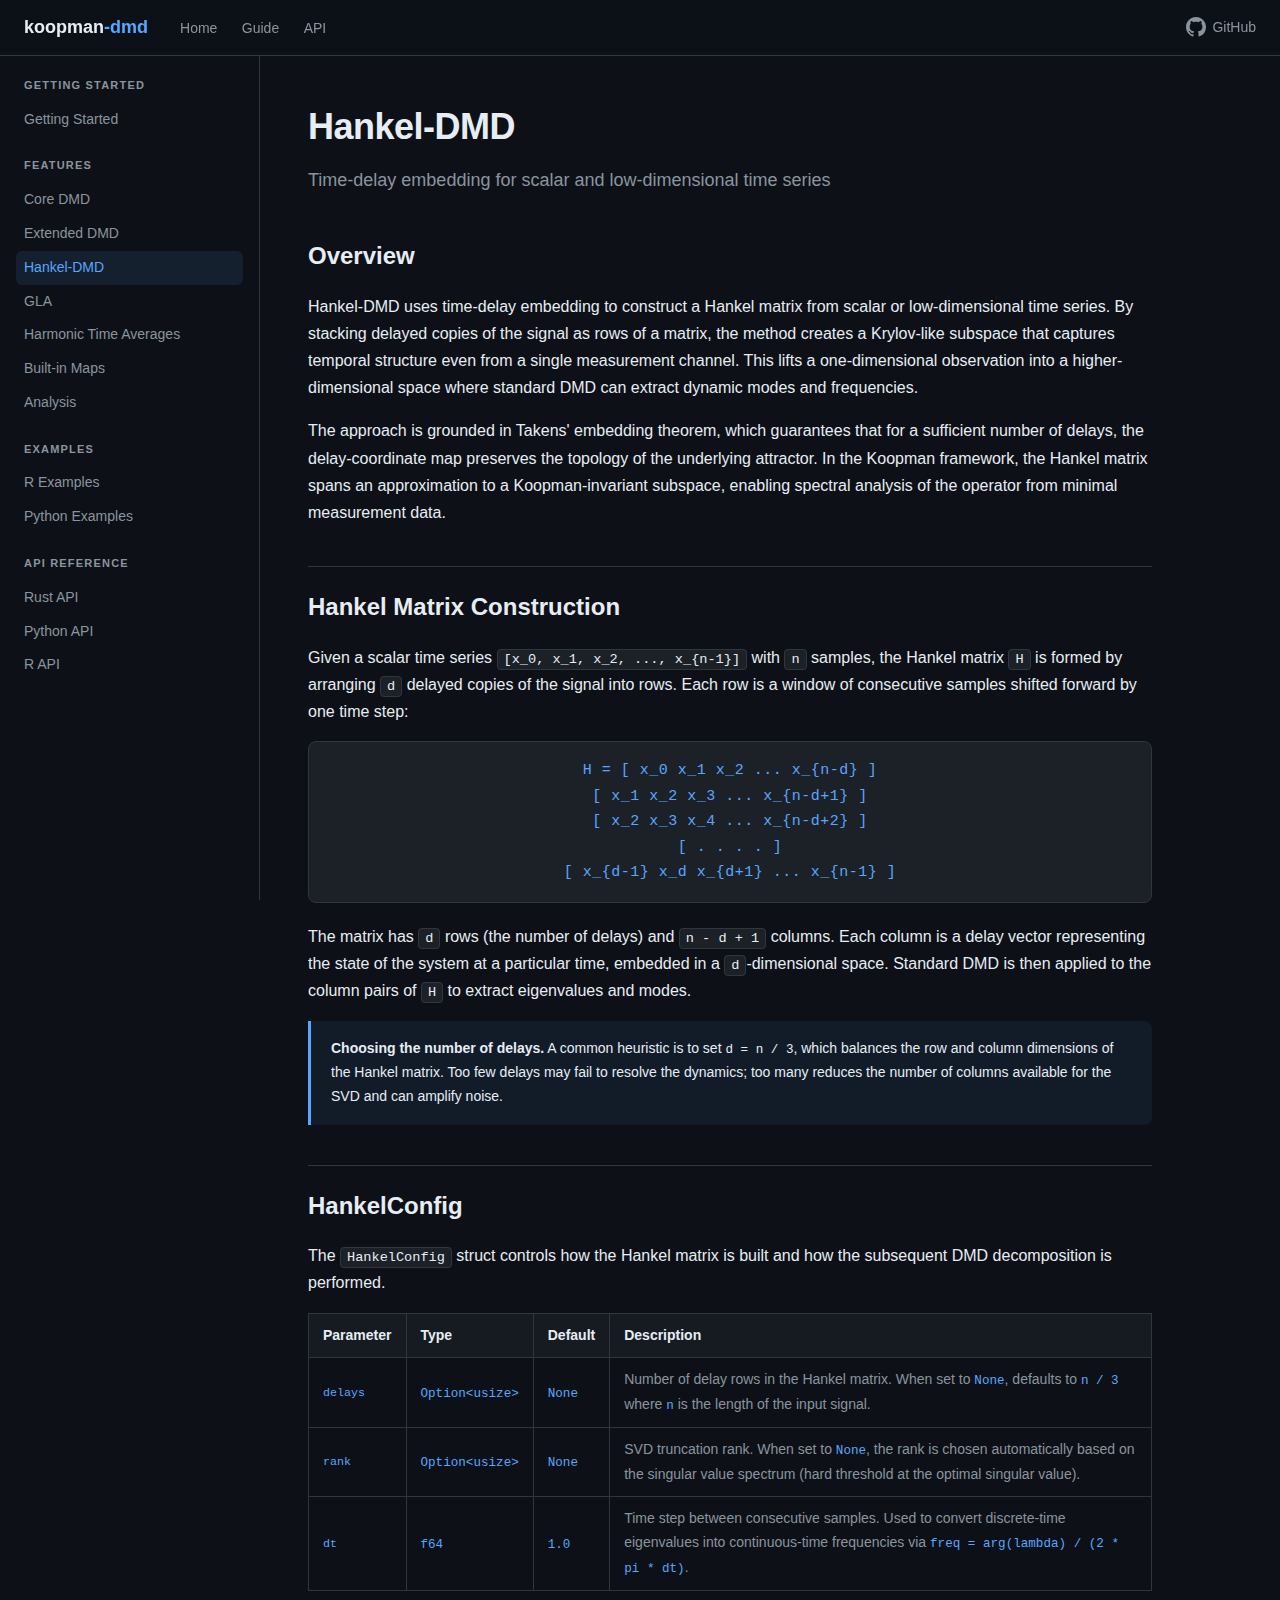
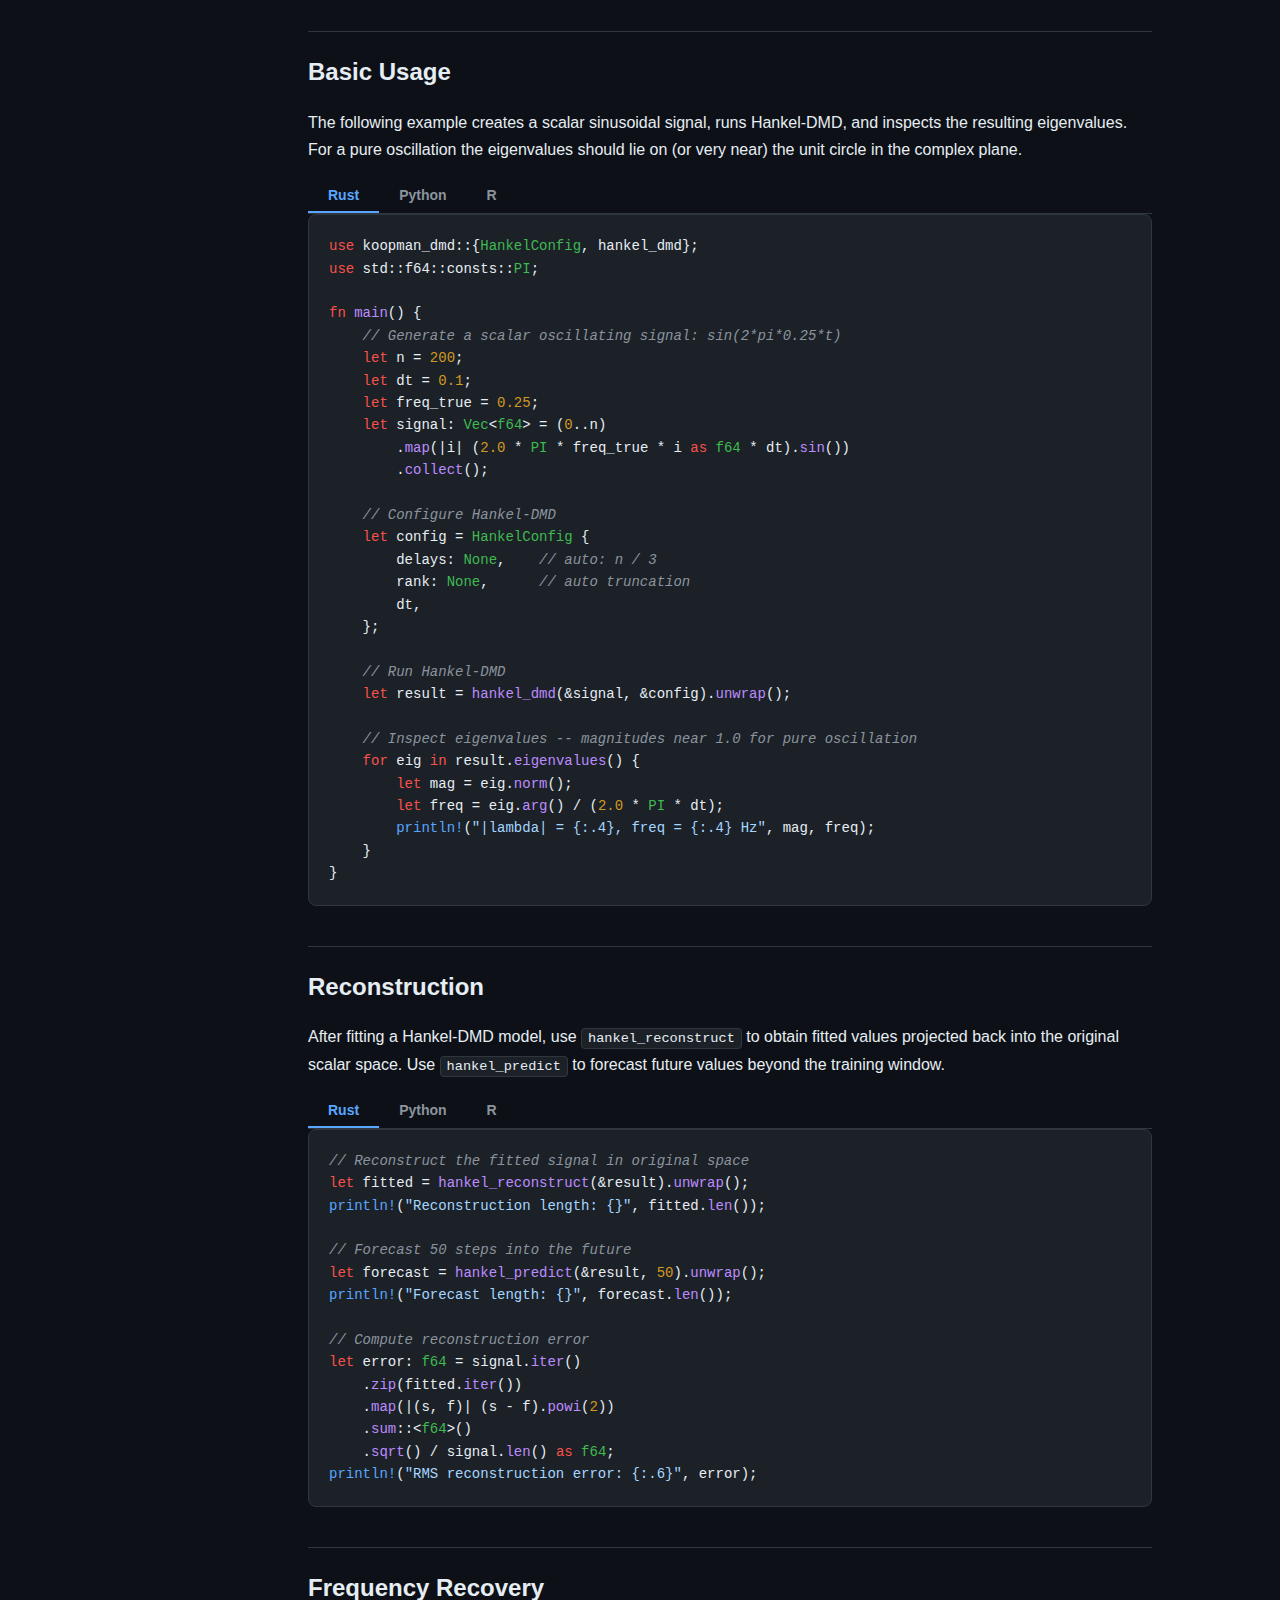
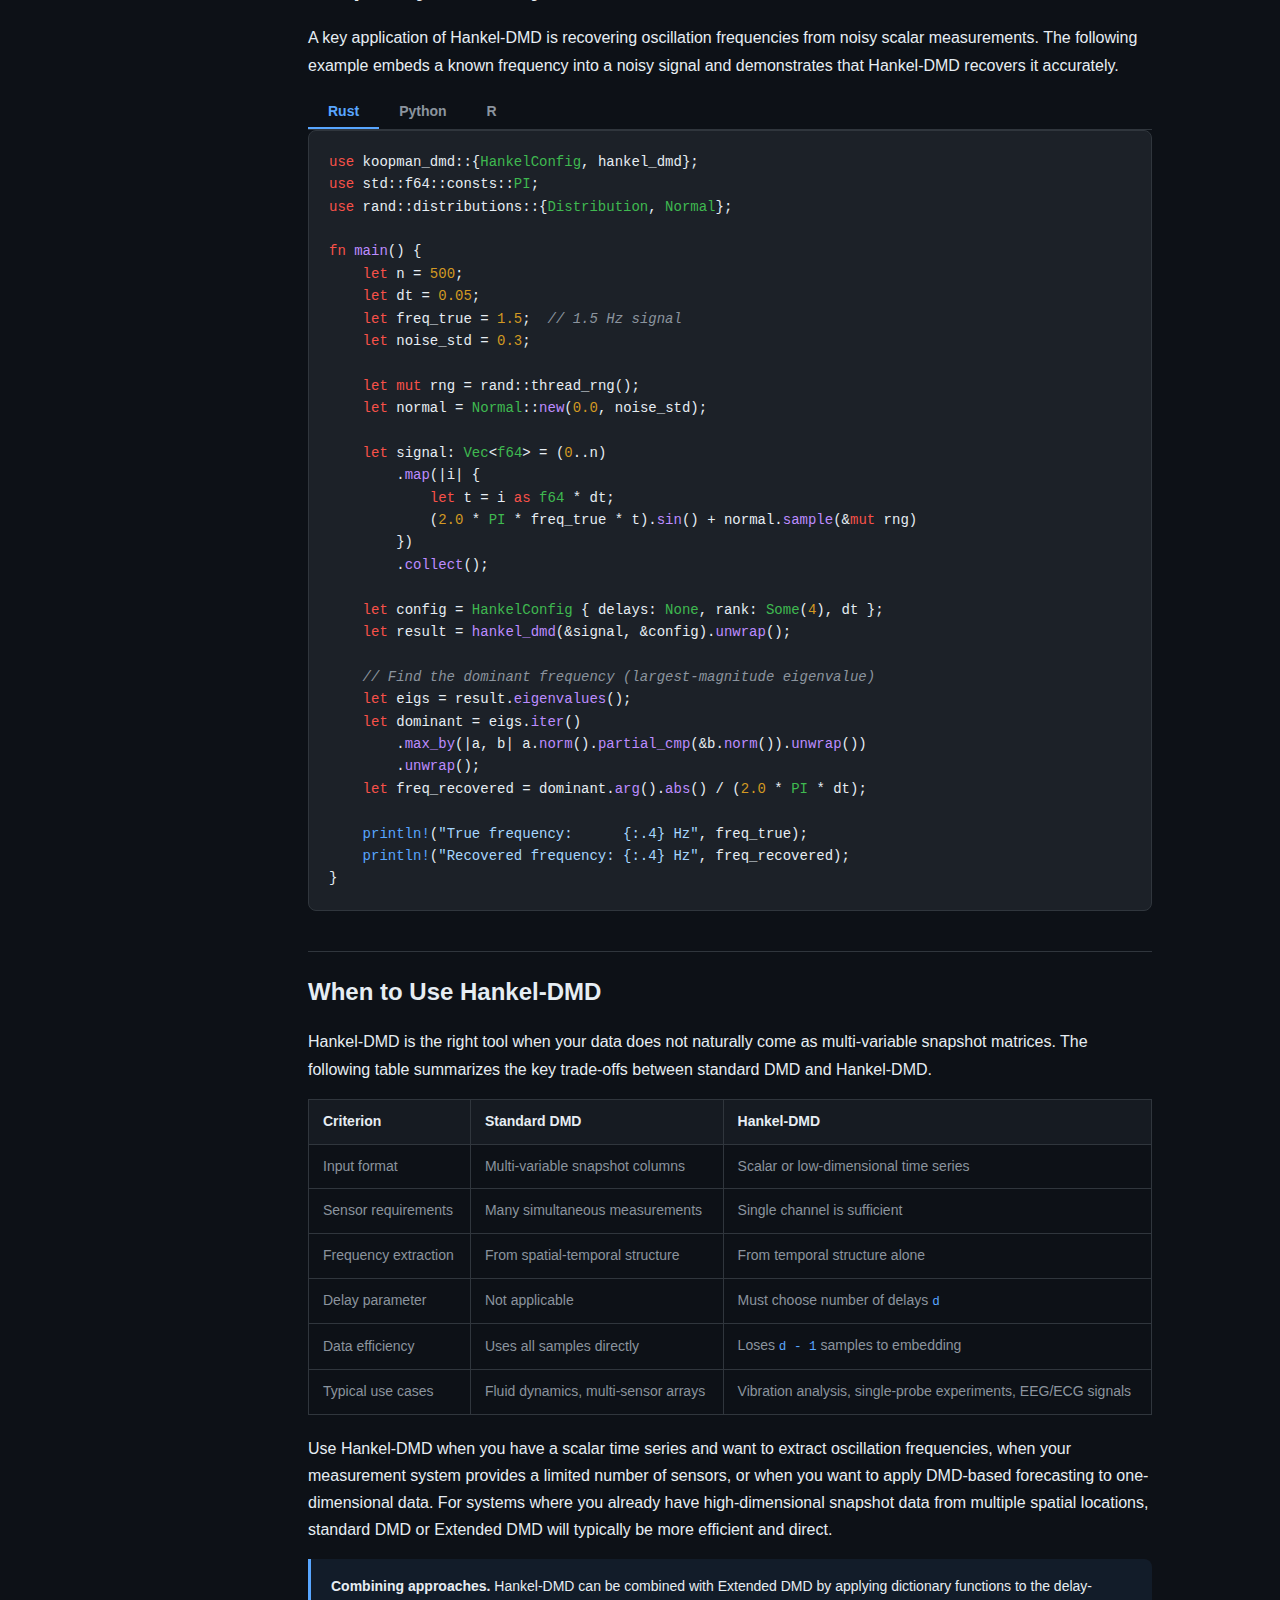
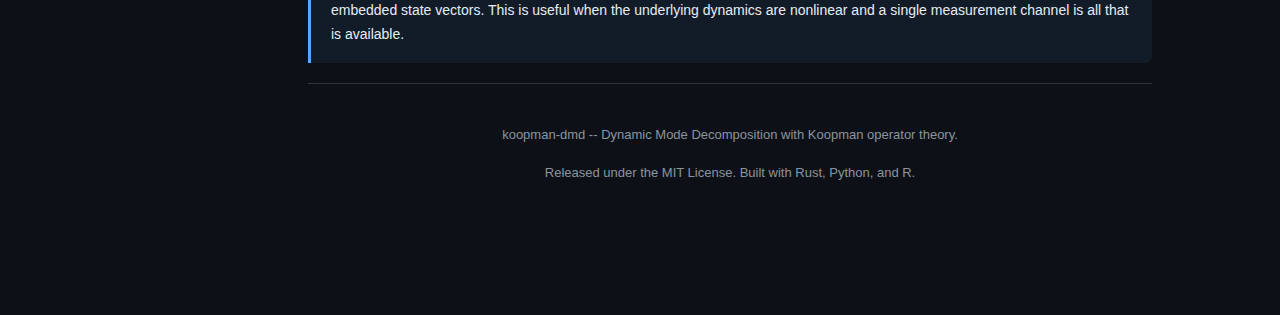
<file: docs/hankel-dmd.html>
<!DOCTYPE html>
<html lang="en">
<head>
  <meta charset="UTF-8">
  <meta name="viewport" content="width=device-width, initial-scale=1.0">
  <title>Hankel-DMD -- koopman-dmd</title>
  <link rel="stylesheet" href="css/style.css">
</head>
<body>

  <!-- Top navigation -->
  <header class="topnav">
    <div class="logo">koopman<span>-dmd</span></div>
    <nav>
      <a href="index.html">Home</a>
      <a href="getting-started.html">Guide</a>
      <a href="api-rust.html">API</a>
    </nav>
    <a href="https://github.com/jimeharrisjr/rust-dmd" class="gh-link">
      <svg width="20" height="20" viewBox="0 0 16 16" fill="currentColor">
        <path d="M8 0C3.58 0 0 3.58 0 8c0 3.54 2.29 6.53 5.47 7.59.4.07.55-.17.55-.38
        0-.19-.01-.82-.01-1.49-2.01.37-2.53-.49-2.69-.94-.09-.23-.48-.94-.82-1.13-.28-.15
        -.68-.52-.01-.53.63-.01 1.08.58 1.23.82.72 1.21 1.87.87 2.33.66.07-.52.28-.87
        .51-1.07-1.78-.2-3.64-.89-3.64-3.95 0-.87.31-1.59.82-2.15-.08-.2-.36-1.02.08-2.12
        0 0 .67-.21 2.2.82.64-.18 1.32-.27 2-.27.68 0 1.36.09 2 .27 1.53-1.04 2.2-.82
        2.2-.82.44 1.1.16 1.92.08 2.12.51.56.82 1.27.82 2.15 0 3.07-1.87 3.75-3.65
        3.95.29.25.54.73.54 1.48 0 1.07-.01 1.93-.01 2.2 0 .21.15.46.55.38A8.013 8.013
        0 0016 8c0-4.42-3.58-8-8-8z"/>
      </svg>
      GitHub
    </a>
  </header>

  <div class="page-layout">

    <!-- Sidebar -->
    <aside class="sidebar">
      <h3>Getting Started</h3>
      <a href="getting-started.html">Getting Started</a>

      <h3>Features</h3>
      <a href="core-dmd.html">Core DMD</a>
      <a href="extended-dmd.html">Extended DMD</a>
      <a href="hankel-dmd.html" class="active">Hankel-DMD</a>
      <a href="gla.html">GLA</a>
      <a href="harmonic.html">Harmonic Time Averages</a>
      <a href="maps.html">Built-in Maps</a>
      <a href="analysis.html">Analysis</a>

      <h3>Examples</h3>
    <a href="examples-r.html">R Examples</a>
    <a href="examples-python.html">Python Examples</a>

    <h3>API Reference</h3>
      <a href="api-rust.html">Rust API</a>
      <a href="api-python.html">Python API</a>
      <a href="api-r.html">R API</a>
    </aside>

    <!-- Main content -->
    <div class="content">

      <h1>Hankel-DMD</h1>
      <p class="subtitle">Time-delay embedding for scalar and low-dimensional time series</p>

      <!-- Overview -->
      <h2>Overview</h2>
      <p>
        Hankel-DMD uses time-delay embedding to construct a Hankel matrix from
        scalar or low-dimensional time series. By stacking delayed copies of the
        signal as rows of a matrix, the method creates a Krylov-like subspace
        that captures temporal structure even from a single measurement channel.
        This lifts a one-dimensional observation into a higher-dimensional space
        where standard DMD can extract dynamic modes and frequencies.
      </p>
      <p>
        The approach is grounded in Takens' embedding theorem, which guarantees
        that for a sufficient number of delays, the delay-coordinate map
        preserves the topology of the underlying attractor. In the Koopman
        framework, the Hankel matrix spans an approximation to a
        Koopman-invariant subspace, enabling spectral analysis of the operator
        from minimal measurement data.
      </p>

      <!-- Hankel Matrix Construction -->
      <h2>Hankel Matrix Construction</h2>
      <p>
        Given a scalar time series <code>[x_0, x_1, x_2, ..., x_{n-1}]</code>
        with <code>n</code> samples, the Hankel matrix <code>H</code> is formed
        by arranging <code>d</code> delayed copies of the signal into rows.
        Each row is a window of consecutive samples shifted forward by one time
        step:
      </p>
      <div class="math">
H = [ x_0     x_1     x_2     ...  x_{n-d}   ]<br>
    [ x_1     x_2     x_3     ...  x_{n-d+1} ]<br>
    [ x_2     x_3     x_4     ...  x_{n-d+2} ]<br>
    [  .       .       .            .         ]<br>
    [ x_{d-1} x_d     x_{d+1} ...  x_{n-1}   ]
      </div>
      <p>
        The matrix has <code>d</code> rows (the number of delays) and
        <code>n - d + 1</code> columns. Each column is a delay vector
        representing the state of the system at a particular time, embedded in
        a <code>d</code>-dimensional space. Standard DMD is then applied to
        the column pairs of <code>H</code> to extract eigenvalues and modes.
      </p>
      <div class="info-box">
        <strong>Choosing the number of delays.</strong>
        A common heuristic is to set <code>d = n / 3</code>, which balances
        the row and column dimensions of the Hankel matrix. Too few delays
        may fail to resolve the dynamics; too many reduces the number of
        columns available for the SVD and can amplify noise.
      </div>

      <!-- HankelConfig -->
      <h2>HankelConfig</h2>
      <p>
        The <code>HankelConfig</code> struct controls how the Hankel matrix is
        built and how the subsequent DMD decomposition is performed.
      </p>
      <table class="param-table">
        <thead>
          <tr>
            <th>Parameter</th>
            <th>Type</th>
            <th>Default</th>
            <th>Description</th>
          </tr>
        </thead>
        <tbody>
          <tr>
            <td><code>delays</code></td>
            <td><code>Option&lt;usize&gt;</code></td>
            <td><code>None</code></td>
            <td>
              Number of delay rows in the Hankel matrix. When set to
              <code>None</code>, defaults to <code>n / 3</code> where
              <code>n</code> is the length of the input signal.
            </td>
          </tr>
          <tr>
            <td><code>rank</code></td>
            <td><code>Option&lt;usize&gt;</code></td>
            <td><code>None</code></td>
            <td>
              SVD truncation rank. When set to <code>None</code>, the rank is
              chosen automatically based on the singular value spectrum
              (hard threshold at the optimal singular value).
            </td>
          </tr>
          <tr>
            <td><code>dt</code></td>
            <td><code>f64</code></td>
            <td><code>1.0</code></td>
            <td>
              Time step between consecutive samples. Used to convert
              discrete-time eigenvalues into continuous-time frequencies
              via <code>freq = arg(lambda) / (2 * pi * dt)</code>.
            </td>
          </tr>
        </tbody>
      </table>

      <!-- Basic Usage -->
      <h2>Basic Usage</h2>
      <p>
        The following example creates a scalar sinusoidal signal, runs
        Hankel-DMD, and inspects the resulting eigenvalues. For a pure
        oscillation the eigenvalues should lie on (or very near) the unit
        circle in the complex plane.
      </p>
      <div class="lang-tabs">
        <button class="lang-tab active" data-lang="rust">Rust</button>
        <button class="lang-tab" data-lang="python">Python</button>
        <button class="lang-tab" data-lang="r">R</button>
      </div>
      <div class="lang-panel active" data-lang="rust">
<pre><code><span class="kw">use</span> koopman_dmd::{<span class="ty">HankelConfig</span>, hankel_dmd};
<span class="kw">use</span> std::f64::consts::<span class="ty">PI</span>;

<span class="kw">fn</span> <span class="fn">main</span>() {
    <span class="cm">// Generate a scalar oscillating signal: sin(2*pi*0.25*t)</span>
    <span class="kw">let</span> n = <span class="nu">200</span>;
    <span class="kw">let</span> dt = <span class="nu">0.1</span>;
    <span class="kw">let</span> freq_true = <span class="nu">0.25</span>;
    <span class="kw">let</span> signal: <span class="ty">Vec</span>&lt;<span class="ty">f64</span>&gt; = (<span class="nu">0</span>..n)
        .<span class="fn">map</span>(|i| (<span class="nu">2.0</span> * <span class="ty">PI</span> * freq_true * i <span class="kw">as</span> <span class="ty">f64</span> * dt).<span class="fn">sin</span>())
        .<span class="fn">collect</span>();

    <span class="cm">// Configure Hankel-DMD</span>
    <span class="kw">let</span> config = <span class="ty">HankelConfig</span> {
        delays: <span class="ty">None</span>,    <span class="cm">// auto: n / 3</span>
        rank: <span class="ty">None</span>,      <span class="cm">// auto truncation</span>
        dt,
    };

    <span class="cm">// Run Hankel-DMD</span>
    <span class="kw">let</span> result = <span class="fn">hankel_dmd</span>(&amp;signal, &amp;config).<span class="fn">unwrap</span>();

    <span class="cm">// Inspect eigenvalues -- magnitudes near 1.0 for pure oscillation</span>
    <span class="kw">for</span> eig <span class="kw">in</span> result.<span class="fn">eigenvalues</span>() {
        <span class="kw">let</span> mag = eig.<span class="fn">norm</span>();
        <span class="kw">let</span> freq = eig.<span class="fn">arg</span>() / (<span class="nu">2.0</span> * <span class="ty">PI</span> * dt);
        <span class="mc">println!</span>(<span class="st">"|lambda| = {:.4}, freq = {:.4} Hz"</span>, mag, freq);
    }
}</code></pre>
      </div>
      <div class="lang-panel" data-lang="python">
<pre><code><span class="kw">import</span> numpy <span class="kw">as</span> np
<span class="kw">import</span> koopman_dmd <span class="kw">as</span> kdmd

<span class="cm"># Generate a scalar oscillating signal: sin(2*pi*0.25*t)</span>
n = <span class="nu">200</span>
dt = <span class="nu">0.1</span>
freq_true = <span class="nu">0.25</span>
t = np.<span class="fn">arange</span>(n) * dt
signal = np.<span class="fn">sin</span>(<span class="nu">2.0</span> * np.pi * freq_true * t)

<span class="cm"># Configure and run Hankel-DMD</span>
result = kdmd.<span class="fn">hankel_dmd</span>(signal, delays=<span class="ty">None</span>, rank=<span class="ty">None</span>, dt=dt)

<span class="cm"># Inspect eigenvalues -- magnitudes near 1.0 for pure oscillation</span>
<span class="kw">for</span> eig <span class="kw">in</span> result.<span class="fn">eigenvalues</span>():
    mag = np.<span class="fn">abs</span>(eig)
    freq = np.<span class="fn">angle</span>(eig) / (<span class="nu">2.0</span> * np.pi * dt)
    <span class="fn">print</span>(<span class="st">f"|lambda| = </span>{mag:<span class="st">.4f}</span><span class="st">, freq = </span>{freq:<span class="st">.4f}</span><span class="st"> Hz"</span>)</code></pre>
      </div>
      <div class="lang-panel" data-lang="r">
<pre><code><span class="fn">library</span>(koopman.dmd)

<span class="cm"># Generate a scalar oscillating signal: sin(2*pi*0.25*t)</span>
n <span class="op">&lt;-</span> <span class="nu">200</span>
dt <span class="op">&lt;-</span> <span class="nu">0.1</span>
freq_true <span class="op">&lt;-</span> <span class="nu">0.25</span>
t <span class="op">&lt;-</span> (<span class="nu">0</span>:(n - <span class="nu">1</span>)) * dt
signal <span class="op">&lt;-</span> <span class="fn">sin</span>(<span class="nu">2</span> * pi * freq_true * t)

<span class="cm"># Configure and run Hankel-DMD</span>
result <span class="op">&lt;-</span> <span class="fn">hankel_dmd</span>(signal, delays = <span class="ty">NULL</span>, rank = <span class="ty">NULL</span>, dt = dt)

<span class="cm"># Inspect eigenvalues -- magnitudes near 1.0 for pure oscillation</span>
eigs <span class="op">&lt;-</span> result<span class="op">$</span><span class="fn">eigenvalues</span>()
<span class="kw">for</span> (i <span class="kw">in</span> <span class="fn">seq_along</span>(eigs)) {
  mag <span class="op">&lt;-</span> <span class="fn">Mod</span>(eigs[i])
  freq <span class="op">&lt;-</span> <span class="fn">Arg</span>(eigs[i]) / (<span class="nu">2</span> * pi * dt)
  <span class="fn">cat</span>(<span class="fn">sprintf</span>(<span class="st">"|lambda| = %.4f, freq = %.4f Hz\n"</span>, mag, freq))
}</code></pre>
      </div>

      <!-- Reconstruction -->
      <h2>Reconstruction</h2>
      <p>
        After fitting a Hankel-DMD model, use <code>hankel_reconstruct</code>
        to obtain fitted values projected back into the original scalar space.
        Use <code>hankel_predict</code> to forecast future values beyond the
        training window.
      </p>
      <div class="lang-tabs">
        <button class="lang-tab active" data-lang="rust">Rust</button>
        <button class="lang-tab" data-lang="python">Python</button>
        <button class="lang-tab" data-lang="r">R</button>
      </div>
      <div class="lang-panel active" data-lang="rust">
<pre><code><span class="cm">// Reconstruct the fitted signal in original space</span>
<span class="kw">let</span> fitted = <span class="fn">hankel_reconstruct</span>(&amp;result).<span class="fn">unwrap</span>();
<span class="mc">println!</span>(<span class="st">"Reconstruction length: {}"</span>, fitted.<span class="fn">len</span>());

<span class="cm">// Forecast 50 steps into the future</span>
<span class="kw">let</span> forecast = <span class="fn">hankel_predict</span>(&amp;result, <span class="nu">50</span>).<span class="fn">unwrap</span>();
<span class="mc">println!</span>(<span class="st">"Forecast length: {}"</span>, forecast.<span class="fn">len</span>());

<span class="cm">// Compute reconstruction error</span>
<span class="kw">let</span> error: <span class="ty">f64</span> = signal.<span class="fn">iter</span>()
    .<span class="fn">zip</span>(fitted.<span class="fn">iter</span>())
    .<span class="fn">map</span>(|(s, f)| (s - f).<span class="fn">powi</span>(<span class="nu">2</span>))
    .<span class="fn">sum</span>::&lt;<span class="ty">f64</span>&gt;()
    .<span class="fn">sqrt</span>() / signal.<span class="fn">len</span>() <span class="kw">as</span> <span class="ty">f64</span>;
<span class="mc">println!</span>(<span class="st">"RMS reconstruction error: {:.6}"</span>, error);</code></pre>
      </div>
      <div class="lang-panel" data-lang="python">
<pre><code><span class="cm"># Reconstruct the fitted signal in original space</span>
fitted = kdmd.<span class="fn">hankel_reconstruct</span>(result)
<span class="fn">print</span>(<span class="st">f"Reconstruction length: </span>{<span class="fn">len</span>(fitted)}<span class="st">"</span>)

<span class="cm"># Forecast 50 steps into the future</span>
forecast = kdmd.<span class="fn">hankel_predict</span>(result, n_steps=<span class="nu">50</span>)
<span class="fn">print</span>(<span class="st">f"Forecast length: </span>{<span class="fn">len</span>(forecast)}<span class="st">"</span>)

<span class="cm"># Compute reconstruction error</span>
error = np.<span class="fn">sqrt</span>(np.<span class="fn">mean</span>((signal - fitted) ** <span class="nu">2</span>))
<span class="fn">print</span>(<span class="st">f"RMS reconstruction error: </span>{error:<span class="st">.6f}</span><span class="st">"</span>)</code></pre>
      </div>
      <div class="lang-panel" data-lang="r">
<pre><code><span class="cm"># Reconstruct the fitted signal in original space</span>
fitted <span class="op">&lt;-</span> <span class="fn">hankel_reconstruct</span>(result)
<span class="fn">cat</span>(<span class="st">"Reconstruction length:"</span>, <span class="fn">length</span>(fitted), <span class="st">"\n"</span>)

<span class="cm"># Forecast 50 steps into the future</span>
forecast <span class="op">&lt;-</span> <span class="fn">hankel_predict</span>(result, n_steps = <span class="nu">50</span>)
<span class="fn">cat</span>(<span class="st">"Forecast length:"</span>, <span class="fn">length</span>(forecast), <span class="st">"\n"</span>)

<span class="cm"># Compute reconstruction error</span>
error <span class="op">&lt;-</span> <span class="fn">sqrt</span>(<span class="fn">mean</span>((signal - fitted)^<span class="nu">2</span>))
<span class="fn">cat</span>(<span class="fn">sprintf</span>(<span class="st">"RMS reconstruction error: %.6f\n"</span>, error))</code></pre>
      </div>

      <!-- Frequency Recovery -->
      <h2>Frequency Recovery</h2>
      <p>
        A key application of Hankel-DMD is recovering oscillation frequencies
        from noisy scalar measurements. The following example embeds a known
        frequency into a noisy signal and demonstrates that Hankel-DMD
        recovers it accurately.
      </p>
      <div class="lang-tabs">
        <button class="lang-tab active" data-lang="rust">Rust</button>
        <button class="lang-tab" data-lang="python">Python</button>
        <button class="lang-tab" data-lang="r">R</button>
      </div>
      <div class="lang-panel active" data-lang="rust">
<pre><code><span class="kw">use</span> koopman_dmd::{<span class="ty">HankelConfig</span>, hankel_dmd};
<span class="kw">use</span> std::f64::consts::<span class="ty">PI</span>;
<span class="kw">use</span> rand::distributions::{<span class="ty">Distribution</span>, <span class="ty">Normal</span>};

<span class="kw">fn</span> <span class="fn">main</span>() {
    <span class="kw">let</span> n = <span class="nu">500</span>;
    <span class="kw">let</span> dt = <span class="nu">0.05</span>;
    <span class="kw">let</span> freq_true = <span class="nu">1.5</span>;  <span class="cm">// 1.5 Hz signal</span>
    <span class="kw">let</span> noise_std = <span class="nu">0.3</span>;

    <span class="kw">let</span> <span class="kw">mut</span> rng = rand::thread_rng();
    <span class="kw">let</span> normal = <span class="ty">Normal</span>::<span class="fn">new</span>(<span class="nu">0.0</span>, noise_std);

    <span class="kw">let</span> signal: <span class="ty">Vec</span>&lt;<span class="ty">f64</span>&gt; = (<span class="nu">0</span>..n)
        .<span class="fn">map</span>(|i| {
            <span class="kw">let</span> t = i <span class="kw">as</span> <span class="ty">f64</span> * dt;
            (<span class="nu">2.0</span> * <span class="ty">PI</span> * freq_true * t).<span class="fn">sin</span>() + normal.<span class="fn">sample</span>(&amp;<span class="kw">mut</span> rng)
        })
        .<span class="fn">collect</span>();

    <span class="kw">let</span> config = <span class="ty">HankelConfig</span> { delays: <span class="ty">None</span>, rank: <span class="ty">Some</span>(<span class="nu">4</span>), dt };
    <span class="kw">let</span> result = <span class="fn">hankel_dmd</span>(&amp;signal, &amp;config).<span class="fn">unwrap</span>();

    <span class="cm">// Find the dominant frequency (largest-magnitude eigenvalue)</span>
    <span class="kw">let</span> eigs = result.<span class="fn">eigenvalues</span>();
    <span class="kw">let</span> dominant = eigs.<span class="fn">iter</span>()
        .<span class="fn">max_by</span>(|a, b| a.<span class="fn">norm</span>().<span class="fn">partial_cmp</span>(&amp;b.<span class="fn">norm</span>()).<span class="fn">unwrap</span>())
        .<span class="fn">unwrap</span>();
    <span class="kw">let</span> freq_recovered = dominant.<span class="fn">arg</span>().<span class="fn">abs</span>() / (<span class="nu">2.0</span> * <span class="ty">PI</span> * dt);

    <span class="mc">println!</span>(<span class="st">"True frequency:      {:.4} Hz"</span>, freq_true);
    <span class="mc">println!</span>(<span class="st">"Recovered frequency: {:.4} Hz"</span>, freq_recovered);
}</code></pre>
      </div>
      <div class="lang-panel" data-lang="python">
<pre><code><span class="kw">import</span> numpy <span class="kw">as</span> np
<span class="kw">import</span> koopman_dmd <span class="kw">as</span> kdmd

n = <span class="nu">500</span>
dt = <span class="nu">0.05</span>
freq_true = <span class="nu">1.5</span>  <span class="cm"># 1.5 Hz signal</span>
noise_std = <span class="nu">0.3</span>

t = np.<span class="fn">arange</span>(n) * dt
signal = np.<span class="fn">sin</span>(<span class="nu">2.0</span> * np.pi * freq_true * t) + noise_std * np.random.<span class="fn">randn</span>(n)

result = kdmd.<span class="fn">hankel_dmd</span>(signal, rank=<span class="nu">4</span>, dt=dt)

<span class="cm"># Find the dominant frequency (largest-magnitude eigenvalue)</span>
eigs = result.<span class="fn">eigenvalues</span>()
dominant = eigs[np.<span class="fn">argmax</span>(np.<span class="fn">abs</span>(eigs))]
freq_recovered = np.<span class="fn">abs</span>(np.<span class="fn">angle</span>(dominant)) / (<span class="nu">2.0</span> * np.pi * dt)

<span class="fn">print</span>(<span class="st">f"True frequency:      </span>{freq_true:<span class="st">.4f}</span><span class="st"> Hz"</span>)
<span class="fn">print</span>(<span class="st">f"Recovered frequency: </span>{freq_recovered:<span class="st">.4f}</span><span class="st"> Hz"</span>)</code></pre>
      </div>
      <div class="lang-panel" data-lang="r">
<pre><code><span class="fn">library</span>(koopman.dmd)

n <span class="op">&lt;-</span> <span class="nu">500</span>
dt <span class="op">&lt;-</span> <span class="nu">0.05</span>
freq_true <span class="op">&lt;-</span> <span class="nu">1.5</span>  <span class="cm"># 1.5 Hz signal</span>
noise_std <span class="op">&lt;-</span> <span class="nu">0.3</span>

t <span class="op">&lt;-</span> (<span class="nu">0</span>:(n - <span class="nu">1</span>)) * dt
signal <span class="op">&lt;-</span> <span class="fn">sin</span>(<span class="nu">2</span> * pi * freq_true * t) + noise_std * <span class="fn">rnorm</span>(n)

result <span class="op">&lt;-</span> <span class="fn">hankel_dmd</span>(signal, rank = <span class="nu">4</span>, dt = dt)

<span class="cm"># Find the dominant frequency (largest-magnitude eigenvalue)</span>
eigs <span class="op">&lt;-</span> result<span class="op">$</span><span class="fn">eigenvalues</span>()
dominant <span class="op">&lt;-</span> eigs[<span class="fn">which.max</span>(<span class="fn">Mod</span>(eigs))]
freq_recovered <span class="op">&lt;-</span> <span class="fn">abs</span>(<span class="fn">Arg</span>(dominant)) / (<span class="nu">2</span> * pi * dt)

<span class="fn">cat</span>(<span class="fn">sprintf</span>(<span class="st">"True frequency:      %.4f Hz\n"</span>, freq_true))
<span class="fn">cat</span>(<span class="fn">sprintf</span>(<span class="st">"Recovered frequency: %.4f Hz\n"</span>, freq_recovered))</code></pre>
      </div>

      <!-- When to Use Hankel-DMD -->
      <h2>When to Use Hankel-DMD</h2>
      <p>
        Hankel-DMD is the right tool when your data does not naturally come as
        multi-variable snapshot matrices. The following table summarizes the
        key trade-offs between standard DMD and Hankel-DMD.
      </p>
      <table>
        <thead>
          <tr>
            <th>Criterion</th>
            <th>Standard DMD</th>
            <th>Hankel-DMD</th>
          </tr>
        </thead>
        <tbody>
          <tr>
            <td>Input format</td>
            <td>Multi-variable snapshot columns</td>
            <td>Scalar or low-dimensional time series</td>
          </tr>
          <tr>
            <td>Sensor requirements</td>
            <td>Many simultaneous measurements</td>
            <td>Single channel is sufficient</td>
          </tr>
          <tr>
            <td>Frequency extraction</td>
            <td>From spatial-temporal structure</td>
            <td>From temporal structure alone</td>
          </tr>
          <tr>
            <td>Delay parameter</td>
            <td>Not applicable</td>
            <td>Must choose number of delays <code>d</code></td>
          </tr>
          <tr>
            <td>Data efficiency</td>
            <td>Uses all samples directly</td>
            <td>Loses <code>d - 1</code> samples to embedding</td>
          </tr>
          <tr>
            <td>Typical use cases</td>
            <td>Fluid dynamics, multi-sensor arrays</td>
            <td>Vibration analysis, single-probe experiments, EEG/ECG signals</td>
          </tr>
        </tbody>
      </table>
      <p>
        Use Hankel-DMD when you have a scalar time series and want to extract
        oscillation frequencies, when your measurement system provides a
        limited number of sensors, or when you want to apply DMD-based
        forecasting to one-dimensional data. For systems where you already
        have high-dimensional snapshot data from multiple spatial locations,
        standard DMD or Extended DMD will typically be more efficient and
        direct.
      </p>
      <div class="info-box">
        <strong>Combining approaches.</strong>
        Hankel-DMD can be combined with Extended DMD by applying dictionary
        functions to the delay-embedded state vectors. This is useful when
        the underlying dynamics are nonlinear and a single measurement
        channel is all that is available.
      </div>

      <!-- Footer -->
      <footer class="footer">
        <p>koopman-dmd -- Dynamic Mode Decomposition with Koopman operator theory.</p>
        <p>Released under the MIT License. Built with Rust, Python, and R.</p>
      </footer>

    </div>
  </div>

  <script src="js/main.js"></script>
</body>
</html>
</file>
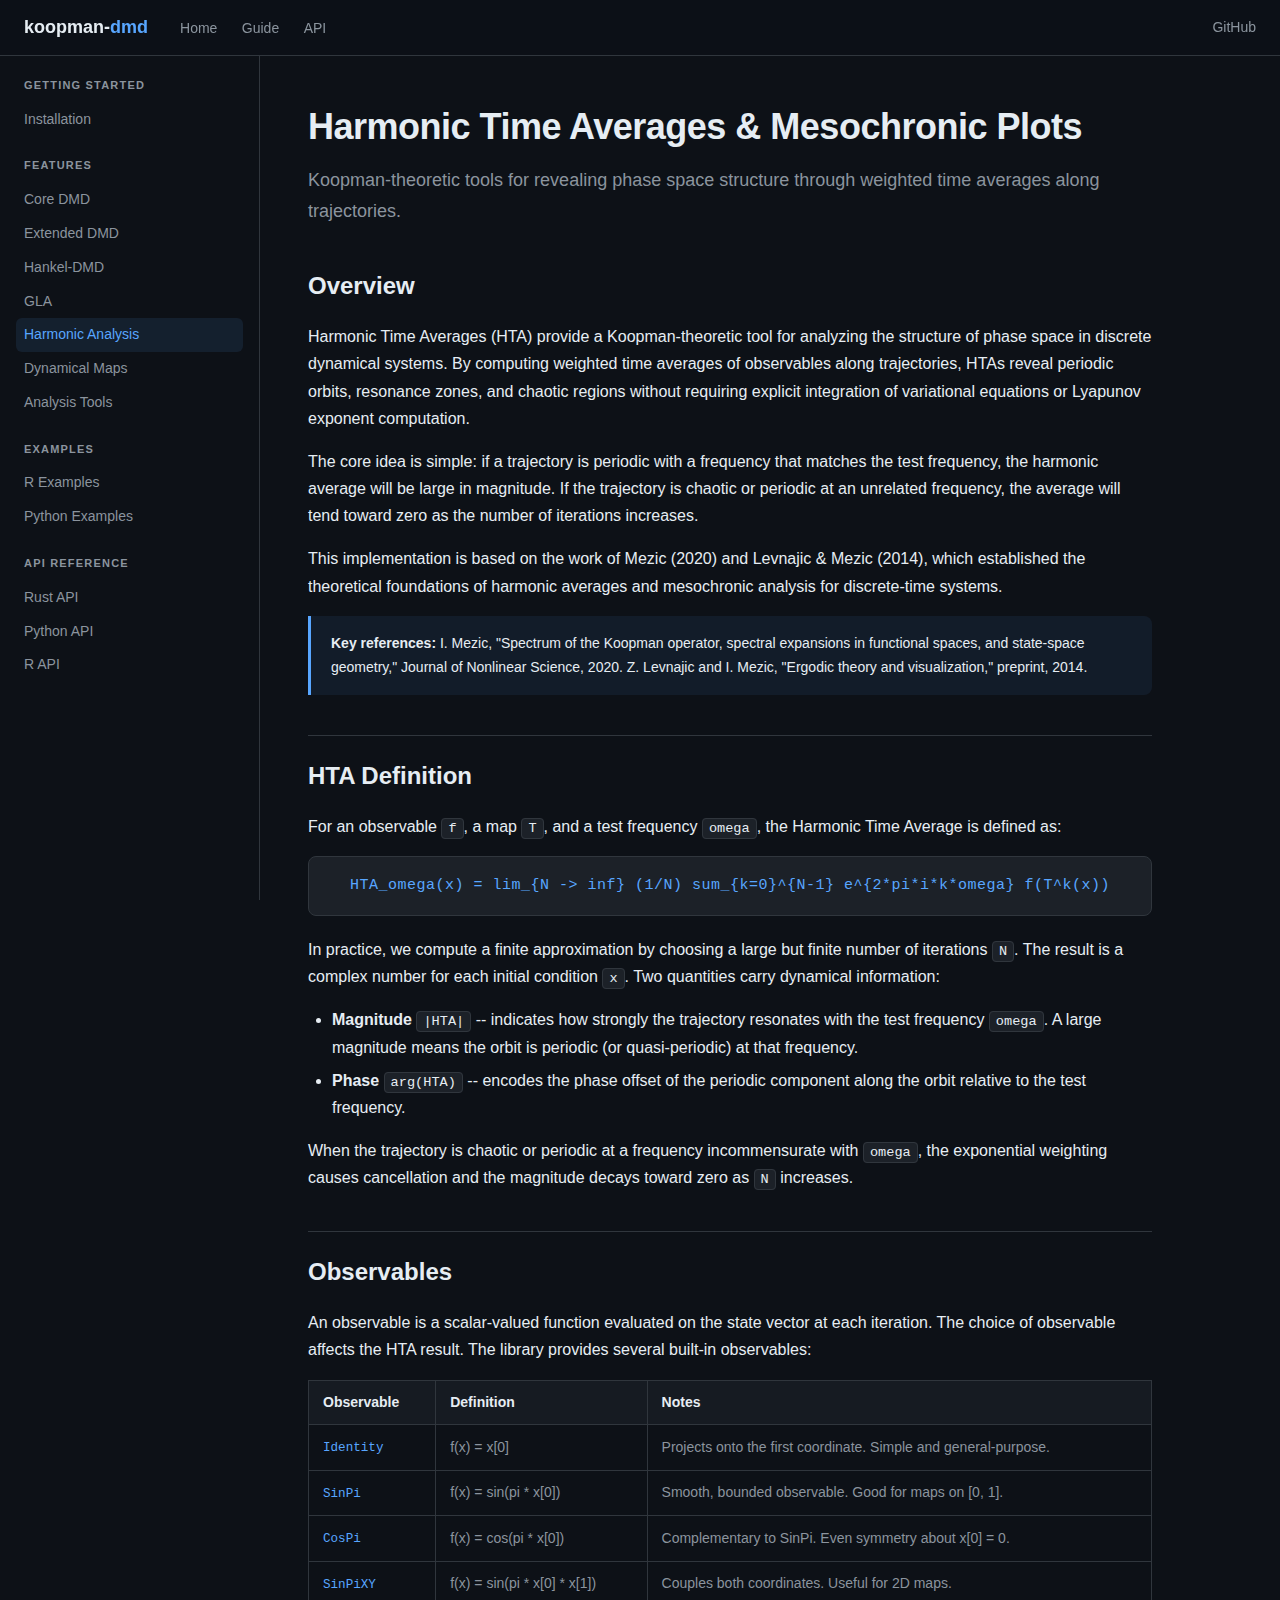
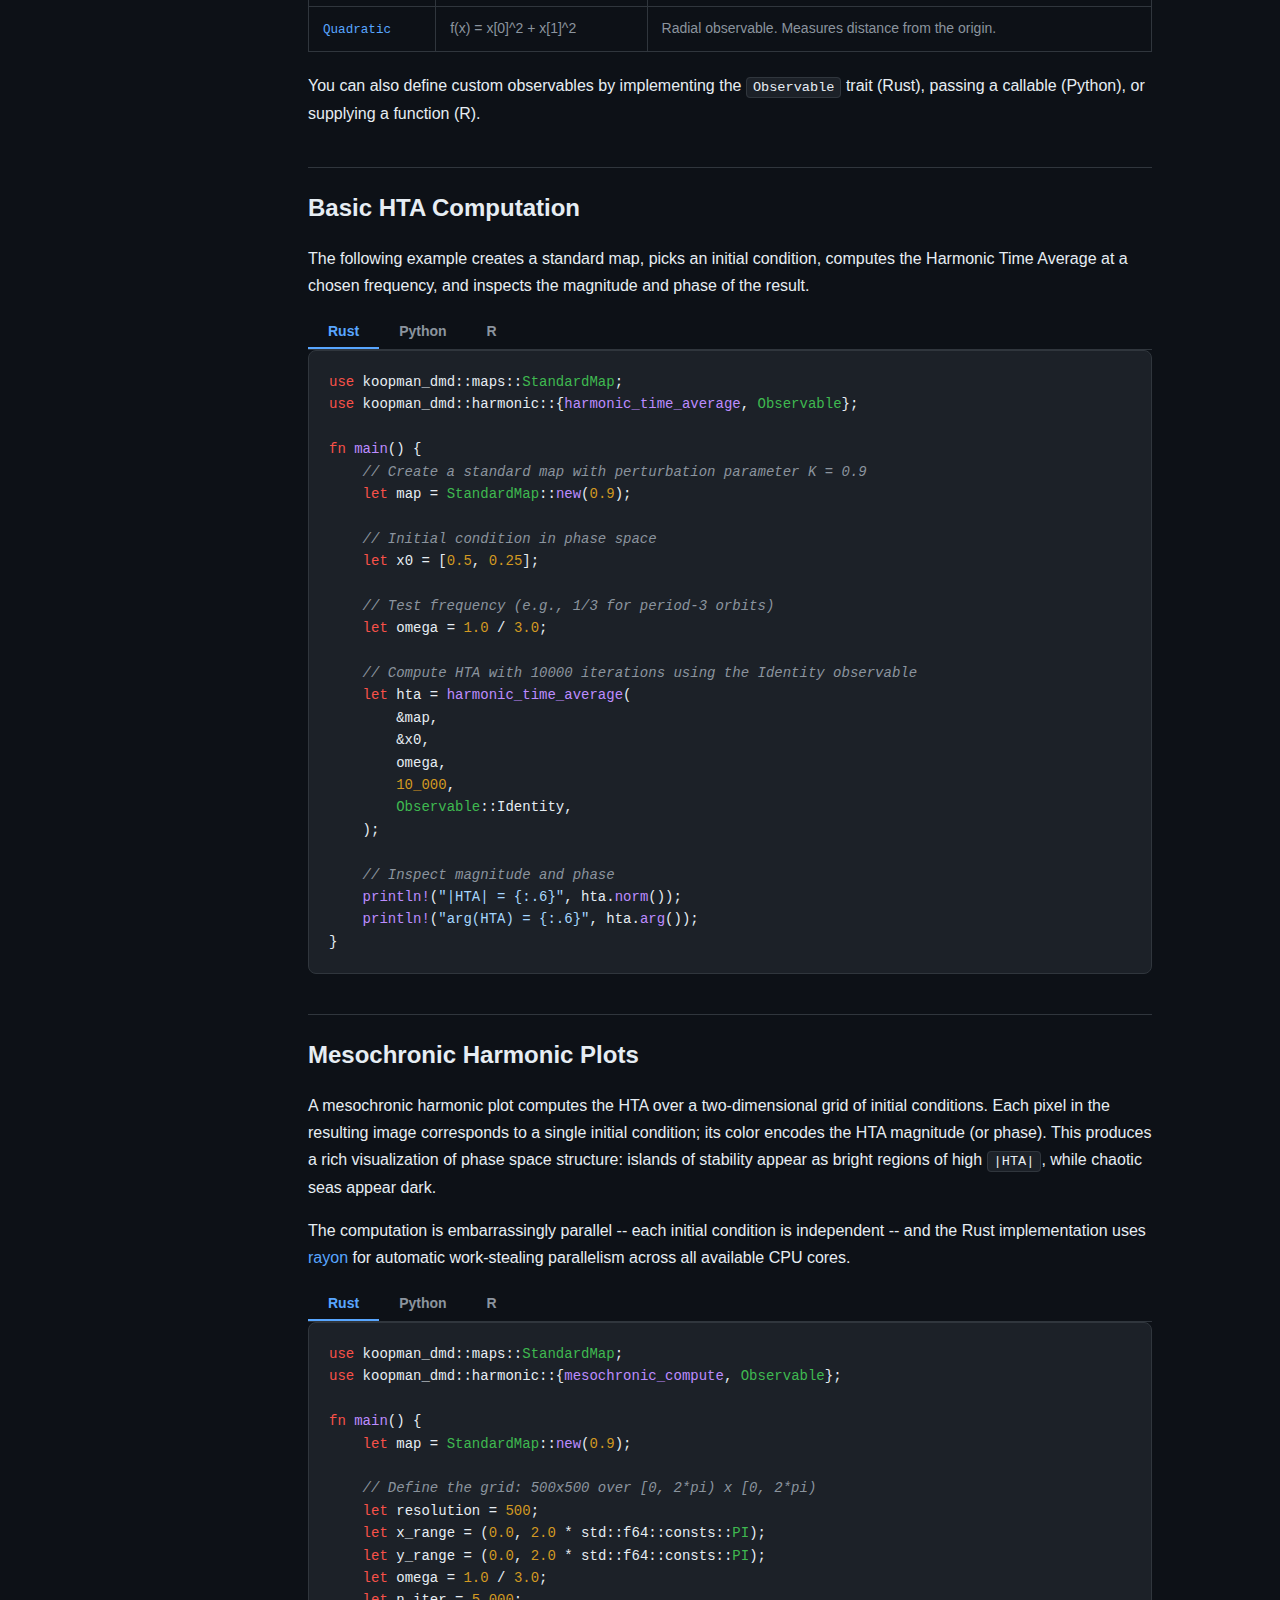
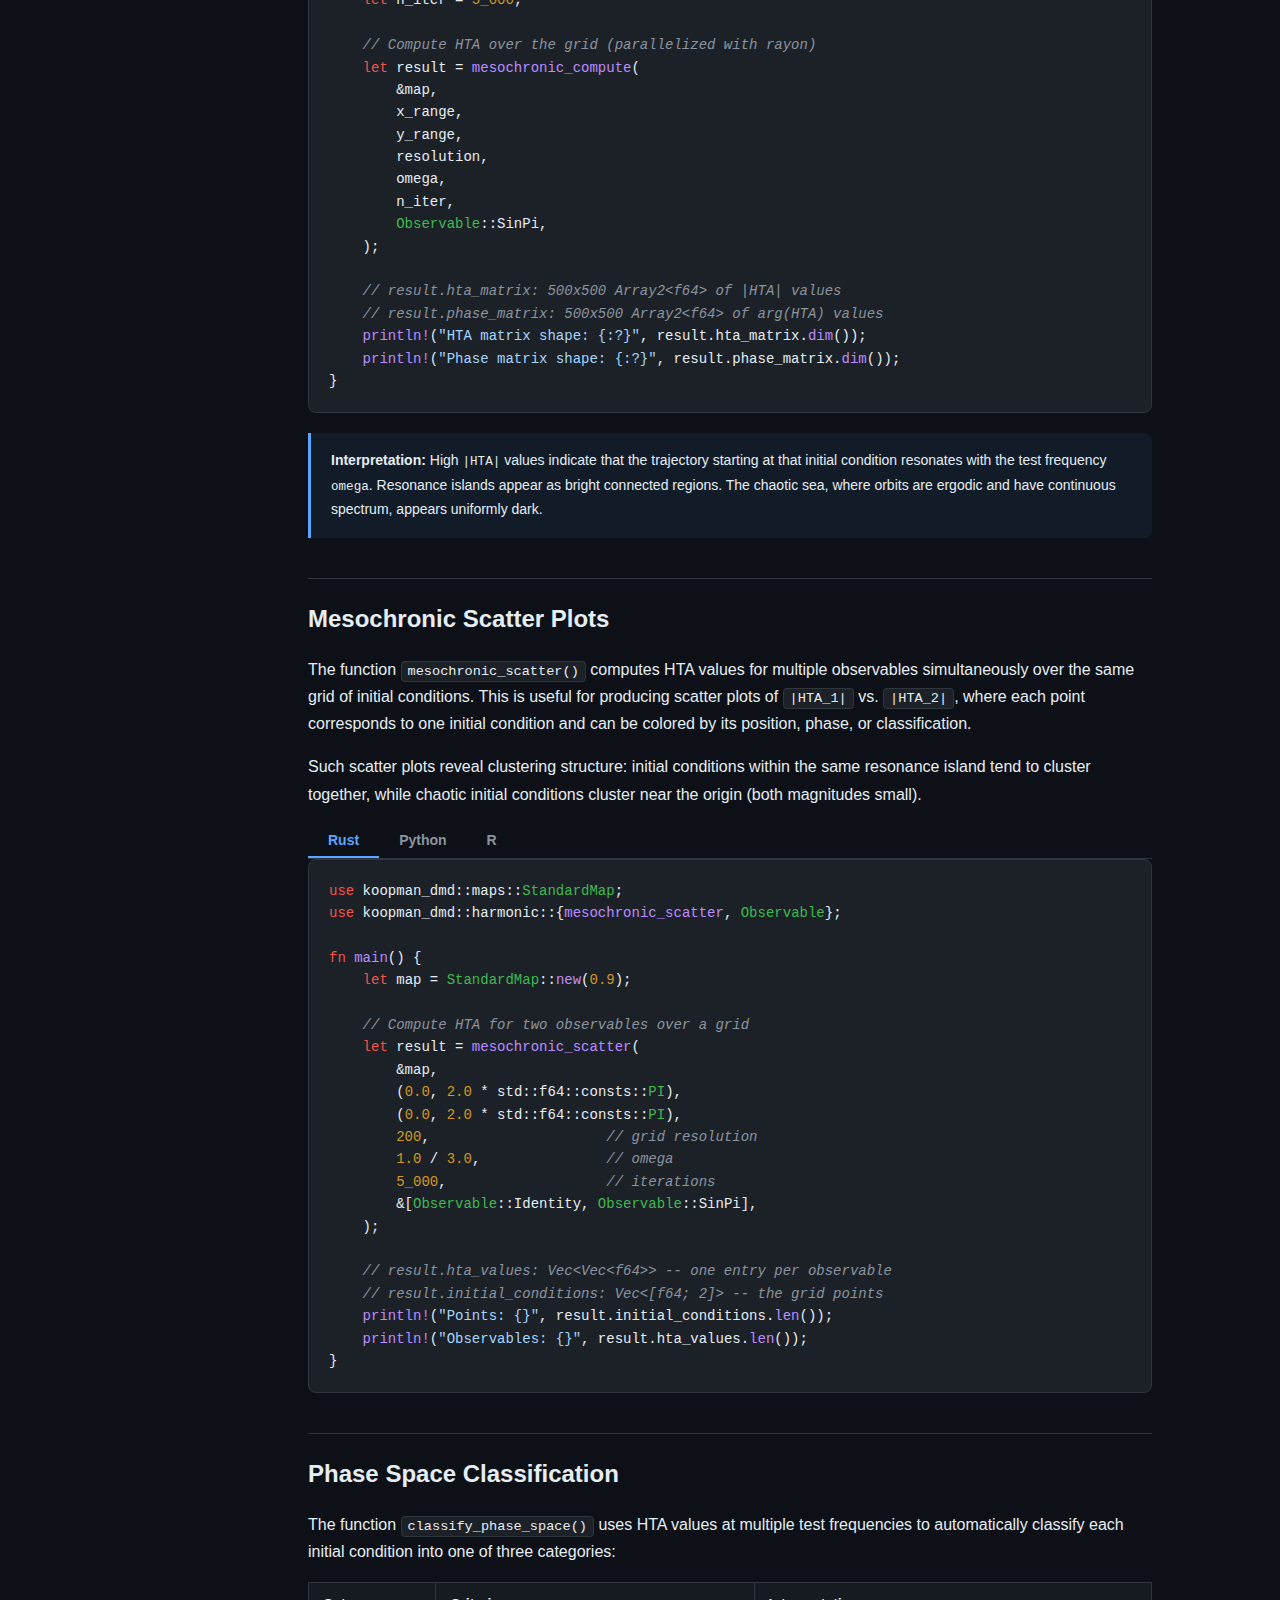
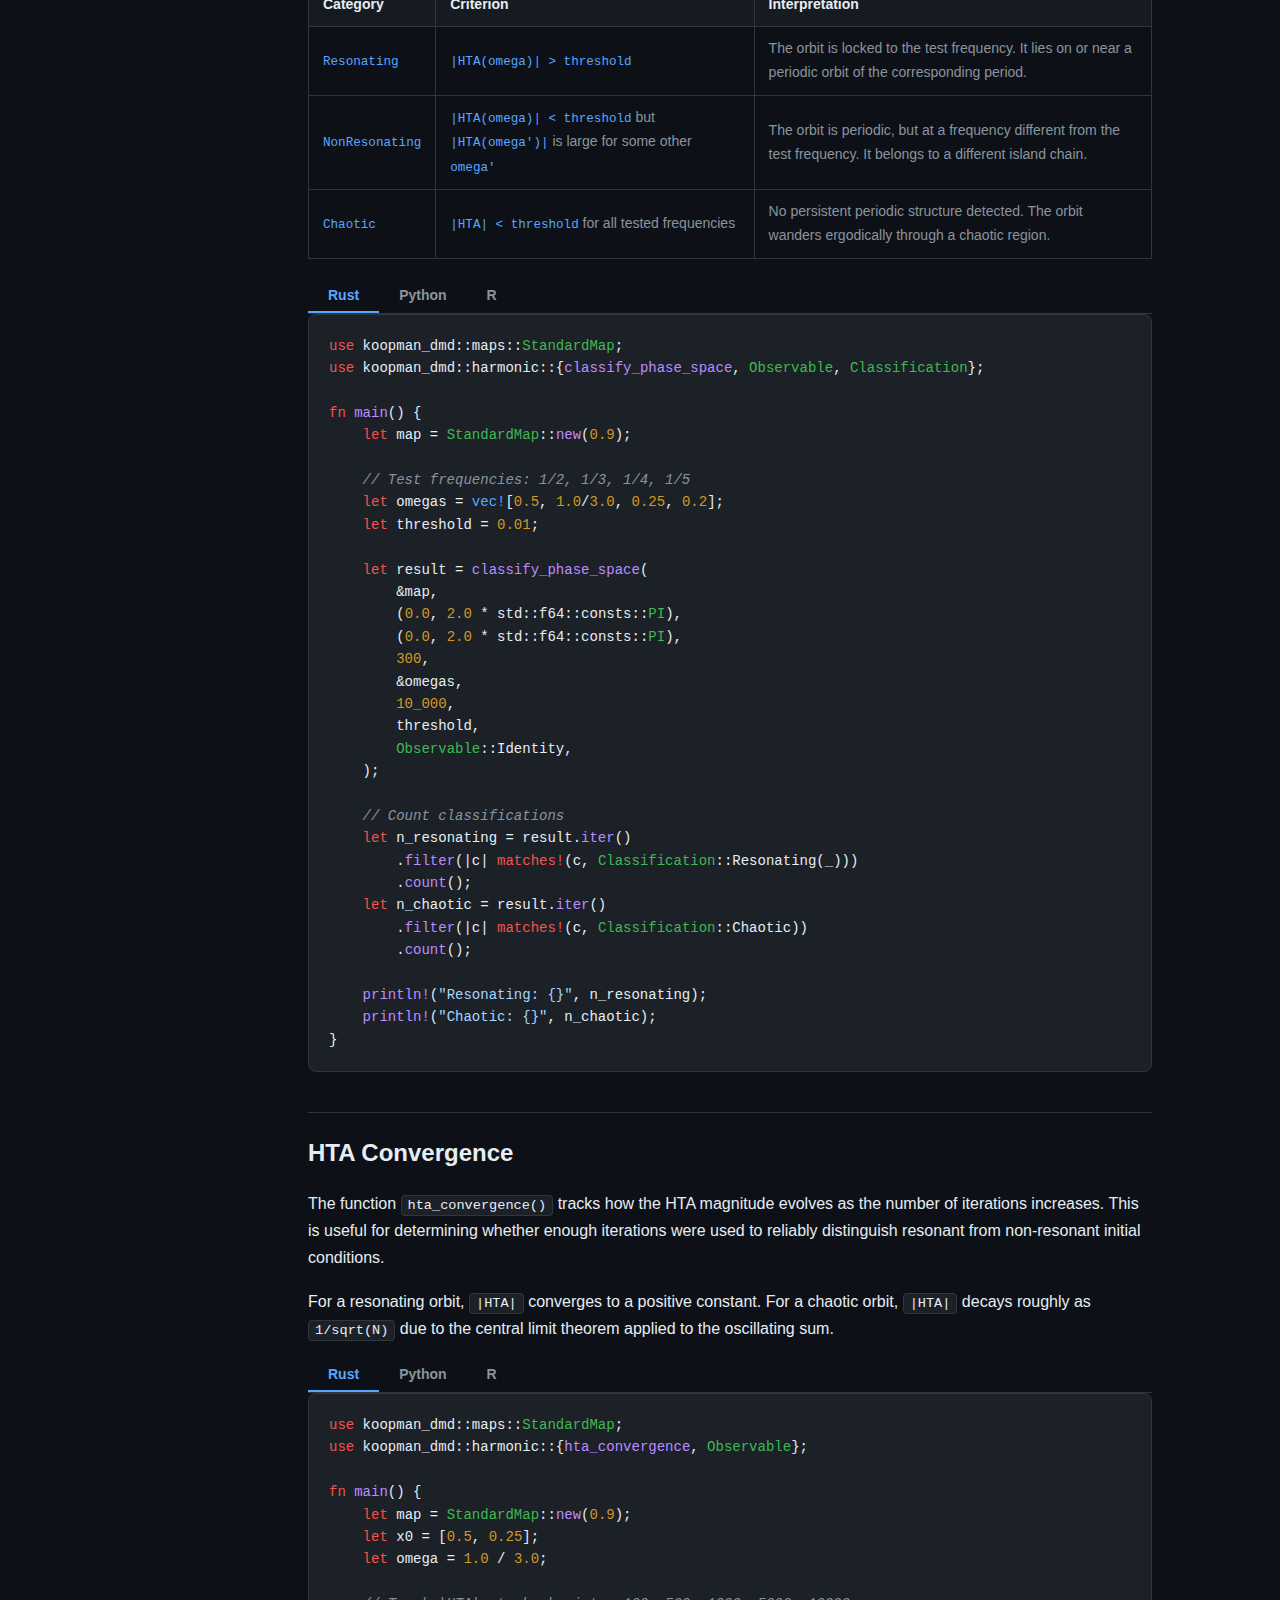
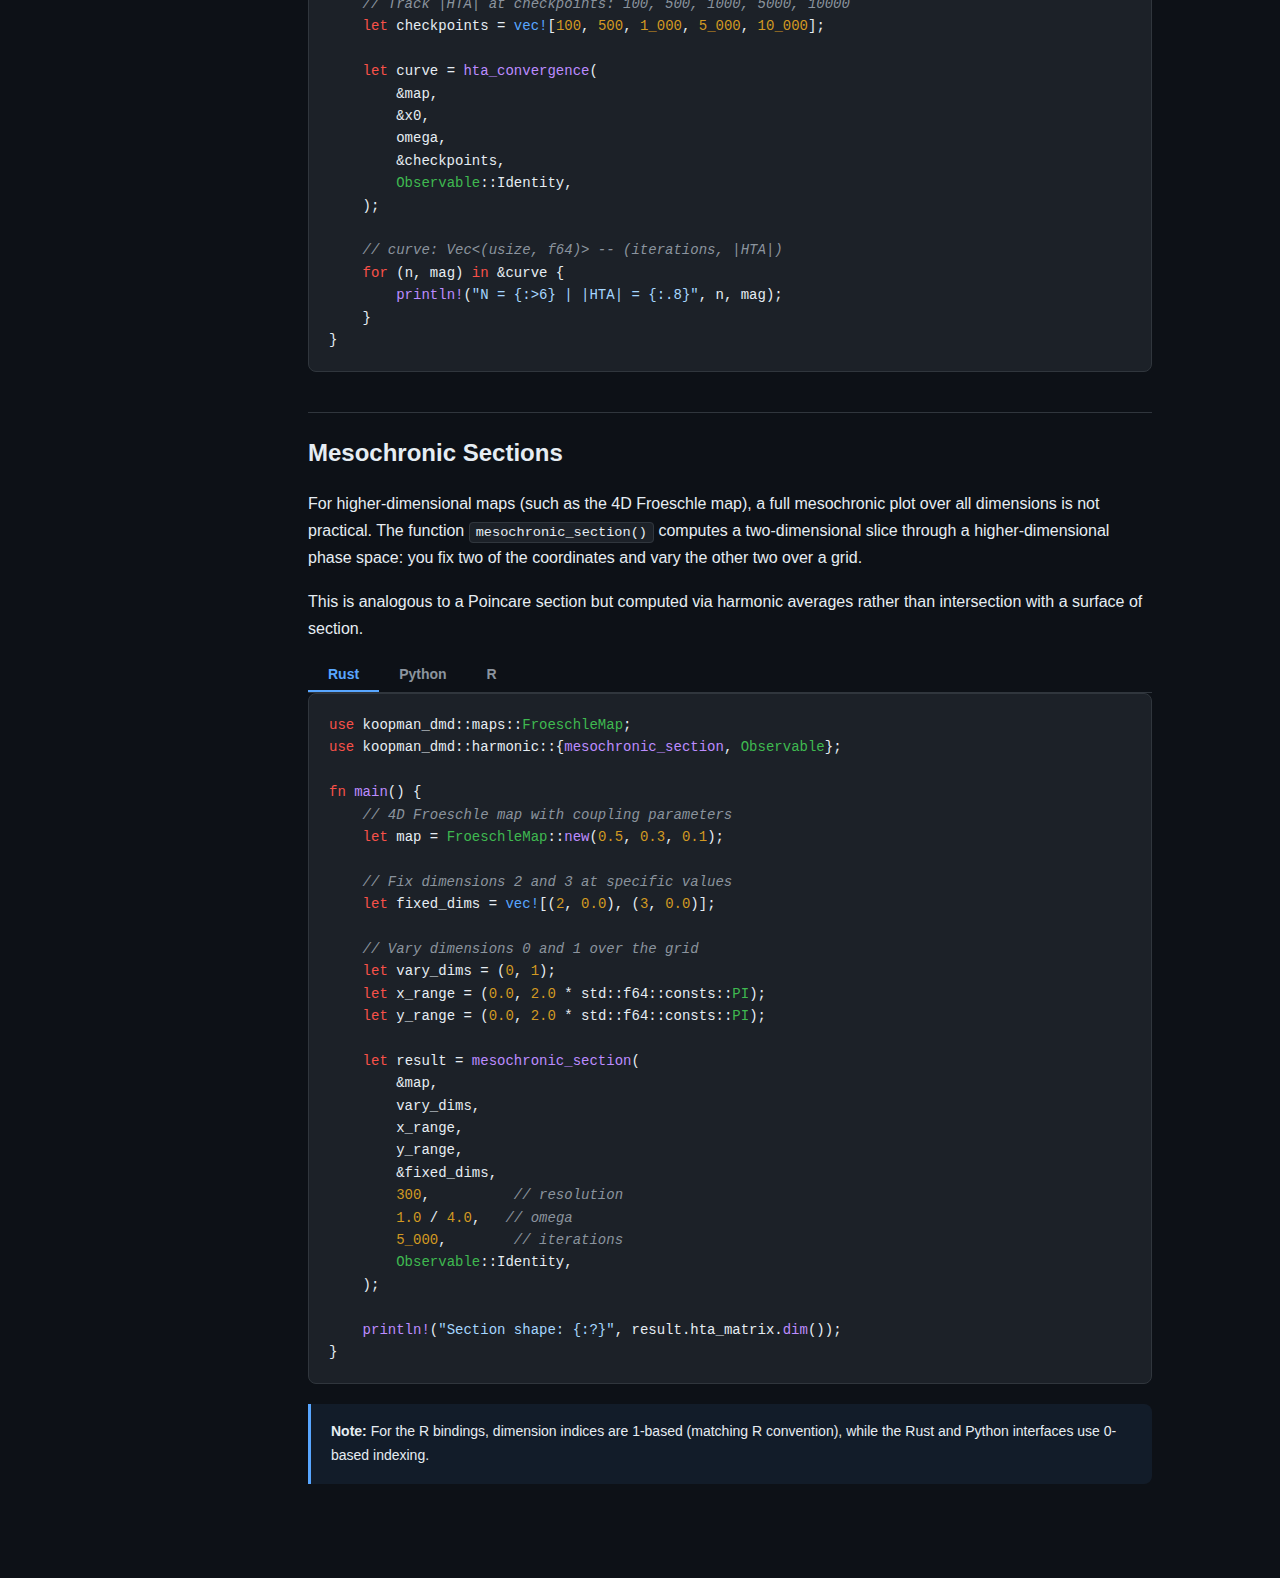
<file: docs/harmonic.html>
<!DOCTYPE html>
<html lang="en">
<head>
  <meta charset="UTF-8">
  <meta name="viewport" content="width=device-width, initial-scale=1.0">
  <title>Harmonic Time Averages - koopman-dmd</title>
  <link rel="stylesheet" href="css/style.css">
</head>
<body>

  <!-- Top nav -->
  <header class="topnav">
    <a class="logo" href="index.html">koopman-<span>dmd</span></a>
    <nav>
      <a href="index.html">Home</a>
      <a href="getting-started.html">Guide</a>
      <a href="api-rust.html">API</a>
    </nav>
    <a class="gh-link" href="https://github.com/jimeharrisjr/rust-dmd">GitHub</a>
  </header>

  <div class="page-layout">

    <!-- Sidebar -->
    <aside class="sidebar">
      <h3>Getting Started</h3>
      <a href="getting-started.html">Installation</a>

      <h3>Features</h3>
      <a href="core-dmd.html">Core DMD</a>
      <a href="extended-dmd.html">Extended DMD</a>
      <a href="hankel-dmd.html">Hankel-DMD</a>
      <a href="gla.html">GLA</a>
      <a href="harmonic.html" class="active">Harmonic Analysis</a>
      <a href="maps.html">Dynamical Maps</a>
      <a href="analysis.html">Analysis Tools</a>

      <h3>Examples</h3>
    <a href="examples-r.html">R Examples</a>
    <a href="examples-python.html">Python Examples</a>

    <h3>API Reference</h3>
      <a href="api-rust.html">Rust API</a>
      <a href="api-python.html">Python API</a>
      <a href="api-r.html">R API</a>
    </aside>

    <!-- Main content -->
    <main class="content">
      <h1>Harmonic Time Averages &amp; Mesochronic Plots</h1>
      <p class="subtitle">Koopman-theoretic tools for revealing phase space structure through weighted time averages along trajectories.</p>

      <!-- ============================================================ -->
      <h2 id="overview">Overview</h2>

      <p>Harmonic Time Averages (HTA) provide a Koopman-theoretic tool for
      analyzing the structure of phase space in discrete dynamical systems. By
      computing weighted time averages of observables along trajectories, HTAs
      reveal periodic orbits, resonance zones, and chaotic regions without
      requiring explicit integration of variational equations or Lyapunov
      exponent computation.</p>

      <p>The core idea is simple: if a trajectory is periodic with a frequency
      that matches the test frequency, the harmonic average will be large in
      magnitude. If the trajectory is chaotic or periodic at an unrelated
      frequency, the average will tend toward zero as the number of iterations
      increases.</p>

      <p>This implementation is based on the work of Mezic (2020) and
      Levnajic &amp; Mezic (2014), which established the theoretical
      foundations of harmonic averages and mesochronic analysis for
      discrete-time systems.</p>

      <div class="info-box">
        <strong>Key references:</strong> I. Mezic, "Spectrum of the Koopman
        operator, spectral expansions in functional spaces, and state-space
        geometry," Journal of Nonlinear Science, 2020. Z. Levnajic and
        I. Mezic, "Ergodic theory and visualization," preprint, 2014.
      </div>

      <!-- ============================================================ -->
      <h2 id="hta-definition">HTA Definition</h2>

      <p>For an observable <code>f</code>, a map <code>T</code>, and a test
      frequency <code>omega</code>, the Harmonic Time Average is defined
      as:</p>

      <div class="math">HTA_omega(x) = lim_{N -&gt; inf} (1/N) sum_{k=0}^{N-1} e^{2*pi*i*k*omega} f(T^k(x))</div>

      <p>In practice, we compute a finite approximation by choosing a large
      but finite number of iterations <code>N</code>. The result is a complex
      number for each initial condition <code>x</code>. Two quantities carry
      dynamical information:</p>

      <ul>
        <li><strong>Magnitude</strong> <code>|HTA|</code> -- indicates how
        strongly the trajectory resonates with the test frequency
        <code>omega</code>. A large magnitude means the orbit is periodic (or
        quasi-periodic) at that frequency.</li>
        <li><strong>Phase</strong> <code>arg(HTA)</code> -- encodes the phase
        offset of the periodic component along the orbit relative to the test
        frequency.</li>
      </ul>

      <p>When the trajectory is chaotic or periodic at a frequency
      incommensurate with <code>omega</code>, the exponential weighting causes
      cancellation and the magnitude decays toward zero as <code>N</code>
      increases.</p>

      <!-- ============================================================ -->
      <h2 id="observables">Observables</h2>

      <p>An observable is a scalar-valued function evaluated on the state
      vector at each iteration. The choice of observable affects the HTA
      result. The library provides several built-in observables:</p>

      <table>
        <thead>
          <tr>
            <th>Observable</th>
            <th>Definition</th>
            <th>Notes</th>
          </tr>
        </thead>
        <tbody>
          <tr>
            <td><code>Identity</code></td>
            <td>f(x) = x[0]</td>
            <td>Projects onto the first coordinate. Simple and general-purpose.</td>
          </tr>
          <tr>
            <td><code>SinPi</code></td>
            <td>f(x) = sin(pi * x[0])</td>
            <td>Smooth, bounded observable. Good for maps on [0, 1].</td>
          </tr>
          <tr>
            <td><code>CosPi</code></td>
            <td>f(x) = cos(pi * x[0])</td>
            <td>Complementary to SinPi. Even symmetry about x[0] = 0.</td>
          </tr>
          <tr>
            <td><code>SinPiXY</code></td>
            <td>f(x) = sin(pi * x[0] * x[1])</td>
            <td>Couples both coordinates. Useful for 2D maps.</td>
          </tr>
          <tr>
            <td><code>Quadratic</code></td>
            <td>f(x) = x[0]^2 + x[1]^2</td>
            <td>Radial observable. Measures distance from the origin.</td>
          </tr>
        </tbody>
      </table>

      <p>You can also define custom observables by implementing the
      <code>Observable</code> trait (Rust), passing a callable (Python), or
      supplying a function (R).</p>

      <!-- ============================================================ -->
      <h2 id="basic-hta">Basic HTA Computation</h2>

      <p>The following example creates a standard map, picks an initial
      condition, computes the Harmonic Time Average at a chosen frequency,
      and inspects the magnitude and phase of the result.</p>

      <div class="lang-tabs">
        <button class="lang-tab active" data-lang="rust">Rust</button>
        <button class="lang-tab" data-lang="python">Python</button>
        <button class="lang-tab" data-lang="r">R</button>
      </div>

      <!-- Rust panel -->
      <div class="lang-panel active" data-lang="rust">
<pre><code><span class="kw">use</span> koopman_dmd::maps::<span class="ty">StandardMap</span>;
<span class="kw">use</span> koopman_dmd::harmonic::{<span class="fn">harmonic_time_average</span>, <span class="ty">Observable</span>};

<span class="kw">fn</span> <span class="fn">main</span>() {
    <span class="cm">// Create a standard map with perturbation parameter K = 0.9</span>
    <span class="kw">let</span> map = <span class="ty">StandardMap</span>::<span class="fn">new</span>(<span class="nu">0.9</span>);

    <span class="cm">// Initial condition in phase space</span>
    <span class="kw">let</span> x0 = [<span class="nu">0.5</span>, <span class="nu">0.25</span>];

    <span class="cm">// Test frequency (e.g., 1/3 for period-3 orbits)</span>
    <span class="kw">let</span> omega = <span class="nu">1.0</span> / <span class="nu">3.0</span>;

    <span class="cm">// Compute HTA with 10000 iterations using the Identity observable</span>
    <span class="kw">let</span> hta = <span class="fn">harmonic_time_average</span>(
        &amp;map,
        &amp;x0,
        omega,
        <span class="nu">10_000</span>,
        <span class="ty">Observable</span>::Identity,
    );

    <span class="cm">// Inspect magnitude and phase</span>
    <span class="fn">println!</span>(<span class="st">"|HTA| = {:.6}"</span>, hta.<span class="fn">norm</span>());
    <span class="fn">println!</span>(<span class="st">"arg(HTA) = {:.6}"</span>, hta.<span class="fn">arg</span>());
}</code></pre>
      </div>

      <!-- Python panel -->
      <div class="lang-panel" data-lang="python">
<pre><code><span class="kw">import</span> koopman_dmd

<span class="cm"># Create a standard map with perturbation parameter K = 0.9</span>
map = koopman_dmd.<span class="fn">StandardMap</span>(k=<span class="nu">0.9</span>)

<span class="cm"># Initial condition in phase space</span>
x0 = [<span class="nu">0.5</span>, <span class="nu">0.25</span>]

<span class="cm"># Test frequency (e.g., 1/3 for period-3 orbits)</span>
omega = <span class="nu">1.0</span> / <span class="nu">3.0</span>

<span class="cm"># Compute HTA with 10000 iterations using the Identity observable</span>
hta = koopman_dmd.<span class="fn">harmonic_time_average</span>(
    map, x0, omega,
    n_iter=<span class="nu">10_000</span>,
    observable=<span class="st">"identity"</span>,
)

<span class="cm"># Inspect magnitude and phase</span>
<span class="fn">print</span>(<span class="st">f"|HTA| = {<span class="fn">abs</span>(hta):.6f}"</span>)
<span class="fn">print</span>(<span class="st">f"arg(HTA) = {koopman_dmd.<span class="fn">phase</span>(hta):.6f}"</span>)</code></pre>
      </div>

      <!-- R panel -->
      <div class="lang-panel" data-lang="r">
<pre><code><span class="fn">library</span>(koopmandmd)

<span class="cm"># Create a standard map with perturbation parameter K = 0.9</span>
map <span class="op">&lt;-</span> <span class="fn">standard_map</span>(k = <span class="nu">0.9</span>)

<span class="cm"># Initial condition in phase space</span>
x0 <span class="op">&lt;-</span> <span class="fn">c</span>(<span class="nu">0.5</span>, <span class="nu">0.25</span>)

<span class="cm"># Test frequency (e.g., 1/3 for period-3 orbits)</span>
omega <span class="op">&lt;-</span> <span class="nu">1</span> / <span class="nu">3</span>

<span class="cm"># Compute HTA with 10000 iterations using the Identity observable</span>
hta <span class="op">&lt;-</span> <span class="fn">harmonic_time_average</span>(
  map, x0, omega,
  n_iter = <span class="nu">10000</span>,
  observable = <span class="st">"identity"</span>
)

<span class="cm"># Inspect magnitude and phase</span>
<span class="fn">cat</span>(<span class="fn">sprintf</span>(<span class="st">"|HTA| = %.6f\n"</span>, <span class="fn">Mod</span>(hta)))
<span class="fn">cat</span>(<span class="fn">sprintf</span>(<span class="st">"arg(HTA) = %.6f\n"</span>, <span class="fn">Arg</span>(hta)))</code></pre>
      </div>

      <!-- ============================================================ -->
      <h2 id="mesochronic-harmonic">Mesochronic Harmonic Plots</h2>

      <p>A mesochronic harmonic plot computes the HTA over a two-dimensional
      grid of initial conditions. Each pixel in the resulting image
      corresponds to a single initial condition; its color encodes the HTA
      magnitude (or phase). This produces a rich visualization of phase space
      structure: islands of stability appear as bright regions of high
      <code>|HTA|</code>, while chaotic seas appear dark.</p>

      <p>The computation is embarrassingly parallel -- each initial condition
      is independent -- and the Rust implementation uses
      <a href="https://docs.rs/rayon">rayon</a> for automatic work-stealing
      parallelism across all available CPU cores.</p>

      <div class="lang-tabs">
        <button class="lang-tab active" data-lang="rust">Rust</button>
        <button class="lang-tab" data-lang="python">Python</button>
        <button class="lang-tab" data-lang="r">R</button>
      </div>

      <!-- Rust panel -->
      <div class="lang-panel active" data-lang="rust">
<pre><code><span class="kw">use</span> koopman_dmd::maps::<span class="ty">StandardMap</span>;
<span class="kw">use</span> koopman_dmd::harmonic::{<span class="fn">mesochronic_compute</span>, <span class="ty">Observable</span>};

<span class="kw">fn</span> <span class="fn">main</span>() {
    <span class="kw">let</span> map = <span class="ty">StandardMap</span>::<span class="fn">new</span>(<span class="nu">0.9</span>);

    <span class="cm">// Define the grid: 500x500 over [0, 2*pi) x [0, 2*pi)</span>
    <span class="kw">let</span> resolution = <span class="nu">500</span>;
    <span class="kw">let</span> x_range = (<span class="nu">0.0</span>, <span class="nu">2.0</span> * std::f64::consts::<span class="ty">PI</span>);
    <span class="kw">let</span> y_range = (<span class="nu">0.0</span>, <span class="nu">2.0</span> * std::f64::consts::<span class="ty">PI</span>);
    <span class="kw">let</span> omega = <span class="nu">1.0</span> / <span class="nu">3.0</span>;
    <span class="kw">let</span> n_iter = <span class="nu">5_000</span>;

    <span class="cm">// Compute HTA over the grid (parallelized with rayon)</span>
    <span class="kw">let</span> result = <span class="fn">mesochronic_compute</span>(
        &amp;map,
        x_range,
        y_range,
        resolution,
        omega,
        n_iter,
        <span class="ty">Observable</span>::SinPi,
    );

    <span class="cm">// result.hta_matrix: 500x500 Array2&lt;f64&gt; of |HTA| values</span>
    <span class="cm">// result.phase_matrix: 500x500 Array2&lt;f64&gt; of arg(HTA) values</span>
    <span class="fn">println!</span>(<span class="st">"HTA matrix shape: {:?}"</span>, result.hta_matrix.<span class="fn">dim</span>());
    <span class="fn">println!</span>(<span class="st">"Phase matrix shape: {:?}"</span>, result.phase_matrix.<span class="fn">dim</span>());
}</code></pre>
      </div>

      <!-- Python panel -->
      <div class="lang-panel" data-lang="python">
<pre><code><span class="kw">import</span> numpy <span class="kw">as</span> np
<span class="kw">import</span> koopman_dmd

map = koopman_dmd.<span class="fn">StandardMap</span>(k=<span class="nu">0.9</span>)

<span class="cm"># Compute HTA over a 500x500 grid (parallelized internally via rayon)</span>
result = koopman_dmd.<span class="fn">mesochronic_compute</span>(
    map,
    x_range=(<span class="nu">0.0</span>, <span class="nu">2.0</span> * np.pi),
    y_range=(<span class="nu">0.0</span>, <span class="nu">2.0</span> * np.pi),
    resolution=<span class="nu">500</span>,
    omega=<span class="nu">1.0</span> / <span class="nu">3.0</span>,
    n_iter=<span class="nu">5_000</span>,
    observable=<span class="st">"sin_pi"</span>,
)

<span class="cm"># result.hta_matrix: (500, 500) numpy array of |HTA| values</span>
<span class="cm"># result.phase_matrix: (500, 500) numpy array of arg(HTA) values</span>
<span class="fn">print</span>(<span class="st">"HTA matrix shape:"</span>, result.hta_matrix.shape)
<span class="fn">print</span>(<span class="st">"Max |HTA|:"</span>, result.hta_matrix.<span class="fn">max</span>())</code></pre>
      </div>

      <!-- R panel -->
      <div class="lang-panel" data-lang="r">
<pre><code><span class="fn">library</span>(koopmandmd)

map <span class="op">&lt;-</span> <span class="fn">standard_map</span>(k = <span class="nu">0.9</span>)

<span class="cm"># Compute HTA over a 500x500 grid (parallelized internally via rayon)</span>
result <span class="op">&lt;-</span> <span class="fn">mesochronic_compute</span>(
  map,
  x_range = <span class="fn">c</span>(<span class="nu">0</span>, <span class="nu">2</span> * pi),
  y_range = <span class="fn">c</span>(<span class="nu">0</span>, <span class="nu">2</span> * pi),
  resolution = <span class="nu">500</span>,
  omega = <span class="nu">1</span> / <span class="nu">3</span>,
  n_iter = <span class="nu">5000</span>,
  observable = <span class="st">"sin_pi"</span>
)

<span class="cm"># result$hta_matrix: 500x500 matrix of |HTA| values</span>
<span class="cm"># result$phase_matrix: 500x500 matrix of arg(HTA) values</span>
<span class="fn">cat</span>(<span class="st">"HTA matrix dimensions:"</span>, <span class="fn">dim</span>(result<span class="op">$</span>hta_matrix), <span class="st">"\n"</span>)</code></pre>
      </div>

      <div class="info-box">
        <strong>Interpretation:</strong> High <code>|HTA|</code> values
        indicate that the trajectory starting at that initial condition
        resonates with the test frequency <code>omega</code>. Resonance
        islands appear as bright connected regions. The chaotic sea, where
        orbits are ergodic and have continuous spectrum, appears uniformly
        dark.
      </div>

      <!-- ============================================================ -->
      <h2 id="mesochronic-scatter">Mesochronic Scatter Plots</h2>

      <p>The function <code>mesochronic_scatter()</code> computes HTA values
      for multiple observables simultaneously over the same grid of initial
      conditions. This is useful for producing scatter plots of
      <code>|HTA_1|</code> vs. <code>|HTA_2|</code>, where each point
      corresponds to one initial condition and can be colored by its
      position, phase, or classification.</p>

      <p>Such scatter plots reveal clustering structure: initial conditions
      within the same resonance island tend to cluster together, while
      chaotic initial conditions cluster near the origin (both magnitudes
      small).</p>

      <div class="lang-tabs">
        <button class="lang-tab active" data-lang="rust">Rust</button>
        <button class="lang-tab" data-lang="python">Python</button>
        <button class="lang-tab" data-lang="r">R</button>
      </div>

      <!-- Rust panel -->
      <div class="lang-panel active" data-lang="rust">
<pre><code><span class="kw">use</span> koopman_dmd::maps::<span class="ty">StandardMap</span>;
<span class="kw">use</span> koopman_dmd::harmonic::{<span class="fn">mesochronic_scatter</span>, <span class="ty">Observable</span>};

<span class="kw">fn</span> <span class="fn">main</span>() {
    <span class="kw">let</span> map = <span class="ty">StandardMap</span>::<span class="fn">new</span>(<span class="nu">0.9</span>);

    <span class="cm">// Compute HTA for two observables over a grid</span>
    <span class="kw">let</span> result = <span class="fn">mesochronic_scatter</span>(
        &amp;map,
        (<span class="nu">0.0</span>, <span class="nu">2.0</span> * std::f64::consts::<span class="ty">PI</span>),
        (<span class="nu">0.0</span>, <span class="nu">2.0</span> * std::f64::consts::<span class="ty">PI</span>),
        <span class="nu">200</span>,                     <span class="cm">// grid resolution</span>
        <span class="nu">1.0</span> / <span class="nu">3.0</span>,               <span class="cm">// omega</span>
        <span class="nu">5_000</span>,                   <span class="cm">// iterations</span>
        &amp;[<span class="ty">Observable</span>::Identity, <span class="ty">Observable</span>::SinPi],
    );

    <span class="cm">// result.hta_values: Vec&lt;Vec&lt;f64&gt;&gt; -- one entry per observable</span>
    <span class="cm">// result.initial_conditions: Vec&lt;[f64; 2]&gt; -- the grid points</span>
    <span class="fn">println!</span>(<span class="st">"Points: {}"</span>, result.initial_conditions.<span class="fn">len</span>());
    <span class="fn">println!</span>(<span class="st">"Observables: {}"</span>, result.hta_values.<span class="fn">len</span>());
}</code></pre>
      </div>

      <!-- Python panel -->
      <div class="lang-panel" data-lang="python">
<pre><code><span class="kw">import</span> numpy <span class="kw">as</span> np
<span class="kw">import</span> koopman_dmd

map = koopman_dmd.<span class="fn">StandardMap</span>(k=<span class="nu">0.9</span>)

<span class="cm"># Compute HTA for two observables over a grid</span>
result = koopman_dmd.<span class="fn">mesochronic_scatter</span>(
    map,
    x_range=(<span class="nu">0.0</span>, <span class="nu">2.0</span> * np.pi),
    y_range=(<span class="nu">0.0</span>, <span class="nu">2.0</span> * np.pi),
    resolution=<span class="nu">200</span>,
    omega=<span class="nu">1.0</span> / <span class="nu">3.0</span>,
    n_iter=<span class="nu">5_000</span>,
    observables=[<span class="st">"identity"</span>, <span class="st">"sin_pi"</span>],
)

<span class="cm"># result.hta_values: list of numpy arrays, one per observable</span>
<span class="cm"># result.initial_conditions: (N, 2) array of grid points</span>
<span class="fn">print</span>(<span class="st">"Points:"</span>, result.initial_conditions.shape[<span class="nu">0</span>])</code></pre>
      </div>

      <!-- R panel -->
      <div class="lang-panel" data-lang="r">
<pre><code><span class="fn">library</span>(koopmandmd)

map <span class="op">&lt;-</span> <span class="fn">standard_map</span>(k = <span class="nu">0.9</span>)

<span class="cm"># Compute HTA for two observables over a grid</span>
result <span class="op">&lt;-</span> <span class="fn">mesochronic_scatter</span>(
  map,
  x_range = <span class="fn">c</span>(<span class="nu">0</span>, <span class="nu">2</span> * pi),
  y_range = <span class="fn">c</span>(<span class="nu">0</span>, <span class="nu">2</span> * pi),
  resolution = <span class="nu">200</span>,
  omega = <span class="nu">1</span> / <span class="nu">3</span>,
  n_iter = <span class="nu">5000</span>,
  observables = <span class="fn">c</span>(<span class="st">"identity"</span>, <span class="st">"sin_pi"</span>)
)

<span class="cm"># result$hta_values: list of numeric vectors, one per observable</span>
<span class="cm"># result$initial_conditions: Nx2 matrix of grid points</span>
<span class="fn">cat</span>(<span class="st">"Points:"</span>, <span class="fn">nrow</span>(result<span class="op">$</span>initial_conditions), <span class="st">"\n"</span>)</code></pre>
      </div>

      <!-- ============================================================ -->
      <h2 id="phase-space-classification">Phase Space Classification</h2>

      <p>The function <code>classify_phase_space()</code> uses HTA values at
      multiple test frequencies to automatically classify each initial
      condition into one of three categories:</p>

      <table>
        <thead>
          <tr>
            <th>Category</th>
            <th>Criterion</th>
            <th>Interpretation</th>
          </tr>
        </thead>
        <tbody>
          <tr>
            <td><code>Resonating</code></td>
            <td><code>|HTA(omega)| &gt; threshold</code></td>
            <td>The orbit is locked to the test frequency. It lies on or near a periodic orbit of the corresponding period.</td>
          </tr>
          <tr>
            <td><code>NonResonating</code></td>
            <td><code>|HTA(omega)| &lt; threshold</code> but <code>|HTA(omega')|</code> is large for some other <code>omega'</code></td>
            <td>The orbit is periodic, but at a frequency different from the test frequency. It belongs to a different island chain.</td>
          </tr>
          <tr>
            <td><code>Chaotic</code></td>
            <td><code>|HTA| &lt; threshold</code> for all tested frequencies</td>
            <td>No persistent periodic structure detected. The orbit wanders ergodically through a chaotic region.</td>
          </tr>
        </tbody>
      </table>

      <div class="lang-tabs">
        <button class="lang-tab active" data-lang="rust">Rust</button>
        <button class="lang-tab" data-lang="python">Python</button>
        <button class="lang-tab" data-lang="r">R</button>
      </div>

      <!-- Rust panel -->
      <div class="lang-panel active" data-lang="rust">
<pre><code><span class="kw">use</span> koopman_dmd::maps::<span class="ty">StandardMap</span>;
<span class="kw">use</span> koopman_dmd::harmonic::{<span class="fn">classify_phase_space</span>, <span class="ty">Observable</span>, <span class="ty">Classification</span>};

<span class="kw">fn</span> <span class="fn">main</span>() {
    <span class="kw">let</span> map = <span class="ty">StandardMap</span>::<span class="fn">new</span>(<span class="nu">0.9</span>);

    <span class="cm">// Test frequencies: 1/2, 1/3, 1/4, 1/5</span>
    <span class="kw">let</span> omegas = <span class="mc">vec!</span>[<span class="nu">0.5</span>, <span class="nu">1.0</span>/<span class="nu">3.0</span>, <span class="nu">0.25</span>, <span class="nu">0.2</span>];
    <span class="kw">let</span> threshold = <span class="nu">0.01</span>;

    <span class="kw">let</span> result = <span class="fn">classify_phase_space</span>(
        &amp;map,
        (<span class="nu">0.0</span>, <span class="nu">2.0</span> * std::f64::consts::<span class="ty">PI</span>),
        (<span class="nu">0.0</span>, <span class="nu">2.0</span> * std::f64::consts::<span class="ty">PI</span>),
        <span class="nu">300</span>,
        &amp;omegas,
        <span class="nu">10_000</span>,
        threshold,
        <span class="ty">Observable</span>::Identity,
    );

    <span class="cm">// Count classifications</span>
    <span class="kw">let</span> n_resonating = result.<span class="fn">iter</span>()
        .<span class="fn">filter</span>(|c| <span class="kw">matches!</span>(c, <span class="ty">Classification</span>::Resonating(_)))
        .<span class="fn">count</span>();
    <span class="kw">let</span> n_chaotic = result.<span class="fn">iter</span>()
        .<span class="fn">filter</span>(|c| <span class="kw">matches!</span>(c, <span class="ty">Classification</span>::Chaotic))
        .<span class="fn">count</span>();

    <span class="fn">println!</span>(<span class="st">"Resonating: {}"</span>, n_resonating);
    <span class="fn">println!</span>(<span class="st">"Chaotic: {}"</span>, n_chaotic);
}</code></pre>
      </div>

      <!-- Python panel -->
      <div class="lang-panel" data-lang="python">
<pre><code><span class="kw">import</span> numpy <span class="kw">as</span> np
<span class="kw">import</span> koopman_dmd

map = koopman_dmd.<span class="fn">StandardMap</span>(k=<span class="nu">0.9</span>)

<span class="cm"># Test frequencies: 1/2, 1/3, 1/4, 1/5</span>
omegas = [<span class="nu">0.5</span>, <span class="nu">1.0</span> / <span class="nu">3.0</span>, <span class="nu">0.25</span>, <span class="nu">0.2</span>]
threshold = <span class="nu">0.01</span>

result = koopman_dmd.<span class="fn">classify_phase_space</span>(
    map,
    x_range=(<span class="nu">0.0</span>, <span class="nu">2.0</span> * np.pi),
    y_range=(<span class="nu">0.0</span>, <span class="nu">2.0</span> * np.pi),
    resolution=<span class="nu">300</span>,
    omegas=omegas,
    n_iter=<span class="nu">10_000</span>,
    threshold=threshold,
    observable=<span class="st">"identity"</span>,
)

<span class="cm"># result.labels: array of strings ("resonating", "non_resonating", "chaotic")</span>
<span class="cm"># result.matched_omega: array of matched frequencies (NaN for chaotic)</span>
<span class="fn">print</span>(<span class="st">"Resonating:"</span>, <span class="fn">sum</span>(result.labels == <span class="st">"resonating"</span>))
<span class="fn">print</span>(<span class="st">"Chaotic:"</span>, <span class="fn">sum</span>(result.labels == <span class="st">"chaotic"</span>))</code></pre>
      </div>

      <!-- R panel -->
      <div class="lang-panel" data-lang="r">
<pre><code><span class="fn">library</span>(koopmandmd)

map <span class="op">&lt;-</span> <span class="fn">standard_map</span>(k = <span class="nu">0.9</span>)

<span class="cm"># Test frequencies: 1/2, 1/3, 1/4, 1/5</span>
omegas <span class="op">&lt;-</span> <span class="fn">c</span>(<span class="nu">0.5</span>, <span class="nu">1</span> / <span class="nu">3</span>, <span class="nu">0.25</span>, <span class="nu">0.2</span>)
threshold <span class="op">&lt;-</span> <span class="nu">0.01</span>

result <span class="op">&lt;-</span> <span class="fn">classify_phase_space</span>(
  map,
  x_range = <span class="fn">c</span>(<span class="nu">0</span>, <span class="nu">2</span> * pi),
  y_range = <span class="fn">c</span>(<span class="nu">0</span>, <span class="nu">2</span> * pi),
  resolution = <span class="nu">300</span>,
  omegas = omegas,
  n_iter = <span class="nu">10000</span>,
  threshold = threshold,
  observable = <span class="st">"identity"</span>
)

<span class="cm"># result$labels: character vector of classifications</span>
<span class="cm"># result$matched_omega: numeric vector of matched frequencies</span>
<span class="fn">table</span>(result<span class="op">$</span>labels)</code></pre>
      </div>

      <!-- ============================================================ -->
      <h2 id="hta-convergence">HTA Convergence</h2>

      <p>The function <code>hta_convergence()</code> tracks how the HTA
      magnitude evolves as the number of iterations increases. This is useful
      for determining whether enough iterations were used to reliably
      distinguish resonant from non-resonant initial conditions.</p>

      <p>For a resonating orbit, <code>|HTA|</code> converges to a positive
      constant. For a chaotic orbit, <code>|HTA|</code> decays roughly as
      <code>1/sqrt(N)</code> due to the central limit theorem applied to the
      oscillating sum.</p>

      <div class="lang-tabs">
        <button class="lang-tab active" data-lang="rust">Rust</button>
        <button class="lang-tab" data-lang="python">Python</button>
        <button class="lang-tab" data-lang="r">R</button>
      </div>

      <!-- Rust panel -->
      <div class="lang-panel active" data-lang="rust">
<pre><code><span class="kw">use</span> koopman_dmd::maps::<span class="ty">StandardMap</span>;
<span class="kw">use</span> koopman_dmd::harmonic::{<span class="fn">hta_convergence</span>, <span class="ty">Observable</span>};

<span class="kw">fn</span> <span class="fn">main</span>() {
    <span class="kw">let</span> map = <span class="ty">StandardMap</span>::<span class="fn">new</span>(<span class="nu">0.9</span>);
    <span class="kw">let</span> x0 = [<span class="nu">0.5</span>, <span class="nu">0.25</span>];
    <span class="kw">let</span> omega = <span class="nu">1.0</span> / <span class="nu">3.0</span>;

    <span class="cm">// Track |HTA| at checkpoints: 100, 500, 1000, 5000, 10000</span>
    <span class="kw">let</span> checkpoints = <span class="mc">vec!</span>[<span class="nu">100</span>, <span class="nu">500</span>, <span class="nu">1_000</span>, <span class="nu">5_000</span>, <span class="nu">10_000</span>];

    <span class="kw">let</span> curve = <span class="fn">hta_convergence</span>(
        &amp;map,
        &amp;x0,
        omega,
        &amp;checkpoints,
        <span class="ty">Observable</span>::Identity,
    );

    <span class="cm">// curve: Vec&lt;(usize, f64)&gt; -- (iterations, |HTA|)</span>
    <span class="kw">for</span> (n, mag) <span class="kw">in</span> &amp;curve {
        <span class="fn">println!</span>(<span class="st">"N = {:>6} | |HTA| = {:.8}"</span>, n, mag);
    }
}</code></pre>
      </div>

      <!-- Python panel -->
      <div class="lang-panel" data-lang="python">
<pre><code><span class="kw">import</span> koopman_dmd

map = koopman_dmd.<span class="fn">StandardMap</span>(k=<span class="nu">0.9</span>)
x0 = [<span class="nu">0.5</span>, <span class="nu">0.25</span>]
omega = <span class="nu">1.0</span> / <span class="nu">3.0</span>

<span class="cm"># Track |HTA| at checkpoints</span>
checkpoints = [<span class="nu">100</span>, <span class="nu">500</span>, <span class="nu">1_000</span>, <span class="nu">5_000</span>, <span class="nu">10_000</span>]

curve = koopman_dmd.<span class="fn">hta_convergence</span>(
    map, x0, omega,
    checkpoints=checkpoints,
    observable=<span class="st">"identity"</span>,
)

<span class="cm"># curve: list of (n_iter, |HTA|) pairs</span>
<span class="kw">for</span> n, mag <span class="kw">in</span> curve:
    <span class="fn">print</span>(<span class="st">f"N = {n:>6} | |HTA| = {mag:.8f}"</span>)</code></pre>
      </div>

      <!-- R panel -->
      <div class="lang-panel" data-lang="r">
<pre><code><span class="fn">library</span>(koopmandmd)

map <span class="op">&lt;-</span> <span class="fn">standard_map</span>(k = <span class="nu">0.9</span>)
x0 <span class="op">&lt;-</span> <span class="fn">c</span>(<span class="nu">0.5</span>, <span class="nu">0.25</span>)
omega <span class="op">&lt;-</span> <span class="nu">1</span> / <span class="nu">3</span>

<span class="cm"># Track |HTA| at checkpoints</span>
checkpoints <span class="op">&lt;-</span> <span class="fn">c</span>(<span class="nu">100</span>, <span class="nu">500</span>, <span class="nu">1000</span>, <span class="nu">5000</span>, <span class="nu">10000</span>)

curve <span class="op">&lt;-</span> <span class="fn">hta_convergence</span>(
  map, x0, omega,
  checkpoints = checkpoints,
  observable = <span class="st">"identity"</span>
)

<span class="cm"># curve: data.frame with columns n_iter and hta_magnitude</span>
<span class="fn">print</span>(curve)</code></pre>
      </div>

      <!-- ============================================================ -->
      <h2 id="mesochronic-sections">Mesochronic Sections</h2>

      <p>For higher-dimensional maps (such as the 4D Froeschle map), a full
      mesochronic plot over all dimensions is not practical. The function
      <code>mesochronic_section()</code> computes a two-dimensional slice
      through a higher-dimensional phase space: you fix two of the
      coordinates and vary the other two over a grid.</p>

      <p>This is analogous to a Poincare section but computed via harmonic
      averages rather than intersection with a surface of section.</p>

      <div class="lang-tabs">
        <button class="lang-tab active" data-lang="rust">Rust</button>
        <button class="lang-tab" data-lang="python">Python</button>
        <button class="lang-tab" data-lang="r">R</button>
      </div>

      <!-- Rust panel -->
      <div class="lang-panel active" data-lang="rust">
<pre><code><span class="kw">use</span> koopman_dmd::maps::<span class="ty">FroeschleMap</span>;
<span class="kw">use</span> koopman_dmd::harmonic::{<span class="fn">mesochronic_section</span>, <span class="ty">Observable</span>};

<span class="kw">fn</span> <span class="fn">main</span>() {
    <span class="cm">// 4D Froeschle map with coupling parameters</span>
    <span class="kw">let</span> map = <span class="ty">FroeschleMap</span>::<span class="fn">new</span>(<span class="nu">0.5</span>, <span class="nu">0.3</span>, <span class="nu">0.1</span>);

    <span class="cm">// Fix dimensions 2 and 3 at specific values</span>
    <span class="kw">let</span> fixed_dims = <span class="mc">vec!</span>[(<span class="nu">2</span>, <span class="nu">0.0</span>), (<span class="nu">3</span>, <span class="nu">0.0</span>)];

    <span class="cm">// Vary dimensions 0 and 1 over the grid</span>
    <span class="kw">let</span> vary_dims = (<span class="nu">0</span>, <span class="nu">1</span>);
    <span class="kw">let</span> x_range = (<span class="nu">0.0</span>, <span class="nu">2.0</span> * std::f64::consts::<span class="ty">PI</span>);
    <span class="kw">let</span> y_range = (<span class="nu">0.0</span>, <span class="nu">2.0</span> * std::f64::consts::<span class="ty">PI</span>);

    <span class="kw">let</span> result = <span class="fn">mesochronic_section</span>(
        &amp;map,
        vary_dims,
        x_range,
        y_range,
        &amp;fixed_dims,
        <span class="nu">300</span>,          <span class="cm">// resolution</span>
        <span class="nu">1.0</span> / <span class="nu">4.0</span>,   <span class="cm">// omega</span>
        <span class="nu">5_000</span>,        <span class="cm">// iterations</span>
        <span class="ty">Observable</span>::Identity,
    );

    <span class="fn">println!</span>(<span class="st">"Section shape: {:?}"</span>, result.hta_matrix.<span class="fn">dim</span>());
}</code></pre>
      </div>

      <!-- Python panel -->
      <div class="lang-panel" data-lang="python">
<pre><code><span class="kw">import</span> numpy <span class="kw">as</span> np
<span class="kw">import</span> koopman_dmd

<span class="cm"># 4D Froeschle map with coupling parameters</span>
map = koopman_dmd.<span class="fn">FroeschleMap</span>(a=<span class="nu">0.5</span>, b=<span class="nu">0.3</span>, coupling=<span class="nu">0.1</span>)

<span class="cm"># Fix dimensions 2 and 3, vary dimensions 0 and 1</span>
result = koopman_dmd.<span class="fn">mesochronic_section</span>(
    map,
    vary_dims=(<span class="nu">0</span>, <span class="nu">1</span>),
    x_range=(<span class="nu">0.0</span>, <span class="nu">2.0</span> * np.pi),
    y_range=(<span class="nu">0.0</span>, <span class="nu">2.0</span> * np.pi),
    fixed_dims={<span class="nu">2</span>: <span class="nu">0.0</span>, <span class="nu">3</span>: <span class="nu">0.0</span>},
    resolution=<span class="nu">300</span>,
    omega=<span class="nu">0.25</span>,
    n_iter=<span class="nu">5_000</span>,
    observable=<span class="st">"identity"</span>,
)

<span class="fn">print</span>(<span class="st">"Section shape:"</span>, result.hta_matrix.shape)</code></pre>
      </div>

      <!-- R panel -->
      <div class="lang-panel" data-lang="r">
<pre><code><span class="fn">library</span>(koopmandmd)

<span class="cm"># 4D Froeschle map with coupling parameters</span>
map <span class="op">&lt;-</span> <span class="fn">froeschle_map</span>(a = <span class="nu">0.5</span>, b = <span class="nu">0.3</span>, coupling = <span class="nu">0.1</span>)

<span class="cm"># Fix dimensions 3 and 4, vary dimensions 1 and 2</span>
result <span class="op">&lt;-</span> <span class="fn">mesochronic_section</span>(
  map,
  vary_dims = <span class="fn">c</span>(<span class="nu">1</span>, <span class="nu">2</span>),
  x_range = <span class="fn">c</span>(<span class="nu">0</span>, <span class="nu">2</span> * pi),
  y_range = <span class="fn">c</span>(<span class="nu">0</span>, <span class="nu">2</span> * pi),
  fixed_dims = <span class="fn">list</span>(<span class="st">"3"</span> = <span class="nu">0.0</span>, <span class="st">"4"</span> = <span class="nu">0.0</span>),
  resolution = <span class="nu">300</span>,
  omega = <span class="nu">0.25</span>,
  n_iter = <span class="nu">5000</span>,
  observable = <span class="st">"identity"</span>
)

<span class="fn">cat</span>(<span class="st">"Section dimensions:"</span>, <span class="fn">dim</span>(result<span class="op">$</span>hta_matrix), <span class="st">"\n"</span>)</code></pre>
      </div>

      <div class="info-box">
        <strong>Note:</strong> For the R bindings, dimension indices are
        1-based (matching R convention), while the Rust and Python interfaces
        use 0-based indexing.
      </div>

    </main>
  </div>

  <script src="js/main.js"></script>
</body>
</html>
</file>
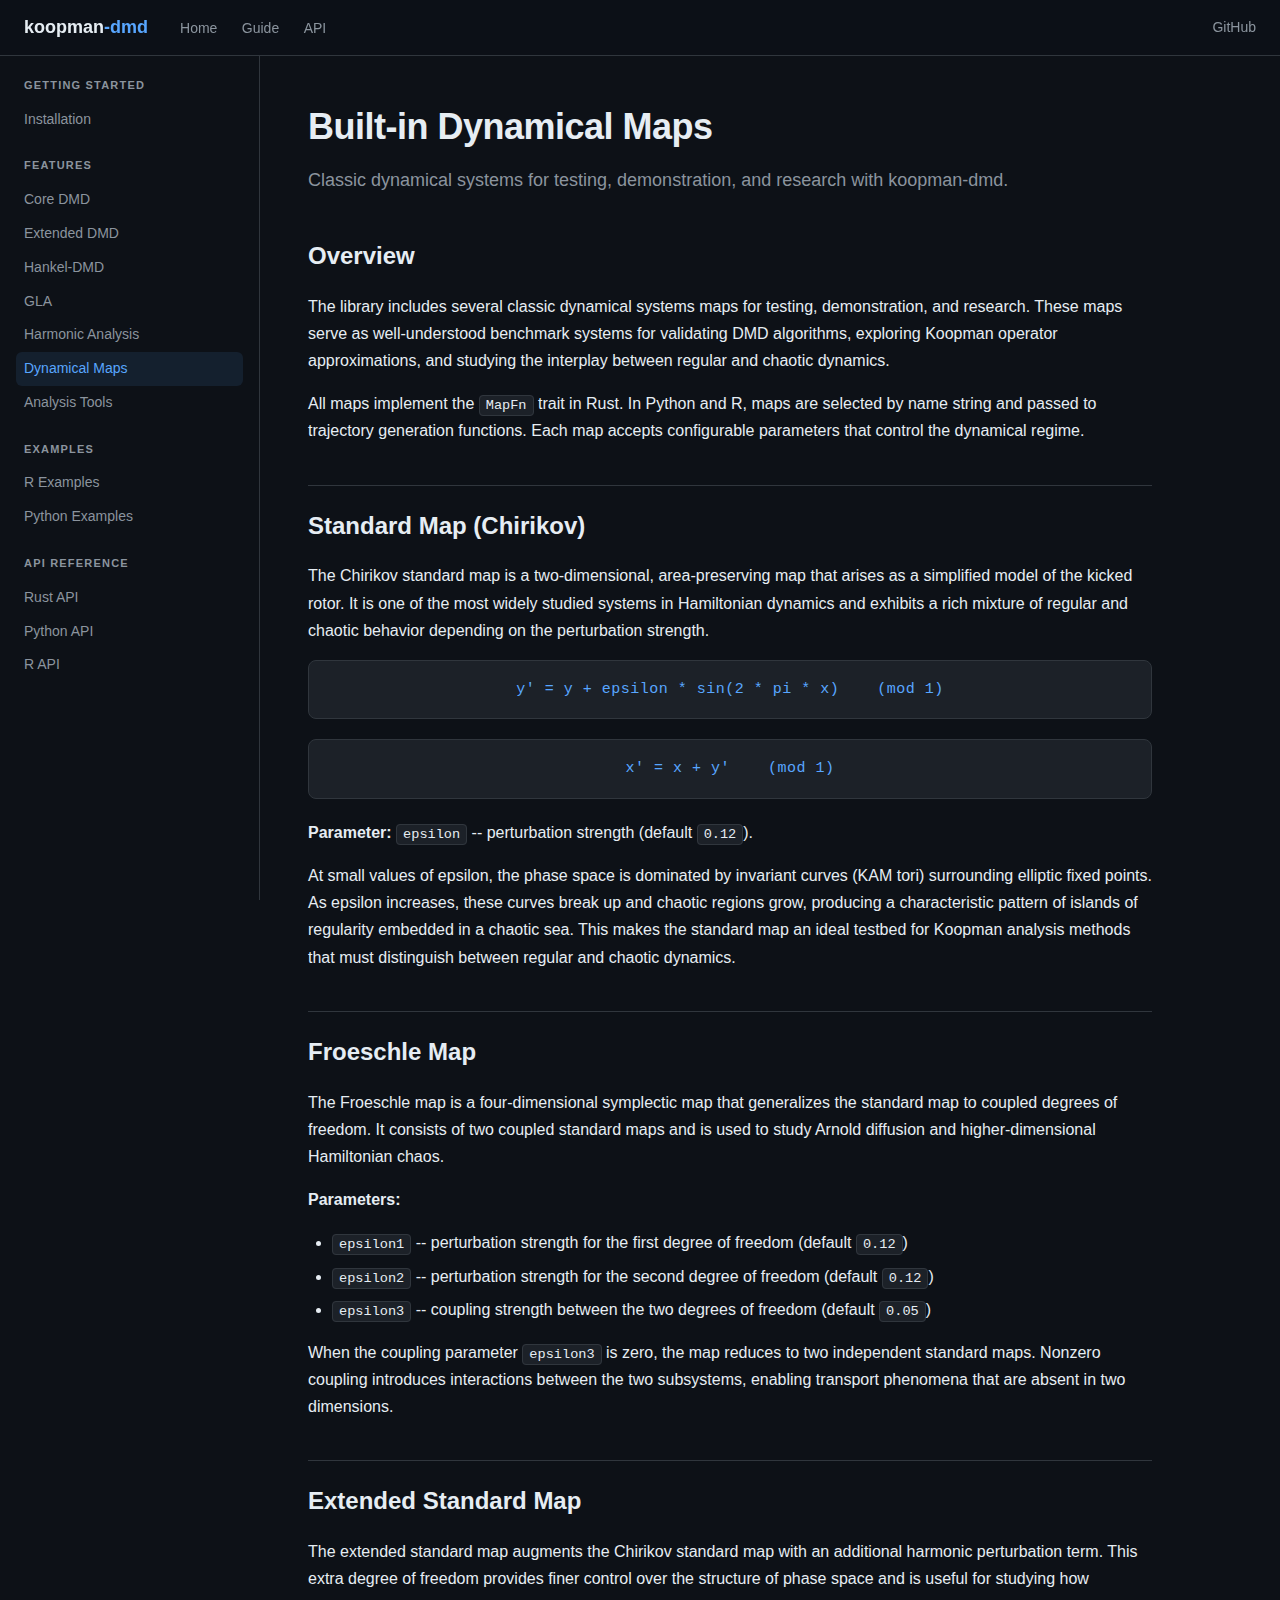
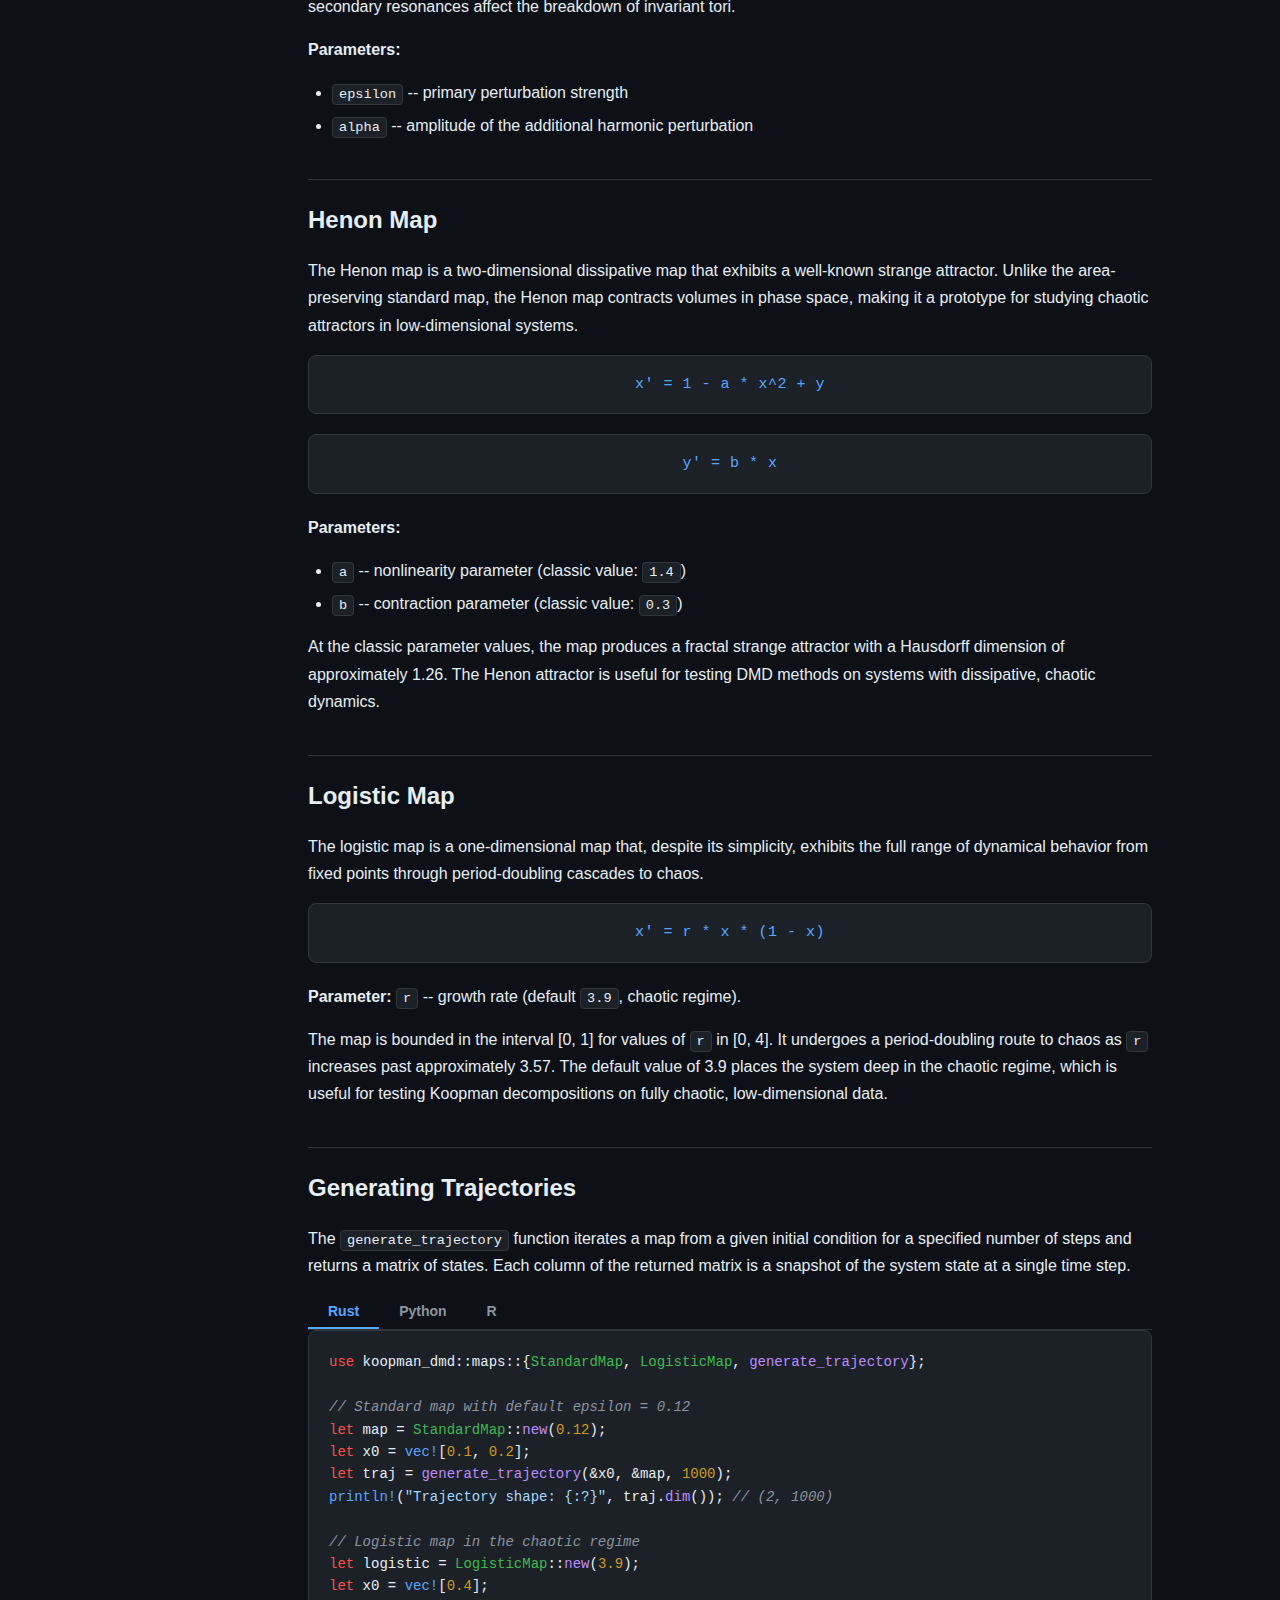
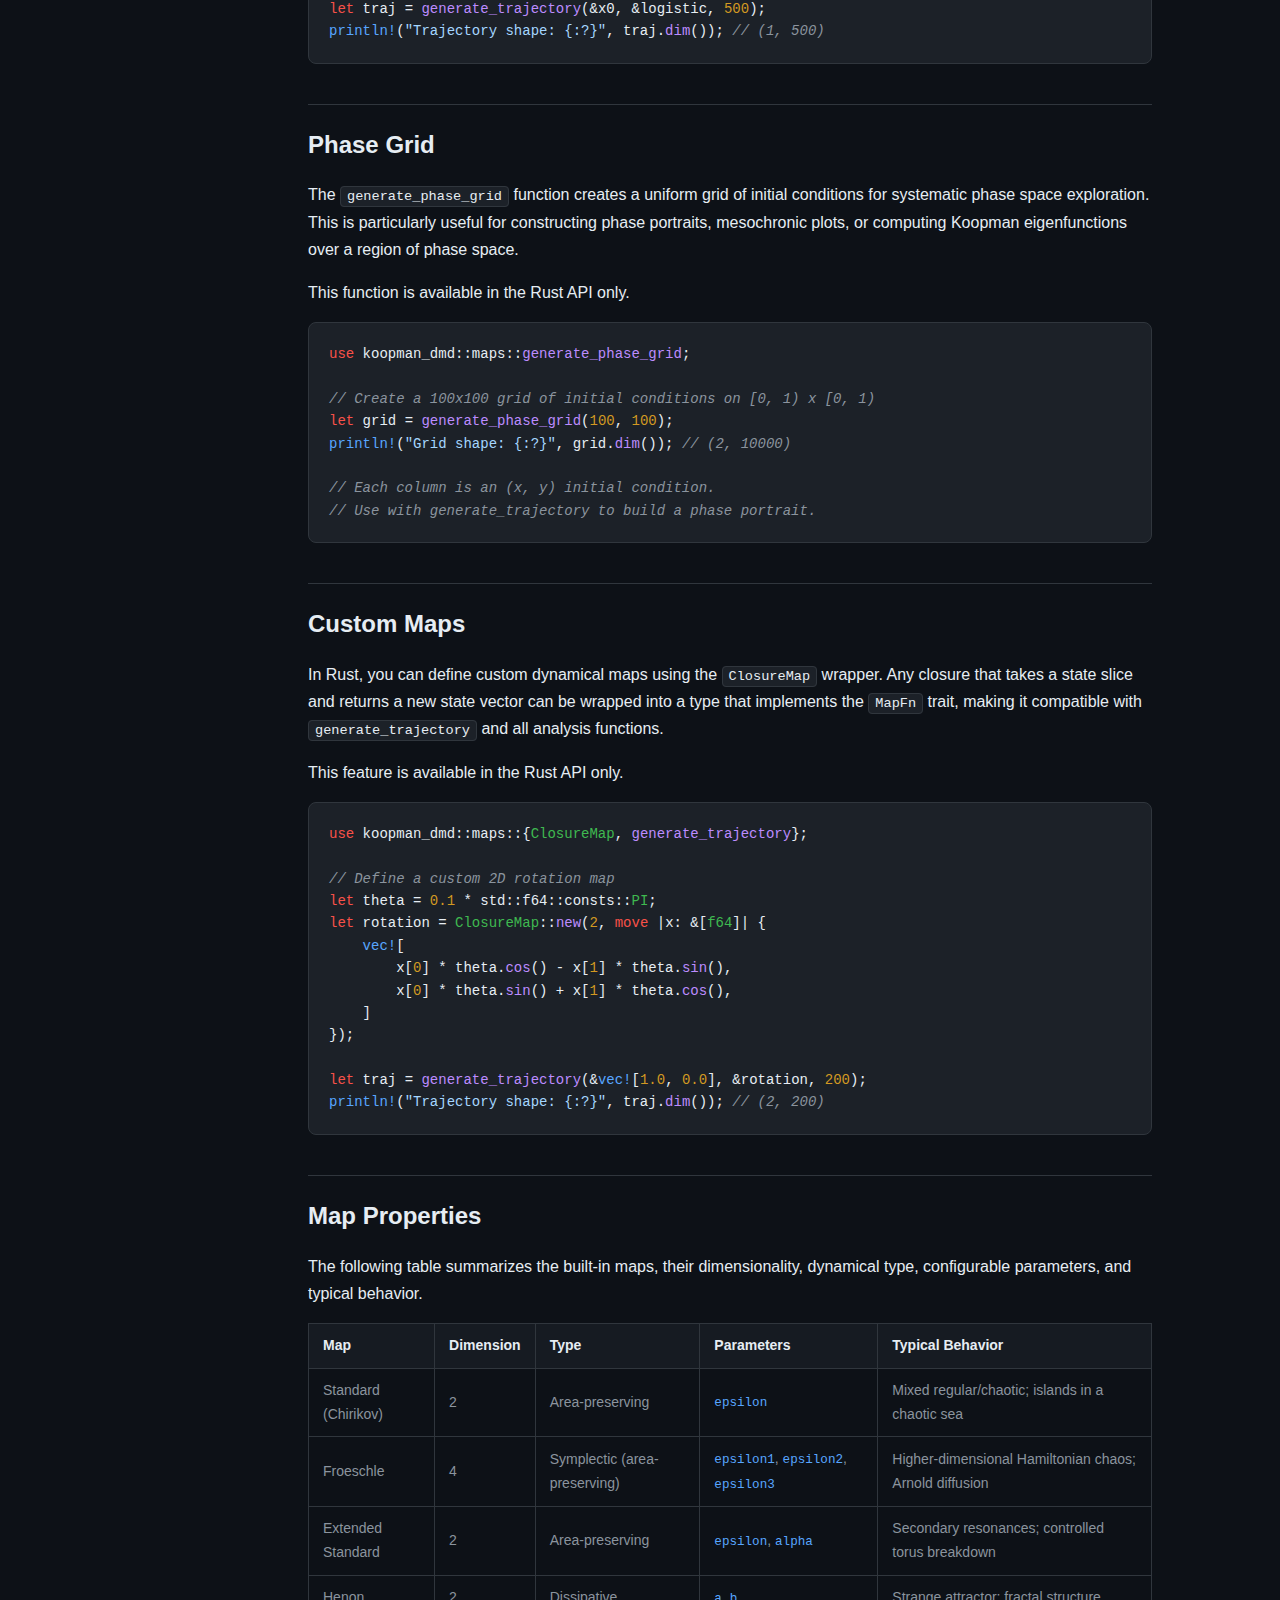
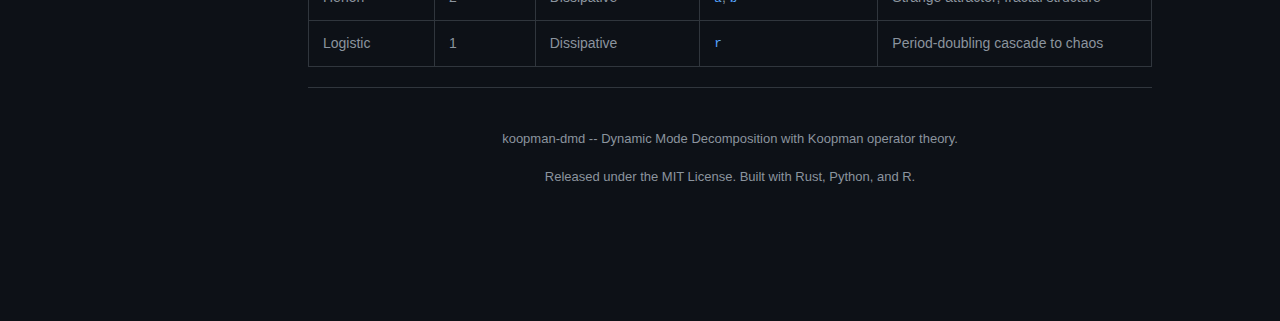
<file: docs/maps.html>
<!DOCTYPE html>
<html lang="en">
<head>
  <meta charset="UTF-8">
  <meta name="viewport" content="width=device-width, initial-scale=1.0">
  <title>Built-in Dynamical Maps - koopman-dmd</title>
  <link rel="stylesheet" href="css/style.css">
</head>
<body>

  <!-- Top nav -->
  <header class="topnav">
    <a class="logo" href="index.html">koopman<span>-dmd</span></a>
    <nav>
      <a href="index.html">Home</a>
      <a href="getting-started.html">Guide</a>
      <a href="api-rust.html">API</a>
    </nav>
    <a class="gh-link" href="https://github.com/jimeharrisjr/rust-dmd">GitHub</a>
  </header>

  <div class="page-layout">

    <!-- Sidebar -->
    <aside class="sidebar">
      <h3>Getting Started</h3>
      <a href="getting-started.html">Installation</a>

      <h3>Features</h3>
      <a href="core-dmd.html">Core DMD</a>
      <a href="extended-dmd.html">Extended DMD</a>
      <a href="hankel-dmd.html">Hankel-DMD</a>
      <a href="gla.html">GLA</a>
      <a href="harmonic.html">Harmonic Analysis</a>
      <a href="maps.html" class="active">Dynamical Maps</a>
      <a href="analysis.html">Analysis Tools</a>

      <h3>Examples</h3>
    <a href="examples-r.html">R Examples</a>
    <a href="examples-python.html">Python Examples</a>

    <h3>API Reference</h3>
      <a href="api-rust.html">Rust API</a>
      <a href="api-python.html">Python API</a>
      <a href="api-r.html">R API</a>
    </aside>

    <!-- Main content -->
    <main class="content">
      <h1>Built-in Dynamical Maps</h1>
      <p class="subtitle">Classic dynamical systems for testing, demonstration, and research with koopman-dmd.</p>

      <!-- ============================================================ -->
      <h2 id="overview">Overview</h2>

      <p>The library includes several classic dynamical systems maps for testing,
      demonstration, and research. These maps serve as well-understood benchmark
      systems for validating DMD algorithms, exploring Koopman operator
      approximations, and studying the interplay between regular and chaotic
      dynamics.</p>

      <p>All maps implement the <code>MapFn</code> trait in Rust. In Python and R,
      maps are selected by name string and passed to trajectory generation
      functions. Each map accepts configurable parameters that control the
      dynamical regime.</p>

      <!-- ============================================================ -->
      <h2 id="standard-map">Standard Map (Chirikov)</h2>

      <p>The Chirikov standard map is a two-dimensional, area-preserving map that
      arises as a simplified model of the kicked rotor. It is one of the most
      widely studied systems in Hamiltonian dynamics and exhibits a rich mixture of
      regular and chaotic behavior depending on the perturbation strength.</p>

      <div class="math">y' = y + epsilon * sin(2 * pi * x) &nbsp;&nbsp; (mod 1)</div>
      <div class="math">x' = x + y' &nbsp;&nbsp; (mod 1)</div>

      <p><strong>Parameter:</strong> <code>epsilon</code> -- perturbation strength
      (default <code>0.12</code>).</p>

      <p>At small values of epsilon, the phase space is dominated by invariant
      curves (KAM tori) surrounding elliptic fixed points. As epsilon increases,
      these curves break up and chaotic regions grow, producing a characteristic
      pattern of islands of regularity embedded in a chaotic sea. This makes the
      standard map an ideal testbed for Koopman analysis methods that must
      distinguish between regular and chaotic dynamics.</p>

      <!-- ============================================================ -->
      <h2 id="froeschle-map">Froeschle Map</h2>

      <p>The Froeschle map is a four-dimensional symplectic map that generalizes
      the standard map to coupled degrees of freedom. It consists of two coupled
      standard maps and is used to study Arnold diffusion and higher-dimensional
      Hamiltonian chaos.</p>

      <p><strong>Parameters:</strong></p>
      <ul>
        <li><code>epsilon1</code> -- perturbation strength for the first degree of freedom (default <code>0.12</code>)</li>
        <li><code>epsilon2</code> -- perturbation strength for the second degree of freedom (default <code>0.12</code>)</li>
        <li><code>epsilon3</code> -- coupling strength between the two degrees of freedom (default <code>0.05</code>)</li>
      </ul>

      <p>When the coupling parameter <code>epsilon3</code> is zero, the map
      reduces to two independent standard maps. Nonzero coupling introduces
      interactions between the two subsystems, enabling transport phenomena that
      are absent in two dimensions.</p>

      <!-- ============================================================ -->
      <h2 id="extended-standard-map">Extended Standard Map</h2>

      <p>The extended standard map augments the Chirikov standard map with an
      additional harmonic perturbation term. This extra degree of freedom provides
      finer control over the structure of phase space and is useful for studying
      how secondary resonances affect the breakdown of invariant tori.</p>

      <p><strong>Parameters:</strong></p>
      <ul>
        <li><code>epsilon</code> -- primary perturbation strength</li>
        <li><code>alpha</code> -- amplitude of the additional harmonic perturbation</li>
      </ul>

      <!-- ============================================================ -->
      <h2 id="henon-map">Henon Map</h2>

      <p>The Henon map is a two-dimensional dissipative map that exhibits a
      well-known strange attractor. Unlike the area-preserving standard map, the
      Henon map contracts volumes in phase space, making it a prototype for
      studying chaotic attractors in low-dimensional systems.</p>

      <div class="math">x' = 1 - a * x^2 + y</div>
      <div class="math">y' = b * x</div>

      <p><strong>Parameters:</strong></p>
      <ul>
        <li><code>a</code> -- nonlinearity parameter (classic value: <code>1.4</code>)</li>
        <li><code>b</code> -- contraction parameter (classic value: <code>0.3</code>)</li>
      </ul>

      <p>At the classic parameter values, the map produces a fractal strange
      attractor with a Hausdorff dimension of approximately 1.26. The Henon
      attractor is useful for testing DMD methods on systems with dissipative,
      chaotic dynamics.</p>

      <!-- ============================================================ -->
      <h2 id="logistic-map">Logistic Map</h2>

      <p>The logistic map is a one-dimensional map that, despite its simplicity,
      exhibits the full range of dynamical behavior from fixed points through
      period-doubling cascades to chaos.</p>

      <div class="math">x' = r * x * (1 - x)</div>

      <p><strong>Parameter:</strong> <code>r</code> -- growth rate (default
      <code>3.9</code>, chaotic regime).</p>

      <p>The map is bounded in the interval [0, 1] for values of
      <code>r</code> in [0, 4]. It undergoes a period-doubling route to chaos as
      <code>r</code> increases past approximately 3.57. The default value of 3.9
      places the system deep in the chaotic regime, which is useful for testing
      Koopman decompositions on fully chaotic, low-dimensional data.</p>

      <!-- ============================================================ -->
      <h2 id="generating-trajectories">Generating Trajectories</h2>

      <p>The <code>generate_trajectory</code> function iterates a map from a given
      initial condition for a specified number of steps and returns a matrix of
      states. Each column of the returned matrix is a snapshot of the system state
      at a single time step.</p>

      <div class="lang-tabs">
        <button class="lang-tab active" data-lang="rust">Rust</button>
        <button class="lang-tab" data-lang="python">Python</button>
        <button class="lang-tab" data-lang="r">R</button>
      </div>

      <!-- Rust panel -->
      <div class="lang-panel active" data-lang="rust">
<pre><code><span class="kw">use</span> koopman_dmd::maps::{<span class="ty">StandardMap</span>, <span class="ty">LogisticMap</span>, <span class="fn">generate_trajectory</span>};

<span class="cm">// Standard map with default epsilon = 0.12</span>
<span class="kw">let</span> map = <span class="ty">StandardMap</span>::<span class="fn">new</span>(<span class="nu">0.12</span>);
<span class="kw">let</span> x0 = <span class="mc">vec!</span>[<span class="nu">0.1</span>, <span class="nu">0.2</span>];
<span class="kw">let</span> traj = <span class="fn">generate_trajectory</span>(&amp;x0, &amp;map, <span class="nu">1000</span>);
<span class="mc">println!</span>(<span class="st">"Trajectory shape: {:?}"</span>, traj.<span class="fn">dim</span>()); <span class="cm">// (2, 1000)</span>

<span class="cm">// Logistic map in the chaotic regime</span>
<span class="kw">let</span> logistic = <span class="ty">LogisticMap</span>::<span class="fn">new</span>(<span class="nu">3.9</span>);
<span class="kw">let</span> x0 = <span class="mc">vec!</span>[<span class="nu">0.4</span>];
<span class="kw">let</span> traj = <span class="fn">generate_trajectory</span>(&amp;x0, &amp;logistic, <span class="nu">500</span>);
<span class="mc">println!</span>(<span class="st">"Trajectory shape: {:?}"</span>, traj.<span class="fn">dim</span>()); <span class="cm">// (1, 500)</span></code></pre>
      </div>

      <!-- Python panel -->
      <div class="lang-panel" data-lang="python">
<pre><code><span class="kw">import</span> koopman_dmd <span class="kw">as</span> kdmd
<span class="kw">import</span> numpy <span class="kw">as</span> np

<span class="cm"># Standard map with default epsilon = 0.12</span>
traj = kdmd.<span class="fn">generate_trajectory</span>(
    initial_condition=[<span class="nu">0.1</span>, <span class="nu">0.2</span>],
    map_name=<span class="st">"standard"</span>,
    n_steps=<span class="nu">1000</span>,
    epsilon=<span class="nu">0.12</span>,
)
<span class="fn">print</span>(<span class="st">"Trajectory shape:"</span>, traj.shape)  <span class="cm"># (2, 1000)</span>

<span class="cm"># Logistic map in the chaotic regime</span>
traj = kdmd.<span class="fn">generate_trajectory</span>(
    initial_condition=[<span class="nu">0.4</span>],
    map_name=<span class="st">"logistic"</span>,
    n_steps=<span class="nu">500</span>,
    r=<span class="nu">3.9</span>,
)
<span class="fn">print</span>(<span class="st">"Trajectory shape:"</span>, traj.shape)  <span class="cm"># (1, 500)</span></code></pre>
      </div>

      <!-- R panel -->
      <div class="lang-panel" data-lang="r">
<pre><code><span class="fn">library</span>(koopmandmd)

<span class="cm"># Standard map with default epsilon = 0.12</span>
traj <span class="op">&lt;-</span> <span class="fn">generate_trajectory</span>(
  initial_condition = <span class="fn">c</span>(<span class="nu">0.1</span>, <span class="nu">0.2</span>),
  map_name = <span class="st">"standard"</span>,
  n_steps = <span class="nu">1000</span>,
  epsilon = <span class="nu">0.12</span>
)
<span class="fn">print</span>(<span class="fn">dim</span>(traj))  <span class="cm"># 2 x 1000</span>

<span class="cm"># Logistic map in the chaotic regime</span>
traj <span class="op">&lt;-</span> <span class="fn">generate_trajectory</span>(
  initial_condition = <span class="nu">0.4</span>,
  map_name = <span class="st">"logistic"</span>,
  n_steps = <span class="nu">500</span>,
  r = <span class="nu">3.9</span>
)
<span class="fn">print</span>(<span class="fn">dim</span>(traj))  <span class="cm"># 1 x 500</span></code></pre>
      </div>

      <!-- ============================================================ -->
      <h2 id="phase-grid">Phase Grid</h2>

      <p>The <code>generate_phase_grid</code> function creates a uniform grid of
      initial conditions for systematic phase space exploration. This is
      particularly useful for constructing phase portraits, mesochronic plots, or
      computing Koopman eigenfunctions over a region of phase space.</p>

      <p>This function is available in the Rust API only.</p>

<pre><code><span class="kw">use</span> koopman_dmd::maps::<span class="fn">generate_phase_grid</span>;

<span class="cm">// Create a 100x100 grid of initial conditions on [0, 1) x [0, 1)</span>
<span class="kw">let</span> grid = <span class="fn">generate_phase_grid</span>(<span class="nu">100</span>, <span class="nu">100</span>);
<span class="mc">println!</span>(<span class="st">"Grid shape: {:?}"</span>, grid.<span class="fn">dim</span>()); <span class="cm">// (2, 10000)</span>

<span class="cm">// Each column is an (x, y) initial condition.</span>
<span class="cm">// Use with generate_trajectory to build a phase portrait.</span></code></pre>

      <!-- ============================================================ -->
      <h2 id="custom-maps">Custom Maps</h2>

      <p>In Rust, you can define custom dynamical maps using the
      <code>ClosureMap</code> wrapper. Any closure that takes a state slice and
      returns a new state vector can be wrapped into a type that implements the
      <code>MapFn</code> trait, making it compatible with
      <code>generate_trajectory</code> and all analysis functions.</p>

      <p>This feature is available in the Rust API only.</p>

<pre><code><span class="kw">use</span> koopman_dmd::maps::{<span class="ty">ClosureMap</span>, <span class="fn">generate_trajectory</span>};

<span class="cm">// Define a custom 2D rotation map</span>
<span class="kw">let</span> theta = <span class="nu">0.1</span> * std::f64::consts::<span class="ty">PI</span>;
<span class="kw">let</span> rotation = <span class="ty">ClosureMap</span>::<span class="fn">new</span>(<span class="nu">2</span>, <span class="kw">move</span> |x: &amp;[<span class="ty">f64</span>]| {
    <span class="mc">vec!</span>[
        x[<span class="nu">0</span>] * theta.<span class="fn">cos</span>() - x[<span class="nu">1</span>] * theta.<span class="fn">sin</span>(),
        x[<span class="nu">0</span>] * theta.<span class="fn">sin</span>() + x[<span class="nu">1</span>] * theta.<span class="fn">cos</span>(),
    ]
});

<span class="kw">let</span> traj = <span class="fn">generate_trajectory</span>(&amp;<span class="mc">vec!</span>[<span class="nu">1.0</span>, <span class="nu">0.0</span>], &amp;rotation, <span class="nu">200</span>);
<span class="mc">println!</span>(<span class="st">"Trajectory shape: {:?}"</span>, traj.<span class="fn">dim</span>()); <span class="cm">// (2, 200)</span></code></pre>

      <!-- ============================================================ -->
      <h2 id="map-properties">Map Properties</h2>

      <p>The following table summarizes the built-in maps, their dimensionality,
      dynamical type, configurable parameters, and typical behavior.</p>

      <table>
        <thead>
          <tr>
            <th>Map</th>
            <th>Dimension</th>
            <th>Type</th>
            <th>Parameters</th>
            <th>Typical Behavior</th>
          </tr>
        </thead>
        <tbody>
          <tr>
            <td>Standard (Chirikov)</td>
            <td>2</td>
            <td>Area-preserving</td>
            <td><code>epsilon</code></td>
            <td>Mixed regular/chaotic; islands in a chaotic sea</td>
          </tr>
          <tr>
            <td>Froeschle</td>
            <td>4</td>
            <td>Symplectic (area-preserving)</td>
            <td><code>epsilon1</code>, <code>epsilon2</code>, <code>epsilon3</code></td>
            <td>Higher-dimensional Hamiltonian chaos; Arnold diffusion</td>
          </tr>
          <tr>
            <td>Extended Standard</td>
            <td>2</td>
            <td>Area-preserving</td>
            <td><code>epsilon</code>, <code>alpha</code></td>
            <td>Secondary resonances; controlled torus breakdown</td>
          </tr>
          <tr>
            <td>Henon</td>
            <td>2</td>
            <td>Dissipative</td>
            <td><code>a</code>, <code>b</code></td>
            <td>Strange attractor; fractal structure</td>
          </tr>
          <tr>
            <td>Logistic</td>
            <td>1</td>
            <td>Dissipative</td>
            <td><code>r</code></td>
            <td>Period-doubling cascade to chaos</td>
          </tr>
        </tbody>
      </table>

      <!-- Footer -->
      <footer class="footer">
        <p>koopman-dmd -- Dynamic Mode Decomposition with Koopman operator theory.</p>
        <p>Released under the MIT License. Built with Rust, Python, and R.</p>
      </footer>

    </main>
  </div>

  <script src="js/main.js"></script>
</body>
</html>
</file>
<file: docs/css/style.css>
/* ========================================================================
   koopman-dmd documentation site
   ======================================================================== */

:root {
  --bg: #0d1117;
  --bg-card: #161b22;
  --bg-code: #1c2128;
  --border: #30363d;
  --text: #e6edf3;
  --text-muted: #8b949e;
  --accent: #58a6ff;
  --accent-hover: #79c0ff;
  --green: #3fb950;
  --orange: #d29922;
  --purple: #bc8cff;
  --red: #f85149;
  --font-sans: -apple-system, BlinkMacSystemFont, 'Segoe UI', Roboto, Oxygen, sans-serif;
  --font-mono: 'SF Mono', 'Fira Code', 'Cascadia Code', Consolas, monospace;
  --max-width: 1200px;
  --sidebar-width: 260px;
}

* { margin: 0; padding: 0; box-sizing: border-box; }

html { scroll-behavior: smooth; }

body {
  font-family: var(--font-sans);
  background: var(--bg);
  color: var(--text);
  line-height: 1.7;
  font-size: 16px;
}

a { color: var(--accent); text-decoration: none; transition: color 0.2s; }
a:hover { color: var(--accent-hover); }

/* ---- Top nav ---- */
.topnav {
  position: fixed;
  top: 0; left: 0; right: 0;
  height: 56px;
  background: rgba(13,17,23,0.95);
  backdrop-filter: blur(12px);
  border-bottom: 1px solid var(--border);
  display: flex;
  align-items: center;
  padding: 0 24px;
  z-index: 100;
}
.topnav .logo {
  font-size: 18px;
  font-weight: 700;
  color: var(--text);
  margin-right: 32px;
}
.topnav .logo span { color: var(--accent); }
.topnav nav a {
  color: var(--text-muted);
  margin-right: 20px;
  font-size: 14px;
  font-weight: 500;
  transition: color 0.2s;
}
.topnav nav a:hover,
.topnav nav a.active { color: var(--text); }
.topnav .gh-link {
  margin-left: auto;
  display: flex;
  align-items: center;
  gap: 6px;
  color: var(--text-muted);
  font-size: 14px;
}
.topnav .gh-link:hover { color: var(--text); }

/* ---- Layout: sidebar + content ---- */
.page-layout {
  display: flex;
  margin-top: 56px;
  min-height: calc(100vh - 56px);
}

.sidebar {
  width: var(--sidebar-width);
  position: fixed;
  top: 56px;
  bottom: 0;
  left: 0;
  overflow-y: auto;
  padding: 20px 16px;
  border-right: 1px solid var(--border);
  background: var(--bg);
  font-size: 14px;
}
.sidebar h3 {
  color: var(--text-muted);
  font-size: 11px;
  text-transform: uppercase;
  letter-spacing: 1.2px;
  margin: 20px 0 8px 8px;
}
.sidebar h3:first-child { margin-top: 0; }
.sidebar a {
  display: block;
  padding: 5px 8px;
  border-radius: 6px;
  color: var(--text-muted);
  transition: all 0.15s;
}
.sidebar a:hover { color: var(--text); background: var(--bg-card); }
.sidebar a.active { color: var(--accent); background: rgba(88,166,255,0.1); }

.content {
  margin-left: var(--sidebar-width);
  flex: 1;
  max-width: calc(var(--max-width) - var(--sidebar-width));
  padding: 40px 48px 80px;
}

/* ---- Hero (landing page) ---- */
.hero {
  text-align: center;
  padding: 80px 24px 60px;
}
.hero h1 {
  font-size: 52px;
  font-weight: 800;
  letter-spacing: -1px;
  margin-bottom: 16px;
}
.hero h1 span { color: var(--accent); }
.hero .tagline {
  font-size: 20px;
  color: var(--text-muted);
  max-width: 640px;
  margin: 0 auto 32px;
}
.hero .badges {
  display: flex;
  justify-content: center;
  gap: 12px;
  margin-bottom: 40px;
  flex-wrap: wrap;
}
.badge {
  display: inline-block;
  padding: 4px 12px;
  border-radius: 20px;
  font-size: 13px;
  font-weight: 600;
  border: 1px solid var(--border);
  background: var(--bg-card);
}
.badge.rust { color: var(--orange); border-color: var(--orange); }
.badge.python { color: var(--green); border-color: var(--green); }
.badge.r { color: var(--purple); border-color: var(--purple); }
.badge.tests { color: var(--accent); border-color: var(--accent); }

.hero .cta {
  display: inline-block;
  padding: 12px 28px;
  background: var(--accent);
  color: var(--bg);
  font-weight: 700;
  border-radius: 8px;
  font-size: 16px;
  transition: background 0.2s;
  margin: 0 8px;
}
.hero .cta:hover { background: var(--accent-hover); color: var(--bg); }
.hero .cta.secondary {
  background: transparent;
  color: var(--accent);
  border: 1px solid var(--accent);
}
.hero .cta.secondary:hover {
  background: rgba(88,166,255,0.1);
  color: var(--accent-hover);
}

/* ---- Feature cards (landing) ---- */
.features {
  display: grid;
  grid-template-columns: repeat(auto-fit, minmax(320px, 1fr));
  gap: 20px;
  max-width: var(--max-width);
  margin: 0 auto;
  padding: 0 24px 60px;
}
.feature-card {
  background: var(--bg-card);
  border: 1px solid var(--border);
  border-radius: 12px;
  padding: 28px;
  transition: border-color 0.2s;
}
.feature-card:hover { border-color: var(--accent); }
.feature-card h3 {
  font-size: 18px;
  margin-bottom: 8px;
  color: var(--text);
}
.feature-card p {
  color: var(--text-muted);
  font-size: 14px;
  line-height: 1.6;
}
.feature-card .icon {
  font-size: 28px;
  margin-bottom: 12px;
}

/* ---- Section containers ---- */
.section {
  max-width: var(--max-width);
  margin: 0 auto;
  padding: 40px 24px;
}
.section h2 {
  font-size: 32px;
  font-weight: 700;
  margin-bottom: 16px;
}

/* ---- Content typography ---- */
.content h1 {
  font-size: 36px;
  font-weight: 800;
  margin-bottom: 8px;
  letter-spacing: -0.5px;
}
.content .subtitle {
  color: var(--text-muted);
  font-size: 18px;
  margin-bottom: 32px;
}
.content h2 {
  font-size: 24px;
  font-weight: 700;
  margin: 40px 0 16px;
  padding-top: 20px;
  border-top: 1px solid var(--border);
}
.content h2:first-of-type { border-top: none; padding-top: 0; }
.content h3 {
  font-size: 18px;
  font-weight: 600;
  margin: 28px 0 12px;
}
.content p { margin-bottom: 16px; }
.content ul, .content ol {
  margin: 0 0 16px 24px;
}
.content li { margin-bottom: 6px; }

/* ---- Code blocks ---- */
pre {
  background: var(--bg-code);
  border: 1px solid var(--border);
  border-radius: 8px;
  padding: 20px;
  overflow-x: auto;
  margin-bottom: 20px;
  font-size: 14px;
  line-height: 1.6;
}
code {
  font-family: var(--font-mono);
  font-size: 0.9em;
}
p code, li code {
  background: var(--bg-code);
  padding: 2px 6px;
  border-radius: 4px;
  border: 1px solid var(--border);
  font-size: 0.85em;
}
pre code { border: none; padding: 0; background: none; font-size: 1em; }

/* ---- Syntax highlighting (minimal) ---- */
.kw { color: var(--red); }
.fn { color: var(--purple); }
.st { color: #a5d6ff; }
.cm { color: var(--text-muted); font-style: italic; }
.nu { color: var(--orange); }
.ty { color: var(--green); }
.mc { color: var(--accent); }
.op { color: var(--text-muted); }

/* ---- Language tabs ---- */
.lang-tabs {
  display: flex;
  gap: 0;
  margin-bottom: 0;
  border-bottom: 1px solid var(--border);
}
.lang-tab {
  padding: 8px 20px;
  font-size: 14px;
  font-weight: 600;
  color: var(--text-muted);
  cursor: pointer;
  border-bottom: 2px solid transparent;
  transition: all 0.2s;
  background: none;
  border-top: none;
  border-left: none;
  border-right: none;
  font-family: var(--font-sans);
}
.lang-tab:hover { color: var(--text); }
.lang-tab.active { color: var(--accent); border-bottom-color: var(--accent); }
.lang-panel { display: none; }
.lang-panel.active { display: block; }

/* ---- Tables ---- */
table {
  width: 100%;
  border-collapse: collapse;
  margin-bottom: 20px;
  font-size: 14px;
}
th, td {
  padding: 10px 14px;
  text-align: left;
  border: 1px solid var(--border);
}
th {
  background: var(--bg-card);
  font-weight: 600;
  color: var(--text);
}
td { color: var(--text-muted); }
td code { color: var(--accent); }

/* ---- Info/warning boxes ---- */
.info-box {
  background: rgba(88,166,255,0.08);
  border-left: 3px solid var(--accent);
  padding: 16px 20px;
  border-radius: 0 8px 8px 0;
  margin-bottom: 20px;
  font-size: 14px;
}
.info-box.warn {
  background: rgba(210,153,34,0.08);
  border-left-color: var(--orange);
}
.info-box strong { color: var(--text); }

/* ---- Math-like blocks ---- */
.math {
  background: var(--bg-code);
  border: 1px solid var(--border);
  border-radius: 8px;
  padding: 16px 20px;
  margin-bottom: 20px;
  font-family: var(--font-mono);
  font-size: 15px;
  text-align: center;
  color: var(--accent);
  letter-spacing: 0.5px;
}

/* ---- Footer ---- */
.footer {
  text-align: center;
  padding: 40px 24px;
  color: var(--text-muted);
  font-size: 13px;
  border-top: 1px solid var(--border);
}

/* ---- Landing-only: no sidebar ---- */
.landing .content {
  margin-left: 0;
  max-width: 100%;
  padding: 0;
}

/* ---- Responsive ---- */
@media (max-width: 900px) {
  .sidebar { display: none; }
  .content { margin-left: 0; padding: 24px 16px 60px; }
  .hero h1 { font-size: 36px; }
  .features { grid-template-columns: 1fr; }
}

/* ---- Install snippets ---- */
.install-grid {
  display: grid;
  grid-template-columns: repeat(auto-fit, minmax(300px, 1fr));
  gap: 16px;
  margin-bottom: 20px;
}
.install-card {
  background: var(--bg-card);
  border: 1px solid var(--border);
  border-radius: 10px;
  padding: 20px;
}
.install-card h4 {
  font-size: 14px;
  text-transform: uppercase;
  letter-spacing: 1px;
  margin-bottom: 12px;
}
.install-card h4.rust-label { color: var(--orange); }
.install-card h4.python-label { color: var(--green); }
.install-card h4.r-label { color: var(--purple); }

/* ---- API reference tables ---- */
.api-section { margin-bottom: 32px; }
.api-section h3 { color: var(--accent); }
.param-table td:first-child {
  color: var(--accent);
  font-family: var(--font-mono);
  white-space: nowrap;
  font-size: 13px;
}
</file>
